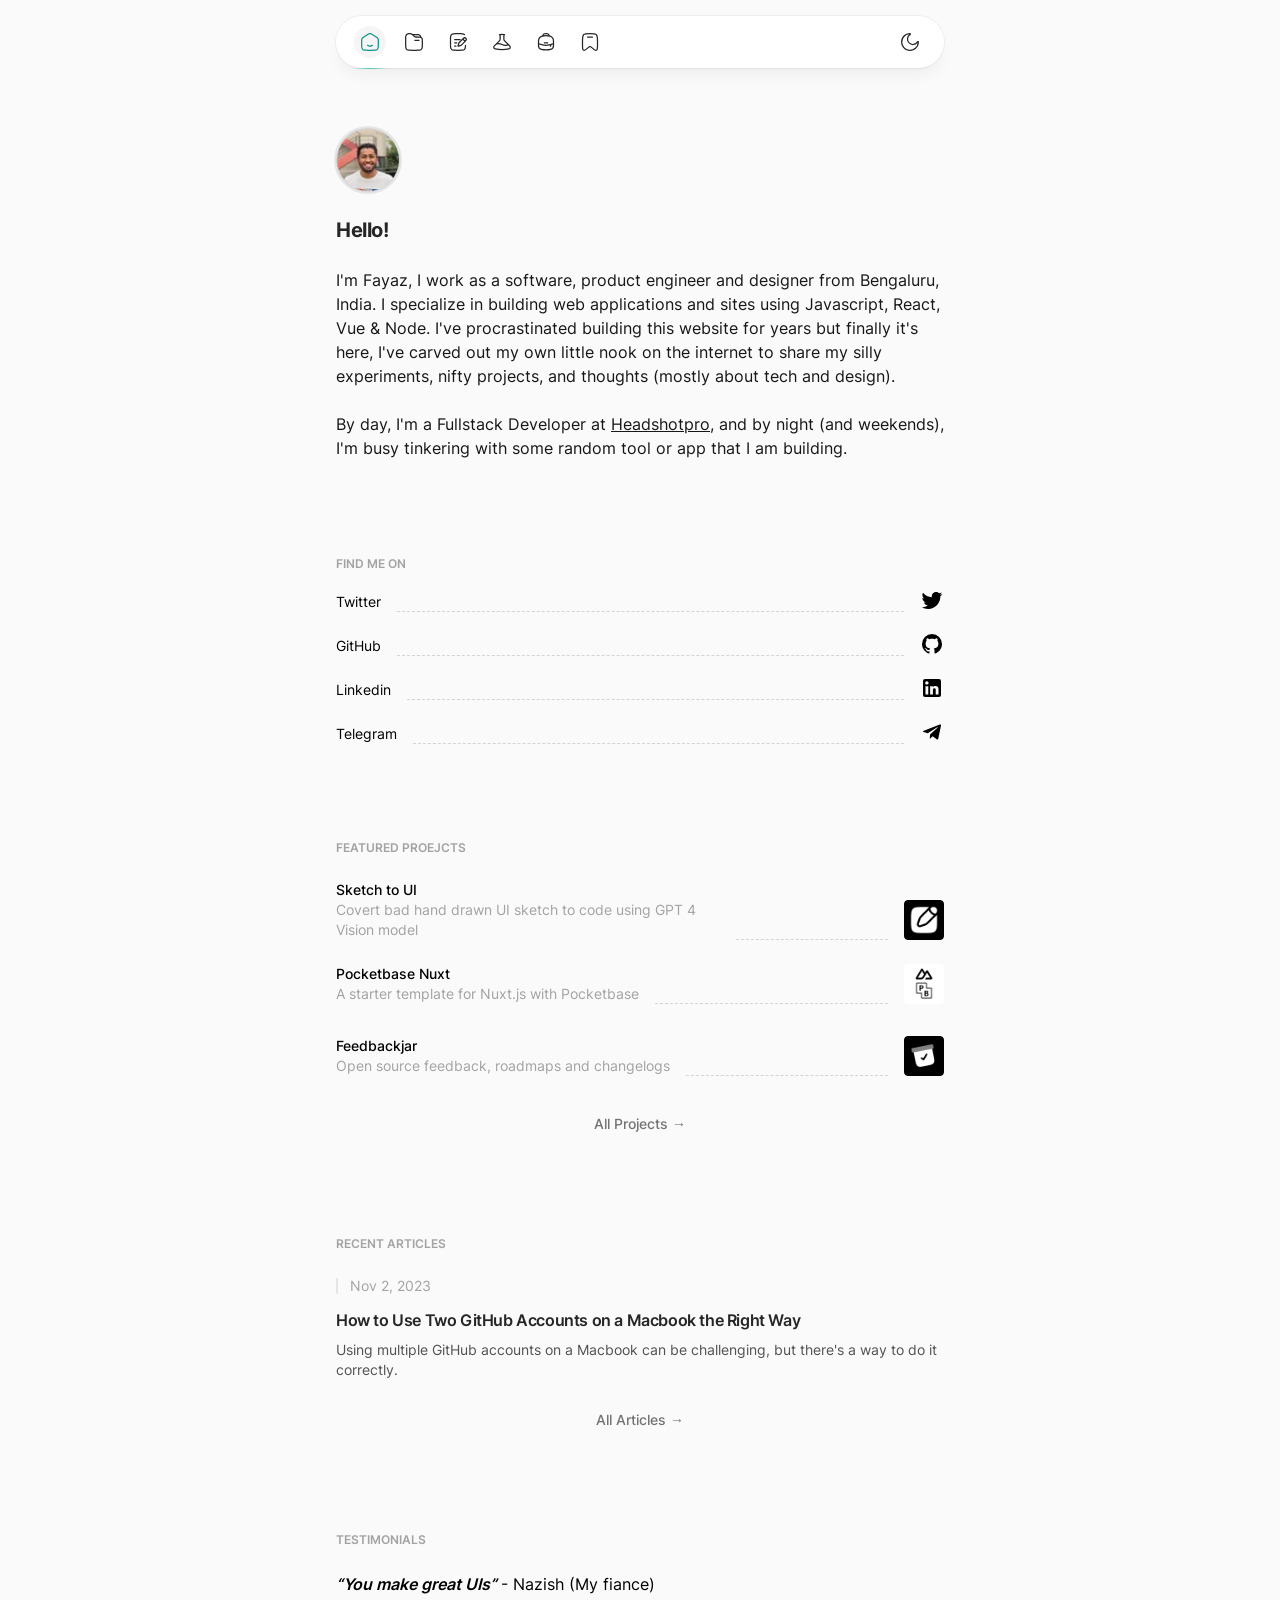
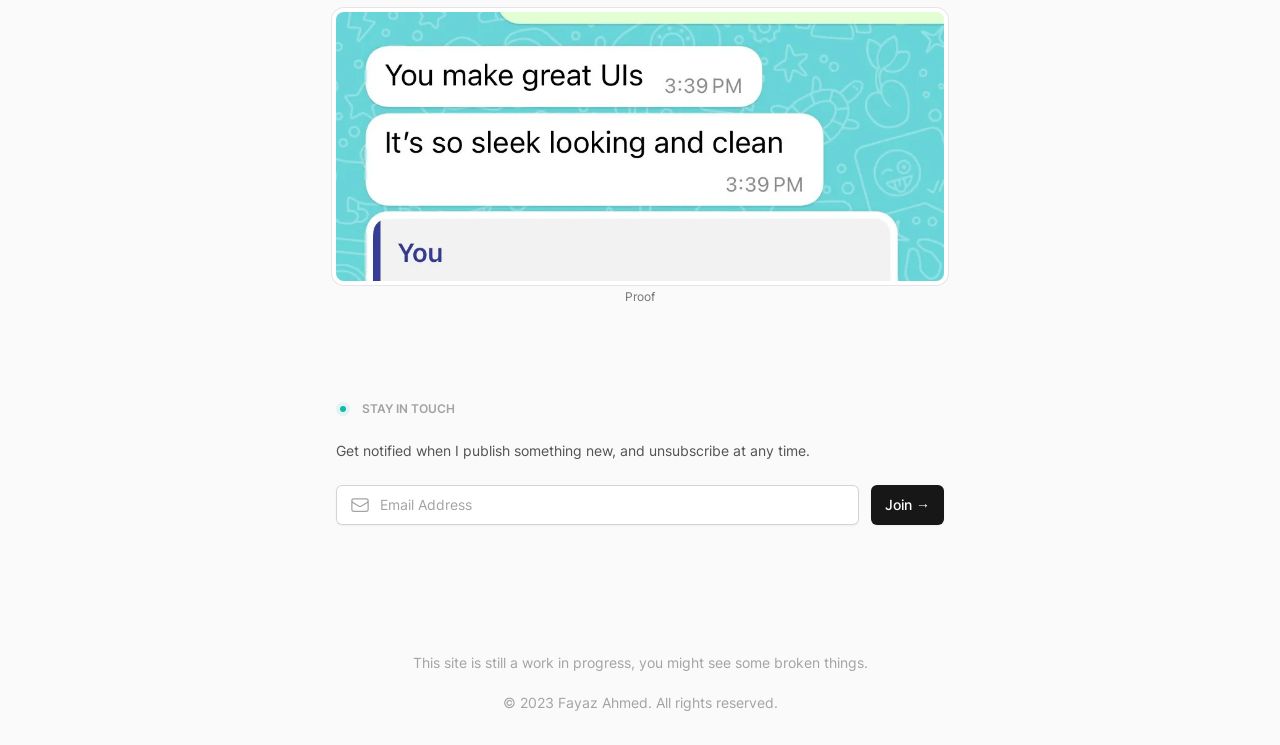
<file: index.html>
<!DOCTYPE html>
<html  lang="en" class="h-full">
<head><meta charset="utf-8">
<meta name="viewport" content="width=device-width, initial-scale=1">
<style id="nuxt-ui-colors">:root {
--color-primary-50: 240 253 250;
--color-primary-100: 204 251 241;
--color-primary-200: 153 246 228;
--color-primary-300: 94 234 212;
--color-primary-400: 45 212 191;
--color-primary-500: 20 184 166;
--color-primary-600: 13 148 136;
--color-primary-700: 15 118 110;
--color-primary-800: 17 94 89;
--color-primary-900: 19 78 74;
--color-primary-950: 4 47 46;
--color-primary-DEFAULT: var(--color-primary-500);

--color-gray-50: 250 250 250;
--color-gray-100: 245 245 245;
--color-gray-200: 229 229 229;
--color-gray-300: 212 212 212;
--color-gray-400: 163 163 163;
--color-gray-500: 115 115 115;
--color-gray-600: 82 82 82;
--color-gray-700: 64 64 64;
--color-gray-800: 38 38 38;
--color-gray-900: 23 23 23;
--color-gray-950: 10 10 10;
}

.dark {
  --color-primary-DEFAULT: var(--color-primary-400);
}
</style>
<title>Fayaz Ahmed</title>
<style> @font-face { font-family: "Inter fallback"; src: local("Noto Sans"); size-adjust: 100.6532%; ascent-override: 96.2463%; descent-override: 23.991%; line-gap-override: 0%; } @font-face { font-family: "Inter fallback"; src: local("Arial"); size-adjust: 107.4014%; ascent-override: 90.199%; descent-override: 22.4836%; line-gap-override: 0%; } @font-face { font-family: "Inter fallback"; src: local("Helvetica Neue"); size-adjust: 106.0574%; ascent-override: 91.342%; descent-override: 22.7685%; line-gap-override: 0%; } @font-face { font-family: "Inter fallback"; src: local("Roboto"); size-adjust: 107.2828%; ascent-override: 90.2987%; descent-override: 22.5085%; line-gap-override: 0%; } @font-face { font-family: "Inter fallback"; src: local("Segoe UI"); size-adjust: 107.1644%; ascent-override: 90.3985%; descent-override: 22.5334%; line-gap-override: 0%; } @font-face { font-family: "Inter fallback"; src: local("BlinkMacSystemFont"); size-adjust: 115.3099%; ascent-override: 84.0128%; descent-override: 20.9416%; line-gap-override: 0%; } @font-face { font-family: "Inter fallback"; src: local("Noto Sans"); size-adjust: 100.6532%; ascent-override: 96.2463%; descent-override: 23.991%; line-gap-override: 0%; } @font-face { font-family: "Inter fallback"; src: local("Arial"); size-adjust: 107.4014%; ascent-override: 90.199%; descent-override: 22.4836%; line-gap-override: 0%; } @font-face { font-family: "Inter fallback"; src: local("Helvetica Neue"); size-adjust: 106.0574%; ascent-override: 91.342%; descent-override: 22.7685%; line-gap-override: 0%; } @font-face { font-family: "Inter fallback"; src: local("Roboto"); size-adjust: 107.2828%; ascent-override: 90.2987%; descent-override: 22.5085%; line-gap-override: 0%; } @font-face { font-family: "Inter fallback"; src: local("Segoe UI"); size-adjust: 107.1644%; ascent-override: 90.3985%; descent-override: 22.5334%; line-gap-override: 0%; } @font-face { font-family: "Inter fallback"; src: local("BlinkMacSystemFont"); size-adjust: 115.3099%; ascent-override: 84.0128%; descent-override: 20.9416%; line-gap-override: 0%; } @font-face { font-family: "Inter fallback"; src: local("Noto Sans"); size-adjust: 100.6532%; ascent-override: 96.2463%; descent-override: 23.991%; line-gap-override: 0%; } @font-face { font-family: "Inter fallback"; src: local("Arial"); size-adjust: 107.4014%; ascent-override: 90.199%; descent-override: 22.4836%; line-gap-override: 0%; } @font-face { font-family: "Inter fallback"; src: local("Helvetica Neue"); size-adjust: 106.0574%; ascent-override: 91.342%; descent-override: 22.7685%; line-gap-override: 0%; } @font-face { font-family: "Inter fallback"; src: local("Roboto"); size-adjust: 107.2828%; ascent-override: 90.2987%; descent-override: 22.5085%; line-gap-override: 0%; } @font-face { font-family: "Inter fallback"; src: local("Segoe UI"); size-adjust: 107.1644%; ascent-override: 90.3985%; descent-override: 22.5334%; line-gap-override: 0%; } @font-face { font-family: "Inter fallback"; src: local("BlinkMacSystemFont"); size-adjust: 115.3099%; ascent-override: 84.0128%; descent-override: 20.9416%; line-gap-override: 0%; } @font-face { font-family: "Inter fallback"; src: local("Noto Sans"); size-adjust: 100.6532%; ascent-override: 96.2463%; descent-override: 23.991%; line-gap-override: 0%; } @font-face { font-family: "Inter fallback"; src: local("Arial"); size-adjust: 107.4014%; ascent-override: 90.199%; descent-override: 22.4836%; line-gap-override: 0%; } @font-face { font-family: "Inter fallback"; src: local("Helvetica Neue"); size-adjust: 106.0574%; ascent-override: 91.342%; descent-override: 22.7685%; line-gap-override: 0%; } @font-face { font-family: "Inter fallback"; src: local("Roboto"); size-adjust: 107.2828%; ascent-override: 90.2987%; descent-override: 22.5085%; line-gap-override: 0%; } @font-face { font-family: "Inter fallback"; src: local("Segoe UI"); size-adjust: 107.1644%; ascent-override: 90.3985%; descent-override: 22.5334%; line-gap-override: 0%; } @font-face { font-family: "Inter fallback"; src: local("BlinkMacSystemFont"); size-adjust: 115.3099%; ascent-override: 84.0128%; descent-override: 20.9416%; line-gap-override: 0%; } @font-face { font-family: "Inter fallback"; src: local("Noto Sans"); size-adjust: 100.6532%; ascent-override: 96.2463%; descent-override: 23.991%; line-gap-override: 0%; } @font-face { font-family: "Inter fallback"; src: local("Arial"); size-adjust: 107.4014%; ascent-override: 90.199%; descent-override: 22.4836%; line-gap-override: 0%; } @font-face { font-family: "Inter fallback"; src: local("Helvetica Neue"); size-adjust: 106.0574%; ascent-override: 91.342%; descent-override: 22.7685%; line-gap-override: 0%; } @font-face { font-family: "Inter fallback"; src: local("Roboto"); size-adjust: 107.2828%; ascent-override: 90.2987%; descent-override: 22.5085%; line-gap-override: 0%; } @font-face { font-family: "Inter fallback"; src: local("Segoe UI"); size-adjust: 107.1644%; ascent-override: 90.3985%; descent-override: 22.5334%; line-gap-override: 0%; } @font-face { font-family: "Inter fallback"; src: local("BlinkMacSystemFont"); size-adjust: 115.3099%; ascent-override: 84.0128%; descent-override: 20.9416%; line-gap-override: 0%; } @font-face { font-family: "Inter fallback"; src: local("Noto Sans"); size-adjust: 100.6532%; ascent-override: 96.2463%; descent-override: 23.991%; line-gap-override: 0%; } @font-face { font-family: "Inter fallback"; src: local("Arial"); size-adjust: 107.4014%; ascent-override: 90.199%; descent-override: 22.4836%; line-gap-override: 0%; } @font-face { font-family: "Inter fallback"; src: local("Helvetica Neue"); size-adjust: 106.0574%; ascent-override: 91.342%; descent-override: 22.7685%; line-gap-override: 0%; } @font-face { font-family: "Inter fallback"; src: local("Roboto"); size-adjust: 107.2828%; ascent-override: 90.2987%; descent-override: 22.5085%; line-gap-override: 0%; } @font-face { font-family: "Inter fallback"; src: local("Segoe UI"); size-adjust: 107.1644%; ascent-override: 90.3985%; descent-override: 22.5334%; line-gap-override: 0%; } @font-face { font-family: "Inter fallback"; src: local("BlinkMacSystemFont"); size-adjust: 115.3099%; ascent-override: 84.0128%; descent-override: 20.9416%; line-gap-override: 0%; } @font-face { font-family: "Inter fallback"; src: local("Noto Sans"); size-adjust: 100.6532%; ascent-override: 96.2463%; descent-override: 23.991%; line-gap-override: 0%; } @font-face { font-family: "Inter fallback"; src: local("Arial"); size-adjust: 107.4014%; ascent-override: 90.199%; descent-override: 22.4836%; line-gap-override: 0%; } @font-face { font-family: "Inter fallback"; src: local("Helvetica Neue"); size-adjust: 106.0574%; ascent-override: 91.342%; descent-override: 22.7685%; line-gap-override: 0%; } @font-face { font-family: "Inter fallback"; src: local("Roboto"); size-adjust: 107.2828%; ascent-override: 90.2987%; descent-override: 22.5085%; line-gap-override: 0%; } @font-face { font-family: "Inter fallback"; src: local("Segoe UI"); size-adjust: 107.1644%; ascent-override: 90.3985%; descent-override: 22.5334%; line-gap-override: 0%; } @font-face { font-family: "Inter fallback"; src: local("BlinkMacSystemFont"); size-adjust: 115.3099%; ascent-override: 84.0128%; descent-override: 20.9416%; line-gap-override: 0%; } @font-face { font-family: "Inter fallback"; src: local("Noto Sans"); size-adjust: 100.6532%; ascent-override: 96.2463%; descent-override: 23.991%; line-gap-override: 0%; } @font-face { font-family: "Inter fallback"; src: local("Arial"); size-adjust: 107.4014%; ascent-override: 90.199%; descent-override: 22.4836%; line-gap-override: 0%; } @font-face { font-family: "Inter fallback"; src: local("Helvetica Neue"); size-adjust: 106.0574%; ascent-override: 91.342%; descent-override: 22.7685%; line-gap-override: 0%; } @font-face { font-family: "Inter fallback"; src: local("Roboto"); size-adjust: 107.2828%; ascent-override: 90.2987%; descent-override: 22.5085%; line-gap-override: 0%; } @font-face { font-family: "Inter fallback"; src: local("Segoe UI"); size-adjust: 107.1644%; ascent-override: 90.3985%; descent-override: 22.5334%; line-gap-override: 0%; } @font-face { font-family: "Inter fallback"; src: local("BlinkMacSystemFont"); size-adjust: 115.3099%; ascent-override: 84.0128%; descent-override: 20.9416%; line-gap-override: 0%; } @font-face { font-family: "Inter fallback"; src: local("Noto Sans"); size-adjust: 100.6532%; ascent-override: 96.2463%; descent-override: 23.991%; line-gap-override: 0%; } @font-face { font-family: "Inter fallback"; src: local("Arial"); size-adjust: 107.4014%; ascent-override: 90.199%; descent-override: 22.4836%; line-gap-override: 0%; } @font-face { font-family: "Inter fallback"; src: local("Helvetica Neue"); size-adjust: 106.0574%; ascent-override: 91.342%; descent-override: 22.7685%; line-gap-override: 0%; } @font-face { font-family: "Inter fallback"; src: local("Roboto"); size-adjust: 107.2828%; ascent-override: 90.2987%; descent-override: 22.5085%; line-gap-override: 0%; } @font-face { font-family: "Inter fallback"; src: local("Segoe UI"); size-adjust: 107.1644%; ascent-override: 90.3985%; descent-override: 22.5334%; line-gap-override: 0%; } @font-face { font-family: "Inter fallback"; src: local("BlinkMacSystemFont"); size-adjust: 115.3099%; ascent-override: 84.0128%; descent-override: 20.9416%; line-gap-override: 0%; } @font-face { font-family: "Inter fallback"; src: local("Noto Sans"); size-adjust: 100.6532%; ascent-override: 96.2463%; descent-override: 23.991%; line-gap-override: 0%; } @font-face { font-family: "Inter fallback"; src: local("Arial"); size-adjust: 107.4014%; ascent-override: 90.199%; descent-override: 22.4836%; line-gap-override: 0%; } @font-face { font-family: "Inter fallback"; src: local("Helvetica Neue"); size-adjust: 106.0574%; ascent-override: 91.342%; descent-override: 22.7685%; line-gap-override: 0%; } @font-face { font-family: "Inter fallback"; src: local("Roboto"); size-adjust: 107.2828%; ascent-override: 90.2987%; descent-override: 22.5085%; line-gap-override: 0%; } @font-face { font-family: "Inter fallback"; src: local("Segoe UI"); size-adjust: 107.1644%; ascent-override: 90.3985%; descent-override: 22.5334%; line-gap-override: 0%; } @font-face { font-family: "Inter fallback"; src: local("BlinkMacSystemFont"); size-adjust: 115.3099%; ascent-override: 84.0128%; descent-override: 20.9416%; line-gap-override: 0%; } @font-face { font-family: "Inter fallback"; src: local("Noto Sans"); size-adjust: 100.6532%; ascent-override: 96.2463%; descent-override: 23.991%; line-gap-override: 0%; } @font-face { font-family: "Inter fallback"; src: local("Arial"); size-adjust: 107.4014%; ascent-override: 90.199%; descent-override: 22.4836%; line-gap-override: 0%; } @font-face { font-family: "Inter fallback"; src: local("Helvetica Neue"); size-adjust: 106.0574%; ascent-override: 91.342%; descent-override: 22.7685%; line-gap-override: 0%; } @font-face { font-family: "Inter fallback"; src: local("Roboto"); size-adjust: 107.2828%; ascent-override: 90.2987%; descent-override: 22.5085%; line-gap-override: 0%; } @font-face { font-family: "Inter fallback"; src: local("Segoe UI"); size-adjust: 107.1644%; ascent-override: 90.3985%; descent-override: 22.5334%; line-gap-override: 0%; } @font-face { font-family: "Inter fallback"; src: local("BlinkMacSystemFont"); size-adjust: 115.3099%; ascent-override: 84.0128%; descent-override: 20.9416%; line-gap-override: 0%; } @font-face { font-family: "Inter fallback"; src: local("Noto Sans"); size-adjust: 100.6532%; ascent-override: 96.2463%; descent-override: 23.991%; line-gap-override: 0%; } @font-face { font-family: "Inter fallback"; src: local("Arial"); size-adjust: 107.4014%; ascent-override: 90.199%; descent-override: 22.4836%; line-gap-override: 0%; } @font-face { font-family: "Inter fallback"; src: local("Helvetica Neue"); size-adjust: 106.0574%; ascent-override: 91.342%; descent-override: 22.7685%; line-gap-override: 0%; } @font-face { font-family: "Inter fallback"; src: local("Roboto"); size-adjust: 107.2828%; ascent-override: 90.2987%; descent-override: 22.5085%; line-gap-override: 0%; } @font-face { font-family: "Inter fallback"; src: local("Segoe UI"); size-adjust: 107.1644%; ascent-override: 90.3985%; descent-override: 22.5334%; line-gap-override: 0%; } @font-face { font-family: "Inter fallback"; src: local("BlinkMacSystemFont"); size-adjust: 115.3099%; ascent-override: 84.0128%; descent-override: 20.9416%; line-gap-override: 0%; } @font-face { font-family: "Inter fallback"; src: local("Noto Sans"); size-adjust: 100.6532%; ascent-override: 96.2463%; descent-override: 23.991%; line-gap-override: 0%; } @font-face { font-family: "Inter fallback"; src: local("Arial"); size-adjust: 107.4014%; ascent-override: 90.199%; descent-override: 22.4836%; line-gap-override: 0%; } @font-face { font-family: "Inter fallback"; src: local("Helvetica Neue"); size-adjust: 106.0574%; ascent-override: 91.342%; descent-override: 22.7685%; line-gap-override: 0%; } @font-face { font-family: "Inter fallback"; src: local("Roboto"); size-adjust: 107.2828%; ascent-override: 90.2987%; descent-override: 22.5085%; line-gap-override: 0%; } @font-face { font-family: "Inter fallback"; src: local("Segoe UI"); size-adjust: 107.1644%; ascent-override: 90.3985%; descent-override: 22.5334%; line-gap-override: 0%; } @font-face { font-family: "Inter fallback"; src: local("BlinkMacSystemFont"); size-adjust: 115.3099%; ascent-override: 84.0128%; descent-override: 20.9416%; line-gap-override: 0%; } @font-face { font-family: "Inter fallback"; src: local("Noto Sans"); size-adjust: 100.6532%; ascent-override: 96.2463%; descent-override: 23.991%; line-gap-override: 0%; } @font-face { font-family: "Inter fallback"; src: local("Arial"); size-adjust: 107.4014%; ascent-override: 90.199%; descent-override: 22.4836%; line-gap-override: 0%; } @font-face { font-family: "Inter fallback"; src: local("Helvetica Neue"); size-adjust: 106.0574%; ascent-override: 91.342%; descent-override: 22.7685%; line-gap-override: 0%; } @font-face { font-family: "Inter fallback"; src: local("Roboto"); size-adjust: 107.2828%; ascent-override: 90.2987%; descent-override: 22.5085%; line-gap-override: 0%; } @font-face { font-family: "Inter fallback"; src: local("Segoe UI"); size-adjust: 107.1644%; ascent-override: 90.3985%; descent-override: 22.5334%; line-gap-override: 0%; } @font-face { font-family: "Inter fallback"; src: local("BlinkMacSystemFont"); size-adjust: 115.3099%; ascent-override: 84.0128%; descent-override: 20.9416%; line-gap-override: 0%; } @font-face { font-family: "Inter fallback"; src: local("Noto Sans"); size-adjust: 100.6532%; ascent-override: 96.2463%; descent-override: 23.991%; line-gap-override: 0%; } @font-face { font-family: "Inter fallback"; src: local("Arial"); size-adjust: 107.4014%; ascent-override: 90.199%; descent-override: 22.4836%; line-gap-override: 0%; } @font-face { font-family: "Inter fallback"; src: local("Helvetica Neue"); size-adjust: 106.0574%; ascent-override: 91.342%; descent-override: 22.7685%; line-gap-override: 0%; } @font-face { font-family: "Inter fallback"; src: local("Roboto"); size-adjust: 107.2828%; ascent-override: 90.2987%; descent-override: 22.5085%; line-gap-override: 0%; } @font-face { font-family: "Inter fallback"; src: local("Segoe UI"); size-adjust: 107.1644%; ascent-override: 90.3985%; descent-override: 22.5334%; line-gap-override: 0%; } @font-face { font-family: "Inter fallback"; src: local("BlinkMacSystemFont"); size-adjust: 115.3099%; ascent-override: 84.0128%; descent-override: 20.9416%; line-gap-override: 0%; } @font-face { font-family: "Inter fallback"; src: local("Noto Sans"); size-adjust: 100.6532%; ascent-override: 96.2463%; descent-override: 23.991%; line-gap-override: 0%; } @font-face { font-family: "Inter fallback"; src: local("Arial"); size-adjust: 107.4014%; ascent-override: 90.199%; descent-override: 22.4836%; line-gap-override: 0%; } @font-face { font-family: "Inter fallback"; src: local("Helvetica Neue"); size-adjust: 106.0574%; ascent-override: 91.342%; descent-override: 22.7685%; line-gap-override: 0%; } @font-face { font-family: "Inter fallback"; src: local("Roboto"); size-adjust: 107.2828%; ascent-override: 90.2987%; descent-override: 22.5085%; line-gap-override: 0%; } @font-face { font-family: "Inter fallback"; src: local("Segoe UI"); size-adjust: 107.1644%; ascent-override: 90.3985%; descent-override: 22.5334%; line-gap-override: 0%; } @font-face { font-family: "Inter fallback"; src: local("BlinkMacSystemFont"); size-adjust: 115.3099%; ascent-override: 84.0128%; descent-override: 20.9416%; line-gap-override: 0%; } @font-face { font-family: "Inter fallback"; src: local("Noto Sans"); size-adjust: 100.6532%; ascent-override: 96.2463%; descent-override: 23.991%; line-gap-override: 0%; } @font-face { font-family: "Inter fallback"; src: local("Arial"); size-adjust: 107.4014%; ascent-override: 90.199%; descent-override: 22.4836%; line-gap-override: 0%; } @font-face { font-family: "Inter fallback"; src: local("Helvetica Neue"); size-adjust: 106.0574%; ascent-override: 91.342%; descent-override: 22.7685%; line-gap-override: 0%; } @font-face { font-family: "Inter fallback"; src: local("Roboto"); size-adjust: 107.2828%; ascent-override: 90.2987%; descent-override: 22.5085%; line-gap-override: 0%; } @font-face { font-family: "Inter fallback"; src: local("Segoe UI"); size-adjust: 107.1644%; ascent-override: 90.3985%; descent-override: 22.5334%; line-gap-override: 0%; } @font-face { font-family: "Inter fallback"; src: local("BlinkMacSystemFont"); size-adjust: 115.3099%; ascent-override: 84.0128%; descent-override: 20.9416%; line-gap-override: 0%; } @font-face { font-family: "Inter fallback"; src: local("Noto Sans"); size-adjust: 100.6532%; ascent-override: 96.2463%; descent-override: 23.991%; line-gap-override: 0%; } @font-face { font-family: "Inter fallback"; src: local("Arial"); size-adjust: 107.4014%; ascent-override: 90.199%; descent-override: 22.4836%; line-gap-override: 0%; } @font-face { font-family: "Inter fallback"; src: local("Helvetica Neue"); size-adjust: 106.0574%; ascent-override: 91.342%; descent-override: 22.7685%; line-gap-override: 0%; } @font-face { font-family: "Inter fallback"; src: local("Roboto"); size-adjust: 107.2828%; ascent-override: 90.2987%; descent-override: 22.5085%; line-gap-override: 0%; } @font-face { font-family: "Inter fallback"; src: local("Segoe UI"); size-adjust: 107.1644%; ascent-override: 90.3985%; descent-override: 22.5334%; line-gap-override: 0%; } @font-face { font-family: "Inter fallback"; src: local("BlinkMacSystemFont"); size-adjust: 115.3099%; ascent-override: 84.0128%; descent-override: 20.9416%; line-gap-override: 0%; } @font-face { font-family: "Inter fallback"; src: local("Noto Sans"); size-adjust: 100.6532%; ascent-override: 96.2463%; descent-override: 23.991%; line-gap-override: 0%; } @font-face { font-family: "Inter fallback"; src: local("Arial"); size-adjust: 107.4014%; ascent-override: 90.199%; descent-override: 22.4836%; line-gap-override: 0%; } @font-face { font-family: "Inter fallback"; src: local("Helvetica Neue"); size-adjust: 106.0574%; ascent-override: 91.342%; descent-override: 22.7685%; line-gap-override: 0%; } @font-face { font-family: "Inter fallback"; src: local("Roboto"); size-adjust: 107.2828%; ascent-override: 90.2987%; descent-override: 22.5085%; line-gap-override: 0%; } @font-face { font-family: "Inter fallback"; src: local("Segoe UI"); size-adjust: 107.1644%; ascent-override: 90.3985%; descent-override: 22.5334%; line-gap-override: 0%; } @font-face { font-family: "Inter fallback"; src: local("BlinkMacSystemFont"); size-adjust: 115.3099%; ascent-override: 84.0128%; descent-override: 20.9416%; line-gap-override: 0%; } @font-face { font-family: "Inter fallback"; src: local("Noto Sans"); size-adjust: 100.6532%; ascent-override: 96.2463%; descent-override: 23.991%; line-gap-override: 0%; } @font-face { font-family: "Inter fallback"; src: local("Arial"); size-adjust: 107.4014%; ascent-override: 90.199%; descent-override: 22.4836%; line-gap-override: 0%; } @font-face { font-family: "Inter fallback"; src: local("Helvetica Neue"); size-adjust: 106.0574%; ascent-override: 91.342%; descent-override: 22.7685%; line-gap-override: 0%; } @font-face { font-family: "Inter fallback"; src: local("Roboto"); size-adjust: 107.2828%; ascent-override: 90.2987%; descent-override: 22.5085%; line-gap-override: 0%; } @font-face { font-family: "Inter fallback"; src: local("Segoe UI"); size-adjust: 107.1644%; ascent-override: 90.3985%; descent-override: 22.5334%; line-gap-override: 0%; } @font-face { font-family: "Inter fallback"; src: local("BlinkMacSystemFont"); size-adjust: 115.3099%; ascent-override: 84.0128%; descent-override: 20.9416%; line-gap-override: 0%; } @font-face { font-family: "Inter fallback"; src: local("Noto Sans"); size-adjust: 100.6532%; ascent-override: 96.2463%; descent-override: 23.991%; line-gap-override: 0%; } @font-face { font-family: "Inter fallback"; src: local("Arial"); size-adjust: 107.4014%; ascent-override: 90.199%; descent-override: 22.4836%; line-gap-override: 0%; } @font-face { font-family: "Inter fallback"; src: local("Helvetica Neue"); size-adjust: 106.0574%; ascent-override: 91.342%; descent-override: 22.7685%; line-gap-override: 0%; } @font-face { font-family: "Inter fallback"; src: local("Roboto"); size-adjust: 107.2828%; ascent-override: 90.2987%; descent-override: 22.5085%; line-gap-override: 0%; } @font-face { font-family: "Inter fallback"; src: local("Segoe UI"); size-adjust: 107.1644%; ascent-override: 90.3985%; descent-override: 22.5334%; line-gap-override: 0%; } @font-face { font-family: "Inter fallback"; src: local("BlinkMacSystemFont"); size-adjust: 115.3099%; ascent-override: 84.0128%; descent-override: 20.9416%; line-gap-override: 0%; } @font-face { font-family: "Inter fallback"; src: local("Noto Sans"); size-adjust: 100.6532%; ascent-override: 96.2463%; descent-override: 23.991%; line-gap-override: 0%; } @font-face { font-family: "Inter fallback"; src: local("Arial"); size-adjust: 107.4014%; ascent-override: 90.199%; descent-override: 22.4836%; line-gap-override: 0%; } @font-face { font-family: "Inter fallback"; src: local("Helvetica Neue"); size-adjust: 106.0574%; ascent-override: 91.342%; descent-override: 22.7685%; line-gap-override: 0%; } @font-face { font-family: "Inter fallback"; src: local("Roboto"); size-adjust: 107.2828%; ascent-override: 90.2987%; descent-override: 22.5085%; line-gap-override: 0%; } @font-face { font-family: "Inter fallback"; src: local("Segoe UI"); size-adjust: 107.1644%; ascent-override: 90.3985%; descent-override: 22.5334%; line-gap-override: 0%; } @font-face { font-family: "Inter fallback"; src: local("BlinkMacSystemFont"); size-adjust: 115.3099%; ascent-override: 84.0128%; descent-override: 20.9416%; line-gap-override: 0%; } @font-face { font-family: "Inter fallback"; src: local("Noto Sans"); size-adjust: 100.6532%; ascent-override: 96.2463%; descent-override: 23.991%; line-gap-override: 0%; } @font-face { font-family: "Inter fallback"; src: local("Arial"); size-adjust: 107.4014%; ascent-override: 90.199%; descent-override: 22.4836%; line-gap-override: 0%; } @font-face { font-family: "Inter fallback"; src: local("Helvetica Neue"); size-adjust: 106.0574%; ascent-override: 91.342%; descent-override: 22.7685%; line-gap-override: 0%; } @font-face { font-family: "Inter fallback"; src: local("Roboto"); size-adjust: 107.2828%; ascent-override: 90.2987%; descent-override: 22.5085%; line-gap-override: 0%; } @font-face { font-family: "Inter fallback"; src: local("Segoe UI"); size-adjust: 107.1644%; ascent-override: 90.3985%; descent-override: 22.5334%; line-gap-override: 0%; } @font-face { font-family: "Inter fallback"; src: local("BlinkMacSystemFont"); size-adjust: 115.3099%; ascent-override: 84.0128%; descent-override: 20.9416%; line-gap-override: 0%; } @font-face { font-family: "Inter fallback"; src: local("Noto Sans"); size-adjust: 100.6532%; ascent-override: 96.2463%; descent-override: 23.991%; line-gap-override: 0%; } @font-face { font-family: "Inter fallback"; src: local("Arial"); size-adjust: 107.4014%; ascent-override: 90.199%; descent-override: 22.4836%; line-gap-override: 0%; } @font-face { font-family: "Inter fallback"; src: local("Helvetica Neue"); size-adjust: 106.0574%; ascent-override: 91.342%; descent-override: 22.7685%; line-gap-override: 0%; } @font-face { font-family: "Inter fallback"; src: local("Roboto"); size-adjust: 107.2828%; ascent-override: 90.2987%; descent-override: 22.5085%; line-gap-override: 0%; } @font-face { font-family: "Inter fallback"; src: local("Segoe UI"); size-adjust: 107.1644%; ascent-override: 90.3985%; descent-override: 22.5334%; line-gap-override: 0%; } @font-face { font-family: "Inter fallback"; src: local("BlinkMacSystemFont"); size-adjust: 115.3099%; ascent-override: 84.0128%; descent-override: 20.9416%; line-gap-override: 0%; } @font-face { font-family: "Inter fallback"; src: local("Noto Sans"); size-adjust: 100.6532%; ascent-override: 96.2463%; descent-override: 23.991%; line-gap-override: 0%; } @font-face { font-family: "Inter fallback"; src: local("Arial"); size-adjust: 107.4014%; ascent-override: 90.199%; descent-override: 22.4836%; line-gap-override: 0%; } @font-face { font-family: "Inter fallback"; src: local("Helvetica Neue"); size-adjust: 106.0574%; ascent-override: 91.342%; descent-override: 22.7685%; line-gap-override: 0%; } @font-face { font-family: "Inter fallback"; src: local("Roboto"); size-adjust: 107.2828%; ascent-override: 90.2987%; descent-override: 22.5085%; line-gap-override: 0%; } @font-face { font-family: "Inter fallback"; src: local("Segoe UI"); size-adjust: 107.1644%; ascent-override: 90.3985%; descent-override: 22.5334%; line-gap-override: 0%; } @font-face { font-family: "Inter fallback"; src: local("BlinkMacSystemFont"); size-adjust: 115.3099%; ascent-override: 84.0128%; descent-override: 20.9416%; line-gap-override: 0%; } @font-face { font-family: "Inter fallback"; src: local("Noto Sans"); size-adjust: 100.6532%; ascent-override: 96.2463%; descent-override: 23.991%; line-gap-override: 0%; } @font-face { font-family: "Inter fallback"; src: local("Arial"); size-adjust: 107.4014%; ascent-override: 90.199%; descent-override: 22.4836%; line-gap-override: 0%; } @font-face { font-family: "Inter fallback"; src: local("Helvetica Neue"); size-adjust: 106.0574%; ascent-override: 91.342%; descent-override: 22.7685%; line-gap-override: 0%; } @font-face { font-family: "Inter fallback"; src: local("Roboto"); size-adjust: 107.2828%; ascent-override: 90.2987%; descent-override: 22.5085%; line-gap-override: 0%; } @font-face { font-family: "Inter fallback"; src: local("Segoe UI"); size-adjust: 107.1644%; ascent-override: 90.3985%; descent-override: 22.5334%; line-gap-override: 0%; } @font-face { font-family: "Inter fallback"; src: local("BlinkMacSystemFont"); size-adjust: 115.3099%; ascent-override: 84.0128%; descent-override: 20.9416%; line-gap-override: 0%; } @font-face { font-family: "Inter fallback"; src: local("Noto Sans"); size-adjust: 100.6532%; ascent-override: 96.2463%; descent-override: 23.991%; line-gap-override: 0%; } @font-face { font-family: "Inter fallback"; src: local("Arial"); size-adjust: 107.4014%; ascent-override: 90.199%; descent-override: 22.4836%; line-gap-override: 0%; } @font-face { font-family: "Inter fallback"; src: local("Helvetica Neue"); size-adjust: 106.0574%; ascent-override: 91.342%; descent-override: 22.7685%; line-gap-override: 0%; } @font-face { font-family: "Inter fallback"; src: local("Roboto"); size-adjust: 107.2828%; ascent-override: 90.2987%; descent-override: 22.5085%; line-gap-override: 0%; } @font-face { font-family: "Inter fallback"; src: local("Segoe UI"); size-adjust: 107.1644%; ascent-override: 90.3985%; descent-override: 22.5334%; line-gap-override: 0%; } @font-face { font-family: "Inter fallback"; src: local("BlinkMacSystemFont"); size-adjust: 115.3099%; ascent-override: 84.0128%; descent-override: 20.9416%; line-gap-override: 0%; } @font-face { font-family: "Inter fallback"; src: local("Noto Sans"); size-adjust: 100.6532%; ascent-override: 96.2463%; descent-override: 23.991%; line-gap-override: 0%; } @font-face { font-family: "Inter fallback"; src: local("Arial"); size-adjust: 107.4014%; ascent-override: 90.199%; descent-override: 22.4836%; line-gap-override: 0%; } @font-face { font-family: "Inter fallback"; src: local("Helvetica Neue"); size-adjust: 106.0574%; ascent-override: 91.342%; descent-override: 22.7685%; line-gap-override: 0%; } @font-face { font-family: "Inter fallback"; src: local("Roboto"); size-adjust: 107.2828%; ascent-override: 90.2987%; descent-override: 22.5085%; line-gap-override: 0%; } @font-face { font-family: "Inter fallback"; src: local("Segoe UI"); size-adjust: 107.1644%; ascent-override: 90.3985%; descent-override: 22.5334%; line-gap-override: 0%; } @font-face { font-family: "Inter fallback"; src: local("BlinkMacSystemFont"); size-adjust: 115.3099%; ascent-override: 84.0128%; descent-override: 20.9416%; line-gap-override: 0%; } @font-face { font-family: "Inter fallback"; src: local("Noto Sans"); size-adjust: 100.6532%; ascent-override: 96.2463%; descent-override: 23.991%; line-gap-override: 0%; } @font-face { font-family: "Inter fallback"; src: local("Arial"); size-adjust: 107.4014%; ascent-override: 90.199%; descent-override: 22.4836%; line-gap-override: 0%; } @font-face { font-family: "Inter fallback"; src: local("Helvetica Neue"); size-adjust: 106.0574%; ascent-override: 91.342%; descent-override: 22.7685%; line-gap-override: 0%; } @font-face { font-family: "Inter fallback"; src: local("Roboto"); size-adjust: 107.2828%; ascent-override: 90.2987%; descent-override: 22.5085%; line-gap-override: 0%; } @font-face { font-family: "Inter fallback"; src: local("Segoe UI"); size-adjust: 107.1644%; ascent-override: 90.3985%; descent-override: 22.5334%; line-gap-override: 0%; } @font-face { font-family: "Inter fallback"; src: local("BlinkMacSystemFont"); size-adjust: 115.3099%; ascent-override: 84.0128%; descent-override: 20.9416%; line-gap-override: 0%; } @font-face { font-family: "Inter fallback"; src: local("Noto Sans"); size-adjust: 100.6532%; ascent-override: 96.2463%; descent-override: 23.991%; line-gap-override: 0%; } @font-face { font-family: "Inter fallback"; src: local("Arial"); size-adjust: 107.4014%; ascent-override: 90.199%; descent-override: 22.4836%; line-gap-override: 0%; } @font-face { font-family: "Inter fallback"; src: local("Helvetica Neue"); size-adjust: 106.0574%; ascent-override: 91.342%; descent-override: 22.7685%; line-gap-override: 0%; } @font-face { font-family: "Inter fallback"; src: local("Roboto"); size-adjust: 107.2828%; ascent-override: 90.2987%; descent-override: 22.5085%; line-gap-override: 0%; } @font-face { font-family: "Inter fallback"; src: local("Segoe UI"); size-adjust: 107.1644%; ascent-override: 90.3985%; descent-override: 22.5334%; line-gap-override: 0%; } @font-face { font-family: "Inter fallback"; src: local("BlinkMacSystemFont"); size-adjust: 115.3099%; ascent-override: 84.0128%; descent-override: 20.9416%; line-gap-override: 0%; } @font-face { font-family: "Inter fallback"; src: local("Noto Sans"); size-adjust: 100.6532%; ascent-override: 96.2463%; descent-override: 23.991%; line-gap-override: 0%; } @font-face { font-family: "Inter fallback"; src: local("Arial"); size-adjust: 107.4014%; ascent-override: 90.199%; descent-override: 22.4836%; line-gap-override: 0%; } @font-face { font-family: "Inter fallback"; src: local("Helvetica Neue"); size-adjust: 106.0574%; ascent-override: 91.342%; descent-override: 22.7685%; line-gap-override: 0%; } @font-face { font-family: "Inter fallback"; src: local("Roboto"); size-adjust: 107.2828%; ascent-override: 90.2987%; descent-override: 22.5085%; line-gap-override: 0%; } @font-face { font-family: "Inter fallback"; src: local("Segoe UI"); size-adjust: 107.1644%; ascent-override: 90.3985%; descent-override: 22.5334%; line-gap-override: 0%; } @font-face { font-family: "Inter fallback"; src: local("BlinkMacSystemFont"); size-adjust: 115.3099%; ascent-override: 84.0128%; descent-override: 20.9416%; line-gap-override: 0%; } @font-face { font-family: "Inter fallback"; src: local("Noto Sans"); size-adjust: 100.6532%; ascent-override: 96.2463%; descent-override: 23.991%; line-gap-override: 0%; } @font-face { font-family: "Inter fallback"; src: local("Arial"); size-adjust: 107.4014%; ascent-override: 90.199%; descent-override: 22.4836%; line-gap-override: 0%; } @font-face { font-family: "Inter fallback"; src: local("Helvetica Neue"); size-adjust: 106.0574%; ascent-override: 91.342%; descent-override: 22.7685%; line-gap-override: 0%; } @font-face { font-family: "Inter fallback"; src: local("Roboto"); size-adjust: 107.2828%; ascent-override: 90.2987%; descent-override: 22.5085%; line-gap-override: 0%; } @font-face { font-family: "Inter fallback"; src: local("Segoe UI"); size-adjust: 107.1644%; ascent-override: 90.3985%; descent-override: 22.5334%; line-gap-override: 0%; } @font-face { font-family: "Inter fallback"; src: local("BlinkMacSystemFont"); size-adjust: 115.3099%; ascent-override: 84.0128%; descent-override: 20.9416%; line-gap-override: 0%; } @font-face { font-family: "Inter fallback"; src: local("Noto Sans"); size-adjust: 100.6532%; ascent-override: 96.2463%; descent-override: 23.991%; line-gap-override: 0%; } @font-face { font-family: "Inter fallback"; src: local("Arial"); size-adjust: 107.4014%; ascent-override: 90.199%; descent-override: 22.4836%; line-gap-override: 0%; } @font-face { font-family: "Inter fallback"; src: local("Helvetica Neue"); size-adjust: 106.0574%; ascent-override: 91.342%; descent-override: 22.7685%; line-gap-override: 0%; } @font-face { font-family: "Inter fallback"; src: local("Roboto"); size-adjust: 107.2828%; ascent-override: 90.2987%; descent-override: 22.5085%; line-gap-override: 0%; } @font-face { font-family: "Inter fallback"; src: local("Segoe UI"); size-adjust: 107.1644%; ascent-override: 90.3985%; descent-override: 22.5334%; line-gap-override: 0%; } @font-face { font-family: "Inter fallback"; src: local("BlinkMacSystemFont"); size-adjust: 115.3099%; ascent-override: 84.0128%; descent-override: 20.9416%; line-gap-override: 0%; } @font-face { font-family: "Inter fallback"; src: local("Noto Sans"); size-adjust: 100.6532%; ascent-override: 96.2463%; descent-override: 23.991%; line-gap-override: 0%; } @font-face { font-family: "Inter fallback"; src: local("Arial"); size-adjust: 107.4014%; ascent-override: 90.199%; descent-override: 22.4836%; line-gap-override: 0%; } @font-face { font-family: "Inter fallback"; src: local("Helvetica Neue"); size-adjust: 106.0574%; ascent-override: 91.342%; descent-override: 22.7685%; line-gap-override: 0%; } @font-face { font-family: "Inter fallback"; src: local("Roboto"); size-adjust: 107.2828%; ascent-override: 90.2987%; descent-override: 22.5085%; line-gap-override: 0%; } @font-face { font-family: "Inter fallback"; src: local("Segoe UI"); size-adjust: 107.1644%; ascent-override: 90.3985%; descent-override: 22.5334%; line-gap-override: 0%; } @font-face { font-family: "Inter fallback"; src: local("BlinkMacSystemFont"); size-adjust: 115.3099%; ascent-override: 84.0128%; descent-override: 20.9416%; line-gap-override: 0%; } @font-face { font-family: "Inter fallback"; src: local("Noto Sans"); size-adjust: 100.6532%; ascent-override: 96.2463%; descent-override: 23.991%; line-gap-override: 0%; } @font-face { font-family: "Inter fallback"; src: local("Arial"); size-adjust: 107.4014%; ascent-override: 90.199%; descent-override: 22.4836%; line-gap-override: 0%; } @font-face { font-family: "Inter fallback"; src: local("Helvetica Neue"); size-adjust: 106.0574%; ascent-override: 91.342%; descent-override: 22.7685%; line-gap-override: 0%; } @font-face { font-family: "Inter fallback"; src: local("Roboto"); size-adjust: 107.2828%; ascent-override: 90.2987%; descent-override: 22.5085%; line-gap-override: 0%; } @font-face { font-family: "Inter fallback"; src: local("Segoe UI"); size-adjust: 107.1644%; ascent-override: 90.3985%; descent-override: 22.5334%; line-gap-override: 0%; } @font-face { font-family: "Inter fallback"; src: local("BlinkMacSystemFont"); size-adjust: 115.3099%; ascent-override: 84.0128%; descent-override: 20.9416%; line-gap-override: 0%; } @font-face { font-family: "Inter fallback"; src: local("Noto Sans"); size-adjust: 100.6532%; ascent-override: 96.2463%; descent-override: 23.991%; line-gap-override: 0%; } @font-face { font-family: "Inter fallback"; src: local("Arial"); size-adjust: 107.4014%; ascent-override: 90.199%; descent-override: 22.4836%; line-gap-override: 0%; } @font-face { font-family: "Inter fallback"; src: local("Helvetica Neue"); size-adjust: 106.0574%; ascent-override: 91.342%; descent-override: 22.7685%; line-gap-override: 0%; } @font-face { font-family: "Inter fallback"; src: local("Roboto"); size-adjust: 107.2828%; ascent-override: 90.2987%; descent-override: 22.5085%; line-gap-override: 0%; } @font-face { font-family: "Inter fallback"; src: local("Segoe UI"); size-adjust: 107.1644%; ascent-override: 90.3985%; descent-override: 22.5334%; line-gap-override: 0%; } @font-face { font-family: "Inter fallback"; src: local("BlinkMacSystemFont"); size-adjust: 115.3099%; ascent-override: 84.0128%; descent-override: 20.9416%; line-gap-override: 0%; } @font-face { font-family: "Inter fallback"; src: local("Noto Sans"); size-adjust: 100.6532%; ascent-override: 96.2463%; descent-override: 23.991%; line-gap-override: 0%; } @font-face { font-family: "Inter fallback"; src: local("Arial"); size-adjust: 107.4014%; ascent-override: 90.199%; descent-override: 22.4836%; line-gap-override: 0%; } @font-face { font-family: "Inter fallback"; src: local("Helvetica Neue"); size-adjust: 106.0574%; ascent-override: 91.342%; descent-override: 22.7685%; line-gap-override: 0%; } @font-face { font-family: "Inter fallback"; src: local("Roboto"); size-adjust: 107.2828%; ascent-override: 90.2987%; descent-override: 22.5085%; line-gap-override: 0%; } @font-face { font-family: "Inter fallback"; src: local("Segoe UI"); size-adjust: 107.1644%; ascent-override: 90.3985%; descent-override: 22.5334%; line-gap-override: 0%; } @font-face { font-family: "Inter fallback"; src: local("BlinkMacSystemFont"); size-adjust: 115.3099%; ascent-override: 84.0128%; descent-override: 20.9416%; line-gap-override: 0%; } @font-face { font-family: "Inter fallback"; src: local("Noto Sans"); size-adjust: 100.6532%; ascent-override: 96.2463%; descent-override: 23.991%; line-gap-override: 0%; } @font-face { font-family: "Inter fallback"; src: local("Arial"); size-adjust: 107.4014%; ascent-override: 90.199%; descent-override: 22.4836%; line-gap-override: 0%; } @font-face { font-family: "Inter fallback"; src: local("Helvetica Neue"); size-adjust: 106.0574%; ascent-override: 91.342%; descent-override: 22.7685%; line-gap-override: 0%; } @font-face { font-family: "Inter fallback"; src: local("Roboto"); size-adjust: 107.2828%; ascent-override: 90.2987%; descent-override: 22.5085%; line-gap-override: 0%; } @font-face { font-family: "Inter fallback"; src: local("Segoe UI"); size-adjust: 107.1644%; ascent-override: 90.3985%; descent-override: 22.5334%; line-gap-override: 0%; } @font-face { font-family: "Inter fallback"; src: local("BlinkMacSystemFont"); size-adjust: 115.3099%; ascent-override: 84.0128%; descent-override: 20.9416%; line-gap-override: 0%; } @font-face { font-family: "Inter fallback"; src: local("Noto Sans"); size-adjust: 100.6532%; ascent-override: 96.2463%; descent-override: 23.991%; line-gap-override: 0%; } @font-face { font-family: "Inter fallback"; src: local("Arial"); size-adjust: 107.4014%; ascent-override: 90.199%; descent-override: 22.4836%; line-gap-override: 0%; } @font-face { font-family: "Inter fallback"; src: local("Helvetica Neue"); size-adjust: 106.0574%; ascent-override: 91.342%; descent-override: 22.7685%; line-gap-override: 0%; } @font-face { font-family: "Inter fallback"; src: local("Roboto"); size-adjust: 107.2828%; ascent-override: 90.2987%; descent-override: 22.5085%; line-gap-override: 0%; } @font-face { font-family: "Inter fallback"; src: local("Segoe UI"); size-adjust: 107.1644%; ascent-override: 90.3985%; descent-override: 22.5334%; line-gap-override: 0%; } @font-face { font-family: "Inter fallback"; src: local("BlinkMacSystemFont"); size-adjust: 115.3099%; ascent-override: 84.0128%; descent-override: 20.9416%; line-gap-override: 0%; } @font-face { font-family: "Inter fallback"; src: local("Noto Sans"); size-adjust: 100.6532%; ascent-override: 96.2463%; descent-override: 23.991%; line-gap-override: 0%; } @font-face { font-family: "Inter fallback"; src: local("Arial"); size-adjust: 107.4014%; ascent-override: 90.199%; descent-override: 22.4836%; line-gap-override: 0%; } @font-face { font-family: "Inter fallback"; src: local("Helvetica Neue"); size-adjust: 106.0574%; ascent-override: 91.342%; descent-override: 22.7685%; line-gap-override: 0%; } @font-face { font-family: "Inter fallback"; src: local("Roboto"); size-adjust: 107.2828%; ascent-override: 90.2987%; descent-override: 22.5085%; line-gap-override: 0%; } @font-face { font-family: "Inter fallback"; src: local("Segoe UI"); size-adjust: 107.1644%; ascent-override: 90.3985%; descent-override: 22.5334%; line-gap-override: 0%; } @font-face { font-family: "Inter fallback"; src: local("BlinkMacSystemFont"); size-adjust: 115.3099%; ascent-override: 84.0128%; descent-override: 20.9416%; line-gap-override: 0%; } @font-face { font-family: "Inter fallback"; src: local("Noto Sans"); size-adjust: 100.6532%; ascent-override: 96.2463%; descent-override: 23.991%; line-gap-override: 0%; } @font-face { font-family: "Inter fallback"; src: local("Arial"); size-adjust: 107.4014%; ascent-override: 90.199%; descent-override: 22.4836%; line-gap-override: 0%; } @font-face { font-family: "Inter fallback"; src: local("Helvetica Neue"); size-adjust: 106.0574%; ascent-override: 91.342%; descent-override: 22.7685%; line-gap-override: 0%; } @font-face { font-family: "Inter fallback"; src: local("Roboto"); size-adjust: 107.2828%; ascent-override: 90.2987%; descent-override: 22.5085%; line-gap-override: 0%; } @font-face { font-family: "Inter fallback"; src: local("Segoe UI"); size-adjust: 107.1644%; ascent-override: 90.3985%; descent-override: 22.5334%; line-gap-override: 0%; } @font-face { font-family: "Inter fallback"; src: local("BlinkMacSystemFont"); size-adjust: 115.3099%; ascent-override: 84.0128%; descent-override: 20.9416%; line-gap-override: 0%; } @font-face { font-family: "Inter fallback"; src: local("Noto Sans"); size-adjust: 100.6532%; ascent-override: 96.2463%; descent-override: 23.991%; line-gap-override: 0%; } @font-face { font-family: "Inter fallback"; src: local("Arial"); size-adjust: 107.4014%; ascent-override: 90.199%; descent-override: 22.4836%; line-gap-override: 0%; } @font-face { font-family: "Inter fallback"; src: local("Helvetica Neue"); size-adjust: 106.0574%; ascent-override: 91.342%; descent-override: 22.7685%; line-gap-override: 0%; } @font-face { font-family: "Inter fallback"; src: local("Roboto"); size-adjust: 107.2828%; ascent-override: 90.2987%; descent-override: 22.5085%; line-gap-override: 0%; } @font-face { font-family: "Inter fallback"; src: local("Segoe UI"); size-adjust: 107.1644%; ascent-override: 90.3985%; descent-override: 22.5334%; line-gap-override: 0%; } @font-face { font-family: "Inter fallback"; src: local("BlinkMacSystemFont"); size-adjust: 115.3099%; ascent-override: 84.0128%; descent-override: 20.9416%; line-gap-override: 0%; } </style>
<meta name="description" content="I'm Fayaz, your friendly neighborhood software, product engineer and designer from Bengaluru, India. I specialize in building web applications and sites using Javascript, React, Vue & Node.">
<link rel="preload" as="fetch" crossorigin="anonymous" href="/_payload.json">
<style>/*! tailwindcss v3.3.5 | MIT License | https://tailwindcss.com*/*,:after,:before{border-color:rgb(var(--color-gray-200)/1);border-style:solid;border-width:0;box-sizing:border-box}:after,:before{--tw-content:""}html{-webkit-text-size-adjust:100%;font-feature-settings:normal;font-family:Inter,Avenir Next,Roboto,-apple-system,BlinkMacSystemFont,Segoe UI,Ubuntu,Helvetica Neue,Arial,Noto Sans,sans-serif,Apple Color Emoji,Segoe UI Emoji,Segoe UI Symbol,Noto Color Emoji;font-variation-settings:normal;line-height:1.5;tab-size:4}body{line-height:inherit;margin:0}hr{border-top-width:1px;color:inherit;height:0}abbr:where([title]){-webkit-text-decoration:underline dotted;text-decoration:underline dotted}h1,h2,h3,h4,h5,h6{font-size:inherit;font-weight:inherit}a{color:inherit;text-decoration:inherit}b,strong{font-weight:bolder}code,kbd,pre,samp{font-family:Cascadia Code,ui-monospace,SFMono-Regular,Menlo,Monaco,Consolas,Liberation Mono,Courier New,monospace;font-size:1em}small{font-size:80%}sub,sup{font-size:75%;line-height:0;position:relative;vertical-align:baseline}sub{bottom:-.25em}sup{top:-.5em}table{border-collapse:collapse;border-color:inherit;text-indent:0}button,input,optgroup,select,textarea{font-feature-settings:inherit;color:inherit;font-family:inherit;font-size:100%;font-variation-settings:inherit;font-weight:inherit;line-height:inherit;margin:0;padding:0}button,select{text-transform:none}[type=button],[type=reset],[type=submit],button{-webkit-appearance:button;background-color:transparent;background-image:none}:-moz-focusring{outline:auto}:-moz-ui-invalid{box-shadow:none}progress{vertical-align:baseline}::-webkit-inner-spin-button,::-webkit-outer-spin-button{height:auto}[type=search]{-webkit-appearance:textfield;outline-offset:-2px}::-webkit-search-decoration{-webkit-appearance:none}::-webkit-file-upload-button{-webkit-appearance:button;font:inherit}summary{display:list-item}blockquote,dd,dl,figure,h1,h2,h3,h4,h5,h6,hr,p,pre{margin:0}fieldset{margin:0}fieldset,legend{padding:0}menu,ol,ul{list-style:none;margin:0;padding:0}dialog{padding:0}textarea{resize:vertical}input::placeholder,textarea::placeholder{color:rgb(var(--color-gray-400)/1);opacity:1}[role=button],button{cursor:pointer}:disabled{cursor:default}audio,canvas,embed,iframe,img,object,svg,video{display:block;vertical-align:middle}img,video{height:auto;max-width:100%}[hidden]{display:none}*,:after,:before{--tw-border-spacing-x:0;--tw-border-spacing-y:0;--tw-translate-x:0;--tw-translate-y:0;--tw-rotate:0;--tw-skew-x:0;--tw-skew-y:0;--tw-scale-x:1;--tw-scale-y:1;--tw-pan-x: ;--tw-pan-y: ;--tw-pinch-zoom: ;--tw-scroll-snap-strictness:proximity;--tw-gradient-from-position: ;--tw-gradient-via-position: ;--tw-gradient-to-position: ;--tw-ordinal: ;--tw-slashed-zero: ;--tw-numeric-figure: ;--tw-numeric-spacing: ;--tw-numeric-fraction: ;--tw-ring-inset: ;--tw-ring-offset-width:0px;--tw-ring-offset-color:#fff;--tw-ring-color:rgba(59,130,246,.5);--tw-ring-offset-shadow:0 0 #0000;--tw-ring-shadow:0 0 #0000;--tw-shadow:0 0 #0000;--tw-shadow-colored:0 0 #0000;--tw-blur: ;--tw-brightness: ;--tw-contrast: ;--tw-grayscale: ;--tw-hue-rotate: ;--tw-invert: ;--tw-saturate: ;--tw-sepia: ;--tw-drop-shadow: ;--tw-backdrop-blur: ;--tw-backdrop-brightness: ;--tw-backdrop-contrast: ;--tw-backdrop-grayscale: ;--tw-backdrop-hue-rotate: ;--tw-backdrop-invert: ;--tw-backdrop-opacity: ;--tw-backdrop-saturate: ;--tw-backdrop-sepia: }::backdrop{--tw-border-spacing-x:0;--tw-border-spacing-y:0;--tw-translate-x:0;--tw-translate-y:0;--tw-rotate:0;--tw-skew-x:0;--tw-skew-y:0;--tw-scale-x:1;--tw-scale-y:1;--tw-pan-x: ;--tw-pan-y: ;--tw-pinch-zoom: ;--tw-scroll-snap-strictness:proximity;--tw-gradient-from-position: ;--tw-gradient-via-position: ;--tw-gradient-to-position: ;--tw-ordinal: ;--tw-slashed-zero: ;--tw-numeric-figure: ;--tw-numeric-spacing: ;--tw-numeric-fraction: ;--tw-ring-inset: ;--tw-ring-offset-width:0px;--tw-ring-offset-color:#fff;--tw-ring-color:rgba(59,130,246,.5);--tw-ring-offset-shadow:0 0 #0000;--tw-ring-shadow:0 0 #0000;--tw-shadow:0 0 #0000;--tw-shadow-colored:0 0 #0000;--tw-blur: ;--tw-brightness: ;--tw-contrast: ;--tw-grayscale: ;--tw-hue-rotate: ;--tw-invert: ;--tw-saturate: ;--tw-sepia: ;--tw-drop-shadow: ;--tw-backdrop-blur: ;--tw-backdrop-brightness: ;--tw-backdrop-contrast: ;--tw-backdrop-grayscale: ;--tw-backdrop-hue-rotate: ;--tw-backdrop-invert: ;--tw-backdrop-opacity: ;--tw-backdrop-saturate: ;--tw-backdrop-sepia: }.container{width:100%}@media (min-width:640px){.container{max-width:640px}}@media (min-width:768px){.container{max-width:768px}}@media (min-width:1024px){.container{max-width:1024px}}@media (min-width:1280px){.container{max-width:1280px}}@media (min-width:1536px){.container{max-width:1536px}}.form-input,.form-multiselect,.form-select,.form-textarea{--tw-shadow:0 0 #0000;-webkit-appearance:none;appearance:none;background-color:#fff;border-color:rgb(var(--color-gray-500)/var(--tw-border-opacity,1));border-radius:0;border-width:1px;font-size:1rem;line-height:1.5rem;padding:.5rem .75rem}.form-input:focus,.form-multiselect:focus,.form-select:focus,.form-textarea:focus{--tw-ring-inset:var(--tw-empty,/*!*/ /*!*/);--tw-ring-offset-width:0px;--tw-ring-offset-color:#fff;--tw-ring-color:#2563eb;--tw-ring-offset-shadow:var(--tw-ring-inset) 0 0 0 var(--tw-ring-offset-width) var(--tw-ring-offset-color);--tw-ring-shadow:var(--tw-ring-inset) 0 0 0 calc(1px + var(--tw-ring-offset-width)) var(--tw-ring-color);border-color:#2563eb;box-shadow:/*!*/ /*!*/ 0 0 0 0 #fff,/*!*/ /*!*/ 0 0 0 1px #2563eb,var(--tw-shadow);box-shadow:var(--tw-ring-offset-shadow),var(--tw-ring-shadow),var(--tw-shadow);outline:2px solid transparent;outline-offset:2px}.form-input::placeholder,.form-textarea::placeholder{color:rgb(var(--color-gray-500)/1);color:rgb(var(--color-gray-500)/var(--tw-text-opacity,1));opacity:1}.form-input::-webkit-datetime-edit-fields-wrapper{padding:0}.form-input::-webkit-date-and-time-value{min-height:1.5em;text-align:inherit}.form-input::-webkit-datetime-edit{display:inline-flex}.form-input::-webkit-datetime-edit,.form-input::-webkit-datetime-edit-day-field,.form-input::-webkit-datetime-edit-hour-field,.form-input::-webkit-datetime-edit-meridiem-field,.form-input::-webkit-datetime-edit-millisecond-field,.form-input::-webkit-datetime-edit-minute-field,.form-input::-webkit-datetime-edit-month-field,.form-input::-webkit-datetime-edit-second-field,.form-input::-webkit-datetime-edit-year-field{padding-bottom:0;padding-top:0}.form-select{background-image:url("data:image/svg+xml;charset=utf-8,%3Csvg xmlns='http://www.w3.org/2000/svg' fill='none' viewBox='0 0 20 20'%3E%3Cpath stroke='rgb(var(--color-gray-500) / var(--tw-stroke-opacity, 1))' stroke-linecap='round' stroke-linejoin='round' stroke-width='1.5' d='m6 8 4 4 4-4'/%3E%3C/svg%3E");background-position:right .5rem center;background-repeat:no-repeat;background-size:1.5em 1.5em;padding-right:2.5rem;-webkit-print-color-adjust:exact;print-color-adjust:exact}.form-select:where([size]:not([size="1"])){background-image:none;background-position:0 0;background-repeat:unset;background-size:initial;padding-right:.75rem;-webkit-print-color-adjust:unset;print-color-adjust:unset}.form-checkbox,.form-radio{--tw-shadow:0 0 #0000;-webkit-appearance:none;appearance:none;background-color:#fff;background-origin:border-box;border-color:rgb(var(--color-gray-500)/var(--tw-border-opacity,1));border-width:1px;color:#2563eb;display:inline-block;flex-shrink:0;height:1rem;padding:0;-webkit-print-color-adjust:exact;print-color-adjust:exact;-webkit-user-select:none;user-select:none;vertical-align:middle;width:1rem}.form-checkbox{border-radius:0}.form-radio{border-radius:100%}.form-checkbox:focus,.form-radio:focus{--tw-ring-inset:var(--tw-empty,/*!*/ /*!*/);--tw-ring-offset-width:2px;--tw-ring-offset-color:#fff;--tw-ring-color:#2563eb;--tw-ring-offset-shadow:var(--tw-ring-inset) 0 0 0 var(--tw-ring-offset-width) var(--tw-ring-offset-color);--tw-ring-shadow:var(--tw-ring-inset) 0 0 0 calc(2px + var(--tw-ring-offset-width)) var(--tw-ring-color);box-shadow:/*!*/ /*!*/ 0 0 0 2px #fff,/*!*/ /*!*/ 0 0 0 4px #2563eb,var(--tw-shadow);box-shadow:var(--tw-ring-offset-shadow),var(--tw-ring-shadow),var(--tw-shadow);outline:2px solid transparent;outline-offset:2px}.form-checkbox:checked,.form-radio:checked{background-color:currentColor;background-position:50%;background-repeat:no-repeat;background-size:100% 100%;border-color:transparent}.form-checkbox:checked{background-image:url("data:image/svg+xml;charset=utf-8,%3Csvg xmlns='http://www.w3.org/2000/svg' fill='%23fff' viewBox='0 0 16 16'%3E%3Cpath d='M12.207 4.793a1 1 0 0 1 0 1.414l-5 5a1 1 0 0 1-1.414 0l-2-2a1 1 0 0 1 1.414-1.414L6.5 9.086l4.293-4.293a1 1 0 0 1 1.414 0z'/%3E%3C/svg%3E")}.form-radio:checked{background-image:url("data:image/svg+xml;charset=utf-8,%3Csvg xmlns='http://www.w3.org/2000/svg' fill='%23fff' viewBox='0 0 16 16'%3E%3Ccircle cx='8' cy='8' r='3'/%3E%3C/svg%3E")}.form-checkbox:checked:focus,.form-checkbox:checked:hover,.form-radio:checked:focus,.form-radio:checked:hover{background-color:currentColor;border-color:transparent}.form-checkbox:indeterminate{background-color:currentColor;background-image:url("data:image/svg+xml;charset=utf-8,%3Csvg xmlns='http://www.w3.org/2000/svg' fill='none' viewBox='0 0 16 16'%3E%3Cpath stroke='%23fff' stroke-linecap='round' stroke-linejoin='round' stroke-width='2' d='M4 8h8'/%3E%3C/svg%3E");background-position:50%;background-repeat:no-repeat;background-size:100% 100%;border-color:transparent}.form-checkbox:indeterminate:focus,.form-checkbox:indeterminate:hover{background-color:currentColor;border-color:transparent}.prose{color:var(--tw-prose-body);max-width:65ch}.prose :where(p):not(:where([class~=not-prose],[class~=not-prose] *)){margin-bottom:1.25em;margin-top:1.25em}.prose :where([class~=lead]):not(:where([class~=not-prose],[class~=not-prose] *)){color:var(--tw-prose-lead);font-size:1.25em;line-height:1.6;margin-bottom:1.2em;margin-top:1.2em}.prose :where(a):not(:where([class~=not-prose],[class~=not-prose] *)){color:var(--tw-prose-links);font-weight:500;text-decoration:underline}.prose :where(strong):not(:where([class~=not-prose],[class~=not-prose] *)){color:var(--tw-prose-bold);font-weight:600}.prose :where(a strong):not(:where([class~=not-prose],[class~=not-prose] *)){color:inherit}.prose :where(blockquote strong):not(:where([class~=not-prose],[class~=not-prose] *)){color:inherit}.prose :where(thead th strong):not(:where([class~=not-prose],[class~=not-prose] *)){color:inherit}.prose :where(ol):not(:where([class~=not-prose],[class~=not-prose] *)){list-style-type:decimal;margin-bottom:1.25em;margin-top:1.25em;padding-left:1.625em}.prose :where(ol[type=A]):not(:where([class~=not-prose],[class~=not-prose] *)){list-style-type:upper-alpha}.prose :where(ol[type=a]):not(:where([class~=not-prose],[class~=not-prose] *)){list-style-type:lower-alpha}.prose :where(ol[type=A s]):not(:where([class~=not-prose],[class~=not-prose] *)){list-style-type:upper-alpha}.prose :where(ol[type=a s]):not(:where([class~=not-prose],[class~=not-prose] *)){list-style-type:lower-alpha}.prose :where(ol[type=I]):not(:where([class~=not-prose],[class~=not-prose] *)){list-style-type:upper-roman}.prose :where(ol[type=i]):not(:where([class~=not-prose],[class~=not-prose] *)){list-style-type:lower-roman}.prose :where(ol[type=I s]):not(:where([class~=not-prose],[class~=not-prose] *)){list-style-type:upper-roman}.prose :where(ol[type=i s]):not(:where([class~=not-prose],[class~=not-prose] *)){list-style-type:lower-roman}.prose :where(ol[type="1"]):not(:where([class~=not-prose],[class~=not-prose] *)){list-style-type:decimal}.prose :where(ul):not(:where([class~=not-prose],[class~=not-prose] *)){list-style-type:disc;margin-bottom:1.25em;margin-top:1.25em;padding-left:1.625em}.prose :where(ol>li):not(:where([class~=not-prose],[class~=not-prose] *))::marker{color:var(--tw-prose-counters);font-weight:400}.prose :where(ul>li):not(:where([class~=not-prose],[class~=not-prose] *))::marker{color:var(--tw-prose-bullets)}.prose :where(dt):not(:where([class~=not-prose],[class~=not-prose] *)){color:var(--tw-prose-headings);font-weight:600;margin-top:1.25em}.prose :where(hr):not(:where([class~=not-prose],[class~=not-prose] *)){border-color:var(--tw-prose-hr);border-top-width:1px;margin-bottom:3em;margin-top:3em}.prose :where(blockquote):not(:where([class~=not-prose],[class~=not-prose] *)){border-left-color:var(--tw-prose-quote-borders);border-left-width:.25rem;color:var(--tw-prose-quotes);font-style:italic;font-weight:500;margin-bottom:1.6em;margin-top:1.6em;padding-left:1em;quotes:"\201C""\201D""\2018""\2019"}.prose :where(blockquote p:first-of-type):not(:where([class~=not-prose],[class~=not-prose] *)):before{content:open-quote}.prose :where(blockquote p:last-of-type):not(:where([class~=not-prose],[class~=not-prose] *)):after{content:close-quote}.prose :where(h1):not(:where([class~=not-prose],[class~=not-prose] *)){color:var(--tw-prose-headings);font-size:2.25em;font-weight:800;line-height:1.1111111;margin-bottom:.8888889em;margin-top:0}.prose :where(h1 strong):not(:where([class~=not-prose],[class~=not-prose] *)){color:inherit;font-weight:900}.prose :where(h2):not(:where([class~=not-prose],[class~=not-prose] *)){color:var(--tw-prose-headings);font-size:1.5em;font-weight:700;line-height:1.3333333;margin-bottom:1em;margin-top:2em}.prose :where(h2 strong):not(:where([class~=not-prose],[class~=not-prose] *)){color:inherit;font-weight:800}.prose :where(h3):not(:where([class~=not-prose],[class~=not-prose] *)){color:var(--tw-prose-headings);font-size:1.25em;font-weight:600;line-height:1.6;margin-bottom:.6em;margin-top:1.6em}.prose :where(h3 strong):not(:where([class~=not-prose],[class~=not-prose] *)){color:inherit;font-weight:700}.prose :where(h4):not(:where([class~=not-prose],[class~=not-prose] *)){color:var(--tw-prose-headings);font-weight:600;line-height:1.5;margin-bottom:.5em;margin-top:1.5em}.prose :where(h4 strong):not(:where([class~=not-prose],[class~=not-prose] *)){color:inherit;font-weight:700}.prose :where(img):not(:where([class~=not-prose],[class~=not-prose] *)){margin-bottom:2em;margin-top:2em}.prose :where(picture):not(:where([class~=not-prose],[class~=not-prose] *)){display:block;margin-bottom:2em;margin-top:2em}.prose :where(kbd):not(:where([class~=not-prose],[class~=not-prose] *)){border-radius:.3125rem;box-shadow:0 0 0 1px rgb(var(--tw-prose-kbd-shadows)/10%),0 3px 0 rgb(var(--tw-prose-kbd-shadows)/10%);color:var(--tw-prose-kbd);font-family:inherit;font-size:.875em;font-weight:500;padding:.1875em .375em}.prose :where(code):not(:where([class~=not-prose],[class~=not-prose] *)){color:var(--tw-prose-code);font-size:.875em;font-weight:600}.prose :where(code):not(:where([class~=not-prose],[class~=not-prose] *)):before{content:"`"}.prose :where(code):not(:where([class~=not-prose],[class~=not-prose] *)):after{content:"`"}.prose :where(a code):not(:where([class~=not-prose],[class~=not-prose] *)){color:inherit}.prose :where(h1 code):not(:where([class~=not-prose],[class~=not-prose] *)){color:inherit}.prose :where(h2 code):not(:where([class~=not-prose],[class~=not-prose] *)){color:inherit;font-size:.875em}.prose :where(h3 code):not(:where([class~=not-prose],[class~=not-prose] *)){color:inherit;font-size:.9em}.prose :where(h4 code):not(:where([class~=not-prose],[class~=not-prose] *)){color:inherit}.prose :where(blockquote code):not(:where([class~=not-prose],[class~=not-prose] *)){color:inherit}.prose :where(thead th code):not(:where([class~=not-prose],[class~=not-prose] *)){color:inherit}.prose :where(pre):not(:where([class~=not-prose],[class~=not-prose] *)){background-color:var(--tw-prose-pre-bg);border-radius:.375rem;color:var(--tw-prose-pre-code);font-size:.875em;font-weight:400;line-height:1.7142857;margin-bottom:1.7142857em;margin-top:1.7142857em;overflow-x:auto;padding:.8571429em 1.1428571em}.prose :where(pre code):not(:where([class~=not-prose],[class~=not-prose] *)){background-color:transparent;border-radius:0;border-width:0;color:inherit;font-family:inherit;font-size:inherit;font-weight:inherit;line-height:inherit;padding:0}.prose :where(pre code):not(:where([class~=not-prose],[class~=not-prose] *)):before{content:none}.prose :where(pre code):not(:where([class~=not-prose],[class~=not-prose] *)):after{content:none}.prose :where(table):not(:where([class~=not-prose],[class~=not-prose] *)){font-size:.875em;line-height:1.7142857;margin-bottom:2em;margin-top:2em;table-layout:auto;text-align:left;width:100%}.prose :where(thead):not(:where([class~=not-prose],[class~=not-prose] *)){border-bottom-color:var(--tw-prose-th-borders);border-bottom-width:1px}.prose :where(thead th):not(:where([class~=not-prose],[class~=not-prose] *)){color:var(--tw-prose-headings);font-weight:600;padding-bottom:.5714286em;padding-left:.5714286em;padding-right:.5714286em;vertical-align:bottom}.prose :where(tbody tr):not(:where([class~=not-prose],[class~=not-prose] *)){border-bottom-color:var(--tw-prose-td-borders);border-bottom-width:1px}.prose :where(tbody tr:last-child):not(:where([class~=not-prose],[class~=not-prose] *)){border-bottom-width:0}.prose :where(tbody td):not(:where([class~=not-prose],[class~=not-prose] *)){vertical-align:baseline}.prose :where(tfoot):not(:where([class~=not-prose],[class~=not-prose] *)){border-top-color:var(--tw-prose-th-borders);border-top-width:1px}.prose :where(tfoot td):not(:where([class~=not-prose],[class~=not-prose] *)){vertical-align:top}.prose :where(figure>*):not(:where([class~=not-prose],[class~=not-prose] *)){margin-bottom:0;margin-top:0}.prose :where(figcaption):not(:where([class~=not-prose],[class~=not-prose] *)){color:var(--tw-prose-captions);font-size:.875em;line-height:1.4285714;margin-top:.8571429em}.prose{--tw-prose-body:#374151;--tw-prose-headings:#111827;--tw-prose-lead:#4b5563;--tw-prose-links:#111827;--tw-prose-bold:#111827;--tw-prose-counters:#6b7280;--tw-prose-bullets:#d1d5db;--tw-prose-hr:#e5e7eb;--tw-prose-quotes:#111827;--tw-prose-quote-borders:#e5e7eb;--tw-prose-captions:#6b7280;--tw-prose-kbd:#111827;--tw-prose-kbd-shadows:17 24 39;--tw-prose-code:#111827;--tw-prose-pre-code:#e5e7eb;--tw-prose-pre-bg:#1f2937;--tw-prose-th-borders:#d1d5db;--tw-prose-td-borders:#e5e7eb;--tw-prose-invert-body:#d1d5db;--tw-prose-invert-headings:#fff;--tw-prose-invert-lead:#9ca3af;--tw-prose-invert-links:#fff;--tw-prose-invert-bold:#fff;--tw-prose-invert-counters:#9ca3af;--tw-prose-invert-bullets:#4b5563;--tw-prose-invert-hr:#374151;--tw-prose-invert-quotes:#f3f4f6;--tw-prose-invert-quote-borders:#374151;--tw-prose-invert-captions:#9ca3af;--tw-prose-invert-kbd:#fff;--tw-prose-invert-kbd-shadows:255 255 255;--tw-prose-invert-code:#fff;--tw-prose-invert-pre-code:#d1d5db;--tw-prose-invert-pre-bg:rgba(0,0,0,.5);--tw-prose-invert-th-borders:#4b5563;--tw-prose-invert-td-borders:#374151;font-size:1rem;line-height:1.75}.prose :where(picture>img):not(:where([class~=not-prose],[class~=not-prose] *)){margin-bottom:0;margin-top:0}.prose :where(video):not(:where([class~=not-prose],[class~=not-prose] *)){margin-bottom:2em;margin-top:2em}.prose :where(li):not(:where([class~=not-prose],[class~=not-prose] *)){margin-bottom:.5em;margin-top:.5em}.prose :where(ol>li):not(:where([class~=not-prose],[class~=not-prose] *)){padding-left:.375em}.prose :where(ul>li):not(:where([class~=not-prose],[class~=not-prose] *)){padding-left:.375em}.prose :where(.prose>ul>li p):not(:where([class~=not-prose],[class~=not-prose] *)){margin-bottom:.75em;margin-top:.75em}.prose :where(.prose>ul>li>:first-child):not(:where([class~=not-prose],[class~=not-prose] *)){margin-top:1.25em}.prose :where(.prose>ul>li>:last-child):not(:where([class~=not-prose],[class~=not-prose] *)){margin-bottom:1.25em}.prose :where(.prose>ol>li>:first-child):not(:where([class~=not-prose],[class~=not-prose] *)){margin-top:1.25em}.prose :where(.prose>ol>li>:last-child):not(:where([class~=not-prose],[class~=not-prose] *)){margin-bottom:1.25em}.prose :where(ul ul,ul ol,ol ul,ol ol):not(:where([class~=not-prose],[class~=not-prose] *)){margin-bottom:.75em;margin-top:.75em}.prose :where(dl):not(:where([class~=not-prose],[class~=not-prose] *)){margin-bottom:1.25em;margin-top:1.25em}.prose :where(dd):not(:where([class~=not-prose],[class~=not-prose] *)){margin-top:.5em;padding-left:1.625em}.prose :where(hr+*):not(:where([class~=not-prose],[class~=not-prose] *)){margin-top:0}.prose :where(h2+*):not(:where([class~=not-prose],[class~=not-prose] *)){margin-top:0}.prose :where(h3+*):not(:where([class~=not-prose],[class~=not-prose] *)){margin-top:0}.prose :where(h4+*):not(:where([class~=not-prose],[class~=not-prose] *)){margin-top:0}.prose :where(thead th:first-child):not(:where([class~=not-prose],[class~=not-prose] *)){padding-left:0}.prose :where(thead th:last-child):not(:where([class~=not-prose],[class~=not-prose] *)){padding-right:0}.prose :where(tbody td,tfoot td):not(:where([class~=not-prose],[class~=not-prose] *)){padding:.5714286em}.prose :where(tbody td:first-child,tfoot td:first-child):not(:where([class~=not-prose],[class~=not-prose] *)){padding-left:0}.prose :where(tbody td:last-child,tfoot td:last-child):not(:where([class~=not-prose],[class~=not-prose] *)){padding-right:0}.prose :where(figure):not(:where([class~=not-prose],[class~=not-prose] *)){margin-bottom:2em;margin-top:2em}.prose :where(.prose>:first-child):not(:where([class~=not-prose],[class~=not-prose] *)){margin-top:0}.prose :where(.prose>:last-child):not(:where([class~=not-prose],[class~=not-prose] *)){margin-bottom:0}.i-heroicons-arrow-path-20-solid{--svg:url("data:image/svg+xml;charset=utf-8,%3Csvg xmlns='http://www.w3.org/2000/svg' width='20' height='20'%3E%3Cpath fill-rule='evenodd' d='M15.312 11.424a5.5 5.5 0 0 1-9.201 2.466l-.312-.311h2.433a.75.75 0 0 0 0-1.5H3.989a.75.75 0 0 0-.75.75v4.242a.75.75 0 0 0 1.5 0v-2.43l.31.31a7 7 0 0 0 11.712-3.138.75.75 0 0 0-1.449-.39Zm1.23-3.723a.75.75 0 0 0 .219-.53V2.929a.75.75 0 0 0-1.5 0V5.36l-.31-.31A7 7 0 0 0 3.239 8.188a.75.75 0 1 0 1.448.389A5.5 5.5 0 0 1 13.89 6.11l.311.31h-2.432a.75.75 0 0 0 0 1.5h4.243a.75.75 0 0 0 .53-.219Z' clip-rule='evenodd'/%3E%3C/svg%3E");-webkit-mask-image:url("data:image/svg+xml;charset=utf-8,%3Csvg xmlns='http://www.w3.org/2000/svg' width='20' height='20'%3E%3Cpath fill-rule='evenodd' d='M15.312 11.424a5.5 5.5 0 0 1-9.201 2.466l-.312-.311h2.433a.75.75 0 0 0 0-1.5H3.989a.75.75 0 0 0-.75.75v4.242a.75.75 0 0 0 1.5 0v-2.43l.31.31a7 7 0 0 0 11.712-3.138.75.75 0 0 0-1.449-.39Zm1.23-3.723a.75.75 0 0 0 .219-.53V2.929a.75.75 0 0 0-1.5 0V5.36l-.31-.31A7 7 0 0 0 3.239 8.188a.75.75 0 1 0 1.448.389A5.5 5.5 0 0 1 13.89 6.11l.311.31h-2.432a.75.75 0 0 0 0 1.5h4.243a.75.75 0 0 0 .53-.219Z' clip-rule='evenodd'/%3E%3C/svg%3E");-webkit-mask-image:var(--svg);mask-image:url("data:image/svg+xml;charset=utf-8,%3Csvg xmlns='http://www.w3.org/2000/svg' width='20' height='20'%3E%3Cpath fill-rule='evenodd' d='M15.312 11.424a5.5 5.5 0 0 1-9.201 2.466l-.312-.311h2.433a.75.75 0 0 0 0-1.5H3.989a.75.75 0 0 0-.75.75v4.242a.75.75 0 0 0 1.5 0v-2.43l.31.31a7 7 0 0 0 11.712-3.138.75.75 0 0 0-1.449-.39Zm1.23-3.723a.75.75 0 0 0 .219-.53V2.929a.75.75 0 0 0-1.5 0V5.36l-.31-.31A7 7 0 0 0 3.239 8.188a.75.75 0 1 0 1.448.389A5.5 5.5 0 0 1 13.89 6.11l.311.31h-2.432a.75.75 0 0 0 0 1.5h4.243a.75.75 0 0 0 .53-.219Z' clip-rule='evenodd'/%3E%3C/svg%3E");mask-image:var(--svg)}.i-heroicons-arrow-path-20-solid,.i-heroicons-arrows-up-down-20-solid{background-color:currentColor;display:inline-block;height:1em;-webkit-mask-repeat:no-repeat;mask-repeat:no-repeat;-webkit-mask-size:100% 100%;mask-size:100% 100%;width:1em}.i-heroicons-arrows-up-down-20-solid{--svg:url("data:image/svg+xml;charset=utf-8,%3Csvg xmlns='http://www.w3.org/2000/svg' width='20' height='20'%3E%3Cpath fill-rule='evenodd' d='M2.24 6.8a.75.75 0 0 0 1.06-.04l1.95-2.1v8.59a.75.75 0 0 0 1.5 0V4.66l1.95 2.1a.75.75 0 1 0 1.1-1.02l-3.25-3.5a.75.75 0 0 0-1.1 0L2.2 5.74a.75.75 0 0 0 .04 1.06Zm8 6.4a.75.75 0 0 0-.04 1.06l3.25 3.5a.75.75 0 0 0 1.1 0l3.25-3.5a.75.75 0 1 0-1.1-1.02l-1.95 2.1V6.75a.75.75 0 0 0-1.5 0v8.59l-1.95-2.1a.75.75 0 0 0-1.06-.04Z' clip-rule='evenodd'/%3E%3C/svg%3E");-webkit-mask-image:url("data:image/svg+xml;charset=utf-8,%3Csvg xmlns='http://www.w3.org/2000/svg' width='20' height='20'%3E%3Cpath fill-rule='evenodd' d='M2.24 6.8a.75.75 0 0 0 1.06-.04l1.95-2.1v8.59a.75.75 0 0 0 1.5 0V4.66l1.95 2.1a.75.75 0 1 0 1.1-1.02l-3.25-3.5a.75.75 0 0 0-1.1 0L2.2 5.74a.75.75 0 0 0 .04 1.06Zm8 6.4a.75.75 0 0 0-.04 1.06l3.25 3.5a.75.75 0 0 0 1.1 0l3.25-3.5a.75.75 0 1 0-1.1-1.02l-1.95 2.1V6.75a.75.75 0 0 0-1.5 0v8.59l-1.95-2.1a.75.75 0 0 0-1.06-.04Z' clip-rule='evenodd'/%3E%3C/svg%3E");-webkit-mask-image:var(--svg);mask-image:url("data:image/svg+xml;charset=utf-8,%3Csvg xmlns='http://www.w3.org/2000/svg' width='20' height='20'%3E%3Cpath fill-rule='evenodd' d='M2.24 6.8a.75.75 0 0 0 1.06-.04l1.95-2.1v8.59a.75.75 0 0 0 1.5 0V4.66l1.95 2.1a.75.75 0 1 0 1.1-1.02l-3.25-3.5a.75.75 0 0 0-1.1 0L2.2 5.74a.75.75 0 0 0 .04 1.06Zm8 6.4a.75.75 0 0 0-.04 1.06l3.25 3.5a.75.75 0 0 0 1.1 0l3.25-3.5a.75.75 0 1 0-1.1-1.02l-1.95 2.1V6.75a.75.75 0 0 0-1.5 0v8.59l-1.95-2.1a.75.75 0 0 0-1.06-.04Z' clip-rule='evenodd'/%3E%3C/svg%3E");mask-image:var(--svg)}.i-heroicons-bars-arrow-down-20-solid{--svg:url("data:image/svg+xml;charset=utf-8,%3Csvg xmlns='http://www.w3.org/2000/svg' width='20' height='20'%3E%3Cpath fill-rule='evenodd' d='M2 3.75A.75.75 0 0 1 2.75 3h11.5a.75.75 0 0 1 0 1.5H2.75A.75.75 0 0 1 2 3.75ZM2 7.5a.75.75 0 0 1 .75-.75h7.508a.75.75 0 0 1 0 1.5H2.75A.75.75 0 0 1 2 7.5ZM14 7a.75.75 0 0 1 .75.75v6.59l1.95-2.1a.75.75 0 1 1 1.1 1.02l-3.25 3.5a.75.75 0 0 1-1.1 0l-3.25-3.5a.75.75 0 1 1 1.1-1.02l1.95 2.1V7.75A.75.75 0 0 1 14 7ZM2 11.25a.75.75 0 0 1 .75-.75h4.562a.75.75 0 0 1 0 1.5H2.75a.75.75 0 0 1-.75-.75Z' clip-rule='evenodd'/%3E%3C/svg%3E");-webkit-mask-image:url("data:image/svg+xml;charset=utf-8,%3Csvg xmlns='http://www.w3.org/2000/svg' width='20' height='20'%3E%3Cpath fill-rule='evenodd' d='M2 3.75A.75.75 0 0 1 2.75 3h11.5a.75.75 0 0 1 0 1.5H2.75A.75.75 0 0 1 2 3.75ZM2 7.5a.75.75 0 0 1 .75-.75h7.508a.75.75 0 0 1 0 1.5H2.75A.75.75 0 0 1 2 7.5ZM14 7a.75.75 0 0 1 .75.75v6.59l1.95-2.1a.75.75 0 1 1 1.1 1.02l-3.25 3.5a.75.75 0 0 1-1.1 0l-3.25-3.5a.75.75 0 1 1 1.1-1.02l1.95 2.1V7.75A.75.75 0 0 1 14 7ZM2 11.25a.75.75 0 0 1 .75-.75h4.562a.75.75 0 0 1 0 1.5H2.75a.75.75 0 0 1-.75-.75Z' clip-rule='evenodd'/%3E%3C/svg%3E");-webkit-mask-image:var(--svg);mask-image:url("data:image/svg+xml;charset=utf-8,%3Csvg xmlns='http://www.w3.org/2000/svg' width='20' height='20'%3E%3Cpath fill-rule='evenodd' d='M2 3.75A.75.75 0 0 1 2.75 3h11.5a.75.75 0 0 1 0 1.5H2.75A.75.75 0 0 1 2 3.75ZM2 7.5a.75.75 0 0 1 .75-.75h7.508a.75.75 0 0 1 0 1.5H2.75A.75.75 0 0 1 2 7.5ZM14 7a.75.75 0 0 1 .75.75v6.59l1.95-2.1a.75.75 0 1 1 1.1 1.02l-3.25 3.5a.75.75 0 0 1-1.1 0l-3.25-3.5a.75.75 0 1 1 1.1-1.02l1.95 2.1V7.75A.75.75 0 0 1 14 7ZM2 11.25a.75.75 0 0 1 .75-.75h4.562a.75.75 0 0 1 0 1.5H2.75a.75.75 0 0 1-.75-.75Z' clip-rule='evenodd'/%3E%3C/svg%3E");mask-image:var(--svg)}.i-heroicons-bars-arrow-down-20-solid,.i-heroicons-bars-arrow-up-20-solid{background-color:currentColor;display:inline-block;height:1em;-webkit-mask-repeat:no-repeat;mask-repeat:no-repeat;-webkit-mask-size:100% 100%;mask-size:100% 100%;width:1em}.i-heroicons-bars-arrow-up-20-solid{--svg:url("data:image/svg+xml;charset=utf-8,%3Csvg xmlns='http://www.w3.org/2000/svg' width='20' height='20'%3E%3Cpath fill-rule='evenodd' d='M2 3.75A.75.75 0 0 1 2.75 3h11.5a.75.75 0 0 1 0 1.5H2.75A.75.75 0 0 1 2 3.75ZM2 7.5a.75.75 0 0 1 .75-.75h6.365a.75.75 0 0 1 0 1.5H2.75A.75.75 0 0 1 2 7.5ZM14 7a.75.75 0 0 1 .55.24l3.25 3.5a.75.75 0 1 1-1.1 1.02l-1.95-2.1v6.59a.75.75 0 0 1-1.5 0V9.66l-1.95 2.1a.75.75 0 1 1-1.1-1.02l3.25-3.5A.75.75 0 0 1 14 7ZM2 11.25a.75.75 0 0 1 .75-.75H7A.75.75 0 0 1 7 12H2.75a.75.75 0 0 1-.75-.75Z' clip-rule='evenodd'/%3E%3C/svg%3E");-webkit-mask-image:url("data:image/svg+xml;charset=utf-8,%3Csvg xmlns='http://www.w3.org/2000/svg' width='20' height='20'%3E%3Cpath fill-rule='evenodd' d='M2 3.75A.75.75 0 0 1 2.75 3h11.5a.75.75 0 0 1 0 1.5H2.75A.75.75 0 0 1 2 3.75ZM2 7.5a.75.75 0 0 1 .75-.75h6.365a.75.75 0 0 1 0 1.5H2.75A.75.75 0 0 1 2 7.5ZM14 7a.75.75 0 0 1 .55.24l3.25 3.5a.75.75 0 1 1-1.1 1.02l-1.95-2.1v6.59a.75.75 0 0 1-1.5 0V9.66l-1.95 2.1a.75.75 0 1 1-1.1-1.02l3.25-3.5A.75.75 0 0 1 14 7ZM2 11.25a.75.75 0 0 1 .75-.75H7A.75.75 0 0 1 7 12H2.75a.75.75 0 0 1-.75-.75Z' clip-rule='evenodd'/%3E%3C/svg%3E");-webkit-mask-image:var(--svg);mask-image:url("data:image/svg+xml;charset=utf-8,%3Csvg xmlns='http://www.w3.org/2000/svg' width='20' height='20'%3E%3Cpath fill-rule='evenodd' d='M2 3.75A.75.75 0 0 1 2.75 3h11.5a.75.75 0 0 1 0 1.5H2.75A.75.75 0 0 1 2 3.75ZM2 7.5a.75.75 0 0 1 .75-.75h6.365a.75.75 0 0 1 0 1.5H2.75A.75.75 0 0 1 2 7.5ZM14 7a.75.75 0 0 1 .55.24l3.25 3.5a.75.75 0 1 1-1.1 1.02l-1.95-2.1v6.59a.75.75 0 0 1-1.5 0V9.66l-1.95 2.1a.75.75 0 1 1-1.1-1.02l3.25-3.5A.75.75 0 0 1 14 7ZM2 11.25a.75.75 0 0 1 .75-.75H7A.75.75 0 0 1 7 12H2.75a.75.75 0 0 1-.75-.75Z' clip-rule='evenodd'/%3E%3C/svg%3E");mask-image:var(--svg)}.i-heroicons-check-20-solid{--svg:url("data:image/svg+xml;charset=utf-8,%3Csvg xmlns='http://www.w3.org/2000/svg' width='20' height='20'%3E%3Cpath fill-rule='evenodd' d='M16.704 4.153a.75.75 0 0 1 .143 1.052l-8 10.5a.75.75 0 0 1-1.127.075l-4.5-4.5a.75.75 0 0 1 1.06-1.06l3.894 3.893 7.48-9.817a.75.75 0 0 1 1.05-.143Z' clip-rule='evenodd'/%3E%3C/svg%3E");-webkit-mask-image:url("data:image/svg+xml;charset=utf-8,%3Csvg xmlns='http://www.w3.org/2000/svg' width='20' height='20'%3E%3Cpath fill-rule='evenodd' d='M16.704 4.153a.75.75 0 0 1 .143 1.052l-8 10.5a.75.75 0 0 1-1.127.075l-4.5-4.5a.75.75 0 0 1 1.06-1.06l3.894 3.893 7.48-9.817a.75.75 0 0 1 1.05-.143Z' clip-rule='evenodd'/%3E%3C/svg%3E");-webkit-mask-image:var(--svg);mask-image:url("data:image/svg+xml;charset=utf-8,%3Csvg xmlns='http://www.w3.org/2000/svg' width='20' height='20'%3E%3Cpath fill-rule='evenodd' d='M16.704 4.153a.75.75 0 0 1 .143 1.052l-8 10.5a.75.75 0 0 1-1.127.075l-4.5-4.5a.75.75 0 0 1 1.06-1.06l3.894 3.893 7.48-9.817a.75.75 0 0 1 1.05-.143Z' clip-rule='evenodd'/%3E%3C/svg%3E");mask-image:var(--svg)}.i-heroicons-check-20-solid,.i-heroicons-chevron-double-left-20-solid{background-color:currentColor;display:inline-block;height:1em;-webkit-mask-repeat:no-repeat;mask-repeat:no-repeat;-webkit-mask-size:100% 100%;mask-size:100% 100%;width:1em}.i-heroicons-chevron-double-left-20-solid{--svg:url("data:image/svg+xml;charset=utf-8,%3Csvg xmlns='http://www.w3.org/2000/svg' width='20' height='20'%3E%3Cpath fill-rule='evenodd' d='M15.79 14.77a.75.75 0 0 1-1.06.02l-4.5-4.25a.75.75 0 0 1 0-1.08l4.5-4.25a.75.75 0 1 1 1.04 1.08L11.832 10l3.938 3.71a.75.75 0 0 1 .02 1.06Zm-6 0a.75.75 0 0 1-1.06.02l-4.5-4.25a.75.75 0 0 1 0-1.08l4.5-4.25a.75.75 0 1 1 1.04 1.08L5.832 10l3.938 3.71a.75.75 0 0 1 .02 1.06Z' clip-rule='evenodd'/%3E%3C/svg%3E");-webkit-mask-image:url("data:image/svg+xml;charset=utf-8,%3Csvg xmlns='http://www.w3.org/2000/svg' width='20' height='20'%3E%3Cpath fill-rule='evenodd' d='M15.79 14.77a.75.75 0 0 1-1.06.02l-4.5-4.25a.75.75 0 0 1 0-1.08l4.5-4.25a.75.75 0 1 1 1.04 1.08L11.832 10l3.938 3.71a.75.75 0 0 1 .02 1.06Zm-6 0a.75.75 0 0 1-1.06.02l-4.5-4.25a.75.75 0 0 1 0-1.08l4.5-4.25a.75.75 0 1 1 1.04 1.08L5.832 10l3.938 3.71a.75.75 0 0 1 .02 1.06Z' clip-rule='evenodd'/%3E%3C/svg%3E");-webkit-mask-image:var(--svg);mask-image:url("data:image/svg+xml;charset=utf-8,%3Csvg xmlns='http://www.w3.org/2000/svg' width='20' height='20'%3E%3Cpath fill-rule='evenodd' d='M15.79 14.77a.75.75 0 0 1-1.06.02l-4.5-4.25a.75.75 0 0 1 0-1.08l4.5-4.25a.75.75 0 1 1 1.04 1.08L11.832 10l3.938 3.71a.75.75 0 0 1 .02 1.06Zm-6 0a.75.75 0 0 1-1.06.02l-4.5-4.25a.75.75 0 0 1 0-1.08l4.5-4.25a.75.75 0 1 1 1.04 1.08L5.832 10l3.938 3.71a.75.75 0 0 1 .02 1.06Z' clip-rule='evenodd'/%3E%3C/svg%3E");mask-image:var(--svg)}.i-heroicons-chevron-double-right-20-solid{--svg:url("data:image/svg+xml;charset=utf-8,%3Csvg xmlns='http://www.w3.org/2000/svg' width='20' height='20'%3E%3Cg fill-rule='evenodd' clip-rule='evenodd'%3E%3Cpath d='M10.21 14.77a.75.75 0 0 1 .02-1.06L14.168 10 10.23 6.29a.75.75 0 1 1 1.04-1.08l4.5 4.25a.75.75 0 0 1 0 1.08l-4.5 4.25a.75.75 0 0 1-1.06-.02Z'/%3E%3Cpath d='M4.21 14.77a.75.75 0 0 1 .02-1.06L8.168 10 4.23 6.29a.75.75 0 1 1 1.04-1.08l4.5 4.25a.75.75 0 0 1 0 1.08l-4.5 4.25a.75.75 0 0 1-1.06-.02Z'/%3E%3C/g%3E%3C/svg%3E");-webkit-mask-image:url("data:image/svg+xml;charset=utf-8,%3Csvg xmlns='http://www.w3.org/2000/svg' width='20' height='20'%3E%3Cg fill-rule='evenodd' clip-rule='evenodd'%3E%3Cpath d='M10.21 14.77a.75.75 0 0 1 .02-1.06L14.168 10 10.23 6.29a.75.75 0 1 1 1.04-1.08l4.5 4.25a.75.75 0 0 1 0 1.08l-4.5 4.25a.75.75 0 0 1-1.06-.02Z'/%3E%3Cpath d='M4.21 14.77a.75.75 0 0 1 .02-1.06L8.168 10 4.23 6.29a.75.75 0 1 1 1.04-1.08l4.5 4.25a.75.75 0 0 1 0 1.08l-4.5 4.25a.75.75 0 0 1-1.06-.02Z'/%3E%3C/g%3E%3C/svg%3E");-webkit-mask-image:var(--svg);mask-image:url("data:image/svg+xml;charset=utf-8,%3Csvg xmlns='http://www.w3.org/2000/svg' width='20' height='20'%3E%3Cg fill-rule='evenodd' clip-rule='evenodd'%3E%3Cpath d='M10.21 14.77a.75.75 0 0 1 .02-1.06L14.168 10 10.23 6.29a.75.75 0 1 1 1.04-1.08l4.5 4.25a.75.75 0 0 1 0 1.08l-4.5 4.25a.75.75 0 0 1-1.06-.02Z'/%3E%3Cpath d='M4.21 14.77a.75.75 0 0 1 .02-1.06L8.168 10 4.23 6.29a.75.75 0 1 1 1.04-1.08l4.5 4.25a.75.75 0 0 1 0 1.08l-4.5 4.25a.75.75 0 0 1-1.06-.02Z'/%3E%3C/g%3E%3C/svg%3E");mask-image:var(--svg)}.i-heroicons-chevron-double-right-20-solid,.i-heroicons-chevron-down-20-solid{background-color:currentColor;display:inline-block;height:1em;-webkit-mask-repeat:no-repeat;mask-repeat:no-repeat;-webkit-mask-size:100% 100%;mask-size:100% 100%;width:1em}.i-heroicons-chevron-down-20-solid{--svg:url("data:image/svg+xml;charset=utf-8,%3Csvg xmlns='http://www.w3.org/2000/svg' width='20' height='20'%3E%3Cpath fill-rule='evenodd' d='M5.23 7.21a.75.75 0 0 1 1.06.02L10 11.168l3.71-3.938a.75.75 0 1 1 1.08 1.04l-4.25 4.5a.75.75 0 0 1-1.08 0l-4.25-4.5a.75.75 0 0 1 .02-1.06Z' clip-rule='evenodd'/%3E%3C/svg%3E");-webkit-mask-image:url("data:image/svg+xml;charset=utf-8,%3Csvg xmlns='http://www.w3.org/2000/svg' width='20' height='20'%3E%3Cpath fill-rule='evenodd' d='M5.23 7.21a.75.75 0 0 1 1.06.02L10 11.168l3.71-3.938a.75.75 0 1 1 1.08 1.04l-4.25 4.5a.75.75 0 0 1-1.08 0l-4.25-4.5a.75.75 0 0 1 .02-1.06Z' clip-rule='evenodd'/%3E%3C/svg%3E");-webkit-mask-image:var(--svg);mask-image:url("data:image/svg+xml;charset=utf-8,%3Csvg xmlns='http://www.w3.org/2000/svg' width='20' height='20'%3E%3Cpath fill-rule='evenodd' d='M5.23 7.21a.75.75 0 0 1 1.06.02L10 11.168l3.71-3.938a.75.75 0 1 1 1.08 1.04l-4.25 4.5a.75.75 0 0 1-1.08 0l-4.25-4.5a.75.75 0 0 1 .02-1.06Z' clip-rule='evenodd'/%3E%3C/svg%3E");mask-image:var(--svg)}.i-heroicons-chevron-left-20-solid{--svg:url("data:image/svg+xml;charset=utf-8,%3Csvg xmlns='http://www.w3.org/2000/svg' width='20' height='20'%3E%3Cpath fill-rule='evenodd' d='M12.79 5.23a.75.75 0 0 1-.02 1.06L8.832 10l3.938 3.71a.75.75 0 1 1-1.04 1.08l-4.5-4.25a.75.75 0 0 1 0-1.08l4.5-4.25a.75.75 0 0 1 1.06.02Z' clip-rule='evenodd'/%3E%3C/svg%3E");-webkit-mask-image:url("data:image/svg+xml;charset=utf-8,%3Csvg xmlns='http://www.w3.org/2000/svg' width='20' height='20'%3E%3Cpath fill-rule='evenodd' d='M12.79 5.23a.75.75 0 0 1-.02 1.06L8.832 10l3.938 3.71a.75.75 0 1 1-1.04 1.08l-4.5-4.25a.75.75 0 0 1 0-1.08l4.5-4.25a.75.75 0 0 1 1.06.02Z' clip-rule='evenodd'/%3E%3C/svg%3E");-webkit-mask-image:var(--svg);mask-image:url("data:image/svg+xml;charset=utf-8,%3Csvg xmlns='http://www.w3.org/2000/svg' width='20' height='20'%3E%3Cpath fill-rule='evenodd' d='M12.79 5.23a.75.75 0 0 1-.02 1.06L8.832 10l3.938 3.71a.75.75 0 1 1-1.04 1.08l-4.5-4.25a.75.75 0 0 1 0-1.08l4.5-4.25a.75.75 0 0 1 1.06.02Z' clip-rule='evenodd'/%3E%3C/svg%3E");mask-image:var(--svg)}.i-heroicons-chevron-left-20-solid,.i-heroicons-chevron-right-20-solid{background-color:currentColor;display:inline-block;height:1em;-webkit-mask-repeat:no-repeat;mask-repeat:no-repeat;-webkit-mask-size:100% 100%;mask-size:100% 100%;width:1em}.i-heroicons-chevron-right-20-solid{--svg:url("data:image/svg+xml;charset=utf-8,%3Csvg xmlns='http://www.w3.org/2000/svg' width='20' height='20'%3E%3Cpath fill-rule='evenodd' d='M7.21 14.77a.75.75 0 0 1 .02-1.06L11.168 10 7.23 6.29a.75.75 0 1 1 1.04-1.08l4.5 4.25a.75.75 0 0 1 0 1.08l-4.5 4.25a.75.75 0 0 1-1.06-.02Z' clip-rule='evenodd'/%3E%3C/svg%3E");-webkit-mask-image:url("data:image/svg+xml;charset=utf-8,%3Csvg xmlns='http://www.w3.org/2000/svg' width='20' height='20'%3E%3Cpath fill-rule='evenodd' d='M7.21 14.77a.75.75 0 0 1 .02-1.06L11.168 10 7.23 6.29a.75.75 0 1 1 1.04-1.08l4.5 4.25a.75.75 0 0 1 0 1.08l-4.5 4.25a.75.75 0 0 1-1.06-.02Z' clip-rule='evenodd'/%3E%3C/svg%3E");-webkit-mask-image:var(--svg);mask-image:url("data:image/svg+xml;charset=utf-8,%3Csvg xmlns='http://www.w3.org/2000/svg' width='20' height='20'%3E%3Cpath fill-rule='evenodd' d='M7.21 14.77a.75.75 0 0 1 .02-1.06L11.168 10 7.23 6.29a.75.75 0 1 1 1.04-1.08l4.5 4.25a.75.75 0 0 1 0 1.08l-4.5 4.25a.75.75 0 0 1-1.06-.02Z' clip-rule='evenodd'/%3E%3C/svg%3E");mask-image:var(--svg)}.i-heroicons-circle-stack-20-solid{--svg:url("data:image/svg+xml;charset=utf-8,%3Csvg xmlns='http://www.w3.org/2000/svg' width='20' height='20'%3E%3Cpath fill-rule='evenodd' d='M10 1c3.866 0 7 1.79 7 4s-3.134 4-7 4-7-1.79-7-4 3.134-4 7-4Zm5.694 8.13c.464-.264.91-.583 1.306-.952V10c0 2.21-3.134 4-7 4s-7-1.79-7-4V8.178a7 7 0 0 0 1.306.953C5.838 10.006 7.854 10.5 10 10.5s4.162-.494 5.694-1.37ZM3 13.179V15c0 2.21 3.134 4 7 4s7-1.79 7-4v-1.822a7 7 0 0 1-1.306.953C14.162 15.006 12.146 15.5 10 15.5s-4.162-.494-5.694-1.37A7.009 7.009 0 0 1 3 13.179Z' clip-rule='evenodd'/%3E%3C/svg%3E");-webkit-mask-image:url("data:image/svg+xml;charset=utf-8,%3Csvg xmlns='http://www.w3.org/2000/svg' width='20' height='20'%3E%3Cpath fill-rule='evenodd' d='M10 1c3.866 0 7 1.79 7 4s-3.134 4-7 4-7-1.79-7-4 3.134-4 7-4Zm5.694 8.13c.464-.264.91-.583 1.306-.952V10c0 2.21-3.134 4-7 4s-7-1.79-7-4V8.178a7 7 0 0 0 1.306.953C5.838 10.006 7.854 10.5 10 10.5s4.162-.494 5.694-1.37ZM3 13.179V15c0 2.21 3.134 4 7 4s7-1.79 7-4v-1.822a7 7 0 0 1-1.306.953C14.162 15.006 12.146 15.5 10 15.5s-4.162-.494-5.694-1.37A7.009 7.009 0 0 1 3 13.179Z' clip-rule='evenodd'/%3E%3C/svg%3E");-webkit-mask-image:var(--svg);mask-image:url("data:image/svg+xml;charset=utf-8,%3Csvg xmlns='http://www.w3.org/2000/svg' width='20' height='20'%3E%3Cpath fill-rule='evenodd' d='M10 1c3.866 0 7 1.79 7 4s-3.134 4-7 4-7-1.79-7-4 3.134-4 7-4Zm5.694 8.13c.464-.264.91-.583 1.306-.952V10c0 2.21-3.134 4-7 4s-7-1.79-7-4V8.178a7 7 0 0 0 1.306.953C5.838 10.006 7.854 10.5 10 10.5s4.162-.494 5.694-1.37ZM3 13.179V15c0 2.21 3.134 4 7 4s7-1.79 7-4v-1.822a7 7 0 0 1-1.306.953C14.162 15.006 12.146 15.5 10 15.5s-4.162-.494-5.694-1.37A7.009 7.009 0 0 1 3 13.179Z' clip-rule='evenodd'/%3E%3C/svg%3E");mask-image:var(--svg)}.i-heroicons-circle-stack-20-solid,.i-heroicons-envelope{background-color:currentColor;display:inline-block;height:1em;-webkit-mask-repeat:no-repeat;mask-repeat:no-repeat;-webkit-mask-size:100% 100%;mask-size:100% 100%;width:1em}.i-heroicons-envelope{--svg:url("data:image/svg+xml;charset=utf-8,%3Csvg xmlns='http://www.w3.org/2000/svg' width='24' height='24'%3E%3Cpath fill='none' stroke='%23000' stroke-linecap='round' stroke-linejoin='round' stroke-width='1.5' d='M21.75 6.75v10.5a2.25 2.25 0 0 1-2.25 2.25h-15a2.25 2.25 0 0 1-2.25-2.25V6.75m19.5 0A2.25 2.25 0 0 0 19.5 4.5h-15a2.25 2.25 0 0 0-2.25 2.25m19.5 0v.243a2.25 2.25 0 0 1-1.07 1.916l-7.5 4.615a2.25 2.25 0 0 1-2.36 0L3.32 8.91a2.25 2.25 0 0 1-1.07-1.916V6.75'/%3E%3C/svg%3E");-webkit-mask-image:url("data:image/svg+xml;charset=utf-8,%3Csvg xmlns='http://www.w3.org/2000/svg' width='24' height='24'%3E%3Cpath fill='none' stroke='%23000' stroke-linecap='round' stroke-linejoin='round' stroke-width='1.5' d='M21.75 6.75v10.5a2.25 2.25 0 0 1-2.25 2.25h-15a2.25 2.25 0 0 1-2.25-2.25V6.75m19.5 0A2.25 2.25 0 0 0 19.5 4.5h-15a2.25 2.25 0 0 0-2.25 2.25m19.5 0v.243a2.25 2.25 0 0 1-1.07 1.916l-7.5 4.615a2.25 2.25 0 0 1-2.36 0L3.32 8.91a2.25 2.25 0 0 1-1.07-1.916V6.75'/%3E%3C/svg%3E");-webkit-mask-image:var(--svg);mask-image:url("data:image/svg+xml;charset=utf-8,%3Csvg xmlns='http://www.w3.org/2000/svg' width='24' height='24'%3E%3Cpath fill='none' stroke='%23000' stroke-linecap='round' stroke-linejoin='round' stroke-width='1.5' d='M21.75 6.75v10.5a2.25 2.25 0 0 1-2.25 2.25h-15a2.25 2.25 0 0 1-2.25-2.25V6.75m19.5 0A2.25 2.25 0 0 0 19.5 4.5h-15a2.25 2.25 0 0 0-2.25 2.25m19.5 0v.243a2.25 2.25 0 0 1-1.07 1.916l-7.5 4.615a2.25 2.25 0 0 1-2.36 0L3.32 8.91a2.25 2.25 0 0 1-1.07-1.916V6.75'/%3E%3C/svg%3E");mask-image:var(--svg)}.i-heroicons-magnifying-glass-20-solid{--svg:url("data:image/svg+xml;charset=utf-8,%3Csvg xmlns='http://www.w3.org/2000/svg' width='20' height='20'%3E%3Cpath fill-rule='evenodd' d='M9 3.5a5.5 5.5 0 1 0 0 11 5.5 5.5 0 0 0 0-11ZM2 9a7 7 0 1 1 12.452 4.391l3.328 3.329a.75.75 0 1 1-1.06 1.06l-3.329-3.328A7 7 0 0 1 2 9Z' clip-rule='evenodd'/%3E%3C/svg%3E");-webkit-mask-image:url("data:image/svg+xml;charset=utf-8,%3Csvg xmlns='http://www.w3.org/2000/svg' width='20' height='20'%3E%3Cpath fill-rule='evenodd' d='M9 3.5a5.5 5.5 0 1 0 0 11 5.5 5.5 0 0 0 0-11ZM2 9a7 7 0 1 1 12.452 4.391l3.328 3.329a.75.75 0 1 1-1.06 1.06l-3.329-3.328A7 7 0 0 1 2 9Z' clip-rule='evenodd'/%3E%3C/svg%3E");-webkit-mask-image:var(--svg);mask-image:url("data:image/svg+xml;charset=utf-8,%3Csvg xmlns='http://www.w3.org/2000/svg' width='20' height='20'%3E%3Cpath fill-rule='evenodd' d='M9 3.5a5.5 5.5 0 1 0 0 11 5.5 5.5 0 0 0 0-11ZM2 9a7 7 0 1 1 12.452 4.391l3.328 3.329a.75.75 0 1 1-1.06 1.06l-3.329-3.328A7 7 0 0 1 2 9Z' clip-rule='evenodd'/%3E%3C/svg%3E");mask-image:var(--svg)}.i-heroicons-magnifying-glass-20-solid,.i-heroicons-minus{background-color:currentColor;display:inline-block;height:1em;-webkit-mask-repeat:no-repeat;mask-repeat:no-repeat;-webkit-mask-size:100% 100%;mask-size:100% 100%;width:1em}.i-heroicons-minus{--svg:url("data:image/svg+xml;charset=utf-8,%3Csvg xmlns='http://www.w3.org/2000/svg' width='24' height='24'%3E%3Cpath fill='none' stroke='%23000' stroke-linecap='round' stroke-linejoin='round' stroke-width='1.5' d='M19.5 12h-15'/%3E%3C/svg%3E");-webkit-mask-image:url("data:image/svg+xml;charset=utf-8,%3Csvg xmlns='http://www.w3.org/2000/svg' width='24' height='24'%3E%3Cpath fill='none' stroke='%23000' stroke-linecap='round' stroke-linejoin='round' stroke-width='1.5' d='M19.5 12h-15'/%3E%3C/svg%3E");-webkit-mask-image:var(--svg);mask-image:url("data:image/svg+xml;charset=utf-8,%3Csvg xmlns='http://www.w3.org/2000/svg' width='24' height='24'%3E%3Cpath fill='none' stroke='%23000' stroke-linecap='round' stroke-linejoin='round' stroke-width='1.5' d='M19.5 12h-15'/%3E%3C/svg%3E");mask-image:var(--svg)}.i-heroicons-x-mark-20-solid{--svg:url("data:image/svg+xml;charset=utf-8,%3Csvg xmlns='http://www.w3.org/2000/svg' width='20' height='20'%3E%3Cpath d='M6.28 5.22a.75.75 0 0 0-1.06 1.06L8.94 10l-3.72 3.72a.75.75 0 1 0 1.06 1.06L10 11.06l3.72 3.72a.75.75 0 1 0 1.06-1.06L11.06 10l3.72-3.72a.75.75 0 0 0-1.06-1.06L10 8.94 6.28 5.22Z'/%3E%3C/svg%3E");background-color:currentColor;display:inline-block;height:1em;-webkit-mask-image:url("data:image/svg+xml;charset=utf-8,%3Csvg xmlns='http://www.w3.org/2000/svg' width='20' height='20'%3E%3Cpath d='M6.28 5.22a.75.75 0 0 0-1.06 1.06L8.94 10l-3.72 3.72a.75.75 0 1 0 1.06 1.06L10 11.06l3.72 3.72a.75.75 0 1 0 1.06-1.06L11.06 10l3.72-3.72a.75.75 0 0 0-1.06-1.06L10 8.94 6.28 5.22Z'/%3E%3C/svg%3E");-webkit-mask-image:var(--svg);mask-image:url("data:image/svg+xml;charset=utf-8,%3Csvg xmlns='http://www.w3.org/2000/svg' width='20' height='20'%3E%3Cpath d='M6.28 5.22a.75.75 0 0 0-1.06 1.06L8.94 10l-3.72 3.72a.75.75 0 1 0 1.06 1.06L10 11.06l3.72 3.72a.75.75 0 1 0 1.06-1.06L11.06 10l3.72-3.72a.75.75 0 0 0-1.06-1.06L10 8.94 6.28 5.22Z'/%3E%3C/svg%3E");mask-image:var(--svg);-webkit-mask-repeat:no-repeat;mask-repeat:no-repeat;-webkit-mask-size:100% 100%;mask-size:100% 100%;width:1em}.sr-only{clip:rect(0,0,0,0);border-width:0;height:1px;margin:-1px;overflow:hidden;padding:0;position:absolute;white-space:nowrap;width:1px}.pointer-events-none{pointer-events:none}.pointer-events-auto{pointer-events:auto}.invisible{visibility:hidden}.static{position:static}.fixed{position:fixed}.absolute{position:absolute}.relative{position:relative}.sticky{position:sticky}.inset-0{inset:0}.inset-x-1{left:.25rem;right:.25rem}.inset-y-0{bottom:0;top:0}.-bottom-1{bottom:-.25rem}.-bottom-px{bottom:-1px}.-left-1{left:-.25rem}.-right-1{right:-.25rem}.-top-1{top:-.25rem}.bottom-0{bottom:0}.end-0{inset-inline-end:0}.end-4{inset-inline-end:1rem}.left-0{left:0}.left-1\/2{left:50%}.left-\[4px\]{left:4px}.right-0{right:0}.start-0{inset-inline-start:0}.start-4{inset-inline-start:1rem}.top-0{top:0}.top-1\/2{top:50%}.top-\[4px\]{top:4px}.z-0{z-index:0}.z-10{z-index:10}.z-20{z-index:20}.z-50{z-index:50}.z-\[1\]{z-index:1}.z-\[55\]{z-index:55}.order-first{order:-9999}.col-start-1{grid-column-start:1}.row-start-1{grid-row-start:1}.-m-1{margin:-.25rem}.-m-1\.5{margin:-.375rem}.-m-2{margin:-.5rem}.m-0{margin:0}.-mx-1{margin-left:-.25rem;margin-right:-.25rem}.-my-0{margin-bottom:0;margin-top:0}.-my-0\.5{margin-bottom:-.125rem;margin-top:-.125rem}.mx-0{margin-left:0;margin-right:0}.mx-1{margin-left:.25rem;margin-right:.25rem}.mx-3{margin-left:.75rem;margin-right:.75rem}.mx-auto{margin-left:auto;margin-right:auto}.my-2{margin-bottom:.5rem;margin-top:.5rem}.my-4{margin-bottom:1rem;margin-top:1rem}.my-\[17\.5px\]{margin-bottom:17.5px;margin-top:17.5px}.-me-1{margin-inline-end:-.25rem}.-me-1\.5{margin-inline-end:-.375rem}.-mt-1{margin-top:-.25rem}.mb-1{margin-bottom:.25rem}.mb-1\.5{margin-bottom:.375rem}.mb-12{margin-bottom:3rem}.mb-16{margin-bottom:4rem}.mb-2{margin-bottom:.5rem}.mb-3{margin-bottom:.75rem}.mb-4{margin-bottom:1rem}.mb-6{margin-bottom:1.5rem}.mb-8{margin-bottom:2rem}.ms-3{margin-inline-start:.75rem}.ms-auto{margin-inline-start:auto}.mt-1{margin-top:.25rem}.mt-2{margin-top:.5rem}.mt-3{margin-top:.75rem}.mt-4{margin-top:1rem}.mt-6{margin-top:1.5rem}.line-clamp-1{-webkit-box-orient:vertical;-webkit-line-clamp:1;display:-webkit-box;overflow:hidden}.block{display:block}.inline-block{display:inline-block}.flex{display:flex}.inline-flex{display:inline-flex}.table{display:table}.grid{display:grid}.inline-grid{display:inline-grid}.hidden{display:none}.h-0{height:0}.h-0\.5{height:.125rem}.h-1{height:.25rem}.h-1\.5{height:.375rem}.h-10{height:2.5rem}.h-12{height:3rem}.h-14{height:3.5rem}.h-16{height:4rem}.h-2{height:.5rem}.h-2\.5{height:.625rem}.h-20{height:5rem}.h-3{height:.75rem}.h-3\.5{height:.875rem}.h-32{height:8rem}.h-4{height:1rem}.h-40{height:10rem}.h-5{height:1.25rem}.h-6{height:1.5rem}.h-7{height:1.75rem}.h-8{height:2rem}.h-\[4px\]{height:4px}.h-\[5px\]{height:5px}.h-\[calc\(theme\(fontSize\.lg\)\*theme\(lineHeight\.tight\)\)\]{height:1.40625rem}.h-full{height:100%}.h-px{height:1px}.h-screen{height:100vh}.max-h-60{max-height:15rem}.max-h-96{max-height:24rem}.min-h-0{min-height:0}.min-h-full{min-height:100%}.min-h-screen{min-height:100vh}.w-0{width:0}.w-0\.5{width:.125rem}.w-1{width:.25rem}.w-1\.5{width:.375rem}.w-1\/5{width:20%}.w-10{width:2.5rem}.w-12{width:3rem}.w-14{width:3.5rem}.w-16{width:4rem}.w-2{width:.5rem}.w-2\.5{width:.625rem}.w-20{width:5rem}.w-3{width:.75rem}.w-4{width:1rem}.w-48{width:12rem}.w-5{width:1.25rem}.w-6{width:1.5rem}.w-7{width:1.75rem}.w-8{width:2rem}.w-9{width:2.25rem}.w-\[calc\(100\%\+0\.5rem\)\]{width:calc(100% + .5rem)}.w-fit{width:-moz-fit-content;width:fit-content}.w-full{width:100%}.w-px{width:1px}.w-screen{width:100vw}.min-w-0{min-width:0}.min-w-\[0\.375rem\]{min-width:.375rem}.min-w-\[0\.5rem\]{min-width:.5rem}.min-w-\[0\.625rem\]{min-width:.625rem}.min-w-\[0\.75rem\]{min-width:.75rem}.min-w-\[0\.875rem\]{min-width:.875rem}.min-w-\[1\.25rem\]{min-width:1.25rem}.min-w-\[16px\]{min-width:16px}.min-w-\[1rem\]{min-width:1rem}.min-w-\[20px\]{min-width:20px}.min-w-\[24px\]{min-width:24px}.min-w-\[4px\]{min-width:4px}.min-w-\[5px\]{min-width:5px}.min-w-fit{min-width:-moz-fit-content;min-width:fit-content}.min-w-full{min-width:100%}.max-w-2xl{max-width:42rem}.max-w-7xl{max-width:80rem}.max-w-md{max-width:28rem}.max-w-sm{max-width:24rem}.max-w-xs{max-width:20rem}.flex-1{flex:1 1 0%}.flex-none{flex:none}.flex-shrink{flex-shrink:1}.flex-shrink-0{flex-shrink:0}.table-fixed{table-layout:fixed}.-translate-x-1\/2{--tw-translate-x:-50%;transform:translate(-50%,var(--tw-translate-y)) rotate(var(--tw-rotate)) skewX(var(--tw-skew-x)) skewY(var(--tw-skew-y)) scaleX(var(--tw-scale-x)) scaleY(var(--tw-scale-y));transform:translate(var(--tw-translate-x),var(--tw-translate-y)) rotate(var(--tw-rotate)) skewX(var(--tw-skew-x)) skewY(var(--tw-skew-y)) scaleX(var(--tw-scale-x)) scaleY(var(--tw-scale-y))}.-translate-x-full{--tw-translate-x:-100%;transform:translate(-100%,var(--tw-translate-y)) rotate(var(--tw-rotate)) skewX(var(--tw-skew-x)) skewY(var(--tw-skew-y)) scaleX(var(--tw-scale-x)) scaleY(var(--tw-scale-y));transform:translate(var(--tw-translate-x),var(--tw-translate-y)) rotate(var(--tw-rotate)) skewX(var(--tw-skew-x)) skewY(var(--tw-skew-y)) scaleX(var(--tw-scale-x)) scaleY(var(--tw-scale-y))}.-translate-y-1\/2{--tw-translate-y:-50%;transform:translate(var(--tw-translate-x),-50%) rotate(var(--tw-rotate)) skewX(var(--tw-skew-x)) skewY(var(--tw-skew-y)) scaleX(var(--tw-scale-x)) scaleY(var(--tw-scale-y));transform:translate(var(--tw-translate-x),var(--tw-translate-y)) rotate(var(--tw-rotate)) skewX(var(--tw-skew-x)) skewY(var(--tw-skew-y)) scaleX(var(--tw-scale-x)) scaleY(var(--tw-scale-y))}.translate-x-0{--tw-translate-x:0px;transform:translateY(var(--tw-translate-y)) rotate(var(--tw-rotate)) skewX(var(--tw-skew-x)) skewY(var(--tw-skew-y)) scaleX(var(--tw-scale-x)) scaleY(var(--tw-scale-y));transform:translate(var(--tw-translate-x),var(--tw-translate-y)) rotate(var(--tw-rotate)) skewX(var(--tw-skew-x)) skewY(var(--tw-skew-y)) scaleX(var(--tw-scale-x)) scaleY(var(--tw-scale-y))}.translate-x-4{--tw-translate-x:1rem;transform:translate(1rem,var(--tw-translate-y)) rotate(var(--tw-rotate)) skewX(var(--tw-skew-x)) skewY(var(--tw-skew-y)) scaleX(var(--tw-scale-x)) scaleY(var(--tw-scale-y));transform:translate(var(--tw-translate-x),var(--tw-translate-y)) rotate(var(--tw-rotate)) skewX(var(--tw-skew-x)) skewY(var(--tw-skew-y)) scaleX(var(--tw-scale-x)) scaleY(var(--tw-scale-y))}.translate-x-full{--tw-translate-x:100%;transform:translate(100%,var(--tw-translate-y)) rotate(var(--tw-rotate)) skewX(var(--tw-skew-x)) skewY(var(--tw-skew-y)) scaleX(var(--tw-scale-x)) scaleY(var(--tw-scale-y));transform:translate(var(--tw-translate-x),var(--tw-translate-y)) rotate(var(--tw-rotate)) skewX(var(--tw-skew-x)) skewY(var(--tw-skew-y)) scaleX(var(--tw-scale-x)) scaleY(var(--tw-scale-y))}.translate-y-0{--tw-translate-y:0px;transform:translate(var(--tw-translate-x)) rotate(var(--tw-rotate)) skewX(var(--tw-skew-x)) skewY(var(--tw-skew-y)) scaleX(var(--tw-scale-x)) scaleY(var(--tw-scale-y));transform:translate(var(--tw-translate-x),var(--tw-translate-y)) rotate(var(--tw-rotate)) skewX(var(--tw-skew-x)) skewY(var(--tw-skew-y)) scaleX(var(--tw-scale-x)) scaleY(var(--tw-scale-y))}.translate-y-1{--tw-translate-y:0.25rem;transform:translate(var(--tw-translate-x),.25rem) rotate(var(--tw-rotate)) skewX(var(--tw-skew-x)) skewY(var(--tw-skew-y)) scaleX(var(--tw-scale-x)) scaleY(var(--tw-scale-y));transform:translate(var(--tw-translate-x),var(--tw-translate-y)) rotate(var(--tw-rotate)) skewX(var(--tw-skew-x)) skewY(var(--tw-skew-y)) scaleX(var(--tw-scale-x)) scaleY(var(--tw-scale-y))}.translate-y-2{--tw-translate-y:0.5rem;transform:translate(var(--tw-translate-x),.5rem) rotate(var(--tw-rotate)) skewX(var(--tw-skew-x)) skewY(var(--tw-skew-y)) scaleX(var(--tw-scale-x)) scaleY(var(--tw-scale-y));transform:translate(var(--tw-translate-x),var(--tw-translate-y)) rotate(var(--tw-rotate)) skewX(var(--tw-skew-x)) skewY(var(--tw-skew-y)) scaleX(var(--tw-scale-x)) scaleY(var(--tw-scale-y))}.translate-y-4{--tw-translate-y:1rem;transform:translate(var(--tw-translate-x),1rem) rotate(var(--tw-rotate)) skewX(var(--tw-skew-x)) skewY(var(--tw-skew-y)) scaleX(var(--tw-scale-x)) scaleY(var(--tw-scale-y));transform:translate(var(--tw-translate-x),var(--tw-translate-y)) rotate(var(--tw-rotate)) skewX(var(--tw-skew-x)) skewY(var(--tw-skew-y)) scaleX(var(--tw-scale-x)) scaleY(var(--tw-scale-y))}.translate-y-full{--tw-translate-y:100%;transform:translate(var(--tw-translate-x),100%) rotate(var(--tw-rotate)) skewX(var(--tw-skew-x)) skewY(var(--tw-skew-y)) scaleX(var(--tw-scale-x)) scaleY(var(--tw-scale-y));transform:translate(var(--tw-translate-x),var(--tw-translate-y)) rotate(var(--tw-rotate)) skewX(var(--tw-skew-x)) skewY(var(--tw-skew-y)) scaleX(var(--tw-scale-x)) scaleY(var(--tw-scale-y))}.-rotate-180{--tw-rotate:-180deg;transform:translate(var(--tw-translate-x),var(--tw-translate-y)) rotate(-180deg) skewX(var(--tw-skew-x)) skewY(var(--tw-skew-y)) scaleX(var(--tw-scale-x)) scaleY(var(--tw-scale-y));transform:translate(var(--tw-translate-x),var(--tw-translate-y)) rotate(var(--tw-rotate)) skewX(var(--tw-skew-x)) skewY(var(--tw-skew-y)) scaleX(var(--tw-scale-x)) scaleY(var(--tw-scale-y))}.-rotate-90{--tw-rotate:-90deg;transform:translate(var(--tw-translate-x),var(--tw-translate-y)) rotate(-90deg) skewX(var(--tw-skew-x)) skewY(var(--tw-skew-y)) scaleX(var(--tw-scale-x)) scaleY(var(--tw-scale-y));transform:translate(var(--tw-translate-x),var(--tw-translate-y)) rotate(var(--tw-rotate)) skewX(var(--tw-skew-x)) skewY(var(--tw-skew-y)) scaleX(var(--tw-scale-x)) scaleY(var(--tw-scale-y))}.rotate-\[35deg\]{--tw-rotate:35deg;transform:translate(var(--tw-translate-x),var(--tw-translate-y)) rotate(35deg) skewX(var(--tw-skew-x)) skewY(var(--tw-skew-y)) scaleX(var(--tw-scale-x)) scaleY(var(--tw-scale-y));transform:translate(var(--tw-translate-x),var(--tw-translate-y)) rotate(var(--tw-rotate)) skewX(var(--tw-skew-x)) skewY(var(--tw-skew-y)) scaleX(var(--tw-scale-x)) scaleY(var(--tw-scale-y))}.-skew-x-\[16deg\]{--tw-skew-x:-16deg;transform:translate(var(--tw-translate-x),var(--tw-translate-y)) rotate(var(--tw-rotate)) skewX(-16deg) skewY(var(--tw-skew-y)) scaleX(var(--tw-scale-x)) scaleY(var(--tw-scale-y));transform:translate(var(--tw-translate-x),var(--tw-translate-y)) rotate(var(--tw-rotate)) skewX(var(--tw-skew-x)) skewY(var(--tw-skew-y)) scaleX(var(--tw-scale-x)) scaleY(var(--tw-scale-y))}.scale-100{--tw-scale-x:1;--tw-scale-y:1;transform:translate(var(--tw-translate-x),var(--tw-translate-y)) rotate(var(--tw-rotate)) skewX(var(--tw-skew-x)) skewY(var(--tw-skew-y)) scaleX(1) scaleY(1);transform:translate(var(--tw-translate-x),var(--tw-translate-y)) rotate(var(--tw-rotate)) skewX(var(--tw-skew-x)) skewY(var(--tw-skew-y)) scaleX(var(--tw-scale-x)) scaleY(var(--tw-scale-y))}.scale-95{--tw-scale-x:.95;--tw-scale-y:.95;transform:translate(var(--tw-translate-x),var(--tw-translate-y)) rotate(var(--tw-rotate)) skewX(var(--tw-skew-x)) skewY(var(--tw-skew-y)) scaleX(.95) scaleY(.95)}.scale-95,.transform{transform:translate(var(--tw-translate-x),var(--tw-translate-y)) rotate(var(--tw-rotate)) skewX(var(--tw-skew-x)) skewY(var(--tw-skew-y)) scaleX(var(--tw-scale-x)) scaleY(var(--tw-scale-y))}@keyframes pulse{50%{opacity:.5}}.animate-pulse{animation:pulse 2s cubic-bezier(.4,0,.6,1) infinite}@keyframes spin{to{transform:rotate(1turn)}}.animate-spin{animation:spin 1s linear infinite}.cursor-default{cursor:default}.cursor-not-allowed{cursor:not-allowed}.cursor-pointer{cursor:pointer}.select-none{-webkit-user-select:none;user-select:none}.resize-none{resize:none}.resize{resize:both}.scroll-py-1{scroll-padding-bottom:.25rem;scroll-padding-top:.25rem}.scroll-py-2{scroll-padding-bottom:.5rem;scroll-padding-top:.5rem}.list-inside{list-style-position:inside}.list-disc{list-style-type:disc}.appearance-none{-webkit-appearance:none;appearance:none}.grid-cols-1{grid-template-columns:repeat(1,minmax(0,1fr))}.flex-row{flex-direction:row}.flex-row-reverse{flex-direction:row-reverse}.flex-col{flex-direction:column}.flex-nowrap{flex-wrap:nowrap}.content-center{align-content:center}.items-start{align-items:flex-start}.items-end{align-items:flex-end}.items-center{align-items:center}.justify-end{justify-content:flex-end}.justify-center{justify-content:center}.justify-between{justify-content:space-between}.gap-0{gap:0}.gap-0\.5{gap:.125rem}.gap-1{gap:.25rem}.gap-1\.5{gap:.375rem}.gap-2{gap:.5rem}.gap-3{gap:.75rem}.gap-4{gap:1rem}.gap-8{gap:2rem}.gap-x-1{column-gap:.25rem}.gap-x-1\.5{column-gap:.375rem}.gap-x-2{column-gap:.5rem}.gap-x-2\.5{column-gap:.625rem}.-space-x-px>:not([hidden])~:not([hidden]){--tw-space-x-reverse:0;margin-left:-1px;margin-left:calc(-1px*(1 - var(--tw-space-x-reverse)));margin-right:0;margin-right:calc(-1px*var(--tw-space-x-reverse))}.-space-y-px>:not([hidden])~:not([hidden]){--tw-space-y-reverse:0;margin-bottom:0;margin-bottom:calc(-1px*var(--tw-space-y-reverse));margin-top:-1px;margin-top:calc(-1px*(1 - var(--tw-space-y-reverse)))}.space-y-16>:not([hidden])~:not([hidden]){--tw-space-y-reverse:0;margin-bottom:0;margin-bottom:calc(4rem*var(--tw-space-y-reverse));margin-top:4rem;margin-top:calc(4rem*(1 - var(--tw-space-y-reverse)))}.space-y-2>:not([hidden])~:not([hidden]){--tw-space-y-reverse:0;margin-bottom:0;margin-bottom:calc(.5rem*var(--tw-space-y-reverse));margin-top:.5rem;margin-top:calc(.5rem*(1 - var(--tw-space-y-reverse)))}.space-y-24>:not([hidden])~:not([hidden]){--tw-space-y-reverse:0;margin-bottom:0;margin-bottom:calc(6rem*var(--tw-space-y-reverse));margin-top:6rem;margin-top:calc(6rem*(1 - var(--tw-space-y-reverse)))}.space-y-3>:not([hidden])~:not([hidden]){--tw-space-y-reverse:0;margin-bottom:0;margin-bottom:calc(.75rem*var(--tw-space-y-reverse));margin-top:.75rem;margin-top:calc(.75rem*(1 - var(--tw-space-y-reverse)))}.space-y-4>:not([hidden])~:not([hidden]){--tw-space-y-reverse:0;margin-bottom:0;margin-bottom:calc(1rem*var(--tw-space-y-reverse));margin-top:1rem;margin-top:calc(1rem*(1 - var(--tw-space-y-reverse)))}.space-y-5>:not([hidden])~:not([hidden]){--tw-space-y-reverse:0;margin-bottom:0;margin-bottom:calc(1.25rem*var(--tw-space-y-reverse));margin-top:1.25rem;margin-top:calc(1.25rem*(1 - var(--tw-space-y-reverse)))}.space-y-6>:not([hidden])~:not([hidden]){--tw-space-y-reverse:0;margin-bottom:0;margin-bottom:calc(1.5rem*var(--tw-space-y-reverse));margin-top:1.5rem;margin-top:calc(1.5rem*(1 - var(--tw-space-y-reverse)))}.space-y-8>:not([hidden])~:not([hidden]){--tw-space-y-reverse:0;margin-bottom:0;margin-bottom:calc(2rem*var(--tw-space-y-reverse));margin-top:2rem;margin-top:calc(2rem*(1 - var(--tw-space-y-reverse)))}.divide-y>:not([hidden])~:not([hidden]){--tw-divide-y-reverse:0;border-bottom-width:0;border-bottom-width:calc(1px*var(--tw-divide-y-reverse));border-top-width:1px;border-top-width:calc(1px*(1 - var(--tw-divide-y-reverse)))}.divide-gray-100>:not([hidden])~:not([hidden]){--tw-divide-opacity:1;border-color:rgb(var(--color-gray-100)/var(--tw-divide-opacity))}.divide-gray-200>:not([hidden])~:not([hidden]){--tw-divide-opacity:1;border-color:rgb(var(--color-gray-200)/var(--tw-divide-opacity))}.divide-gray-300>:not([hidden])~:not([hidden]){--tw-divide-opacity:1;border-color:rgb(var(--color-gray-300)/var(--tw-divide-opacity))}.self-center{align-self:center}.overflow-auto{overflow:auto}.overflow-hidden{overflow:hidden}.overflow-x-auto{overflow-x:auto}.overflow-y-auto{overflow-y:auto}.overflow-y-hidden{overflow-y:hidden}.truncate{overflow:hidden;text-overflow:ellipsis}.truncate,.whitespace-nowrap{white-space:nowrap}.break-all{word-break:break-all}.rounded{border-radius:.25rem}.rounded-2xl{border-radius:1rem}.rounded-3xl{border-radius:1.5rem}.rounded-full{border-radius:9999px}.rounded-lg{border-radius:.5rem}.rounded-md{border-radius:.375rem}.rounded-none{border-radius:0}.rounded-sm{border-radius:.125rem}.rounded-xl{border-radius:.75rem}.rounded-b{border-bottom-left-radius:.25rem;border-bottom-right-radius:.25rem}.rounded-b-2xl{border-bottom-left-radius:1rem;border-bottom-right-radius:1rem}.rounded-b-3xl{border-bottom-left-radius:1.5rem;border-bottom-right-radius:1.5rem}.rounded-b-full{border-bottom-left-radius:9999px;border-bottom-right-radius:9999px}.rounded-b-lg{border-bottom-left-radius:.5rem;border-bottom-right-radius:.5rem}.rounded-b-md{border-bottom-left-radius:.375rem;border-bottom-right-radius:.375rem}.rounded-b-none{border-bottom-left-radius:0;border-bottom-right-radius:0}.rounded-b-sm{border-bottom-left-radius:.125rem;border-bottom-right-radius:.125rem}.rounded-b-xl{border-bottom-left-radius:.75rem;border-bottom-right-radius:.75rem}.rounded-e{border-end-end-radius:.25rem;border-start-end-radius:.25rem}.rounded-e-2xl{border-end-end-radius:1rem;border-start-end-radius:1rem}.rounded-e-3xl{border-end-end-radius:1.5rem;border-start-end-radius:1.5rem}.rounded-e-full{border-end-end-radius:9999px;border-start-end-radius:9999px}.rounded-e-lg{border-end-end-radius:.5rem;border-start-end-radius:.5rem}.rounded-e-md{border-end-end-radius:.375rem;border-start-end-radius:.375rem}.rounded-e-none{border-end-end-radius:0;border-start-end-radius:0}.rounded-e-sm{border-end-end-radius:.125rem;border-start-end-radius:.125rem}.rounded-e-xl{border-end-end-radius:.75rem;border-start-end-radius:.75rem}.rounded-s{border-end-start-radius:.25rem;border-start-start-radius:.25rem}.rounded-s-2xl{border-end-start-radius:1rem;border-start-start-radius:1rem}.rounded-s-3xl{border-end-start-radius:1.5rem;border-start-start-radius:1.5rem}.rounded-s-full{border-end-start-radius:9999px;border-start-start-radius:9999px}.rounded-s-lg{border-end-start-radius:.5rem;border-start-start-radius:.5rem}.rounded-s-md{border-end-start-radius:.375rem;border-start-start-radius:.375rem}.rounded-s-none{border-end-start-radius:0;border-start-start-radius:0}.rounded-s-sm{border-end-start-radius:.125rem;border-start-start-radius:.125rem}.rounded-s-xl{border-end-start-radius:.75rem;border-start-start-radius:.75rem}.rounded-t{border-top-left-radius:.25rem;border-top-right-radius:.25rem}.rounded-t-2xl{border-top-left-radius:1rem;border-top-right-radius:1rem}.rounded-t-3xl{border-top-left-radius:1.5rem;border-top-right-radius:1.5rem}.rounded-t-full{border-top-left-radius:9999px;border-top-right-radius:9999px}.rounded-t-lg{border-top-left-radius:.5rem;border-top-right-radius:.5rem}.rounded-t-md{border-top-left-radius:.375rem;border-top-right-radius:.375rem}.rounded-t-none{border-top-left-radius:0;border-top-right-radius:0}.rounded-t-sm{border-top-left-radius:.125rem;border-top-right-radius:.125rem}.rounded-t-xl{border-top-left-radius:.75rem;border-top-right-radius:.75rem}.border{border-width:1px}.border-0{border-width:0}.border-2{border-width:2px}.border-x-\[20px\]{border-left-width:20px;border-right-width:20px}.border-x-\[30px\]{border-left-width:30px;border-right-width:30px}.border-x-\[35px\]{border-left-width:35px;border-right-width:35px}.border-y-\[25px\]{border-bottom-width:25px;border-top-width:25px}.border-b{border-bottom-width:1px}.border-b-\[24\.5px\]{border-bottom-width:24.5px}.border-b-\[50px\]{border-bottom-width:50px}.border-s{border-inline-start-width:1px}.border-t{border-top-width:1px}.border-solid{border-style:solid}.border-dashed{border-style:dashed}.border-dotted{border-style:dotted}.border-none{border-style:none}.border-gray-200{--tw-border-opacity:1;border-color:rgb(var(--color-gray-200)/var(--tw-border-opacity))}.border-gray-300{--tw-border-opacity:1;border-color:rgb(var(--color-gray-300)/var(--tw-border-opacity))}.border-transparent{border-color:transparent}.border-x-transparent{border-left-color:transparent;border-right-color:transparent}.border-y-indigo-500{--tw-border-opacity:1;border-bottom-color:#6366f1;border-bottom-color:rgb(99 102 241/var(--tw-border-opacity));border-top-color:#6366f1;border-top-color:rgb(99 102 241/var(--tw-border-opacity))}.border-b-gray-800{--tw-border-opacity:1;border-bottom-color:rgb(var(--color-gray-800)/var(--tw-border-opacity))}.border-b-red-500{--tw-border-opacity:1;border-bottom-color:#ef4444;border-bottom-color:rgb(239 68 68/var(--tw-border-opacity))}.bg-\[rgba\(0\2c 8\2c 47\2c \.275\)\]{background-color:rgba(0,8,47,.275)}.bg-amber-400{--tw-bg-opacity:1;background-color:#fbbf24;background-color:rgb(251 191 36/var(--tw-bg-opacity))}.bg-amber-400\/0{background-color:rgba(251,191,36,0)}.bg-amber-400\/10{background-color:rgba(251,191,36,.1)}.bg-amber-400\/100{background-color:#fbbf24}.bg-amber-400\/20{background-color:rgba(251,191,36,.2)}.bg-amber-400\/25{background-color:rgba(251,191,36,.25)}.bg-amber-400\/30{background-color:rgba(251,191,36,.3)}.bg-amber-400\/40{background-color:rgba(251,191,36,.4)}.bg-amber-400\/5{background-color:rgba(251,191,36,.05)}.bg-amber-400\/50{background-color:rgba(251,191,36,.5)}.bg-amber-400\/60{background-color:rgba(251,191,36,.6)}.bg-amber-400\/70{background-color:rgba(251,191,36,.7)}.bg-amber-400\/75{background-color:rgba(251,191,36,.75)}.bg-amber-400\/80{background-color:rgba(251,191,36,.8)}.bg-amber-400\/90{background-color:rgba(251,191,36,.9)}.bg-amber-400\/95{background-color:rgba(251,191,36,.95)}.bg-amber-500{--tw-bg-opacity:1;background-color:#f59e0b;background-color:rgb(245 158 11/var(--tw-bg-opacity))}.bg-amber-500\/0{background-color:rgba(245,158,11,0)}.bg-amber-500\/10{background-color:rgba(245,158,11,.1)}.bg-amber-500\/100{background-color:#f59e0b}.bg-amber-500\/20{background-color:rgba(245,158,11,.2)}.bg-amber-500\/25{background-color:rgba(245,158,11,.25)}.bg-amber-500\/30{background-color:rgba(245,158,11,.3)}.bg-amber-500\/40{background-color:rgba(245,158,11,.4)}.bg-amber-500\/5{background-color:rgba(245,158,11,.05)}.bg-amber-500\/50{background-color:rgba(245,158,11,.5)}.bg-amber-500\/60{background-color:rgba(245,158,11,.6)}.bg-amber-500\/70{background-color:rgba(245,158,11,.7)}.bg-amber-500\/75{background-color:rgba(245,158,11,.75)}.bg-amber-500\/80{background-color:rgba(245,158,11,.8)}.bg-amber-500\/90{background-color:rgba(245,158,11,.9)}.bg-amber-500\/95{background-color:rgba(245,158,11,.95)}.bg-blue-400{--tw-bg-opacity:1;background-color:#60a5fa;background-color:rgb(96 165 250/var(--tw-bg-opacity))}.bg-blue-400\/0{background-color:rgba(96,165,250,0)}.bg-blue-400\/10{background-color:rgba(96,165,250,.1)}.bg-blue-400\/100{background-color:#60a5fa}.bg-blue-400\/20{background-color:rgba(96,165,250,.2)}.bg-blue-400\/25{background-color:rgba(96,165,250,.25)}.bg-blue-400\/30{background-color:rgba(96,165,250,.3)}.bg-blue-400\/40{background-color:rgba(96,165,250,.4)}.bg-blue-400\/5{background-color:rgba(96,165,250,.05)}.bg-blue-400\/50{background-color:rgba(96,165,250,.5)}.bg-blue-400\/60{background-color:rgba(96,165,250,.6)}.bg-blue-400\/70{background-color:rgba(96,165,250,.7)}.bg-blue-400\/75{background-color:rgba(96,165,250,.75)}.bg-blue-400\/80{background-color:rgba(96,165,250,.8)}.bg-blue-400\/90{background-color:rgba(96,165,250,.9)}.bg-blue-400\/95{background-color:rgba(96,165,250,.95)}.bg-blue-500{--tw-bg-opacity:1;background-color:#3b82f6;background-color:rgb(59 130 246/var(--tw-bg-opacity))}.bg-blue-500\/0{background-color:rgba(59,130,246,0)}.bg-blue-500\/10{background-color:rgba(59,130,246,.1)}.bg-blue-500\/100{background-color:#3b82f6}.bg-blue-500\/20{background-color:rgba(59,130,246,.2)}.bg-blue-500\/25{background-color:rgba(59,130,246,.25)}.bg-blue-500\/30{background-color:rgba(59,130,246,.3)}.bg-blue-500\/40{background-color:rgba(59,130,246,.4)}.bg-blue-500\/5{background-color:rgba(59,130,246,.05)}.bg-blue-500\/50{background-color:rgba(59,130,246,.5)}.bg-blue-500\/60{background-color:rgba(59,130,246,.6)}.bg-blue-500\/70{background-color:rgba(59,130,246,.7)}.bg-blue-500\/75{background-color:rgba(59,130,246,.75)}.bg-blue-500\/80{background-color:rgba(59,130,246,.8)}.bg-blue-500\/90{background-color:rgba(59,130,246,.9)}.bg-blue-500\/95{background-color:rgba(59,130,246,.95)}.bg-current{background-color:currentColor}.bg-cyan-400{--tw-bg-opacity:1;background-color:#22d3ee;background-color:rgb(34 211 238/var(--tw-bg-opacity))}.bg-cyan-400\/0{background-color:rgba(34,211,238,0)}.bg-cyan-400\/10{background-color:rgba(34,211,238,.1)}.bg-cyan-400\/100{background-color:#22d3ee}.bg-cyan-400\/20{background-color:rgba(34,211,238,.2)}.bg-cyan-400\/25{background-color:rgba(34,211,238,.25)}.bg-cyan-400\/30{background-color:rgba(34,211,238,.3)}.bg-cyan-400\/40{background-color:rgba(34,211,238,.4)}.bg-cyan-400\/5{background-color:rgba(34,211,238,.05)}.bg-cyan-400\/50{background-color:rgba(34,211,238,.5)}.bg-cyan-400\/60{background-color:rgba(34,211,238,.6)}.bg-cyan-400\/70{background-color:rgba(34,211,238,.7)}.bg-cyan-400\/75{background-color:rgba(34,211,238,.75)}.bg-cyan-400\/80{background-color:rgba(34,211,238,.8)}.bg-cyan-400\/90{background-color:rgba(34,211,238,.9)}.bg-cyan-400\/95{background-color:rgba(34,211,238,.95)}.bg-cyan-500{--tw-bg-opacity:1;background-color:#06b6d4;background-color:rgb(6 182 212/var(--tw-bg-opacity))}.bg-cyan-500\/0{background-color:rgba(6,182,212,0)}.bg-cyan-500\/10{background-color:rgba(6,182,212,.1)}.bg-cyan-500\/100{background-color:#06b6d4}.bg-cyan-500\/20{background-color:rgba(6,182,212,.2)}.bg-cyan-500\/25{background-color:rgba(6,182,212,.25)}.bg-cyan-500\/30{background-color:rgba(6,182,212,.3)}.bg-cyan-500\/40{background-color:rgba(6,182,212,.4)}.bg-cyan-500\/5{background-color:rgba(6,182,212,.05)}.bg-cyan-500\/50{background-color:rgba(6,182,212,.5)}.bg-cyan-500\/60{background-color:rgba(6,182,212,.6)}.bg-cyan-500\/70{background-color:rgba(6,182,212,.7)}.bg-cyan-500\/75{background-color:rgba(6,182,212,.75)}.bg-cyan-500\/80{background-color:rgba(6,182,212,.8)}.bg-cyan-500\/90{background-color:rgba(6,182,212,.9)}.bg-cyan-500\/95{background-color:rgba(6,182,212,.95)}.bg-emerald-400{--tw-bg-opacity:1;background-color:#34d399;background-color:rgb(52 211 153/var(--tw-bg-opacity))}.bg-emerald-400\/0{background-color:rgba(52,211,153,0)}.bg-emerald-400\/10{background-color:rgba(52,211,153,.1)}.bg-emerald-400\/100{background-color:#34d399}.bg-emerald-400\/20{background-color:rgba(52,211,153,.2)}.bg-emerald-400\/25{background-color:rgba(52,211,153,.25)}.bg-emerald-400\/30{background-color:rgba(52,211,153,.3)}.bg-emerald-400\/40{background-color:rgba(52,211,153,.4)}.bg-emerald-400\/5{background-color:rgba(52,211,153,.05)}.bg-emerald-400\/50{background-color:rgba(52,211,153,.5)}.bg-emerald-400\/60{background-color:rgba(52,211,153,.6)}.bg-emerald-400\/70{background-color:rgba(52,211,153,.7)}.bg-emerald-400\/75{background-color:rgba(52,211,153,.75)}.bg-emerald-400\/80{background-color:rgba(52,211,153,.8)}.bg-emerald-400\/90{background-color:rgba(52,211,153,.9)}.bg-emerald-400\/95{background-color:rgba(52,211,153,.95)}.bg-emerald-500{--tw-bg-opacity:1;background-color:#10b981;background-color:rgb(16 185 129/var(--tw-bg-opacity))}.bg-emerald-500\/0{background-color:rgba(16,185,129,0)}.bg-emerald-500\/10{background-color:rgba(16,185,129,.1)}.bg-emerald-500\/100{background-color:#10b981}.bg-emerald-500\/20{background-color:rgba(16,185,129,.2)}.bg-emerald-500\/25{background-color:rgba(16,185,129,.25)}.bg-emerald-500\/30{background-color:rgba(16,185,129,.3)}.bg-emerald-500\/40{background-color:rgba(16,185,129,.4)}.bg-emerald-500\/5{background-color:rgba(16,185,129,.05)}.bg-emerald-500\/50{background-color:rgba(16,185,129,.5)}.bg-emerald-500\/60{background-color:rgba(16,185,129,.6)}.bg-emerald-500\/70{background-color:rgba(16,185,129,.7)}.bg-emerald-500\/75{background-color:rgba(16,185,129,.75)}.bg-emerald-500\/80{background-color:rgba(16,185,129,.8)}.bg-emerald-500\/90{background-color:rgba(16,185,129,.9)}.bg-emerald-500\/95{background-color:rgba(16,185,129,.95)}.bg-fuchsia-400{--tw-bg-opacity:1;background-color:#e879f9;background-color:rgb(232 121 249/var(--tw-bg-opacity))}.bg-fuchsia-400\/0{background-color:rgba(232,121,249,0)}.bg-fuchsia-400\/10{background-color:rgba(232,121,249,.1)}.bg-fuchsia-400\/100{background-color:#e879f9}.bg-fuchsia-400\/20{background-color:rgba(232,121,249,.2)}.bg-fuchsia-400\/25{background-color:rgba(232,121,249,.25)}.bg-fuchsia-400\/30{background-color:rgba(232,121,249,.3)}.bg-fuchsia-400\/40{background-color:rgba(232,121,249,.4)}.bg-fuchsia-400\/5{background-color:rgba(232,121,249,.05)}.bg-fuchsia-400\/50{background-color:rgba(232,121,249,.5)}.bg-fuchsia-400\/60{background-color:rgba(232,121,249,.6)}.bg-fuchsia-400\/70{background-color:rgba(232,121,249,.7)}.bg-fuchsia-400\/75{background-color:rgba(232,121,249,.75)}.bg-fuchsia-400\/80{background-color:rgba(232,121,249,.8)}.bg-fuchsia-400\/90{background-color:rgba(232,121,249,.9)}.bg-fuchsia-400\/95{background-color:rgba(232,121,249,.95)}.bg-fuchsia-500{--tw-bg-opacity:1;background-color:#d946ef;background-color:rgb(217 70 239/var(--tw-bg-opacity))}.bg-fuchsia-500\/0{background-color:rgba(217,70,239,0)}.bg-fuchsia-500\/10{background-color:rgba(217,70,239,.1)}.bg-fuchsia-500\/100{background-color:#d946ef}.bg-fuchsia-500\/20{background-color:rgba(217,70,239,.2)}.bg-fuchsia-500\/25{background-color:rgba(217,70,239,.25)}.bg-fuchsia-500\/30{background-color:rgba(217,70,239,.3)}.bg-fuchsia-500\/40{background-color:rgba(217,70,239,.4)}.bg-fuchsia-500\/5{background-color:rgba(217,70,239,.05)}.bg-fuchsia-500\/50{background-color:rgba(217,70,239,.5)}.bg-fuchsia-500\/60{background-color:rgba(217,70,239,.6)}.bg-fuchsia-500\/70{background-color:rgba(217,70,239,.7)}.bg-fuchsia-500\/75{background-color:rgba(217,70,239,.75)}.bg-fuchsia-500\/80{background-color:rgba(217,70,239,.8)}.bg-fuchsia-500\/90{background-color:rgba(217,70,239,.9)}.bg-fuchsia-500\/95{background-color:rgba(217,70,239,.95)}.bg-gray-100{--tw-bg-opacity:1;background-color:rgb(var(--color-gray-100)/1);background-color:rgb(var(--color-gray-100)/var(--tw-bg-opacity))}.bg-gray-200{--tw-bg-opacity:1;background-color:rgb(var(--color-gray-200)/1);background-color:rgb(var(--color-gray-200)/var(--tw-bg-opacity))}.bg-gray-200\/75{background-color:rgb(var(--color-gray-200)/.75)}.bg-gray-400{--tw-bg-opacity:1;background-color:rgb(var(--color-gray-400)/1);background-color:rgb(var(--color-gray-400)/var(--tw-bg-opacity))}.bg-gray-50{--tw-bg-opacity:1;background-color:rgb(var(--color-gray-50)/1);background-color:rgb(var(--color-gray-50)/var(--tw-bg-opacity))}.bg-gray-500{--tw-bg-opacity:1;background-color:rgb(var(--color-gray-500)/1);background-color:rgb(var(--color-gray-500)/var(--tw-bg-opacity))}.bg-gray-900{--tw-bg-opacity:1;background-color:rgb(var(--color-gray-900)/1);background-color:rgb(var(--color-gray-900)/var(--tw-bg-opacity))}.bg-green-400{--tw-bg-opacity:1;background-color:#4ade80;background-color:rgb(74 222 128/var(--tw-bg-opacity))}.bg-green-400\/0{background-color:rgba(74,222,128,0)}.bg-green-400\/10{background-color:rgba(74,222,128,.1)}.bg-green-400\/100{background-color:#4ade80}.bg-green-400\/20{background-color:rgba(74,222,128,.2)}.bg-green-400\/25{background-color:rgba(74,222,128,.25)}.bg-green-400\/30{background-color:rgba(74,222,128,.3)}.bg-green-400\/40{background-color:rgba(74,222,128,.4)}.bg-green-400\/5{background-color:rgba(74,222,128,.05)}.bg-green-400\/50{background-color:rgba(74,222,128,.5)}.bg-green-400\/60{background-color:rgba(74,222,128,.6)}.bg-green-400\/70{background-color:rgba(74,222,128,.7)}.bg-green-400\/75{background-color:rgba(74,222,128,.75)}.bg-green-400\/80{background-color:rgba(74,222,128,.8)}.bg-green-400\/90{background-color:rgba(74,222,128,.9)}.bg-green-400\/95{background-color:rgba(74,222,128,.95)}.bg-green-500{--tw-bg-opacity:1;background-color:#22c55e;background-color:rgb(34 197 94/var(--tw-bg-opacity))}.bg-green-500\/0{background-color:rgba(34,197,94,0)}.bg-green-500\/10{background-color:rgba(34,197,94,.1)}.bg-green-500\/100{background-color:#22c55e}.bg-green-500\/20{background-color:rgba(34,197,94,.2)}.bg-green-500\/25{background-color:rgba(34,197,94,.25)}.bg-green-500\/30{background-color:rgba(34,197,94,.3)}.bg-green-500\/40{background-color:rgba(34,197,94,.4)}.bg-green-500\/5{background-color:rgba(34,197,94,.05)}.bg-green-500\/50{background-color:rgba(34,197,94,.5)}.bg-green-500\/60{background-color:rgba(34,197,94,.6)}.bg-green-500\/70{background-color:rgba(34,197,94,.7)}.bg-green-500\/75{background-color:rgba(34,197,94,.75)}.bg-green-500\/80{background-color:rgba(34,197,94,.8)}.bg-green-500\/90{background-color:rgba(34,197,94,.9)}.bg-green-500\/95{background-color:rgba(34,197,94,.95)}.bg-indigo-400{--tw-bg-opacity:1;background-color:#818cf8;background-color:rgb(129 140 248/var(--tw-bg-opacity))}.bg-indigo-400\/0{background-color:rgba(129,140,248,0)}.bg-indigo-400\/10{background-color:rgba(129,140,248,.1)}.bg-indigo-400\/100{background-color:#818cf8}.bg-indigo-400\/20{background-color:rgba(129,140,248,.2)}.bg-indigo-400\/25{background-color:rgba(129,140,248,.25)}.bg-indigo-400\/30{background-color:rgba(129,140,248,.3)}.bg-indigo-400\/40{background-color:rgba(129,140,248,.4)}.bg-indigo-400\/5{background-color:rgba(129,140,248,.05)}.bg-indigo-400\/50{background-color:rgba(129,140,248,.5)}.bg-indigo-400\/60{background-color:rgba(129,140,248,.6)}.bg-indigo-400\/70{background-color:rgba(129,140,248,.7)}.bg-indigo-400\/75{background-color:rgba(129,140,248,.75)}.bg-indigo-400\/80{background-color:rgba(129,140,248,.8)}.bg-indigo-400\/90{background-color:rgba(129,140,248,.9)}.bg-indigo-400\/95{background-color:rgba(129,140,248,.95)}.bg-indigo-500{--tw-bg-opacity:1;background-color:#6366f1;background-color:rgb(99 102 241/var(--tw-bg-opacity))}.bg-indigo-500\/0{background-color:rgba(99,102,241,0)}.bg-indigo-500\/10{background-color:rgba(99,102,241,.1)}.bg-indigo-500\/100{background-color:#6366f1}.bg-indigo-500\/20{background-color:rgba(99,102,241,.2)}.bg-indigo-500\/25{background-color:rgba(99,102,241,.25)}.bg-indigo-500\/30{background-color:rgba(99,102,241,.3)}.bg-indigo-500\/40{background-color:rgba(99,102,241,.4)}.bg-indigo-500\/5{background-color:rgba(99,102,241,.05)}.bg-indigo-500\/50{background-color:rgba(99,102,241,.5)}.bg-indigo-500\/60{background-color:rgba(99,102,241,.6)}.bg-indigo-500\/70{background-color:rgba(99,102,241,.7)}.bg-indigo-500\/75{background-color:rgba(99,102,241,.75)}.bg-indigo-500\/80{background-color:rgba(99,102,241,.8)}.bg-indigo-500\/90{background-color:rgba(99,102,241,.9)}.bg-indigo-500\/95{background-color:rgba(99,102,241,.95)}.bg-lime-400{--tw-bg-opacity:1;background-color:#a3e635;background-color:rgb(163 230 53/var(--tw-bg-opacity))}.bg-lime-400\/0{background-color:rgba(163,230,53,0)}.bg-lime-400\/10{background-color:rgba(163,230,53,.1)}.bg-lime-400\/100{background-color:#a3e635}.bg-lime-400\/20{background-color:rgba(163,230,53,.2)}.bg-lime-400\/25{background-color:rgba(163,230,53,.25)}.bg-lime-400\/30{background-color:rgba(163,230,53,.3)}.bg-lime-400\/40{background-color:rgba(163,230,53,.4)}.bg-lime-400\/5{background-color:rgba(163,230,53,.05)}.bg-lime-400\/50{background-color:rgba(163,230,53,.5)}.bg-lime-400\/60{background-color:rgba(163,230,53,.6)}.bg-lime-400\/70{background-color:rgba(163,230,53,.7)}.bg-lime-400\/75{background-color:rgba(163,230,53,.75)}.bg-lime-400\/80{background-color:rgba(163,230,53,.8)}.bg-lime-400\/90{background-color:rgba(163,230,53,.9)}.bg-lime-400\/95{background-color:rgba(163,230,53,.95)}.bg-lime-500{--tw-bg-opacity:1;background-color:#84cc16;background-color:rgb(132 204 22/var(--tw-bg-opacity))}.bg-lime-500\/0{background-color:rgba(132,204,22,0)}.bg-lime-500\/10{background-color:rgba(132,204,22,.1)}.bg-lime-500\/100{background-color:#84cc16}.bg-lime-500\/20{background-color:rgba(132,204,22,.2)}.bg-lime-500\/25{background-color:rgba(132,204,22,.25)}.bg-lime-500\/30{background-color:rgba(132,204,22,.3)}.bg-lime-500\/40{background-color:rgba(132,204,22,.4)}.bg-lime-500\/5{background-color:rgba(132,204,22,.05)}.bg-lime-500\/50{background-color:rgba(132,204,22,.5)}.bg-lime-500\/60{background-color:rgba(132,204,22,.6)}.bg-lime-500\/70{background-color:rgba(132,204,22,.7)}.bg-lime-500\/75{background-color:rgba(132,204,22,.75)}.bg-lime-500\/80{background-color:rgba(132,204,22,.8)}.bg-lime-500\/90{background-color:rgba(132,204,22,.9)}.bg-lime-500\/95{background-color:rgba(132,204,22,.95)}.bg-orange-400{--tw-bg-opacity:1;background-color:#fb923c;background-color:rgb(251 146 60/var(--tw-bg-opacity))}.bg-orange-400\/0{background-color:rgba(251,146,60,0)}.bg-orange-400\/10{background-color:rgba(251,146,60,.1)}.bg-orange-400\/100{background-color:#fb923c}.bg-orange-400\/20{background-color:rgba(251,146,60,.2)}.bg-orange-400\/25{background-color:rgba(251,146,60,.25)}.bg-orange-400\/30{background-color:rgba(251,146,60,.3)}.bg-orange-400\/40{background-color:rgba(251,146,60,.4)}.bg-orange-400\/5{background-color:rgba(251,146,60,.05)}.bg-orange-400\/50{background-color:rgba(251,146,60,.5)}.bg-orange-400\/60{background-color:rgba(251,146,60,.6)}.bg-orange-400\/70{background-color:rgba(251,146,60,.7)}.bg-orange-400\/75{background-color:rgba(251,146,60,.75)}.bg-orange-400\/80{background-color:rgba(251,146,60,.8)}.bg-orange-400\/90{background-color:rgba(251,146,60,.9)}.bg-orange-400\/95{background-color:rgba(251,146,60,.95)}.bg-orange-500{--tw-bg-opacity:1;background-color:#f97316;background-color:rgb(249 115 22/var(--tw-bg-opacity))}.bg-orange-500\/0{background-color:rgba(249,115,22,0)}.bg-orange-500\/10{background-color:rgba(249,115,22,.1)}.bg-orange-500\/100{background-color:#f97316}.bg-orange-500\/20{background-color:rgba(249,115,22,.2)}.bg-orange-500\/25{background-color:rgba(249,115,22,.25)}.bg-orange-500\/30{background-color:rgba(249,115,22,.3)}.bg-orange-500\/40{background-color:rgba(249,115,22,.4)}.bg-orange-500\/5{background-color:rgba(249,115,22,.05)}.bg-orange-500\/50{background-color:rgba(249,115,22,.5)}.bg-orange-500\/60{background-color:rgba(249,115,22,.6)}.bg-orange-500\/70{background-color:rgba(249,115,22,.7)}.bg-orange-500\/75{background-color:rgba(249,115,22,.75)}.bg-orange-500\/80{background-color:rgba(249,115,22,.8)}.bg-orange-500\/90{background-color:rgba(249,115,22,.9)}.bg-orange-500\/95{background-color:rgba(249,115,22,.95)}.bg-pink-400{--tw-bg-opacity:1;background-color:#f472b6;background-color:rgb(244 114 182/var(--tw-bg-opacity))}.bg-pink-400\/0{background-color:rgba(244,114,182,0)}.bg-pink-400\/10{background-color:rgba(244,114,182,.1)}.bg-pink-400\/100{background-color:#f472b6}.bg-pink-400\/20{background-color:rgba(244,114,182,.2)}.bg-pink-400\/25{background-color:rgba(244,114,182,.25)}.bg-pink-400\/30{background-color:rgba(244,114,182,.3)}.bg-pink-400\/40{background-color:rgba(244,114,182,.4)}.bg-pink-400\/5{background-color:rgba(244,114,182,.05)}.bg-pink-400\/50{background-color:rgba(244,114,182,.5)}.bg-pink-400\/60{background-color:rgba(244,114,182,.6)}.bg-pink-400\/70{background-color:rgba(244,114,182,.7)}.bg-pink-400\/75{background-color:rgba(244,114,182,.75)}.bg-pink-400\/80{background-color:rgba(244,114,182,.8)}.bg-pink-400\/90{background-color:rgba(244,114,182,.9)}.bg-pink-400\/95{background-color:rgba(244,114,182,.95)}.bg-pink-500{--tw-bg-opacity:1;background-color:#ec4899;background-color:rgb(236 72 153/var(--tw-bg-opacity))}.bg-pink-500\/0{background-color:rgba(236,72,153,0)}.bg-pink-500\/10{background-color:rgba(236,72,153,.1)}.bg-pink-500\/100{background-color:#ec4899}.bg-pink-500\/20{background-color:rgba(236,72,153,.2)}.bg-pink-500\/25{background-color:rgba(236,72,153,.25)}.bg-pink-500\/30{background-color:rgba(236,72,153,.3)}.bg-pink-500\/40{background-color:rgba(236,72,153,.4)}.bg-pink-500\/5{background-color:rgba(236,72,153,.05)}.bg-pink-500\/50{background-color:rgba(236,72,153,.5)}.bg-pink-500\/60{background-color:rgba(236,72,153,.6)}.bg-pink-500\/70{background-color:rgba(236,72,153,.7)}.bg-pink-500\/75{background-color:rgba(236,72,153,.75)}.bg-pink-500\/80{background-color:rgba(236,72,153,.8)}.bg-pink-500\/90{background-color:rgba(236,72,153,.9)}.bg-pink-500\/95{background-color:rgba(236,72,153,.95)}.bg-primary-100{--tw-bg-opacity:1;background-color:rgb(var(--color-primary-100)/1);background-color:rgb(var(--color-primary-100)/var(--tw-bg-opacity))}.bg-primary-100\/0{background-color:rgb(var(--color-primary-100)/0)}.bg-primary-100\/10{background-color:rgb(var(--color-primary-100)/.1)}.bg-primary-100\/100{background-color:rgb(var(--color-primary-100)/1)}.bg-primary-100\/20{background-color:rgb(var(--color-primary-100)/.2)}.bg-primary-100\/25{background-color:rgb(var(--color-primary-100)/.25)}.bg-primary-100\/30{background-color:rgb(var(--color-primary-100)/.3)}.bg-primary-100\/40{background-color:rgb(var(--color-primary-100)/.4)}.bg-primary-100\/5{background-color:rgb(var(--color-primary-100)/.05)}.bg-primary-100\/50{background-color:rgb(var(--color-primary-100)/.5)}.bg-primary-100\/60{background-color:rgb(var(--color-primary-100)/.6)}.bg-primary-100\/70{background-color:rgb(var(--color-primary-100)/.7)}.bg-primary-100\/75{background-color:rgb(var(--color-primary-100)/.75)}.bg-primary-100\/80{background-color:rgb(var(--color-primary-100)/.8)}.bg-primary-100\/90{background-color:rgb(var(--color-primary-100)/.9)}.bg-primary-100\/95{background-color:rgb(var(--color-primary-100)/.95)}.bg-primary-400{--tw-bg-opacity:1;background-color:rgb(var(--color-primary-400)/1);background-color:rgb(var(--color-primary-400)/var(--tw-bg-opacity))}.bg-primary-400\/0{background-color:rgb(var(--color-primary-400)/0)}.bg-primary-400\/10{background-color:rgb(var(--color-primary-400)/.1)}.bg-primary-400\/100{background-color:rgb(var(--color-primary-400)/1)}.bg-primary-400\/20{background-color:rgb(var(--color-primary-400)/.2)}.bg-primary-400\/25{background-color:rgb(var(--color-primary-400)/.25)}.bg-primary-400\/30{background-color:rgb(var(--color-primary-400)/.3)}.bg-primary-400\/40{background-color:rgb(var(--color-primary-400)/.4)}.bg-primary-400\/5{background-color:rgb(var(--color-primary-400)/.05)}.bg-primary-400\/50{background-color:rgb(var(--color-primary-400)/.5)}.bg-primary-400\/60{background-color:rgb(var(--color-primary-400)/.6)}.bg-primary-400\/70{background-color:rgb(var(--color-primary-400)/.7)}.bg-primary-400\/75{background-color:rgb(var(--color-primary-400)/.75)}.bg-primary-400\/80{background-color:rgb(var(--color-primary-400)/.8)}.bg-primary-400\/90{background-color:rgb(var(--color-primary-400)/.9)}.bg-primary-400\/95{background-color:rgb(var(--color-primary-400)/.95)}.bg-primary-50{--tw-bg-opacity:1;background-color:rgb(var(--color-primary-50)/1);background-color:rgb(var(--color-primary-50)/var(--tw-bg-opacity))}.bg-primary-50\/0{background-color:rgb(var(--color-primary-50)/0)}.bg-primary-50\/10{background-color:rgb(var(--color-primary-50)/.1)}.bg-primary-50\/100{background-color:rgb(var(--color-primary-50)/1)}.bg-primary-50\/20{background-color:rgb(var(--color-primary-50)/.2)}.bg-primary-50\/25{background-color:rgb(var(--color-primary-50)/.25)}.bg-primary-50\/30{background-color:rgb(var(--color-primary-50)/.3)}.bg-primary-50\/40{background-color:rgb(var(--color-primary-50)/.4)}.bg-primary-50\/5{background-color:rgb(var(--color-primary-50)/.05)}.bg-primary-50\/50{background-color:rgb(var(--color-primary-50)/.5)}.bg-primary-50\/60{background-color:rgb(var(--color-primary-50)/.6)}.bg-primary-50\/70{background-color:rgb(var(--color-primary-50)/.7)}.bg-primary-50\/75{background-color:rgb(var(--color-primary-50)/.75)}.bg-primary-50\/80{background-color:rgb(var(--color-primary-50)/.8)}.bg-primary-50\/90{background-color:rgb(var(--color-primary-50)/.9)}.bg-primary-50\/95{background-color:rgb(var(--color-primary-50)/.95)}.bg-primary-500{--tw-bg-opacity:1;background-color:rgb(var(--color-primary-500)/1);background-color:rgb(var(--color-primary-500)/var(--tw-bg-opacity))}.bg-primary-500\/0{background-color:rgb(var(--color-primary-500)/0)}.bg-primary-500\/10{background-color:rgb(var(--color-primary-500)/.1)}.bg-primary-500\/100{background-color:rgb(var(--color-primary-500)/1)}.bg-primary-500\/20{background-color:rgb(var(--color-primary-500)/.2)}.bg-primary-500\/25{background-color:rgb(var(--color-primary-500)/.25)}.bg-primary-500\/30{background-color:rgb(var(--color-primary-500)/.3)}.bg-primary-500\/40{background-color:rgb(var(--color-primary-500)/.4)}.bg-primary-500\/5{background-color:rgb(var(--color-primary-500)/.05)}.bg-primary-500\/50{background-color:rgb(var(--color-primary-500)/.5)}.bg-primary-500\/60{background-color:rgb(var(--color-primary-500)/.6)}.bg-primary-500\/70{background-color:rgb(var(--color-primary-500)/.7)}.bg-primary-500\/75{background-color:rgb(var(--color-primary-500)/.75)}.bg-primary-500\/80{background-color:rgb(var(--color-primary-500)/.8)}.bg-primary-500\/90{background-color:rgb(var(--color-primary-500)/.9)}.bg-primary-500\/95{background-color:rgb(var(--color-primary-500)/.95)}.bg-primary-600{--tw-bg-opacity:1;background-color:rgb(var(--color-primary-600)/1);background-color:rgb(var(--color-primary-600)/var(--tw-bg-opacity))}.bg-primary-600\/0{background-color:rgb(var(--color-primary-600)/0)}.bg-primary-600\/10{background-color:rgb(var(--color-primary-600)/.1)}.bg-primary-600\/100{background-color:rgb(var(--color-primary-600)/1)}.bg-primary-600\/20{background-color:rgb(var(--color-primary-600)/.2)}.bg-primary-600\/25{background-color:rgb(var(--color-primary-600)/.25)}.bg-primary-600\/30{background-color:rgb(var(--color-primary-600)/.3)}.bg-primary-600\/40{background-color:rgb(var(--color-primary-600)/.4)}.bg-primary-600\/5{background-color:rgb(var(--color-primary-600)/.05)}.bg-primary-600\/50{background-color:rgb(var(--color-primary-600)/.5)}.bg-primary-600\/60{background-color:rgb(var(--color-primary-600)/.6)}.bg-primary-600\/70{background-color:rgb(var(--color-primary-600)/.7)}.bg-primary-600\/75{background-color:rgb(var(--color-primary-600)/.75)}.bg-primary-600\/80{background-color:rgb(var(--color-primary-600)/.8)}.bg-primary-600\/90{background-color:rgb(var(--color-primary-600)/.9)}.bg-primary-600\/95{background-color:rgb(var(--color-primary-600)/.95)}.bg-primary-900{--tw-bg-opacity:1;background-color:rgb(var(--color-primary-900)/1);background-color:rgb(var(--color-primary-900)/var(--tw-bg-opacity))}.bg-primary-900\/0{background-color:rgb(var(--color-primary-900)/0)}.bg-primary-900\/10{background-color:rgb(var(--color-primary-900)/.1)}.bg-primary-900\/100{background-color:rgb(var(--color-primary-900)/1)}.bg-primary-900\/20{background-color:rgb(var(--color-primary-900)/.2)}.bg-primary-900\/25{background-color:rgb(var(--color-primary-900)/.25)}.bg-primary-900\/30{background-color:rgb(var(--color-primary-900)/.3)}.bg-primary-900\/40{background-color:rgb(var(--color-primary-900)/.4)}.bg-primary-900\/5{background-color:rgb(var(--color-primary-900)/.05)}.bg-primary-900\/50{background-color:rgb(var(--color-primary-900)/.5)}.bg-primary-900\/60{background-color:rgb(var(--color-primary-900)/.6)}.bg-primary-900\/70{background-color:rgb(var(--color-primary-900)/.7)}.bg-primary-900\/75{background-color:rgb(var(--color-primary-900)/.75)}.bg-primary-900\/80{background-color:rgb(var(--color-primary-900)/.8)}.bg-primary-900\/90{background-color:rgb(var(--color-primary-900)/.9)}.bg-primary-900\/95{background-color:rgb(var(--color-primary-900)/.95)}.bg-primary-950{--tw-bg-opacity:1;background-color:rgb(var(--color-primary-950)/1);background-color:rgb(var(--color-primary-950)/var(--tw-bg-opacity))}.bg-primary-950\/0{background-color:rgb(var(--color-primary-950)/0)}.bg-primary-950\/10{background-color:rgb(var(--color-primary-950)/.1)}.bg-primary-950\/100{background-color:rgb(var(--color-primary-950)/1)}.bg-primary-950\/20{background-color:rgb(var(--color-primary-950)/.2)}.bg-primary-950\/25{background-color:rgb(var(--color-primary-950)/.25)}.bg-primary-950\/30{background-color:rgb(var(--color-primary-950)/.3)}.bg-primary-950\/40{background-color:rgb(var(--color-primary-950)/.4)}.bg-primary-950\/5{background-color:rgb(var(--color-primary-950)/.05)}.bg-primary-950\/50{background-color:rgb(var(--color-primary-950)/.5)}.bg-primary-950\/60{background-color:rgb(var(--color-primary-950)/.6)}.bg-primary-950\/70{background-color:rgb(var(--color-primary-950)/.7)}.bg-primary-950\/75{background-color:rgb(var(--color-primary-950)/.75)}.bg-primary-950\/80{background-color:rgb(var(--color-primary-950)/.8)}.bg-primary-950\/90{background-color:rgb(var(--color-primary-950)/.9)}.bg-primary-950\/95{background-color:rgb(var(--color-primary-950)/.95)}.bg-purple-400{--tw-bg-opacity:1;background-color:#c084fc;background-color:rgb(192 132 252/var(--tw-bg-opacity))}.bg-purple-400\/0{background-color:rgba(192,132,252,0)}.bg-purple-400\/10{background-color:rgba(192,132,252,.1)}.bg-purple-400\/100{background-color:#c084fc}.bg-purple-400\/20{background-color:rgba(192,132,252,.2)}.bg-purple-400\/25{background-color:rgba(192,132,252,.25)}.bg-purple-400\/30{background-color:rgba(192,132,252,.3)}.bg-purple-400\/40{background-color:rgba(192,132,252,.4)}.bg-purple-400\/5{background-color:rgba(192,132,252,.05)}.bg-purple-400\/50{background-color:rgba(192,132,252,.5)}.bg-purple-400\/60{background-color:rgba(192,132,252,.6)}.bg-purple-400\/70{background-color:rgba(192,132,252,.7)}.bg-purple-400\/75{background-color:rgba(192,132,252,.75)}.bg-purple-400\/80{background-color:rgba(192,132,252,.8)}.bg-purple-400\/90{background-color:rgba(192,132,252,.9)}.bg-purple-400\/95{background-color:rgba(192,132,252,.95)}.bg-purple-500{--tw-bg-opacity:1;background-color:#a855f7;background-color:rgb(168 85 247/var(--tw-bg-opacity))}.bg-purple-500\/0{background-color:rgba(168,85,247,0)}.bg-purple-500\/10{background-color:rgba(168,85,247,.1)}.bg-purple-500\/100{background-color:#a855f7}.bg-purple-500\/20{background-color:rgba(168,85,247,.2)}.bg-purple-500\/25{background-color:rgba(168,85,247,.25)}.bg-purple-500\/30{background-color:rgba(168,85,247,.3)}.bg-purple-500\/40{background-color:rgba(168,85,247,.4)}.bg-purple-500\/5{background-color:rgba(168,85,247,.05)}.bg-purple-500\/50{background-color:rgba(168,85,247,.5)}.bg-purple-500\/60{background-color:rgba(168,85,247,.6)}.bg-purple-500\/70{background-color:rgba(168,85,247,.7)}.bg-purple-500\/75{background-color:rgba(168,85,247,.75)}.bg-purple-500\/80{background-color:rgba(168,85,247,.8)}.bg-purple-500\/90{background-color:rgba(168,85,247,.9)}.bg-purple-500\/95{background-color:rgba(168,85,247,.95)}.bg-red-400{--tw-bg-opacity:1;background-color:#f87171;background-color:rgb(248 113 113/var(--tw-bg-opacity))}.bg-red-400\/0{background-color:hsla(0,91%,71%,0)}.bg-red-400\/10{background-color:hsla(0,91%,71%,.1)}.bg-red-400\/100{background-color:#f87171}.bg-red-400\/20{background-color:hsla(0,91%,71%,.2)}.bg-red-400\/25{background-color:hsla(0,91%,71%,.25)}.bg-red-400\/30{background-color:hsla(0,91%,71%,.3)}.bg-red-400\/40{background-color:hsla(0,91%,71%,.4)}.bg-red-400\/5{background-color:hsla(0,91%,71%,.05)}.bg-red-400\/50{background-color:hsla(0,91%,71%,.5)}.bg-red-400\/60{background-color:hsla(0,91%,71%,.6)}.bg-red-400\/70{background-color:hsla(0,91%,71%,.7)}.bg-red-400\/75{background-color:hsla(0,91%,71%,.75)}.bg-red-400\/80{background-color:hsla(0,91%,71%,.8)}.bg-red-400\/90{background-color:hsla(0,91%,71%,.9)}.bg-red-400\/95{background-color:hsla(0,91%,71%,.95)}.bg-red-500{--tw-bg-opacity:1;background-color:#ef4444;background-color:rgb(239 68 68/var(--tw-bg-opacity))}.bg-red-500\/0{background-color:rgba(239,68,68,0)}.bg-red-500\/10{background-color:rgba(239,68,68,.1)}.bg-red-500\/100{background-color:#ef4444}.bg-red-500\/20{background-color:rgba(239,68,68,.2)}.bg-red-500\/25{background-color:rgba(239,68,68,.25)}.bg-red-500\/30{background-color:rgba(239,68,68,.3)}.bg-red-500\/40{background-color:rgba(239,68,68,.4)}.bg-red-500\/5{background-color:rgba(239,68,68,.05)}.bg-red-500\/50{background-color:rgba(239,68,68,.5)}.bg-red-500\/60{background-color:rgba(239,68,68,.6)}.bg-red-500\/70{background-color:rgba(239,68,68,.7)}.bg-red-500\/75{background-color:rgba(239,68,68,.75)}.bg-red-500\/80{background-color:rgba(239,68,68,.8)}.bg-red-500\/90{background-color:rgba(239,68,68,.9)}.bg-red-500\/95{background-color:rgba(239,68,68,.95)}.bg-rose-400{--tw-bg-opacity:1;background-color:#fb7185;background-color:rgb(251 113 133/var(--tw-bg-opacity))}.bg-rose-400\/0{background-color:rgba(251,113,133,0)}.bg-rose-400\/10{background-color:rgba(251,113,133,.1)}.bg-rose-400\/100{background-color:#fb7185}.bg-rose-400\/20{background-color:rgba(251,113,133,.2)}.bg-rose-400\/25{background-color:rgba(251,113,133,.25)}.bg-rose-400\/30{background-color:rgba(251,113,133,.3)}.bg-rose-400\/40{background-color:rgba(251,113,133,.4)}.bg-rose-400\/5{background-color:rgba(251,113,133,.05)}.bg-rose-400\/50{background-color:rgba(251,113,133,.5)}.bg-rose-400\/60{background-color:rgba(251,113,133,.6)}.bg-rose-400\/70{background-color:rgba(251,113,133,.7)}.bg-rose-400\/75{background-color:rgba(251,113,133,.75)}.bg-rose-400\/80{background-color:rgba(251,113,133,.8)}.bg-rose-400\/90{background-color:rgba(251,113,133,.9)}.bg-rose-400\/95{background-color:rgba(251,113,133,.95)}.bg-rose-500{--tw-bg-opacity:1;background-color:#f43f5e;background-color:rgb(244 63 94/var(--tw-bg-opacity))}.bg-rose-500\/0{background-color:rgba(244,63,94,0)}.bg-rose-500\/10{background-color:rgba(244,63,94,.1)}.bg-rose-500\/100{background-color:#f43f5e}.bg-rose-500\/20{background-color:rgba(244,63,94,.2)}.bg-rose-500\/25{background-color:rgba(244,63,94,.25)}.bg-rose-500\/30{background-color:rgba(244,63,94,.3)}.bg-rose-500\/40{background-color:rgba(244,63,94,.4)}.bg-rose-500\/5{background-color:rgba(244,63,94,.05)}.bg-rose-500\/50{background-color:rgba(244,63,94,.5)}.bg-rose-500\/60{background-color:rgba(244,63,94,.6)}.bg-rose-500\/70{background-color:rgba(244,63,94,.7)}.bg-rose-500\/75{background-color:rgba(244,63,94,.75)}.bg-rose-500\/80{background-color:rgba(244,63,94,.8)}.bg-rose-500\/90{background-color:rgba(244,63,94,.9)}.bg-rose-500\/95{background-color:rgba(244,63,94,.95)}.bg-sky-400{--tw-bg-opacity:1;background-color:#38bdf8;background-color:rgb(56 189 248/var(--tw-bg-opacity))}.bg-sky-400\/0{background-color:rgba(56,189,248,0)}.bg-sky-400\/10{background-color:rgba(56,189,248,.1)}.bg-sky-400\/100{background-color:#38bdf8}.bg-sky-400\/20{background-color:rgba(56,189,248,.2)}.bg-sky-400\/25{background-color:rgba(56,189,248,.25)}.bg-sky-400\/30{background-color:rgba(56,189,248,.3)}.bg-sky-400\/40{background-color:rgba(56,189,248,.4)}.bg-sky-400\/5{background-color:rgba(56,189,248,.05)}.bg-sky-400\/50{background-color:rgba(56,189,248,.5)}.bg-sky-400\/60{background-color:rgba(56,189,248,.6)}.bg-sky-400\/70{background-color:rgba(56,189,248,.7)}.bg-sky-400\/75{background-color:rgba(56,189,248,.75)}.bg-sky-400\/80{background-color:rgba(56,189,248,.8)}.bg-sky-400\/90{background-color:rgba(56,189,248,.9)}.bg-sky-400\/95{background-color:rgba(56,189,248,.95)}.bg-sky-500{--tw-bg-opacity:1;background-color:#0ea5e9;background-color:rgb(14 165 233/var(--tw-bg-opacity))}.bg-sky-500\/0{background-color:rgba(14,165,233,0)}.bg-sky-500\/10{background-color:rgba(14,165,233,.1)}.bg-sky-500\/100{background-color:#0ea5e9}.bg-sky-500\/20{background-color:rgba(14,165,233,.2)}.bg-sky-500\/25{background-color:rgba(14,165,233,.25)}.bg-sky-500\/30{background-color:rgba(14,165,233,.3)}.bg-sky-500\/40{background-color:rgba(14,165,233,.4)}.bg-sky-500\/5{background-color:rgba(14,165,233,.05)}.bg-sky-500\/50{background-color:rgba(14,165,233,.5)}.bg-sky-500\/60{background-color:rgba(14,165,233,.6)}.bg-sky-500\/70{background-color:rgba(14,165,233,.7)}.bg-sky-500\/75{background-color:rgba(14,165,233,.75)}.bg-sky-500\/80{background-color:rgba(14,165,233,.8)}.bg-sky-500\/90{background-color:rgba(14,165,233,.9)}.bg-sky-500\/95{background-color:rgba(14,165,233,.95)}.bg-teal-400{--tw-bg-opacity:1;background-color:#2dd4bf;background-color:rgb(45 212 191/var(--tw-bg-opacity))}.bg-teal-400\/0{background-color:rgba(45,212,191,0)}.bg-teal-400\/10{background-color:rgba(45,212,191,.1)}.bg-teal-400\/100{background-color:#2dd4bf}.bg-teal-400\/20{background-color:rgba(45,212,191,.2)}.bg-teal-400\/25{background-color:rgba(45,212,191,.25)}.bg-teal-400\/30{background-color:rgba(45,212,191,.3)}.bg-teal-400\/40{background-color:rgba(45,212,191,.4)}.bg-teal-400\/5{background-color:rgba(45,212,191,.05)}.bg-teal-400\/50{background-color:rgba(45,212,191,.5)}.bg-teal-400\/60{background-color:rgba(45,212,191,.6)}.bg-teal-400\/70{background-color:rgba(45,212,191,.7)}.bg-teal-400\/75{background-color:rgba(45,212,191,.75)}.bg-teal-400\/80{background-color:rgba(45,212,191,.8)}.bg-teal-400\/90{background-color:rgba(45,212,191,.9)}.bg-teal-400\/95{background-color:rgba(45,212,191,.95)}.bg-teal-500{--tw-bg-opacity:1;background-color:#14b8a6;background-color:rgb(20 184 166/var(--tw-bg-opacity))}.bg-teal-500\/0{background-color:rgba(20,184,166,0)}.bg-teal-500\/10{background-color:rgba(20,184,166,.1)}.bg-teal-500\/100{background-color:#14b8a6}.bg-teal-500\/20{background-color:rgba(20,184,166,.2)}.bg-teal-500\/25{background-color:rgba(20,184,166,.25)}.bg-teal-500\/30{background-color:rgba(20,184,166,.3)}.bg-teal-500\/40{background-color:rgba(20,184,166,.4)}.bg-teal-500\/5{background-color:rgba(20,184,166,.05)}.bg-teal-500\/50{background-color:rgba(20,184,166,.5)}.bg-teal-500\/60{background-color:rgba(20,184,166,.6)}.bg-teal-500\/70{background-color:rgba(20,184,166,.7)}.bg-teal-500\/75{background-color:rgba(20,184,166,.75)}.bg-teal-500\/80{background-color:rgba(20,184,166,.8)}.bg-teal-500\/90{background-color:rgba(20,184,166,.9)}.bg-teal-500\/95{background-color:rgba(20,184,166,.95)}.bg-transparent{background-color:transparent}.bg-violet-400{--tw-bg-opacity:1;background-color:#a78bfa;background-color:rgb(167 139 250/var(--tw-bg-opacity))}.bg-violet-400\/0{background-color:rgba(167,139,250,0)}.bg-violet-400\/10{background-color:rgba(167,139,250,.1)}.bg-violet-400\/100{background-color:#a78bfa}.bg-violet-400\/20{background-color:rgba(167,139,250,.2)}.bg-violet-400\/25{background-color:rgba(167,139,250,.25)}.bg-violet-400\/30{background-color:rgba(167,139,250,.3)}.bg-violet-400\/40{background-color:rgba(167,139,250,.4)}.bg-violet-400\/5{background-color:rgba(167,139,250,.05)}.bg-violet-400\/50{background-color:rgba(167,139,250,.5)}.bg-violet-400\/60{background-color:rgba(167,139,250,.6)}.bg-violet-400\/70{background-color:rgba(167,139,250,.7)}.bg-violet-400\/75{background-color:rgba(167,139,250,.75)}.bg-violet-400\/80{background-color:rgba(167,139,250,.8)}.bg-violet-400\/90{background-color:rgba(167,139,250,.9)}.bg-violet-400\/95{background-color:rgba(167,139,250,.95)}.bg-violet-500{--tw-bg-opacity:1;background-color:#8b5cf6;background-color:rgb(139 92 246/var(--tw-bg-opacity))}.bg-violet-500\/0{background-color:rgba(139,92,246,0)}.bg-violet-500\/10{background-color:rgba(139,92,246,.1)}.bg-violet-500\/100{background-color:#8b5cf6}.bg-violet-500\/20{background-color:rgba(139,92,246,.2)}.bg-violet-500\/25{background-color:rgba(139,92,246,.25)}.bg-violet-500\/30{background-color:rgba(139,92,246,.3)}.bg-violet-500\/40{background-color:rgba(139,92,246,.4)}.bg-violet-500\/5{background-color:rgba(139,92,246,.05)}.bg-violet-500\/50{background-color:rgba(139,92,246,.5)}.bg-violet-500\/60{background-color:rgba(139,92,246,.6)}.bg-violet-500\/70{background-color:rgba(139,92,246,.7)}.bg-violet-500\/75{background-color:rgba(139,92,246,.75)}.bg-violet-500\/80{background-color:rgba(139,92,246,.8)}.bg-violet-500\/90{background-color:rgba(139,92,246,.9)}.bg-violet-500\/95{background-color:rgba(139,92,246,.95)}.bg-white{--tw-bg-opacity:1;background-color:#fff;background-color:rgb(255 255 255/var(--tw-bg-opacity))}.bg-white\/90{background-color:hsla(0,0%,100%,.9)}.bg-yellow-400{--tw-bg-opacity:1;background-color:#facc15;background-color:rgb(250 204 21/var(--tw-bg-opacity))}.bg-yellow-400\/0{background-color:rgba(250,204,21,0)}.bg-yellow-400\/10{background-color:rgba(250,204,21,.1)}.bg-yellow-400\/100{background-color:#facc15}.bg-yellow-400\/20{background-color:rgba(250,204,21,.2)}.bg-yellow-400\/25{background-color:rgba(250,204,21,.25)}.bg-yellow-400\/30{background-color:rgba(250,204,21,.3)}.bg-yellow-400\/40{background-color:rgba(250,204,21,.4)}.bg-yellow-400\/5{background-color:rgba(250,204,21,.05)}.bg-yellow-400\/50{background-color:rgba(250,204,21,.5)}.bg-yellow-400\/60{background-color:rgba(250,204,21,.6)}.bg-yellow-400\/70{background-color:rgba(250,204,21,.7)}.bg-yellow-400\/75{background-color:rgba(250,204,21,.75)}.bg-yellow-400\/80{background-color:rgba(250,204,21,.8)}.bg-yellow-400\/90{background-color:rgba(250,204,21,.9)}.bg-yellow-400\/95{background-color:rgba(250,204,21,.95)}.bg-yellow-500{--tw-bg-opacity:1;background-color:#eab308;background-color:rgb(234 179 8/var(--tw-bg-opacity))}.bg-yellow-500\/0{background-color:rgba(234,179,8,0)}.bg-yellow-500\/10{background-color:rgba(234,179,8,.1)}.bg-yellow-500\/100{background-color:#eab308}.bg-yellow-500\/20{background-color:rgba(234,179,8,.2)}.bg-yellow-500\/25{background-color:rgba(234,179,8,.25)}.bg-yellow-500\/30{background-color:rgba(234,179,8,.3)}.bg-yellow-500\/40{background-color:rgba(234,179,8,.4)}.bg-yellow-500\/5{background-color:rgba(234,179,8,.05)}.bg-yellow-500\/50{background-color:rgba(234,179,8,.5)}.bg-yellow-500\/60{background-color:rgba(234,179,8,.6)}.bg-yellow-500\/70{background-color:rgba(234,179,8,.7)}.bg-yellow-500\/75{background-color:rgba(234,179,8,.75)}.bg-yellow-500\/80{background-color:rgba(234,179,8,.8)}.bg-yellow-500\/90{background-color:rgba(234,179,8,.9)}.bg-yellow-500\/95{background-color:rgba(234,179,8,.95)}.bg-gradient-to-r{background-image:linear-gradient(to right,var(--tw-gradient-stops))}.bg-none{background-image:none}.from-primary-500\/0{--tw-gradient-from:rgb(var(--color-primary-500)/0) var(--tw-gradient-from-position);--tw-gradient-to:rgb(var(--color-primary-500)/0) var(--tw-gradient-to-position);--tw-gradient-stops:var(--tw-gradient-from),var(--tw-gradient-to)}.from-transparent{--tw-gradient-from:transparent var(--tw-gradient-from-position);--tw-gradient-to:transparent var(--tw-gradient-to-position);--tw-gradient-stops:var(--tw-gradient-from),var(--tw-gradient-to)}.via-primary-500\/70{--tw-gradient-to:rgb(var(--color-primary-500)/0) var(--tw-gradient-to-position);--tw-gradient-stops:var(--tw-gradient-from),rgb(var(--color-primary-500)/0.7) var(--tw-gradient-via-position),var(--tw-gradient-to)}.to-black\/60{--tw-gradient-to:rgba(0,0,0,.6) var(--tw-gradient-to-position)}.to-primary-500\/0{--tw-gradient-to:rgb(var(--color-primary-500)/0) var(--tw-gradient-to-position)}.p-0{padding:0}.p-0\.5{padding:.125rem}.p-1{padding:.25rem}.p-1\.5{padding:.375rem}.p-2{padding:.5rem}.p-2\.5{padding:.625rem}.p-3{padding:.75rem}.p-4{padding:1rem}.p-px{padding:1px}.px-1{padding-left:.25rem;padding-right:.25rem}.px-1\.5{padding-left:.375rem;padding-right:.375rem}.px-2{padding-left:.5rem;padding-right:.5rem}.px-2\.5{padding-left:.625rem;padding-right:.625rem}.px-3{padding-left:.75rem;padding-right:.75rem}.px-3\.5{padding-left:.875rem;padding-right:.875rem}.px-4{padding-left:1rem;padding-right:1rem}.px-6{padding-left:1.5rem;padding-right:1.5rem}.py-0{padding-bottom:0;padding-top:0}.py-0\.5{padding-bottom:.125rem;padding-top:.125rem}.py-1{padding-bottom:.25rem;padding-top:.25rem}.py-1\.5{padding-bottom:.375rem;padding-top:.375rem}.py-12{padding-bottom:3rem;padding-top:3rem}.py-14{padding-bottom:3.5rem;padding-top:3.5rem}.py-2{padding-bottom:.5rem;padding-top:.5rem}.py-2\.5{padding-bottom:.625rem;padding-top:.625rem}.py-3{padding-bottom:.75rem;padding-top:.75rem}.py-3\.5{padding-bottom:.875rem;padding-top:.875rem}.py-4{padding-bottom:1rem;padding-top:1rem}.py-5{padding-bottom:1.25rem;padding-top:1.25rem}.py-6{padding-bottom:1.5rem;padding-top:1.5rem}.py-8{padding-bottom:2rem;padding-top:2rem}.pb-3{padding-bottom:.75rem}.pb-8{padding-bottom:2rem}.pe-10{padding-inline-end:2.5rem}.pe-11{padding-inline-end:2.75rem}.pe-12{padding-inline-end:3rem}.pe-2{padding-inline-end:.5rem}.pe-2\.5{padding-inline-end:.625rem}.pe-3{padding-inline-end:.75rem}.pe-3\.5{padding-inline-end:.875rem}.pe-7{padding-inline-end:1.75rem}.pe-8{padding-inline-end:2rem}.pe-9{padding-inline-end:2.25rem}.pl-3{padding-left:.75rem}.pl-3\.5{padding-left:.875rem}.pr-4{padding-right:1rem}.ps-10{padding-inline-start:2.5rem}.ps-11{padding-inline-start:2.75rem}.ps-12{padding-inline-start:3rem}.ps-2{padding-inline-start:.5rem}.ps-2\.5{padding-inline-start:.625rem}.ps-3{padding-inline-start:.75rem}.ps-3\.5{padding-inline-start:.875rem}.ps-4{padding-inline-start:1rem}.ps-7{padding-inline-start:1.75rem}.ps-8{padding-inline-start:2rem}.ps-9{padding-inline-start:2.25rem}.pt-1{padding-top:.25rem}.pt-1\.5{padding-top:.375rem}.text-left{text-align:left}.text-center{text-align:center}.text-end{text-align:end}.font-mono{font-family:Cascadia Code,ui-monospace,SFMono-Regular,Menlo,Monaco,Consolas,Liberation Mono,Courier New,monospace}.font-sans{font-family:Inter,Avenir Next,Roboto,-apple-system,BlinkMacSystemFont,Segoe UI,Ubuntu,Helvetica Neue,Arial,Noto Sans,sans-serif,Apple Color Emoji,Segoe UI Emoji,Segoe UI Symbol,Noto Color Emoji}.text-2xl{font-size:1.5rem;line-height:2rem}.text-3xl{font-size:1.875rem;line-height:2.25rem}.text-5xl{font-size:3rem;line-height:1}.text-\[10px\]{font-size:10px}.text-\[11px\]{font-size:11px}.text-\[12px\]{font-size:12px}.text-\[14px\]{font-size:14px}.text-\[4px\]{font-size:4px}.text-\[5px\]{font-size:5px}.text-\[6px\]{font-size:6px}.text-\[7px\]{font-size:7px}.text-\[8px\]{font-size:8px}.text-base{font-size:1rem;line-height:1.5rem}.text-lg{font-size:1.125rem;line-height:1.75rem}.text-sm{font-size:.875rem;line-height:1.25rem}.text-xl{font-size:1.25rem;line-height:1.75rem}.text-xs{font-size:.75rem;line-height:1rem}.font-bold{font-weight:700}.font-extrabold{font-weight:800}.font-medium{font-weight:500}.font-normal{font-weight:400}.font-semibold{font-weight:600}.uppercase{text-transform:uppercase}.italic{font-style:italic}.tabular-nums{--tw-numeric-spacing:tabular-nums;font-variant-numeric:var(--tw-ordinal) var(--tw-slashed-zero) var(--tw-numeric-figure) tabular-nums var(--tw-numeric-fraction);font-variant-numeric:var(--tw-ordinal) var(--tw-slashed-zero) var(--tw-numeric-figure) var(--tw-numeric-spacing) var(--tw-numeric-fraction)}.leading-4{line-height:1rem}.leading-none{line-height:1}.leading-tight{line-height:1.25}.tracking-tight{letter-spacing:-.025em}.text-amber-400{--tw-text-opacity:1;color:#fbbf24;color:rgb(251 191 36/var(--tw-text-opacity))}.text-amber-400\/0{color:rgba(251,191,36,0)}.text-amber-400\/10{color:rgba(251,191,36,.1)}.text-amber-400\/100{color:#fbbf24}.text-amber-400\/20{color:rgba(251,191,36,.2)}.text-amber-400\/25{color:rgba(251,191,36,.25)}.text-amber-400\/30{color:rgba(251,191,36,.3)}.text-amber-400\/40{color:rgba(251,191,36,.4)}.text-amber-400\/5{color:rgba(251,191,36,.05)}.text-amber-400\/50{color:rgba(251,191,36,.5)}.text-amber-400\/60{color:rgba(251,191,36,.6)}.text-amber-400\/70{color:rgba(251,191,36,.7)}.text-amber-400\/75{color:rgba(251,191,36,.75)}.text-amber-400\/80{color:rgba(251,191,36,.8)}.text-amber-400\/90{color:rgba(251,191,36,.9)}.text-amber-400\/95{color:rgba(251,191,36,.95)}.text-amber-500{--tw-text-opacity:1;color:#f59e0b;color:rgb(245 158 11/var(--tw-text-opacity))}.text-amber-500\/0{color:rgba(245,158,11,0)}.text-amber-500\/10{color:rgba(245,158,11,.1)}.text-amber-500\/100{color:#f59e0b}.text-amber-500\/20{color:rgba(245,158,11,.2)}.text-amber-500\/25{color:rgba(245,158,11,.25)}.text-amber-500\/30{color:rgba(245,158,11,.3)}.text-amber-500\/40{color:rgba(245,158,11,.4)}.text-amber-500\/5{color:rgba(245,158,11,.05)}.text-amber-500\/50{color:rgba(245,158,11,.5)}.text-amber-500\/60{color:rgba(245,158,11,.6)}.text-amber-500\/70{color:rgba(245,158,11,.7)}.text-amber-500\/75{color:rgba(245,158,11,.75)}.text-amber-500\/80{color:rgba(245,158,11,.8)}.text-amber-500\/90{color:rgba(245,158,11,.9)}.text-amber-500\/95{color:rgba(245,158,11,.95)}.text-black{--tw-text-opacity:1;color:#000;color:rgb(0 0 0/var(--tw-text-opacity))}.text-blue-400{--tw-text-opacity:1;color:#60a5fa;color:rgb(96 165 250/var(--tw-text-opacity))}.text-blue-400\/0{color:rgba(96,165,250,0)}.text-blue-400\/10{color:rgba(96,165,250,.1)}.text-blue-400\/100{color:#60a5fa}.text-blue-400\/20{color:rgba(96,165,250,.2)}.text-blue-400\/25{color:rgba(96,165,250,.25)}.text-blue-400\/30{color:rgba(96,165,250,.3)}.text-blue-400\/40{color:rgba(96,165,250,.4)}.text-blue-400\/5{color:rgba(96,165,250,.05)}.text-blue-400\/50{color:rgba(96,165,250,.5)}.text-blue-400\/60{color:rgba(96,165,250,.6)}.text-blue-400\/70{color:rgba(96,165,250,.7)}.text-blue-400\/75{color:rgba(96,165,250,.75)}.text-blue-400\/80{color:rgba(96,165,250,.8)}.text-blue-400\/90{color:rgba(96,165,250,.9)}.text-blue-400\/95{color:rgba(96,165,250,.95)}.text-blue-500{--tw-text-opacity:1;color:#3b82f6;color:rgb(59 130 246/var(--tw-text-opacity))}.text-blue-500\/0{color:rgba(59,130,246,0)}.text-blue-500\/10{color:rgba(59,130,246,.1)}.text-blue-500\/100{color:#3b82f6}.text-blue-500\/20{color:rgba(59,130,246,.2)}.text-blue-500\/25{color:rgba(59,130,246,.25)}.text-blue-500\/30{color:rgba(59,130,246,.3)}.text-blue-500\/40{color:rgba(59,130,246,.4)}.text-blue-500\/5{color:rgba(59,130,246,.05)}.text-blue-500\/50{color:rgba(59,130,246,.5)}.text-blue-500\/60{color:rgba(59,130,246,.6)}.text-blue-500\/70{color:rgba(59,130,246,.7)}.text-blue-500\/75{color:rgba(59,130,246,.75)}.text-blue-500\/80{color:rgba(59,130,246,.8)}.text-blue-500\/90{color:rgba(59,130,246,.9)}.text-blue-500\/95{color:rgba(59,130,246,.95)}.text-cyan-400{--tw-text-opacity:1;color:#22d3ee;color:rgb(34 211 238/var(--tw-text-opacity))}.text-cyan-400\/0{color:rgba(34,211,238,0)}.text-cyan-400\/10{color:rgba(34,211,238,.1)}.text-cyan-400\/100{color:#22d3ee}.text-cyan-400\/20{color:rgba(34,211,238,.2)}.text-cyan-400\/25{color:rgba(34,211,238,.25)}.text-cyan-400\/30{color:rgba(34,211,238,.3)}.text-cyan-400\/40{color:rgba(34,211,238,.4)}.text-cyan-400\/5{color:rgba(34,211,238,.05)}.text-cyan-400\/50{color:rgba(34,211,238,.5)}.text-cyan-400\/60{color:rgba(34,211,238,.6)}.text-cyan-400\/70{color:rgba(34,211,238,.7)}.text-cyan-400\/75{color:rgba(34,211,238,.75)}.text-cyan-400\/80{color:rgba(34,211,238,.8)}.text-cyan-400\/90{color:rgba(34,211,238,.9)}.text-cyan-400\/95{color:rgba(34,211,238,.95)}.text-cyan-500{--tw-text-opacity:1;color:#06b6d4;color:rgb(6 182 212/var(--tw-text-opacity))}.text-cyan-500\/0{color:rgba(6,182,212,0)}.text-cyan-500\/10{color:rgba(6,182,212,.1)}.text-cyan-500\/100{color:#06b6d4}.text-cyan-500\/20{color:rgba(6,182,212,.2)}.text-cyan-500\/25{color:rgba(6,182,212,.25)}.text-cyan-500\/30{color:rgba(6,182,212,.3)}.text-cyan-500\/40{color:rgba(6,182,212,.4)}.text-cyan-500\/5{color:rgba(6,182,212,.05)}.text-cyan-500\/50{color:rgba(6,182,212,.5)}.text-cyan-500\/60{color:rgba(6,182,212,.6)}.text-cyan-500\/70{color:rgba(6,182,212,.7)}.text-cyan-500\/75{color:rgba(6,182,212,.75)}.text-cyan-500\/80{color:rgba(6,182,212,.8)}.text-cyan-500\/90{color:rgba(6,182,212,.9)}.text-cyan-500\/95{color:rgba(6,182,212,.95)}.text-emerald-400{--tw-text-opacity:1;color:#34d399;color:rgb(52 211 153/var(--tw-text-opacity))}.text-emerald-400\/0{color:rgba(52,211,153,0)}.text-emerald-400\/10{color:rgba(52,211,153,.1)}.text-emerald-400\/100{color:#34d399}.text-emerald-400\/20{color:rgba(52,211,153,.2)}.text-emerald-400\/25{color:rgba(52,211,153,.25)}.text-emerald-400\/30{color:rgba(52,211,153,.3)}.text-emerald-400\/40{color:rgba(52,211,153,.4)}.text-emerald-400\/5{color:rgba(52,211,153,.05)}.text-emerald-400\/50{color:rgba(52,211,153,.5)}.text-emerald-400\/60{color:rgba(52,211,153,.6)}.text-emerald-400\/70{color:rgba(52,211,153,.7)}.text-emerald-400\/75{color:rgba(52,211,153,.75)}.text-emerald-400\/80{color:rgba(52,211,153,.8)}.text-emerald-400\/90{color:rgba(52,211,153,.9)}.text-emerald-400\/95{color:rgba(52,211,153,.95)}.text-emerald-500{--tw-text-opacity:1;color:#10b981;color:rgb(16 185 129/var(--tw-text-opacity))}.text-emerald-500\/0{color:rgba(16,185,129,0)}.text-emerald-500\/10{color:rgba(16,185,129,.1)}.text-emerald-500\/100{color:#10b981}.text-emerald-500\/20{color:rgba(16,185,129,.2)}.text-emerald-500\/25{color:rgba(16,185,129,.25)}.text-emerald-500\/30{color:rgba(16,185,129,.3)}.text-emerald-500\/40{color:rgba(16,185,129,.4)}.text-emerald-500\/5{color:rgba(16,185,129,.05)}.text-emerald-500\/50{color:rgba(16,185,129,.5)}.text-emerald-500\/60{color:rgba(16,185,129,.6)}.text-emerald-500\/70{color:rgba(16,185,129,.7)}.text-emerald-500\/75{color:rgba(16,185,129,.75)}.text-emerald-500\/80{color:rgba(16,185,129,.8)}.text-emerald-500\/90{color:rgba(16,185,129,.9)}.text-emerald-500\/95{color:rgba(16,185,129,.95)}.text-fuchsia-400{--tw-text-opacity:1;color:#e879f9;color:rgb(232 121 249/var(--tw-text-opacity))}.text-fuchsia-400\/0{color:rgba(232,121,249,0)}.text-fuchsia-400\/10{color:rgba(232,121,249,.1)}.text-fuchsia-400\/100{color:#e879f9}.text-fuchsia-400\/20{color:rgba(232,121,249,.2)}.text-fuchsia-400\/25{color:rgba(232,121,249,.25)}.text-fuchsia-400\/30{color:rgba(232,121,249,.3)}.text-fuchsia-400\/40{color:rgba(232,121,249,.4)}.text-fuchsia-400\/5{color:rgba(232,121,249,.05)}.text-fuchsia-400\/50{color:rgba(232,121,249,.5)}.text-fuchsia-400\/60{color:rgba(232,121,249,.6)}.text-fuchsia-400\/70{color:rgba(232,121,249,.7)}.text-fuchsia-400\/75{color:rgba(232,121,249,.75)}.text-fuchsia-400\/80{color:rgba(232,121,249,.8)}.text-fuchsia-400\/90{color:rgba(232,121,249,.9)}.text-fuchsia-400\/95{color:rgba(232,121,249,.95)}.text-fuchsia-500{--tw-text-opacity:1;color:#d946ef;color:rgb(217 70 239/var(--tw-text-opacity))}.text-fuchsia-500\/0{color:rgba(217,70,239,0)}.text-fuchsia-500\/10{color:rgba(217,70,239,.1)}.text-fuchsia-500\/100{color:#d946ef}.text-fuchsia-500\/20{color:rgba(217,70,239,.2)}.text-fuchsia-500\/25{color:rgba(217,70,239,.25)}.text-fuchsia-500\/30{color:rgba(217,70,239,.3)}.text-fuchsia-500\/40{color:rgba(217,70,239,.4)}.text-fuchsia-500\/5{color:rgba(217,70,239,.05)}.text-fuchsia-500\/50{color:rgba(217,70,239,.5)}.text-fuchsia-500\/60{color:rgba(217,70,239,.6)}.text-fuchsia-500\/70{color:rgba(217,70,239,.7)}.text-fuchsia-500\/75{color:rgba(217,70,239,.75)}.text-fuchsia-500\/80{color:rgba(217,70,239,.8)}.text-fuchsia-500\/90{color:rgba(217,70,239,.9)}.text-fuchsia-500\/95{color:rgba(217,70,239,.95)}.text-gray-400{--tw-text-opacity:1;color:rgb(var(--color-gray-400)/1);color:rgb(var(--color-gray-400)/var(--tw-text-opacity))}.text-gray-500{--tw-text-opacity:1;color:rgb(var(--color-gray-500)/1);color:rgb(var(--color-gray-500)/var(--tw-text-opacity))}.text-gray-600{--tw-text-opacity:1;color:rgb(var(--color-gray-600)/1);color:rgb(var(--color-gray-600)/var(--tw-text-opacity))}.text-gray-700{--tw-text-opacity:1;color:rgb(var(--color-gray-700)/1);color:rgb(var(--color-gray-700)/var(--tw-text-opacity))}.text-gray-800{--tw-text-opacity:1;color:rgb(var(--color-gray-800)/1);color:rgb(var(--color-gray-800)/var(--tw-text-opacity))}.text-gray-900{--tw-text-opacity:1;color:rgb(var(--color-gray-900)/1);color:rgb(var(--color-gray-900)/var(--tw-text-opacity))}.text-green-400{--tw-text-opacity:1;color:#4ade80;color:rgb(74 222 128/var(--tw-text-opacity))}.text-green-400\/0{color:rgba(74,222,128,0)}.text-green-400\/10{color:rgba(74,222,128,.1)}.text-green-400\/100{color:#4ade80}.text-green-400\/20{color:rgba(74,222,128,.2)}.text-green-400\/25{color:rgba(74,222,128,.25)}.text-green-400\/30{color:rgba(74,222,128,.3)}.text-green-400\/40{color:rgba(74,222,128,.4)}.text-green-400\/5{color:rgba(74,222,128,.05)}.text-green-400\/50{color:rgba(74,222,128,.5)}.text-green-400\/60{color:rgba(74,222,128,.6)}.text-green-400\/70{color:rgba(74,222,128,.7)}.text-green-400\/75{color:rgba(74,222,128,.75)}.text-green-400\/80{color:rgba(74,222,128,.8)}.text-green-400\/90{color:rgba(74,222,128,.9)}.text-green-400\/95{color:rgba(74,222,128,.95)}.text-green-500{--tw-text-opacity:1;color:#22c55e;color:rgb(34 197 94/var(--tw-text-opacity))}.text-green-500\/0{color:rgba(34,197,94,0)}.text-green-500\/10{color:rgba(34,197,94,.1)}.text-green-500\/100{color:#22c55e}.text-green-500\/20{color:rgba(34,197,94,.2)}.text-green-500\/25{color:rgba(34,197,94,.25)}.text-green-500\/30{color:rgba(34,197,94,.3)}.text-green-500\/40{color:rgba(34,197,94,.4)}.text-green-500\/5{color:rgba(34,197,94,.05)}.text-green-500\/50{color:rgba(34,197,94,.5)}.text-green-500\/60{color:rgba(34,197,94,.6)}.text-green-500\/70{color:rgba(34,197,94,.7)}.text-green-500\/75{color:rgba(34,197,94,.75)}.text-green-500\/80{color:rgba(34,197,94,.8)}.text-green-500\/90{color:rgba(34,197,94,.9)}.text-green-500\/95{color:rgba(34,197,94,.95)}.text-indigo-400{--tw-text-opacity:1;color:#818cf8;color:rgb(129 140 248/var(--tw-text-opacity))}.text-indigo-400\/0{color:rgba(129,140,248,0)}.text-indigo-400\/10{color:rgba(129,140,248,.1)}.text-indigo-400\/100{color:#818cf8}.text-indigo-400\/20{color:rgba(129,140,248,.2)}.text-indigo-400\/25{color:rgba(129,140,248,.25)}.text-indigo-400\/30{color:rgba(129,140,248,.3)}.text-indigo-400\/40{color:rgba(129,140,248,.4)}.text-indigo-400\/5{color:rgba(129,140,248,.05)}.text-indigo-400\/50{color:rgba(129,140,248,.5)}.text-indigo-400\/60{color:rgba(129,140,248,.6)}.text-indigo-400\/70{color:rgba(129,140,248,.7)}.text-indigo-400\/75{color:rgba(129,140,248,.75)}.text-indigo-400\/80{color:rgba(129,140,248,.8)}.text-indigo-400\/90{color:rgba(129,140,248,.9)}.text-indigo-400\/95{color:rgba(129,140,248,.95)}.text-indigo-500{--tw-text-opacity:1;color:#6366f1;color:rgb(99 102 241/var(--tw-text-opacity))}.text-indigo-500\/0{color:rgba(99,102,241,0)}.text-indigo-500\/10{color:rgba(99,102,241,.1)}.text-indigo-500\/100{color:#6366f1}.text-indigo-500\/20{color:rgba(99,102,241,.2)}.text-indigo-500\/25{color:rgba(99,102,241,.25)}.text-indigo-500\/30{color:rgba(99,102,241,.3)}.text-indigo-500\/40{color:rgba(99,102,241,.4)}.text-indigo-500\/5{color:rgba(99,102,241,.05)}.text-indigo-500\/50{color:rgba(99,102,241,.5)}.text-indigo-500\/60{color:rgba(99,102,241,.6)}.text-indigo-500\/70{color:rgba(99,102,241,.7)}.text-indigo-500\/75{color:rgba(99,102,241,.75)}.text-indigo-500\/80{color:rgba(99,102,241,.8)}.text-indigo-500\/90{color:rgba(99,102,241,.9)}.text-indigo-500\/95{color:rgba(99,102,241,.95)}.text-lime-400{--tw-text-opacity:1;color:#a3e635;color:rgb(163 230 53/var(--tw-text-opacity))}.text-lime-400\/0{color:rgba(163,230,53,0)}.text-lime-400\/10{color:rgba(163,230,53,.1)}.text-lime-400\/100{color:#a3e635}.text-lime-400\/20{color:rgba(163,230,53,.2)}.text-lime-400\/25{color:rgba(163,230,53,.25)}.text-lime-400\/30{color:rgba(163,230,53,.3)}.text-lime-400\/40{color:rgba(163,230,53,.4)}.text-lime-400\/5{color:rgba(163,230,53,.05)}.text-lime-400\/50{color:rgba(163,230,53,.5)}.text-lime-400\/60{color:rgba(163,230,53,.6)}.text-lime-400\/70{color:rgba(163,230,53,.7)}.text-lime-400\/75{color:rgba(163,230,53,.75)}.text-lime-400\/80{color:rgba(163,230,53,.8)}.text-lime-400\/90{color:rgba(163,230,53,.9)}.text-lime-400\/95{color:rgba(163,230,53,.95)}.text-lime-500{--tw-text-opacity:1;color:#84cc16;color:rgb(132 204 22/var(--tw-text-opacity))}.text-lime-500\/0{color:rgba(132,204,22,0)}.text-lime-500\/10{color:rgba(132,204,22,.1)}.text-lime-500\/100{color:#84cc16}.text-lime-500\/20{color:rgba(132,204,22,.2)}.text-lime-500\/25{color:rgba(132,204,22,.25)}.text-lime-500\/30{color:rgba(132,204,22,.3)}.text-lime-500\/40{color:rgba(132,204,22,.4)}.text-lime-500\/5{color:rgba(132,204,22,.05)}.text-lime-500\/50{color:rgba(132,204,22,.5)}.text-lime-500\/60{color:rgba(132,204,22,.6)}.text-lime-500\/70{color:rgba(132,204,22,.7)}.text-lime-500\/75{color:rgba(132,204,22,.75)}.text-lime-500\/80{color:rgba(132,204,22,.8)}.text-lime-500\/90{color:rgba(132,204,22,.9)}.text-lime-500\/95{color:rgba(132,204,22,.95)}.text-orange-400{--tw-text-opacity:1;color:#fb923c;color:rgb(251 146 60/var(--tw-text-opacity))}.text-orange-400\/0{color:rgba(251,146,60,0)}.text-orange-400\/10{color:rgba(251,146,60,.1)}.text-orange-400\/100{color:#fb923c}.text-orange-400\/20{color:rgba(251,146,60,.2)}.text-orange-400\/25{color:rgba(251,146,60,.25)}.text-orange-400\/30{color:rgba(251,146,60,.3)}.text-orange-400\/40{color:rgba(251,146,60,.4)}.text-orange-400\/5{color:rgba(251,146,60,.05)}.text-orange-400\/50{color:rgba(251,146,60,.5)}.text-orange-400\/60{color:rgba(251,146,60,.6)}.text-orange-400\/70{color:rgba(251,146,60,.7)}.text-orange-400\/75{color:rgba(251,146,60,.75)}.text-orange-400\/80{color:rgba(251,146,60,.8)}.text-orange-400\/90{color:rgba(251,146,60,.9)}.text-orange-400\/95{color:rgba(251,146,60,.95)}.text-orange-500{--tw-text-opacity:1;color:#f97316;color:rgb(249 115 22/var(--tw-text-opacity))}.text-orange-500\/0{color:rgba(249,115,22,0)}.text-orange-500\/10{color:rgba(249,115,22,.1)}.text-orange-500\/100{color:#f97316}.text-orange-500\/20{color:rgba(249,115,22,.2)}.text-orange-500\/25{color:rgba(249,115,22,.25)}.text-orange-500\/30{color:rgba(249,115,22,.3)}.text-orange-500\/40{color:rgba(249,115,22,.4)}.text-orange-500\/5{color:rgba(249,115,22,.05)}.text-orange-500\/50{color:rgba(249,115,22,.5)}.text-orange-500\/60{color:rgba(249,115,22,.6)}.text-orange-500\/70{color:rgba(249,115,22,.7)}.text-orange-500\/75{color:rgba(249,115,22,.75)}.text-orange-500\/80{color:rgba(249,115,22,.8)}.text-orange-500\/90{color:rgba(249,115,22,.9)}.text-orange-500\/95{color:rgba(249,115,22,.95)}.text-pink-400{--tw-text-opacity:1;color:#f472b6;color:rgb(244 114 182/var(--tw-text-opacity))}.text-pink-400\/0{color:rgba(244,114,182,0)}.text-pink-400\/10{color:rgba(244,114,182,.1)}.text-pink-400\/100{color:#f472b6}.text-pink-400\/20{color:rgba(244,114,182,.2)}.text-pink-400\/25{color:rgba(244,114,182,.25)}.text-pink-400\/30{color:rgba(244,114,182,.3)}.text-pink-400\/40{color:rgba(244,114,182,.4)}.text-pink-400\/5{color:rgba(244,114,182,.05)}.text-pink-400\/50{color:rgba(244,114,182,.5)}.text-pink-400\/60{color:rgba(244,114,182,.6)}.text-pink-400\/70{color:rgba(244,114,182,.7)}.text-pink-400\/75{color:rgba(244,114,182,.75)}.text-pink-400\/80{color:rgba(244,114,182,.8)}.text-pink-400\/90{color:rgba(244,114,182,.9)}.text-pink-400\/95{color:rgba(244,114,182,.95)}.text-pink-500{--tw-text-opacity:1;color:#ec4899;color:rgb(236 72 153/var(--tw-text-opacity))}.text-pink-500\/0{color:rgba(236,72,153,0)}.text-pink-500\/10{color:rgba(236,72,153,.1)}.text-pink-500\/100{color:#ec4899}.text-pink-500\/20{color:rgba(236,72,153,.2)}.text-pink-500\/25{color:rgba(236,72,153,.25)}.text-pink-500\/30{color:rgba(236,72,153,.3)}.text-pink-500\/40{color:rgba(236,72,153,.4)}.text-pink-500\/5{color:rgba(236,72,153,.05)}.text-pink-500\/50{color:rgba(236,72,153,.5)}.text-pink-500\/60{color:rgba(236,72,153,.6)}.text-pink-500\/70{color:rgba(236,72,153,.7)}.text-pink-500\/75{color:rgba(236,72,153,.75)}.text-pink-500\/80{color:rgba(236,72,153,.8)}.text-pink-500\/90{color:rgba(236,72,153,.9)}.text-pink-500\/95{color:rgba(236,72,153,.95)}.text-primary-400{--tw-text-opacity:1;color:rgb(var(--color-primary-400)/1);color:rgb(var(--color-primary-400)/var(--tw-text-opacity))}.text-primary-400\/0{color:rgb(var(--color-primary-400)/0)}.text-primary-400\/10{color:rgb(var(--color-primary-400)/.1)}.text-primary-400\/100{color:rgb(var(--color-primary-400)/1)}.text-primary-400\/20{color:rgb(var(--color-primary-400)/.2)}.text-primary-400\/25{color:rgb(var(--color-primary-400)/.25)}.text-primary-400\/30{color:rgb(var(--color-primary-400)/.3)}.text-primary-400\/40{color:rgb(var(--color-primary-400)/.4)}.text-primary-400\/5{color:rgb(var(--color-primary-400)/.05)}.text-primary-400\/50{color:rgb(var(--color-primary-400)/.5)}.text-primary-400\/60{color:rgb(var(--color-primary-400)/.6)}.text-primary-400\/70{color:rgb(var(--color-primary-400)/.7)}.text-primary-400\/75{color:rgb(var(--color-primary-400)/.75)}.text-primary-400\/80{color:rgb(var(--color-primary-400)/.8)}.text-primary-400\/90{color:rgb(var(--color-primary-400)/.9)}.text-primary-400\/95{color:rgb(var(--color-primary-400)/.95)}.text-primary-500{--tw-text-opacity:1;color:rgb(var(--color-primary-500)/1);color:rgb(var(--color-primary-500)/var(--tw-text-opacity))}.text-primary-500\/0{color:rgb(var(--color-primary-500)/0)}.text-primary-500\/10{color:rgb(var(--color-primary-500)/.1)}.text-primary-500\/100{color:rgb(var(--color-primary-500)/1)}.text-primary-500\/20{color:rgb(var(--color-primary-500)/.2)}.text-primary-500\/25{color:rgb(var(--color-primary-500)/.25)}.text-primary-500\/30{color:rgb(var(--color-primary-500)/.3)}.text-primary-500\/40{color:rgb(var(--color-primary-500)/.4)}.text-primary-500\/5{color:rgb(var(--color-primary-500)/.05)}.text-primary-500\/50{color:rgb(var(--color-primary-500)/.5)}.text-primary-500\/60{color:rgb(var(--color-primary-500)/.6)}.text-primary-500\/70{color:rgb(var(--color-primary-500)/.7)}.text-primary-500\/75{color:rgb(var(--color-primary-500)/.75)}.text-primary-500\/80{color:rgb(var(--color-primary-500)/.8)}.text-primary-500\/90{color:rgb(var(--color-primary-500)/.9)}.text-primary-500\/95{color:rgb(var(--color-primary-500)/.95)}.text-primary-600{--tw-text-opacity:1;color:rgb(var(--color-primary-600)/1);color:rgb(var(--color-primary-600)/var(--tw-text-opacity))}.text-primary-600\/0{color:rgb(var(--color-primary-600)/0)}.text-primary-600\/10{color:rgb(var(--color-primary-600)/.1)}.text-primary-600\/100{color:rgb(var(--color-primary-600)/1)}.text-primary-600\/20{color:rgb(var(--color-primary-600)/.2)}.text-primary-600\/25{color:rgb(var(--color-primary-600)/.25)}.text-primary-600\/30{color:rgb(var(--color-primary-600)/.3)}.text-primary-600\/40{color:rgb(var(--color-primary-600)/.4)}.text-primary-600\/5{color:rgb(var(--color-primary-600)/.05)}.text-primary-600\/50{color:rgb(var(--color-primary-600)/.5)}.text-primary-600\/60{color:rgb(var(--color-primary-600)/.6)}.text-primary-600\/70{color:rgb(var(--color-primary-600)/.7)}.text-primary-600\/75{color:rgb(var(--color-primary-600)/.75)}.text-primary-600\/80{color:rgb(var(--color-primary-600)/.8)}.text-primary-600\/90{color:rgb(var(--color-primary-600)/.9)}.text-primary-600\/95{color:rgb(var(--color-primary-600)/.95)}.text-purple-400{--tw-text-opacity:1;color:#c084fc;color:rgb(192 132 252/var(--tw-text-opacity))}.text-purple-400\/0{color:rgba(192,132,252,0)}.text-purple-400\/10{color:rgba(192,132,252,.1)}.text-purple-400\/100{color:#c084fc}.text-purple-400\/20{color:rgba(192,132,252,.2)}.text-purple-400\/25{color:rgba(192,132,252,.25)}.text-purple-400\/30{color:rgba(192,132,252,.3)}.text-purple-400\/40{color:rgba(192,132,252,.4)}.text-purple-400\/5{color:rgba(192,132,252,.05)}.text-purple-400\/50{color:rgba(192,132,252,.5)}.text-purple-400\/60{color:rgba(192,132,252,.6)}.text-purple-400\/70{color:rgba(192,132,252,.7)}.text-purple-400\/75{color:rgba(192,132,252,.75)}.text-purple-400\/80{color:rgba(192,132,252,.8)}.text-purple-400\/90{color:rgba(192,132,252,.9)}.text-purple-400\/95{color:rgba(192,132,252,.95)}.text-purple-500{--tw-text-opacity:1;color:#a855f7;color:rgb(168 85 247/var(--tw-text-opacity))}.text-purple-500\/0{color:rgba(168,85,247,0)}.text-purple-500\/10{color:rgba(168,85,247,.1)}.text-purple-500\/100{color:#a855f7}.text-purple-500\/20{color:rgba(168,85,247,.2)}.text-purple-500\/25{color:rgba(168,85,247,.25)}.text-purple-500\/30{color:rgba(168,85,247,.3)}.text-purple-500\/40{color:rgba(168,85,247,.4)}.text-purple-500\/5{color:rgba(168,85,247,.05)}.text-purple-500\/50{color:rgba(168,85,247,.5)}.text-purple-500\/60{color:rgba(168,85,247,.6)}.text-purple-500\/70{color:rgba(168,85,247,.7)}.text-purple-500\/75{color:rgba(168,85,247,.75)}.text-purple-500\/80{color:rgba(168,85,247,.8)}.text-purple-500\/90{color:rgba(168,85,247,.9)}.text-purple-500\/95{color:rgba(168,85,247,.95)}.text-red-400{--tw-text-opacity:1;color:#f87171;color:rgb(248 113 113/var(--tw-text-opacity))}.text-red-400\/0{color:hsla(0,91%,71%,0)}.text-red-400\/10{color:hsla(0,91%,71%,.1)}.text-red-400\/100{color:#f87171}.text-red-400\/20{color:hsla(0,91%,71%,.2)}.text-red-400\/25{color:hsla(0,91%,71%,.25)}.text-red-400\/30{color:hsla(0,91%,71%,.3)}.text-red-400\/40{color:hsla(0,91%,71%,.4)}.text-red-400\/5{color:hsla(0,91%,71%,.05)}.text-red-400\/50{color:hsla(0,91%,71%,.5)}.text-red-400\/60{color:hsla(0,91%,71%,.6)}.text-red-400\/70{color:hsla(0,91%,71%,.7)}.text-red-400\/75{color:hsla(0,91%,71%,.75)}.text-red-400\/80{color:hsla(0,91%,71%,.8)}.text-red-400\/90{color:hsla(0,91%,71%,.9)}.text-red-400\/95{color:hsla(0,91%,71%,.95)}.text-red-500{--tw-text-opacity:1;color:#ef4444;color:rgb(239 68 68/var(--tw-text-opacity))}.text-red-500\/0{color:rgba(239,68,68,0)}.text-red-500\/10{color:rgba(239,68,68,.1)}.text-red-500\/100{color:#ef4444}.text-red-500\/20{color:rgba(239,68,68,.2)}.text-red-500\/25{color:rgba(239,68,68,.25)}.text-red-500\/30{color:rgba(239,68,68,.3)}.text-red-500\/40{color:rgba(239,68,68,.4)}.text-red-500\/5{color:rgba(239,68,68,.05)}.text-red-500\/50{color:rgba(239,68,68,.5)}.text-red-500\/60{color:rgba(239,68,68,.6)}.text-red-500\/70{color:rgba(239,68,68,.7)}.text-red-500\/75{color:rgba(239,68,68,.75)}.text-red-500\/80{color:rgba(239,68,68,.8)}.text-red-500\/90{color:rgba(239,68,68,.9)}.text-red-500\/95{color:rgba(239,68,68,.95)}.text-rose-400{--tw-text-opacity:1;color:#fb7185;color:rgb(251 113 133/var(--tw-text-opacity))}.text-rose-400\/0{color:rgba(251,113,133,0)}.text-rose-400\/10{color:rgba(251,113,133,.1)}.text-rose-400\/100{color:#fb7185}.text-rose-400\/20{color:rgba(251,113,133,.2)}.text-rose-400\/25{color:rgba(251,113,133,.25)}.text-rose-400\/30{color:rgba(251,113,133,.3)}.text-rose-400\/40{color:rgba(251,113,133,.4)}.text-rose-400\/5{color:rgba(251,113,133,.05)}.text-rose-400\/50{color:rgba(251,113,133,.5)}.text-rose-400\/60{color:rgba(251,113,133,.6)}.text-rose-400\/70{color:rgba(251,113,133,.7)}.text-rose-400\/75{color:rgba(251,113,133,.75)}.text-rose-400\/80{color:rgba(251,113,133,.8)}.text-rose-400\/90{color:rgba(251,113,133,.9)}.text-rose-400\/95{color:rgba(251,113,133,.95)}.text-rose-500{--tw-text-opacity:1;color:#f43f5e;color:rgb(244 63 94/var(--tw-text-opacity))}.text-rose-500\/0{color:rgba(244,63,94,0)}.text-rose-500\/10{color:rgba(244,63,94,.1)}.text-rose-500\/100{color:#f43f5e}.text-rose-500\/20{color:rgba(244,63,94,.2)}.text-rose-500\/25{color:rgba(244,63,94,.25)}.text-rose-500\/30{color:rgba(244,63,94,.3)}.text-rose-500\/40{color:rgba(244,63,94,.4)}.text-rose-500\/5{color:rgba(244,63,94,.05)}.text-rose-500\/50{color:rgba(244,63,94,.5)}.text-rose-500\/60{color:rgba(244,63,94,.6)}.text-rose-500\/70{color:rgba(244,63,94,.7)}.text-rose-500\/75{color:rgba(244,63,94,.75)}.text-rose-500\/80{color:rgba(244,63,94,.8)}.text-rose-500\/90{color:rgba(244,63,94,.9)}.text-rose-500\/95{color:rgba(244,63,94,.95)}.text-sky-400{--tw-text-opacity:1;color:#38bdf8;color:rgb(56 189 248/var(--tw-text-opacity))}.text-sky-400\/0{color:rgba(56,189,248,0)}.text-sky-400\/10{color:rgba(56,189,248,.1)}.text-sky-400\/100{color:#38bdf8}.text-sky-400\/20{color:rgba(56,189,248,.2)}.text-sky-400\/25{color:rgba(56,189,248,.25)}.text-sky-400\/30{color:rgba(56,189,248,.3)}.text-sky-400\/40{color:rgba(56,189,248,.4)}.text-sky-400\/5{color:rgba(56,189,248,.05)}.text-sky-400\/50{color:rgba(56,189,248,.5)}.text-sky-400\/60{color:rgba(56,189,248,.6)}.text-sky-400\/70{color:rgba(56,189,248,.7)}.text-sky-400\/75{color:rgba(56,189,248,.75)}.text-sky-400\/80{color:rgba(56,189,248,.8)}.text-sky-400\/90{color:rgba(56,189,248,.9)}.text-sky-400\/95{color:rgba(56,189,248,.95)}.text-sky-500{--tw-text-opacity:1;color:#0ea5e9;color:rgb(14 165 233/var(--tw-text-opacity))}.text-sky-500\/0{color:rgba(14,165,233,0)}.text-sky-500\/10{color:rgba(14,165,233,.1)}.text-sky-500\/100{color:#0ea5e9}.text-sky-500\/20{color:rgba(14,165,233,.2)}.text-sky-500\/25{color:rgba(14,165,233,.25)}.text-sky-500\/30{color:rgba(14,165,233,.3)}.text-sky-500\/40{color:rgba(14,165,233,.4)}.text-sky-500\/5{color:rgba(14,165,233,.05)}.text-sky-500\/50{color:rgba(14,165,233,.5)}.text-sky-500\/60{color:rgba(14,165,233,.6)}.text-sky-500\/70{color:rgba(14,165,233,.7)}.text-sky-500\/75{color:rgba(14,165,233,.75)}.text-sky-500\/80{color:rgba(14,165,233,.8)}.text-sky-500\/90{color:rgba(14,165,233,.9)}.text-sky-500\/95{color:rgba(14,165,233,.95)}.text-slate-900{--tw-text-opacity:1;color:#0f172a;color:rgb(15 23 42/var(--tw-text-opacity))}.text-teal-400{--tw-text-opacity:1;color:#2dd4bf;color:rgb(45 212 191/var(--tw-text-opacity))}.text-teal-400\/0{color:rgba(45,212,191,0)}.text-teal-400\/10{color:rgba(45,212,191,.1)}.text-teal-400\/100{color:#2dd4bf}.text-teal-400\/20{color:rgba(45,212,191,.2)}.text-teal-400\/25{color:rgba(45,212,191,.25)}.text-teal-400\/30{color:rgba(45,212,191,.3)}.text-teal-400\/40{color:rgba(45,212,191,.4)}.text-teal-400\/5{color:rgba(45,212,191,.05)}.text-teal-400\/50{color:rgba(45,212,191,.5)}.text-teal-400\/60{color:rgba(45,212,191,.6)}.text-teal-400\/70{color:rgba(45,212,191,.7)}.text-teal-400\/75{color:rgba(45,212,191,.75)}.text-teal-400\/80{color:rgba(45,212,191,.8)}.text-teal-400\/90{color:rgba(45,212,191,.9)}.text-teal-400\/95{color:rgba(45,212,191,.95)}.text-teal-500{--tw-text-opacity:1;color:#14b8a6;color:rgb(20 184 166/var(--tw-text-opacity))}.text-teal-500\/0{color:rgba(20,184,166,0)}.text-teal-500\/10{color:rgba(20,184,166,.1)}.text-teal-500\/100{color:#14b8a6}.text-teal-500\/20{color:rgba(20,184,166,.2)}.text-teal-500\/25{color:rgba(20,184,166,.25)}.text-teal-500\/30{color:rgba(20,184,166,.3)}.text-teal-500\/40{color:rgba(20,184,166,.4)}.text-teal-500\/5{color:rgba(20,184,166,.05)}.text-teal-500\/50{color:rgba(20,184,166,.5)}.text-teal-500\/60{color:rgba(20,184,166,.6)}.text-teal-500\/70{color:rgba(20,184,166,.7)}.text-teal-500\/75{color:rgba(20,184,166,.75)}.text-teal-500\/80{color:rgba(20,184,166,.8)}.text-teal-500\/90{color:rgba(20,184,166,.9)}.text-teal-500\/95{color:rgba(20,184,166,.95)}.text-violet-400{--tw-text-opacity:1;color:#a78bfa;color:rgb(167 139 250/var(--tw-text-opacity))}.text-violet-400\/0{color:rgba(167,139,250,0)}.text-violet-400\/10{color:rgba(167,139,250,.1)}.text-violet-400\/100{color:#a78bfa}.text-violet-400\/20{color:rgba(167,139,250,.2)}.text-violet-400\/25{color:rgba(167,139,250,.25)}.text-violet-400\/30{color:rgba(167,139,250,.3)}.text-violet-400\/40{color:rgba(167,139,250,.4)}.text-violet-400\/5{color:rgba(167,139,250,.05)}.text-violet-400\/50{color:rgba(167,139,250,.5)}.text-violet-400\/60{color:rgba(167,139,250,.6)}.text-violet-400\/70{color:rgba(167,139,250,.7)}.text-violet-400\/75{color:rgba(167,139,250,.75)}.text-violet-400\/80{color:rgba(167,139,250,.8)}.text-violet-400\/90{color:rgba(167,139,250,.9)}.text-violet-400\/95{color:rgba(167,139,250,.95)}.text-violet-500{--tw-text-opacity:1;color:#8b5cf6;color:rgb(139 92 246/var(--tw-text-opacity))}.text-violet-500\/0{color:rgba(139,92,246,0)}.text-violet-500\/10{color:rgba(139,92,246,.1)}.text-violet-500\/100{color:#8b5cf6}.text-violet-500\/20{color:rgba(139,92,246,.2)}.text-violet-500\/25{color:rgba(139,92,246,.25)}.text-violet-500\/30{color:rgba(139,92,246,.3)}.text-violet-500\/40{color:rgba(139,92,246,.4)}.text-violet-500\/5{color:rgba(139,92,246,.05)}.text-violet-500\/50{color:rgba(139,92,246,.5)}.text-violet-500\/60{color:rgba(139,92,246,.6)}.text-violet-500\/70{color:rgba(139,92,246,.7)}.text-violet-500\/75{color:rgba(139,92,246,.75)}.text-violet-500\/80{color:rgba(139,92,246,.8)}.text-violet-500\/90{color:rgba(139,92,246,.9)}.text-violet-500\/95{color:rgba(139,92,246,.95)}.text-white{--tw-text-opacity:1;color:#fff;color:rgb(255 255 255/var(--tw-text-opacity))}.text-yellow-400{--tw-text-opacity:1;color:#facc15;color:rgb(250 204 21/var(--tw-text-opacity))}.text-yellow-400\/0{color:rgba(250,204,21,0)}.text-yellow-400\/10{color:rgba(250,204,21,.1)}.text-yellow-400\/100{color:#facc15}.text-yellow-400\/20{color:rgba(250,204,21,.2)}.text-yellow-400\/25{color:rgba(250,204,21,.25)}.text-yellow-400\/30{color:rgba(250,204,21,.3)}.text-yellow-400\/40{color:rgba(250,204,21,.4)}.text-yellow-400\/5{color:rgba(250,204,21,.05)}.text-yellow-400\/50{color:rgba(250,204,21,.5)}.text-yellow-400\/60{color:rgba(250,204,21,.6)}.text-yellow-400\/70{color:rgba(250,204,21,.7)}.text-yellow-400\/75{color:rgba(250,204,21,.75)}.text-yellow-400\/80{color:rgba(250,204,21,.8)}.text-yellow-400\/90{color:rgba(250,204,21,.9)}.text-yellow-400\/95{color:rgba(250,204,21,.95)}.text-yellow-500{--tw-text-opacity:1;color:#eab308;color:rgb(234 179 8/var(--tw-text-opacity))}.text-yellow-500\/0{color:rgba(234,179,8,0)}.text-yellow-500\/10{color:rgba(234,179,8,.1)}.text-yellow-500\/100{color:#eab308}.text-yellow-500\/20{color:rgba(234,179,8,.2)}.text-yellow-500\/25{color:rgba(234,179,8,.25)}.text-yellow-500\/30{color:rgba(234,179,8,.3)}.text-yellow-500\/40{color:rgba(234,179,8,.4)}.text-yellow-500\/5{color:rgba(234,179,8,.05)}.text-yellow-500\/50{color:rgba(234,179,8,.5)}.text-yellow-500\/60{color:rgba(234,179,8,.6)}.text-yellow-500\/70{color:rgba(234,179,8,.7)}.text-yellow-500\/75{color:rgba(234,179,8,.75)}.text-yellow-500\/80{color:rgba(234,179,8,.8)}.text-yellow-500\/90{color:rgba(234,179,8,.9)}.text-yellow-500\/95{color:rgba(234,179,8,.95)}.text-zinc-800{--tw-text-opacity:1;color:#27272a;color:rgb(39 39 42/var(--tw-text-opacity))}.underline{text-decoration-line:underline}.underline-offset-4{text-underline-offset:4px}.antialiased{-webkit-font-smoothing:antialiased;-moz-osx-font-smoothing:grayscale}.placeholder-gray-400::placeholder{--tw-placeholder-opacity:1;color:rgb(var(--color-gray-400)/1);color:rgb(var(--color-gray-400)/var(--tw-placeholder-opacity))}.opacity-0{opacity:0}.opacity-100{opacity:1}.opacity-50{opacity:.5}.opacity-90{opacity:.9}.\!shadow-none{--tw-shadow:0 0 #0000!important;--tw-shadow-colored:0 0 #0000!important;box-shadow:0 0 #0000,0 0 #0000,0 0 #0000!important;box-shadow:var(--tw-ring-offset-shadow,0 0 #0000),var(--tw-ring-shadow,0 0 #0000),var(--tw-shadow)!important}.shadow{--tw-shadow:0 1px 3px 0 rgba(0,0,0,.1),0 1px 2px -1px rgba(0,0,0,.1);--tw-shadow-colored:0 1px 3px 0 var(--tw-shadow-color),0 1px 2px -1px var(--tw-shadow-color);box-shadow:0 0 #0000,0 0 #0000,0 1px 3px 0 rgba(0,0,0,.1),0 1px 2px -1px rgba(0,0,0,.1);box-shadow:var(--tw-ring-offset-shadow,0 0 #0000),var(--tw-ring-shadow,0 0 #0000),var(--tw-shadow)}.shadow-lg{--tw-shadow:0 10px 15px -3px rgba(0,0,0,.1),0 4px 6px -4px rgba(0,0,0,.1);--tw-shadow-colored:0 10px 15px -3px var(--tw-shadow-color),0 4px 6px -4px var(--tw-shadow-color);box-shadow:0 0 #0000,0 0 #0000,0 10px 15px -3px rgba(0,0,0,.1),0 4px 6px -4px rgba(0,0,0,.1);box-shadow:var(--tw-ring-offset-shadow,0 0 #0000),var(--tw-ring-shadow,0 0 #0000),var(--tw-shadow)}.shadow-sm{--tw-shadow:0 1px 2px 0 rgba(0,0,0,.05);--tw-shadow-colored:0 1px 2px 0 var(--tw-shadow-color);box-shadow:0 0 #0000,0 0 #0000,0 1px 2px 0 rgba(0,0,0,.05);box-shadow:var(--tw-ring-offset-shadow,0 0 #0000),var(--tw-ring-shadow,0 0 #0000),var(--tw-shadow)}.shadow-xl{--tw-shadow:0 20px 25px -5px rgba(0,0,0,.1),0 8px 10px -6px rgba(0,0,0,.1);--tw-shadow-colored:0 20px 25px -5px var(--tw-shadow-color),0 8px 10px -6px var(--tw-shadow-color);box-shadow:0 0 #0000,0 0 #0000,0 20px 25px -5px rgba(0,0,0,.1),0 8px 10px -6px rgba(0,0,0,.1);box-shadow:var(--tw-ring-offset-shadow,0 0 #0000),var(--tw-ring-shadow,0 0 #0000),var(--tw-shadow)}.shadow-gray-800\/5{--tw-shadow-color:rgb(var(--color-gray-800)/0.05);--tw-shadow:var(--tw-shadow-colored)}.outline{outline-style:solid}.outline-primary-400{outline-color:rgb(var(--color-primary-400)/1)}.outline-primary-400\/0{outline-color:rgb(var(--color-primary-400)/0)}.outline-primary-400\/10{outline-color:rgb(var(--color-primary-400)/.1)}.outline-primary-400\/100{outline-color:rgb(var(--color-primary-400)/1)}.outline-primary-400\/20{outline-color:rgb(var(--color-primary-400)/.2)}.outline-primary-400\/25{outline-color:rgb(var(--color-primary-400)/.25)}.outline-primary-400\/30{outline-color:rgb(var(--color-primary-400)/.3)}.outline-primary-400\/40{outline-color:rgb(var(--color-primary-400)/.4)}.outline-primary-400\/5{outline-color:rgb(var(--color-primary-400)/.05)}.outline-primary-400\/50{outline-color:rgb(var(--color-primary-400)/.5)}.outline-primary-400\/60{outline-color:rgb(var(--color-primary-400)/.6)}.outline-primary-400\/70{outline-color:rgb(var(--color-primary-400)/.7)}.outline-primary-400\/75{outline-color:rgb(var(--color-primary-400)/.75)}.outline-primary-400\/80{outline-color:rgb(var(--color-primary-400)/.8)}.outline-primary-400\/90{outline-color:rgb(var(--color-primary-400)/.9)}.outline-primary-400\/95{outline-color:rgb(var(--color-primary-400)/.95)}.outline-primary-500{outline-color:rgb(var(--color-primary-500)/1)}.outline-primary-500\/0{outline-color:rgb(var(--color-primary-500)/0)}.outline-primary-500\/10{outline-color:rgb(var(--color-primary-500)/.1)}.outline-primary-500\/100{outline-color:rgb(var(--color-primary-500)/1)}.outline-primary-500\/20{outline-color:rgb(var(--color-primary-500)/.2)}.outline-primary-500\/25{outline-color:rgb(var(--color-primary-500)/.25)}.outline-primary-500\/30{outline-color:rgb(var(--color-primary-500)/.3)}.outline-primary-500\/40{outline-color:rgb(var(--color-primary-500)/.4)}.outline-primary-500\/5{outline-color:rgb(var(--color-primary-500)/.05)}.outline-primary-500\/50{outline-color:rgb(var(--color-primary-500)/.5)}.outline-primary-500\/60{outline-color:rgb(var(--color-primary-500)/.6)}.outline-primary-500\/70{outline-color:rgb(var(--color-primary-500)/.7)}.outline-primary-500\/75{outline-color:rgb(var(--color-primary-500)/.75)}.outline-primary-500\/80{outline-color:rgb(var(--color-primary-500)/.8)}.outline-primary-500\/90{outline-color:rgb(var(--color-primary-500)/.9)}.outline-primary-500\/95{outline-color:rgb(var(--color-primary-500)/.95)}.ring{--tw-ring-offset-shadow:var(--tw-ring-inset) 0 0 0 var(--tw-ring-offset-width) var(--tw-ring-offset-color);--tw-ring-shadow:var(--tw-ring-inset) 0 0 0 calc(3px + var(--tw-ring-offset-width)) var(--tw-ring-color);box-shadow:var(--tw-ring-inset) 0 0 0 var(--tw-ring-offset-width) var(--tw-ring-offset-color),var(--tw-ring-inset) 0 0 0 calc(3px + var(--tw-ring-offset-width)) var(--tw-ring-color),0 0 #0000;box-shadow:var(--tw-ring-offset-shadow),var(--tw-ring-shadow),var(--tw-shadow,0 0 #0000)}.ring-0{--tw-ring-offset-shadow:var(--tw-ring-inset) 0 0 0 var(--tw-ring-offset-width) var(--tw-ring-offset-color);--tw-ring-shadow:var(--tw-ring-inset) 0 0 0 calc(var(--tw-ring-offset-width)) var(--tw-ring-color);box-shadow:var(--tw-ring-inset) 0 0 0 var(--tw-ring-offset-width) var(--tw-ring-offset-color),var(--tw-ring-inset) 0 0 0 calc(var(--tw-ring-offset-width)) var(--tw-ring-color),0 0 #0000;box-shadow:var(--tw-ring-offset-shadow),var(--tw-ring-shadow),var(--tw-shadow,0 0 #0000)}.ring-1{--tw-ring-offset-shadow:var(--tw-ring-inset) 0 0 0 var(--tw-ring-offset-width) var(--tw-ring-offset-color);--tw-ring-shadow:var(--tw-ring-inset) 0 0 0 calc(1px + var(--tw-ring-offset-width)) var(--tw-ring-color);box-shadow:var(--tw-ring-inset) 0 0 0 var(--tw-ring-offset-width) var(--tw-ring-offset-color),var(--tw-ring-inset) 0 0 0 calc(1px + var(--tw-ring-offset-width)) var(--tw-ring-color),0 0 #0000;box-shadow:var(--tw-ring-offset-shadow),var(--tw-ring-shadow),var(--tw-shadow,0 0 #0000)}.ring-2{--tw-ring-offset-shadow:var(--tw-ring-inset) 0 0 0 var(--tw-ring-offset-width) var(--tw-ring-offset-color);--tw-ring-shadow:var(--tw-ring-inset) 0 0 0 calc(2px + var(--tw-ring-offset-width)) var(--tw-ring-color);box-shadow:var(--tw-ring-inset) 0 0 0 var(--tw-ring-offset-width) var(--tw-ring-offset-color),var(--tw-ring-inset) 0 0 0 calc(2px + var(--tw-ring-offset-width)) var(--tw-ring-color),0 0 #0000;box-shadow:var(--tw-ring-offset-shadow),var(--tw-ring-shadow),var(--tw-shadow,0 0 #0000)}.ring-inset{--tw-ring-inset:inset}.ring-current{--tw-ring-color:currentColor}.ring-gray-200{--tw-ring-opacity:1;--tw-ring-color:rgb(var(--color-gray-200)/var(--tw-ring-opacity))}.ring-gray-300{--tw-ring-opacity:1;--tw-ring-color:rgb(var(--color-gray-300)/var(--tw-ring-opacity))}.ring-gray-900\/5{--tw-ring-color:rgb(var(--color-gray-900)/0.05)}.ring-primary-400{--tw-ring-opacity:1;--tw-ring-color:rgb(var(--color-primary-400)/var(--tw-ring-opacity))}.ring-primary-400\/0{--tw-ring-color:rgb(var(--color-primary-400)/0)}.ring-primary-400\/10{--tw-ring-color:rgb(var(--color-primary-400)/0.1)}.ring-primary-400\/100{--tw-ring-color:rgb(var(--color-primary-400)/1)}.ring-primary-400\/20{--tw-ring-color:rgb(var(--color-primary-400)/0.2)}.ring-primary-400\/25{--tw-ring-color:rgb(var(--color-primary-400)/0.25)}.ring-primary-400\/30{--tw-ring-color:rgb(var(--color-primary-400)/0.3)}.ring-primary-400\/40{--tw-ring-color:rgb(var(--color-primary-400)/0.4)}.ring-primary-400\/5{--tw-ring-color:rgb(var(--color-primary-400)/0.05)}.ring-primary-400\/50{--tw-ring-color:rgb(var(--color-primary-400)/0.5)}.ring-primary-400\/60{--tw-ring-color:rgb(var(--color-primary-400)/0.6)}.ring-primary-400\/70{--tw-ring-color:rgb(var(--color-primary-400)/0.7)}.ring-primary-400\/75{--tw-ring-color:rgb(var(--color-primary-400)/0.75)}.ring-primary-400\/80{--tw-ring-color:rgb(var(--color-primary-400)/0.8)}.ring-primary-400\/90{--tw-ring-color:rgb(var(--color-primary-400)/0.9)}.ring-primary-400\/95{--tw-ring-color:rgb(var(--color-primary-400)/0.95)}.ring-primary-500{--tw-ring-opacity:1;--tw-ring-color:rgb(var(--color-primary-500)/var(--tw-ring-opacity))}.ring-primary-500\/0{--tw-ring-color:rgb(var(--color-primary-500)/0)}.ring-primary-500\/10{--tw-ring-color:rgb(var(--color-primary-500)/0.1)}.ring-primary-500\/100{--tw-ring-color:rgb(var(--color-primary-500)/1)}.ring-primary-500\/20{--tw-ring-color:rgb(var(--color-primary-500)/0.2)}.ring-primary-500\/25{--tw-ring-color:rgb(var(--color-primary-500)/0.25)}.ring-primary-500\/30{--tw-ring-color:rgb(var(--color-primary-500)/0.3)}.ring-primary-500\/40{--tw-ring-color:rgb(var(--color-primary-500)/0.4)}.ring-primary-500\/5{--tw-ring-color:rgb(var(--color-primary-500)/0.05)}.ring-primary-500\/50{--tw-ring-color:rgb(var(--color-primary-500)/0.5)}.ring-primary-500\/60{--tw-ring-color:rgb(var(--color-primary-500)/0.6)}.ring-primary-500\/70{--tw-ring-color:rgb(var(--color-primary-500)/0.7)}.ring-primary-500\/75{--tw-ring-color:rgb(var(--color-primary-500)/0.75)}.ring-primary-500\/80{--tw-ring-color:rgb(var(--color-primary-500)/0.8)}.ring-primary-500\/90{--tw-ring-color:rgb(var(--color-primary-500)/0.9)}.ring-primary-500\/95{--tw-ring-color:rgb(var(--color-primary-500)/0.95)}.ring-red-400{--tw-ring-opacity:1;--tw-ring-color:rgb(248 113 113/var(--tw-ring-opacity))}.ring-red-400\/0{--tw-ring-color:hsla(0,91%,71%,0)}.ring-red-400\/10{--tw-ring-color:hsla(0,91%,71%,.1)}.ring-red-400\/100{--tw-ring-color:#f87171}.ring-red-400\/20{--tw-ring-color:hsla(0,91%,71%,.2)}.ring-red-400\/25{--tw-ring-color:hsla(0,91%,71%,.25)}.ring-red-400\/30{--tw-ring-color:hsla(0,91%,71%,.3)}.ring-red-400\/40{--tw-ring-color:hsla(0,91%,71%,.4)}.ring-red-400\/5{--tw-ring-color:hsla(0,91%,71%,.05)}.ring-red-400\/50{--tw-ring-color:hsla(0,91%,71%,.5)}.ring-red-400\/60{--tw-ring-color:hsla(0,91%,71%,.6)}.ring-red-400\/70{--tw-ring-color:hsla(0,91%,71%,.7)}.ring-red-400\/75{--tw-ring-color:hsla(0,91%,71%,.75)}.ring-red-400\/80{--tw-ring-color:hsla(0,91%,71%,.8)}.ring-red-400\/90{--tw-ring-color:hsla(0,91%,71%,.9)}.ring-red-400\/95{--tw-ring-color:hsla(0,91%,71%,.95)}.ring-red-500{--tw-ring-opacity:1;--tw-ring-color:rgb(239 68 68/var(--tw-ring-opacity))}.ring-red-500\/0{--tw-ring-color:rgba(239,68,68,0)}.ring-red-500\/10{--tw-ring-color:rgba(239,68,68,.1)}.ring-red-500\/100{--tw-ring-color:#ef4444}.ring-red-500\/20{--tw-ring-color:rgba(239,68,68,.2)}.ring-red-500\/25{--tw-ring-color:rgba(239,68,68,.25)}.ring-red-500\/30{--tw-ring-color:rgba(239,68,68,.3)}.ring-red-500\/40{--tw-ring-color:rgba(239,68,68,.4)}.ring-red-500\/5{--tw-ring-color:rgba(239,68,68,.05)}.ring-red-500\/50{--tw-ring-color:rgba(239,68,68,.5)}.ring-red-500\/60{--tw-ring-color:rgba(239,68,68,.6)}.ring-red-500\/70{--tw-ring-color:rgba(239,68,68,.7)}.ring-red-500\/75{--tw-ring-color:rgba(239,68,68,.75)}.ring-red-500\/80{--tw-ring-color:rgba(239,68,68,.8)}.ring-red-500\/90{--tw-ring-color:rgba(239,68,68,.9)}.ring-red-500\/95{--tw-ring-color:rgba(239,68,68,.95)}.ring-white{--tw-ring-opacity:1;--tw-ring-color:rgb(255 255 255/var(--tw-ring-opacity))}.ring-opacity-25{--tw-ring-opacity:0.25}.ring-offset-4{--tw-ring-offset-width:4px}.blur{--tw-blur:blur(8px);filter:blur(8px) var(--tw-brightness) var(--tw-contrast) var(--tw-grayscale) var(--tw-hue-rotate) var(--tw-invert) var(--tw-saturate) var(--tw-sepia) var(--tw-drop-shadow);filter:var(--tw-blur) var(--tw-brightness) var(--tw-contrast) var(--tw-grayscale) var(--tw-hue-rotate) var(--tw-invert) var(--tw-saturate) var(--tw-sepia) var(--tw-drop-shadow)}.saturate-50{--tw-saturate:saturate(.5);filter:var(--tw-blur) var(--tw-brightness) var(--tw-contrast) var(--tw-grayscale) var(--tw-hue-rotate) var(--tw-invert) saturate(.5) var(--tw-sepia) var(--tw-drop-shadow)}.filter,.saturate-50{filter:var(--tw-blur) var(--tw-brightness) var(--tw-contrast) var(--tw-grayscale) var(--tw-hue-rotate) var(--tw-invert) var(--tw-saturate) var(--tw-sepia) var(--tw-drop-shadow)}.backdrop-blur{--tw-backdrop-blur:blur(8px);-webkit-backdrop-filter:blur(8px) var(--tw-backdrop-brightness) var(--tw-backdrop-contrast) var(--tw-backdrop-grayscale) var(--tw-backdrop-hue-rotate) var(--tw-backdrop-invert) var(--tw-backdrop-opacity) var(--tw-backdrop-saturate) var(--tw-backdrop-sepia);backdrop-filter:blur(8px) var(--tw-backdrop-brightness) var(--tw-backdrop-contrast) var(--tw-backdrop-grayscale) var(--tw-backdrop-hue-rotate) var(--tw-backdrop-invert) var(--tw-backdrop-opacity) var(--tw-backdrop-saturate) var(--tw-backdrop-sepia);-webkit-backdrop-filter:var(--tw-backdrop-blur) var(--tw-backdrop-brightness) var(--tw-backdrop-contrast) var(--tw-backdrop-grayscale) var(--tw-backdrop-hue-rotate) var(--tw-backdrop-invert) var(--tw-backdrop-opacity) var(--tw-backdrop-saturate) var(--tw-backdrop-sepia);backdrop-filter:var(--tw-backdrop-blur) var(--tw-backdrop-brightness) var(--tw-backdrop-contrast) var(--tw-backdrop-grayscale) var(--tw-backdrop-hue-rotate) var(--tw-backdrop-invert) var(--tw-backdrop-opacity) var(--tw-backdrop-saturate) var(--tw-backdrop-sepia)}.transition{transition-duration:.15s;transition-property:color,background-color,border-color,text-decoration-color,fill,stroke,opacity,box-shadow,transform,filter,-webkit-backdrop-filter;transition-property:color,background-color,border-color,text-decoration-color,fill,stroke,opacity,box-shadow,transform,filter,backdrop-filter;transition-property:color,background-color,border-color,text-decoration-color,fill,stroke,opacity,box-shadow,transform,filter,backdrop-filter,-webkit-backdrop-filter;transition-timing-function:cubic-bezier(.4,0,.2,1)}.transition-\[height\]{transition-duration:.15s;transition-property:height;transition-timing-function:cubic-bezier(.4,0,.2,1)}.transition-all{transition-duration:.15s;transition-property:all;transition-timing-function:cubic-bezier(.4,0,.2,1)}.transition-colors{transition-duration:.15s;transition-property:color,background-color,border-color,text-decoration-color,fill,stroke;transition-timing-function:cubic-bezier(.4,0,.2,1)}.transition-opacity{transition-duration:.15s;transition-property:opacity;transition-timing-function:cubic-bezier(.4,0,.2,1)}.transition-transform{transition-duration:.15s;transition-property:transform;transition-timing-function:cubic-bezier(.4,0,.2,1)}.duration-100{transition-duration:.1s}.duration-150{transition-duration:.15s}.duration-200{transition-duration:.2s}.duration-300{transition-duration:.3s}.duration-500{transition-duration:.5s}.duration-75{transition-duration:75ms}.ease-in{transition-timing-function:cubic-bezier(.4,0,1,1)}.ease-in-out{transition-timing-function:cubic-bezier(.4,0,.2,1)}.ease-out{transition-timing-function:cubic-bezier(0,0,.2,1)}.content-\[\'\'\]{--tw-content:"";content:"";content:var(--tw-content)}.\[--x\:0\]{--x:0}.\[--y\:0\]{--y:0}.\[counter-set\:_num_var\(--num\)\]{counter-set:num var(--num)}.\[text-wrap\:balance\]{text-wrap:balance}:is(.dark .dark\:prose-invert){--tw-prose-body:var(--tw-prose-invert-body);--tw-prose-headings:var(--tw-prose-invert-headings);--tw-prose-lead:var(--tw-prose-invert-lead);--tw-prose-links:var(--tw-prose-invert-links);--tw-prose-bold:var(--tw-prose-invert-bold);--tw-prose-counters:var(--tw-prose-invert-counters);--tw-prose-bullets:var(--tw-prose-invert-bullets);--tw-prose-hr:var(--tw-prose-invert-hr);--tw-prose-quotes:var(--tw-prose-invert-quotes);--tw-prose-quote-borders:var(--tw-prose-invert-quote-borders);--tw-prose-captions:var(--tw-prose-invert-captions);--tw-prose-kbd:var(--tw-prose-invert-kbd);--tw-prose-kbd-shadows:var(--tw-prose-invert-kbd-shadows);--tw-prose-code:var(--tw-prose-invert-code);--tw-prose-pre-code:var(--tw-prose-invert-pre-code);--tw-prose-pre-bg:var(--tw-prose-invert-pre-bg);--tw-prose-th-borders:var(--tw-prose-invert-th-borders);--tw-prose-td-borders:var(--tw-prose-invert-td-borders)}.before\:visible:before{content:var(--tw-content);visibility:visible}.before\:absolute:before{content:var(--tw-content);position:absolute}.before\:inset-px:before{content:var(--tw-content);inset:1px}.before\:left-\[-22\.75px\]:before{content:var(--tw-content);left:-22.75px}.before\:top-\[-15\.75px\]:before{content:var(--tw-content);top:-15.75px}.before\:z-\[-1\]:before{content:var(--tw-content);z-index:-1}.before\:block:before{content:var(--tw-content);display:block}.before\:h-0:before{content:var(--tw-content);height:0}.before\:h-2:before{content:var(--tw-content);height:.5rem}.before\:w-0:before{content:var(--tw-content);width:0}.before\:w-2:before{content:var(--tw-content);width:.5rem}.before\:rotate-45:before{--tw-rotate:45deg;content:var(--tw-content);transform:translate(var(--tw-translate-x),var(--tw-translate-y)) rotate(45deg) skewX(var(--tw-skew-x)) skewY(var(--tw-skew-y)) scaleX(var(--tw-scale-x)) scaleY(var(--tw-scale-y));transform:translate(var(--tw-translate-x),var(--tw-translate-y)) rotate(var(--tw-rotate)) skewX(var(--tw-skew-x)) skewY(var(--tw-skew-y)) scaleX(var(--tw-scale-x)) scaleY(var(--tw-scale-y))}.before\:rotate-\[-35deg\]:before{--tw-rotate:-35deg;content:var(--tw-content);transform:translate(var(--tw-translate-x),var(--tw-translate-y)) rotate(-35deg) skewX(var(--tw-skew-x)) skewY(var(--tw-skew-y)) scaleX(var(--tw-scale-x)) scaleY(var(--tw-scale-y));transform:translate(var(--tw-translate-x),var(--tw-translate-y)) rotate(var(--tw-rotate)) skewX(var(--tw-skew-x)) skewY(var(--tw-skew-y)) scaleX(var(--tw-scale-x)) scaleY(var(--tw-scale-y))}.before\:rounded-md:before{border-radius:.375rem;content:var(--tw-content)}.before\:rounded-sm:before{border-radius:.125rem;content:var(--tw-content)}.before\:border-x-\[10\.5px\]:before{border-left-width:10.5px;border-right-width:10.5px;content:var(--tw-content)}.before\:border-b-\[28px\]:before{border-bottom-width:28px;content:var(--tw-content)}.before\:border-x-transparent:before{border-left-color:transparent;border-right-color:transparent;content:var(--tw-content)}.before\:border-b-red-500:before{--tw-border-opacity:1;border-bottom-color:#ef4444;border-bottom-color:rgb(239 68 68/var(--tw-border-opacity));content:var(--tw-content)}.before\:bg-gray-100:before{--tw-bg-opacity:1;background-color:rgb(var(--color-gray-100)/1);background-color:rgb(var(--color-gray-100)/var(--tw-bg-opacity));content:var(--tw-content)}.before\:bg-gray-200:before{--tw-bg-opacity:1;background-color:rgb(var(--color-gray-200)/1);background-color:rgb(var(--color-gray-200)/var(--tw-bg-opacity));content:var(--tw-content)}.before\:bg-white:before{--tw-bg-opacity:1;background-color:#fff;background-color:rgb(255 255 255/var(--tw-bg-opacity));content:var(--tw-content)}.before\:shadow:before{--tw-shadow:0 1px 3px 0 rgba(0,0,0,.1),0 1px 2px -1px rgba(0,0,0,.1);--tw-shadow-colored:0 1px 3px 0 var(--tw-shadow-color),0 1px 2px -1px var(--tw-shadow-color);box-shadow:0 0 #0000,0 0 #0000,0 1px 3px 0 rgba(0,0,0,.1),0 1px 2px -1px rgba(0,0,0,.1);box-shadow:var(--tw-ring-offset-shadow,0 0 #0000),var(--tw-ring-shadow,0 0 #0000),var(--tw-shadow);content:var(--tw-content)}.before\:ring-1:before{--tw-ring-offset-shadow:var(--tw-ring-inset) 0 0 0 var(--tw-ring-offset-width) var(--tw-ring-offset-color);--tw-ring-shadow:var(--tw-ring-inset) 0 0 0 calc(1px + var(--tw-ring-offset-width)) var(--tw-ring-color);box-shadow:var(--tw-ring-inset) 0 0 0 var(--tw-ring-offset-width) var(--tw-ring-offset-color),var(--tw-ring-inset) 0 0 0 calc(1px + var(--tw-ring-offset-width)) var(--tw-ring-color),0 0 #0000;box-shadow:var(--tw-ring-offset-shadow),var(--tw-ring-shadow),var(--tw-shadow,0 0 #0000);content:var(--tw-content)}.before\:ring-gray-200:before{--tw-ring-opacity:1;--tw-ring-color:rgb(var(--color-gray-200)/var(--tw-ring-opacity));content:var(--tw-content)}.before\:content-\[\'\'\]:before{--tw-content:"";content:"";content:var(--tw-content)}.before\:content-\[counter\(num\)\]:before{--tw-content:counter(num);content:counter(num);content:var(--tw-content)}.after\:absolute:after{content:var(--tw-content);position:absolute}.after\:bottom-\[-9px\]:after{bottom:-9px;content:var(--tw-content)}.after\:left-0:after{content:var(--tw-content);left:0}.after\:left-\[-36\.75px\]:after{content:var(--tw-content);left:-36.75px}.after\:right-0:after{content:var(--tw-content);right:0}.after\:top-1\/2:after{content:var(--tw-content);top:50%}.after\:top-\[1\.05px\]:after{content:var(--tw-content);top:1.05px}.after\:-z-10:after{content:var(--tw-content);z-index:-10}.after\:ms-0:after{content:var(--tw-content);margin-inline-start:0}.after\:ms-0\.5:after{content:var(--tw-content);margin-inline-start:.125rem}.after\:block:after{content:var(--tw-content);display:block}.after\:h-0:after{content:var(--tw-content);height:0}.after\:h-0\.5:after{content:var(--tw-content);height:.125rem}.after\:h-\[2px\]:after{content:var(--tw-content);height:2px}.after\:w-0:after{content:var(--tw-content);width:0}.after\:w-full:after{content:var(--tw-content);width:100%}.after\:rotate-\[-70deg\]:after{--tw-rotate:-70deg;transform:translate(var(--tw-translate-x),var(--tw-translate-y)) rotate(-70deg) skewX(var(--tw-skew-x)) skewY(var(--tw-skew-y)) scaleX(var(--tw-scale-x)) scaleY(var(--tw-scale-y))}.after\:rotate-\[-70deg\]:after,.after\:transform:after{content:var(--tw-content);transform:translate(var(--tw-translate-x),var(--tw-translate-y)) rotate(var(--tw-rotate)) skewX(var(--tw-skew-x)) skewY(var(--tw-skew-y)) scaleX(var(--tw-scale-x)) scaleY(var(--tw-scale-y))}.after\:border-x-\[35px\]:after{border-left-width:35px;border-right-width:35px;content:var(--tw-content)}.after\:border-b-\[24\.5px\]:after{border-bottom-width:24.5px;content:var(--tw-content)}.after\:border-x-transparent:after{border-left-color:transparent;border-right-color:transparent;content:var(--tw-content)}.after\:border-b-red-500:after{--tw-border-opacity:1;border-bottom-color:#ef4444;border-bottom-color:rgb(239 68 68/var(--tw-border-opacity));content:var(--tw-content)}.after\:bg-gray-100:after{--tw-bg-opacity:1;background-color:rgb(var(--color-gray-100)/1);background-color:rgb(var(--color-gray-100)/var(--tw-bg-opacity));content:var(--tw-content)}.after\:bg-primary-500:after{--tw-bg-opacity:1;background-color:rgb(var(--color-primary-500)/1);background-color:rgb(var(--color-primary-500)/var(--tw-bg-opacity));content:var(--tw-content)}.after\:text-red-500:after{--tw-text-opacity:1;color:#ef4444;color:rgb(239 68 68/var(--tw-text-opacity));content:var(--tw-content)}.after\:content-\[\'\'\]:after{--tw-content:"";content:"";content:var(--tw-content)}.after\:content-\[\'\*\'\]:after{--tw-content:"*";content:"*";content:var(--tw-content)}.first\:me-0:first-child{margin-inline-end:0}.first\:rounded-s-md:first-child{border-end-start-radius:.375rem;border-start-start-radius:.375rem}.last\:rounded-e-md:last-child{border-end-end-radius:.375rem;border-start-end-radius:.375rem}.indeterminate\:relative:indeterminate{position:relative}.indeterminate\:after\:rounded-full:indeterminate:after{border-radius:9999px;content:var(--tw-content)}.hover\:bg-gray-100:hover{--tw-bg-opacity:1;background-color:rgb(var(--color-gray-100)/1);background-color:rgb(var(--color-gray-100)/var(--tw-bg-opacity))}.hover\:bg-gray-50:hover{--tw-bg-opacity:1;background-color:rgb(var(--color-gray-50)/1);background-color:rgb(var(--color-gray-50)/var(--tw-bg-opacity))}.hover\:bg-gray-800:hover{--tw-bg-opacity:1;background-color:rgb(var(--color-gray-800)/1);background-color:rgb(var(--color-gray-800)/var(--tw-bg-opacity))}.hover\:bg-primary-100:hover{--tw-bg-opacity:1;background-color:rgb(var(--color-primary-100)/1);background-color:rgb(var(--color-primary-100)/var(--tw-bg-opacity))}.hover\:bg-primary-100\/0:hover{background-color:rgb(var(--color-primary-100)/0)}.hover\:bg-primary-100\/10:hover{background-color:rgb(var(--color-primary-100)/.1)}.hover\:bg-primary-100\/100:hover{background-color:rgb(var(--color-primary-100)/1)}.hover\:bg-primary-100\/20:hover{background-color:rgb(var(--color-primary-100)/.2)}.hover\:bg-primary-100\/25:hover{background-color:rgb(var(--color-primary-100)/.25)}.hover\:bg-primary-100\/30:hover{background-color:rgb(var(--color-primary-100)/.3)}.hover\:bg-primary-100\/40:hover{background-color:rgb(var(--color-primary-100)/.4)}.hover\:bg-primary-100\/5:hover{background-color:rgb(var(--color-primary-100)/.05)}.hover\:bg-primary-100\/50:hover{background-color:rgb(var(--color-primary-100)/.5)}.hover\:bg-primary-100\/60:hover{background-color:rgb(var(--color-primary-100)/.6)}.hover\:bg-primary-100\/70:hover{background-color:rgb(var(--color-primary-100)/.7)}.hover\:bg-primary-100\/75:hover{background-color:rgb(var(--color-primary-100)/.75)}.hover\:bg-primary-100\/80:hover{background-color:rgb(var(--color-primary-100)/.8)}.hover\:bg-primary-100\/90:hover{background-color:rgb(var(--color-primary-100)/.9)}.hover\:bg-primary-100\/95:hover{background-color:rgb(var(--color-primary-100)/.95)}.hover\:bg-primary-50:hover{--tw-bg-opacity:1;background-color:rgb(var(--color-primary-50)/1);background-color:rgb(var(--color-primary-50)/var(--tw-bg-opacity))}.hover\:bg-primary-50\/0:hover{background-color:rgb(var(--color-primary-50)/0)}.hover\:bg-primary-50\/10:hover{background-color:rgb(var(--color-primary-50)/.1)}.hover\:bg-primary-50\/100:hover{background-color:rgb(var(--color-primary-50)/1)}.hover\:bg-primary-50\/20:hover{background-color:rgb(var(--color-primary-50)/.2)}.hover\:bg-primary-50\/25:hover{background-color:rgb(var(--color-primary-50)/.25)}.hover\:bg-primary-50\/30:hover{background-color:rgb(var(--color-primary-50)/.3)}.hover\:bg-primary-50\/40:hover{background-color:rgb(var(--color-primary-50)/.4)}.hover\:bg-primary-50\/5:hover{background-color:rgb(var(--color-primary-50)/.05)}.hover\:bg-primary-50\/50:hover{background-color:rgb(var(--color-primary-50)/.5)}.hover\:bg-primary-50\/60:hover{background-color:rgb(var(--color-primary-50)/.6)}.hover\:bg-primary-50\/70:hover{background-color:rgb(var(--color-primary-50)/.7)}.hover\:bg-primary-50\/75:hover{background-color:rgb(var(--color-primary-50)/.75)}.hover\:bg-primary-50\/80:hover{background-color:rgb(var(--color-primary-50)/.8)}.hover\:bg-primary-50\/90:hover{background-color:rgb(var(--color-primary-50)/.9)}.hover\:bg-primary-50\/95:hover{background-color:rgb(var(--color-primary-50)/.95)}.hover\:bg-primary-500:hover{--tw-bg-opacity:1;background-color:rgb(var(--color-primary-500)/1);background-color:rgb(var(--color-primary-500)/var(--tw-bg-opacity))}.hover\:bg-primary-500\/0:hover{background-color:rgb(var(--color-primary-500)/0)}.hover\:bg-primary-500\/10:hover{background-color:rgb(var(--color-primary-500)/.1)}.hover\:bg-primary-500\/100:hover{background-color:rgb(var(--color-primary-500)/1)}.hover\:bg-primary-500\/20:hover{background-color:rgb(var(--color-primary-500)/.2)}.hover\:bg-primary-500\/25:hover{background-color:rgb(var(--color-primary-500)/.25)}.hover\:bg-primary-500\/30:hover{background-color:rgb(var(--color-primary-500)/.3)}.hover\:bg-primary-500\/40:hover{background-color:rgb(var(--color-primary-500)/.4)}.hover\:bg-primary-500\/5:hover{background-color:rgb(var(--color-primary-500)/.05)}.hover\:bg-primary-500\/50:hover{background-color:rgb(var(--color-primary-500)/.5)}.hover\:bg-primary-500\/60:hover{background-color:rgb(var(--color-primary-500)/.6)}.hover\:bg-primary-500\/70:hover{background-color:rgb(var(--color-primary-500)/.7)}.hover\:bg-primary-500\/75:hover{background-color:rgb(var(--color-primary-500)/.75)}.hover\:bg-primary-500\/80:hover{background-color:rgb(var(--color-primary-500)/.8)}.hover\:bg-primary-500\/90:hover{background-color:rgb(var(--color-primary-500)/.9)}.hover\:bg-primary-500\/95:hover{background-color:rgb(var(--color-primary-500)/.95)}.hover\:bg-primary-600:hover{--tw-bg-opacity:1;background-color:rgb(var(--color-primary-600)/1);background-color:rgb(var(--color-primary-600)/var(--tw-bg-opacity))}.hover\:bg-primary-600\/0:hover{background-color:rgb(var(--color-primary-600)/0)}.hover\:bg-primary-600\/10:hover{background-color:rgb(var(--color-primary-600)/.1)}.hover\:bg-primary-600\/100:hover{background-color:rgb(var(--color-primary-600)/1)}.hover\:bg-primary-600\/20:hover{background-color:rgb(var(--color-primary-600)/.2)}.hover\:bg-primary-600\/25:hover{background-color:rgb(var(--color-primary-600)/.25)}.hover\:bg-primary-600\/30:hover{background-color:rgb(var(--color-primary-600)/.3)}.hover\:bg-primary-600\/40:hover{background-color:rgb(var(--color-primary-600)/.4)}.hover\:bg-primary-600\/5:hover{background-color:rgb(var(--color-primary-600)/.05)}.hover\:bg-primary-600\/50:hover{background-color:rgb(var(--color-primary-600)/.5)}.hover\:bg-primary-600\/60:hover{background-color:rgb(var(--color-primary-600)/.6)}.hover\:bg-primary-600\/70:hover{background-color:rgb(var(--color-primary-600)/.7)}.hover\:bg-primary-600\/75:hover{background-color:rgb(var(--color-primary-600)/.75)}.hover\:bg-primary-600\/80:hover{background-color:rgb(var(--color-primary-600)/.8)}.hover\:bg-primary-600\/90:hover{background-color:rgb(var(--color-primary-600)/.9)}.hover\:bg-primary-600\/95:hover{background-color:rgb(var(--color-primary-600)/.95)}.hover\:bg-white:hover{--tw-bg-opacity:1;background-color:#fff;background-color:rgb(255 255 255/var(--tw-bg-opacity))}.hover\:text-gray-600:hover{--tw-text-opacity:1;color:rgb(var(--color-gray-600)/1);color:rgb(var(--color-gray-600)/var(--tw-text-opacity))}.hover\:text-gray-700:hover{--tw-text-opacity:1;color:rgb(var(--color-gray-700)/1);color:rgb(var(--color-gray-700)/var(--tw-text-opacity))}.hover\:text-gray-900:hover{--tw-text-opacity:1;color:rgb(var(--color-gray-900)/1);color:rgb(var(--color-gray-900)/var(--tw-text-opacity))}.hover\:text-primary-500:hover{--tw-text-opacity:1;color:rgb(var(--color-primary-500)/1);color:rgb(var(--color-primary-500)/var(--tw-text-opacity))}.hover\:text-primary-600:hover{--tw-text-opacity:1;color:rgb(var(--color-primary-600)/1);color:rgb(var(--color-primary-600)/var(--tw-text-opacity))}.hover\:text-primary-600\/0:hover{color:rgb(var(--color-primary-600)/0)}.hover\:text-primary-600\/10:hover{color:rgb(var(--color-primary-600)/.1)}.hover\:text-primary-600\/100:hover{color:rgb(var(--color-primary-600)/1)}.hover\:text-primary-600\/20:hover{color:rgb(var(--color-primary-600)/.2)}.hover\:text-primary-600\/25:hover{color:rgb(var(--color-primary-600)/.25)}.hover\:text-primary-600\/30:hover{color:rgb(var(--color-primary-600)/.3)}.hover\:text-primary-600\/40:hover{color:rgb(var(--color-primary-600)/.4)}.hover\:text-primary-600\/5:hover{color:rgb(var(--color-primary-600)/.05)}.hover\:text-primary-600\/50:hover{color:rgb(var(--color-primary-600)/.5)}.hover\:text-primary-600\/60:hover{color:rgb(var(--color-primary-600)/.6)}.hover\:text-primary-600\/70:hover{color:rgb(var(--color-primary-600)/.7)}.hover\:text-primary-600\/75:hover{color:rgb(var(--color-primary-600)/.75)}.hover\:text-primary-600\/80:hover{color:rgb(var(--color-primary-600)/.8)}.hover\:text-primary-600\/90:hover{color:rgb(var(--color-primary-600)/.9)}.hover\:text-primary-600\/95:hover{color:rgb(var(--color-primary-600)/.95)}.hover\:underline:hover{text-decoration-line:underline}.hover\:ring-4:hover{--tw-ring-offset-shadow:var(--tw-ring-inset) 0 0 0 var(--tw-ring-offset-width) var(--tw-ring-offset-color);--tw-ring-shadow:var(--tw-ring-inset) 0 0 0 calc(4px + var(--tw-ring-offset-width)) var(--tw-ring-color);box-shadow:var(--tw-ring-inset) 0 0 0 var(--tw-ring-offset-width) var(--tw-ring-offset-color),var(--tw-ring-inset) 0 0 0 calc(4px + var(--tw-ring-offset-width)) var(--tw-ring-color),0 0 #0000;box-shadow:var(--tw-ring-offset-shadow),var(--tw-ring-shadow),var(--tw-shadow,0 0 #0000)}.hover\:before\:bg-gray-50:hover:before{--tw-bg-opacity:1;background-color:rgb(var(--color-gray-50)/1);background-color:rgb(var(--color-gray-50)/var(--tw-bg-opacity));content:var(--tw-content)}.focus\:border-inherit:focus{border-color:inherit}.focus\:shadow-none:focus{--tw-shadow:0 0 #0000;--tw-shadow-colored:0 0 #0000;box-shadow:0 0 #0000,0 0 #0000,0 0 #0000;box-shadow:var(--tw-ring-offset-shadow,0 0 #0000),var(--tw-ring-shadow,0 0 #0000),var(--tw-shadow)}.focus\:outline-none:focus{outline:2px solid transparent;outline-offset:2px}.focus\:ring-0:focus{--tw-ring-offset-shadow:var(--tw-ring-inset) 0 0 0 var(--tw-ring-offset-width) var(--tw-ring-offset-color);--tw-ring-shadow:var(--tw-ring-inset) 0 0 0 calc(var(--tw-ring-offset-width)) var(--tw-ring-color);box-shadow:var(--tw-ring-inset) 0 0 0 var(--tw-ring-offset-width) var(--tw-ring-offset-color),var(--tw-ring-inset) 0 0 0 calc(var(--tw-ring-offset-width)) var(--tw-ring-color),0 0 #0000;box-shadow:var(--tw-ring-offset-shadow),var(--tw-ring-shadow),var(--tw-shadow,0 0 #0000)}.focus\:ring-2:focus{--tw-ring-offset-shadow:var(--tw-ring-inset) 0 0 0 var(--tw-ring-offset-width) var(--tw-ring-offset-color);--tw-ring-shadow:var(--tw-ring-inset) 0 0 0 calc(2px + var(--tw-ring-offset-width)) var(--tw-ring-color);box-shadow:var(--tw-ring-inset) 0 0 0 var(--tw-ring-offset-width) var(--tw-ring-offset-color),var(--tw-ring-inset) 0 0 0 calc(2px + var(--tw-ring-offset-width)) var(--tw-ring-color),0 0 #0000;box-shadow:var(--tw-ring-offset-shadow),var(--tw-ring-shadow),var(--tw-shadow,0 0 #0000)}.focus\:ring-primary-500:focus{--tw-ring-opacity:1;--tw-ring-color:rgb(var(--color-primary-500)/var(--tw-ring-opacity))}.focus\:ring-primary-500\/0:focus{--tw-ring-color:rgb(var(--color-primary-500)/0)}.focus\:ring-primary-500\/10:focus{--tw-ring-color:rgb(var(--color-primary-500)/0.1)}.focus\:ring-primary-500\/100:focus{--tw-ring-color:rgb(var(--color-primary-500)/1)}.focus\:ring-primary-500\/20:focus{--tw-ring-color:rgb(var(--color-primary-500)/0.2)}.focus\:ring-primary-500\/25:focus{--tw-ring-color:rgb(var(--color-primary-500)/0.25)}.focus\:ring-primary-500\/30:focus{--tw-ring-color:rgb(var(--color-primary-500)/0.3)}.focus\:ring-primary-500\/40:focus{--tw-ring-color:rgb(var(--color-primary-500)/0.4)}.focus\:ring-primary-500\/5:focus{--tw-ring-color:rgb(var(--color-primary-500)/0.05)}.focus\:ring-primary-500\/50:focus{--tw-ring-color:rgb(var(--color-primary-500)/0.5)}.focus\:ring-primary-500\/60:focus{--tw-ring-color:rgb(var(--color-primary-500)/0.6)}.focus\:ring-primary-500\/70:focus{--tw-ring-color:rgb(var(--color-primary-500)/0.7)}.focus\:ring-primary-500\/75:focus{--tw-ring-color:rgb(var(--color-primary-500)/0.75)}.focus\:ring-primary-500\/80:focus{--tw-ring-color:rgb(var(--color-primary-500)/0.8)}.focus\:ring-primary-500\/90:focus{--tw-ring-color:rgb(var(--color-primary-500)/0.9)}.focus\:ring-primary-500\/95:focus{--tw-ring-color:rgb(var(--color-primary-500)/0.95)}.focus\:ring-red-500:focus{--tw-ring-opacity:1;--tw-ring-color:rgb(239 68 68/var(--tw-ring-opacity))}.focus\:ring-red-500\/0:focus{--tw-ring-color:rgba(239,68,68,0)}.focus\:ring-red-500\/10:focus{--tw-ring-color:rgba(239,68,68,.1)}.focus\:ring-red-500\/100:focus{--tw-ring-color:#ef4444}.focus\:ring-red-500\/20:focus{--tw-ring-color:rgba(239,68,68,.2)}.focus\:ring-red-500\/25:focus{--tw-ring-color:rgba(239,68,68,.25)}.focus\:ring-red-500\/30:focus{--tw-ring-color:rgba(239,68,68,.3)}.focus\:ring-red-500\/40:focus{--tw-ring-color:rgba(239,68,68,.4)}.focus\:ring-red-500\/5:focus{--tw-ring-color:rgba(239,68,68,.05)}.focus\:ring-red-500\/50:focus{--tw-ring-color:rgba(239,68,68,.5)}.focus\:ring-red-500\/60:focus{--tw-ring-color:rgba(239,68,68,.6)}.focus\:ring-red-500\/70:focus{--tw-ring-color:rgba(239,68,68,.7)}.focus\:ring-red-500\/75:focus{--tw-ring-color:rgba(239,68,68,.75)}.focus\:ring-red-500\/80:focus{--tw-ring-color:rgba(239,68,68,.8)}.focus\:ring-red-500\/90:focus{--tw-ring-color:rgba(239,68,68,.9)}.focus\:ring-red-500\/95:focus{--tw-ring-color:rgba(239,68,68,.95)}.focus\:ring-transparent:focus{--tw-ring-color:transparent}.focus\:ring-offset-transparent:focus{--tw-ring-offset-color:transparent}.focus-visible\:outline-none:focus-visible{outline:2px solid transparent;outline-offset:2px}.focus-visible\:outline:focus-visible{outline-style:solid}.focus-visible\:outline-0:focus-visible{outline-width:0}.focus-visible\:outline-2:focus-visible{outline-width:2px}.focus-visible\:outline-offset-2:focus-visible{outline-offset:2px}.focus-visible\:outline-primary-500:focus-visible{outline-color:rgb(var(--color-primary-500)/1)}.focus-visible\:outline-primary-500\/0:focus-visible{outline-color:rgb(var(--color-primary-500)/0)}.focus-visible\:outline-primary-500\/10:focus-visible{outline-color:rgb(var(--color-primary-500)/.1)}.focus-visible\:outline-primary-500\/100:focus-visible{outline-color:rgb(var(--color-primary-500)/1)}.focus-visible\:outline-primary-500\/20:focus-visible{outline-color:rgb(var(--color-primary-500)/.2)}.focus-visible\:outline-primary-500\/25:focus-visible{outline-color:rgb(var(--color-primary-500)/.25)}.focus-visible\:outline-primary-500\/30:focus-visible{outline-color:rgb(var(--color-primary-500)/.3)}.focus-visible\:outline-primary-500\/40:focus-visible{outline-color:rgb(var(--color-primary-500)/.4)}.focus-visible\:outline-primary-500\/5:focus-visible{outline-color:rgb(var(--color-primary-500)/.05)}.focus-visible\:outline-primary-500\/50:focus-visible{outline-color:rgb(var(--color-primary-500)/.5)}.focus-visible\:outline-primary-500\/60:focus-visible{outline-color:rgb(var(--color-primary-500)/.6)}.focus-visible\:outline-primary-500\/70:focus-visible{outline-color:rgb(var(--color-primary-500)/.7)}.focus-visible\:outline-primary-500\/75:focus-visible{outline-color:rgb(var(--color-primary-500)/.75)}.focus-visible\:outline-primary-500\/80:focus-visible{outline-color:rgb(var(--color-primary-500)/.8)}.focus-visible\:outline-primary-500\/90:focus-visible{outline-color:rgb(var(--color-primary-500)/.9)}.focus-visible\:outline-primary-500\/95:focus-visible{outline-color:rgb(var(--color-primary-500)/.95)}.focus-visible\:ring-2:focus-visible{--tw-ring-offset-shadow:var(--tw-ring-inset) 0 0 0 var(--tw-ring-offset-width) var(--tw-ring-offset-color);--tw-ring-shadow:var(--tw-ring-inset) 0 0 0 calc(2px + var(--tw-ring-offset-width)) var(--tw-ring-color);box-shadow:var(--tw-ring-inset) 0 0 0 var(--tw-ring-offset-width) var(--tw-ring-offset-color),var(--tw-ring-inset) 0 0 0 calc(2px + var(--tw-ring-offset-width)) var(--tw-ring-color),0 0 #0000;box-shadow:var(--tw-ring-offset-shadow),var(--tw-ring-shadow),var(--tw-shadow,0 0 #0000)}.focus-visible\:ring-inset:focus-visible{--tw-ring-inset:inset}.focus-visible\:ring-primary-500:focus-visible{--tw-ring-opacity:1;--tw-ring-color:rgb(var(--color-primary-500)/var(--tw-ring-opacity))}.focus-visible\:ring-primary-500\/0:focus-visible{--tw-ring-color:rgb(var(--color-primary-500)/0)}.focus-visible\:ring-primary-500\/10:focus-visible{--tw-ring-color:rgb(var(--color-primary-500)/0.1)}.focus-visible\:ring-primary-500\/100:focus-visible{--tw-ring-color:rgb(var(--color-primary-500)/1)}.focus-visible\:ring-primary-500\/20:focus-visible{--tw-ring-color:rgb(var(--color-primary-500)/0.2)}.focus-visible\:ring-primary-500\/25:focus-visible{--tw-ring-color:rgb(var(--color-primary-500)/0.25)}.focus-visible\:ring-primary-500\/30:focus-visible{--tw-ring-color:rgb(var(--color-primary-500)/0.3)}.focus-visible\:ring-primary-500\/40:focus-visible{--tw-ring-color:rgb(var(--color-primary-500)/0.4)}.focus-visible\:ring-primary-500\/5:focus-visible{--tw-ring-color:rgb(var(--color-primary-500)/0.05)}.focus-visible\:ring-primary-500\/50:focus-visible{--tw-ring-color:rgb(var(--color-primary-500)/0.5)}.focus-visible\:ring-primary-500\/60:focus-visible{--tw-ring-color:rgb(var(--color-primary-500)/0.6)}.focus-visible\:ring-primary-500\/70:focus-visible{--tw-ring-color:rgb(var(--color-primary-500)/0.7)}.focus-visible\:ring-primary-500\/75:focus-visible{--tw-ring-color:rgb(var(--color-primary-500)/0.75)}.focus-visible\:ring-primary-500\/80:focus-visible{--tw-ring-color:rgb(var(--color-primary-500)/0.8)}.focus-visible\:ring-primary-500\/90:focus-visible{--tw-ring-color:rgb(var(--color-primary-500)/0.9)}.focus-visible\:ring-primary-500\/95:focus-visible{--tw-ring-color:rgb(var(--color-primary-500)/0.95)}.focus-visible\:ring-red-500:focus-visible{--tw-ring-opacity:1;--tw-ring-color:rgb(239 68 68/var(--tw-ring-opacity))}.focus-visible\:ring-red-500\/0:focus-visible{--tw-ring-color:rgba(239,68,68,0)}.focus-visible\:ring-red-500\/10:focus-visible{--tw-ring-color:rgba(239,68,68,.1)}.focus-visible\:ring-red-500\/100:focus-visible{--tw-ring-color:#ef4444}.focus-visible\:ring-red-500\/20:focus-visible{--tw-ring-color:rgba(239,68,68,.2)}.focus-visible\:ring-red-500\/25:focus-visible{--tw-ring-color:rgba(239,68,68,.25)}.focus-visible\:ring-red-500\/30:focus-visible{--tw-ring-color:rgba(239,68,68,.3)}.focus-visible\:ring-red-500\/40:focus-visible{--tw-ring-color:rgba(239,68,68,.4)}.focus-visible\:ring-red-500\/5:focus-visible{--tw-ring-color:rgba(239,68,68,.05)}.focus-visible\:ring-red-500\/50:focus-visible{--tw-ring-color:rgba(239,68,68,.5)}.focus-visible\:ring-red-500\/60:focus-visible{--tw-ring-color:rgba(239,68,68,.6)}.focus-visible\:ring-red-500\/70:focus-visible{--tw-ring-color:rgba(239,68,68,.7)}.focus-visible\:ring-red-500\/75:focus-visible{--tw-ring-color:rgba(239,68,68,.75)}.focus-visible\:ring-red-500\/80:focus-visible{--tw-ring-color:rgba(239,68,68,.8)}.focus-visible\:ring-red-500\/90:focus-visible{--tw-ring-color:rgba(239,68,68,.9)}.focus-visible\:ring-red-500\/95:focus-visible{--tw-ring-color:rgba(239,68,68,.95)}.focus-visible\:ring-offset-2:focus-visible{--tw-ring-offset-width:2px}.focus-visible\:ring-offset-white:focus-visible{--tw-ring-offset-color:#fff}.focus-visible\:before\:ring-1:focus-visible:before{--tw-ring-offset-shadow:var(--tw-ring-inset) 0 0 0 var(--tw-ring-offset-width) var(--tw-ring-offset-color);--tw-ring-shadow:var(--tw-ring-inset) 0 0 0 calc(1px + var(--tw-ring-offset-width)) var(--tw-ring-color);box-shadow:var(--tw-ring-inset) 0 0 0 var(--tw-ring-offset-width) var(--tw-ring-offset-color),var(--tw-ring-inset) 0 0 0 calc(1px + var(--tw-ring-offset-width)) var(--tw-ring-color),0 0 #0000;box-shadow:var(--tw-ring-offset-shadow),var(--tw-ring-shadow),var(--tw-shadow,0 0 #0000);content:var(--tw-content)}.focus-visible\:before\:ring-inset:focus-visible:before{--tw-ring-inset:inset;content:var(--tw-content)}.focus-visible\:before\:ring-primary-500:focus-visible:before{--tw-ring-opacity:1;--tw-ring-color:rgb(var(--color-primary-500)/var(--tw-ring-opacity));content:var(--tw-content)}.active\:scale-x-\[0\.98\]:active{--tw-scale-x:0.98;transform:translate(var(--tw-translate-x),var(--tw-translate-y)) rotate(var(--tw-rotate)) skewX(var(--tw-skew-x)) skewY(var(--tw-skew-y)) scaleX(.98) scaleY(var(--tw-scale-y));transform:translate(var(--tw-translate-x),var(--tw-translate-y)) rotate(var(--tw-rotate)) skewX(var(--tw-skew-x)) skewY(var(--tw-skew-y)) scaleX(var(--tw-scale-x)) scaleY(var(--tw-scale-y))}.active\:scale-y-\[0\.99\]:active{--tw-scale-y:0.99;transform:translate(var(--tw-translate-x),var(--tw-translate-y)) rotate(var(--tw-rotate)) skewX(var(--tw-skew-x)) skewY(var(--tw-skew-y)) scaleX(var(--tw-scale-x)) scaleY(.99);transform:translate(var(--tw-translate-x),var(--tw-translate-y)) rotate(var(--tw-rotate)) skewX(var(--tw-skew-x)) skewY(var(--tw-skew-y)) scaleX(var(--tw-scale-x)) scaleY(var(--tw-scale-y))}.disabled\:cursor-not-allowed:disabled{cursor:not-allowed}.disabled\:bg-gray-50:disabled{--tw-bg-opacity:1;background-color:rgb(var(--color-gray-50)/1);background-color:rgb(var(--color-gray-50)/var(--tw-bg-opacity))}.disabled\:bg-gray-900:disabled{--tw-bg-opacity:1;background-color:rgb(var(--color-gray-900)/1);background-color:rgb(var(--color-gray-900)/var(--tw-bg-opacity))}.disabled\:bg-primary-50:disabled{--tw-bg-opacity:1;background-color:rgb(var(--color-primary-50)/1);background-color:rgb(var(--color-primary-50)/var(--tw-bg-opacity))}.disabled\:bg-primary-50\/0:disabled{background-color:rgb(var(--color-primary-50)/0)}.disabled\:bg-primary-50\/10:disabled{background-color:rgb(var(--color-primary-50)/.1)}.disabled\:bg-primary-50\/100:disabled{background-color:rgb(var(--color-primary-50)/1)}.disabled\:bg-primary-50\/20:disabled{background-color:rgb(var(--color-primary-50)/.2)}.disabled\:bg-primary-50\/25:disabled{background-color:rgb(var(--color-primary-50)/.25)}.disabled\:bg-primary-50\/30:disabled{background-color:rgb(var(--color-primary-50)/.3)}.disabled\:bg-primary-50\/40:disabled{background-color:rgb(var(--color-primary-50)/.4)}.disabled\:bg-primary-50\/5:disabled{background-color:rgb(var(--color-primary-50)/.05)}.disabled\:bg-primary-50\/50:disabled{background-color:rgb(var(--color-primary-50)/.5)}.disabled\:bg-primary-50\/60:disabled{background-color:rgb(var(--color-primary-50)/.6)}.disabled\:bg-primary-50\/70:disabled{background-color:rgb(var(--color-primary-50)/.7)}.disabled\:bg-primary-50\/75:disabled{background-color:rgb(var(--color-primary-50)/.75)}.disabled\:bg-primary-50\/80:disabled{background-color:rgb(var(--color-primary-50)/.8)}.disabled\:bg-primary-50\/90:disabled{background-color:rgb(var(--color-primary-50)/.9)}.disabled\:bg-primary-50\/95:disabled{background-color:rgb(var(--color-primary-50)/.95)}.disabled\:bg-primary-500:disabled{--tw-bg-opacity:1;background-color:rgb(var(--color-primary-500)/1);background-color:rgb(var(--color-primary-500)/var(--tw-bg-opacity))}.disabled\:bg-primary-500\/0:disabled{background-color:rgb(var(--color-primary-500)/0)}.disabled\:bg-primary-500\/10:disabled{background-color:rgb(var(--color-primary-500)/.1)}.disabled\:bg-primary-500\/100:disabled{background-color:rgb(var(--color-primary-500)/1)}.disabled\:bg-primary-500\/20:disabled{background-color:rgb(var(--color-primary-500)/.2)}.disabled\:bg-primary-500\/25:disabled{background-color:rgb(var(--color-primary-500)/.25)}.disabled\:bg-primary-500\/30:disabled{background-color:rgb(var(--color-primary-500)/.3)}.disabled\:bg-primary-500\/40:disabled{background-color:rgb(var(--color-primary-500)/.4)}.disabled\:bg-primary-500\/5:disabled{background-color:rgb(var(--color-primary-500)/.05)}.disabled\:bg-primary-500\/50:disabled{background-color:rgb(var(--color-primary-500)/.5)}.disabled\:bg-primary-500\/60:disabled{background-color:rgb(var(--color-primary-500)/.6)}.disabled\:bg-primary-500\/70:disabled{background-color:rgb(var(--color-primary-500)/.7)}.disabled\:bg-primary-500\/75:disabled{background-color:rgb(var(--color-primary-500)/.75)}.disabled\:bg-primary-500\/80:disabled{background-color:rgb(var(--color-primary-500)/.8)}.disabled\:bg-primary-500\/90:disabled{background-color:rgb(var(--color-primary-500)/.9)}.disabled\:bg-primary-500\/95:disabled{background-color:rgb(var(--color-primary-500)/.95)}.disabled\:bg-transparent:disabled{background-color:transparent}.disabled\:bg-white:disabled{--tw-bg-opacity:1;background-color:#fff;background-color:rgb(255 255 255/var(--tw-bg-opacity))}.disabled\:bg-opacity-50:disabled{--tw-bg-opacity:0.5}.disabled\:text-primary-500:disabled{--tw-text-opacity:1;color:rgb(var(--color-primary-500)/1);color:rgb(var(--color-primary-500)/var(--tw-text-opacity))}.disabled\:text-primary-500\/0:disabled{color:rgb(var(--color-primary-500)/0)}.disabled\:text-primary-500\/10:disabled{color:rgb(var(--color-primary-500)/.1)}.disabled\:text-primary-500\/100:disabled{color:rgb(var(--color-primary-500)/1)}.disabled\:text-primary-500\/20:disabled{color:rgb(var(--color-primary-500)/.2)}.disabled\:text-primary-500\/25:disabled{color:rgb(var(--color-primary-500)/.25)}.disabled\:text-primary-500\/30:disabled{color:rgb(var(--color-primary-500)/.3)}.disabled\:text-primary-500\/40:disabled{color:rgb(var(--color-primary-500)/.4)}.disabled\:text-primary-500\/5:disabled{color:rgb(var(--color-primary-500)/.05)}.disabled\:text-primary-500\/50:disabled{color:rgb(var(--color-primary-500)/.5)}.disabled\:text-primary-500\/60:disabled{color:rgb(var(--color-primary-500)/.6)}.disabled\:text-primary-500\/70:disabled{color:rgb(var(--color-primary-500)/.7)}.disabled\:text-primary-500\/75:disabled{color:rgb(var(--color-primary-500)/.75)}.disabled\:text-primary-500\/80:disabled{color:rgb(var(--color-primary-500)/.8)}.disabled\:text-primary-500\/90:disabled{color:rgb(var(--color-primary-500)/.9)}.disabled\:text-primary-500\/95:disabled{color:rgb(var(--color-primary-500)/.95)}.disabled\:opacity-50:disabled{opacity:.5}.disabled\:opacity-75:disabled{opacity:.75}.group:hover .group-hover\:border-gray-700{--tw-border-opacity:1;border-color:rgb(var(--color-gray-700)/var(--tw-border-opacity))}.group:hover .group-hover\:bg-white{--tw-bg-opacity:1;background-color:#fff;background-color:rgb(255 255 255/var(--tw-bg-opacity))}.group:hover .group-hover\:text-gray-700{--tw-text-opacity:1;color:rgb(var(--color-gray-700)/1);color:rgb(var(--color-gray-700)/var(--tw-text-opacity))}.group:hover .group-hover\:text-primary-600{--tw-text-opacity:1;color:rgb(var(--color-primary-600)/1);color:rgb(var(--color-primary-600)/var(--tw-text-opacity))}.peer:disabled~.peer-disabled\:bg-opacity-50{--tw-bg-opacity:0.5}.group[data-popper-placement*=bottom] .group-data-\[popper-placement\*\=\"bottom\"\]\:-top-1{top:-.25rem}.group[data-popper-placement*=left] .group-data-\[popper-placement\*\=\"left\"\]\:-right-1{right:-.25rem}.group[data-popper-placement*=right] .group-data-\[popper-placement\*\=\"right\"\]\:-left-1{left:-.25rem}.group[data-popper-placement*=top] .group-data-\[popper-placement\*\=\"top\"\]\:-bottom-1{bottom:-.25rem}.prose-blockquote\:not-italic :is(:where(blockquote):not(:where([class~=not-prose],[class~=not-prose] *))){font-style:normal}.prose-pre\:bg-gray-900 :is(:where(pre):not(:where([class~=not-prose],[class~=not-prose] *))){--tw-bg-opacity:1;background-color:rgb(var(--color-gray-900)/1);background-color:rgb(var(--color-gray-900)/var(--tw-bg-opacity))}:where([data-headlessui-focus-visible]) .ui-focus-visible\:outline-0:focus{outline-width:0}:where([data-headlessui-focus-visible]) .ui-focus-visible\:ring-2:focus{--tw-ring-offset-shadow:var(--tw-ring-inset) 0 0 0 var(--tw-ring-offset-width) var(--tw-ring-offset-color);--tw-ring-shadow:var(--tw-ring-inset) 0 0 0 calc(2px + var(--tw-ring-offset-width)) var(--tw-ring-color);box-shadow:var(--tw-ring-inset) 0 0 0 var(--tw-ring-offset-width) var(--tw-ring-offset-color),var(--tw-ring-inset) 0 0 0 calc(2px + var(--tw-ring-offset-width)) var(--tw-ring-color),0 0 #0000;box-shadow:var(--tw-ring-offset-shadow),var(--tw-ring-shadow),var(--tw-shadow,0 0 #0000)}:where([data-headlessui-focus-visible]) .ui-focus-visible\:ring-primary-500:focus{--tw-ring-opacity:1;--tw-ring-color:rgb(var(--color-primary-500)/var(--tw-ring-opacity))}.ui-not-focus-visible\:outline-none:focus:where(:not([data-headlessui-focus-visible] .ui-not-focus-visible\:outline-none)){outline:2px solid transparent;outline-offset:2px}:is([dir=rtl] .rtl\:-translate-x-0){--tw-translate-x:-0px;transform:translateY(var(--tw-translate-y)) rotate(var(--tw-rotate)) skewX(var(--tw-skew-x)) skewY(var(--tw-skew-y)) scaleX(var(--tw-scale-x)) scaleY(var(--tw-scale-y));transform:translate(var(--tw-translate-x),var(--tw-translate-y)) rotate(var(--tw-rotate)) skewX(var(--tw-skew-x)) skewY(var(--tw-skew-y)) scaleX(var(--tw-scale-x)) scaleY(var(--tw-scale-y))}:is([dir=rtl] .rtl\:-translate-x-4){--tw-translate-x:-1rem;transform:translate(-1rem,var(--tw-translate-y)) rotate(var(--tw-rotate)) skewX(var(--tw-skew-x)) skewY(var(--tw-skew-y)) scaleX(var(--tw-scale-x)) scaleY(var(--tw-scale-y));transform:translate(var(--tw-translate-x),var(--tw-translate-y)) rotate(var(--tw-rotate)) skewX(var(--tw-skew-x)) skewY(var(--tw-skew-y)) scaleX(var(--tw-scale-x)) scaleY(var(--tw-scale-y))}:is([dir=rtl] .rtl\:text-right){text-align:right}:is(.dark .dark\:divide-gray-700)>:not([hidden])~:not([hidden]){--tw-divide-opacity:1;border-color:rgb(var(--color-gray-700)/var(--tw-divide-opacity))}:is(.dark .dark\:divide-gray-800)>:not([hidden])~:not([hidden]){--tw-divide-opacity:1;border-color:rgb(var(--color-gray-800)/var(--tw-divide-opacity))}:is(.dark .dark\:border-gray-700){--tw-border-opacity:1;border-color:rgb(var(--color-gray-700)/var(--tw-border-opacity))}:is(.dark .dark\:border-gray-800){--tw-border-opacity:1;border-color:rgb(var(--color-gray-800)/var(--tw-border-opacity))}:is(.dark .dark\:border-white\/10){border-color:hsla(0,0%,100%,.1)}:is(.dark .dark\:border-b-white){--tw-border-opacity:1;border-bottom-color:#fff;border-bottom-color:rgb(255 255 255/var(--tw-border-opacity))}:is(.dark .dark\:bg-amber-400){--tw-bg-opacity:1;background-color:#fbbf24;background-color:rgb(251 191 36/var(--tw-bg-opacity))}:is(.dark .dark\:bg-amber-400\/0){background-color:rgba(251,191,36,0)}:is(.dark .dark\:bg-amber-400\/10){background-color:rgba(251,191,36,.1)}:is(.dark .dark\:bg-amber-400\/100){background-color:#fbbf24}:is(.dark .dark\:bg-amber-400\/20){background-color:rgba(251,191,36,.2)}:is(.dark .dark\:bg-amber-400\/25){background-color:rgba(251,191,36,.25)}:is(.dark .dark\:bg-amber-400\/30){background-color:rgba(251,191,36,.3)}:is(.dark .dark\:bg-amber-400\/40){background-color:rgba(251,191,36,.4)}:is(.dark .dark\:bg-amber-400\/5){background-color:rgba(251,191,36,.05)}:is(.dark .dark\:bg-amber-400\/50){background-color:rgba(251,191,36,.5)}:is(.dark .dark\:bg-amber-400\/60){background-color:rgba(251,191,36,.6)}:is(.dark .dark\:bg-amber-400\/70){background-color:rgba(251,191,36,.7)}:is(.dark .dark\:bg-amber-400\/75){background-color:rgba(251,191,36,.75)}:is(.dark .dark\:bg-amber-400\/80){background-color:rgba(251,191,36,.8)}:is(.dark .dark\:bg-amber-400\/90){background-color:rgba(251,191,36,.9)}:is(.dark .dark\:bg-amber-400\/95){background-color:rgba(251,191,36,.95)}:is(.dark .dark\:bg-black){--tw-bg-opacity:1;background-color:#000;background-color:rgb(0 0 0/var(--tw-bg-opacity))}:is(.dark .dark\:bg-blue-400){--tw-bg-opacity:1;background-color:#60a5fa;background-color:rgb(96 165 250/var(--tw-bg-opacity))}:is(.dark .dark\:bg-blue-400\/0){background-color:rgba(96,165,250,0)}:is(.dark .dark\:bg-blue-400\/10){background-color:rgba(96,165,250,.1)}:is(.dark .dark\:bg-blue-400\/100){background-color:#60a5fa}:is(.dark .dark\:bg-blue-400\/20){background-color:rgba(96,165,250,.2)}:is(.dark .dark\:bg-blue-400\/25){background-color:rgba(96,165,250,.25)}:is(.dark .dark\:bg-blue-400\/30){background-color:rgba(96,165,250,.3)}:is(.dark .dark\:bg-blue-400\/40){background-color:rgba(96,165,250,.4)}:is(.dark .dark\:bg-blue-400\/5){background-color:rgba(96,165,250,.05)}:is(.dark .dark\:bg-blue-400\/50){background-color:rgba(96,165,250,.5)}:is(.dark .dark\:bg-blue-400\/60){background-color:rgba(96,165,250,.6)}:is(.dark .dark\:bg-blue-400\/70){background-color:rgba(96,165,250,.7)}:is(.dark .dark\:bg-blue-400\/75){background-color:rgba(96,165,250,.75)}:is(.dark .dark\:bg-blue-400\/80){background-color:rgba(96,165,250,.8)}:is(.dark .dark\:bg-blue-400\/90){background-color:rgba(96,165,250,.9)}:is(.dark .dark\:bg-blue-400\/95){background-color:rgba(96,165,250,.95)}:is(.dark .dark\:bg-cyan-400){--tw-bg-opacity:1;background-color:#22d3ee;background-color:rgb(34 211 238/var(--tw-bg-opacity))}:is(.dark .dark\:bg-cyan-400\/0){background-color:rgba(34,211,238,0)}:is(.dark .dark\:bg-cyan-400\/10){background-color:rgba(34,211,238,.1)}:is(.dark .dark\:bg-cyan-400\/100){background-color:#22d3ee}:is(.dark .dark\:bg-cyan-400\/20){background-color:rgba(34,211,238,.2)}:is(.dark .dark\:bg-cyan-400\/25){background-color:rgba(34,211,238,.25)}:is(.dark .dark\:bg-cyan-400\/30){background-color:rgba(34,211,238,.3)}:is(.dark .dark\:bg-cyan-400\/40){background-color:rgba(34,211,238,.4)}:is(.dark .dark\:bg-cyan-400\/5){background-color:rgba(34,211,238,.05)}:is(.dark .dark\:bg-cyan-400\/50){background-color:rgba(34,211,238,.5)}:is(.dark .dark\:bg-cyan-400\/60){background-color:rgba(34,211,238,.6)}:is(.dark .dark\:bg-cyan-400\/70){background-color:rgba(34,211,238,.7)}:is(.dark .dark\:bg-cyan-400\/75){background-color:rgba(34,211,238,.75)}:is(.dark .dark\:bg-cyan-400\/80){background-color:rgba(34,211,238,.8)}:is(.dark .dark\:bg-cyan-400\/90){background-color:rgba(34,211,238,.9)}:is(.dark .dark\:bg-cyan-400\/95){background-color:rgba(34,211,238,.95)}:is(.dark .dark\:bg-emerald-400){--tw-bg-opacity:1;background-color:#34d399;background-color:rgb(52 211 153/var(--tw-bg-opacity))}:is(.dark .dark\:bg-emerald-400\/0){background-color:rgba(52,211,153,0)}:is(.dark .dark\:bg-emerald-400\/10){background-color:rgba(52,211,153,.1)}:is(.dark .dark\:bg-emerald-400\/100){background-color:#34d399}:is(.dark .dark\:bg-emerald-400\/20){background-color:rgba(52,211,153,.2)}:is(.dark .dark\:bg-emerald-400\/25){background-color:rgba(52,211,153,.25)}:is(.dark .dark\:bg-emerald-400\/30){background-color:rgba(52,211,153,.3)}:is(.dark .dark\:bg-emerald-400\/40){background-color:rgba(52,211,153,.4)}:is(.dark .dark\:bg-emerald-400\/5){background-color:rgba(52,211,153,.05)}:is(.dark .dark\:bg-emerald-400\/50){background-color:rgba(52,211,153,.5)}:is(.dark .dark\:bg-emerald-400\/60){background-color:rgba(52,211,153,.6)}:is(.dark .dark\:bg-emerald-400\/70){background-color:rgba(52,211,153,.7)}:is(.dark .dark\:bg-emerald-400\/75){background-color:rgba(52,211,153,.75)}:is(.dark .dark\:bg-emerald-400\/80){background-color:rgba(52,211,153,.8)}:is(.dark .dark\:bg-emerald-400\/90){background-color:rgba(52,211,153,.9)}:is(.dark .dark\:bg-emerald-400\/95){background-color:rgba(52,211,153,.95)}:is(.dark .dark\:bg-fuchsia-400){--tw-bg-opacity:1;background-color:#e879f9;background-color:rgb(232 121 249/var(--tw-bg-opacity))}:is(.dark .dark\:bg-fuchsia-400\/0){background-color:rgba(232,121,249,0)}:is(.dark .dark\:bg-fuchsia-400\/10){background-color:rgba(232,121,249,.1)}:is(.dark .dark\:bg-fuchsia-400\/100){background-color:#e879f9}:is(.dark .dark\:bg-fuchsia-400\/20){background-color:rgba(232,121,249,.2)}:is(.dark .dark\:bg-fuchsia-400\/25){background-color:rgba(232,121,249,.25)}:is(.dark .dark\:bg-fuchsia-400\/30){background-color:rgba(232,121,249,.3)}:is(.dark .dark\:bg-fuchsia-400\/40){background-color:rgba(232,121,249,.4)}:is(.dark .dark\:bg-fuchsia-400\/5){background-color:rgba(232,121,249,.05)}:is(.dark .dark\:bg-fuchsia-400\/50){background-color:rgba(232,121,249,.5)}:is(.dark .dark\:bg-fuchsia-400\/60){background-color:rgba(232,121,249,.6)}:is(.dark .dark\:bg-fuchsia-400\/70){background-color:rgba(232,121,249,.7)}:is(.dark .dark\:bg-fuchsia-400\/75){background-color:rgba(232,121,249,.75)}:is(.dark .dark\:bg-fuchsia-400\/80){background-color:rgba(232,121,249,.8)}:is(.dark .dark\:bg-fuchsia-400\/90){background-color:rgba(232,121,249,.9)}:is(.dark .dark\:bg-fuchsia-400\/95){background-color:rgba(232,121,249,.95)}:is(.dark .dark\:bg-gray-400){--tw-bg-opacity:1;background-color:rgb(var(--color-gray-400)/1);background-color:rgb(var(--color-gray-400)/var(--tw-bg-opacity))}:is(.dark .dark\:bg-gray-500){--tw-bg-opacity:1;background-color:rgb(var(--color-gray-500)/1);background-color:rgb(var(--color-gray-500)/var(--tw-bg-opacity))}:is(.dark .dark\:bg-gray-700){--tw-bg-opacity:1;background-color:rgb(var(--color-gray-700)/1);background-color:rgb(var(--color-gray-700)/var(--tw-bg-opacity))}:is(.dark .dark\:bg-gray-800){--tw-bg-opacity:1;background-color:rgb(var(--color-gray-800)/1);background-color:rgb(var(--color-gray-800)/var(--tw-bg-opacity))}:is(.dark .dark\:bg-gray-800\/50){background-color:rgb(var(--color-gray-800)/.5)}:is(.dark .dark\:bg-gray-800\/75){background-color:rgb(var(--color-gray-800)/.75)}:is(.dark .dark\:bg-gray-800\/90){background-color:rgb(var(--color-gray-800)/.9)}:is(.dark .dark\:bg-gray-900){--tw-bg-opacity:1;background-color:rgb(var(--color-gray-900)/1);background-color:rgb(var(--color-gray-900)/var(--tw-bg-opacity))}:is(.dark .dark\:bg-green-400){--tw-bg-opacity:1;background-color:#4ade80;background-color:rgb(74 222 128/var(--tw-bg-opacity))}:is(.dark .dark\:bg-green-400\/0){background-color:rgba(74,222,128,0)}:is(.dark .dark\:bg-green-400\/10){background-color:rgba(74,222,128,.1)}:is(.dark .dark\:bg-green-400\/100){background-color:#4ade80}:is(.dark .dark\:bg-green-400\/20){background-color:rgba(74,222,128,.2)}:is(.dark .dark\:bg-green-400\/25){background-color:rgba(74,222,128,.25)}:is(.dark .dark\:bg-green-400\/30){background-color:rgba(74,222,128,.3)}:is(.dark .dark\:bg-green-400\/40){background-color:rgba(74,222,128,.4)}:is(.dark .dark\:bg-green-400\/5){background-color:rgba(74,222,128,.05)}:is(.dark .dark\:bg-green-400\/50){background-color:rgba(74,222,128,.5)}:is(.dark .dark\:bg-green-400\/60){background-color:rgba(74,222,128,.6)}:is(.dark .dark\:bg-green-400\/70){background-color:rgba(74,222,128,.7)}:is(.dark .dark\:bg-green-400\/75){background-color:rgba(74,222,128,.75)}:is(.dark .dark\:bg-green-400\/80){background-color:rgba(74,222,128,.8)}:is(.dark .dark\:bg-green-400\/90){background-color:rgba(74,222,128,.9)}:is(.dark .dark\:bg-green-400\/95){background-color:rgba(74,222,128,.95)}:is(.dark .dark\:bg-indigo-400){--tw-bg-opacity:1;background-color:#818cf8;background-color:rgb(129 140 248/var(--tw-bg-opacity))}:is(.dark .dark\:bg-indigo-400\/0){background-color:rgba(129,140,248,0)}:is(.dark .dark\:bg-indigo-400\/10){background-color:rgba(129,140,248,.1)}:is(.dark .dark\:bg-indigo-400\/100){background-color:#818cf8}:is(.dark .dark\:bg-indigo-400\/20){background-color:rgba(129,140,248,.2)}:is(.dark .dark\:bg-indigo-400\/25){background-color:rgba(129,140,248,.25)}:is(.dark .dark\:bg-indigo-400\/30){background-color:rgba(129,140,248,.3)}:is(.dark .dark\:bg-indigo-400\/40){background-color:rgba(129,140,248,.4)}:is(.dark .dark\:bg-indigo-400\/5){background-color:rgba(129,140,248,.05)}:is(.dark .dark\:bg-indigo-400\/50){background-color:rgba(129,140,248,.5)}:is(.dark .dark\:bg-indigo-400\/60){background-color:rgba(129,140,248,.6)}:is(.dark .dark\:bg-indigo-400\/70){background-color:rgba(129,140,248,.7)}:is(.dark .dark\:bg-indigo-400\/75){background-color:rgba(129,140,248,.75)}:is(.dark .dark\:bg-indigo-400\/80){background-color:rgba(129,140,248,.8)}:is(.dark .dark\:bg-indigo-400\/90){background-color:rgba(129,140,248,.9)}:is(.dark .dark\:bg-indigo-400\/95){background-color:rgba(129,140,248,.95)}:is(.dark .dark\:bg-lime-400){--tw-bg-opacity:1;background-color:#a3e635;background-color:rgb(163 230 53/var(--tw-bg-opacity))}:is(.dark .dark\:bg-lime-400\/0){background-color:rgba(163,230,53,0)}:is(.dark .dark\:bg-lime-400\/10){background-color:rgba(163,230,53,.1)}:is(.dark .dark\:bg-lime-400\/100){background-color:#a3e635}:is(.dark .dark\:bg-lime-400\/20){background-color:rgba(163,230,53,.2)}:is(.dark .dark\:bg-lime-400\/25){background-color:rgba(163,230,53,.25)}:is(.dark .dark\:bg-lime-400\/30){background-color:rgba(163,230,53,.3)}:is(.dark .dark\:bg-lime-400\/40){background-color:rgba(163,230,53,.4)}:is(.dark .dark\:bg-lime-400\/5){background-color:rgba(163,230,53,.05)}:is(.dark .dark\:bg-lime-400\/50){background-color:rgba(163,230,53,.5)}:is(.dark .dark\:bg-lime-400\/60){background-color:rgba(163,230,53,.6)}:is(.dark .dark\:bg-lime-400\/70){background-color:rgba(163,230,53,.7)}:is(.dark .dark\:bg-lime-400\/75){background-color:rgba(163,230,53,.75)}:is(.dark .dark\:bg-lime-400\/80){background-color:rgba(163,230,53,.8)}:is(.dark .dark\:bg-lime-400\/90){background-color:rgba(163,230,53,.9)}:is(.dark .dark\:bg-lime-400\/95){background-color:rgba(163,230,53,.95)}:is(.dark .dark\:bg-orange-400){--tw-bg-opacity:1;background-color:#fb923c;background-color:rgb(251 146 60/var(--tw-bg-opacity))}:is(.dark .dark\:bg-orange-400\/0){background-color:rgba(251,146,60,0)}:is(.dark .dark\:bg-orange-400\/10){background-color:rgba(251,146,60,.1)}:is(.dark .dark\:bg-orange-400\/100){background-color:#fb923c}:is(.dark .dark\:bg-orange-400\/20){background-color:rgba(251,146,60,.2)}:is(.dark .dark\:bg-orange-400\/25){background-color:rgba(251,146,60,.25)}:is(.dark .dark\:bg-orange-400\/30){background-color:rgba(251,146,60,.3)}:is(.dark .dark\:bg-orange-400\/40){background-color:rgba(251,146,60,.4)}:is(.dark .dark\:bg-orange-400\/5){background-color:rgba(251,146,60,.05)}:is(.dark .dark\:bg-orange-400\/50){background-color:rgba(251,146,60,.5)}:is(.dark .dark\:bg-orange-400\/60){background-color:rgba(251,146,60,.6)}:is(.dark .dark\:bg-orange-400\/70){background-color:rgba(251,146,60,.7)}:is(.dark .dark\:bg-orange-400\/75){background-color:rgba(251,146,60,.75)}:is(.dark .dark\:bg-orange-400\/80){background-color:rgba(251,146,60,.8)}:is(.dark .dark\:bg-orange-400\/90){background-color:rgba(251,146,60,.9)}:is(.dark .dark\:bg-orange-400\/95){background-color:rgba(251,146,60,.95)}:is(.dark .dark\:bg-pink-400){--tw-bg-opacity:1;background-color:#f472b6;background-color:rgb(244 114 182/var(--tw-bg-opacity))}:is(.dark .dark\:bg-pink-400\/0){background-color:rgba(244,114,182,0)}:is(.dark .dark\:bg-pink-400\/10){background-color:rgba(244,114,182,.1)}:is(.dark .dark\:bg-pink-400\/100){background-color:#f472b6}:is(.dark .dark\:bg-pink-400\/20){background-color:rgba(244,114,182,.2)}:is(.dark .dark\:bg-pink-400\/25){background-color:rgba(244,114,182,.25)}:is(.dark .dark\:bg-pink-400\/30){background-color:rgba(244,114,182,.3)}:is(.dark .dark\:bg-pink-400\/40){background-color:rgba(244,114,182,.4)}:is(.dark .dark\:bg-pink-400\/5){background-color:rgba(244,114,182,.05)}:is(.dark .dark\:bg-pink-400\/50){background-color:rgba(244,114,182,.5)}:is(.dark .dark\:bg-pink-400\/60){background-color:rgba(244,114,182,.6)}:is(.dark .dark\:bg-pink-400\/70){background-color:rgba(244,114,182,.7)}:is(.dark .dark\:bg-pink-400\/75){background-color:rgba(244,114,182,.75)}:is(.dark .dark\:bg-pink-400\/80){background-color:rgba(244,114,182,.8)}:is(.dark .dark\:bg-pink-400\/90){background-color:rgba(244,114,182,.9)}:is(.dark .dark\:bg-pink-400\/95){background-color:rgba(244,114,182,.95)}:is(.dark .dark\:bg-primary-400){--tw-bg-opacity:1;background-color:rgb(var(--color-primary-400)/1);background-color:rgb(var(--color-primary-400)/var(--tw-bg-opacity))}:is(.dark .dark\:bg-primary-400\/0){background-color:rgb(var(--color-primary-400)/0)}:is(.dark .dark\:bg-primary-400\/10){background-color:rgb(var(--color-primary-400)/.1)}:is(.dark .dark\:bg-primary-400\/100){background-color:rgb(var(--color-primary-400)/1)}:is(.dark .dark\:bg-primary-400\/20){background-color:rgb(var(--color-primary-400)/.2)}:is(.dark .dark\:bg-primary-400\/25){background-color:rgb(var(--color-primary-400)/.25)}:is(.dark .dark\:bg-primary-400\/30){background-color:rgb(var(--color-primary-400)/.3)}:is(.dark .dark\:bg-primary-400\/40){background-color:rgb(var(--color-primary-400)/.4)}:is(.dark .dark\:bg-primary-400\/5){background-color:rgb(var(--color-primary-400)/.05)}:is(.dark .dark\:bg-primary-400\/50){background-color:rgb(var(--color-primary-400)/.5)}:is(.dark .dark\:bg-primary-400\/60){background-color:rgb(var(--color-primary-400)/.6)}:is(.dark .dark\:bg-primary-400\/70){background-color:rgb(var(--color-primary-400)/.7)}:is(.dark .dark\:bg-primary-400\/75){background-color:rgb(var(--color-primary-400)/.75)}:is(.dark .dark\:bg-primary-400\/80){background-color:rgb(var(--color-primary-400)/.8)}:is(.dark .dark\:bg-primary-400\/90){background-color:rgb(var(--color-primary-400)/.9)}:is(.dark .dark\:bg-primary-400\/95){background-color:rgb(var(--color-primary-400)/.95)}:is(.dark .dark\:bg-primary-950){--tw-bg-opacity:1;background-color:rgb(var(--color-primary-950)/1);background-color:rgb(var(--color-primary-950)/var(--tw-bg-opacity))}:is(.dark .dark\:bg-primary-950\/0){background-color:rgb(var(--color-primary-950)/0)}:is(.dark .dark\:bg-primary-950\/10){background-color:rgb(var(--color-primary-950)/.1)}:is(.dark .dark\:bg-primary-950\/100){background-color:rgb(var(--color-primary-950)/1)}:is(.dark .dark\:bg-primary-950\/20){background-color:rgb(var(--color-primary-950)/.2)}:is(.dark .dark\:bg-primary-950\/25){background-color:rgb(var(--color-primary-950)/.25)}:is(.dark .dark\:bg-primary-950\/30){background-color:rgb(var(--color-primary-950)/.3)}:is(.dark .dark\:bg-primary-950\/40){background-color:rgb(var(--color-primary-950)/.4)}:is(.dark .dark\:bg-primary-950\/5){background-color:rgb(var(--color-primary-950)/.05)}:is(.dark .dark\:bg-primary-950\/50){background-color:rgb(var(--color-primary-950)/.5)}:is(.dark .dark\:bg-primary-950\/60){background-color:rgb(var(--color-primary-950)/.6)}:is(.dark .dark\:bg-primary-950\/70){background-color:rgb(var(--color-primary-950)/.7)}:is(.dark .dark\:bg-primary-950\/75){background-color:rgb(var(--color-primary-950)/.75)}:is(.dark .dark\:bg-primary-950\/80){background-color:rgb(var(--color-primary-950)/.8)}:is(.dark .dark\:bg-primary-950\/90){background-color:rgb(var(--color-primary-950)/.9)}:is(.dark .dark\:bg-primary-950\/95){background-color:rgb(var(--color-primary-950)/.95)}:is(.dark .dark\:bg-purple-400){--tw-bg-opacity:1;background-color:#c084fc;background-color:rgb(192 132 252/var(--tw-bg-opacity))}:is(.dark .dark\:bg-purple-400\/0){background-color:rgba(192,132,252,0)}:is(.dark .dark\:bg-purple-400\/10){background-color:rgba(192,132,252,.1)}:is(.dark .dark\:bg-purple-400\/100){background-color:#c084fc}:is(.dark .dark\:bg-purple-400\/20){background-color:rgba(192,132,252,.2)}:is(.dark .dark\:bg-purple-400\/25){background-color:rgba(192,132,252,.25)}:is(.dark .dark\:bg-purple-400\/30){background-color:rgba(192,132,252,.3)}:is(.dark .dark\:bg-purple-400\/40){background-color:rgba(192,132,252,.4)}:is(.dark .dark\:bg-purple-400\/5){background-color:rgba(192,132,252,.05)}:is(.dark .dark\:bg-purple-400\/50){background-color:rgba(192,132,252,.5)}:is(.dark .dark\:bg-purple-400\/60){background-color:rgba(192,132,252,.6)}:is(.dark .dark\:bg-purple-400\/70){background-color:rgba(192,132,252,.7)}:is(.dark .dark\:bg-purple-400\/75){background-color:rgba(192,132,252,.75)}:is(.dark .dark\:bg-purple-400\/80){background-color:rgba(192,132,252,.8)}:is(.dark .dark\:bg-purple-400\/90){background-color:rgba(192,132,252,.9)}:is(.dark .dark\:bg-purple-400\/95){background-color:rgba(192,132,252,.95)}:is(.dark .dark\:bg-red-400){--tw-bg-opacity:1;background-color:#f87171;background-color:rgb(248 113 113/var(--tw-bg-opacity))}:is(.dark .dark\:bg-red-400\/0){background-color:hsla(0,91%,71%,0)}:is(.dark .dark\:bg-red-400\/10){background-color:hsla(0,91%,71%,.1)}:is(.dark .dark\:bg-red-400\/100){background-color:#f87171}:is(.dark .dark\:bg-red-400\/20){background-color:hsla(0,91%,71%,.2)}:is(.dark .dark\:bg-red-400\/25){background-color:hsla(0,91%,71%,.25)}:is(.dark .dark\:bg-red-400\/30){background-color:hsla(0,91%,71%,.3)}:is(.dark .dark\:bg-red-400\/40){background-color:hsla(0,91%,71%,.4)}:is(.dark .dark\:bg-red-400\/5){background-color:hsla(0,91%,71%,.05)}:is(.dark .dark\:bg-red-400\/50){background-color:hsla(0,91%,71%,.5)}:is(.dark .dark\:bg-red-400\/60){background-color:hsla(0,91%,71%,.6)}:is(.dark .dark\:bg-red-400\/70){background-color:hsla(0,91%,71%,.7)}:is(.dark .dark\:bg-red-400\/75){background-color:hsla(0,91%,71%,.75)}:is(.dark .dark\:bg-red-400\/80){background-color:hsla(0,91%,71%,.8)}:is(.dark .dark\:bg-red-400\/90){background-color:hsla(0,91%,71%,.9)}:is(.dark .dark\:bg-red-400\/95){background-color:hsla(0,91%,71%,.95)}:is(.dark .dark\:bg-rose-400){--tw-bg-opacity:1;background-color:#fb7185;background-color:rgb(251 113 133/var(--tw-bg-opacity))}:is(.dark .dark\:bg-rose-400\/0){background-color:rgba(251,113,133,0)}:is(.dark .dark\:bg-rose-400\/10){background-color:rgba(251,113,133,.1)}:is(.dark .dark\:bg-rose-400\/100){background-color:#fb7185}:is(.dark .dark\:bg-rose-400\/20){background-color:rgba(251,113,133,.2)}:is(.dark .dark\:bg-rose-400\/25){background-color:rgba(251,113,133,.25)}:is(.dark .dark\:bg-rose-400\/30){background-color:rgba(251,113,133,.3)}:is(.dark .dark\:bg-rose-400\/40){background-color:rgba(251,113,133,.4)}:is(.dark .dark\:bg-rose-400\/5){background-color:rgba(251,113,133,.05)}:is(.dark .dark\:bg-rose-400\/50){background-color:rgba(251,113,133,.5)}:is(.dark .dark\:bg-rose-400\/60){background-color:rgba(251,113,133,.6)}:is(.dark .dark\:bg-rose-400\/70){background-color:rgba(251,113,133,.7)}:is(.dark .dark\:bg-rose-400\/75){background-color:rgba(251,113,133,.75)}:is(.dark .dark\:bg-rose-400\/80){background-color:rgba(251,113,133,.8)}:is(.dark .dark\:bg-rose-400\/90){background-color:rgba(251,113,133,.9)}:is(.dark .dark\:bg-rose-400\/95){background-color:rgba(251,113,133,.95)}:is(.dark .dark\:bg-sky-400){--tw-bg-opacity:1;background-color:#38bdf8;background-color:rgb(56 189 248/var(--tw-bg-opacity))}:is(.dark .dark\:bg-sky-400\/0){background-color:rgba(56,189,248,0)}:is(.dark .dark\:bg-sky-400\/10){background-color:rgba(56,189,248,.1)}:is(.dark .dark\:bg-sky-400\/100){background-color:#38bdf8}:is(.dark .dark\:bg-sky-400\/20){background-color:rgba(56,189,248,.2)}:is(.dark .dark\:bg-sky-400\/25){background-color:rgba(56,189,248,.25)}:is(.dark .dark\:bg-sky-400\/30){background-color:rgba(56,189,248,.3)}:is(.dark .dark\:bg-sky-400\/40){background-color:rgba(56,189,248,.4)}:is(.dark .dark\:bg-sky-400\/5){background-color:rgba(56,189,248,.05)}:is(.dark .dark\:bg-sky-400\/50){background-color:rgba(56,189,248,.5)}:is(.dark .dark\:bg-sky-400\/60){background-color:rgba(56,189,248,.6)}:is(.dark .dark\:bg-sky-400\/70){background-color:rgba(56,189,248,.7)}:is(.dark .dark\:bg-sky-400\/75){background-color:rgba(56,189,248,.75)}:is(.dark .dark\:bg-sky-400\/80){background-color:rgba(56,189,248,.8)}:is(.dark .dark\:bg-sky-400\/90){background-color:rgba(56,189,248,.9)}:is(.dark .dark\:bg-sky-400\/95){background-color:rgba(56,189,248,.95)}:is(.dark .dark\:bg-teal-400){--tw-bg-opacity:1;background-color:#2dd4bf;background-color:rgb(45 212 191/var(--tw-bg-opacity))}:is(.dark .dark\:bg-teal-400\/0){background-color:rgba(45,212,191,0)}:is(.dark .dark\:bg-teal-400\/10){background-color:rgba(45,212,191,.1)}:is(.dark .dark\:bg-teal-400\/100){background-color:#2dd4bf}:is(.dark .dark\:bg-teal-400\/20){background-color:rgba(45,212,191,.2)}:is(.dark .dark\:bg-teal-400\/25){background-color:rgba(45,212,191,.25)}:is(.dark .dark\:bg-teal-400\/30){background-color:rgba(45,212,191,.3)}:is(.dark .dark\:bg-teal-400\/40){background-color:rgba(45,212,191,.4)}:is(.dark .dark\:bg-teal-400\/5){background-color:rgba(45,212,191,.05)}:is(.dark .dark\:bg-teal-400\/50){background-color:rgba(45,212,191,.5)}:is(.dark .dark\:bg-teal-400\/60){background-color:rgba(45,212,191,.6)}:is(.dark .dark\:bg-teal-400\/70){background-color:rgba(45,212,191,.7)}:is(.dark .dark\:bg-teal-400\/75){background-color:rgba(45,212,191,.75)}:is(.dark .dark\:bg-teal-400\/80){background-color:rgba(45,212,191,.8)}:is(.dark .dark\:bg-teal-400\/90){background-color:rgba(45,212,191,.9)}:is(.dark .dark\:bg-teal-400\/95){background-color:rgba(45,212,191,.95)}:is(.dark .dark\:bg-violet-400){--tw-bg-opacity:1;background-color:#a78bfa;background-color:rgb(167 139 250/var(--tw-bg-opacity))}:is(.dark .dark\:bg-violet-400\/0){background-color:rgba(167,139,250,0)}:is(.dark .dark\:bg-violet-400\/10){background-color:rgba(167,139,250,.1)}:is(.dark .dark\:bg-violet-400\/100){background-color:#a78bfa}:is(.dark .dark\:bg-violet-400\/20){background-color:rgba(167,139,250,.2)}:is(.dark .dark\:bg-violet-400\/25){background-color:rgba(167,139,250,.25)}:is(.dark .dark\:bg-violet-400\/30){background-color:rgba(167,139,250,.3)}:is(.dark .dark\:bg-violet-400\/40){background-color:rgba(167,139,250,.4)}:is(.dark .dark\:bg-violet-400\/5){background-color:rgba(167,139,250,.05)}:is(.dark .dark\:bg-violet-400\/50){background-color:rgba(167,139,250,.5)}:is(.dark .dark\:bg-violet-400\/60){background-color:rgba(167,139,250,.6)}:is(.dark .dark\:bg-violet-400\/70){background-color:rgba(167,139,250,.7)}:is(.dark .dark\:bg-violet-400\/75){background-color:rgba(167,139,250,.75)}:is(.dark .dark\:bg-violet-400\/80){background-color:rgba(167,139,250,.8)}:is(.dark .dark\:bg-violet-400\/90){background-color:rgba(167,139,250,.9)}:is(.dark .dark\:bg-violet-400\/95){background-color:rgba(167,139,250,.95)}:is(.dark .dark\:bg-white){--tw-bg-opacity:1;background-color:#fff;background-color:rgb(255 255 255/var(--tw-bg-opacity))}:is(.dark .dark\:bg-white\/10){background-color:hsla(0,0%,100%,.1)}:is(.dark .dark\:bg-white\/30){background-color:hsla(0,0%,100%,.3)}:is(.dark .dark\:bg-yellow-400){--tw-bg-opacity:1;background-color:#facc15;background-color:rgb(250 204 21/var(--tw-bg-opacity))}:is(.dark .dark\:bg-yellow-400\/0){background-color:rgba(250,204,21,0)}:is(.dark .dark\:bg-yellow-400\/10){background-color:rgba(250,204,21,.1)}:is(.dark .dark\:bg-yellow-400\/100){background-color:#facc15}:is(.dark .dark\:bg-yellow-400\/20){background-color:rgba(250,204,21,.2)}:is(.dark .dark\:bg-yellow-400\/25){background-color:rgba(250,204,21,.25)}:is(.dark .dark\:bg-yellow-400\/30){background-color:rgba(250,204,21,.3)}:is(.dark .dark\:bg-yellow-400\/40){background-color:rgba(250,204,21,.4)}:is(.dark .dark\:bg-yellow-400\/5){background-color:rgba(250,204,21,.05)}:is(.dark .dark\:bg-yellow-400\/50){background-color:rgba(250,204,21,.5)}:is(.dark .dark\:bg-yellow-400\/60){background-color:rgba(250,204,21,.6)}:is(.dark .dark\:bg-yellow-400\/70){background-color:rgba(250,204,21,.7)}:is(.dark .dark\:bg-yellow-400\/75){background-color:rgba(250,204,21,.75)}:is(.dark .dark\:bg-yellow-400\/80){background-color:rgba(250,204,21,.8)}:is(.dark .dark\:bg-yellow-400\/90){background-color:rgba(250,204,21,.9)}:is(.dark .dark\:bg-yellow-400\/95){background-color:rgba(250,204,21,.95)}:is(.dark .dark\:bg-opacity-10){--tw-bg-opacity:0.1}:is(.dark .dark\:from-primary-400\/0){--tw-gradient-from:rgb(var(--color-primary-400)/0) var(--tw-gradient-from-position);--tw-gradient-to:rgb(var(--color-primary-400)/0) var(--tw-gradient-to-position);--tw-gradient-stops:var(--tw-gradient-from),var(--tw-gradient-to)}:is(.dark .dark\:via-primary-400\/40){--tw-gradient-to:rgb(var(--color-primary-400)/0) var(--tw-gradient-to-position);--tw-gradient-stops:var(--tw-gradient-from),rgb(var(--color-primary-400)/0.4) var(--tw-gradient-via-position),var(--tw-gradient-to)}:is(.dark .dark\:to-primary-400\/0){--tw-gradient-to:rgb(var(--color-primary-400)/0) var(--tw-gradient-to-position)}:is(.dark .dark\:to-white\/40){--tw-gradient-to:hsla(0,0%,100%,.4) var(--tw-gradient-to-position)}:is(.dark .dark\:text-amber-400){--tw-text-opacity:1;color:#fbbf24;color:rgb(251 191 36/var(--tw-text-opacity))}:is(.dark .dark\:text-amber-400\/0){color:rgba(251,191,36,0)}:is(.dark .dark\:text-amber-400\/10){color:rgba(251,191,36,.1)}:is(.dark .dark\:text-amber-400\/100){color:#fbbf24}:is(.dark .dark\:text-amber-400\/20){color:rgba(251,191,36,.2)}:is(.dark .dark\:text-amber-400\/25){color:rgba(251,191,36,.25)}:is(.dark .dark\:text-amber-400\/30){color:rgba(251,191,36,.3)}:is(.dark .dark\:text-amber-400\/40){color:rgba(251,191,36,.4)}:is(.dark .dark\:text-amber-400\/5){color:rgba(251,191,36,.05)}:is(.dark .dark\:text-amber-400\/50){color:rgba(251,191,36,.5)}:is(.dark .dark\:text-amber-400\/60){color:rgba(251,191,36,.6)}:is(.dark .dark\:text-amber-400\/70){color:rgba(251,191,36,.7)}:is(.dark .dark\:text-amber-400\/75){color:rgba(251,191,36,.75)}:is(.dark .dark\:text-amber-400\/80){color:rgba(251,191,36,.8)}:is(.dark .dark\:text-amber-400\/90){color:rgba(251,191,36,.9)}:is(.dark .dark\:text-amber-400\/95){color:rgba(251,191,36,.95)}:is(.dark .dark\:text-black){--tw-text-opacity:1;color:#000;color:rgb(0 0 0/var(--tw-text-opacity))}:is(.dark .dark\:text-blue-400){--tw-text-opacity:1;color:#60a5fa;color:rgb(96 165 250/var(--tw-text-opacity))}:is(.dark .dark\:text-blue-400\/0){color:rgba(96,165,250,0)}:is(.dark .dark\:text-blue-400\/10){color:rgba(96,165,250,.1)}:is(.dark .dark\:text-blue-400\/100){color:#60a5fa}:is(.dark .dark\:text-blue-400\/20){color:rgba(96,165,250,.2)}:is(.dark .dark\:text-blue-400\/25){color:rgba(96,165,250,.25)}:is(.dark .dark\:text-blue-400\/30){color:rgba(96,165,250,.3)}:is(.dark .dark\:text-blue-400\/40){color:rgba(96,165,250,.4)}:is(.dark .dark\:text-blue-400\/5){color:rgba(96,165,250,.05)}:is(.dark .dark\:text-blue-400\/50){color:rgba(96,165,250,.5)}:is(.dark .dark\:text-blue-400\/60){color:rgba(96,165,250,.6)}:is(.dark .dark\:text-blue-400\/70){color:rgba(96,165,250,.7)}:is(.dark .dark\:text-blue-400\/75){color:rgba(96,165,250,.75)}:is(.dark .dark\:text-blue-400\/80){color:rgba(96,165,250,.8)}:is(.dark .dark\:text-blue-400\/90){color:rgba(96,165,250,.9)}:is(.dark .dark\:text-blue-400\/95){color:rgba(96,165,250,.95)}:is(.dark .dark\:text-cyan-400){--tw-text-opacity:1;color:#22d3ee;color:rgb(34 211 238/var(--tw-text-opacity))}:is(.dark .dark\:text-cyan-400\/0){color:rgba(34,211,238,0)}:is(.dark .dark\:text-cyan-400\/10){color:rgba(34,211,238,.1)}:is(.dark .dark\:text-cyan-400\/100){color:#22d3ee}:is(.dark .dark\:text-cyan-400\/20){color:rgba(34,211,238,.2)}:is(.dark .dark\:text-cyan-400\/25){color:rgba(34,211,238,.25)}:is(.dark .dark\:text-cyan-400\/30){color:rgba(34,211,238,.3)}:is(.dark .dark\:text-cyan-400\/40){color:rgba(34,211,238,.4)}:is(.dark .dark\:text-cyan-400\/5){color:rgba(34,211,238,.05)}:is(.dark .dark\:text-cyan-400\/50){color:rgba(34,211,238,.5)}:is(.dark .dark\:text-cyan-400\/60){color:rgba(34,211,238,.6)}:is(.dark .dark\:text-cyan-400\/70){color:rgba(34,211,238,.7)}:is(.dark .dark\:text-cyan-400\/75){color:rgba(34,211,238,.75)}:is(.dark .dark\:text-cyan-400\/80){color:rgba(34,211,238,.8)}:is(.dark .dark\:text-cyan-400\/90){color:rgba(34,211,238,.9)}:is(.dark .dark\:text-cyan-400\/95){color:rgba(34,211,238,.95)}:is(.dark .dark\:text-emerald-400){--tw-text-opacity:1;color:#34d399;color:rgb(52 211 153/var(--tw-text-opacity))}:is(.dark .dark\:text-emerald-400\/0){color:rgba(52,211,153,0)}:is(.dark .dark\:text-emerald-400\/10){color:rgba(52,211,153,.1)}:is(.dark .dark\:text-emerald-400\/100){color:#34d399}:is(.dark .dark\:text-emerald-400\/20){color:rgba(52,211,153,.2)}:is(.dark .dark\:text-emerald-400\/25){color:rgba(52,211,153,.25)}:is(.dark .dark\:text-emerald-400\/30){color:rgba(52,211,153,.3)}:is(.dark .dark\:text-emerald-400\/40){color:rgba(52,211,153,.4)}:is(.dark .dark\:text-emerald-400\/5){color:rgba(52,211,153,.05)}:is(.dark .dark\:text-emerald-400\/50){color:rgba(52,211,153,.5)}:is(.dark .dark\:text-emerald-400\/60){color:rgba(52,211,153,.6)}:is(.dark .dark\:text-emerald-400\/70){color:rgba(52,211,153,.7)}:is(.dark .dark\:text-emerald-400\/75){color:rgba(52,211,153,.75)}:is(.dark .dark\:text-emerald-400\/80){color:rgba(52,211,153,.8)}:is(.dark .dark\:text-emerald-400\/90){color:rgba(52,211,153,.9)}:is(.dark .dark\:text-emerald-400\/95){color:rgba(52,211,153,.95)}:is(.dark .dark\:text-fuchsia-400){--tw-text-opacity:1;color:#e879f9;color:rgb(232 121 249/var(--tw-text-opacity))}:is(.dark .dark\:text-fuchsia-400\/0){color:rgba(232,121,249,0)}:is(.dark .dark\:text-fuchsia-400\/10){color:rgba(232,121,249,.1)}:is(.dark .dark\:text-fuchsia-400\/100){color:#e879f9}:is(.dark .dark\:text-fuchsia-400\/20){color:rgba(232,121,249,.2)}:is(.dark .dark\:text-fuchsia-400\/25){color:rgba(232,121,249,.25)}:is(.dark .dark\:text-fuchsia-400\/30){color:rgba(232,121,249,.3)}:is(.dark .dark\:text-fuchsia-400\/40){color:rgba(232,121,249,.4)}:is(.dark .dark\:text-fuchsia-400\/5){color:rgba(232,121,249,.05)}:is(.dark .dark\:text-fuchsia-400\/50){color:rgba(232,121,249,.5)}:is(.dark .dark\:text-fuchsia-400\/60){color:rgba(232,121,249,.6)}:is(.dark .dark\:text-fuchsia-400\/70){color:rgba(232,121,249,.7)}:is(.dark .dark\:text-fuchsia-400\/75){color:rgba(232,121,249,.75)}:is(.dark .dark\:text-fuchsia-400\/80){color:rgba(232,121,249,.8)}:is(.dark .dark\:text-fuchsia-400\/90){color:rgba(232,121,249,.9)}:is(.dark .dark\:text-fuchsia-400\/95){color:rgba(232,121,249,.95)}:is(.dark .dark\:text-gray-100){--tw-text-opacity:1;color:rgb(var(--color-gray-100)/1);color:rgb(var(--color-gray-100)/var(--tw-text-opacity))}:is(.dark .dark\:text-gray-200){--tw-text-opacity:1;color:rgb(var(--color-gray-200)/1);color:rgb(var(--color-gray-200)/var(--tw-text-opacity))}:is(.dark .dark\:text-gray-300){--tw-text-opacity:1;color:rgb(var(--color-gray-300)/1);color:rgb(var(--color-gray-300)/var(--tw-text-opacity))}:is(.dark .dark\:text-gray-400){--tw-text-opacity:1;color:rgb(var(--color-gray-400)/1);color:rgb(var(--color-gray-400)/var(--tw-text-opacity))}:is(.dark .dark\:text-gray-500){--tw-text-opacity:1;color:rgb(var(--color-gray-500)/1);color:rgb(var(--color-gray-500)/var(--tw-text-opacity))}:is(.dark .dark\:text-gray-600){--tw-text-opacity:1;color:rgb(var(--color-gray-600)/1);color:rgb(var(--color-gray-600)/var(--tw-text-opacity))}:is(.dark .dark\:text-gray-900){--tw-text-opacity:1;color:rgb(var(--color-gray-900)/1);color:rgb(var(--color-gray-900)/var(--tw-text-opacity))}:is(.dark .dark\:text-green-400){--tw-text-opacity:1;color:#4ade80;color:rgb(74 222 128/var(--tw-text-opacity))}:is(.dark .dark\:text-green-400\/0){color:rgba(74,222,128,0)}:is(.dark .dark\:text-green-400\/10){color:rgba(74,222,128,.1)}:is(.dark .dark\:text-green-400\/100){color:#4ade80}:is(.dark .dark\:text-green-400\/20){color:rgba(74,222,128,.2)}:is(.dark .dark\:text-green-400\/25){color:rgba(74,222,128,.25)}:is(.dark .dark\:text-green-400\/30){color:rgba(74,222,128,.3)}:is(.dark .dark\:text-green-400\/40){color:rgba(74,222,128,.4)}:is(.dark .dark\:text-green-400\/5){color:rgba(74,222,128,.05)}:is(.dark .dark\:text-green-400\/50){color:rgba(74,222,128,.5)}:is(.dark .dark\:text-green-400\/60){color:rgba(74,222,128,.6)}:is(.dark .dark\:text-green-400\/70){color:rgba(74,222,128,.7)}:is(.dark .dark\:text-green-400\/75){color:rgba(74,222,128,.75)}:is(.dark .dark\:text-green-400\/80){color:rgba(74,222,128,.8)}:is(.dark .dark\:text-green-400\/90){color:rgba(74,222,128,.9)}:is(.dark .dark\:text-green-400\/95){color:rgba(74,222,128,.95)}:is(.dark .dark\:text-indigo-400){--tw-text-opacity:1;color:#818cf8;color:rgb(129 140 248/var(--tw-text-opacity))}:is(.dark .dark\:text-indigo-400\/0){color:rgba(129,140,248,0)}:is(.dark .dark\:text-indigo-400\/10){color:rgba(129,140,248,.1)}:is(.dark .dark\:text-indigo-400\/100){color:#818cf8}:is(.dark .dark\:text-indigo-400\/20){color:rgba(129,140,248,.2)}:is(.dark .dark\:text-indigo-400\/25){color:rgba(129,140,248,.25)}:is(.dark .dark\:text-indigo-400\/30){color:rgba(129,140,248,.3)}:is(.dark .dark\:text-indigo-400\/40){color:rgba(129,140,248,.4)}:is(.dark .dark\:text-indigo-400\/5){color:rgba(129,140,248,.05)}:is(.dark .dark\:text-indigo-400\/50){color:rgba(129,140,248,.5)}:is(.dark .dark\:text-indigo-400\/60){color:rgba(129,140,248,.6)}:is(.dark .dark\:text-indigo-400\/70){color:rgba(129,140,248,.7)}:is(.dark .dark\:text-indigo-400\/75){color:rgba(129,140,248,.75)}:is(.dark .dark\:text-indigo-400\/80){color:rgba(129,140,248,.8)}:is(.dark .dark\:text-indigo-400\/90){color:rgba(129,140,248,.9)}:is(.dark .dark\:text-indigo-400\/95){color:rgba(129,140,248,.95)}:is(.dark .dark\:text-lime-400){--tw-text-opacity:1;color:#a3e635;color:rgb(163 230 53/var(--tw-text-opacity))}:is(.dark .dark\:text-lime-400\/0){color:rgba(163,230,53,0)}:is(.dark .dark\:text-lime-400\/10){color:rgba(163,230,53,.1)}:is(.dark .dark\:text-lime-400\/100){color:#a3e635}:is(.dark .dark\:text-lime-400\/20){color:rgba(163,230,53,.2)}:is(.dark .dark\:text-lime-400\/25){color:rgba(163,230,53,.25)}:is(.dark .dark\:text-lime-400\/30){color:rgba(163,230,53,.3)}:is(.dark .dark\:text-lime-400\/40){color:rgba(163,230,53,.4)}:is(.dark .dark\:text-lime-400\/5){color:rgba(163,230,53,.05)}:is(.dark .dark\:text-lime-400\/50){color:rgba(163,230,53,.5)}:is(.dark .dark\:text-lime-400\/60){color:rgba(163,230,53,.6)}:is(.dark .dark\:text-lime-400\/70){color:rgba(163,230,53,.7)}:is(.dark .dark\:text-lime-400\/75){color:rgba(163,230,53,.75)}:is(.dark .dark\:text-lime-400\/80){color:rgba(163,230,53,.8)}:is(.dark .dark\:text-lime-400\/90){color:rgba(163,230,53,.9)}:is(.dark .dark\:text-lime-400\/95){color:rgba(163,230,53,.95)}:is(.dark .dark\:text-orange-400){--tw-text-opacity:1;color:#fb923c;color:rgb(251 146 60/var(--tw-text-opacity))}:is(.dark .dark\:text-orange-400\/0){color:rgba(251,146,60,0)}:is(.dark .dark\:text-orange-400\/10){color:rgba(251,146,60,.1)}:is(.dark .dark\:text-orange-400\/100){color:#fb923c}:is(.dark .dark\:text-orange-400\/20){color:rgba(251,146,60,.2)}:is(.dark .dark\:text-orange-400\/25){color:rgba(251,146,60,.25)}:is(.dark .dark\:text-orange-400\/30){color:rgba(251,146,60,.3)}:is(.dark .dark\:text-orange-400\/40){color:rgba(251,146,60,.4)}:is(.dark .dark\:text-orange-400\/5){color:rgba(251,146,60,.05)}:is(.dark .dark\:text-orange-400\/50){color:rgba(251,146,60,.5)}:is(.dark .dark\:text-orange-400\/60){color:rgba(251,146,60,.6)}:is(.dark .dark\:text-orange-400\/70){color:rgba(251,146,60,.7)}:is(.dark .dark\:text-orange-400\/75){color:rgba(251,146,60,.75)}:is(.dark .dark\:text-orange-400\/80){color:rgba(251,146,60,.8)}:is(.dark .dark\:text-orange-400\/90){color:rgba(251,146,60,.9)}:is(.dark .dark\:text-orange-400\/95){color:rgba(251,146,60,.95)}:is(.dark .dark\:text-pink-400){--tw-text-opacity:1;color:#f472b6;color:rgb(244 114 182/var(--tw-text-opacity))}:is(.dark .dark\:text-pink-400\/0){color:rgba(244,114,182,0)}:is(.dark .dark\:text-pink-400\/10){color:rgba(244,114,182,.1)}:is(.dark .dark\:text-pink-400\/100){color:#f472b6}:is(.dark .dark\:text-pink-400\/20){color:rgba(244,114,182,.2)}:is(.dark .dark\:text-pink-400\/25){color:rgba(244,114,182,.25)}:is(.dark .dark\:text-pink-400\/30){color:rgba(244,114,182,.3)}:is(.dark .dark\:text-pink-400\/40){color:rgba(244,114,182,.4)}:is(.dark .dark\:text-pink-400\/5){color:rgba(244,114,182,.05)}:is(.dark .dark\:text-pink-400\/50){color:rgba(244,114,182,.5)}:is(.dark .dark\:text-pink-400\/60){color:rgba(244,114,182,.6)}:is(.dark .dark\:text-pink-400\/70){color:rgba(244,114,182,.7)}:is(.dark .dark\:text-pink-400\/75){color:rgba(244,114,182,.75)}:is(.dark .dark\:text-pink-400\/80){color:rgba(244,114,182,.8)}:is(.dark .dark\:text-pink-400\/90){color:rgba(244,114,182,.9)}:is(.dark .dark\:text-pink-400\/95){color:rgba(244,114,182,.95)}:is(.dark .dark\:text-primary-400){--tw-text-opacity:1;color:rgb(var(--color-primary-400)/1);color:rgb(var(--color-primary-400)/var(--tw-text-opacity))}:is(.dark .dark\:text-primary-400\/0){color:rgb(var(--color-primary-400)/0)}:is(.dark .dark\:text-primary-400\/10){color:rgb(var(--color-primary-400)/.1)}:is(.dark .dark\:text-primary-400\/100){color:rgb(var(--color-primary-400)/1)}:is(.dark .dark\:text-primary-400\/20){color:rgb(var(--color-primary-400)/.2)}:is(.dark .dark\:text-primary-400\/25){color:rgb(var(--color-primary-400)/.25)}:is(.dark .dark\:text-primary-400\/30){color:rgb(var(--color-primary-400)/.3)}:is(.dark .dark\:text-primary-400\/40){color:rgb(var(--color-primary-400)/.4)}:is(.dark .dark\:text-primary-400\/5){color:rgb(var(--color-primary-400)/.05)}:is(.dark .dark\:text-primary-400\/50){color:rgb(var(--color-primary-400)/.5)}:is(.dark .dark\:text-primary-400\/60){color:rgb(var(--color-primary-400)/.6)}:is(.dark .dark\:text-primary-400\/70){color:rgb(var(--color-primary-400)/.7)}:is(.dark .dark\:text-primary-400\/75){color:rgb(var(--color-primary-400)/.75)}:is(.dark .dark\:text-primary-400\/80){color:rgb(var(--color-primary-400)/.8)}:is(.dark .dark\:text-primary-400\/90){color:rgb(var(--color-primary-400)/.9)}:is(.dark .dark\:text-primary-400\/95){color:rgb(var(--color-primary-400)/.95)}:is(.dark .dark\:text-purple-400){--tw-text-opacity:1;color:#c084fc;color:rgb(192 132 252/var(--tw-text-opacity))}:is(.dark .dark\:text-purple-400\/0){color:rgba(192,132,252,0)}:is(.dark .dark\:text-purple-400\/10){color:rgba(192,132,252,.1)}:is(.dark .dark\:text-purple-400\/100){color:#c084fc}:is(.dark .dark\:text-purple-400\/20){color:rgba(192,132,252,.2)}:is(.dark .dark\:text-purple-400\/25){color:rgba(192,132,252,.25)}:is(.dark .dark\:text-purple-400\/30){color:rgba(192,132,252,.3)}:is(.dark .dark\:text-purple-400\/40){color:rgba(192,132,252,.4)}:is(.dark .dark\:text-purple-400\/5){color:rgba(192,132,252,.05)}:is(.dark .dark\:text-purple-400\/50){color:rgba(192,132,252,.5)}:is(.dark .dark\:text-purple-400\/60){color:rgba(192,132,252,.6)}:is(.dark .dark\:text-purple-400\/70){color:rgba(192,132,252,.7)}:is(.dark .dark\:text-purple-400\/75){color:rgba(192,132,252,.75)}:is(.dark .dark\:text-purple-400\/80){color:rgba(192,132,252,.8)}:is(.dark .dark\:text-purple-400\/90){color:rgba(192,132,252,.9)}:is(.dark .dark\:text-purple-400\/95){color:rgba(192,132,252,.95)}:is(.dark .dark\:text-red-400){--tw-text-opacity:1;color:#f87171;color:rgb(248 113 113/var(--tw-text-opacity))}:is(.dark .dark\:text-red-400\/0){color:hsla(0,91%,71%,0)}:is(.dark .dark\:text-red-400\/10){color:hsla(0,91%,71%,.1)}:is(.dark .dark\:text-red-400\/100){color:#f87171}:is(.dark .dark\:text-red-400\/20){color:hsla(0,91%,71%,.2)}:is(.dark .dark\:text-red-400\/25){color:hsla(0,91%,71%,.25)}:is(.dark .dark\:text-red-400\/30){color:hsla(0,91%,71%,.3)}:is(.dark .dark\:text-red-400\/40){color:hsla(0,91%,71%,.4)}:is(.dark .dark\:text-red-400\/5){color:hsla(0,91%,71%,.05)}:is(.dark .dark\:text-red-400\/50){color:hsla(0,91%,71%,.5)}:is(.dark .dark\:text-red-400\/60){color:hsla(0,91%,71%,.6)}:is(.dark .dark\:text-red-400\/70){color:hsla(0,91%,71%,.7)}:is(.dark .dark\:text-red-400\/75){color:hsla(0,91%,71%,.75)}:is(.dark .dark\:text-red-400\/80){color:hsla(0,91%,71%,.8)}:is(.dark .dark\:text-red-400\/90){color:hsla(0,91%,71%,.9)}:is(.dark .dark\:text-red-400\/95){color:hsla(0,91%,71%,.95)}:is(.dark .dark\:text-rose-400){--tw-text-opacity:1;color:#fb7185;color:rgb(251 113 133/var(--tw-text-opacity))}:is(.dark .dark\:text-rose-400\/0){color:rgba(251,113,133,0)}:is(.dark .dark\:text-rose-400\/10){color:rgba(251,113,133,.1)}:is(.dark .dark\:text-rose-400\/100){color:#fb7185}:is(.dark .dark\:text-rose-400\/20){color:rgba(251,113,133,.2)}:is(.dark .dark\:text-rose-400\/25){color:rgba(251,113,133,.25)}:is(.dark .dark\:text-rose-400\/30){color:rgba(251,113,133,.3)}:is(.dark .dark\:text-rose-400\/40){color:rgba(251,113,133,.4)}:is(.dark .dark\:text-rose-400\/5){color:rgba(251,113,133,.05)}:is(.dark .dark\:text-rose-400\/50){color:rgba(251,113,133,.5)}:is(.dark .dark\:text-rose-400\/60){color:rgba(251,113,133,.6)}:is(.dark .dark\:text-rose-400\/70){color:rgba(251,113,133,.7)}:is(.dark .dark\:text-rose-400\/75){color:rgba(251,113,133,.75)}:is(.dark .dark\:text-rose-400\/80){color:rgba(251,113,133,.8)}:is(.dark .dark\:text-rose-400\/90){color:rgba(251,113,133,.9)}:is(.dark .dark\:text-rose-400\/95){color:rgba(251,113,133,.95)}:is(.dark .dark\:text-sky-400){--tw-text-opacity:1;color:#38bdf8;color:rgb(56 189 248/var(--tw-text-opacity))}:is(.dark .dark\:text-sky-400\/0){color:rgba(56,189,248,0)}:is(.dark .dark\:text-sky-400\/10){color:rgba(56,189,248,.1)}:is(.dark .dark\:text-sky-400\/100){color:#38bdf8}:is(.dark .dark\:text-sky-400\/20){color:rgba(56,189,248,.2)}:is(.dark .dark\:text-sky-400\/25){color:rgba(56,189,248,.25)}:is(.dark .dark\:text-sky-400\/30){color:rgba(56,189,248,.3)}:is(.dark .dark\:text-sky-400\/40){color:rgba(56,189,248,.4)}:is(.dark .dark\:text-sky-400\/5){color:rgba(56,189,248,.05)}:is(.dark .dark\:text-sky-400\/50){color:rgba(56,189,248,.5)}:is(.dark .dark\:text-sky-400\/60){color:rgba(56,189,248,.6)}:is(.dark .dark\:text-sky-400\/70){color:rgba(56,189,248,.7)}:is(.dark .dark\:text-sky-400\/75){color:rgba(56,189,248,.75)}:is(.dark .dark\:text-sky-400\/80){color:rgba(56,189,248,.8)}:is(.dark .dark\:text-sky-400\/90){color:rgba(56,189,248,.9)}:is(.dark .dark\:text-sky-400\/95){color:rgba(56,189,248,.95)}:is(.dark .dark\:text-teal-400){--tw-text-opacity:1;color:#2dd4bf;color:rgb(45 212 191/var(--tw-text-opacity))}:is(.dark .dark\:text-teal-400\/0){color:rgba(45,212,191,0)}:is(.dark .dark\:text-teal-400\/10){color:rgba(45,212,191,.1)}:is(.dark .dark\:text-teal-400\/100){color:#2dd4bf}:is(.dark .dark\:text-teal-400\/20){color:rgba(45,212,191,.2)}:is(.dark .dark\:text-teal-400\/25){color:rgba(45,212,191,.25)}:is(.dark .dark\:text-teal-400\/30){color:rgba(45,212,191,.3)}:is(.dark .dark\:text-teal-400\/40){color:rgba(45,212,191,.4)}:is(.dark .dark\:text-teal-400\/5){color:rgba(45,212,191,.05)}:is(.dark .dark\:text-teal-400\/50){color:rgba(45,212,191,.5)}:is(.dark .dark\:text-teal-400\/60){color:rgba(45,212,191,.6)}:is(.dark .dark\:text-teal-400\/70){color:rgba(45,212,191,.7)}:is(.dark .dark\:text-teal-400\/75){color:rgba(45,212,191,.75)}:is(.dark .dark\:text-teal-400\/80){color:rgba(45,212,191,.8)}:is(.dark .dark\:text-teal-400\/90){color:rgba(45,212,191,.9)}:is(.dark .dark\:text-teal-400\/95){color:rgba(45,212,191,.95)}:is(.dark .dark\:text-violet-400){--tw-text-opacity:1;color:#a78bfa;color:rgb(167 139 250/var(--tw-text-opacity))}:is(.dark .dark\:text-violet-400\/0){color:rgba(167,139,250,0)}:is(.dark .dark\:text-violet-400\/10){color:rgba(167,139,250,.1)}:is(.dark .dark\:text-violet-400\/100){color:#a78bfa}:is(.dark .dark\:text-violet-400\/20){color:rgba(167,139,250,.2)}:is(.dark .dark\:text-violet-400\/25){color:rgba(167,139,250,.25)}:is(.dark .dark\:text-violet-400\/30){color:rgba(167,139,250,.3)}:is(.dark .dark\:text-violet-400\/40){color:rgba(167,139,250,.4)}:is(.dark .dark\:text-violet-400\/5){color:rgba(167,139,250,.05)}:is(.dark .dark\:text-violet-400\/50){color:rgba(167,139,250,.5)}:is(.dark .dark\:text-violet-400\/60){color:rgba(167,139,250,.6)}:is(.dark .dark\:text-violet-400\/70){color:rgba(167,139,250,.7)}:is(.dark .dark\:text-violet-400\/75){color:rgba(167,139,250,.75)}:is(.dark .dark\:text-violet-400\/80){color:rgba(167,139,250,.8)}:is(.dark .dark\:text-violet-400\/90){color:rgba(167,139,250,.9)}:is(.dark .dark\:text-violet-400\/95){color:rgba(167,139,250,.95)}:is(.dark .dark\:text-white){--tw-text-opacity:1;color:#fff;color:rgb(255 255 255/var(--tw-text-opacity))}:is(.dark .dark\:text-yellow-400){--tw-text-opacity:1;color:#facc15;color:rgb(250 204 21/var(--tw-text-opacity))}:is(.dark .dark\:text-yellow-400\/0){color:rgba(250,204,21,0)}:is(.dark .dark\:text-yellow-400\/10){color:rgba(250,204,21,.1)}:is(.dark .dark\:text-yellow-400\/100){color:#facc15}:is(.dark .dark\:text-yellow-400\/20){color:rgba(250,204,21,.2)}:is(.dark .dark\:text-yellow-400\/25){color:rgba(250,204,21,.25)}:is(.dark .dark\:text-yellow-400\/30){color:rgba(250,204,21,.3)}:is(.dark .dark\:text-yellow-400\/40){color:rgba(250,204,21,.4)}:is(.dark .dark\:text-yellow-400\/5){color:rgba(250,204,21,.05)}:is(.dark .dark\:text-yellow-400\/50){color:rgba(250,204,21,.5)}:is(.dark .dark\:text-yellow-400\/60){color:rgba(250,204,21,.6)}:is(.dark .dark\:text-yellow-400\/70){color:rgba(250,204,21,.7)}:is(.dark .dark\:text-yellow-400\/75){color:rgba(250,204,21,.75)}:is(.dark .dark\:text-yellow-400\/80){color:rgba(250,204,21,.8)}:is(.dark .dark\:text-yellow-400\/90){color:rgba(250,204,21,.9)}:is(.dark .dark\:text-yellow-400\/95){color:rgba(250,204,21,.95)}:is(.dark .dark\:text-zinc-100){--tw-text-opacity:1;color:#f4f4f5;color:rgb(244 244 245/var(--tw-text-opacity))}:is(.dark .dark\:placeholder-gray-500)::placeholder{--tw-placeholder-opacity:1;color:rgb(var(--color-gray-500)/1);color:rgb(var(--color-gray-500)/var(--tw-placeholder-opacity))}:is(.dark .dark\:ring-gray-600){--tw-ring-opacity:1;--tw-ring-color:rgb(var(--color-gray-600)/var(--tw-ring-opacity))}:is(.dark .dark\:ring-gray-700){--tw-ring-opacity:1;--tw-ring-color:rgb(var(--color-gray-700)/var(--tw-ring-opacity))}:is(.dark .dark\:ring-gray-800){--tw-ring-opacity:1;--tw-ring-color:rgb(var(--color-gray-800)/var(--tw-ring-opacity))}:is(.dark .dark\:ring-gray-900){--tw-ring-opacity:1;--tw-ring-color:rgb(var(--color-gray-900)/var(--tw-ring-opacity))}:is(.dark .dark\:ring-primary-400){--tw-ring-opacity:1;--tw-ring-color:rgb(var(--color-primary-400)/var(--tw-ring-opacity))}:is(.dark .dark\:ring-primary-400\/0){--tw-ring-color:rgb(var(--color-primary-400)/0)}:is(.dark .dark\:ring-primary-400\/10){--tw-ring-color:rgb(var(--color-primary-400)/0.1)}:is(.dark .dark\:ring-primary-400\/100){--tw-ring-color:rgb(var(--color-primary-400)/1)}:is(.dark .dark\:ring-primary-400\/20){--tw-ring-color:rgb(var(--color-primary-400)/0.2)}:is(.dark .dark\:ring-primary-400\/25){--tw-ring-color:rgb(var(--color-primary-400)/0.25)}:is(.dark .dark\:ring-primary-400\/30){--tw-ring-color:rgb(var(--color-primary-400)/0.3)}:is(.dark .dark\:ring-primary-400\/40){--tw-ring-color:rgb(var(--color-primary-400)/0.4)}:is(.dark .dark\:ring-primary-400\/5){--tw-ring-color:rgb(var(--color-primary-400)/0.05)}:is(.dark .dark\:ring-primary-400\/50){--tw-ring-color:rgb(var(--color-primary-400)/0.5)}:is(.dark .dark\:ring-primary-400\/60){--tw-ring-color:rgb(var(--color-primary-400)/0.6)}:is(.dark .dark\:ring-primary-400\/70){--tw-ring-color:rgb(var(--color-primary-400)/0.7)}:is(.dark .dark\:ring-primary-400\/75){--tw-ring-color:rgb(var(--color-primary-400)/0.75)}:is(.dark .dark\:ring-primary-400\/80){--tw-ring-color:rgb(var(--color-primary-400)/0.8)}:is(.dark .dark\:ring-primary-400\/90){--tw-ring-color:rgb(var(--color-primary-400)/0.9)}:is(.dark .dark\:ring-primary-400\/95){--tw-ring-color:rgb(var(--color-primary-400)/0.95)}:is(.dark .dark\:ring-red-400){--tw-ring-opacity:1;--tw-ring-color:rgb(248 113 113/var(--tw-ring-opacity))}:is(.dark .dark\:ring-red-400\/0){--tw-ring-color:hsla(0,91%,71%,0)}:is(.dark .dark\:ring-red-400\/10){--tw-ring-color:hsla(0,91%,71%,.1)}:is(.dark .dark\:ring-red-400\/100){--tw-ring-color:#f87171}:is(.dark .dark\:ring-red-400\/20){--tw-ring-color:hsla(0,91%,71%,.2)}:is(.dark .dark\:ring-red-400\/25){--tw-ring-color:hsla(0,91%,71%,.25)}:is(.dark .dark\:ring-red-400\/30){--tw-ring-color:hsla(0,91%,71%,.3)}:is(.dark .dark\:ring-red-400\/40){--tw-ring-color:hsla(0,91%,71%,.4)}:is(.dark .dark\:ring-red-400\/5){--tw-ring-color:hsla(0,91%,71%,.05)}:is(.dark .dark\:ring-red-400\/50){--tw-ring-color:hsla(0,91%,71%,.5)}:is(.dark .dark\:ring-red-400\/60){--tw-ring-color:hsla(0,91%,71%,.6)}:is(.dark .dark\:ring-red-400\/70){--tw-ring-color:hsla(0,91%,71%,.7)}:is(.dark .dark\:ring-red-400\/75){--tw-ring-color:hsla(0,91%,71%,.75)}:is(.dark .dark\:ring-red-400\/80){--tw-ring-color:hsla(0,91%,71%,.8)}:is(.dark .dark\:ring-red-400\/90){--tw-ring-color:hsla(0,91%,71%,.9)}:is(.dark .dark\:ring-red-400\/95){--tw-ring-color:hsla(0,91%,71%,.95)}:is(.dark .dark\:ring-white\/10){--tw-ring-color:hsla(0,0%,100%,.1)}:is(.dark .dark\:ring-white\/20){--tw-ring-color:hsla(0,0%,100%,.2)}:is(.dark .dark\:ring-opacity-25){--tw-ring-opacity:0.25}:is(.dark .dark\:before\:bg-gray-700):before{--tw-bg-opacity:1;background-color:rgb(var(--color-gray-700)/1);background-color:rgb(var(--color-gray-700)/var(--tw-bg-opacity));content:var(--tw-content)}:is(.dark .dark\:before\:bg-gray-800):before{--tw-bg-opacity:1;background-color:rgb(var(--color-gray-800)/1);background-color:rgb(var(--color-gray-800)/var(--tw-bg-opacity));content:var(--tw-content)}:is(.dark .dark\:before\:ring-gray-700):before{--tw-ring-opacity:1;--tw-ring-color:rgb(var(--color-gray-700)/var(--tw-ring-opacity));content:var(--tw-content)}:is(.dark .dark\:before\:ring-gray-800):before{--tw-ring-opacity:1;--tw-ring-color:rgb(var(--color-gray-800)/var(--tw-ring-opacity));content:var(--tw-content)}:is(.dark .dark\:after\:bg-white\/10):after{background-color:hsla(0,0%,100%,.1);content:var(--tw-content)}:is(.dark .dark\:after\:text-red-400):after{--tw-text-opacity:1;color:#f87171;color:rgb(248 113 113/var(--tw-text-opacity));content:var(--tw-content)}:is(.dark .dark\:checked\:border-transparent:checked){border-color:transparent}:is(.dark .dark\:checked\:bg-current:checked){background-color:currentColor}:is(.dark .dark\:indeterminate\:border-transparent:indeterminate){border-color:transparent}:is(.dark .dark\:indeterminate\:bg-current:indeterminate){background-color:currentColor}:is(.dark .dark\:hover\:bg-gray-100:hover){--tw-bg-opacity:1;background-color:rgb(var(--color-gray-100)/1);background-color:rgb(var(--color-gray-100)/var(--tw-bg-opacity))}:is(.dark .dark\:hover\:bg-gray-700\/50:hover){background-color:rgb(var(--color-gray-700)/.5)}:is(.dark .dark\:hover\:bg-gray-800:hover){--tw-bg-opacity:1;background-color:rgb(var(--color-gray-800)/1);background-color:rgb(var(--color-gray-800)/var(--tw-bg-opacity))}:is(.dark .dark\:hover\:bg-gray-800\/50:hover){background-color:rgb(var(--color-gray-800)/.5)}:is(.dark .dark\:hover\:bg-gray-900:hover){--tw-bg-opacity:1;background-color:rgb(var(--color-gray-900)/1);background-color:rgb(var(--color-gray-900)/var(--tw-bg-opacity))}:is(.dark .dark\:hover\:bg-gray-950:hover){--tw-bg-opacity:1;background-color:rgb(var(--color-gray-950)/1);background-color:rgb(var(--color-gray-950)/var(--tw-bg-opacity))}:is(.dark .dark\:hover\:bg-primary-500:hover){--tw-bg-opacity:1;background-color:rgb(var(--color-primary-500)/1);background-color:rgb(var(--color-primary-500)/var(--tw-bg-opacity))}:is(.dark .dark\:hover\:bg-primary-500\/0:hover){background-color:rgb(var(--color-primary-500)/0)}:is(.dark .dark\:hover\:bg-primary-500\/10:hover){background-color:rgb(var(--color-primary-500)/.1)}:is(.dark .dark\:hover\:bg-primary-500\/100:hover){background-color:rgb(var(--color-primary-500)/1)}:is(.dark .dark\:hover\:bg-primary-500\/20:hover){background-color:rgb(var(--color-primary-500)/.2)}:is(.dark .dark\:hover\:bg-primary-500\/25:hover){background-color:rgb(var(--color-primary-500)/.25)}:is(.dark .dark\:hover\:bg-primary-500\/30:hover){background-color:rgb(var(--color-primary-500)/.3)}:is(.dark .dark\:hover\:bg-primary-500\/40:hover){background-color:rgb(var(--color-primary-500)/.4)}:is(.dark .dark\:hover\:bg-primary-500\/5:hover){background-color:rgb(var(--color-primary-500)/.05)}:is(.dark .dark\:hover\:bg-primary-500\/50:hover){background-color:rgb(var(--color-primary-500)/.5)}:is(.dark .dark\:hover\:bg-primary-500\/60:hover){background-color:rgb(var(--color-primary-500)/.6)}:is(.dark .dark\:hover\:bg-primary-500\/70:hover){background-color:rgb(var(--color-primary-500)/.7)}:is(.dark .dark\:hover\:bg-primary-500\/75:hover){background-color:rgb(var(--color-primary-500)/.75)}:is(.dark .dark\:hover\:bg-primary-500\/80:hover){background-color:rgb(var(--color-primary-500)/.8)}:is(.dark .dark\:hover\:bg-primary-500\/90:hover){background-color:rgb(var(--color-primary-500)/.9)}:is(.dark .dark\:hover\:bg-primary-500\/95:hover){background-color:rgb(var(--color-primary-500)/.95)}:is(.dark .dark\:hover\:bg-primary-900:hover){--tw-bg-opacity:1;background-color:rgb(var(--color-primary-900)/1);background-color:rgb(var(--color-primary-900)/var(--tw-bg-opacity))}:is(.dark .dark\:hover\:bg-primary-900\/0:hover){background-color:rgb(var(--color-primary-900)/0)}:is(.dark .dark\:hover\:bg-primary-900\/10:hover){background-color:rgb(var(--color-primary-900)/.1)}:is(.dark .dark\:hover\:bg-primary-900\/100:hover){background-color:rgb(var(--color-primary-900)/1)}:is(.dark .dark\:hover\:bg-primary-900\/20:hover){background-color:rgb(var(--color-primary-900)/.2)}:is(.dark .dark\:hover\:bg-primary-900\/25:hover){background-color:rgb(var(--color-primary-900)/.25)}:is(.dark .dark\:hover\:bg-primary-900\/30:hover){background-color:rgb(var(--color-primary-900)/.3)}:is(.dark .dark\:hover\:bg-primary-900\/40:hover){background-color:rgb(var(--color-primary-900)/.4)}:is(.dark .dark\:hover\:bg-primary-900\/5:hover){background-color:rgb(var(--color-primary-900)/.05)}:is(.dark .dark\:hover\:bg-primary-900\/50:hover){background-color:rgb(var(--color-primary-900)/.5)}:is(.dark .dark\:hover\:bg-primary-900\/60:hover){background-color:rgb(var(--color-primary-900)/.6)}:is(.dark .dark\:hover\:bg-primary-900\/70:hover){background-color:rgb(var(--color-primary-900)/.7)}:is(.dark .dark\:hover\:bg-primary-900\/75:hover){background-color:rgb(var(--color-primary-900)/.75)}:is(.dark .dark\:hover\:bg-primary-900\/80:hover){background-color:rgb(var(--color-primary-900)/.8)}:is(.dark .dark\:hover\:bg-primary-900\/90:hover){background-color:rgb(var(--color-primary-900)/.9)}:is(.dark .dark\:hover\:bg-primary-900\/95:hover){background-color:rgb(var(--color-primary-900)/.95)}:is(.dark .dark\:hover\:bg-primary-950:hover){--tw-bg-opacity:1;background-color:rgb(var(--color-primary-950)/1);background-color:rgb(var(--color-primary-950)/var(--tw-bg-opacity))}:is(.dark .dark\:hover\:bg-primary-950\/0:hover){background-color:rgb(var(--color-primary-950)/0)}:is(.dark .dark\:hover\:bg-primary-950\/10:hover){background-color:rgb(var(--color-primary-950)/.1)}:is(.dark .dark\:hover\:bg-primary-950\/100:hover){background-color:rgb(var(--color-primary-950)/1)}:is(.dark .dark\:hover\:bg-primary-950\/20:hover){background-color:rgb(var(--color-primary-950)/.2)}:is(.dark .dark\:hover\:bg-primary-950\/25:hover){background-color:rgb(var(--color-primary-950)/.25)}:is(.dark .dark\:hover\:bg-primary-950\/30:hover){background-color:rgb(var(--color-primary-950)/.3)}:is(.dark .dark\:hover\:bg-primary-950\/40:hover){background-color:rgb(var(--color-primary-950)/.4)}:is(.dark .dark\:hover\:bg-primary-950\/5:hover){background-color:rgb(var(--color-primary-950)/.05)}:is(.dark .dark\:hover\:bg-primary-950\/50:hover){background-color:rgb(var(--color-primary-950)/.5)}:is(.dark .dark\:hover\:bg-primary-950\/60:hover){background-color:rgb(var(--color-primary-950)/.6)}:is(.dark .dark\:hover\:bg-primary-950\/70:hover){background-color:rgb(var(--color-primary-950)/.7)}:is(.dark .dark\:hover\:bg-primary-950\/75:hover){background-color:rgb(var(--color-primary-950)/.75)}:is(.dark .dark\:hover\:bg-primary-950\/80:hover){background-color:rgb(var(--color-primary-950)/.8)}:is(.dark .dark\:hover\:bg-primary-950\/90:hover){background-color:rgb(var(--color-primary-950)/.9)}:is(.dark .dark\:hover\:bg-primary-950\/95:hover){background-color:rgb(var(--color-primary-950)/.95)}:is(.dark .dark\:hover\:bg-white\/10:hover){background-color:hsla(0,0%,100%,.1)}:is(.dark .dark\:hover\:text-gray-200:hover){--tw-text-opacity:1;color:rgb(var(--color-gray-200)/1);color:rgb(var(--color-gray-200)/var(--tw-text-opacity))}:is(.dark .dark\:hover\:text-gray-300:hover){--tw-text-opacity:1;color:rgb(var(--color-gray-300)/1);color:rgb(var(--color-gray-300)/var(--tw-text-opacity))}:is(.dark .dark\:hover\:text-primary-400:hover){--tw-text-opacity:1;color:rgb(var(--color-primary-400)/1);color:rgb(var(--color-primary-400)/var(--tw-text-opacity))}:is(.dark .dark\:hover\:text-primary-500:hover){--tw-text-opacity:1;color:rgb(var(--color-primary-500)/1);color:rgb(var(--color-primary-500)/var(--tw-text-opacity))}:is(.dark .dark\:hover\:text-primary-500\/0:hover){color:rgb(var(--color-primary-500)/0)}:is(.dark .dark\:hover\:text-primary-500\/10:hover){color:rgb(var(--color-primary-500)/.1)}:is(.dark .dark\:hover\:text-primary-500\/100:hover){color:rgb(var(--color-primary-500)/1)}:is(.dark .dark\:hover\:text-primary-500\/20:hover){color:rgb(var(--color-primary-500)/.2)}:is(.dark .dark\:hover\:text-primary-500\/25:hover){color:rgb(var(--color-primary-500)/.25)}:is(.dark .dark\:hover\:text-primary-500\/30:hover){color:rgb(var(--color-primary-500)/.3)}:is(.dark .dark\:hover\:text-primary-500\/40:hover){color:rgb(var(--color-primary-500)/.4)}:is(.dark .dark\:hover\:text-primary-500\/5:hover){color:rgb(var(--color-primary-500)/.05)}:is(.dark .dark\:hover\:text-primary-500\/50:hover){color:rgb(var(--color-primary-500)/.5)}:is(.dark .dark\:hover\:text-primary-500\/60:hover){color:rgb(var(--color-primary-500)/.6)}:is(.dark .dark\:hover\:text-primary-500\/70:hover){color:rgb(var(--color-primary-500)/.7)}:is(.dark .dark\:hover\:text-primary-500\/75:hover){color:rgb(var(--color-primary-500)/.75)}:is(.dark .dark\:hover\:text-primary-500\/80:hover){color:rgb(var(--color-primary-500)/.8)}:is(.dark .dark\:hover\:text-primary-500\/90:hover){color:rgb(var(--color-primary-500)/.9)}:is(.dark .dark\:hover\:text-primary-500\/95:hover){color:rgb(var(--color-primary-500)/.95)}:is(.dark .dark\:hover\:text-white:hover){--tw-text-opacity:1;color:#fff;color:rgb(255 255 255/var(--tw-text-opacity))}:is(.dark .dark\:hover\:before\:bg-gray-800\/50:hover):before{background-color:rgb(var(--color-gray-800)/.5);content:var(--tw-content)}:is(.dark .dark\:focus\:ring-primary-400:focus){--tw-ring-opacity:1;--tw-ring-color:rgb(var(--color-primary-400)/var(--tw-ring-opacity))}:is(.dark .dark\:focus\:ring-primary-400\/0:focus){--tw-ring-color:rgb(var(--color-primary-400)/0)}:is(.dark .dark\:focus\:ring-primary-400\/10:focus){--tw-ring-color:rgb(var(--color-primary-400)/0.1)}:is(.dark .dark\:focus\:ring-primary-400\/100:focus){--tw-ring-color:rgb(var(--color-primary-400)/1)}:is(.dark .dark\:focus\:ring-primary-400\/20:focus){--tw-ring-color:rgb(var(--color-primary-400)/0.2)}:is(.dark .dark\:focus\:ring-primary-400\/25:focus){--tw-ring-color:rgb(var(--color-primary-400)/0.25)}:is(.dark .dark\:focus\:ring-primary-400\/30:focus){--tw-ring-color:rgb(var(--color-primary-400)/0.3)}:is(.dark .dark\:focus\:ring-primary-400\/40:focus){--tw-ring-color:rgb(var(--color-primary-400)/0.4)}:is(.dark .dark\:focus\:ring-primary-400\/5:focus){--tw-ring-color:rgb(var(--color-primary-400)/0.05)}:is(.dark .dark\:focus\:ring-primary-400\/50:focus){--tw-ring-color:rgb(var(--color-primary-400)/0.5)}:is(.dark .dark\:focus\:ring-primary-400\/60:focus){--tw-ring-color:rgb(var(--color-primary-400)/0.6)}:is(.dark .dark\:focus\:ring-primary-400\/70:focus){--tw-ring-color:rgb(var(--color-primary-400)/0.7)}:is(.dark .dark\:focus\:ring-primary-400\/75:focus){--tw-ring-color:rgb(var(--color-primary-400)/0.75)}:is(.dark .dark\:focus\:ring-primary-400\/80:focus){--tw-ring-color:rgb(var(--color-primary-400)/0.8)}:is(.dark .dark\:focus\:ring-primary-400\/90:focus){--tw-ring-color:rgb(var(--color-primary-400)/0.9)}:is(.dark .dark\:focus\:ring-primary-400\/95:focus){--tw-ring-color:rgb(var(--color-primary-400)/0.95)}:is(.dark .dark\:focus\:ring-red-400:focus){--tw-ring-opacity:1;--tw-ring-color:rgb(248 113 113/var(--tw-ring-opacity))}:is(.dark .dark\:focus\:ring-red-400\/0:focus){--tw-ring-color:hsla(0,91%,71%,0)}:is(.dark .dark\:focus\:ring-red-400\/10:focus){--tw-ring-color:hsla(0,91%,71%,.1)}:is(.dark .dark\:focus\:ring-red-400\/100:focus){--tw-ring-color:#f87171}:is(.dark .dark\:focus\:ring-red-400\/20:focus){--tw-ring-color:hsla(0,91%,71%,.2)}:is(.dark .dark\:focus\:ring-red-400\/25:focus){--tw-ring-color:hsla(0,91%,71%,.25)}:is(.dark .dark\:focus\:ring-red-400\/30:focus){--tw-ring-color:hsla(0,91%,71%,.3)}:is(.dark .dark\:focus\:ring-red-400\/40:focus){--tw-ring-color:hsla(0,91%,71%,.4)}:is(.dark .dark\:focus\:ring-red-400\/5:focus){--tw-ring-color:hsla(0,91%,71%,.05)}:is(.dark .dark\:focus\:ring-red-400\/50:focus){--tw-ring-color:hsla(0,91%,71%,.5)}:is(.dark .dark\:focus\:ring-red-400\/60:focus){--tw-ring-color:hsla(0,91%,71%,.6)}:is(.dark .dark\:focus\:ring-red-400\/70:focus){--tw-ring-color:hsla(0,91%,71%,.7)}:is(.dark .dark\:focus\:ring-red-400\/75:focus){--tw-ring-color:hsla(0,91%,71%,.75)}:is(.dark .dark\:focus\:ring-red-400\/80:focus){--tw-ring-color:hsla(0,91%,71%,.8)}:is(.dark .dark\:focus\:ring-red-400\/90:focus){--tw-ring-color:hsla(0,91%,71%,.9)}:is(.dark .dark\:focus\:ring-red-400\/95:focus){--tw-ring-color:hsla(0,91%,71%,.95)}:is(.dark .dark\:focus-visible\:outline-none:focus-visible){outline:2px solid transparent;outline-offset:2px}:is(.dark .dark\:focus-visible\:outline-primary-400:focus-visible){outline-color:rgb(var(--color-primary-400)/1)}:is(.dark .dark\:focus-visible\:outline-primary-400\/0:focus-visible){outline-color:rgb(var(--color-primary-400)/0)}:is(.dark .dark\:focus-visible\:outline-primary-400\/10:focus-visible){outline-color:rgb(var(--color-primary-400)/.1)}:is(.dark .dark\:focus-visible\:outline-primary-400\/100:focus-visible){outline-color:rgb(var(--color-primary-400)/1)}:is(.dark .dark\:focus-visible\:outline-primary-400\/20:focus-visible){outline-color:rgb(var(--color-primary-400)/.2)}:is(.dark .dark\:focus-visible\:outline-primary-400\/25:focus-visible){outline-color:rgb(var(--color-primary-400)/.25)}:is(.dark .dark\:focus-visible\:outline-primary-400\/30:focus-visible){outline-color:rgb(var(--color-primary-400)/.3)}:is(.dark .dark\:focus-visible\:outline-primary-400\/40:focus-visible){outline-color:rgb(var(--color-primary-400)/.4)}:is(.dark .dark\:focus-visible\:outline-primary-400\/5:focus-visible){outline-color:rgb(var(--color-primary-400)/.05)}:is(.dark .dark\:focus-visible\:outline-primary-400\/50:focus-visible){outline-color:rgb(var(--color-primary-400)/.5)}:is(.dark .dark\:focus-visible\:outline-primary-400\/60:focus-visible){outline-color:rgb(var(--color-primary-400)/.6)}:is(.dark .dark\:focus-visible\:outline-primary-400\/70:focus-visible){outline-color:rgb(var(--color-primary-400)/.7)}:is(.dark .dark\:focus-visible\:outline-primary-400\/75:focus-visible){outline-color:rgb(var(--color-primary-400)/.75)}:is(.dark .dark\:focus-visible\:outline-primary-400\/80:focus-visible){outline-color:rgb(var(--color-primary-400)/.8)}:is(.dark .dark\:focus-visible\:outline-primary-400\/90:focus-visible){outline-color:rgb(var(--color-primary-400)/.9)}:is(.dark .dark\:focus-visible\:outline-primary-400\/95:focus-visible){outline-color:rgb(var(--color-primary-400)/.95)}:is(.dark .dark\:focus-visible\:ring-primary-400:focus-visible){--tw-ring-opacity:1;--tw-ring-color:rgb(var(--color-primary-400)/var(--tw-ring-opacity))}:is(.dark .dark\:focus-visible\:ring-primary-400\/0:focus-visible){--tw-ring-color:rgb(var(--color-primary-400)/0)}:is(.dark .dark\:focus-visible\:ring-primary-400\/10:focus-visible){--tw-ring-color:rgb(var(--color-primary-400)/0.1)}:is(.dark .dark\:focus-visible\:ring-primary-400\/100:focus-visible){--tw-ring-color:rgb(var(--color-primary-400)/1)}:is(.dark .dark\:focus-visible\:ring-primary-400\/20:focus-visible){--tw-ring-color:rgb(var(--color-primary-400)/0.2)}:is(.dark .dark\:focus-visible\:ring-primary-400\/25:focus-visible){--tw-ring-color:rgb(var(--color-primary-400)/0.25)}:is(.dark .dark\:focus-visible\:ring-primary-400\/30:focus-visible){--tw-ring-color:rgb(var(--color-primary-400)/0.3)}:is(.dark .dark\:focus-visible\:ring-primary-400\/40:focus-visible){--tw-ring-color:rgb(var(--color-primary-400)/0.4)}:is(.dark .dark\:focus-visible\:ring-primary-400\/5:focus-visible){--tw-ring-color:rgb(var(--color-primary-400)/0.05)}:is(.dark .dark\:focus-visible\:ring-primary-400\/50:focus-visible){--tw-ring-color:rgb(var(--color-primary-400)/0.5)}:is(.dark .dark\:focus-visible\:ring-primary-400\/60:focus-visible){--tw-ring-color:rgb(var(--color-primary-400)/0.6)}:is(.dark .dark\:focus-visible\:ring-primary-400\/70:focus-visible){--tw-ring-color:rgb(var(--color-primary-400)/0.7)}:is(.dark .dark\:focus-visible\:ring-primary-400\/75:focus-visible){--tw-ring-color:rgb(var(--color-primary-400)/0.75)}:is(.dark .dark\:focus-visible\:ring-primary-400\/80:focus-visible){--tw-ring-color:rgb(var(--color-primary-400)/0.8)}:is(.dark .dark\:focus-visible\:ring-primary-400\/90:focus-visible){--tw-ring-color:rgb(var(--color-primary-400)/0.9)}:is(.dark .dark\:focus-visible\:ring-primary-400\/95:focus-visible){--tw-ring-color:rgb(var(--color-primary-400)/0.95)}:is(.dark .dark\:focus-visible\:ring-red-400:focus-visible){--tw-ring-opacity:1;--tw-ring-color:rgb(248 113 113/var(--tw-ring-opacity))}:is(.dark .dark\:focus-visible\:ring-red-400\/0:focus-visible){--tw-ring-color:hsla(0,91%,71%,0)}:is(.dark .dark\:focus-visible\:ring-red-400\/10:focus-visible){--tw-ring-color:hsla(0,91%,71%,.1)}:is(.dark .dark\:focus-visible\:ring-red-400\/100:focus-visible){--tw-ring-color:#f87171}:is(.dark .dark\:focus-visible\:ring-red-400\/20:focus-visible){--tw-ring-color:hsla(0,91%,71%,.2)}:is(.dark .dark\:focus-visible\:ring-red-400\/25:focus-visible){--tw-ring-color:hsla(0,91%,71%,.25)}:is(.dark .dark\:focus-visible\:ring-red-400\/30:focus-visible){--tw-ring-color:hsla(0,91%,71%,.3)}:is(.dark .dark\:focus-visible\:ring-red-400\/40:focus-visible){--tw-ring-color:hsla(0,91%,71%,.4)}:is(.dark .dark\:focus-visible\:ring-red-400\/5:focus-visible){--tw-ring-color:hsla(0,91%,71%,.05)}:is(.dark .dark\:focus-visible\:ring-red-400\/50:focus-visible){--tw-ring-color:hsla(0,91%,71%,.5)}:is(.dark .dark\:focus-visible\:ring-red-400\/60:focus-visible){--tw-ring-color:hsla(0,91%,71%,.6)}:is(.dark .dark\:focus-visible\:ring-red-400\/70:focus-visible){--tw-ring-color:hsla(0,91%,71%,.7)}:is(.dark .dark\:focus-visible\:ring-red-400\/75:focus-visible){--tw-ring-color:hsla(0,91%,71%,.75)}:is(.dark .dark\:focus-visible\:ring-red-400\/80:focus-visible){--tw-ring-color:hsla(0,91%,71%,.8)}:is(.dark .dark\:focus-visible\:ring-red-400\/90:focus-visible){--tw-ring-color:hsla(0,91%,71%,.9)}:is(.dark .dark\:focus-visible\:ring-red-400\/95:focus-visible){--tw-ring-color:hsla(0,91%,71%,.95)}:is(.dark .dark\:focus-visible\:ring-offset-gray-900:focus-visible){--tw-ring-offset-color:rgb(var(--color-gray-900)/1)}:is(.dark .dark\:focus-visible\:before\:ring-primary-400:focus-visible):before{--tw-ring-opacity:1;--tw-ring-color:rgb(var(--color-primary-400)/var(--tw-ring-opacity));content:var(--tw-content)}:is(.dark .dark\:disabled\:bg-gray-800:disabled){--tw-bg-opacity:1;background-color:rgb(var(--color-gray-800)/1);background-color:rgb(var(--color-gray-800)/var(--tw-bg-opacity))}:is(.dark .dark\:disabled\:bg-gray-900:disabled){--tw-bg-opacity:1;background-color:rgb(var(--color-gray-900)/1);background-color:rgb(var(--color-gray-900)/var(--tw-bg-opacity))}:is(.dark .dark\:disabled\:bg-primary-400:disabled){--tw-bg-opacity:1;background-color:rgb(var(--color-primary-400)/1);background-color:rgb(var(--color-primary-400)/var(--tw-bg-opacity))}:is(.dark .dark\:disabled\:bg-primary-400\/0:disabled){background-color:rgb(var(--color-primary-400)/0)}:is(.dark .dark\:disabled\:bg-primary-400\/10:disabled){background-color:rgb(var(--color-primary-400)/.1)}:is(.dark .dark\:disabled\:bg-primary-400\/100:disabled){background-color:rgb(var(--color-primary-400)/1)}:is(.dark .dark\:disabled\:bg-primary-400\/20:disabled){background-color:rgb(var(--color-primary-400)/.2)}:is(.dark .dark\:disabled\:bg-primary-400\/25:disabled){background-color:rgb(var(--color-primary-400)/.25)}:is(.dark .dark\:disabled\:bg-primary-400\/30:disabled){background-color:rgb(var(--color-primary-400)/.3)}:is(.dark .dark\:disabled\:bg-primary-400\/40:disabled){background-color:rgb(var(--color-primary-400)/.4)}:is(.dark .dark\:disabled\:bg-primary-400\/5:disabled){background-color:rgb(var(--color-primary-400)/.05)}:is(.dark .dark\:disabled\:bg-primary-400\/50:disabled){background-color:rgb(var(--color-primary-400)/.5)}:is(.dark .dark\:disabled\:bg-primary-400\/60:disabled){background-color:rgb(var(--color-primary-400)/.6)}:is(.dark .dark\:disabled\:bg-primary-400\/70:disabled){background-color:rgb(var(--color-primary-400)/.7)}:is(.dark .dark\:disabled\:bg-primary-400\/75:disabled){background-color:rgb(var(--color-primary-400)/.75)}:is(.dark .dark\:disabled\:bg-primary-400\/80:disabled){background-color:rgb(var(--color-primary-400)/.8)}:is(.dark .dark\:disabled\:bg-primary-400\/90:disabled){background-color:rgb(var(--color-primary-400)/.9)}:is(.dark .dark\:disabled\:bg-primary-400\/95:disabled){background-color:rgb(var(--color-primary-400)/.95)}:is(.dark .dark\:disabled\:bg-primary-950:disabled){--tw-bg-opacity:1;background-color:rgb(var(--color-primary-950)/1);background-color:rgb(var(--color-primary-950)/var(--tw-bg-opacity))}:is(.dark .dark\:disabled\:bg-primary-950\/0:disabled){background-color:rgb(var(--color-primary-950)/0)}:is(.dark .dark\:disabled\:bg-primary-950\/10:disabled){background-color:rgb(var(--color-primary-950)/.1)}:is(.dark .dark\:disabled\:bg-primary-950\/100:disabled){background-color:rgb(var(--color-primary-950)/1)}:is(.dark .dark\:disabled\:bg-primary-950\/20:disabled){background-color:rgb(var(--color-primary-950)/.2)}:is(.dark .dark\:disabled\:bg-primary-950\/25:disabled){background-color:rgb(var(--color-primary-950)/.25)}:is(.dark .dark\:disabled\:bg-primary-950\/30:disabled){background-color:rgb(var(--color-primary-950)/.3)}:is(.dark .dark\:disabled\:bg-primary-950\/40:disabled){background-color:rgb(var(--color-primary-950)/.4)}:is(.dark .dark\:disabled\:bg-primary-950\/5:disabled){background-color:rgb(var(--color-primary-950)/.05)}:is(.dark .dark\:disabled\:bg-primary-950\/50:disabled){background-color:rgb(var(--color-primary-950)/.5)}:is(.dark .dark\:disabled\:bg-primary-950\/60:disabled){background-color:rgb(var(--color-primary-950)/.6)}:is(.dark .dark\:disabled\:bg-primary-950\/70:disabled){background-color:rgb(var(--color-primary-950)/.7)}:is(.dark .dark\:disabled\:bg-primary-950\/75:disabled){background-color:rgb(var(--color-primary-950)/.75)}:is(.dark .dark\:disabled\:bg-primary-950\/80:disabled){background-color:rgb(var(--color-primary-950)/.8)}:is(.dark .dark\:disabled\:bg-primary-950\/90:disabled){background-color:rgb(var(--color-primary-950)/.9)}:is(.dark .dark\:disabled\:bg-primary-950\/95:disabled){background-color:rgb(var(--color-primary-950)/.95)}:is(.dark .dark\:disabled\:bg-transparent:disabled){background-color:transparent}:is(.dark .dark\:disabled\:bg-white:disabled){--tw-bg-opacity:1;background-color:#fff;background-color:rgb(255 255 255/var(--tw-bg-opacity))}:is(.dark .dark\:disabled\:text-primary-400:disabled){--tw-text-opacity:1;color:rgb(var(--color-primary-400)/1);color:rgb(var(--color-primary-400)/var(--tw-text-opacity))}:is(.dark .dark\:disabled\:text-primary-400\/0:disabled){color:rgb(var(--color-primary-400)/0)}:is(.dark .dark\:disabled\:text-primary-400\/10:disabled){color:rgb(var(--color-primary-400)/.1)}:is(.dark .dark\:disabled\:text-primary-400\/100:disabled){color:rgb(var(--color-primary-400)/1)}:is(.dark .dark\:disabled\:text-primary-400\/20:disabled){color:rgb(var(--color-primary-400)/.2)}:is(.dark .dark\:disabled\:text-primary-400\/25:disabled){color:rgb(var(--color-primary-400)/.25)}:is(.dark .dark\:disabled\:text-primary-400\/30:disabled){color:rgb(var(--color-primary-400)/.3)}:is(.dark .dark\:disabled\:text-primary-400\/40:disabled){color:rgb(var(--color-primary-400)/.4)}:is(.dark .dark\:disabled\:text-primary-400\/5:disabled){color:rgb(var(--color-primary-400)/.05)}:is(.dark .dark\:disabled\:text-primary-400\/50:disabled){color:rgb(var(--color-primary-400)/.5)}:is(.dark .dark\:disabled\:text-primary-400\/60:disabled){color:rgb(var(--color-primary-400)/.6)}:is(.dark .dark\:disabled\:text-primary-400\/70:disabled){color:rgb(var(--color-primary-400)/.7)}:is(.dark .dark\:disabled\:text-primary-400\/75:disabled){color:rgb(var(--color-primary-400)/.75)}:is(.dark .dark\:disabled\:text-primary-400\/80:disabled){color:rgb(var(--color-primary-400)/.8)}:is(.dark .dark\:disabled\:text-primary-400\/90:disabled){color:rgb(var(--color-primary-400)/.9)}:is(.dark .dark\:disabled\:text-primary-400\/95:disabled){color:rgb(var(--color-primary-400)/.95)}:is(.dark .group:hover .dark\:group-hover\:bg-gray-900){--tw-bg-opacity:1;background-color:rgb(var(--color-gray-900)/1);background-color:rgb(var(--color-gray-900)/var(--tw-bg-opacity))}:is(.dark .group:hover .dark\:group-hover\:text-gray-200){--tw-text-opacity:1;color:rgb(var(--color-gray-200)/1);color:rgb(var(--color-gray-200)/var(--tw-text-opacity))}:is(.dark :where([data-headlessui-focus-visible]) .dark\:ui-focus-visible\:ring-primary-400:focus){--tw-ring-opacity:1;--tw-ring-color:rgb(var(--color-primary-400)/var(--tw-ring-opacity))}@media (min-width:640px){.sm\:my-8{margin-bottom:2rem;margin-top:2rem}.sm\:h-16{height:4rem}.sm\:w-16{width:4rem}.sm\:w-96{width:24rem}.sm\:max-w-lg{max-width:32rem}.sm\:translate-x-0{--tw-translate-x:0px;transform:translateY(var(--tw-translate-y)) rotate(var(--tw-rotate)) skewX(var(--tw-skew-x)) skewY(var(--tw-skew-y)) scaleX(var(--tw-scale-x)) scaleY(var(--tw-scale-y));transform:translate(var(--tw-translate-x),var(--tw-translate-y)) rotate(var(--tw-rotate)) skewX(var(--tw-skew-x)) skewY(var(--tw-skew-y)) scaleX(var(--tw-scale-x)) scaleY(var(--tw-scale-y))}.sm\:translate-x-2{--tw-translate-x:0.5rem;transform:translate(.5rem,var(--tw-translate-y)) rotate(var(--tw-rotate)) skewX(var(--tw-skew-x)) skewY(var(--tw-skew-y)) scaleX(var(--tw-scale-x)) scaleY(var(--tw-scale-y));transform:translate(var(--tw-translate-x),var(--tw-translate-y)) rotate(var(--tw-rotate)) skewX(var(--tw-skew-x)) skewY(var(--tw-skew-y)) scaleX(var(--tw-scale-x)) scaleY(var(--tw-scale-y))}.sm\:translate-y-0{--tw-translate-y:0px;transform:translate(var(--tw-translate-x)) rotate(var(--tw-rotate)) skewX(var(--tw-skew-x)) skewY(var(--tw-skew-y)) scaleX(var(--tw-scale-x)) scaleY(var(--tw-scale-y));transform:translate(var(--tw-translate-x),var(--tw-translate-y)) rotate(var(--tw-rotate)) skewX(var(--tw-skew-x)) skewY(var(--tw-skew-y)) scaleX(var(--tw-scale-x)) scaleY(var(--tw-scale-y))}.sm\:scale-100{--tw-scale-x:1;--tw-scale-y:1;transform:translate(var(--tw-translate-x),var(--tw-translate-y)) rotate(var(--tw-rotate)) skewX(var(--tw-skew-x)) skewY(var(--tw-skew-y)) scaleX(1) scaleY(1);transform:translate(var(--tw-translate-x),var(--tw-translate-y)) rotate(var(--tw-rotate)) skewX(var(--tw-skew-x)) skewY(var(--tw-skew-y)) scaleX(var(--tw-scale-x)) scaleY(var(--tw-scale-y))}.sm\:scale-95{--tw-scale-x:.95;--tw-scale-y:.95;transform:translate(var(--tw-translate-x),var(--tw-translate-y)) rotate(var(--tw-rotate)) skewX(var(--tw-skew-x)) skewY(var(--tw-skew-y)) scaleX(.95) scaleY(.95);transform:translate(var(--tw-translate-x),var(--tw-translate-y)) rotate(var(--tw-rotate)) skewX(var(--tw-skew-x)) skewY(var(--tw-skew-y)) scaleX(var(--tw-scale-x)) scaleY(var(--tw-scale-y))}.sm\:scale-x-100{--tw-scale-x:1;transform:translate(var(--tw-translate-x),var(--tw-translate-y)) rotate(var(--tw-rotate)) skewX(var(--tw-skew-x)) skewY(var(--tw-skew-y)) scaleX(1) scaleY(var(--tw-scale-y));transform:translate(var(--tw-translate-x),var(--tw-translate-y)) rotate(var(--tw-rotate)) skewX(var(--tw-skew-x)) skewY(var(--tw-skew-y)) scaleX(var(--tw-scale-x)) scaleY(var(--tw-scale-y))}.sm\:scale-x-95{--tw-scale-x:.95;transform:translate(var(--tw-translate-x),var(--tw-translate-y)) rotate(var(--tw-rotate)) skewX(var(--tw-skew-x)) skewY(var(--tw-skew-y)) scaleX(.95) scaleY(var(--tw-scale-y));transform:translate(var(--tw-translate-x),var(--tw-translate-y)) rotate(var(--tw-rotate)) skewX(var(--tw-skew-x)) skewY(var(--tw-skew-y)) scaleX(var(--tw-scale-x)) scaleY(var(--tw-scale-y))}.sm\:items-center{align-items:center}.sm\:rounded-xl{border-radius:.75rem}.sm\:p-0{padding:0}.sm\:p-6{padding:1.5rem}.sm\:px-14{padding-left:3.5rem;padding-right:3.5rem}.sm\:px-6{padding-left:1.5rem;padding-right:1.5rem}.sm\:text-sm{font-size:.875rem;line-height:1.25rem}}@media (min-width:768px){.md\:inline-flex{display:inline-flex}}@media (min-width:1024px){.lg\:px-8{padding-left:2rem;padding-right:2rem}}.\[\&\:\:-moz-meter-bar\]\:h-0\.5::-moz-meter-bar{height:.125rem}.\[\&\:\:-moz-meter-bar\]\:h-1::-moz-meter-bar{height:.25rem}.\[\&\:\:-moz-meter-bar\]\:h-2::-moz-meter-bar{height:.5rem}.\[\&\:\:-moz-meter-bar\]\:h-3::-moz-meter-bar{height:.75rem}.\[\&\:\:-moz-meter-bar\]\:h-4::-moz-meter-bar{height:1rem}.\[\&\:\:-moz-meter-bar\]\:h-5::-moz-meter-bar{height:1.25rem}.\[\&\:\:-moz-meter-bar\]\:h-px::-moz-meter-bar{height:1px}.\[\&\:\:-moz-meter-bar\]\:rounded-full::-moz-meter-bar{border-radius:9999px}.\[\&\:\:-moz-meter-bar\]\:border-none::-moz-meter-bar{border-style:none}.\[\&\:\:-moz-meter-bar\]\:bg-current::-moz-meter-bar{background-color:currentColor}.\[\&\:\:-moz-meter-bar\]\:bg-none::-moz-meter-bar{background-image:none}.\[\&\:\:-moz-meter-bar\]\:transition-all::-moz-meter-bar{transition-duration:.15s;-moz-transition-property:all;transition-property:all;transition-timing-function:cubic-bezier(.4,0,.2,1)}.\[\&\:\:-moz-progress-bar\]\:rounded-full::-moz-progress-bar{border-radius:9999px}.\[\&\:\:-moz-progress-bar\]\:bg-current::-moz-progress-bar{background-color:currentColor}.\[\&\:\:-moz-range-thumb\]\:relative::-moz-range-thumb{position:relative}.\[\&\:\:-moz-range-thumb\]\:z-\[1\]::-moz-range-thumb{z-index:1}.\[\&\:\:-moz-range-thumb\]\:-mt-1::-moz-range-thumb{margin-top:-.25rem}.\[\&\:\:-moz-range-thumb\]\:mt-\[-2\.5px\]::-moz-range-thumb{margin-top:-2.5px}.\[\&\:\:-moz-range-thumb\]\:mt-\[-3px\]::-moz-range-thumb{margin-top:-3px}.\[\&\:\:-moz-range-thumb\]\:h-1\.5::-moz-range-thumb{height:.375rem}.\[\&\:\:-moz-range-thumb\]\:h-2::-moz-range-thumb{height:.5rem}.\[\&\:\:-moz-range-thumb\]\:h-3::-moz-range-thumb{height:.75rem}.\[\&\:\:-moz-range-thumb\]\:h-4::-moz-range-thumb{height:1rem}.\[\&\:\:-moz-range-thumb\]\:h-5::-moz-range-thumb{height:1.25rem}.\[\&\:\:-moz-range-thumb\]\:h-6::-moz-range-thumb{height:1.5rem}.\[\&\:\:-moz-range-thumb\]\:h-7::-moz-range-thumb{height:1.75rem}.\[\&\:\:-moz-range-thumb\]\:w-1\.5::-moz-range-thumb{width:.375rem}.\[\&\:\:-moz-range-thumb\]\:w-2::-moz-range-thumb{width:.5rem}.\[\&\:\:-moz-range-thumb\]\:w-3::-moz-range-thumb{width:.75rem}.\[\&\:\:-moz-range-thumb\]\:w-4::-moz-range-thumb{width:1rem}.\[\&\:\:-moz-range-thumb\]\:w-5::-moz-range-thumb{width:1.25rem}.\[\&\:\:-moz-range-thumb\]\:w-6::-moz-range-thumb{width:1.5rem}.\[\&\:\:-moz-range-thumb\]\:w-7::-moz-range-thumb{width:1.75rem}.\[\&\:\:-moz-range-thumb\]\:appearance-none::-moz-range-thumb{appearance:none}.\[\&\:\:-moz-range-thumb\]\:rounded-full::-moz-range-thumb{border-radius:9999px}.\[\&\:\:-moz-range-thumb\]\:border-0::-moz-range-thumb{border-width:0}.\[\&\:\:-moz-range-thumb\]\:bg-current::-moz-range-thumb{background-color:currentColor}.\[\&\:\:-moz-range-track\]\:h-0\.5::-moz-range-track{height:.125rem}.\[\&\:\:-moz-range-track\]\:h-1::-moz-range-track{height:.25rem}.\[\&\:\:-moz-range-track\]\:h-2::-moz-range-track{height:.5rem}.\[\&\:\:-moz-range-track\]\:h-3::-moz-range-track{height:.75rem}.\[\&\:\:-moz-range-track\]\:h-4::-moz-range-track{height:1rem}.\[\&\:\:-moz-range-track\]\:h-5::-moz-range-track{height:1.25rem}.\[\&\:\:-moz-range-track\]\:h-px::-moz-range-track{height:1px}.\[\&\:\:-moz-range-track\]\:rounded-lg::-moz-range-track{border-radius:.5rem}.\[\&\:\:-moz-range-track\]\:bg-gray-200::-moz-range-track{--tw-bg-opacity:1;background-color:rgb(var(--color-gray-200)/1);background-color:rgb(var(--color-gray-200)/var(--tw-bg-opacity))}.group:disabled .\[\&\:\:-moz-range-track\]\:group-disabled\:bg-opacity-50::-moz-range-track{--tw-bg-opacity:0.5}:is(.dark .\[\&\:\:-moz-range-track\]\:dark\:bg-gray-700)::-moz-range-track{--tw-bg-opacity:1;background-color:rgb(var(--color-gray-700)/1);background-color:rgb(var(--color-gray-700)/var(--tw-bg-opacity))}.\[\&\:\:-webkit-meter-bar\]\:border-none::-webkit-meter-bar{border-style:none}.\[\&\:\:-webkit-meter-bar\]\:bg-transparent::-webkit-meter-bar{background-color:transparent}.\[\&\:\:-webkit-meter-bar\]\:bg-none::-webkit-meter-bar{background-image:none}.\[\&\:\:-webkit-meter-inner-element\]\:relative::-webkit-meter-inner-element{position:relative}.\[\&\:\:-webkit-meter-inner-element\]\:block::-webkit-meter-inner-element{display:block}.\[\&\:\:-webkit-meter-inner-element\]\:border-none::-webkit-meter-inner-element{border-style:none}.\[\&\:\:-webkit-meter-inner-element\]\:bg-transparent::-webkit-meter-inner-element{background-color:transparent}.\[\&\:\:-webkit-meter-inner-element\]\:bg-none::-webkit-meter-inner-element{background-image:none}.\[\&\:\:-webkit-meter-optimum-value\]\:h-0\.5::-webkit-meter-optimum-value{height:.125rem}.\[\&\:\:-webkit-meter-optimum-value\]\:h-1::-webkit-meter-optimum-value{height:.25rem}.\[\&\:\:-webkit-meter-optimum-value\]\:h-2::-webkit-meter-optimum-value{height:.5rem}.\[\&\:\:-webkit-meter-optimum-value\]\:h-3::-webkit-meter-optimum-value{height:.75rem}.\[\&\:\:-webkit-meter-optimum-value\]\:h-4::-webkit-meter-optimum-value{height:1rem}.\[\&\:\:-webkit-meter-optimum-value\]\:h-5::-webkit-meter-optimum-value{height:1.25rem}.\[\&\:\:-webkit-meter-optimum-value\]\:h-px::-webkit-meter-optimum-value{height:1px}.\[\&\:\:-webkit-meter-optimum-value\]\:rounded-full::-webkit-meter-optimum-value{border-radius:9999px}.\[\&\:\:-webkit-meter-optimum-value\]\:border-none::-webkit-meter-optimum-value{border-style:none}.\[\&\:\:-webkit-meter-optimum-value\]\:bg-current::-webkit-meter-optimum-value{background-color:currentColor}.\[\&\:\:-webkit-meter-optimum-value\]\:bg-none::-webkit-meter-optimum-value{background-image:none}.\[\&\:\:-webkit-meter-optimum-value\]\:transition-all::-webkit-meter-optimum-value{transition-duration:.15s;-webkit-transition-property:all;transition-property:all;transition-timing-function:cubic-bezier(.4,0,.2,1)}.\[\&\:\:-webkit-progress-bar\]\:w-full::-webkit-progress-bar{width:100%}.\[\&\:\:-webkit-progress-bar\]\:rounded-full::-webkit-progress-bar{border-radius:9999px}.\[\&\:\:-webkit-progress-bar\]\:bg-gray-200::-webkit-progress-bar{--tw-bg-opacity:1;background-color:rgb(var(--color-gray-200)/1);background-color:rgb(var(--color-gray-200)/var(--tw-bg-opacity))}:is(.dark .\[\&\:\:-webkit-progress-bar\]\:dark\:bg-gray-700)::-webkit-progress-bar{--tw-bg-opacity:1;background-color:rgb(var(--color-gray-700)/1);background-color:rgb(var(--color-gray-700)/var(--tw-bg-opacity))}.\[\&\:\:-webkit-progress-value\]\:rounded-full::-webkit-progress-value{border-radius:9999px}.\[\&\:\:-webkit-progress-value\]\:bg-current::-webkit-progress-value{background-color:currentColor}.\[\&\:\:-webkit-progress-value\]\:transition-all::-webkit-progress-value{transition-duration:.15s;-webkit-transition-property:all;transition-property:all;transition-timing-function:cubic-bezier(.4,0,.2,1)}.\[\&\:\:-webkit-progress-value\]\:ease-in-out::-webkit-progress-value{transition-timing-function:cubic-bezier(.4,0,.2,1)}.\[\&\:\:-webkit-slider-runnable-track\]\:h-0\.5::-webkit-slider-runnable-track{height:.125rem}.\[\&\:\:-webkit-slider-runnable-track\]\:h-1::-webkit-slider-runnable-track{height:.25rem}.\[\&\:\:-webkit-slider-runnable-track\]\:h-2::-webkit-slider-runnable-track{height:.5rem}.\[\&\:\:-webkit-slider-runnable-track\]\:h-3::-webkit-slider-runnable-track{height:.75rem}.\[\&\:\:-webkit-slider-runnable-track\]\:h-4::-webkit-slider-runnable-track{height:1rem}.\[\&\:\:-webkit-slider-runnable-track\]\:h-5::-webkit-slider-runnable-track{height:1.25rem}.\[\&\:\:-webkit-slider-runnable-track\]\:h-px::-webkit-slider-runnable-track{height:1px}.\[\&\:\:-webkit-slider-runnable-track\]\:rounded-lg::-webkit-slider-runnable-track{border-radius:.5rem}.\[\&\:\:-webkit-slider-runnable-track\]\:bg-gray-200::-webkit-slider-runnable-track{--tw-bg-opacity:1;background-color:rgb(var(--color-gray-200)/1);background-color:rgb(var(--color-gray-200)/var(--tw-bg-opacity))}.group:disabled .\[\&\:\:-webkit-slider-runnable-track\]\:group-disabled\:bg-opacity-50::-webkit-slider-runnable-track{--tw-bg-opacity:0.5}:is(.dark .\[\&\:\:-webkit-slider-runnable-track\]\:dark\:bg-gray-700)::-webkit-slider-runnable-track{--tw-bg-opacity:1;background-color:rgb(var(--color-gray-700)/1);background-color:rgb(var(--color-gray-700)/var(--tw-bg-opacity))}.\[\&\:\:-webkit-slider-thumb\]\:relative::-webkit-slider-thumb{position:relative}.\[\&\:\:-webkit-slider-thumb\]\:z-\[1\]::-webkit-slider-thumb{z-index:1}.\[\&\:\:-webkit-slider-thumb\]\:-mt-1::-webkit-slider-thumb{margin-top:-.25rem}.\[\&\:\:-webkit-slider-thumb\]\:mt-\[-2\.5px\]::-webkit-slider-thumb{margin-top:-2.5px}.\[\&\:\:-webkit-slider-thumb\]\:mt-\[-3px\]::-webkit-slider-thumb{margin-top:-3px}.\[\&\:\:-webkit-slider-thumb\]\:h-1\.5::-webkit-slider-thumb{height:.375rem}.\[\&\:\:-webkit-slider-thumb\]\:h-2::-webkit-slider-thumb{height:.5rem}.\[\&\:\:-webkit-slider-thumb\]\:h-3::-webkit-slider-thumb{height:.75rem}.\[\&\:\:-webkit-slider-thumb\]\:h-4::-webkit-slider-thumb{height:1rem}.\[\&\:\:-webkit-slider-thumb\]\:h-5::-webkit-slider-thumb{height:1.25rem}.\[\&\:\:-webkit-slider-thumb\]\:h-6::-webkit-slider-thumb{height:1.5rem}.\[\&\:\:-webkit-slider-thumb\]\:h-7::-webkit-slider-thumb{height:1.75rem}.\[\&\:\:-webkit-slider-thumb\]\:w-1\.5::-webkit-slider-thumb{width:.375rem}.\[\&\:\:-webkit-slider-thumb\]\:w-2::-webkit-slider-thumb{width:.5rem}.\[\&\:\:-webkit-slider-thumb\]\:w-3::-webkit-slider-thumb{width:.75rem}.\[\&\:\:-webkit-slider-thumb\]\:w-4::-webkit-slider-thumb{width:1rem}.\[\&\:\:-webkit-slider-thumb\]\:w-5::-webkit-slider-thumb{width:1.25rem}.\[\&\:\:-webkit-slider-thumb\]\:w-6::-webkit-slider-thumb{width:1.5rem}.\[\&\:\:-webkit-slider-thumb\]\:w-7::-webkit-slider-thumb{width:1.75rem}.\[\&\:\:-webkit-slider-thumb\]\:appearance-none::-webkit-slider-thumb{-webkit-appearance:none;appearance:none}.\[\&\:\:-webkit-slider-thumb\]\:rounded-full::-webkit-slider-thumb{border-radius:9999px}.\[\&\:\:-webkit-slider-thumb\]\:bg-white::-webkit-slider-thumb{--tw-bg-opacity:1;background-color:#fff;background-color:rgb(255 255 255/var(--tw-bg-opacity))}.\[\&\:\:-webkit-slider-thumb\]\:ring-2::-webkit-slider-thumb{--tw-ring-offset-shadow:var(--tw-ring-inset) 0 0 0 var(--tw-ring-offset-width) var(--tw-ring-offset-color);--tw-ring-shadow:var(--tw-ring-inset) 0 0 0 calc(2px + var(--tw-ring-offset-width)) var(--tw-ring-color);box-shadow:var(--tw-ring-inset) 0 0 0 var(--tw-ring-offset-width) var(--tw-ring-offset-color),var(--tw-ring-inset) 0 0 0 calc(2px + var(--tw-ring-offset-width)) var(--tw-ring-color),0 0 #0000;box-shadow:var(--tw-ring-offset-shadow),var(--tw-ring-shadow),var(--tw-shadow,0 0 #0000)}.\[\&\:\:-webkit-slider-thumb\]\:ring-current::-webkit-slider-thumb{--tw-ring-color:currentColor}:is(.dark .\[\&\:\:-webkit-slider-thumb\]\:dark\:bg-gray-900)::-webkit-slider-thumb{--tw-bg-opacity:1;background-color:rgb(var(--color-gray-900)/1);background-color:rgb(var(--color-gray-900)/var(--tw-bg-opacity))}.\[\&\:indeterminate\:\:-moz-progress-bar\]\:rounded-full:indeterminate::-moz-progress-bar{border-radius:9999px}.\[\&\:indeterminate\:\:-webkit-progress-value\]\:rounded-full:indeterminate::-webkit-progress-value{border-radius:9999px}.\[\&_li\]\:block li{display:block}:is([dir=rtl] .rtl\:\[\&_span\:first-child\]\:rotate-180 span:first-child){--tw-rotate:180deg;transform:translate(var(--tw-translate-x),var(--tw-translate-y)) rotate(180deg) skewX(var(--tw-skew-x)) skewY(var(--tw-skew-y)) scaleX(var(--tw-scale-x)) scaleY(var(--tw-scale-y));transform:translate(var(--tw-translate-x),var(--tw-translate-y)) rotate(var(--tw-rotate)) skewX(var(--tw-skew-x)) skewY(var(--tw-skew-y)) scaleX(var(--tw-scale-x)) scaleY(var(--tw-scale-y))}:is([dir=rtl] .rtl\:\[\&_span\:last-child\]\:rotate-180 span:last-child){--tw-rotate:180deg;transform:translate(var(--tw-translate-x),var(--tw-translate-y)) rotate(180deg) skewX(var(--tw-skew-x)) skewY(var(--tw-skew-y)) scaleX(var(--tw-scale-x)) scaleY(var(--tw-scale-y));transform:translate(var(--tw-translate-x),var(--tw-translate-y)) rotate(var(--tw-rotate)) skewX(var(--tw-skew-x)) skewY(var(--tw-skew-y)) scaleX(var(--tw-scale-x)) scaleY(var(--tw-scale-y))}@media(pointer:coarse){.\[\@media\(pointer\:coarse\)\]\:hidden{display:none}}@supports(selector(&::-moz-progress-bar)){.\[\@supports\(selector\(\&\:\:-moz-progress-bar\)\)\]\:bg-gray-200{--tw-bg-opacity:1;background-color:rgb(var(--color-gray-200)/1);background-color:rgb(var(--color-gray-200)/var(--tw-bg-opacity))}:is(.dark .\[\@supports\(selector\(\&\:\:-moz-progress-bar\)\)\]\:dark\:bg-gray-700){--tw-bg-opacity:1;background-color:rgb(var(--color-gray-700)/1);background-color:rgb(var(--color-gray-700)/var(--tw-bg-opacity))}}</style>
<style>.dark{color-scheme:dark}a:focus-visible{outline-color:rgb(var(--color-primary-DEFAULT)/1)}::-moz-selection{background-color:rgb(var(--color-primary-DEFAULT)/.4)}::selection{background-color:rgb(var(--color-primary-DEFAULT)/.4)}select{background-image:none}</style>
<style>@font-face{font-display:swap;font-family:Inter;font-style:normal;font-weight:400;src:url(/_nuxt/Inter-400-1.1c3007b8.woff2) format("woff2");unicode-range:u+0460-052f,u+1c80-1c88,u+20b4,u+2de0-2dff,u+a640-a69f,u+fe2e-fe2f}@font-face{font-display:swap;font-family:Inter;font-style:normal;font-weight:400;src:url(/_nuxt/Inter-400-2.eba94878.woff2) format("woff2");unicode-range:u+0301,u+0400-045f,u+0490-0491,u+04b0-04b1,u+2116}@font-face{font-display:swap;font-family:Inter;font-style:normal;font-weight:400;src:url(/_nuxt/Inter-400-3.81f77e51.woff2) format("woff2");unicode-range:u+1f??}@font-face{font-display:swap;font-family:Inter;font-style:normal;font-weight:400;src:url(/_nuxt/Inter-400-4.d92c6cbc.woff2) format("woff2");unicode-range:u+0370-03ff}@font-face{font-display:swap;font-family:Inter;font-style:normal;font-weight:400;src:url(/_nuxt/Inter-400-5.15df7612.woff2) format("woff2");unicode-range:u+0102-0103,u+0110-0111,u+0128-0129,u+0168-0169,u+01a0-01a1,u+01af-01b0,u+0300-0301,u+0303-0304,u+0308-0309,u+0323,u+0329,u+1ea0-1ef9,u+20ab}@font-face{font-display:swap;font-family:Inter;font-style:normal;font-weight:400;src:url(/_nuxt/Inter-400-6.a2bfd9fe.woff2) format("woff2");unicode-range:u+0100-02af,u+0304,u+0308,u+0329,u+1e00-1e9f,u+1ef2-1eff,u+2020,u+20a0-20ab,u+20ad-20cf,u+2113,u+2c60-2c7f,u+a720-a7ff}@font-face{font-display:swap;font-family:Inter;font-style:normal;font-weight:400;src:url(/_nuxt/Inter-400-7.88df0b5a.woff2) format("woff2");unicode-range:u+00??,u+0131,u+0152-0153,u+02bb-02bc,u+02c6,u+02da,u+02dc,u+0304,u+0308,u+0329,u+2000-206f,u+2074,u+20ac,u+2122,u+2191,u+2193,u+2212,u+2215,u+feff,u+fffd}@font-face{font-display:swap;font-family:Inter;font-style:normal;font-weight:500;src:url(/_nuxt/Inter-400-1.1c3007b8.woff2) format("woff2");unicode-range:u+0460-052f,u+1c80-1c88,u+20b4,u+2de0-2dff,u+a640-a69f,u+fe2e-fe2f}@font-face{font-display:swap;font-family:Inter;font-style:normal;font-weight:500;src:url(/_nuxt/Inter-400-2.eba94878.woff2) format("woff2");unicode-range:u+0301,u+0400-045f,u+0490-0491,u+04b0-04b1,u+2116}@font-face{font-display:swap;font-family:Inter;font-style:normal;font-weight:500;src:url(/_nuxt/Inter-400-3.81f77e51.woff2) format("woff2");unicode-range:u+1f??}@font-face{font-display:swap;font-family:Inter;font-style:normal;font-weight:500;src:url(/_nuxt/Inter-400-4.d92c6cbc.woff2) format("woff2");unicode-range:u+0370-03ff}@font-face{font-display:swap;font-family:Inter;font-style:normal;font-weight:500;src:url(/_nuxt/Inter-400-5.15df7612.woff2) format("woff2");unicode-range:u+0102-0103,u+0110-0111,u+0128-0129,u+0168-0169,u+01a0-01a1,u+01af-01b0,u+0300-0301,u+0303-0304,u+0308-0309,u+0323,u+0329,u+1ea0-1ef9,u+20ab}@font-face{font-display:swap;font-family:Inter;font-style:normal;font-weight:500;src:url(/_nuxt/Inter-400-6.a2bfd9fe.woff2) format("woff2");unicode-range:u+0100-02af,u+0304,u+0308,u+0329,u+1e00-1e9f,u+1ef2-1eff,u+2020,u+20a0-20ab,u+20ad-20cf,u+2113,u+2c60-2c7f,u+a720-a7ff}@font-face{font-display:swap;font-family:Inter;font-style:normal;font-weight:500;src:url(/_nuxt/Inter-400-7.88df0b5a.woff2) format("woff2");unicode-range:u+00??,u+0131,u+0152-0153,u+02bb-02bc,u+02c6,u+02da,u+02dc,u+0304,u+0308,u+0329,u+2000-206f,u+2074,u+20ac,u+2122,u+2191,u+2193,u+2212,u+2215,u+feff,u+fffd}@font-face{font-display:swap;font-family:Inter;font-style:normal;font-weight:600;src:url(/_nuxt/Inter-400-1.1c3007b8.woff2) format("woff2");unicode-range:u+0460-052f,u+1c80-1c88,u+20b4,u+2de0-2dff,u+a640-a69f,u+fe2e-fe2f}@font-face{font-display:swap;font-family:Inter;font-style:normal;font-weight:600;src:url(/_nuxt/Inter-400-2.eba94878.woff2) format("woff2");unicode-range:u+0301,u+0400-045f,u+0490-0491,u+04b0-04b1,u+2116}@font-face{font-display:swap;font-family:Inter;font-style:normal;font-weight:600;src:url(/_nuxt/Inter-400-3.81f77e51.woff2) format("woff2");unicode-range:u+1f??}@font-face{font-display:swap;font-family:Inter;font-style:normal;font-weight:600;src:url(/_nuxt/Inter-400-4.d92c6cbc.woff2) format("woff2");unicode-range:u+0370-03ff}@font-face{font-display:swap;font-family:Inter;font-style:normal;font-weight:600;src:url(/_nuxt/Inter-400-5.15df7612.woff2) format("woff2");unicode-range:u+0102-0103,u+0110-0111,u+0128-0129,u+0168-0169,u+01a0-01a1,u+01af-01b0,u+0300-0301,u+0303-0304,u+0308-0309,u+0323,u+0329,u+1ea0-1ef9,u+20ab}@font-face{font-display:swap;font-family:Inter;font-style:normal;font-weight:600;src:url(/_nuxt/Inter-400-6.a2bfd9fe.woff2) format("woff2");unicode-range:u+0100-02af,u+0304,u+0308,u+0329,u+1e00-1e9f,u+1ef2-1eff,u+2020,u+20a0-20ab,u+20ad-20cf,u+2113,u+2c60-2c7f,u+a720-a7ff}@font-face{font-display:swap;font-family:Inter;font-style:normal;font-weight:600;src:url(/_nuxt/Inter-400-7.88df0b5a.woff2) format("woff2");unicode-range:u+00??,u+0131,u+0152-0153,u+02bb-02bc,u+02c6,u+02da,u+02dc,u+0304,u+0308,u+0329,u+2000-206f,u+2074,u+20ac,u+2122,u+2191,u+2193,u+2212,u+2215,u+feff,u+fffd}@font-face{font-display:swap;font-family:Inter;font-style:normal;font-weight:700;src:url(/_nuxt/Inter-400-1.1c3007b8.woff2) format("woff2");unicode-range:u+0460-052f,u+1c80-1c88,u+20b4,u+2de0-2dff,u+a640-a69f,u+fe2e-fe2f}@font-face{font-display:swap;font-family:Inter;font-style:normal;font-weight:700;src:url(/_nuxt/Inter-400-2.eba94878.woff2) format("woff2");unicode-range:u+0301,u+0400-045f,u+0490-0491,u+04b0-04b1,u+2116}@font-face{font-display:swap;font-family:Inter;font-style:normal;font-weight:700;src:url(/_nuxt/Inter-400-3.81f77e51.woff2) format("woff2");unicode-range:u+1f??}@font-face{font-display:swap;font-family:Inter;font-style:normal;font-weight:700;src:url(/_nuxt/Inter-400-4.d92c6cbc.woff2) format("woff2");unicode-range:u+0370-03ff}@font-face{font-display:swap;font-family:Inter;font-style:normal;font-weight:700;src:url(/_nuxt/Inter-400-5.15df7612.woff2) format("woff2");unicode-range:u+0102-0103,u+0110-0111,u+0128-0129,u+0168-0169,u+01a0-01a1,u+01af-01b0,u+0300-0301,u+0303-0304,u+0308-0309,u+0323,u+0329,u+1ea0-1ef9,u+20ab}@font-face{font-display:swap;font-family:Inter;font-style:normal;font-weight:700;src:url(/_nuxt/Inter-400-6.a2bfd9fe.woff2) format("woff2");unicode-range:u+0100-02af,u+0304,u+0308,u+0329,u+1e00-1e9f,u+1ef2-1eff,u+2020,u+20a0-20ab,u+20ad-20cf,u+2113,u+2c60-2c7f,u+a720-a7ff}@font-face{font-display:swap;font-family:Inter;font-style:normal;font-weight:700;src:url(/_nuxt/Inter-400-7.88df0b5a.woff2) format("woff2");unicode-range:u+00??,u+0131,u+0152-0153,u+02bb-02bc,u+02c6,u+02da,u+02dc,u+0304,u+0308,u+0329,u+2000-206f,u+2074,u+20ac,u+2122,u+2191,u+2193,u+2212,u+2215,u+feff,u+fffd}@font-face{font-display:swap;font-family:Inter;font-style:normal;font-weight:800;src:url(/_nuxt/Inter-400-1.1c3007b8.woff2) format("woff2");unicode-range:u+0460-052f,u+1c80-1c88,u+20b4,u+2de0-2dff,u+a640-a69f,u+fe2e-fe2f}@font-face{font-display:swap;font-family:Inter;font-style:normal;font-weight:800;src:url(/_nuxt/Inter-400-2.eba94878.woff2) format("woff2");unicode-range:u+0301,u+0400-045f,u+0490-0491,u+04b0-04b1,u+2116}@font-face{font-display:swap;font-family:Inter;font-style:normal;font-weight:800;src:url(/_nuxt/Inter-400-3.81f77e51.woff2) format("woff2");unicode-range:u+1f??}@font-face{font-display:swap;font-family:Inter;font-style:normal;font-weight:800;src:url(/_nuxt/Inter-400-4.d92c6cbc.woff2) format("woff2");unicode-range:u+0370-03ff}@font-face{font-display:swap;font-family:Inter;font-style:normal;font-weight:800;src:url(/_nuxt/Inter-400-5.15df7612.woff2) format("woff2");unicode-range:u+0102-0103,u+0110-0111,u+0128-0129,u+0168-0169,u+01a0-01a1,u+01af-01b0,u+0300-0301,u+0303-0304,u+0308-0309,u+0323,u+0329,u+1ea0-1ef9,u+20ab}@font-face{font-display:swap;font-family:Inter;font-style:normal;font-weight:800;src:url(/_nuxt/Inter-400-6.a2bfd9fe.woff2) format("woff2");unicode-range:u+0100-02af,u+0304,u+0308,u+0329,u+1e00-1e9f,u+1ef2-1eff,u+2020,u+20a0-20ab,u+20ad-20cf,u+2113,u+2c60-2c7f,u+a720-a7ff}@font-face{font-display:swap;font-family:Inter;font-style:normal;font-weight:800;src:url(/_nuxt/Inter-400-7.88df0b5a.woff2) format("woff2");unicode-range:u+00??,u+0131,u+0152-0153,u+02bb-02bc,u+02c6,u+02da,u+02dc,u+0304,u+0308,u+0329,u+2000-206f,u+2074,u+20ac,u+2122,u+2191,u+2193,u+2212,u+2215,u+feff,u+fffd}@font-face{font-display:swap;font-family:Inter;font-style:normal;font-weight:900;src:url(/_nuxt/Inter-400-1.1c3007b8.woff2) format("woff2");unicode-range:u+0460-052f,u+1c80-1c88,u+20b4,u+2de0-2dff,u+a640-a69f,u+fe2e-fe2f}@font-face{font-display:swap;font-family:Inter;font-style:normal;font-weight:900;src:url(/_nuxt/Inter-400-2.eba94878.woff2) format("woff2");unicode-range:u+0301,u+0400-045f,u+0490-0491,u+04b0-04b1,u+2116}@font-face{font-display:swap;font-family:Inter;font-style:normal;font-weight:900;src:url(/_nuxt/Inter-400-3.81f77e51.woff2) format("woff2");unicode-range:u+1f??}@font-face{font-display:swap;font-family:Inter;font-style:normal;font-weight:900;src:url(/_nuxt/Inter-400-4.d92c6cbc.woff2) format("woff2");unicode-range:u+0370-03ff}@font-face{font-display:swap;font-family:Inter;font-style:normal;font-weight:900;src:url(/_nuxt/Inter-400-5.15df7612.woff2) format("woff2");unicode-range:u+0102-0103,u+0110-0111,u+0128-0129,u+0168-0169,u+01a0-01a1,u+01af-01b0,u+0300-0301,u+0303-0304,u+0308-0309,u+0323,u+0329,u+1ea0-1ef9,u+20ab}@font-face{font-display:swap;font-family:Inter;font-style:normal;font-weight:900;src:url(/_nuxt/Inter-400-6.a2bfd9fe.woff2) format("woff2");unicode-range:u+0100-02af,u+0304,u+0308,u+0329,u+1e00-1e9f,u+1ef2-1eff,u+2020,u+20a0-20ab,u+20ad-20cf,u+2113,u+2c60-2c7f,u+a720-a7ff}@font-face{font-display:swap;font-family:Inter;font-style:normal;font-weight:900;src:url(/_nuxt/Inter-400-7.88df0b5a.woff2) format("woff2");unicode-range:u+00??,u+0131,u+0152-0153,u+02bb-02bc,u+02c6,u+02da,u+02dc,u+0304,u+0308,u+0329,u+2000-206f,u+2074,u+20ac,u+2122,u+2191,u+2193,u+2212,u+2215,u+feff,u+fffd}</style>
<style>.icon[data-v-bd832875]{display:inline-block;vertical-align:middle}</style>
<style>.page-enter-active,.page-leave-active{transition:all .2s}.page-leave-to{opacity:0;transform:translateY(-5px)}.page-enter-from{opacity:0;transform:translateY(5px)}</style>
<link rel="stylesheet" href="/_nuxt/entry.c66e6a71.css">
<link rel="modulepreload" as="script" crossorigin href="/_nuxt/entry.4605b59c.js">
<link rel="modulepreload" as="script" crossorigin href="/_nuxt/index.9c4c4852.js">
<link rel="modulepreload" as="script" crossorigin href="/_nuxt/index.6959f13c.js">
<link rel="modulepreload" as="script" crossorigin href="/_nuxt/ProjectCard.236f9a98.js">
<link rel="modulepreload" as="script" crossorigin href="/_nuxt/Avatar.4dffec97.js">
<link rel="modulepreload" as="script" crossorigin href="/_nuxt/Icon.cda8336d.js">
<link rel="modulepreload" as="script" crossorigin href="/_nuxt/Button.da2b0c0e.js">
<link rel="modulepreload" as="script" crossorigin href="/_nuxt/asyncData.4c60e1c5.js">
<link rel="modulepreload" as="script" crossorigin href="/_nuxt/query.de93fa7e.js">
<link rel="modulepreload" as="script" crossorigin href="/_nuxt/preview.59c8be32.js">
<link rel="modulepreload" as="script" crossorigin href="/_nuxt/ArticleCard.bbb55409.js">
<link rel="prefetch" as="style" href="/_nuxt/useStudio.11f7e903.css">
<link rel="prefetch" as="script" crossorigin href="/_nuxt/useStudio.c9326e21.js">
<link rel="prefetch" as="script" crossorigin href="/_nuxt/error-404.553d204b.js">
<link rel="prefetch" as="script" crossorigin href="/_nuxt/error-500.9b1b761c.js">
<script type="module" src="/_nuxt/entry.4605b59c.js" crossorigin></script><script>"use strict";(()=>{const a=window,e=document.documentElement,m=["dark","light"],c=window.localStorage.getItem("nuxt-color-mode")||"system";let n=c==="system"?f():c;const l=e.getAttribute("data-color-mode-forced");l&&(n=l),i(n),a["__NUXT_COLOR_MODE__"]={preference:c,value:n,getColorScheme:f,addColorScheme:i,removeColorScheme:d};function i(o){const t=""+o+"",s="";e.classList?e.classList.add(t):e.className+=" "+t,s&&e.setAttribute("data-"+s,o)}function d(o){const t=""+o+"",s="";e.classList?e.classList.remove(t):e.className=e.className.replace(new RegExp(t,"g"),""),s&&e.removeAttribute("data-"+s)}function r(o){return a.matchMedia("(prefers-color-scheme"+o+")")}function f(){if(a.matchMedia&&r("").media!=="not all"){for(const o of m)if(r(":"+o).matches)return o}return"light"}})();
</script></head>
<body  class="antialiased bg-gray-50 dark:bg-black min-h-screen"><div id="__nuxt"><!--[--><div class="nuxt-loading-indicator" style="position:fixed;top:0;right:0;left:0;pointer-events:none;width:auto;height:3px;opacity:0;background:#14b8a6;background-size:Infinity% auto;transform:scaleX(0%);transform-origin:left;transition:transform 0.1s, height 0.4s, opacity 0.4s;z-index:999999;"></div><div style="" class="fixed top-0 w-full z-50"><nav class="mx-auto px-4 sm:px-6 lg:px-8 max-w-2xl"><ul class="flex items-center my-4 px-3 text-sm font-medium text-gray-800 rounded-full shadow-lg bg-white/90 shadow-gray-800/5 ring-1 backdrop-blur dark:bg-gray-800/90 dark:text-gray-200 dark:ring-white/20 ring-gray-900/5"><!--[--><li><div class="relative inline-flex"><!--[--><!--[--><a class="relative px-3 py-4 flex items-center justify-center transition hover:text-primary-500 dark:hover:text-primary-400 text-primary-600 dark:text-primary-400" href="/"><!--[--><svg xmlns="http://www.w3.org/2000/svg" xmlns:xlink="http://www.w3.org/1999/xlink" aria-hidden="true" role="img" class="icon w-5 h-5 z-10" style="" width="1em" height="1em" viewBox="0 0 24 24" data-v-bd832875><path fill="currentColor" d="M9.447 15.398a.75.75 0 1 0-.894 1.204A5.766 5.766 0 0 0 12 17.75a5.766 5.766 0 0 0 3.447-1.148a.75.75 0 1 0-.894-1.204A4.267 4.267 0 0 1 12 16.25a4.267 4.267 0 0 1-2.553-.852Z"/><path fill="currentColor" fill-rule="evenodd" d="M12 1.25c-.708 0-1.351.203-2.05.542c-.674.328-1.454.812-2.427 1.416L5.456 4.491c-.92.572-1.659 1.03-2.227 1.465c-.589.45-1.041.91-1.368 1.507c-.326.595-.472 1.229-.543 1.978c-.068.725-.068 1.613-.068 2.726v1.613c0 1.904 0 3.407.153 4.582c.156 1.205.486 2.178 1.23 2.947c.747.773 1.697 1.119 2.875 1.282c1.14.159 2.598.159 4.434.159h4.116c1.836 0 3.294 0 4.434-.159c1.177-.163 2.128-.509 2.876-1.282c.743-.769 1.073-1.742 1.23-2.947c.152-1.175.152-2.678.152-4.582v-1.613c0-1.113 0-2-.068-2.726c-.07-.75-.217-1.383-.543-1.978c-.327-.597-.78-1.056-1.368-1.507c-.568-.436-1.306-.893-2.227-1.465l-2.067-1.283c-.973-.604-1.753-1.088-2.428-1.416c-.697-.34-1.34-.542-2.049-.542ZM8.28 4.504c1.015-.63 1.73-1.072 2.327-1.363c.581-.283.993-.391 1.393-.391s.812.108 1.393.391c.598.29 1.312.733 2.327 1.363l2 1.241c.961.597 1.636 1.016 2.14 1.402c.489.375.77.684.963 1.036c.193.353.306.766.365 1.398c.061.648.062 1.465.062 2.623v1.521c0 1.97-.002 3.376-.14 4.443c-.136 1.048-.393 1.656-.82 2.099c-.425.439-1.003.7-2.004.839c-1.026.142-2.379.144-4.286.144h-4c-1.908 0-3.26-.002-4.286-.144c-1.001-.14-1.579-.4-2.003-.84c-.428-.442-.685-1.05-.82-2.098c-.14-1.067-.141-2.472-.141-4.443v-1.521c0-1.158 0-1.975.062-2.623c.059-.632.172-1.045.365-1.398c.193-.352.474-.661.964-1.036c.503-.386 1.178-.805 2.139-1.402l2-1.24Z" clip-rule="evenodd"/></svg><span class="absolute inset-x-1 -bottom-px h-px bg-gradient-to-r from-primary-500/0 via-primary-500/70 to-primary-500/0 dark:from-primary-400/0 dark:via-primary-400/40 dark:to-primary-400/0"></span><span class="absolute h-8 w-8 z-0 rounded-full bg-gray-100 dark:bg-white/10 top-1/2 left-1/2 -translate-x-1/2 -translate-y-1/2"></span><span class="sr-only">Home</span><!--]--></a><!--]--><!--]--><!----></div></li><li><div class="relative inline-flex"><!--[--><!--[--><a class="relative px-3 py-4 flex items-center justify-center transition hover:text-primary-500 dark:hover:text-primary-400" href="/projects"><!--[--><svg xmlns="http://www.w3.org/2000/svg" xmlns:xlink="http://www.w3.org/1999/xlink" aria-hidden="true" role="img" class="icon w-5 h-5 z-10" style="" width="1em" height="1em" viewBox="0 0 24 24" data-v-bd832875><path fill="currentColor" fill-rule="evenodd" d="M6.86 1.25h.127c.351 0 .577 0 .798.02a4.75 4.75 0 0 1 2.474.98h6.299c.409 0 .687 0 .931.032a3.75 3.75 0 0 1 3.248 3.427a3 3 0 0 1 .77.503c.1.088.193.182.281.28c.529.588.754 1.303.86 2.144c.102.812.102 1.838.102 3.111v2.31c0 1.837 0 3.293-.153 4.432c-.158 1.172-.49 2.121-1.238 2.87c-.749.748-1.698 1.08-2.87 1.238c-1.14.153-2.595.153-4.433.153H9.944c-1.838 0-3.294 0-4.433-.153c-1.172-.158-2.121-.49-2.87-1.238c-.748-.749-1.08-1.698-1.238-2.87c-.153-1.14-.153-2.595-.153-4.433V6.86c0-.797 0-1.303.082-1.74A4.75 4.75 0 0 1 5.12 1.331c.438-.082.944-.082 1.74-.082Zm12.287 4.078a2.25 2.25 0 0 0-1.853-1.559c-.134-.017-.306-.019-.794-.019h-4.689c.643.64.935.906 1.266 1.09c.218.121.449.217.689.286c.413.117.866.124 2.062.124h.425c1.162 0 2.119 0 2.894.078ZM6.95 2.75c-.917 0-1.271.003-1.553.056a3.25 3.25 0 0 0-2.59 2.591c-.054.282-.057.636-.057 1.553V14c0 1.907.002 3.262.14 4.29c.135 1.005.389 1.585.812 2.008c.423.423 1.003.677 2.009.812c1.028.138 2.382.14 4.289.14h4c1.907 0 3.262-.002 4.29-.14c1.005-.135 1.585-.389 2.008-.812c.423-.423.677-1.003.812-2.009c.138-1.027.14-2.382.14-4.289v-2.202c0-1.336-.001-2.268-.09-2.975c-.087-.689-.246-1.06-.487-1.328a2.238 2.238 0 0 0-.168-.168c-.268-.241-.64-.4-1.328-.487c-.707-.089-1.639-.09-2.975-.09h-.484c-1.048 0-1.724 0-2.363-.182c-.35-.1-.689-.24-1.008-.417c-.58-.324-1.058-.801-1.8-1.543l-.077-.078l-.55-.55a8.03 8.03 0 0 0-.503-.482a3.25 3.25 0 0 0-1.771-.734a8.029 8.029 0 0 0-.696-.014Zm5.3 7.25a.75.75 0 0 1 .75-.75h5a.75.75 0 0 1 0 1.5h-5a.75.75 0 0 1-.75-.75Z" clip-rule="evenodd"/></svg><!----><!----><span class="sr-only">Projects</span><!--]--></a><!--]--><!--]--><!----></div></li><li><div class="relative inline-flex"><!--[--><!--[--><a class="relative px-3 py-4 flex items-center justify-center transition hover:text-primary-500 dark:hover:text-primary-400" href="/articles"><!--[--><svg xmlns="http://www.w3.org/2000/svg" xmlns:xlink="http://www.w3.org/1999/xlink" aria-hidden="true" role="img" class="icon w-5 h-5 z-10" style="" width="1em" height="1em" viewBox="0 0 24 24" data-v-bd832875><path fill="currentColor" fill-rule="evenodd" d="M10.944 1.25h2.112c1.838 0 3.294 0 4.433.153c1.172.158 2.121.49 2.87 1.238a.75.75 0 0 1-1.06 1.06c-.424-.422-1.004-.676-2.01-.811c-1.027-.138-2.382-.14-4.289-.14h-2c-1.907 0-3.261.002-4.29.14c-1.005.135-1.585.389-2.008.812c-.423.423-.677 1.003-.812 2.009c-.138 1.028-.14 2.382-.14 4.289v4c0 1.907.002 3.262.14 4.29c.135 1.005.389 1.585.812 2.008c.423.423 1.003.677 2.009.812c1.028.138 2.382.14 4.289.14h2c1.907 0 3.262-.002 4.29-.14c1.005-.135 1.585-.389 2.008-.812c.696-.696.907-1.777.943-4.309a.75.75 0 0 1 1.5.022c-.035 2.427-.192 4.158-1.382 5.348c-.749.748-1.698 1.08-2.87 1.238c-1.14.153-2.595.153-4.433.153h-2.112c-1.838 0-3.294 0-4.433-.153c-1.172-.158-2.121-.49-2.87-1.238c-.748-.749-1.08-1.698-1.238-2.87c-.153-1.14-.153-2.595-.153-4.433V9.944c0-1.838 0-3.294.153-4.433c.158-1.172.49-2.121 1.238-2.87c.749-.748 1.698-1.08 2.87-1.238c1.14-.153 2.595-.153 4.433-.153Zm7.17 5.796a2.716 2.716 0 1 1 3.84 3.84L17.2 15.643a7.025 7.025 0 0 1-.63.587c-.23.18-.48.334-.744.46c-.224.107-.46.185-.806.3l-2.084.695a1.28 1.28 0 0 1-1.62-1.62l.681-2.04l.014-.043c.116-.347.194-.582.301-.806a4.03 4.03 0 0 1 .46-.744c.153-.196.328-.371.587-.63l.031-.031l4.724-4.724Zm2.78 1.06a1.216 1.216 0 0 0-1.72 0l-.182.182c.01.033.021.07.034.107c.094.27.273.63.611.968a2.553 2.553 0 0 0 1.075.645l.182-.182a1.216 1.216 0 0 0 0-1.72Zm-1.328 3.048a4.083 4.083 0 0 1-.99-.73a4.083 4.083 0 0 1-.73-.99L14.45 12.83c-.301.301-.407.409-.496.523c-.113.145-.21.302-.289.467c-.062.131-.111.274-.246.678l-.4 1.2l.283.283l1.2-.4c.404-.135.547-.184.678-.246c.165-.08.322-.176.467-.289c.114-.089.222-.195.523-.496l3.396-3.396ZM7.25 9A.75.75 0 0 1 8 8.25h6.5a.75.75 0 0 1 0 1.5H8A.75.75 0 0 1 7.25 9Zm0 4a.75.75 0 0 1 .75-.75h2.5a.75.75 0 0 1 0 1.5H8a.75.75 0 0 1-.75-.75Zm0 4a.75.75 0 0 1 .75-.75h1.5a.75.75 0 0 1 0 1.5H8a.75.75 0 0 1-.75-.75Z" clip-rule="evenodd"/></svg><!----><!----><span class="sr-only">Articles</span><!--]--></a><!--]--><!--]--><!----></div></li><li><div class="relative inline-flex"><!--[--><!--[--><a class="relative px-3 py-4 flex items-center justify-center transition hover:text-primary-500 dark:hover:text-primary-400" href="/lab"><!--[--><svg xmlns="http://www.w3.org/2000/svg" xmlns:xlink="http://www.w3.org/1999/xlink" aria-hidden="true" role="img" class="icon w-5 h-5 z-10" style="" width="1em" height="1em" viewBox="0 0 24 24" data-v-bd832875><path fill="none" stroke="currentColor" stroke-linecap="round" stroke-linejoin="round" stroke-width="1.5" d="M9.75 3.104v5.714a2.25 2.25 0 0 1-.659 1.591L5 14.5M9.75 3.104c-.251.023-.501.05-.75.082m.75-.082a24.301 24.301 0 0 1 4.5 0m0 0v5.714c0 .597.237 1.17.659 1.591L19.8 15.3M14.25 3.104c.251.023.501.05.75.082M19.8 15.3l-1.57.393A9.065 9.065 0 0 1 12 15a9.065 9.065 0 0 0-6.23-.693L5 14.5m14.8.8l1.402 1.402c1.232 1.232.65 3.318-1.067 3.611A48.309 48.309 0 0 1 12 21a48.25 48.25 0 0 1-8.135-.687c-1.718-.293-2.3-2.379-1.067-3.61L5 14.5"/></svg><!----><!----><span class="sr-only">Lab</span><!--]--></a><!--]--><!--]--><!----></div></li><li><div class="relative inline-flex"><!--[--><!--[--><a class="relative px-3 py-4 flex items-center justify-center transition hover:text-primary-500 dark:hover:text-primary-400" href="/whats-in-my-bag"><!--[--><svg xmlns="http://www.w3.org/2000/svg" xmlns:xlink="http://www.w3.org/1999/xlink" aria-hidden="true" role="img" class="icon w-5 h-5 z-10" style="" width="1em" height="1em" viewBox="0 0 24 24" data-v-bd832875><path fill="currentColor" d="M10 12.25a.75.75 0 1 0 0 1.5h4a.75.75 0 0 0 0-1.5h-4Z"/><path fill="currentColor" fill-rule="evenodd" d="M7.32 4.275A3.751 3.751 0 0 1 11 1.25h2a3.75 3.75 0 0 1 3.68 3.025a6.75 6.75 0 0 1 5.07 6.445v3.263a.93.93 0 0 1 0 .033v2.359a5.269 5.269 0 0 1-4.126 5.143a25.928 25.928 0 0 1-11.248 0a5.269 5.269 0 0 1-4.126-5.143V10.72a6.75 6.75 0 0 1 5.07-6.445Zm1.695-.335A2.25 2.25 0 0 1 11 2.75h2c.86 0 1.607.482 1.986 1.19a19.75 19.75 0 0 0-5.971 0Zm11.235 6.971v2.596a21.41 21.41 0 0 1-16.5 0V10.74a5.25 5.25 0 0 1 4.207-5.074c.084-.02.124-.028.164-.037a18.25 18.25 0 0 1 7.759 0l.163.037l.167.037a5.25 5.25 0 0 1 4.04 5.207Zm-16.5 5.464v-1.252a22.911 22.911 0 0 0 13 1.04V17a.75.75 0 0 0 1.5 0v-1.209a22.943 22.943 0 0 0 2-.668v1.252a3.769 3.769 0 0 1-2.951 3.68c-3.49.775-7.108.775-10.598 0a3.769 3.769 0 0 1-2.95-3.68Z" clip-rule="evenodd"/></svg><!----><!----><span class="sr-only">What&#39;s in my bag?</span><!--]--></a><!--]--><!--]--><!----></div></li><li><div class="relative inline-flex"><!--[--><!--[--><a class="relative px-3 py-4 flex items-center justify-center transition hover:text-primary-500 dark:hover:text-primary-400" href="/bookmarks"><!--[--><svg xmlns="http://www.w3.org/2000/svg" xmlns:xlink="http://www.w3.org/1999/xlink" aria-hidden="true" role="img" class="icon w-5 h-5 z-10" style="" width="1em" height="1em" viewBox="0 0 24 24" data-v-bd832875><g fill="none" stroke="currentColor" stroke-width="1.5"><path d="M21 16.09v-4.992c0-4.29 0-6.433-1.318-7.766C18.364 2 16.242 2 12 2C7.757 2 5.636 2 4.318 3.332C3 4.665 3 6.81 3 11.098v4.993c0 3.096 0 4.645.734 5.321c.35.323.792.526 1.263.58c.987.113 2.14-.907 4.445-2.946c1.02-.901 1.529-1.352 2.118-1.47c.29-.06.59-.06.88 0c.59.118 1.099.569 2.118 1.47c2.305 2.039 3.458 3.059 4.445 2.945c.47-.053.913-.256 1.263-.579c.734-.676.734-2.224.734-5.321Z"/><path stroke-linecap="round" d="M15 6H9"/></g></svg><!----><!----><span class="sr-only">Bookmarks</span><!--]--></a><!--]--><!--]--><!----></div></li><!--]--><li class="flex-1"></li><li><div class="relative inline-flex"><!--[--><button class="relative px-3 py-4 flex items-center justify-center transition hover:text-primary-500 dark:hover:text-primary-400"><svg xmlns="http://www.w3.org/2000/svg" xmlns:xlink="http://www.w3.org/1999/xlink" aria-hidden="true" role="img" class="icon w-5 h-5" style="" width="1em" height="1em" viewBox="0 0 24 24" data-v-bd832875><path fill="currentColor" fill-rule="evenodd" d="M11.017 2.802a9.25 9.25 0 1 0 10.181 10.181A7.25 7.25 0 1 1 11.017 2.802ZM1.25 12C1.25 6.063 6.063 1.25 12 1.25c.717 0 1.075.571 1.137 1.026c.059.438-.103.995-.606 1.299a5.75 5.75 0 1 0 7.894 7.894c.304-.503.861-.665 1.299-.606c.455.062 1.026.42 1.026 1.137c0 5.937-4.813 10.75-10.75 10.75S1.25 17.937 1.25 12Z" clip-rule="evenodd"/></svg><span class="sr-only">Toggle theme</span></button><!--]--><!----></div></li></ul></nav></div><div class="h-32"></div><div class="mx-auto px-4 sm:px-6 lg:px-8 max-w-2xl"><!--[--><main class="min-h-screen"><div class="space-y-24"><div class="space-y-6"><img src="/_ipx/f_webp&amp;q_50&amp;blur_3&amp;s_10x10/fayaz.png" onerror="this.setAttribute(&#39;data-error&#39;, 1)" alt="Fayaz Ahmed" data-nuxt-img class="ring-2 border ring-gray-200 border-gray-300 dark:ring-white/10 dark:border-gray-800 hover:ring-4 transition-all duration-300 bg-gray-200 dark:bg-gray-900 rounded-full h-12 w-12 sm:h-16 sm:w-16"><h1 class="text-xl font-bold tracking-tight text-gray-800 dark:text-gray-100"> Hello! </h1><p class="text-gray-900 dark:text-gray-400"> I&#39;m Fayaz, I work as a software, product engineer and designer from Bengaluru, India. I specialize in building web applications and sites using Javascript, React, Vue &amp; Node. I&#39;ve procrastinated building this website for years but finally it&#39;s here, I&#39;ve carved out my own little nook on the internet to share my silly experiments, nifty projects, and thoughts (mostly about tech and design). </p><p class="text-gray-900 dark:text-gray-400"> By day, I&#39;m a Fullstack Developer at <a href="https://headshotpro.com" target="_blank" class="underline">Headshotpro</a>, and by night (and weekends), I&#39;m busy tinkering with some random tool or app that I am building. </p></div><div><h2 class="uppercase text-xs font-semibold text-gray-400 mb-4">FIND ME ON</h2><div class="space-y-5"><!--[--><a href="https://twitter.com/fayazara" rel="noopener noreferrer" target="_blank" class="flex items-end gap-4 dark:hover:text-gray-300 group"><span class="text-sm">Twitter</span><div class="flex-1 border-b border-dashed border-gray-300 dark:border-gray-800 group-hover:border-gray-700"></div><svg xmlns="http://www.w3.org/2000/svg" xmlns:xlink="http://www.w3.org/1999/xlink" aria-hidden="true" role="img" class="icon w-6 h-6" style="" width="1em" height="1em" viewBox="0 0 24 24" data-v-bd832875><path fill="currentColor" d="M22.46 6c-.77.35-1.6.58-2.46.69c.88-.53 1.56-1.37 1.88-2.38c-.83.5-1.75.85-2.72 1.05C18.37 4.5 17.26 4 16 4c-2.35 0-4.27 1.92-4.27 4.29c0 .34.04.67.11.98C8.28 9.09 5.11 7.38 3 4.79c-.37.63-.58 1.37-.58 2.15c0 1.49.75 2.81 1.91 3.56c-.71 0-1.37-.2-1.95-.5v.03c0 2.08 1.48 3.82 3.44 4.21a4.22 4.22 0 0 1-1.93.07a4.28 4.28 0 0 0 4 2.98a8.521 8.521 0 0 1-5.33 1.84c-.34 0-.68-.02-1.02-.06C3.44 20.29 5.7 21 8.12 21C16 21 20.33 14.46 20.33 8.79c0-.19 0-.37-.01-.56c.84-.6 1.56-1.36 2.14-2.23Z"/></svg></a><a href="https://github.com/fayazara" rel="noopener noreferrer" target="_blank" class="flex items-end gap-4 dark:hover:text-gray-300 group"><span class="text-sm">GitHub</span><div class="flex-1 border-b border-dashed border-gray-300 dark:border-gray-800 group-hover:border-gray-700"></div><svg xmlns="http://www.w3.org/2000/svg" xmlns:xlink="http://www.w3.org/1999/xlink" aria-hidden="true" role="img" class="icon w-6 h-6" style="" width="1em" height="1em" viewBox="0 0 24 24" data-v-bd832875><path fill="currentColor" d="M12 2A10 10 0 0 0 2 12c0 4.42 2.87 8.17 6.84 9.5c.5.08.66-.23.66-.5v-1.69c-2.77.6-3.36-1.34-3.36-1.34c-.46-1.16-1.11-1.47-1.11-1.47c-.91-.62.07-.6.07-.6c1 .07 1.53 1.03 1.53 1.03c.87 1.52 2.34 1.07 2.91.83c.09-.65.35-1.09.63-1.34c-2.22-.25-4.55-1.11-4.55-4.92c0-1.11.38-2 1.03-2.71c-.1-.25-.45-1.29.1-2.64c0 0 .84-.27 2.75 1.02c.79-.22 1.65-.33 2.5-.33c.85 0 1.71.11 2.5.33c1.91-1.29 2.75-1.02 2.75-1.02c.55 1.35.2 2.39.1 2.64c.65.71 1.03 1.6 1.03 2.71c0 3.82-2.34 4.66-4.57 4.91c.36.31.69.92.69 1.85V21c0 .27.16.59.67.5C19.14 20.16 22 16.42 22 12A10 10 0 0 0 12 2Z"/></svg></a><a href="https://www.linkedin.com/in/fayaz-aralikatti/" rel="noopener noreferrer" target="_blank" class="flex items-end gap-4 dark:hover:text-gray-300 group"><span class="text-sm">Linkedin</span><div class="flex-1 border-b border-dashed border-gray-300 dark:border-gray-800 group-hover:border-gray-700"></div><svg xmlns="http://www.w3.org/2000/svg" xmlns:xlink="http://www.w3.org/1999/xlink" aria-hidden="true" role="img" class="icon w-6 h-6" style="" width="1em" height="1em" viewBox="0 0 24 24" data-v-bd832875><path fill="currentColor" d="M19 3a2 2 0 0 1 2 2v14a2 2 0 0 1-2 2H5a2 2 0 0 1-2-2V5a2 2 0 0 1 2-2h14m-.5 15.5v-5.3a3.26 3.26 0 0 0-3.26-3.26c-.85 0-1.84.52-2.32 1.3v-1.11h-2.79v8.37h2.79v-4.93c0-.77.62-1.4 1.39-1.4a1.4 1.4 0 0 1 1.4 1.4v4.93h2.79M6.88 8.56a1.68 1.68 0 0 0 1.68-1.68c0-.93-.75-1.69-1.68-1.69a1.69 1.69 0 0 0-1.69 1.69c0 .93.76 1.68 1.69 1.68m1.39 9.94v-8.37H5.5v8.37h2.77Z"/></svg></a><a href="https://t.me/fayazara" rel="noopener noreferrer" target="_blank" class="flex items-end gap-4 dark:hover:text-gray-300 group"><span class="text-sm">Telegram</span><div class="flex-1 border-b border-dashed border-gray-300 dark:border-gray-800 group-hover:border-gray-700"></div><svg xmlns="http://www.w3.org/2000/svg" xmlns:xlink="http://www.w3.org/1999/xlink" aria-hidden="true" role="img" class="icon w-6 h-6" style="" width="1em" height="1em" viewBox="0 0 24 24" data-v-bd832875><path d="M9.78 18.65l.28-4.23l7.68-6.92c.34-.31-.07-.46-.52-.19L7.74 13.3L3.64 12c-.88-.25-.89-.86.2-1.3l15.97-6.16c.73-.33 1.43.18 1.15 1.3l-2.72 12.81c-.19.91-.74 1.13-1.5.71L12.6 16.3l-1.99 1.93c-.23.23-.42.42-.83.42z" fill="currentColor"/></svg></a><!--]--></div></div><div><h2 class="uppercase text-xs font-semibold text-gray-400 mb-6"> FEATURED PROEJCTS </h2><div class="space-y-4"><!--[--><a href="https://github.com/fayazara/sketch-to-ui" rel="noopener noreferrer" target="_blank" class="flex items-end gap-4 group p-2 -m-2 rounded-lg"><div class="max-w-sm"><h3 class="text-sm font-medium group-hover:text-primary-600">Sketch to UI</h3><p class="text-gray-400 text-sm">Covert bad hand drawn UI sketch to code using GPT 4 Vision model</p></div><div class="flex-1 border-b border-dashed border-gray-300 dark:border-gray-800 group-hover:border-gray-700"></div><span class="inline-flex items-center justify-center flex-shrink-0 rounded z-10 relative h-10 w-10 text-base"><img class="rounded z-10 relative h-10 w-10 text-base" alt="Sketch to UI" src="/projects/sketch-to-ui.png"><!----><!--[--><!--]--></span></a><a href="https://github.com/fayazara/pocketbase-nuxt" rel="noopener noreferrer" target="_blank" class="flex items-end gap-4 group p-2 -m-2 rounded-lg"><div class="max-w-sm"><h3 class="text-sm font-medium group-hover:text-primary-600">Pocketbase Nuxt</h3><p class="text-gray-400 text-sm">A starter template for Nuxt.js with Pocketbase</p></div><div class="flex-1 border-b border-dashed border-gray-300 dark:border-gray-800 group-hover:border-gray-700"></div><span class="inline-flex items-center justify-center flex-shrink-0 rounded z-10 relative h-10 w-10 text-base"><img class="rounded z-10 relative h-10 w-10 text-base" alt="Pocketbase Nuxt" src="/projects/pb-nuxt.png"><!----><!--[--><!--]--></span></a><a href="https://feedbackjar.app" rel="noopener noreferrer" target="_blank" class="flex items-end gap-4 group p-2 -m-2 rounded-lg"><div class="max-w-sm"><h3 class="text-sm font-medium group-hover:text-primary-600">Feedbackjar</h3><p class="text-gray-400 text-sm">Open source feedback, roadmaps and changelogs</p></div><div class="flex-1 border-b border-dashed border-gray-300 dark:border-gray-800 group-hover:border-gray-700"></div><span class="inline-flex items-center justify-center flex-shrink-0 rounded z-10 relative h-10 w-10 text-base"><img class="rounded z-10 relative h-10 w-10 text-base" alt="Feedbackjar" src="/projects/feedbackjar.png"><!----><!--[--><!--]--></span></a><!--]--></div><div class="flex items-center justify-center mt-6 text-sm"><!--[--><a type="button" class="focus:outline-none focus-visible:outline-0 disabled:cursor-not-allowed disabled:opacity-75 flex-shrink-0 font-medium rounded-md transition-transform active:scale-x-[0.98] active:scale-y-[0.99] text-sm gap-x-1.5 px-2.5 py-1.5 text-gray-500 dark:text-gray-400 hover:text-gray-700 dark:hover:text-gray-200 underline-offset-4 hover:underline focus-visible:ring-inset focus-visible:ring-2 focus-visible:ring-primary-500 dark:focus-visible:ring-primary-400 inline-flex items-center" href="/projects"><!--[--><!--[--><!----><!--]--><!--[--><span class="">All Projects →</span><!--]--><!--[--><!----><!--]--><!--]--></a><!--]--></div></div><div><h2 class="uppercase text-xs font-semibold text-gray-400 mb-6"> RECENT ARTICLES </h2><ul class="space-y-16"><!--[--><li><a href="/articles/how-to-use-two-github-accounts-on-a-macbook-the-right-way" class="group"><article><time class="relative z-10 order-first mb-3 flex items-center text-sm text-gray-400 dark:text-gray-500 pl-3.5" datetime="2022-09-05"><span class="absolute inset-y-0 left-0 flex items-center" aria-hidden="true"><span class="h-4 w-0.5 rounded-full bg-gray-200 dark:bg-gray-500"></span></span> Nov 2, 2023</time><h2 class="text-base font-semibold font-display tracking-tight text-gray-800 dark:text-gray-100 group-hover:text-primary-600">How to Use Two GitHub Accounts on a Macbook the Right Way</h2><p class="relative z-10 mt-2 text-sm text-gray-600 dark:text-gray-400">Using multiple GitHub accounts on a Macbook can be challenging, but there&#39;s a way to do it correctly.</p></article></a></li><!--]--></ul><div class="flex items-center justify-center mt-6 text-sm"><!--[--><a type="button" class="focus:outline-none focus-visible:outline-0 disabled:cursor-not-allowed disabled:opacity-75 flex-shrink-0 font-medium rounded-md transition-transform active:scale-x-[0.98] active:scale-y-[0.99] text-sm gap-x-1.5 px-2.5 py-1.5 text-gray-500 dark:text-gray-400 hover:text-gray-700 dark:hover:text-gray-200 underline-offset-4 hover:underline focus-visible:ring-inset focus-visible:ring-2 focus-visible:ring-primary-500 dark:focus-visible:ring-primary-400 inline-flex items-center" href="/articles"><!--[--><!--[--><!----><!--]--><!--[--><span class="">All Articles →</span><!--]--><!--[--><!----><!--]--><!--]--></a><!--]--></div></div><div><h2 class="uppercase text-xs font-semibold text-gray-400 mb-6"> TESTIMONIALS </h2><blockquote><span class="font-semibold italic"> “You make great UIs” </span> - Nazish (My fiance) </blockquote><img src="/_ipx/f_webp&amp;q_50&amp;blur_3&amp;s_10x10/testimonials/testimonial.jpeg" onerror="this.setAttribute(&#39;data-error&#39;, 1)" width="984" height="436" data-nuxt-img class="rounded-lg ring-1 ring-gray-200 ring-offset-4 mt-4 mb-2"><p class="text-xs text-center text-gray-500">Proof</p></div><div><div class="mb-6 flex items-center gap-3"><div class="flex-none rounded-full p-1 text-primary-500 bg-primary-500/10"><div class="h-1.5 w-1.5 rounded-full bg-current"></div></div><h2 class="uppercase text-xs font-semibold text-gray-400"> STAY IN TOUCH </h2></div><p class="mt-2 text-sm text-gray-600 dark:text-gray-400"> Get notified when I publish something new, and unsubscribe at any time. </p><div class="flex items-center gap-3 mt-6"><div class="relative flex-1"><input value type="text" placeholder="Email Address" class="form-input relative block w-full disabled:cursor-not-allowed disabled:opacity-75 focus:outline-none border-0 rounded-md placeholder-gray-400 dark:placeholder-gray-500 text-sm px-3.5 py-2.5 shadow-sm bg-white dark:bg-gray-900 text-gray-900 dark:text-white ring-1 ring-inset ring-gray-300 dark:ring-gray-700 focus:ring-2 focus:ring-primary-500 dark:focus:ring-primary-400 ps-11"><!--[--><!--]--><span class="absolute inset-y-0 start-0 flex items-center pointer-events-none ps-3.5"><!--[--><span class="i-heroicons-envelope flex-shrink-0 text-gray-400 dark:text-gray-500 h-5 w-5"></span><!--]--></span><!----></div><button type="button" class="focus:outline-none focus-visible:outline-0 disabled:cursor-not-allowed disabled:opacity-75 flex-shrink-0 font-medium rounded-md transition-transform active:scale-x-[0.98] active:scale-y-[0.99] text-sm gap-x-2.5 px-3.5 py-2.5 shadow-sm text-white dark:text-gray-900 bg-gray-900 hover:bg-gray-800 disabled:bg-gray-900 dark:bg-white dark:hover:bg-gray-100 dark:disabled:bg-white focus-visible:ring-inset focus-visible:ring-2 focus-visible:ring-primary-500 dark:focus-visible:ring-primary-400 inline-flex items-center"><!--[--><!--[--><!----><!--]--><!--[--><span class="">Join →</span><!--]--><!--[--><!----><!--]--><!--]--></button></div></div></div></main><!--]--></div><div class="h-32"></div><footer class="max-w-2xl mx-auto text-gray-400 dark:text-gray-600 text-sm text-center pb-8"><p> This site is still a work in progress, you might see some broken things. </p><br><p>© 2023 Fayaz Ahmed. All rights reserved.</p></footer><!--]--></div><script type="application/json" id="__NUXT_DATA__" data-ssr="true" data-src="/_payload.json">[{"state":1,"_errors":32,"serverRendered":5,"path":35,"prerenderedAt":36},["Reactive",2],{"$scolor-mode":3,"$sicons":7},{"preference":4,"value":4,"unknown":5,"forced":6},"system",true,false,{"heroicons:beaker":8,"mdi:twitter":12,"mdi:github":14,"mdi:linkedin":16,"mdi:telegram":18,"solar:home-smile-outline":20,"solar:folder-with-files-outline":22,"solar:document-add-outline":24,"solar:backpack-outline":26,"solar:bookmark-linear":28,"solar:moon-outline":30},{"left":9,"top":9,"width":10,"height":10,"rotate":9,"vFlip":6,"hFlip":6,"body":11},0,24,"\u003Cpath fill=\"none\" stroke=\"currentColor\" stroke-linecap=\"round\" stroke-linejoin=\"round\" stroke-width=\"1.5\" d=\"M9.75 3.104v5.714a2.25 2.25 0 0 1-.659 1.591L5 14.5M9.75 3.104c-.251.023-.501.05-.75.082m.75-.082a24.301 24.301 0 0 1 4.5 0m0 0v5.714c0 .597.237 1.17.659 1.591L19.8 15.3M14.25 3.104c.251.023.501.05.75.082M19.8 15.3l-1.57.393A9.065 9.065 0 0 1 12 15a9.065 9.065 0 0 0-6.23-.693L5 14.5m14.8.8l1.402 1.402c1.232 1.232.65 3.318-1.067 3.611A48.309 48.309 0 0 1 12 21a48.25 48.25 0 0 1-8.135-.687c-1.718-.293-2.3-2.379-1.067-3.61L5 14.5\"/>",{"left":9,"top":9,"width":10,"height":10,"rotate":9,"vFlip":6,"hFlip":6,"body":13},"\u003Cpath fill=\"currentColor\" d=\"M22.46 6c-.77.35-1.6.58-2.46.69c.88-.53 1.56-1.37 1.88-2.38c-.83.5-1.75.85-2.72 1.05C18.37 4.5 17.26 4 16 4c-2.35 0-4.27 1.92-4.27 4.29c0 .34.04.67.11.98C8.28 9.09 5.11 7.38 3 4.79c-.37.63-.58 1.37-.58 2.15c0 1.49.75 2.81 1.91 3.56c-.71 0-1.37-.2-1.95-.5v.03c0 2.08 1.48 3.82 3.44 4.21a4.22 4.22 0 0 1-1.93.07a4.28 4.28 0 0 0 4 2.98a8.521 8.521 0 0 1-5.33 1.84c-.34 0-.68-.02-1.02-.06C3.44 20.29 5.7 21 8.12 21C16 21 20.33 14.46 20.33 8.79c0-.19 0-.37-.01-.56c.84-.6 1.56-1.36 2.14-2.23Z\"/>",{"left":9,"top":9,"width":10,"height":10,"rotate":9,"vFlip":6,"hFlip":6,"body":15},"\u003Cpath fill=\"currentColor\" d=\"M12 2A10 10 0 0 0 2 12c0 4.42 2.87 8.17 6.84 9.5c.5.08.66-.23.66-.5v-1.69c-2.77.6-3.36-1.34-3.36-1.34c-.46-1.16-1.11-1.47-1.11-1.47c-.91-.62.07-.6.07-.6c1 .07 1.53 1.03 1.53 1.03c.87 1.52 2.34 1.07 2.91.83c.09-.65.35-1.09.63-1.34c-2.22-.25-4.55-1.11-4.55-4.92c0-1.11.38-2 1.03-2.71c-.1-.25-.45-1.29.1-2.64c0 0 .84-.27 2.75 1.02c.79-.22 1.65-.33 2.5-.33c.85 0 1.71.11 2.5.33c1.91-1.29 2.75-1.02 2.75-1.02c.55 1.35.2 2.39.1 2.64c.65.71 1.03 1.6 1.03 2.71c0 3.82-2.34 4.66-4.57 4.91c.36.31.69.92.69 1.85V21c0 .27.16.59.67.5C19.14 20.16 22 16.42 22 12A10 10 0 0 0 12 2Z\"/>",{"left":9,"top":9,"width":10,"height":10,"rotate":9,"vFlip":6,"hFlip":6,"body":17},"\u003Cpath fill=\"currentColor\" d=\"M19 3a2 2 0 0 1 2 2v14a2 2 0 0 1-2 2H5a2 2 0 0 1-2-2V5a2 2 0 0 1 2-2h14m-.5 15.5v-5.3a3.26 3.26 0 0 0-3.26-3.26c-.85 0-1.84.52-2.32 1.3v-1.11h-2.79v8.37h2.79v-4.93c0-.77.62-1.4 1.39-1.4a1.4 1.4 0 0 1 1.4 1.4v4.93h2.79M6.88 8.56a1.68 1.68 0 0 0 1.68-1.68c0-.93-.75-1.69-1.68-1.69a1.69 1.69 0 0 0-1.69 1.69c0 .93.76 1.68 1.69 1.68m1.39 9.94v-8.37H5.5v8.37h2.77Z\"/>",{"left":9,"top":9,"width":10,"height":10,"rotate":9,"vFlip":6,"hFlip":6,"body":19,"hidden":5},"\u003Cpath d=\"M9.78 18.65l.28-4.23l7.68-6.92c.34-.31-.07-.46-.52-.19L7.74 13.3L3.64 12c-.88-.25-.89-.86.2-1.3l15.97-6.16c.73-.33 1.43.18 1.15 1.3l-2.72 12.81c-.19.91-.74 1.13-1.5.71L12.6 16.3l-1.99 1.93c-.23.23-.42.42-.83.42z\" fill=\"currentColor\"/>",{"left":9,"top":9,"width":10,"height":10,"rotate":9,"vFlip":6,"hFlip":6,"body":21},"\u003Cpath fill=\"currentColor\" d=\"M9.447 15.398a.75.75 0 1 0-.894 1.204A5.766 5.766 0 0 0 12 17.75a5.766 5.766 0 0 0 3.447-1.148a.75.75 0 1 0-.894-1.204A4.267 4.267 0 0 1 12 16.25a4.267 4.267 0 0 1-2.553-.852Z\"/>\u003Cpath fill=\"currentColor\" fill-rule=\"evenodd\" d=\"M12 1.25c-.708 0-1.351.203-2.05.542c-.674.328-1.454.812-2.427 1.416L5.456 4.491c-.92.572-1.659 1.03-2.227 1.465c-.589.45-1.041.91-1.368 1.507c-.326.595-.472 1.229-.543 1.978c-.068.725-.068 1.613-.068 2.726v1.613c0 1.904 0 3.407.153 4.582c.156 1.205.486 2.178 1.23 2.947c.747.773 1.697 1.119 2.875 1.282c1.14.159 2.598.159 4.434.159h4.116c1.836 0 3.294 0 4.434-.159c1.177-.163 2.128-.509 2.876-1.282c.743-.769 1.073-1.742 1.23-2.947c.152-1.175.152-2.678.152-4.582v-1.613c0-1.113 0-2-.068-2.726c-.07-.75-.217-1.383-.543-1.978c-.327-.597-.78-1.056-1.368-1.507c-.568-.436-1.306-.893-2.227-1.465l-2.067-1.283c-.973-.604-1.753-1.088-2.428-1.416c-.697-.34-1.34-.542-2.049-.542ZM8.28 4.504c1.015-.63 1.73-1.072 2.327-1.363c.581-.283.993-.391 1.393-.391s.812.108 1.393.391c.598.29 1.312.733 2.327 1.363l2 1.241c.961.597 1.636 1.016 2.14 1.402c.489.375.77.684.963 1.036c.193.353.306.766.365 1.398c.061.648.062 1.465.062 2.623v1.521c0 1.97-.002 3.376-.14 4.443c-.136 1.048-.393 1.656-.82 2.099c-.425.439-1.003.7-2.004.839c-1.026.142-2.379.144-4.286.144h-4c-1.908 0-3.26-.002-4.286-.144c-1.001-.14-1.579-.4-2.003-.84c-.428-.442-.685-1.05-.82-2.098c-.14-1.067-.141-2.472-.141-4.443v-1.521c0-1.158 0-1.975.062-2.623c.059-.632.172-1.045.365-1.398c.193-.352.474-.661.964-1.036c.503-.386 1.178-.805 2.139-1.402l2-1.24Z\" clip-rule=\"evenodd\"/>",{"left":9,"top":9,"width":10,"height":10,"rotate":9,"vFlip":6,"hFlip":6,"body":23},"\u003Cpath fill=\"currentColor\" fill-rule=\"evenodd\" d=\"M6.86 1.25h.127c.351 0 .577 0 .798.02a4.75 4.75 0 0 1 2.474.98h6.299c.409 0 .687 0 .931.032a3.75 3.75 0 0 1 3.248 3.427a3 3 0 0 1 .77.503c.1.088.193.182.281.28c.529.588.754 1.303.86 2.144c.102.812.102 1.838.102 3.111v2.31c0 1.837 0 3.293-.153 4.432c-.158 1.172-.49 2.121-1.238 2.87c-.749.748-1.698 1.08-2.87 1.238c-1.14.153-2.595.153-4.433.153H9.944c-1.838 0-3.294 0-4.433-.153c-1.172-.158-2.121-.49-2.87-1.238c-.748-.749-1.08-1.698-1.238-2.87c-.153-1.14-.153-2.595-.153-4.433V6.86c0-.797 0-1.303.082-1.74A4.75 4.75 0 0 1 5.12 1.331c.438-.082.944-.082 1.74-.082Zm12.287 4.078a2.25 2.25 0 0 0-1.853-1.559c-.134-.017-.306-.019-.794-.019h-4.689c.643.64.935.906 1.266 1.09c.218.121.449.217.689.286c.413.117.866.124 2.062.124h.425c1.162 0 2.119 0 2.894.078ZM6.95 2.75c-.917 0-1.271.003-1.553.056a3.25 3.25 0 0 0-2.59 2.591c-.054.282-.057.636-.057 1.553V14c0 1.907.002 3.262.14 4.29c.135 1.005.389 1.585.812 2.008c.423.423 1.003.677 2.009.812c1.028.138 2.382.14 4.289.14h4c1.907 0 3.262-.002 4.29-.14c1.005-.135 1.585-.389 2.008-.812c.423-.423.677-1.003.812-2.009c.138-1.027.14-2.382.14-4.289v-2.202c0-1.336-.001-2.268-.09-2.975c-.087-.689-.246-1.06-.487-1.328a2.238 2.238 0 0 0-.168-.168c-.268-.241-.64-.4-1.328-.487c-.707-.089-1.639-.09-2.975-.09h-.484c-1.048 0-1.724 0-2.363-.182c-.35-.1-.689-.24-1.008-.417c-.58-.324-1.058-.801-1.8-1.543l-.077-.078l-.55-.55a8.03 8.03 0 0 0-.503-.482a3.25 3.25 0 0 0-1.771-.734a8.029 8.029 0 0 0-.696-.014Zm5.3 7.25a.75.75 0 0 1 .75-.75h5a.75.75 0 0 1 0 1.5h-5a.75.75 0 0 1-.75-.75Z\" clip-rule=\"evenodd\"/>",{"left":9,"top":9,"width":10,"height":10,"rotate":9,"vFlip":6,"hFlip":6,"body":25},"\u003Cpath fill=\"currentColor\" fill-rule=\"evenodd\" d=\"M10.944 1.25h2.112c1.838 0 3.294 0 4.433.153c1.172.158 2.121.49 2.87 1.238a.75.75 0 0 1-1.06 1.06c-.424-.422-1.004-.676-2.01-.811c-1.027-.138-2.382-.14-4.289-.14h-2c-1.907 0-3.261.002-4.29.14c-1.005.135-1.585.389-2.008.812c-.423.423-.677 1.003-.812 2.009c-.138 1.028-.14 2.382-.14 4.289v4c0 1.907.002 3.262.14 4.29c.135 1.005.389 1.585.812 2.008c.423.423 1.003.677 2.009.812c1.028.138 2.382.14 4.289.14h2c1.907 0 3.262-.002 4.29-.14c1.005-.135 1.585-.389 2.008-.812c.696-.696.907-1.777.943-4.309a.75.75 0 0 1 1.5.022c-.035 2.427-.192 4.158-1.382 5.348c-.749.748-1.698 1.08-2.87 1.238c-1.14.153-2.595.153-4.433.153h-2.112c-1.838 0-3.294 0-4.433-.153c-1.172-.158-2.121-.49-2.87-1.238c-.748-.749-1.08-1.698-1.238-2.87c-.153-1.14-.153-2.595-.153-4.433V9.944c0-1.838 0-3.294.153-4.433c.158-1.172.49-2.121 1.238-2.87c.749-.748 1.698-1.08 2.87-1.238c1.14-.153 2.595-.153 4.433-.153Zm7.17 5.796a2.716 2.716 0 1 1 3.84 3.84L17.2 15.643a7.025 7.025 0 0 1-.63.587c-.23.18-.48.334-.744.46c-.224.107-.46.185-.806.3l-2.084.695a1.28 1.28 0 0 1-1.62-1.62l.681-2.04l.014-.043c.116-.347.194-.582.301-.806a4.03 4.03 0 0 1 .46-.744c.153-.196.328-.371.587-.63l.031-.031l4.724-4.724Zm2.78 1.06a1.216 1.216 0 0 0-1.72 0l-.182.182c.01.033.021.07.034.107c.094.27.273.63.611.968a2.553 2.553 0 0 0 1.075.645l.182-.182a1.216 1.216 0 0 0 0-1.72Zm-1.328 3.048a4.083 4.083 0 0 1-.99-.73a4.083 4.083 0 0 1-.73-.99L14.45 12.83c-.301.301-.407.409-.496.523c-.113.145-.21.302-.289.467c-.062.131-.111.274-.246.678l-.4 1.2l.283.283l1.2-.4c.404-.135.547-.184.678-.246c.165-.08.322-.176.467-.289c.114-.089.222-.195.523-.496l3.396-3.396ZM7.25 9A.75.75 0 0 1 8 8.25h6.5a.75.75 0 0 1 0 1.5H8A.75.75 0 0 1 7.25 9Zm0 4a.75.75 0 0 1 .75-.75h2.5a.75.75 0 0 1 0 1.5H8a.75.75 0 0 1-.75-.75Zm0 4a.75.75 0 0 1 .75-.75h1.5a.75.75 0 0 1 0 1.5H8a.75.75 0 0 1-.75-.75Z\" clip-rule=\"evenodd\"/>",{"left":9,"top":9,"width":10,"height":10,"rotate":9,"vFlip":6,"hFlip":6,"body":27},"\u003Cpath fill=\"currentColor\" d=\"M10 12.25a.75.75 0 1 0 0 1.5h4a.75.75 0 0 0 0-1.5h-4Z\"/>\u003Cpath fill=\"currentColor\" fill-rule=\"evenodd\" d=\"M7.32 4.275A3.751 3.751 0 0 1 11 1.25h2a3.75 3.75 0 0 1 3.68 3.025a6.75 6.75 0 0 1 5.07 6.445v3.263a.93.93 0 0 1 0 .033v2.359a5.269 5.269 0 0 1-4.126 5.143a25.928 25.928 0 0 1-11.248 0a5.269 5.269 0 0 1-4.126-5.143V10.72a6.75 6.75 0 0 1 5.07-6.445Zm1.695-.335A2.25 2.25 0 0 1 11 2.75h2c.86 0 1.607.482 1.986 1.19a19.75 19.75 0 0 0-5.971 0Zm11.235 6.971v2.596a21.41 21.41 0 0 1-16.5 0V10.74a5.25 5.25 0 0 1 4.207-5.074c.084-.02.124-.028.164-.037a18.25 18.25 0 0 1 7.759 0l.163.037l.167.037a5.25 5.25 0 0 1 4.04 5.207Zm-16.5 5.464v-1.252a22.911 22.911 0 0 0 13 1.04V17a.75.75 0 0 0 1.5 0v-1.209a22.943 22.943 0 0 0 2-.668v1.252a3.769 3.769 0 0 1-2.951 3.68c-3.49.775-7.108.775-10.598 0a3.769 3.769 0 0 1-2.95-3.68Z\" clip-rule=\"evenodd\"/>",{"left":9,"top":9,"width":10,"height":10,"rotate":9,"vFlip":6,"hFlip":6,"body":29},"\u003Cg fill=\"none\" stroke=\"currentColor\" stroke-width=\"1.5\">\u003Cpath d=\"M21 16.09v-4.992c0-4.29 0-6.433-1.318-7.766C18.364 2 16.242 2 12 2C7.757 2 5.636 2 4.318 3.332C3 4.665 3 6.81 3 11.098v4.993c0 3.096 0 4.645.734 5.321c.35.323.792.526 1.263.58c.987.113 2.14-.907 4.445-2.946c1.02-.901 1.529-1.352 2.118-1.47c.29-.06.59-.06.88 0c.59.118 1.099.569 2.118 1.47c2.305 2.039 3.458 3.059 4.445 2.945c.47-.053.913-.256 1.263-.579c.734-.676.734-2.224.734-5.321Z\"/>\u003Cpath stroke-linecap=\"round\" d=\"M15 6H9\"/>\u003C/g>",{"left":9,"top":9,"width":10,"height":10,"rotate":9,"vFlip":6,"hFlip":6,"body":31},"\u003Cpath fill=\"currentColor\" fill-rule=\"evenodd\" d=\"M11.017 2.802a9.25 9.25 0 1 0 10.181 10.181A7.25 7.25 0 1 1 11.017 2.802ZM1.25 12C1.25 6.063 6.063 1.25 12 1.25c.717 0 1.075.571 1.137 1.026c.059.438-.103.995-.606 1.299a5.75 5.75 0 1 0 7.894 7.894c.304-.503.861-.665 1.299-.606c.455.062 1.026.42 1.026 1.137c0 5.937-4.813 10.75-10.75 10.75S1.25 17.937 1.25 12Z\" clip-rule=\"evenodd\"/>",["Reactive",33],{"projects-home":34,"articles-home":34},null,"/",1700470329895]</script>
<script>window.__NUXT__={};window.__NUXT__.config={public:{mdc:{components:{prose:true,map:{p:"prose-p",a:"prose-a",blockquote:"prose-blockquote","code-inline":"prose-code-inline",code:"ProseCodeInline",em:"prose-em",h1:"prose-h1",h2:"prose-h2",h3:"prose-h3",h4:"prose-h4",h5:"prose-h5",h6:"prose-h6",hr:"prose-hr",img:"prose-img",ul:"prose-ul",ol:"prose-ol",li:"prose-li",strong:"prose-strong",table:"prose-table",thead:"prose-thead",tbody:"prose-tbody",td:"prose-td",th:"prose-th",tr:"prose-tr"}},headings:{anchorLinks:{h1:false,h2:true,h3:true,h4:true,h5:false,h6:false}}},content:{locales:[],defaultLocale:"",integrity:1700470305831,experimental:{stripQueryParameters:false,advanceQuery:false,clientDB:false},respectPathCase:false,api:{baseURL:"/api/_content"},navigation:{fields:[]},tags:{p:"prose-p",a:"prose-a",blockquote:"prose-blockquote","code-inline":"prose-code-inline",code:"ProseCodeInline",em:"prose-em",h1:"prose-h1",h2:"prose-h2",h3:"prose-h3",h4:"prose-h4",h5:"prose-h5",h6:"prose-h6",hr:"prose-hr",img:"prose-img",ul:"prose-ul",ol:"prose-ol",li:"prose-li",strong:"prose-strong",table:"prose-table",thead:"prose-thead",tbody:"prose-tbody",td:"prose-td",th:"prose-th",tr:"prose-tr"},highlight:{theme:"github-dark"},wsUrl:"",documentDriven:false,host:"",trailingSlash:false,search:"",contentHead:true,anchorLinks:{depth:4,exclude:[1]}},studio:{apiURL:"https://api.nuxt.studio"}},app:{baseURL:"/",buildAssetsDir:"/_nuxt/",cdnURL:""}}</script></body>
</html>
</file>
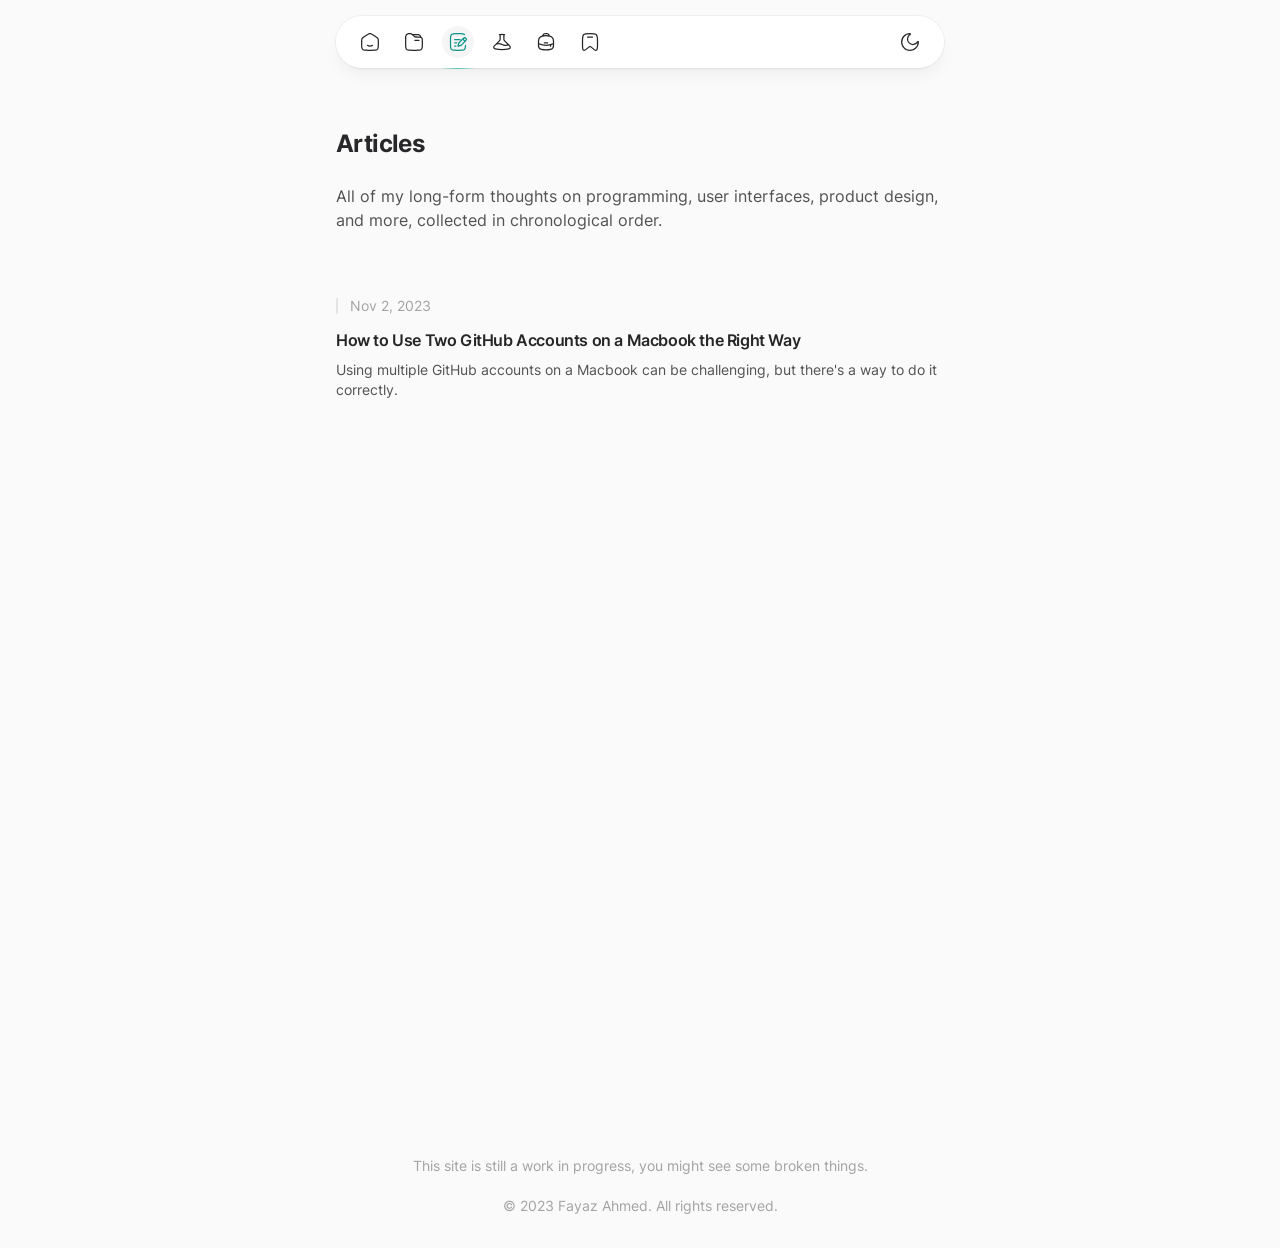
<file: articles/index.html>
<!DOCTYPE html>
<html  lang="en" class="h-full">
<head><meta charset="utf-8">
<meta name="viewport" content="width=device-width, initial-scale=1">
<style id="nuxt-ui-colors">:root {
--color-primary-50: 240 253 250;
--color-primary-100: 204 251 241;
--color-primary-200: 153 246 228;
--color-primary-300: 94 234 212;
--color-primary-400: 45 212 191;
--color-primary-500: 20 184 166;
--color-primary-600: 13 148 136;
--color-primary-700: 15 118 110;
--color-primary-800: 17 94 89;
--color-primary-900: 19 78 74;
--color-primary-950: 4 47 46;
--color-primary-DEFAULT: var(--color-primary-500);

--color-gray-50: 250 250 250;
--color-gray-100: 245 245 245;
--color-gray-200: 229 229 229;
--color-gray-300: 212 212 212;
--color-gray-400: 163 163 163;
--color-gray-500: 115 115 115;
--color-gray-600: 82 82 82;
--color-gray-700: 64 64 64;
--color-gray-800: 38 38 38;
--color-gray-900: 23 23 23;
--color-gray-950: 10 10 10;
}

.dark {
  --color-primary-DEFAULT: var(--color-primary-400);
}
</style>
<title>Articles | Fayaz Ahmed</title>
<style> @font-face { font-family: "Inter fallback"; src: local("Noto Sans"); size-adjust: 100.6532%; ascent-override: 96.2463%; descent-override: 23.991%; line-gap-override: 0%; } @font-face { font-family: "Inter fallback"; src: local("Arial"); size-adjust: 107.4014%; ascent-override: 90.199%; descent-override: 22.4836%; line-gap-override: 0%; } @font-face { font-family: "Inter fallback"; src: local("Helvetica Neue"); size-adjust: 106.0574%; ascent-override: 91.342%; descent-override: 22.7685%; line-gap-override: 0%; } @font-face { font-family: "Inter fallback"; src: local("Roboto"); size-adjust: 107.2828%; ascent-override: 90.2987%; descent-override: 22.5085%; line-gap-override: 0%; } @font-face { font-family: "Inter fallback"; src: local("Segoe UI"); size-adjust: 107.1644%; ascent-override: 90.3985%; descent-override: 22.5334%; line-gap-override: 0%; } @font-face { font-family: "Inter fallback"; src: local("BlinkMacSystemFont"); size-adjust: 115.3099%; ascent-override: 84.0128%; descent-override: 20.9416%; line-gap-override: 0%; } @font-face { font-family: "Inter fallback"; src: local("Noto Sans"); size-adjust: 100.6532%; ascent-override: 96.2463%; descent-override: 23.991%; line-gap-override: 0%; } @font-face { font-family: "Inter fallback"; src: local("Arial"); size-adjust: 107.4014%; ascent-override: 90.199%; descent-override: 22.4836%; line-gap-override: 0%; } @font-face { font-family: "Inter fallback"; src: local("Helvetica Neue"); size-adjust: 106.0574%; ascent-override: 91.342%; descent-override: 22.7685%; line-gap-override: 0%; } @font-face { font-family: "Inter fallback"; src: local("Roboto"); size-adjust: 107.2828%; ascent-override: 90.2987%; descent-override: 22.5085%; line-gap-override: 0%; } @font-face { font-family: "Inter fallback"; src: local("Segoe UI"); size-adjust: 107.1644%; ascent-override: 90.3985%; descent-override: 22.5334%; line-gap-override: 0%; } @font-face { font-family: "Inter fallback"; src: local("BlinkMacSystemFont"); size-adjust: 115.3099%; ascent-override: 84.0128%; descent-override: 20.9416%; line-gap-override: 0%; } @font-face { font-family: "Inter fallback"; src: local("Noto Sans"); size-adjust: 100.6532%; ascent-override: 96.2463%; descent-override: 23.991%; line-gap-override: 0%; } @font-face { font-family: "Inter fallback"; src: local("Arial"); size-adjust: 107.4014%; ascent-override: 90.199%; descent-override: 22.4836%; line-gap-override: 0%; } @font-face { font-family: "Inter fallback"; src: local("Helvetica Neue"); size-adjust: 106.0574%; ascent-override: 91.342%; descent-override: 22.7685%; line-gap-override: 0%; } @font-face { font-family: "Inter fallback"; src: local("Roboto"); size-adjust: 107.2828%; ascent-override: 90.2987%; descent-override: 22.5085%; line-gap-override: 0%; } @font-face { font-family: "Inter fallback"; src: local("Segoe UI"); size-adjust: 107.1644%; ascent-override: 90.3985%; descent-override: 22.5334%; line-gap-override: 0%; } @font-face { font-family: "Inter fallback"; src: local("BlinkMacSystemFont"); size-adjust: 115.3099%; ascent-override: 84.0128%; descent-override: 20.9416%; line-gap-override: 0%; } @font-face { font-family: "Inter fallback"; src: local("Noto Sans"); size-adjust: 100.6532%; ascent-override: 96.2463%; descent-override: 23.991%; line-gap-override: 0%; } @font-face { font-family: "Inter fallback"; src: local("Arial"); size-adjust: 107.4014%; ascent-override: 90.199%; descent-override: 22.4836%; line-gap-override: 0%; } @font-face { font-family: "Inter fallback"; src: local("Helvetica Neue"); size-adjust: 106.0574%; ascent-override: 91.342%; descent-override: 22.7685%; line-gap-override: 0%; } @font-face { font-family: "Inter fallback"; src: local("Roboto"); size-adjust: 107.2828%; ascent-override: 90.2987%; descent-override: 22.5085%; line-gap-override: 0%; } @font-face { font-family: "Inter fallback"; src: local("Segoe UI"); size-adjust: 107.1644%; ascent-override: 90.3985%; descent-override: 22.5334%; line-gap-override: 0%; } @font-face { font-family: "Inter fallback"; src: local("BlinkMacSystemFont"); size-adjust: 115.3099%; ascent-override: 84.0128%; descent-override: 20.9416%; line-gap-override: 0%; } @font-face { font-family: "Inter fallback"; src: local("Noto Sans"); size-adjust: 100.6532%; ascent-override: 96.2463%; descent-override: 23.991%; line-gap-override: 0%; } @font-face { font-family: "Inter fallback"; src: local("Arial"); size-adjust: 107.4014%; ascent-override: 90.199%; descent-override: 22.4836%; line-gap-override: 0%; } @font-face { font-family: "Inter fallback"; src: local("Helvetica Neue"); size-adjust: 106.0574%; ascent-override: 91.342%; descent-override: 22.7685%; line-gap-override: 0%; } @font-face { font-family: "Inter fallback"; src: local("Roboto"); size-adjust: 107.2828%; ascent-override: 90.2987%; descent-override: 22.5085%; line-gap-override: 0%; } @font-face { font-family: "Inter fallback"; src: local("Segoe UI"); size-adjust: 107.1644%; ascent-override: 90.3985%; descent-override: 22.5334%; line-gap-override: 0%; } @font-face { font-family: "Inter fallback"; src: local("BlinkMacSystemFont"); size-adjust: 115.3099%; ascent-override: 84.0128%; descent-override: 20.9416%; line-gap-override: 0%; } @font-face { font-family: "Inter fallback"; src: local("Noto Sans"); size-adjust: 100.6532%; ascent-override: 96.2463%; descent-override: 23.991%; line-gap-override: 0%; } @font-face { font-family: "Inter fallback"; src: local("Arial"); size-adjust: 107.4014%; ascent-override: 90.199%; descent-override: 22.4836%; line-gap-override: 0%; } @font-face { font-family: "Inter fallback"; src: local("Helvetica Neue"); size-adjust: 106.0574%; ascent-override: 91.342%; descent-override: 22.7685%; line-gap-override: 0%; } @font-face { font-family: "Inter fallback"; src: local("Roboto"); size-adjust: 107.2828%; ascent-override: 90.2987%; descent-override: 22.5085%; line-gap-override: 0%; } @font-face { font-family: "Inter fallback"; src: local("Segoe UI"); size-adjust: 107.1644%; ascent-override: 90.3985%; descent-override: 22.5334%; line-gap-override: 0%; } @font-face { font-family: "Inter fallback"; src: local("BlinkMacSystemFont"); size-adjust: 115.3099%; ascent-override: 84.0128%; descent-override: 20.9416%; line-gap-override: 0%; } @font-face { font-family: "Inter fallback"; src: local("Noto Sans"); size-adjust: 100.6532%; ascent-override: 96.2463%; descent-override: 23.991%; line-gap-override: 0%; } @font-face { font-family: "Inter fallback"; src: local("Arial"); size-adjust: 107.4014%; ascent-override: 90.199%; descent-override: 22.4836%; line-gap-override: 0%; } @font-face { font-family: "Inter fallback"; src: local("Helvetica Neue"); size-adjust: 106.0574%; ascent-override: 91.342%; descent-override: 22.7685%; line-gap-override: 0%; } @font-face { font-family: "Inter fallback"; src: local("Roboto"); size-adjust: 107.2828%; ascent-override: 90.2987%; descent-override: 22.5085%; line-gap-override: 0%; } @font-face { font-family: "Inter fallback"; src: local("Segoe UI"); size-adjust: 107.1644%; ascent-override: 90.3985%; descent-override: 22.5334%; line-gap-override: 0%; } @font-face { font-family: "Inter fallback"; src: local("BlinkMacSystemFont"); size-adjust: 115.3099%; ascent-override: 84.0128%; descent-override: 20.9416%; line-gap-override: 0%; } @font-face { font-family: "Inter fallback"; src: local("Noto Sans"); size-adjust: 100.6532%; ascent-override: 96.2463%; descent-override: 23.991%; line-gap-override: 0%; } @font-face { font-family: "Inter fallback"; src: local("Arial"); size-adjust: 107.4014%; ascent-override: 90.199%; descent-override: 22.4836%; line-gap-override: 0%; } @font-face { font-family: "Inter fallback"; src: local("Helvetica Neue"); size-adjust: 106.0574%; ascent-override: 91.342%; descent-override: 22.7685%; line-gap-override: 0%; } @font-face { font-family: "Inter fallback"; src: local("Roboto"); size-adjust: 107.2828%; ascent-override: 90.2987%; descent-override: 22.5085%; line-gap-override: 0%; } @font-face { font-family: "Inter fallback"; src: local("Segoe UI"); size-adjust: 107.1644%; ascent-override: 90.3985%; descent-override: 22.5334%; line-gap-override: 0%; } @font-face { font-family: "Inter fallback"; src: local("BlinkMacSystemFont"); size-adjust: 115.3099%; ascent-override: 84.0128%; descent-override: 20.9416%; line-gap-override: 0%; } @font-face { font-family: "Inter fallback"; src: local("Noto Sans"); size-adjust: 100.6532%; ascent-override: 96.2463%; descent-override: 23.991%; line-gap-override: 0%; } @font-face { font-family: "Inter fallback"; src: local("Arial"); size-adjust: 107.4014%; ascent-override: 90.199%; descent-override: 22.4836%; line-gap-override: 0%; } @font-face { font-family: "Inter fallback"; src: local("Helvetica Neue"); size-adjust: 106.0574%; ascent-override: 91.342%; descent-override: 22.7685%; line-gap-override: 0%; } @font-face { font-family: "Inter fallback"; src: local("Roboto"); size-adjust: 107.2828%; ascent-override: 90.2987%; descent-override: 22.5085%; line-gap-override: 0%; } @font-face { font-family: "Inter fallback"; src: local("Segoe UI"); size-adjust: 107.1644%; ascent-override: 90.3985%; descent-override: 22.5334%; line-gap-override: 0%; } @font-face { font-family: "Inter fallback"; src: local("BlinkMacSystemFont"); size-adjust: 115.3099%; ascent-override: 84.0128%; descent-override: 20.9416%; line-gap-override: 0%; } @font-face { font-family: "Inter fallback"; src: local("Noto Sans"); size-adjust: 100.6532%; ascent-override: 96.2463%; descent-override: 23.991%; line-gap-override: 0%; } @font-face { font-family: "Inter fallback"; src: local("Arial"); size-adjust: 107.4014%; ascent-override: 90.199%; descent-override: 22.4836%; line-gap-override: 0%; } @font-face { font-family: "Inter fallback"; src: local("Helvetica Neue"); size-adjust: 106.0574%; ascent-override: 91.342%; descent-override: 22.7685%; line-gap-override: 0%; } @font-face { font-family: "Inter fallback"; src: local("Roboto"); size-adjust: 107.2828%; ascent-override: 90.2987%; descent-override: 22.5085%; line-gap-override: 0%; } @font-face { font-family: "Inter fallback"; src: local("Segoe UI"); size-adjust: 107.1644%; ascent-override: 90.3985%; descent-override: 22.5334%; line-gap-override: 0%; } @font-face { font-family: "Inter fallback"; src: local("BlinkMacSystemFont"); size-adjust: 115.3099%; ascent-override: 84.0128%; descent-override: 20.9416%; line-gap-override: 0%; } @font-face { font-family: "Inter fallback"; src: local("Noto Sans"); size-adjust: 100.6532%; ascent-override: 96.2463%; descent-override: 23.991%; line-gap-override: 0%; } @font-face { font-family: "Inter fallback"; src: local("Arial"); size-adjust: 107.4014%; ascent-override: 90.199%; descent-override: 22.4836%; line-gap-override: 0%; } @font-face { font-family: "Inter fallback"; src: local("Helvetica Neue"); size-adjust: 106.0574%; ascent-override: 91.342%; descent-override: 22.7685%; line-gap-override: 0%; } @font-face { font-family: "Inter fallback"; src: local("Roboto"); size-adjust: 107.2828%; ascent-override: 90.2987%; descent-override: 22.5085%; line-gap-override: 0%; } @font-face { font-family: "Inter fallback"; src: local("Segoe UI"); size-adjust: 107.1644%; ascent-override: 90.3985%; descent-override: 22.5334%; line-gap-override: 0%; } @font-face { font-family: "Inter fallback"; src: local("BlinkMacSystemFont"); size-adjust: 115.3099%; ascent-override: 84.0128%; descent-override: 20.9416%; line-gap-override: 0%; } @font-face { font-family: "Inter fallback"; src: local("Noto Sans"); size-adjust: 100.6532%; ascent-override: 96.2463%; descent-override: 23.991%; line-gap-override: 0%; } @font-face { font-family: "Inter fallback"; src: local("Arial"); size-adjust: 107.4014%; ascent-override: 90.199%; descent-override: 22.4836%; line-gap-override: 0%; } @font-face { font-family: "Inter fallback"; src: local("Helvetica Neue"); size-adjust: 106.0574%; ascent-override: 91.342%; descent-override: 22.7685%; line-gap-override: 0%; } @font-face { font-family: "Inter fallback"; src: local("Roboto"); size-adjust: 107.2828%; ascent-override: 90.2987%; descent-override: 22.5085%; line-gap-override: 0%; } @font-face { font-family: "Inter fallback"; src: local("Segoe UI"); size-adjust: 107.1644%; ascent-override: 90.3985%; descent-override: 22.5334%; line-gap-override: 0%; } @font-face { font-family: "Inter fallback"; src: local("BlinkMacSystemFont"); size-adjust: 115.3099%; ascent-override: 84.0128%; descent-override: 20.9416%; line-gap-override: 0%; } @font-face { font-family: "Inter fallback"; src: local("Noto Sans"); size-adjust: 100.6532%; ascent-override: 96.2463%; descent-override: 23.991%; line-gap-override: 0%; } @font-face { font-family: "Inter fallback"; src: local("Arial"); size-adjust: 107.4014%; ascent-override: 90.199%; descent-override: 22.4836%; line-gap-override: 0%; } @font-face { font-family: "Inter fallback"; src: local("Helvetica Neue"); size-adjust: 106.0574%; ascent-override: 91.342%; descent-override: 22.7685%; line-gap-override: 0%; } @font-face { font-family: "Inter fallback"; src: local("Roboto"); size-adjust: 107.2828%; ascent-override: 90.2987%; descent-override: 22.5085%; line-gap-override: 0%; } @font-face { font-family: "Inter fallback"; src: local("Segoe UI"); size-adjust: 107.1644%; ascent-override: 90.3985%; descent-override: 22.5334%; line-gap-override: 0%; } @font-face { font-family: "Inter fallback"; src: local("BlinkMacSystemFont"); size-adjust: 115.3099%; ascent-override: 84.0128%; descent-override: 20.9416%; line-gap-override: 0%; } @font-face { font-family: "Inter fallback"; src: local("Noto Sans"); size-adjust: 100.6532%; ascent-override: 96.2463%; descent-override: 23.991%; line-gap-override: 0%; } @font-face { font-family: "Inter fallback"; src: local("Arial"); size-adjust: 107.4014%; ascent-override: 90.199%; descent-override: 22.4836%; line-gap-override: 0%; } @font-face { font-family: "Inter fallback"; src: local("Helvetica Neue"); size-adjust: 106.0574%; ascent-override: 91.342%; descent-override: 22.7685%; line-gap-override: 0%; } @font-face { font-family: "Inter fallback"; src: local("Roboto"); size-adjust: 107.2828%; ascent-override: 90.2987%; descent-override: 22.5085%; line-gap-override: 0%; } @font-face { font-family: "Inter fallback"; src: local("Segoe UI"); size-adjust: 107.1644%; ascent-override: 90.3985%; descent-override: 22.5334%; line-gap-override: 0%; } @font-face { font-family: "Inter fallback"; src: local("BlinkMacSystemFont"); size-adjust: 115.3099%; ascent-override: 84.0128%; descent-override: 20.9416%; line-gap-override: 0%; } @font-face { font-family: "Inter fallback"; src: local("Noto Sans"); size-adjust: 100.6532%; ascent-override: 96.2463%; descent-override: 23.991%; line-gap-override: 0%; } @font-face { font-family: "Inter fallback"; src: local("Arial"); size-adjust: 107.4014%; ascent-override: 90.199%; descent-override: 22.4836%; line-gap-override: 0%; } @font-face { font-family: "Inter fallback"; src: local("Helvetica Neue"); size-adjust: 106.0574%; ascent-override: 91.342%; descent-override: 22.7685%; line-gap-override: 0%; } @font-face { font-family: "Inter fallback"; src: local("Roboto"); size-adjust: 107.2828%; ascent-override: 90.2987%; descent-override: 22.5085%; line-gap-override: 0%; } @font-face { font-family: "Inter fallback"; src: local("Segoe UI"); size-adjust: 107.1644%; ascent-override: 90.3985%; descent-override: 22.5334%; line-gap-override: 0%; } @font-face { font-family: "Inter fallback"; src: local("BlinkMacSystemFont"); size-adjust: 115.3099%; ascent-override: 84.0128%; descent-override: 20.9416%; line-gap-override: 0%; } @font-face { font-family: "Inter fallback"; src: local("Noto Sans"); size-adjust: 100.6532%; ascent-override: 96.2463%; descent-override: 23.991%; line-gap-override: 0%; } @font-face { font-family: "Inter fallback"; src: local("Arial"); size-adjust: 107.4014%; ascent-override: 90.199%; descent-override: 22.4836%; line-gap-override: 0%; } @font-face { font-family: "Inter fallback"; src: local("Helvetica Neue"); size-adjust: 106.0574%; ascent-override: 91.342%; descent-override: 22.7685%; line-gap-override: 0%; } @font-face { font-family: "Inter fallback"; src: local("Roboto"); size-adjust: 107.2828%; ascent-override: 90.2987%; descent-override: 22.5085%; line-gap-override: 0%; } @font-face { font-family: "Inter fallback"; src: local("Segoe UI"); size-adjust: 107.1644%; ascent-override: 90.3985%; descent-override: 22.5334%; line-gap-override: 0%; } @font-face { font-family: "Inter fallback"; src: local("BlinkMacSystemFont"); size-adjust: 115.3099%; ascent-override: 84.0128%; descent-override: 20.9416%; line-gap-override: 0%; } @font-face { font-family: "Inter fallback"; src: local("Noto Sans"); size-adjust: 100.6532%; ascent-override: 96.2463%; descent-override: 23.991%; line-gap-override: 0%; } @font-face { font-family: "Inter fallback"; src: local("Arial"); size-adjust: 107.4014%; ascent-override: 90.199%; descent-override: 22.4836%; line-gap-override: 0%; } @font-face { font-family: "Inter fallback"; src: local("Helvetica Neue"); size-adjust: 106.0574%; ascent-override: 91.342%; descent-override: 22.7685%; line-gap-override: 0%; } @font-face { font-family: "Inter fallback"; src: local("Roboto"); size-adjust: 107.2828%; ascent-override: 90.2987%; descent-override: 22.5085%; line-gap-override: 0%; } @font-face { font-family: "Inter fallback"; src: local("Segoe UI"); size-adjust: 107.1644%; ascent-override: 90.3985%; descent-override: 22.5334%; line-gap-override: 0%; } @font-face { font-family: "Inter fallback"; src: local("BlinkMacSystemFont"); size-adjust: 115.3099%; ascent-override: 84.0128%; descent-override: 20.9416%; line-gap-override: 0%; } @font-face { font-family: "Inter fallback"; src: local("Noto Sans"); size-adjust: 100.6532%; ascent-override: 96.2463%; descent-override: 23.991%; line-gap-override: 0%; } @font-face { font-family: "Inter fallback"; src: local("Arial"); size-adjust: 107.4014%; ascent-override: 90.199%; descent-override: 22.4836%; line-gap-override: 0%; } @font-face { font-family: "Inter fallback"; src: local("Helvetica Neue"); size-adjust: 106.0574%; ascent-override: 91.342%; descent-override: 22.7685%; line-gap-override: 0%; } @font-face { font-family: "Inter fallback"; src: local("Roboto"); size-adjust: 107.2828%; ascent-override: 90.2987%; descent-override: 22.5085%; line-gap-override: 0%; } @font-face { font-family: "Inter fallback"; src: local("Segoe UI"); size-adjust: 107.1644%; ascent-override: 90.3985%; descent-override: 22.5334%; line-gap-override: 0%; } @font-face { font-family: "Inter fallback"; src: local("BlinkMacSystemFont"); size-adjust: 115.3099%; ascent-override: 84.0128%; descent-override: 20.9416%; line-gap-override: 0%; } @font-face { font-family: "Inter fallback"; src: local("Noto Sans"); size-adjust: 100.6532%; ascent-override: 96.2463%; descent-override: 23.991%; line-gap-override: 0%; } @font-face { font-family: "Inter fallback"; src: local("Arial"); size-adjust: 107.4014%; ascent-override: 90.199%; descent-override: 22.4836%; line-gap-override: 0%; } @font-face { font-family: "Inter fallback"; src: local("Helvetica Neue"); size-adjust: 106.0574%; ascent-override: 91.342%; descent-override: 22.7685%; line-gap-override: 0%; } @font-face { font-family: "Inter fallback"; src: local("Roboto"); size-adjust: 107.2828%; ascent-override: 90.2987%; descent-override: 22.5085%; line-gap-override: 0%; } @font-face { font-family: "Inter fallback"; src: local("Segoe UI"); size-adjust: 107.1644%; ascent-override: 90.3985%; descent-override: 22.5334%; line-gap-override: 0%; } @font-face { font-family: "Inter fallback"; src: local("BlinkMacSystemFont"); size-adjust: 115.3099%; ascent-override: 84.0128%; descent-override: 20.9416%; line-gap-override: 0%; } @font-face { font-family: "Inter fallback"; src: local("Noto Sans"); size-adjust: 100.6532%; ascent-override: 96.2463%; descent-override: 23.991%; line-gap-override: 0%; } @font-face { font-family: "Inter fallback"; src: local("Arial"); size-adjust: 107.4014%; ascent-override: 90.199%; descent-override: 22.4836%; line-gap-override: 0%; } @font-face { font-family: "Inter fallback"; src: local("Helvetica Neue"); size-adjust: 106.0574%; ascent-override: 91.342%; descent-override: 22.7685%; line-gap-override: 0%; } @font-face { font-family: "Inter fallback"; src: local("Roboto"); size-adjust: 107.2828%; ascent-override: 90.2987%; descent-override: 22.5085%; line-gap-override: 0%; } @font-face { font-family: "Inter fallback"; src: local("Segoe UI"); size-adjust: 107.1644%; ascent-override: 90.3985%; descent-override: 22.5334%; line-gap-override: 0%; } @font-face { font-family: "Inter fallback"; src: local("BlinkMacSystemFont"); size-adjust: 115.3099%; ascent-override: 84.0128%; descent-override: 20.9416%; line-gap-override: 0%; } @font-face { font-family: "Inter fallback"; src: local("Noto Sans"); size-adjust: 100.6532%; ascent-override: 96.2463%; descent-override: 23.991%; line-gap-override: 0%; } @font-face { font-family: "Inter fallback"; src: local("Arial"); size-adjust: 107.4014%; ascent-override: 90.199%; descent-override: 22.4836%; line-gap-override: 0%; } @font-face { font-family: "Inter fallback"; src: local("Helvetica Neue"); size-adjust: 106.0574%; ascent-override: 91.342%; descent-override: 22.7685%; line-gap-override: 0%; } @font-face { font-family: "Inter fallback"; src: local("Roboto"); size-adjust: 107.2828%; ascent-override: 90.2987%; descent-override: 22.5085%; line-gap-override: 0%; } @font-face { font-family: "Inter fallback"; src: local("Segoe UI"); size-adjust: 107.1644%; ascent-override: 90.3985%; descent-override: 22.5334%; line-gap-override: 0%; } @font-face { font-family: "Inter fallback"; src: local("BlinkMacSystemFont"); size-adjust: 115.3099%; ascent-override: 84.0128%; descent-override: 20.9416%; line-gap-override: 0%; } @font-face { font-family: "Inter fallback"; src: local("Noto Sans"); size-adjust: 100.6532%; ascent-override: 96.2463%; descent-override: 23.991%; line-gap-override: 0%; } @font-face { font-family: "Inter fallback"; src: local("Arial"); size-adjust: 107.4014%; ascent-override: 90.199%; descent-override: 22.4836%; line-gap-override: 0%; } @font-face { font-family: "Inter fallback"; src: local("Helvetica Neue"); size-adjust: 106.0574%; ascent-override: 91.342%; descent-override: 22.7685%; line-gap-override: 0%; } @font-face { font-family: "Inter fallback"; src: local("Roboto"); size-adjust: 107.2828%; ascent-override: 90.2987%; descent-override: 22.5085%; line-gap-override: 0%; } @font-face { font-family: "Inter fallback"; src: local("Segoe UI"); size-adjust: 107.1644%; ascent-override: 90.3985%; descent-override: 22.5334%; line-gap-override: 0%; } @font-face { font-family: "Inter fallback"; src: local("BlinkMacSystemFont"); size-adjust: 115.3099%; ascent-override: 84.0128%; descent-override: 20.9416%; line-gap-override: 0%; } @font-face { font-family: "Inter fallback"; src: local("Noto Sans"); size-adjust: 100.6532%; ascent-override: 96.2463%; descent-override: 23.991%; line-gap-override: 0%; } @font-face { font-family: "Inter fallback"; src: local("Arial"); size-adjust: 107.4014%; ascent-override: 90.199%; descent-override: 22.4836%; line-gap-override: 0%; } @font-face { font-family: "Inter fallback"; src: local("Helvetica Neue"); size-adjust: 106.0574%; ascent-override: 91.342%; descent-override: 22.7685%; line-gap-override: 0%; } @font-face { font-family: "Inter fallback"; src: local("Roboto"); size-adjust: 107.2828%; ascent-override: 90.2987%; descent-override: 22.5085%; line-gap-override: 0%; } @font-face { font-family: "Inter fallback"; src: local("Segoe UI"); size-adjust: 107.1644%; ascent-override: 90.3985%; descent-override: 22.5334%; line-gap-override: 0%; } @font-face { font-family: "Inter fallback"; src: local("BlinkMacSystemFont"); size-adjust: 115.3099%; ascent-override: 84.0128%; descent-override: 20.9416%; line-gap-override: 0%; } @font-face { font-family: "Inter fallback"; src: local("Noto Sans"); size-adjust: 100.6532%; ascent-override: 96.2463%; descent-override: 23.991%; line-gap-override: 0%; } @font-face { font-family: "Inter fallback"; src: local("Arial"); size-adjust: 107.4014%; ascent-override: 90.199%; descent-override: 22.4836%; line-gap-override: 0%; } @font-face { font-family: "Inter fallback"; src: local("Helvetica Neue"); size-adjust: 106.0574%; ascent-override: 91.342%; descent-override: 22.7685%; line-gap-override: 0%; } @font-face { font-family: "Inter fallback"; src: local("Roboto"); size-adjust: 107.2828%; ascent-override: 90.2987%; descent-override: 22.5085%; line-gap-override: 0%; } @font-face { font-family: "Inter fallback"; src: local("Segoe UI"); size-adjust: 107.1644%; ascent-override: 90.3985%; descent-override: 22.5334%; line-gap-override: 0%; } @font-face { font-family: "Inter fallback"; src: local("BlinkMacSystemFont"); size-adjust: 115.3099%; ascent-override: 84.0128%; descent-override: 20.9416%; line-gap-override: 0%; } @font-face { font-family: "Inter fallback"; src: local("Noto Sans"); size-adjust: 100.6532%; ascent-override: 96.2463%; descent-override: 23.991%; line-gap-override: 0%; } @font-face { font-family: "Inter fallback"; src: local("Arial"); size-adjust: 107.4014%; ascent-override: 90.199%; descent-override: 22.4836%; line-gap-override: 0%; } @font-face { font-family: "Inter fallback"; src: local("Helvetica Neue"); size-adjust: 106.0574%; ascent-override: 91.342%; descent-override: 22.7685%; line-gap-override: 0%; } @font-face { font-family: "Inter fallback"; src: local("Roboto"); size-adjust: 107.2828%; ascent-override: 90.2987%; descent-override: 22.5085%; line-gap-override: 0%; } @font-face { font-family: "Inter fallback"; src: local("Segoe UI"); size-adjust: 107.1644%; ascent-override: 90.3985%; descent-override: 22.5334%; line-gap-override: 0%; } @font-face { font-family: "Inter fallback"; src: local("BlinkMacSystemFont"); size-adjust: 115.3099%; ascent-override: 84.0128%; descent-override: 20.9416%; line-gap-override: 0%; } @font-face { font-family: "Inter fallback"; src: local("Noto Sans"); size-adjust: 100.6532%; ascent-override: 96.2463%; descent-override: 23.991%; line-gap-override: 0%; } @font-face { font-family: "Inter fallback"; src: local("Arial"); size-adjust: 107.4014%; ascent-override: 90.199%; descent-override: 22.4836%; line-gap-override: 0%; } @font-face { font-family: "Inter fallback"; src: local("Helvetica Neue"); size-adjust: 106.0574%; ascent-override: 91.342%; descent-override: 22.7685%; line-gap-override: 0%; } @font-face { font-family: "Inter fallback"; src: local("Roboto"); size-adjust: 107.2828%; ascent-override: 90.2987%; descent-override: 22.5085%; line-gap-override: 0%; } @font-face { font-family: "Inter fallback"; src: local("Segoe UI"); size-adjust: 107.1644%; ascent-override: 90.3985%; descent-override: 22.5334%; line-gap-override: 0%; } @font-face { font-family: "Inter fallback"; src: local("BlinkMacSystemFont"); size-adjust: 115.3099%; ascent-override: 84.0128%; descent-override: 20.9416%; line-gap-override: 0%; } @font-face { font-family: "Inter fallback"; src: local("Noto Sans"); size-adjust: 100.6532%; ascent-override: 96.2463%; descent-override: 23.991%; line-gap-override: 0%; } @font-face { font-family: "Inter fallback"; src: local("Arial"); size-adjust: 107.4014%; ascent-override: 90.199%; descent-override: 22.4836%; line-gap-override: 0%; } @font-face { font-family: "Inter fallback"; src: local("Helvetica Neue"); size-adjust: 106.0574%; ascent-override: 91.342%; descent-override: 22.7685%; line-gap-override: 0%; } @font-face { font-family: "Inter fallback"; src: local("Roboto"); size-adjust: 107.2828%; ascent-override: 90.2987%; descent-override: 22.5085%; line-gap-override: 0%; } @font-face { font-family: "Inter fallback"; src: local("Segoe UI"); size-adjust: 107.1644%; ascent-override: 90.3985%; descent-override: 22.5334%; line-gap-override: 0%; } @font-face { font-family: "Inter fallback"; src: local("BlinkMacSystemFont"); size-adjust: 115.3099%; ascent-override: 84.0128%; descent-override: 20.9416%; line-gap-override: 0%; } @font-face { font-family: "Inter fallback"; src: local("Noto Sans"); size-adjust: 100.6532%; ascent-override: 96.2463%; descent-override: 23.991%; line-gap-override: 0%; } @font-face { font-family: "Inter fallback"; src: local("Arial"); size-adjust: 107.4014%; ascent-override: 90.199%; descent-override: 22.4836%; line-gap-override: 0%; } @font-face { font-family: "Inter fallback"; src: local("Helvetica Neue"); size-adjust: 106.0574%; ascent-override: 91.342%; descent-override: 22.7685%; line-gap-override: 0%; } @font-face { font-family: "Inter fallback"; src: local("Roboto"); size-adjust: 107.2828%; ascent-override: 90.2987%; descent-override: 22.5085%; line-gap-override: 0%; } @font-face { font-family: "Inter fallback"; src: local("Segoe UI"); size-adjust: 107.1644%; ascent-override: 90.3985%; descent-override: 22.5334%; line-gap-override: 0%; } @font-face { font-family: "Inter fallback"; src: local("BlinkMacSystemFont"); size-adjust: 115.3099%; ascent-override: 84.0128%; descent-override: 20.9416%; line-gap-override: 0%; } @font-face { font-family: "Inter fallback"; src: local("Noto Sans"); size-adjust: 100.6532%; ascent-override: 96.2463%; descent-override: 23.991%; line-gap-override: 0%; } @font-face { font-family: "Inter fallback"; src: local("Arial"); size-adjust: 107.4014%; ascent-override: 90.199%; descent-override: 22.4836%; line-gap-override: 0%; } @font-face { font-family: "Inter fallback"; src: local("Helvetica Neue"); size-adjust: 106.0574%; ascent-override: 91.342%; descent-override: 22.7685%; line-gap-override: 0%; } @font-face { font-family: "Inter fallback"; src: local("Roboto"); size-adjust: 107.2828%; ascent-override: 90.2987%; descent-override: 22.5085%; line-gap-override: 0%; } @font-face { font-family: "Inter fallback"; src: local("Segoe UI"); size-adjust: 107.1644%; ascent-override: 90.3985%; descent-override: 22.5334%; line-gap-override: 0%; } @font-face { font-family: "Inter fallback"; src: local("BlinkMacSystemFont"); size-adjust: 115.3099%; ascent-override: 84.0128%; descent-override: 20.9416%; line-gap-override: 0%; } @font-face { font-family: "Inter fallback"; src: local("Noto Sans"); size-adjust: 100.6532%; ascent-override: 96.2463%; descent-override: 23.991%; line-gap-override: 0%; } @font-face { font-family: "Inter fallback"; src: local("Arial"); size-adjust: 107.4014%; ascent-override: 90.199%; descent-override: 22.4836%; line-gap-override: 0%; } @font-face { font-family: "Inter fallback"; src: local("Helvetica Neue"); size-adjust: 106.0574%; ascent-override: 91.342%; descent-override: 22.7685%; line-gap-override: 0%; } @font-face { font-family: "Inter fallback"; src: local("Roboto"); size-adjust: 107.2828%; ascent-override: 90.2987%; descent-override: 22.5085%; line-gap-override: 0%; } @font-face { font-family: "Inter fallback"; src: local("Segoe UI"); size-adjust: 107.1644%; ascent-override: 90.3985%; descent-override: 22.5334%; line-gap-override: 0%; } @font-face { font-family: "Inter fallback"; src: local("BlinkMacSystemFont"); size-adjust: 115.3099%; ascent-override: 84.0128%; descent-override: 20.9416%; line-gap-override: 0%; } @font-face { font-family: "Inter fallback"; src: local("Noto Sans"); size-adjust: 100.6532%; ascent-override: 96.2463%; descent-override: 23.991%; line-gap-override: 0%; } @font-face { font-family: "Inter fallback"; src: local("Arial"); size-adjust: 107.4014%; ascent-override: 90.199%; descent-override: 22.4836%; line-gap-override: 0%; } @font-face { font-family: "Inter fallback"; src: local("Helvetica Neue"); size-adjust: 106.0574%; ascent-override: 91.342%; descent-override: 22.7685%; line-gap-override: 0%; } @font-face { font-family: "Inter fallback"; src: local("Roboto"); size-adjust: 107.2828%; ascent-override: 90.2987%; descent-override: 22.5085%; line-gap-override: 0%; } @font-face { font-family: "Inter fallback"; src: local("Segoe UI"); size-adjust: 107.1644%; ascent-override: 90.3985%; descent-override: 22.5334%; line-gap-override: 0%; } @font-face { font-family: "Inter fallback"; src: local("BlinkMacSystemFont"); size-adjust: 115.3099%; ascent-override: 84.0128%; descent-override: 20.9416%; line-gap-override: 0%; } @font-face { font-family: "Inter fallback"; src: local("Noto Sans"); size-adjust: 100.6532%; ascent-override: 96.2463%; descent-override: 23.991%; line-gap-override: 0%; } @font-face { font-family: "Inter fallback"; src: local("Arial"); size-adjust: 107.4014%; ascent-override: 90.199%; descent-override: 22.4836%; line-gap-override: 0%; } @font-face { font-family: "Inter fallback"; src: local("Helvetica Neue"); size-adjust: 106.0574%; ascent-override: 91.342%; descent-override: 22.7685%; line-gap-override: 0%; } @font-face { font-family: "Inter fallback"; src: local("Roboto"); size-adjust: 107.2828%; ascent-override: 90.2987%; descent-override: 22.5085%; line-gap-override: 0%; } @font-face { font-family: "Inter fallback"; src: local("Segoe UI"); size-adjust: 107.1644%; ascent-override: 90.3985%; descent-override: 22.5334%; line-gap-override: 0%; } @font-face { font-family: "Inter fallback"; src: local("BlinkMacSystemFont"); size-adjust: 115.3099%; ascent-override: 84.0128%; descent-override: 20.9416%; line-gap-override: 0%; } @font-face { font-family: "Inter fallback"; src: local("Noto Sans"); size-adjust: 100.6532%; ascent-override: 96.2463%; descent-override: 23.991%; line-gap-override: 0%; } @font-face { font-family: "Inter fallback"; src: local("Arial"); size-adjust: 107.4014%; ascent-override: 90.199%; descent-override: 22.4836%; line-gap-override: 0%; } @font-face { font-family: "Inter fallback"; src: local("Helvetica Neue"); size-adjust: 106.0574%; ascent-override: 91.342%; descent-override: 22.7685%; line-gap-override: 0%; } @font-face { font-family: "Inter fallback"; src: local("Roboto"); size-adjust: 107.2828%; ascent-override: 90.2987%; descent-override: 22.5085%; line-gap-override: 0%; } @font-face { font-family: "Inter fallback"; src: local("Segoe UI"); size-adjust: 107.1644%; ascent-override: 90.3985%; descent-override: 22.5334%; line-gap-override: 0%; } @font-face { font-family: "Inter fallback"; src: local("BlinkMacSystemFont"); size-adjust: 115.3099%; ascent-override: 84.0128%; descent-override: 20.9416%; line-gap-override: 0%; } @font-face { font-family: "Inter fallback"; src: local("Noto Sans"); size-adjust: 100.6532%; ascent-override: 96.2463%; descent-override: 23.991%; line-gap-override: 0%; } @font-face { font-family: "Inter fallback"; src: local("Arial"); size-adjust: 107.4014%; ascent-override: 90.199%; descent-override: 22.4836%; line-gap-override: 0%; } @font-face { font-family: "Inter fallback"; src: local("Helvetica Neue"); size-adjust: 106.0574%; ascent-override: 91.342%; descent-override: 22.7685%; line-gap-override: 0%; } @font-face { font-family: "Inter fallback"; src: local("Roboto"); size-adjust: 107.2828%; ascent-override: 90.2987%; descent-override: 22.5085%; line-gap-override: 0%; } @font-face { font-family: "Inter fallback"; src: local("Segoe UI"); size-adjust: 107.1644%; ascent-override: 90.3985%; descent-override: 22.5334%; line-gap-override: 0%; } @font-face { font-family: "Inter fallback"; src: local("BlinkMacSystemFont"); size-adjust: 115.3099%; ascent-override: 84.0128%; descent-override: 20.9416%; line-gap-override: 0%; } @font-face { font-family: "Inter fallback"; src: local("Noto Sans"); size-adjust: 100.6532%; ascent-override: 96.2463%; descent-override: 23.991%; line-gap-override: 0%; } @font-face { font-family: "Inter fallback"; src: local("Arial"); size-adjust: 107.4014%; ascent-override: 90.199%; descent-override: 22.4836%; line-gap-override: 0%; } @font-face { font-family: "Inter fallback"; src: local("Helvetica Neue"); size-adjust: 106.0574%; ascent-override: 91.342%; descent-override: 22.7685%; line-gap-override: 0%; } @font-face { font-family: "Inter fallback"; src: local("Roboto"); size-adjust: 107.2828%; ascent-override: 90.2987%; descent-override: 22.5085%; line-gap-override: 0%; } @font-face { font-family: "Inter fallback"; src: local("Segoe UI"); size-adjust: 107.1644%; ascent-override: 90.3985%; descent-override: 22.5334%; line-gap-override: 0%; } @font-face { font-family: "Inter fallback"; src: local("BlinkMacSystemFont"); size-adjust: 115.3099%; ascent-override: 84.0128%; descent-override: 20.9416%; line-gap-override: 0%; } @font-face { font-family: "Inter fallback"; src: local("Noto Sans"); size-adjust: 100.6532%; ascent-override: 96.2463%; descent-override: 23.991%; line-gap-override: 0%; } @font-face { font-family: "Inter fallback"; src: local("Arial"); size-adjust: 107.4014%; ascent-override: 90.199%; descent-override: 22.4836%; line-gap-override: 0%; } @font-face { font-family: "Inter fallback"; src: local("Helvetica Neue"); size-adjust: 106.0574%; ascent-override: 91.342%; descent-override: 22.7685%; line-gap-override: 0%; } @font-face { font-family: "Inter fallback"; src: local("Roboto"); size-adjust: 107.2828%; ascent-override: 90.2987%; descent-override: 22.5085%; line-gap-override: 0%; } @font-face { font-family: "Inter fallback"; src: local("Segoe UI"); size-adjust: 107.1644%; ascent-override: 90.3985%; descent-override: 22.5334%; line-gap-override: 0%; } @font-face { font-family: "Inter fallback"; src: local("BlinkMacSystemFont"); size-adjust: 115.3099%; ascent-override: 84.0128%; descent-override: 20.9416%; line-gap-override: 0%; } @font-face { font-family: "Inter fallback"; src: local("Noto Sans"); size-adjust: 100.6532%; ascent-override: 96.2463%; descent-override: 23.991%; line-gap-override: 0%; } @font-face { font-family: "Inter fallback"; src: local("Arial"); size-adjust: 107.4014%; ascent-override: 90.199%; descent-override: 22.4836%; line-gap-override: 0%; } @font-face { font-family: "Inter fallback"; src: local("Helvetica Neue"); size-adjust: 106.0574%; ascent-override: 91.342%; descent-override: 22.7685%; line-gap-override: 0%; } @font-face { font-family: "Inter fallback"; src: local("Roboto"); size-adjust: 107.2828%; ascent-override: 90.2987%; descent-override: 22.5085%; line-gap-override: 0%; } @font-face { font-family: "Inter fallback"; src: local("Segoe UI"); size-adjust: 107.1644%; ascent-override: 90.3985%; descent-override: 22.5334%; line-gap-override: 0%; } @font-face { font-family: "Inter fallback"; src: local("BlinkMacSystemFont"); size-adjust: 115.3099%; ascent-override: 84.0128%; descent-override: 20.9416%; line-gap-override: 0%; } @font-face { font-family: "Inter fallback"; src: local("Noto Sans"); size-adjust: 100.6532%; ascent-override: 96.2463%; descent-override: 23.991%; line-gap-override: 0%; } @font-face { font-family: "Inter fallback"; src: local("Arial"); size-adjust: 107.4014%; ascent-override: 90.199%; descent-override: 22.4836%; line-gap-override: 0%; } @font-face { font-family: "Inter fallback"; src: local("Helvetica Neue"); size-adjust: 106.0574%; ascent-override: 91.342%; descent-override: 22.7685%; line-gap-override: 0%; } @font-face { font-family: "Inter fallback"; src: local("Roboto"); size-adjust: 107.2828%; ascent-override: 90.2987%; descent-override: 22.5085%; line-gap-override: 0%; } @font-face { font-family: "Inter fallback"; src: local("Segoe UI"); size-adjust: 107.1644%; ascent-override: 90.3985%; descent-override: 22.5334%; line-gap-override: 0%; } @font-face { font-family: "Inter fallback"; src: local("BlinkMacSystemFont"); size-adjust: 115.3099%; ascent-override: 84.0128%; descent-override: 20.9416%; line-gap-override: 0%; } @font-face { font-family: "Inter fallback"; src: local("Noto Sans"); size-adjust: 100.6532%; ascent-override: 96.2463%; descent-override: 23.991%; line-gap-override: 0%; } @font-face { font-family: "Inter fallback"; src: local("Arial"); size-adjust: 107.4014%; ascent-override: 90.199%; descent-override: 22.4836%; line-gap-override: 0%; } @font-face { font-family: "Inter fallback"; src: local("Helvetica Neue"); size-adjust: 106.0574%; ascent-override: 91.342%; descent-override: 22.7685%; line-gap-override: 0%; } @font-face { font-family: "Inter fallback"; src: local("Roboto"); size-adjust: 107.2828%; ascent-override: 90.2987%; descent-override: 22.5085%; line-gap-override: 0%; } @font-face { font-family: "Inter fallback"; src: local("Segoe UI"); size-adjust: 107.1644%; ascent-override: 90.3985%; descent-override: 22.5334%; line-gap-override: 0%; } @font-face { font-family: "Inter fallback"; src: local("BlinkMacSystemFont"); size-adjust: 115.3099%; ascent-override: 84.0128%; descent-override: 20.9416%; line-gap-override: 0%; } @font-face { font-family: "Inter fallback"; src: local("Noto Sans"); size-adjust: 100.6532%; ascent-override: 96.2463%; descent-override: 23.991%; line-gap-override: 0%; } @font-face { font-family: "Inter fallback"; src: local("Arial"); size-adjust: 107.4014%; ascent-override: 90.199%; descent-override: 22.4836%; line-gap-override: 0%; } @font-face { font-family: "Inter fallback"; src: local("Helvetica Neue"); size-adjust: 106.0574%; ascent-override: 91.342%; descent-override: 22.7685%; line-gap-override: 0%; } @font-face { font-family: "Inter fallback"; src: local("Roboto"); size-adjust: 107.2828%; ascent-override: 90.2987%; descent-override: 22.5085%; line-gap-override: 0%; } @font-face { font-family: "Inter fallback"; src: local("Segoe UI"); size-adjust: 107.1644%; ascent-override: 90.3985%; descent-override: 22.5334%; line-gap-override: 0%; } @font-face { font-family: "Inter fallback"; src: local("BlinkMacSystemFont"); size-adjust: 115.3099%; ascent-override: 84.0128%; descent-override: 20.9416%; line-gap-override: 0%; } @font-face { font-family: "Inter fallback"; src: local("Noto Sans"); size-adjust: 100.6532%; ascent-override: 96.2463%; descent-override: 23.991%; line-gap-override: 0%; } @font-face { font-family: "Inter fallback"; src: local("Arial"); size-adjust: 107.4014%; ascent-override: 90.199%; descent-override: 22.4836%; line-gap-override: 0%; } @font-face { font-family: "Inter fallback"; src: local("Helvetica Neue"); size-adjust: 106.0574%; ascent-override: 91.342%; descent-override: 22.7685%; line-gap-override: 0%; } @font-face { font-family: "Inter fallback"; src: local("Roboto"); size-adjust: 107.2828%; ascent-override: 90.2987%; descent-override: 22.5085%; line-gap-override: 0%; } @font-face { font-family: "Inter fallback"; src: local("Segoe UI"); size-adjust: 107.1644%; ascent-override: 90.3985%; descent-override: 22.5334%; line-gap-override: 0%; } @font-face { font-family: "Inter fallback"; src: local("BlinkMacSystemFont"); size-adjust: 115.3099%; ascent-override: 84.0128%; descent-override: 20.9416%; line-gap-override: 0%; } @font-face { font-family: "Inter fallback"; src: local("Noto Sans"); size-adjust: 100.6532%; ascent-override: 96.2463%; descent-override: 23.991%; line-gap-override: 0%; } @font-face { font-family: "Inter fallback"; src: local("Arial"); size-adjust: 107.4014%; ascent-override: 90.199%; descent-override: 22.4836%; line-gap-override: 0%; } @font-face { font-family: "Inter fallback"; src: local("Helvetica Neue"); size-adjust: 106.0574%; ascent-override: 91.342%; descent-override: 22.7685%; line-gap-override: 0%; } @font-face { font-family: "Inter fallback"; src: local("Roboto"); size-adjust: 107.2828%; ascent-override: 90.2987%; descent-override: 22.5085%; line-gap-override: 0%; } @font-face { font-family: "Inter fallback"; src: local("Segoe UI"); size-adjust: 107.1644%; ascent-override: 90.3985%; descent-override: 22.5334%; line-gap-override: 0%; } @font-face { font-family: "Inter fallback"; src: local("BlinkMacSystemFont"); size-adjust: 115.3099%; ascent-override: 84.0128%; descent-override: 20.9416%; line-gap-override: 0%; } </style>
<meta name="description" content="All of my long-form thoughts on programming, user interfaces, product design, and more, collected in chronological order.">
<link rel="preload" as="fetch" crossorigin="anonymous" href="/articles/_payload.json">
<style>/*! tailwindcss v3.3.5 | MIT License | https://tailwindcss.com*/*,:after,:before{border-color:rgb(var(--color-gray-200)/1);border-style:solid;border-width:0;box-sizing:border-box}:after,:before{--tw-content:""}html{-webkit-text-size-adjust:100%;font-feature-settings:normal;font-family:Inter,Avenir Next,Roboto,-apple-system,BlinkMacSystemFont,Segoe UI,Ubuntu,Helvetica Neue,Arial,Noto Sans,sans-serif,Apple Color Emoji,Segoe UI Emoji,Segoe UI Symbol,Noto Color Emoji;font-variation-settings:normal;line-height:1.5;tab-size:4}body{line-height:inherit;margin:0}hr{border-top-width:1px;color:inherit;height:0}abbr:where([title]){-webkit-text-decoration:underline dotted;text-decoration:underline dotted}h1,h2,h3,h4,h5,h6{font-size:inherit;font-weight:inherit}a{color:inherit;text-decoration:inherit}b,strong{font-weight:bolder}code,kbd,pre,samp{font-family:Cascadia Code,ui-monospace,SFMono-Regular,Menlo,Monaco,Consolas,Liberation Mono,Courier New,monospace;font-size:1em}small{font-size:80%}sub,sup{font-size:75%;line-height:0;position:relative;vertical-align:baseline}sub{bottom:-.25em}sup{top:-.5em}table{border-collapse:collapse;border-color:inherit;text-indent:0}button,input,optgroup,select,textarea{font-feature-settings:inherit;color:inherit;font-family:inherit;font-size:100%;font-variation-settings:inherit;font-weight:inherit;line-height:inherit;margin:0;padding:0}button,select{text-transform:none}[type=button],[type=reset],[type=submit],button{-webkit-appearance:button;background-color:transparent;background-image:none}:-moz-focusring{outline:auto}:-moz-ui-invalid{box-shadow:none}progress{vertical-align:baseline}::-webkit-inner-spin-button,::-webkit-outer-spin-button{height:auto}[type=search]{-webkit-appearance:textfield;outline-offset:-2px}::-webkit-search-decoration{-webkit-appearance:none}::-webkit-file-upload-button{-webkit-appearance:button;font:inherit}summary{display:list-item}blockquote,dd,dl,figure,h1,h2,h3,h4,h5,h6,hr,p,pre{margin:0}fieldset{margin:0}fieldset,legend{padding:0}menu,ol,ul{list-style:none;margin:0;padding:0}dialog{padding:0}textarea{resize:vertical}input::placeholder,textarea::placeholder{color:rgb(var(--color-gray-400)/1);opacity:1}[role=button],button{cursor:pointer}:disabled{cursor:default}audio,canvas,embed,iframe,img,object,svg,video{display:block;vertical-align:middle}img,video{height:auto;max-width:100%}[hidden]{display:none}*,:after,:before{--tw-border-spacing-x:0;--tw-border-spacing-y:0;--tw-translate-x:0;--tw-translate-y:0;--tw-rotate:0;--tw-skew-x:0;--tw-skew-y:0;--tw-scale-x:1;--tw-scale-y:1;--tw-pan-x: ;--tw-pan-y: ;--tw-pinch-zoom: ;--tw-scroll-snap-strictness:proximity;--tw-gradient-from-position: ;--tw-gradient-via-position: ;--tw-gradient-to-position: ;--tw-ordinal: ;--tw-slashed-zero: ;--tw-numeric-figure: ;--tw-numeric-spacing: ;--tw-numeric-fraction: ;--tw-ring-inset: ;--tw-ring-offset-width:0px;--tw-ring-offset-color:#fff;--tw-ring-color:rgba(59,130,246,.5);--tw-ring-offset-shadow:0 0 #0000;--tw-ring-shadow:0 0 #0000;--tw-shadow:0 0 #0000;--tw-shadow-colored:0 0 #0000;--tw-blur: ;--tw-brightness: ;--tw-contrast: ;--tw-grayscale: ;--tw-hue-rotate: ;--tw-invert: ;--tw-saturate: ;--tw-sepia: ;--tw-drop-shadow: ;--tw-backdrop-blur: ;--tw-backdrop-brightness: ;--tw-backdrop-contrast: ;--tw-backdrop-grayscale: ;--tw-backdrop-hue-rotate: ;--tw-backdrop-invert: ;--tw-backdrop-opacity: ;--tw-backdrop-saturate: ;--tw-backdrop-sepia: }::backdrop{--tw-border-spacing-x:0;--tw-border-spacing-y:0;--tw-translate-x:0;--tw-translate-y:0;--tw-rotate:0;--tw-skew-x:0;--tw-skew-y:0;--tw-scale-x:1;--tw-scale-y:1;--tw-pan-x: ;--tw-pan-y: ;--tw-pinch-zoom: ;--tw-scroll-snap-strictness:proximity;--tw-gradient-from-position: ;--tw-gradient-via-position: ;--tw-gradient-to-position: ;--tw-ordinal: ;--tw-slashed-zero: ;--tw-numeric-figure: ;--tw-numeric-spacing: ;--tw-numeric-fraction: ;--tw-ring-inset: ;--tw-ring-offset-width:0px;--tw-ring-offset-color:#fff;--tw-ring-color:rgba(59,130,246,.5);--tw-ring-offset-shadow:0 0 #0000;--tw-ring-shadow:0 0 #0000;--tw-shadow:0 0 #0000;--tw-shadow-colored:0 0 #0000;--tw-blur: ;--tw-brightness: ;--tw-contrast: ;--tw-grayscale: ;--tw-hue-rotate: ;--tw-invert: ;--tw-saturate: ;--tw-sepia: ;--tw-drop-shadow: ;--tw-backdrop-blur: ;--tw-backdrop-brightness: ;--tw-backdrop-contrast: ;--tw-backdrop-grayscale: ;--tw-backdrop-hue-rotate: ;--tw-backdrop-invert: ;--tw-backdrop-opacity: ;--tw-backdrop-saturate: ;--tw-backdrop-sepia: }.container{width:100%}@media (min-width:640px){.container{max-width:640px}}@media (min-width:768px){.container{max-width:768px}}@media (min-width:1024px){.container{max-width:1024px}}@media (min-width:1280px){.container{max-width:1280px}}@media (min-width:1536px){.container{max-width:1536px}}.form-input,.form-multiselect,.form-select,.form-textarea{--tw-shadow:0 0 #0000;-webkit-appearance:none;appearance:none;background-color:#fff;border-color:rgb(var(--color-gray-500)/var(--tw-border-opacity,1));border-radius:0;border-width:1px;font-size:1rem;line-height:1.5rem;padding:.5rem .75rem}.form-input:focus,.form-multiselect:focus,.form-select:focus,.form-textarea:focus{--tw-ring-inset:var(--tw-empty,/*!*/ /*!*/);--tw-ring-offset-width:0px;--tw-ring-offset-color:#fff;--tw-ring-color:#2563eb;--tw-ring-offset-shadow:var(--tw-ring-inset) 0 0 0 var(--tw-ring-offset-width) var(--tw-ring-offset-color);--tw-ring-shadow:var(--tw-ring-inset) 0 0 0 calc(1px + var(--tw-ring-offset-width)) var(--tw-ring-color);border-color:#2563eb;box-shadow:/*!*/ /*!*/ 0 0 0 0 #fff,/*!*/ /*!*/ 0 0 0 1px #2563eb,var(--tw-shadow);box-shadow:var(--tw-ring-offset-shadow),var(--tw-ring-shadow),var(--tw-shadow);outline:2px solid transparent;outline-offset:2px}.form-input::placeholder,.form-textarea::placeholder{color:rgb(var(--color-gray-500)/1);color:rgb(var(--color-gray-500)/var(--tw-text-opacity,1));opacity:1}.form-input::-webkit-datetime-edit-fields-wrapper{padding:0}.form-input::-webkit-date-and-time-value{min-height:1.5em;text-align:inherit}.form-input::-webkit-datetime-edit{display:inline-flex}.form-input::-webkit-datetime-edit,.form-input::-webkit-datetime-edit-day-field,.form-input::-webkit-datetime-edit-hour-field,.form-input::-webkit-datetime-edit-meridiem-field,.form-input::-webkit-datetime-edit-millisecond-field,.form-input::-webkit-datetime-edit-minute-field,.form-input::-webkit-datetime-edit-month-field,.form-input::-webkit-datetime-edit-second-field,.form-input::-webkit-datetime-edit-year-field{padding-bottom:0;padding-top:0}.form-select{background-image:url("data:image/svg+xml;charset=utf-8,%3Csvg xmlns='http://www.w3.org/2000/svg' fill='none' viewBox='0 0 20 20'%3E%3Cpath stroke='rgb(var(--color-gray-500) / var(--tw-stroke-opacity, 1))' stroke-linecap='round' stroke-linejoin='round' stroke-width='1.5' d='m6 8 4 4 4-4'/%3E%3C/svg%3E");background-position:right .5rem center;background-repeat:no-repeat;background-size:1.5em 1.5em;padding-right:2.5rem;-webkit-print-color-adjust:exact;print-color-adjust:exact}.form-select:where([size]:not([size="1"])){background-image:none;background-position:0 0;background-repeat:unset;background-size:initial;padding-right:.75rem;-webkit-print-color-adjust:unset;print-color-adjust:unset}.form-checkbox,.form-radio{--tw-shadow:0 0 #0000;-webkit-appearance:none;appearance:none;background-color:#fff;background-origin:border-box;border-color:rgb(var(--color-gray-500)/var(--tw-border-opacity,1));border-width:1px;color:#2563eb;display:inline-block;flex-shrink:0;height:1rem;padding:0;-webkit-print-color-adjust:exact;print-color-adjust:exact;-webkit-user-select:none;user-select:none;vertical-align:middle;width:1rem}.form-checkbox{border-radius:0}.form-radio{border-radius:100%}.form-checkbox:focus,.form-radio:focus{--tw-ring-inset:var(--tw-empty,/*!*/ /*!*/);--tw-ring-offset-width:2px;--tw-ring-offset-color:#fff;--tw-ring-color:#2563eb;--tw-ring-offset-shadow:var(--tw-ring-inset) 0 0 0 var(--tw-ring-offset-width) var(--tw-ring-offset-color);--tw-ring-shadow:var(--tw-ring-inset) 0 0 0 calc(2px + var(--tw-ring-offset-width)) var(--tw-ring-color);box-shadow:/*!*/ /*!*/ 0 0 0 2px #fff,/*!*/ /*!*/ 0 0 0 4px #2563eb,var(--tw-shadow);box-shadow:var(--tw-ring-offset-shadow),var(--tw-ring-shadow),var(--tw-shadow);outline:2px solid transparent;outline-offset:2px}.form-checkbox:checked,.form-radio:checked{background-color:currentColor;background-position:50%;background-repeat:no-repeat;background-size:100% 100%;border-color:transparent}.form-checkbox:checked{background-image:url("data:image/svg+xml;charset=utf-8,%3Csvg xmlns='http://www.w3.org/2000/svg' fill='%23fff' viewBox='0 0 16 16'%3E%3Cpath d='M12.207 4.793a1 1 0 0 1 0 1.414l-5 5a1 1 0 0 1-1.414 0l-2-2a1 1 0 0 1 1.414-1.414L6.5 9.086l4.293-4.293a1 1 0 0 1 1.414 0z'/%3E%3C/svg%3E")}.form-radio:checked{background-image:url("data:image/svg+xml;charset=utf-8,%3Csvg xmlns='http://www.w3.org/2000/svg' fill='%23fff' viewBox='0 0 16 16'%3E%3Ccircle cx='8' cy='8' r='3'/%3E%3C/svg%3E")}.form-checkbox:checked:focus,.form-checkbox:checked:hover,.form-radio:checked:focus,.form-radio:checked:hover{background-color:currentColor;border-color:transparent}.form-checkbox:indeterminate{background-color:currentColor;background-image:url("data:image/svg+xml;charset=utf-8,%3Csvg xmlns='http://www.w3.org/2000/svg' fill='none' viewBox='0 0 16 16'%3E%3Cpath stroke='%23fff' stroke-linecap='round' stroke-linejoin='round' stroke-width='2' d='M4 8h8'/%3E%3C/svg%3E");background-position:50%;background-repeat:no-repeat;background-size:100% 100%;border-color:transparent}.form-checkbox:indeterminate:focus,.form-checkbox:indeterminate:hover{background-color:currentColor;border-color:transparent}.prose{color:var(--tw-prose-body);max-width:65ch}.prose :where(p):not(:where([class~=not-prose],[class~=not-prose] *)){margin-bottom:1.25em;margin-top:1.25em}.prose :where([class~=lead]):not(:where([class~=not-prose],[class~=not-prose] *)){color:var(--tw-prose-lead);font-size:1.25em;line-height:1.6;margin-bottom:1.2em;margin-top:1.2em}.prose :where(a):not(:where([class~=not-prose],[class~=not-prose] *)){color:var(--tw-prose-links);font-weight:500;text-decoration:underline}.prose :where(strong):not(:where([class~=not-prose],[class~=not-prose] *)){color:var(--tw-prose-bold);font-weight:600}.prose :where(a strong):not(:where([class~=not-prose],[class~=not-prose] *)){color:inherit}.prose :where(blockquote strong):not(:where([class~=not-prose],[class~=not-prose] *)){color:inherit}.prose :where(thead th strong):not(:where([class~=not-prose],[class~=not-prose] *)){color:inherit}.prose :where(ol):not(:where([class~=not-prose],[class~=not-prose] *)){list-style-type:decimal;margin-bottom:1.25em;margin-top:1.25em;padding-left:1.625em}.prose :where(ol[type=A]):not(:where([class~=not-prose],[class~=not-prose] *)){list-style-type:upper-alpha}.prose :where(ol[type=a]):not(:where([class~=not-prose],[class~=not-prose] *)){list-style-type:lower-alpha}.prose :where(ol[type=A s]):not(:where([class~=not-prose],[class~=not-prose] *)){list-style-type:upper-alpha}.prose :where(ol[type=a s]):not(:where([class~=not-prose],[class~=not-prose] *)){list-style-type:lower-alpha}.prose :where(ol[type=I]):not(:where([class~=not-prose],[class~=not-prose] *)){list-style-type:upper-roman}.prose :where(ol[type=i]):not(:where([class~=not-prose],[class~=not-prose] *)){list-style-type:lower-roman}.prose :where(ol[type=I s]):not(:where([class~=not-prose],[class~=not-prose] *)){list-style-type:upper-roman}.prose :where(ol[type=i s]):not(:where([class~=not-prose],[class~=not-prose] *)){list-style-type:lower-roman}.prose :where(ol[type="1"]):not(:where([class~=not-prose],[class~=not-prose] *)){list-style-type:decimal}.prose :where(ul):not(:where([class~=not-prose],[class~=not-prose] *)){list-style-type:disc;margin-bottom:1.25em;margin-top:1.25em;padding-left:1.625em}.prose :where(ol>li):not(:where([class~=not-prose],[class~=not-prose] *))::marker{color:var(--tw-prose-counters);font-weight:400}.prose :where(ul>li):not(:where([class~=not-prose],[class~=not-prose] *))::marker{color:var(--tw-prose-bullets)}.prose :where(dt):not(:where([class~=not-prose],[class~=not-prose] *)){color:var(--tw-prose-headings);font-weight:600;margin-top:1.25em}.prose :where(hr):not(:where([class~=not-prose],[class~=not-prose] *)){border-color:var(--tw-prose-hr);border-top-width:1px;margin-bottom:3em;margin-top:3em}.prose :where(blockquote):not(:where([class~=not-prose],[class~=not-prose] *)){border-left-color:var(--tw-prose-quote-borders);border-left-width:.25rem;color:var(--tw-prose-quotes);font-style:italic;font-weight:500;margin-bottom:1.6em;margin-top:1.6em;padding-left:1em;quotes:"\201C""\201D""\2018""\2019"}.prose :where(blockquote p:first-of-type):not(:where([class~=not-prose],[class~=not-prose] *)):before{content:open-quote}.prose :where(blockquote p:last-of-type):not(:where([class~=not-prose],[class~=not-prose] *)):after{content:close-quote}.prose :where(h1):not(:where([class~=not-prose],[class~=not-prose] *)){color:var(--tw-prose-headings);font-size:2.25em;font-weight:800;line-height:1.1111111;margin-bottom:.8888889em;margin-top:0}.prose :where(h1 strong):not(:where([class~=not-prose],[class~=not-prose] *)){color:inherit;font-weight:900}.prose :where(h2):not(:where([class~=not-prose],[class~=not-prose] *)){color:var(--tw-prose-headings);font-size:1.5em;font-weight:700;line-height:1.3333333;margin-bottom:1em;margin-top:2em}.prose :where(h2 strong):not(:where([class~=not-prose],[class~=not-prose] *)){color:inherit;font-weight:800}.prose :where(h3):not(:where([class~=not-prose],[class~=not-prose] *)){color:var(--tw-prose-headings);font-size:1.25em;font-weight:600;line-height:1.6;margin-bottom:.6em;margin-top:1.6em}.prose :where(h3 strong):not(:where([class~=not-prose],[class~=not-prose] *)){color:inherit;font-weight:700}.prose :where(h4):not(:where([class~=not-prose],[class~=not-prose] *)){color:var(--tw-prose-headings);font-weight:600;line-height:1.5;margin-bottom:.5em;margin-top:1.5em}.prose :where(h4 strong):not(:where([class~=not-prose],[class~=not-prose] *)){color:inherit;font-weight:700}.prose :where(img):not(:where([class~=not-prose],[class~=not-prose] *)){margin-bottom:2em;margin-top:2em}.prose :where(picture):not(:where([class~=not-prose],[class~=not-prose] *)){display:block;margin-bottom:2em;margin-top:2em}.prose :where(kbd):not(:where([class~=not-prose],[class~=not-prose] *)){border-radius:.3125rem;box-shadow:0 0 0 1px rgb(var(--tw-prose-kbd-shadows)/10%),0 3px 0 rgb(var(--tw-prose-kbd-shadows)/10%);color:var(--tw-prose-kbd);font-family:inherit;font-size:.875em;font-weight:500;padding:.1875em .375em}.prose :where(code):not(:where([class~=not-prose],[class~=not-prose] *)){color:var(--tw-prose-code);font-size:.875em;font-weight:600}.prose :where(code):not(:where([class~=not-prose],[class~=not-prose] *)):before{content:"`"}.prose :where(code):not(:where([class~=not-prose],[class~=not-prose] *)):after{content:"`"}.prose :where(a code):not(:where([class~=not-prose],[class~=not-prose] *)){color:inherit}.prose :where(h1 code):not(:where([class~=not-prose],[class~=not-prose] *)){color:inherit}.prose :where(h2 code):not(:where([class~=not-prose],[class~=not-prose] *)){color:inherit;font-size:.875em}.prose :where(h3 code):not(:where([class~=not-prose],[class~=not-prose] *)){color:inherit;font-size:.9em}.prose :where(h4 code):not(:where([class~=not-prose],[class~=not-prose] *)){color:inherit}.prose :where(blockquote code):not(:where([class~=not-prose],[class~=not-prose] *)){color:inherit}.prose :where(thead th code):not(:where([class~=not-prose],[class~=not-prose] *)){color:inherit}.prose :where(pre):not(:where([class~=not-prose],[class~=not-prose] *)){background-color:var(--tw-prose-pre-bg);border-radius:.375rem;color:var(--tw-prose-pre-code);font-size:.875em;font-weight:400;line-height:1.7142857;margin-bottom:1.7142857em;margin-top:1.7142857em;overflow-x:auto;padding:.8571429em 1.1428571em}.prose :where(pre code):not(:where([class~=not-prose],[class~=not-prose] *)){background-color:transparent;border-radius:0;border-width:0;color:inherit;font-family:inherit;font-size:inherit;font-weight:inherit;line-height:inherit;padding:0}.prose :where(pre code):not(:where([class~=not-prose],[class~=not-prose] *)):before{content:none}.prose :where(pre code):not(:where([class~=not-prose],[class~=not-prose] *)):after{content:none}.prose :where(table):not(:where([class~=not-prose],[class~=not-prose] *)){font-size:.875em;line-height:1.7142857;margin-bottom:2em;margin-top:2em;table-layout:auto;text-align:left;width:100%}.prose :where(thead):not(:where([class~=not-prose],[class~=not-prose] *)){border-bottom-color:var(--tw-prose-th-borders);border-bottom-width:1px}.prose :where(thead th):not(:where([class~=not-prose],[class~=not-prose] *)){color:var(--tw-prose-headings);font-weight:600;padding-bottom:.5714286em;padding-left:.5714286em;padding-right:.5714286em;vertical-align:bottom}.prose :where(tbody tr):not(:where([class~=not-prose],[class~=not-prose] *)){border-bottom-color:var(--tw-prose-td-borders);border-bottom-width:1px}.prose :where(tbody tr:last-child):not(:where([class~=not-prose],[class~=not-prose] *)){border-bottom-width:0}.prose :where(tbody td):not(:where([class~=not-prose],[class~=not-prose] *)){vertical-align:baseline}.prose :where(tfoot):not(:where([class~=not-prose],[class~=not-prose] *)){border-top-color:var(--tw-prose-th-borders);border-top-width:1px}.prose :where(tfoot td):not(:where([class~=not-prose],[class~=not-prose] *)){vertical-align:top}.prose :where(figure>*):not(:where([class~=not-prose],[class~=not-prose] *)){margin-bottom:0;margin-top:0}.prose :where(figcaption):not(:where([class~=not-prose],[class~=not-prose] *)){color:var(--tw-prose-captions);font-size:.875em;line-height:1.4285714;margin-top:.8571429em}.prose{--tw-prose-body:#374151;--tw-prose-headings:#111827;--tw-prose-lead:#4b5563;--tw-prose-links:#111827;--tw-prose-bold:#111827;--tw-prose-counters:#6b7280;--tw-prose-bullets:#d1d5db;--tw-prose-hr:#e5e7eb;--tw-prose-quotes:#111827;--tw-prose-quote-borders:#e5e7eb;--tw-prose-captions:#6b7280;--tw-prose-kbd:#111827;--tw-prose-kbd-shadows:17 24 39;--tw-prose-code:#111827;--tw-prose-pre-code:#e5e7eb;--tw-prose-pre-bg:#1f2937;--tw-prose-th-borders:#d1d5db;--tw-prose-td-borders:#e5e7eb;--tw-prose-invert-body:#d1d5db;--tw-prose-invert-headings:#fff;--tw-prose-invert-lead:#9ca3af;--tw-prose-invert-links:#fff;--tw-prose-invert-bold:#fff;--tw-prose-invert-counters:#9ca3af;--tw-prose-invert-bullets:#4b5563;--tw-prose-invert-hr:#374151;--tw-prose-invert-quotes:#f3f4f6;--tw-prose-invert-quote-borders:#374151;--tw-prose-invert-captions:#9ca3af;--tw-prose-invert-kbd:#fff;--tw-prose-invert-kbd-shadows:255 255 255;--tw-prose-invert-code:#fff;--tw-prose-invert-pre-code:#d1d5db;--tw-prose-invert-pre-bg:rgba(0,0,0,.5);--tw-prose-invert-th-borders:#4b5563;--tw-prose-invert-td-borders:#374151;font-size:1rem;line-height:1.75}.prose :where(picture>img):not(:where([class~=not-prose],[class~=not-prose] *)){margin-bottom:0;margin-top:0}.prose :where(video):not(:where([class~=not-prose],[class~=not-prose] *)){margin-bottom:2em;margin-top:2em}.prose :where(li):not(:where([class~=not-prose],[class~=not-prose] *)){margin-bottom:.5em;margin-top:.5em}.prose :where(ol>li):not(:where([class~=not-prose],[class~=not-prose] *)){padding-left:.375em}.prose :where(ul>li):not(:where([class~=not-prose],[class~=not-prose] *)){padding-left:.375em}.prose :where(.prose>ul>li p):not(:where([class~=not-prose],[class~=not-prose] *)){margin-bottom:.75em;margin-top:.75em}.prose :where(.prose>ul>li>:first-child):not(:where([class~=not-prose],[class~=not-prose] *)){margin-top:1.25em}.prose :where(.prose>ul>li>:last-child):not(:where([class~=not-prose],[class~=not-prose] *)){margin-bottom:1.25em}.prose :where(.prose>ol>li>:first-child):not(:where([class~=not-prose],[class~=not-prose] *)){margin-top:1.25em}.prose :where(.prose>ol>li>:last-child):not(:where([class~=not-prose],[class~=not-prose] *)){margin-bottom:1.25em}.prose :where(ul ul,ul ol,ol ul,ol ol):not(:where([class~=not-prose],[class~=not-prose] *)){margin-bottom:.75em;margin-top:.75em}.prose :where(dl):not(:where([class~=not-prose],[class~=not-prose] *)){margin-bottom:1.25em;margin-top:1.25em}.prose :where(dd):not(:where([class~=not-prose],[class~=not-prose] *)){margin-top:.5em;padding-left:1.625em}.prose :where(hr+*):not(:where([class~=not-prose],[class~=not-prose] *)){margin-top:0}.prose :where(h2+*):not(:where([class~=not-prose],[class~=not-prose] *)){margin-top:0}.prose :where(h3+*):not(:where([class~=not-prose],[class~=not-prose] *)){margin-top:0}.prose :where(h4+*):not(:where([class~=not-prose],[class~=not-prose] *)){margin-top:0}.prose :where(thead th:first-child):not(:where([class~=not-prose],[class~=not-prose] *)){padding-left:0}.prose :where(thead th:last-child):not(:where([class~=not-prose],[class~=not-prose] *)){padding-right:0}.prose :where(tbody td,tfoot td):not(:where([class~=not-prose],[class~=not-prose] *)){padding:.5714286em}.prose :where(tbody td:first-child,tfoot td:first-child):not(:where([class~=not-prose],[class~=not-prose] *)){padding-left:0}.prose :where(tbody td:last-child,tfoot td:last-child):not(:where([class~=not-prose],[class~=not-prose] *)){padding-right:0}.prose :where(figure):not(:where([class~=not-prose],[class~=not-prose] *)){margin-bottom:2em;margin-top:2em}.prose :where(.prose>:first-child):not(:where([class~=not-prose],[class~=not-prose] *)){margin-top:0}.prose :where(.prose>:last-child):not(:where([class~=not-prose],[class~=not-prose] *)){margin-bottom:0}.i-heroicons-arrow-path-20-solid{--svg:url("data:image/svg+xml;charset=utf-8,%3Csvg xmlns='http://www.w3.org/2000/svg' width='20' height='20'%3E%3Cpath fill-rule='evenodd' d='M15.312 11.424a5.5 5.5 0 0 1-9.201 2.466l-.312-.311h2.433a.75.75 0 0 0 0-1.5H3.989a.75.75 0 0 0-.75.75v4.242a.75.75 0 0 0 1.5 0v-2.43l.31.31a7 7 0 0 0 11.712-3.138.75.75 0 0 0-1.449-.39Zm1.23-3.723a.75.75 0 0 0 .219-.53V2.929a.75.75 0 0 0-1.5 0V5.36l-.31-.31A7 7 0 0 0 3.239 8.188a.75.75 0 1 0 1.448.389A5.5 5.5 0 0 1 13.89 6.11l.311.31h-2.432a.75.75 0 0 0 0 1.5h4.243a.75.75 0 0 0 .53-.219Z' clip-rule='evenodd'/%3E%3C/svg%3E");-webkit-mask-image:url("data:image/svg+xml;charset=utf-8,%3Csvg xmlns='http://www.w3.org/2000/svg' width='20' height='20'%3E%3Cpath fill-rule='evenodd' d='M15.312 11.424a5.5 5.5 0 0 1-9.201 2.466l-.312-.311h2.433a.75.75 0 0 0 0-1.5H3.989a.75.75 0 0 0-.75.75v4.242a.75.75 0 0 0 1.5 0v-2.43l.31.31a7 7 0 0 0 11.712-3.138.75.75 0 0 0-1.449-.39Zm1.23-3.723a.75.75 0 0 0 .219-.53V2.929a.75.75 0 0 0-1.5 0V5.36l-.31-.31A7 7 0 0 0 3.239 8.188a.75.75 0 1 0 1.448.389A5.5 5.5 0 0 1 13.89 6.11l.311.31h-2.432a.75.75 0 0 0 0 1.5h4.243a.75.75 0 0 0 .53-.219Z' clip-rule='evenodd'/%3E%3C/svg%3E");-webkit-mask-image:var(--svg);mask-image:url("data:image/svg+xml;charset=utf-8,%3Csvg xmlns='http://www.w3.org/2000/svg' width='20' height='20'%3E%3Cpath fill-rule='evenodd' d='M15.312 11.424a5.5 5.5 0 0 1-9.201 2.466l-.312-.311h2.433a.75.75 0 0 0 0-1.5H3.989a.75.75 0 0 0-.75.75v4.242a.75.75 0 0 0 1.5 0v-2.43l.31.31a7 7 0 0 0 11.712-3.138.75.75 0 0 0-1.449-.39Zm1.23-3.723a.75.75 0 0 0 .219-.53V2.929a.75.75 0 0 0-1.5 0V5.36l-.31-.31A7 7 0 0 0 3.239 8.188a.75.75 0 1 0 1.448.389A5.5 5.5 0 0 1 13.89 6.11l.311.31h-2.432a.75.75 0 0 0 0 1.5h4.243a.75.75 0 0 0 .53-.219Z' clip-rule='evenodd'/%3E%3C/svg%3E");mask-image:var(--svg)}.i-heroicons-arrow-path-20-solid,.i-heroicons-arrows-up-down-20-solid{background-color:currentColor;display:inline-block;height:1em;-webkit-mask-repeat:no-repeat;mask-repeat:no-repeat;-webkit-mask-size:100% 100%;mask-size:100% 100%;width:1em}.i-heroicons-arrows-up-down-20-solid{--svg:url("data:image/svg+xml;charset=utf-8,%3Csvg xmlns='http://www.w3.org/2000/svg' width='20' height='20'%3E%3Cpath fill-rule='evenodd' d='M2.24 6.8a.75.75 0 0 0 1.06-.04l1.95-2.1v8.59a.75.75 0 0 0 1.5 0V4.66l1.95 2.1a.75.75 0 1 0 1.1-1.02l-3.25-3.5a.75.75 0 0 0-1.1 0L2.2 5.74a.75.75 0 0 0 .04 1.06Zm8 6.4a.75.75 0 0 0-.04 1.06l3.25 3.5a.75.75 0 0 0 1.1 0l3.25-3.5a.75.75 0 1 0-1.1-1.02l-1.95 2.1V6.75a.75.75 0 0 0-1.5 0v8.59l-1.95-2.1a.75.75 0 0 0-1.06-.04Z' clip-rule='evenodd'/%3E%3C/svg%3E");-webkit-mask-image:url("data:image/svg+xml;charset=utf-8,%3Csvg xmlns='http://www.w3.org/2000/svg' width='20' height='20'%3E%3Cpath fill-rule='evenodd' d='M2.24 6.8a.75.75 0 0 0 1.06-.04l1.95-2.1v8.59a.75.75 0 0 0 1.5 0V4.66l1.95 2.1a.75.75 0 1 0 1.1-1.02l-3.25-3.5a.75.75 0 0 0-1.1 0L2.2 5.74a.75.75 0 0 0 .04 1.06Zm8 6.4a.75.75 0 0 0-.04 1.06l3.25 3.5a.75.75 0 0 0 1.1 0l3.25-3.5a.75.75 0 1 0-1.1-1.02l-1.95 2.1V6.75a.75.75 0 0 0-1.5 0v8.59l-1.95-2.1a.75.75 0 0 0-1.06-.04Z' clip-rule='evenodd'/%3E%3C/svg%3E");-webkit-mask-image:var(--svg);mask-image:url("data:image/svg+xml;charset=utf-8,%3Csvg xmlns='http://www.w3.org/2000/svg' width='20' height='20'%3E%3Cpath fill-rule='evenodd' d='M2.24 6.8a.75.75 0 0 0 1.06-.04l1.95-2.1v8.59a.75.75 0 0 0 1.5 0V4.66l1.95 2.1a.75.75 0 1 0 1.1-1.02l-3.25-3.5a.75.75 0 0 0-1.1 0L2.2 5.74a.75.75 0 0 0 .04 1.06Zm8 6.4a.75.75 0 0 0-.04 1.06l3.25 3.5a.75.75 0 0 0 1.1 0l3.25-3.5a.75.75 0 1 0-1.1-1.02l-1.95 2.1V6.75a.75.75 0 0 0-1.5 0v8.59l-1.95-2.1a.75.75 0 0 0-1.06-.04Z' clip-rule='evenodd'/%3E%3C/svg%3E");mask-image:var(--svg)}.i-heroicons-bars-arrow-down-20-solid{--svg:url("data:image/svg+xml;charset=utf-8,%3Csvg xmlns='http://www.w3.org/2000/svg' width='20' height='20'%3E%3Cpath fill-rule='evenodd' d='M2 3.75A.75.75 0 0 1 2.75 3h11.5a.75.75 0 0 1 0 1.5H2.75A.75.75 0 0 1 2 3.75ZM2 7.5a.75.75 0 0 1 .75-.75h7.508a.75.75 0 0 1 0 1.5H2.75A.75.75 0 0 1 2 7.5ZM14 7a.75.75 0 0 1 .75.75v6.59l1.95-2.1a.75.75 0 1 1 1.1 1.02l-3.25 3.5a.75.75 0 0 1-1.1 0l-3.25-3.5a.75.75 0 1 1 1.1-1.02l1.95 2.1V7.75A.75.75 0 0 1 14 7ZM2 11.25a.75.75 0 0 1 .75-.75h4.562a.75.75 0 0 1 0 1.5H2.75a.75.75 0 0 1-.75-.75Z' clip-rule='evenodd'/%3E%3C/svg%3E");-webkit-mask-image:url("data:image/svg+xml;charset=utf-8,%3Csvg xmlns='http://www.w3.org/2000/svg' width='20' height='20'%3E%3Cpath fill-rule='evenodd' d='M2 3.75A.75.75 0 0 1 2.75 3h11.5a.75.75 0 0 1 0 1.5H2.75A.75.75 0 0 1 2 3.75ZM2 7.5a.75.75 0 0 1 .75-.75h7.508a.75.75 0 0 1 0 1.5H2.75A.75.75 0 0 1 2 7.5ZM14 7a.75.75 0 0 1 .75.75v6.59l1.95-2.1a.75.75 0 1 1 1.1 1.02l-3.25 3.5a.75.75 0 0 1-1.1 0l-3.25-3.5a.75.75 0 1 1 1.1-1.02l1.95 2.1V7.75A.75.75 0 0 1 14 7ZM2 11.25a.75.75 0 0 1 .75-.75h4.562a.75.75 0 0 1 0 1.5H2.75a.75.75 0 0 1-.75-.75Z' clip-rule='evenodd'/%3E%3C/svg%3E");-webkit-mask-image:var(--svg);mask-image:url("data:image/svg+xml;charset=utf-8,%3Csvg xmlns='http://www.w3.org/2000/svg' width='20' height='20'%3E%3Cpath fill-rule='evenodd' d='M2 3.75A.75.75 0 0 1 2.75 3h11.5a.75.75 0 0 1 0 1.5H2.75A.75.75 0 0 1 2 3.75ZM2 7.5a.75.75 0 0 1 .75-.75h7.508a.75.75 0 0 1 0 1.5H2.75A.75.75 0 0 1 2 7.5ZM14 7a.75.75 0 0 1 .75.75v6.59l1.95-2.1a.75.75 0 1 1 1.1 1.02l-3.25 3.5a.75.75 0 0 1-1.1 0l-3.25-3.5a.75.75 0 1 1 1.1-1.02l1.95 2.1V7.75A.75.75 0 0 1 14 7ZM2 11.25a.75.75 0 0 1 .75-.75h4.562a.75.75 0 0 1 0 1.5H2.75a.75.75 0 0 1-.75-.75Z' clip-rule='evenodd'/%3E%3C/svg%3E");mask-image:var(--svg)}.i-heroicons-bars-arrow-down-20-solid,.i-heroicons-bars-arrow-up-20-solid{background-color:currentColor;display:inline-block;height:1em;-webkit-mask-repeat:no-repeat;mask-repeat:no-repeat;-webkit-mask-size:100% 100%;mask-size:100% 100%;width:1em}.i-heroicons-bars-arrow-up-20-solid{--svg:url("data:image/svg+xml;charset=utf-8,%3Csvg xmlns='http://www.w3.org/2000/svg' width='20' height='20'%3E%3Cpath fill-rule='evenodd' d='M2 3.75A.75.75 0 0 1 2.75 3h11.5a.75.75 0 0 1 0 1.5H2.75A.75.75 0 0 1 2 3.75ZM2 7.5a.75.75 0 0 1 .75-.75h6.365a.75.75 0 0 1 0 1.5H2.75A.75.75 0 0 1 2 7.5ZM14 7a.75.75 0 0 1 .55.24l3.25 3.5a.75.75 0 1 1-1.1 1.02l-1.95-2.1v6.59a.75.75 0 0 1-1.5 0V9.66l-1.95 2.1a.75.75 0 1 1-1.1-1.02l3.25-3.5A.75.75 0 0 1 14 7ZM2 11.25a.75.75 0 0 1 .75-.75H7A.75.75 0 0 1 7 12H2.75a.75.75 0 0 1-.75-.75Z' clip-rule='evenodd'/%3E%3C/svg%3E");-webkit-mask-image:url("data:image/svg+xml;charset=utf-8,%3Csvg xmlns='http://www.w3.org/2000/svg' width='20' height='20'%3E%3Cpath fill-rule='evenodd' d='M2 3.75A.75.75 0 0 1 2.75 3h11.5a.75.75 0 0 1 0 1.5H2.75A.75.75 0 0 1 2 3.75ZM2 7.5a.75.75 0 0 1 .75-.75h6.365a.75.75 0 0 1 0 1.5H2.75A.75.75 0 0 1 2 7.5ZM14 7a.75.75 0 0 1 .55.24l3.25 3.5a.75.75 0 1 1-1.1 1.02l-1.95-2.1v6.59a.75.75 0 0 1-1.5 0V9.66l-1.95 2.1a.75.75 0 1 1-1.1-1.02l3.25-3.5A.75.75 0 0 1 14 7ZM2 11.25a.75.75 0 0 1 .75-.75H7A.75.75 0 0 1 7 12H2.75a.75.75 0 0 1-.75-.75Z' clip-rule='evenodd'/%3E%3C/svg%3E");-webkit-mask-image:var(--svg);mask-image:url("data:image/svg+xml;charset=utf-8,%3Csvg xmlns='http://www.w3.org/2000/svg' width='20' height='20'%3E%3Cpath fill-rule='evenodd' d='M2 3.75A.75.75 0 0 1 2.75 3h11.5a.75.75 0 0 1 0 1.5H2.75A.75.75 0 0 1 2 3.75ZM2 7.5a.75.75 0 0 1 .75-.75h6.365a.75.75 0 0 1 0 1.5H2.75A.75.75 0 0 1 2 7.5ZM14 7a.75.75 0 0 1 .55.24l3.25 3.5a.75.75 0 1 1-1.1 1.02l-1.95-2.1v6.59a.75.75 0 0 1-1.5 0V9.66l-1.95 2.1a.75.75 0 1 1-1.1-1.02l3.25-3.5A.75.75 0 0 1 14 7ZM2 11.25a.75.75 0 0 1 .75-.75H7A.75.75 0 0 1 7 12H2.75a.75.75 0 0 1-.75-.75Z' clip-rule='evenodd'/%3E%3C/svg%3E");mask-image:var(--svg)}.i-heroicons-check-20-solid{--svg:url("data:image/svg+xml;charset=utf-8,%3Csvg xmlns='http://www.w3.org/2000/svg' width='20' height='20'%3E%3Cpath fill-rule='evenodd' d='M16.704 4.153a.75.75 0 0 1 .143 1.052l-8 10.5a.75.75 0 0 1-1.127.075l-4.5-4.5a.75.75 0 0 1 1.06-1.06l3.894 3.893 7.48-9.817a.75.75 0 0 1 1.05-.143Z' clip-rule='evenodd'/%3E%3C/svg%3E");-webkit-mask-image:url("data:image/svg+xml;charset=utf-8,%3Csvg xmlns='http://www.w3.org/2000/svg' width='20' height='20'%3E%3Cpath fill-rule='evenodd' d='M16.704 4.153a.75.75 0 0 1 .143 1.052l-8 10.5a.75.75 0 0 1-1.127.075l-4.5-4.5a.75.75 0 0 1 1.06-1.06l3.894 3.893 7.48-9.817a.75.75 0 0 1 1.05-.143Z' clip-rule='evenodd'/%3E%3C/svg%3E");-webkit-mask-image:var(--svg);mask-image:url("data:image/svg+xml;charset=utf-8,%3Csvg xmlns='http://www.w3.org/2000/svg' width='20' height='20'%3E%3Cpath fill-rule='evenodd' d='M16.704 4.153a.75.75 0 0 1 .143 1.052l-8 10.5a.75.75 0 0 1-1.127.075l-4.5-4.5a.75.75 0 0 1 1.06-1.06l3.894 3.893 7.48-9.817a.75.75 0 0 1 1.05-.143Z' clip-rule='evenodd'/%3E%3C/svg%3E");mask-image:var(--svg)}.i-heroicons-check-20-solid,.i-heroicons-chevron-double-left-20-solid{background-color:currentColor;display:inline-block;height:1em;-webkit-mask-repeat:no-repeat;mask-repeat:no-repeat;-webkit-mask-size:100% 100%;mask-size:100% 100%;width:1em}.i-heroicons-chevron-double-left-20-solid{--svg:url("data:image/svg+xml;charset=utf-8,%3Csvg xmlns='http://www.w3.org/2000/svg' width='20' height='20'%3E%3Cpath fill-rule='evenodd' d='M15.79 14.77a.75.75 0 0 1-1.06.02l-4.5-4.25a.75.75 0 0 1 0-1.08l4.5-4.25a.75.75 0 1 1 1.04 1.08L11.832 10l3.938 3.71a.75.75 0 0 1 .02 1.06Zm-6 0a.75.75 0 0 1-1.06.02l-4.5-4.25a.75.75 0 0 1 0-1.08l4.5-4.25a.75.75 0 1 1 1.04 1.08L5.832 10l3.938 3.71a.75.75 0 0 1 .02 1.06Z' clip-rule='evenodd'/%3E%3C/svg%3E");-webkit-mask-image:url("data:image/svg+xml;charset=utf-8,%3Csvg xmlns='http://www.w3.org/2000/svg' width='20' height='20'%3E%3Cpath fill-rule='evenodd' d='M15.79 14.77a.75.75 0 0 1-1.06.02l-4.5-4.25a.75.75 0 0 1 0-1.08l4.5-4.25a.75.75 0 1 1 1.04 1.08L11.832 10l3.938 3.71a.75.75 0 0 1 .02 1.06Zm-6 0a.75.75 0 0 1-1.06.02l-4.5-4.25a.75.75 0 0 1 0-1.08l4.5-4.25a.75.75 0 1 1 1.04 1.08L5.832 10l3.938 3.71a.75.75 0 0 1 .02 1.06Z' clip-rule='evenodd'/%3E%3C/svg%3E");-webkit-mask-image:var(--svg);mask-image:url("data:image/svg+xml;charset=utf-8,%3Csvg xmlns='http://www.w3.org/2000/svg' width='20' height='20'%3E%3Cpath fill-rule='evenodd' d='M15.79 14.77a.75.75 0 0 1-1.06.02l-4.5-4.25a.75.75 0 0 1 0-1.08l4.5-4.25a.75.75 0 1 1 1.04 1.08L11.832 10l3.938 3.71a.75.75 0 0 1 .02 1.06Zm-6 0a.75.75 0 0 1-1.06.02l-4.5-4.25a.75.75 0 0 1 0-1.08l4.5-4.25a.75.75 0 1 1 1.04 1.08L5.832 10l3.938 3.71a.75.75 0 0 1 .02 1.06Z' clip-rule='evenodd'/%3E%3C/svg%3E");mask-image:var(--svg)}.i-heroicons-chevron-double-right-20-solid{--svg:url("data:image/svg+xml;charset=utf-8,%3Csvg xmlns='http://www.w3.org/2000/svg' width='20' height='20'%3E%3Cg fill-rule='evenodd' clip-rule='evenodd'%3E%3Cpath d='M10.21 14.77a.75.75 0 0 1 .02-1.06L14.168 10 10.23 6.29a.75.75 0 1 1 1.04-1.08l4.5 4.25a.75.75 0 0 1 0 1.08l-4.5 4.25a.75.75 0 0 1-1.06-.02Z'/%3E%3Cpath d='M4.21 14.77a.75.75 0 0 1 .02-1.06L8.168 10 4.23 6.29a.75.75 0 1 1 1.04-1.08l4.5 4.25a.75.75 0 0 1 0 1.08l-4.5 4.25a.75.75 0 0 1-1.06-.02Z'/%3E%3C/g%3E%3C/svg%3E");-webkit-mask-image:url("data:image/svg+xml;charset=utf-8,%3Csvg xmlns='http://www.w3.org/2000/svg' width='20' height='20'%3E%3Cg fill-rule='evenodd' clip-rule='evenodd'%3E%3Cpath d='M10.21 14.77a.75.75 0 0 1 .02-1.06L14.168 10 10.23 6.29a.75.75 0 1 1 1.04-1.08l4.5 4.25a.75.75 0 0 1 0 1.08l-4.5 4.25a.75.75 0 0 1-1.06-.02Z'/%3E%3Cpath d='M4.21 14.77a.75.75 0 0 1 .02-1.06L8.168 10 4.23 6.29a.75.75 0 1 1 1.04-1.08l4.5 4.25a.75.75 0 0 1 0 1.08l-4.5 4.25a.75.75 0 0 1-1.06-.02Z'/%3E%3C/g%3E%3C/svg%3E");-webkit-mask-image:var(--svg);mask-image:url("data:image/svg+xml;charset=utf-8,%3Csvg xmlns='http://www.w3.org/2000/svg' width='20' height='20'%3E%3Cg fill-rule='evenodd' clip-rule='evenodd'%3E%3Cpath d='M10.21 14.77a.75.75 0 0 1 .02-1.06L14.168 10 10.23 6.29a.75.75 0 1 1 1.04-1.08l4.5 4.25a.75.75 0 0 1 0 1.08l-4.5 4.25a.75.75 0 0 1-1.06-.02Z'/%3E%3Cpath d='M4.21 14.77a.75.75 0 0 1 .02-1.06L8.168 10 4.23 6.29a.75.75 0 1 1 1.04-1.08l4.5 4.25a.75.75 0 0 1 0 1.08l-4.5 4.25a.75.75 0 0 1-1.06-.02Z'/%3E%3C/g%3E%3C/svg%3E");mask-image:var(--svg)}.i-heroicons-chevron-double-right-20-solid,.i-heroicons-chevron-down-20-solid{background-color:currentColor;display:inline-block;height:1em;-webkit-mask-repeat:no-repeat;mask-repeat:no-repeat;-webkit-mask-size:100% 100%;mask-size:100% 100%;width:1em}.i-heroicons-chevron-down-20-solid{--svg:url("data:image/svg+xml;charset=utf-8,%3Csvg xmlns='http://www.w3.org/2000/svg' width='20' height='20'%3E%3Cpath fill-rule='evenodd' d='M5.23 7.21a.75.75 0 0 1 1.06.02L10 11.168l3.71-3.938a.75.75 0 1 1 1.08 1.04l-4.25 4.5a.75.75 0 0 1-1.08 0l-4.25-4.5a.75.75 0 0 1 .02-1.06Z' clip-rule='evenodd'/%3E%3C/svg%3E");-webkit-mask-image:url("data:image/svg+xml;charset=utf-8,%3Csvg xmlns='http://www.w3.org/2000/svg' width='20' height='20'%3E%3Cpath fill-rule='evenodd' d='M5.23 7.21a.75.75 0 0 1 1.06.02L10 11.168l3.71-3.938a.75.75 0 1 1 1.08 1.04l-4.25 4.5a.75.75 0 0 1-1.08 0l-4.25-4.5a.75.75 0 0 1 .02-1.06Z' clip-rule='evenodd'/%3E%3C/svg%3E");-webkit-mask-image:var(--svg);mask-image:url("data:image/svg+xml;charset=utf-8,%3Csvg xmlns='http://www.w3.org/2000/svg' width='20' height='20'%3E%3Cpath fill-rule='evenodd' d='M5.23 7.21a.75.75 0 0 1 1.06.02L10 11.168l3.71-3.938a.75.75 0 1 1 1.08 1.04l-4.25 4.5a.75.75 0 0 1-1.08 0l-4.25-4.5a.75.75 0 0 1 .02-1.06Z' clip-rule='evenodd'/%3E%3C/svg%3E");mask-image:var(--svg)}.i-heroicons-chevron-left-20-solid{--svg:url("data:image/svg+xml;charset=utf-8,%3Csvg xmlns='http://www.w3.org/2000/svg' width='20' height='20'%3E%3Cpath fill-rule='evenodd' d='M12.79 5.23a.75.75 0 0 1-.02 1.06L8.832 10l3.938 3.71a.75.75 0 1 1-1.04 1.08l-4.5-4.25a.75.75 0 0 1 0-1.08l4.5-4.25a.75.75 0 0 1 1.06.02Z' clip-rule='evenodd'/%3E%3C/svg%3E");-webkit-mask-image:url("data:image/svg+xml;charset=utf-8,%3Csvg xmlns='http://www.w3.org/2000/svg' width='20' height='20'%3E%3Cpath fill-rule='evenodd' d='M12.79 5.23a.75.75 0 0 1-.02 1.06L8.832 10l3.938 3.71a.75.75 0 1 1-1.04 1.08l-4.5-4.25a.75.75 0 0 1 0-1.08l4.5-4.25a.75.75 0 0 1 1.06.02Z' clip-rule='evenodd'/%3E%3C/svg%3E");-webkit-mask-image:var(--svg);mask-image:url("data:image/svg+xml;charset=utf-8,%3Csvg xmlns='http://www.w3.org/2000/svg' width='20' height='20'%3E%3Cpath fill-rule='evenodd' d='M12.79 5.23a.75.75 0 0 1-.02 1.06L8.832 10l3.938 3.71a.75.75 0 1 1-1.04 1.08l-4.5-4.25a.75.75 0 0 1 0-1.08l4.5-4.25a.75.75 0 0 1 1.06.02Z' clip-rule='evenodd'/%3E%3C/svg%3E");mask-image:var(--svg)}.i-heroicons-chevron-left-20-solid,.i-heroicons-chevron-right-20-solid{background-color:currentColor;display:inline-block;height:1em;-webkit-mask-repeat:no-repeat;mask-repeat:no-repeat;-webkit-mask-size:100% 100%;mask-size:100% 100%;width:1em}.i-heroicons-chevron-right-20-solid{--svg:url("data:image/svg+xml;charset=utf-8,%3Csvg xmlns='http://www.w3.org/2000/svg' width='20' height='20'%3E%3Cpath fill-rule='evenodd' d='M7.21 14.77a.75.75 0 0 1 .02-1.06L11.168 10 7.23 6.29a.75.75 0 1 1 1.04-1.08l4.5 4.25a.75.75 0 0 1 0 1.08l-4.5 4.25a.75.75 0 0 1-1.06-.02Z' clip-rule='evenodd'/%3E%3C/svg%3E");-webkit-mask-image:url("data:image/svg+xml;charset=utf-8,%3Csvg xmlns='http://www.w3.org/2000/svg' width='20' height='20'%3E%3Cpath fill-rule='evenodd' d='M7.21 14.77a.75.75 0 0 1 .02-1.06L11.168 10 7.23 6.29a.75.75 0 1 1 1.04-1.08l4.5 4.25a.75.75 0 0 1 0 1.08l-4.5 4.25a.75.75 0 0 1-1.06-.02Z' clip-rule='evenodd'/%3E%3C/svg%3E");-webkit-mask-image:var(--svg);mask-image:url("data:image/svg+xml;charset=utf-8,%3Csvg xmlns='http://www.w3.org/2000/svg' width='20' height='20'%3E%3Cpath fill-rule='evenodd' d='M7.21 14.77a.75.75 0 0 1 .02-1.06L11.168 10 7.23 6.29a.75.75 0 1 1 1.04-1.08l4.5 4.25a.75.75 0 0 1 0 1.08l-4.5 4.25a.75.75 0 0 1-1.06-.02Z' clip-rule='evenodd'/%3E%3C/svg%3E");mask-image:var(--svg)}.i-heroicons-circle-stack-20-solid{--svg:url("data:image/svg+xml;charset=utf-8,%3Csvg xmlns='http://www.w3.org/2000/svg' width='20' height='20'%3E%3Cpath fill-rule='evenodd' d='M10 1c3.866 0 7 1.79 7 4s-3.134 4-7 4-7-1.79-7-4 3.134-4 7-4Zm5.694 8.13c.464-.264.91-.583 1.306-.952V10c0 2.21-3.134 4-7 4s-7-1.79-7-4V8.178a7 7 0 0 0 1.306.953C5.838 10.006 7.854 10.5 10 10.5s4.162-.494 5.694-1.37ZM3 13.179V15c0 2.21 3.134 4 7 4s7-1.79 7-4v-1.822a7 7 0 0 1-1.306.953C14.162 15.006 12.146 15.5 10 15.5s-4.162-.494-5.694-1.37A7.009 7.009 0 0 1 3 13.179Z' clip-rule='evenodd'/%3E%3C/svg%3E");-webkit-mask-image:url("data:image/svg+xml;charset=utf-8,%3Csvg xmlns='http://www.w3.org/2000/svg' width='20' height='20'%3E%3Cpath fill-rule='evenodd' d='M10 1c3.866 0 7 1.79 7 4s-3.134 4-7 4-7-1.79-7-4 3.134-4 7-4Zm5.694 8.13c.464-.264.91-.583 1.306-.952V10c0 2.21-3.134 4-7 4s-7-1.79-7-4V8.178a7 7 0 0 0 1.306.953C5.838 10.006 7.854 10.5 10 10.5s4.162-.494 5.694-1.37ZM3 13.179V15c0 2.21 3.134 4 7 4s7-1.79 7-4v-1.822a7 7 0 0 1-1.306.953C14.162 15.006 12.146 15.5 10 15.5s-4.162-.494-5.694-1.37A7.009 7.009 0 0 1 3 13.179Z' clip-rule='evenodd'/%3E%3C/svg%3E");-webkit-mask-image:var(--svg);mask-image:url("data:image/svg+xml;charset=utf-8,%3Csvg xmlns='http://www.w3.org/2000/svg' width='20' height='20'%3E%3Cpath fill-rule='evenodd' d='M10 1c3.866 0 7 1.79 7 4s-3.134 4-7 4-7-1.79-7-4 3.134-4 7-4Zm5.694 8.13c.464-.264.91-.583 1.306-.952V10c0 2.21-3.134 4-7 4s-7-1.79-7-4V8.178a7 7 0 0 0 1.306.953C5.838 10.006 7.854 10.5 10 10.5s4.162-.494 5.694-1.37ZM3 13.179V15c0 2.21 3.134 4 7 4s7-1.79 7-4v-1.822a7 7 0 0 1-1.306.953C14.162 15.006 12.146 15.5 10 15.5s-4.162-.494-5.694-1.37A7.009 7.009 0 0 1 3 13.179Z' clip-rule='evenodd'/%3E%3C/svg%3E");mask-image:var(--svg)}.i-heroicons-circle-stack-20-solid,.i-heroicons-envelope{background-color:currentColor;display:inline-block;height:1em;-webkit-mask-repeat:no-repeat;mask-repeat:no-repeat;-webkit-mask-size:100% 100%;mask-size:100% 100%;width:1em}.i-heroicons-envelope{--svg:url("data:image/svg+xml;charset=utf-8,%3Csvg xmlns='http://www.w3.org/2000/svg' width='24' height='24'%3E%3Cpath fill='none' stroke='%23000' stroke-linecap='round' stroke-linejoin='round' stroke-width='1.5' d='M21.75 6.75v10.5a2.25 2.25 0 0 1-2.25 2.25h-15a2.25 2.25 0 0 1-2.25-2.25V6.75m19.5 0A2.25 2.25 0 0 0 19.5 4.5h-15a2.25 2.25 0 0 0-2.25 2.25m19.5 0v.243a2.25 2.25 0 0 1-1.07 1.916l-7.5 4.615a2.25 2.25 0 0 1-2.36 0L3.32 8.91a2.25 2.25 0 0 1-1.07-1.916V6.75'/%3E%3C/svg%3E");-webkit-mask-image:url("data:image/svg+xml;charset=utf-8,%3Csvg xmlns='http://www.w3.org/2000/svg' width='24' height='24'%3E%3Cpath fill='none' stroke='%23000' stroke-linecap='round' stroke-linejoin='round' stroke-width='1.5' d='M21.75 6.75v10.5a2.25 2.25 0 0 1-2.25 2.25h-15a2.25 2.25 0 0 1-2.25-2.25V6.75m19.5 0A2.25 2.25 0 0 0 19.5 4.5h-15a2.25 2.25 0 0 0-2.25 2.25m19.5 0v.243a2.25 2.25 0 0 1-1.07 1.916l-7.5 4.615a2.25 2.25 0 0 1-2.36 0L3.32 8.91a2.25 2.25 0 0 1-1.07-1.916V6.75'/%3E%3C/svg%3E");-webkit-mask-image:var(--svg);mask-image:url("data:image/svg+xml;charset=utf-8,%3Csvg xmlns='http://www.w3.org/2000/svg' width='24' height='24'%3E%3Cpath fill='none' stroke='%23000' stroke-linecap='round' stroke-linejoin='round' stroke-width='1.5' d='M21.75 6.75v10.5a2.25 2.25 0 0 1-2.25 2.25h-15a2.25 2.25 0 0 1-2.25-2.25V6.75m19.5 0A2.25 2.25 0 0 0 19.5 4.5h-15a2.25 2.25 0 0 0-2.25 2.25m19.5 0v.243a2.25 2.25 0 0 1-1.07 1.916l-7.5 4.615a2.25 2.25 0 0 1-2.36 0L3.32 8.91a2.25 2.25 0 0 1-1.07-1.916V6.75'/%3E%3C/svg%3E");mask-image:var(--svg)}.i-heroicons-magnifying-glass-20-solid{--svg:url("data:image/svg+xml;charset=utf-8,%3Csvg xmlns='http://www.w3.org/2000/svg' width='20' height='20'%3E%3Cpath fill-rule='evenodd' d='M9 3.5a5.5 5.5 0 1 0 0 11 5.5 5.5 0 0 0 0-11ZM2 9a7 7 0 1 1 12.452 4.391l3.328 3.329a.75.75 0 1 1-1.06 1.06l-3.329-3.328A7 7 0 0 1 2 9Z' clip-rule='evenodd'/%3E%3C/svg%3E");-webkit-mask-image:url("data:image/svg+xml;charset=utf-8,%3Csvg xmlns='http://www.w3.org/2000/svg' width='20' height='20'%3E%3Cpath fill-rule='evenodd' d='M9 3.5a5.5 5.5 0 1 0 0 11 5.5 5.5 0 0 0 0-11ZM2 9a7 7 0 1 1 12.452 4.391l3.328 3.329a.75.75 0 1 1-1.06 1.06l-3.329-3.328A7 7 0 0 1 2 9Z' clip-rule='evenodd'/%3E%3C/svg%3E");-webkit-mask-image:var(--svg);mask-image:url("data:image/svg+xml;charset=utf-8,%3Csvg xmlns='http://www.w3.org/2000/svg' width='20' height='20'%3E%3Cpath fill-rule='evenodd' d='M9 3.5a5.5 5.5 0 1 0 0 11 5.5 5.5 0 0 0 0-11ZM2 9a7 7 0 1 1 12.452 4.391l3.328 3.329a.75.75 0 1 1-1.06 1.06l-3.329-3.328A7 7 0 0 1 2 9Z' clip-rule='evenodd'/%3E%3C/svg%3E");mask-image:var(--svg)}.i-heroicons-magnifying-glass-20-solid,.i-heroicons-minus{background-color:currentColor;display:inline-block;height:1em;-webkit-mask-repeat:no-repeat;mask-repeat:no-repeat;-webkit-mask-size:100% 100%;mask-size:100% 100%;width:1em}.i-heroicons-minus{--svg:url("data:image/svg+xml;charset=utf-8,%3Csvg xmlns='http://www.w3.org/2000/svg' width='24' height='24'%3E%3Cpath fill='none' stroke='%23000' stroke-linecap='round' stroke-linejoin='round' stroke-width='1.5' d='M19.5 12h-15'/%3E%3C/svg%3E");-webkit-mask-image:url("data:image/svg+xml;charset=utf-8,%3Csvg xmlns='http://www.w3.org/2000/svg' width='24' height='24'%3E%3Cpath fill='none' stroke='%23000' stroke-linecap='round' stroke-linejoin='round' stroke-width='1.5' d='M19.5 12h-15'/%3E%3C/svg%3E");-webkit-mask-image:var(--svg);mask-image:url("data:image/svg+xml;charset=utf-8,%3Csvg xmlns='http://www.w3.org/2000/svg' width='24' height='24'%3E%3Cpath fill='none' stroke='%23000' stroke-linecap='round' stroke-linejoin='round' stroke-width='1.5' d='M19.5 12h-15'/%3E%3C/svg%3E");mask-image:var(--svg)}.i-heroicons-x-mark-20-solid{--svg:url("data:image/svg+xml;charset=utf-8,%3Csvg xmlns='http://www.w3.org/2000/svg' width='20' height='20'%3E%3Cpath d='M6.28 5.22a.75.75 0 0 0-1.06 1.06L8.94 10l-3.72 3.72a.75.75 0 1 0 1.06 1.06L10 11.06l3.72 3.72a.75.75 0 1 0 1.06-1.06L11.06 10l3.72-3.72a.75.75 0 0 0-1.06-1.06L10 8.94 6.28 5.22Z'/%3E%3C/svg%3E");background-color:currentColor;display:inline-block;height:1em;-webkit-mask-image:url("data:image/svg+xml;charset=utf-8,%3Csvg xmlns='http://www.w3.org/2000/svg' width='20' height='20'%3E%3Cpath d='M6.28 5.22a.75.75 0 0 0-1.06 1.06L8.94 10l-3.72 3.72a.75.75 0 1 0 1.06 1.06L10 11.06l3.72 3.72a.75.75 0 1 0 1.06-1.06L11.06 10l3.72-3.72a.75.75 0 0 0-1.06-1.06L10 8.94 6.28 5.22Z'/%3E%3C/svg%3E");-webkit-mask-image:var(--svg);mask-image:url("data:image/svg+xml;charset=utf-8,%3Csvg xmlns='http://www.w3.org/2000/svg' width='20' height='20'%3E%3Cpath d='M6.28 5.22a.75.75 0 0 0-1.06 1.06L8.94 10l-3.72 3.72a.75.75 0 1 0 1.06 1.06L10 11.06l3.72 3.72a.75.75 0 1 0 1.06-1.06L11.06 10l3.72-3.72a.75.75 0 0 0-1.06-1.06L10 8.94 6.28 5.22Z'/%3E%3C/svg%3E");mask-image:var(--svg);-webkit-mask-repeat:no-repeat;mask-repeat:no-repeat;-webkit-mask-size:100% 100%;mask-size:100% 100%;width:1em}.sr-only{clip:rect(0,0,0,0);border-width:0;height:1px;margin:-1px;overflow:hidden;padding:0;position:absolute;white-space:nowrap;width:1px}.pointer-events-none{pointer-events:none}.pointer-events-auto{pointer-events:auto}.invisible{visibility:hidden}.static{position:static}.fixed{position:fixed}.absolute{position:absolute}.relative{position:relative}.sticky{position:sticky}.inset-0{inset:0}.inset-x-1{left:.25rem;right:.25rem}.inset-y-0{bottom:0;top:0}.-bottom-1{bottom:-.25rem}.-bottom-px{bottom:-1px}.-left-1{left:-.25rem}.-right-1{right:-.25rem}.-top-1{top:-.25rem}.bottom-0{bottom:0}.end-0{inset-inline-end:0}.end-4{inset-inline-end:1rem}.left-0{left:0}.left-1\/2{left:50%}.left-\[4px\]{left:4px}.right-0{right:0}.start-0{inset-inline-start:0}.start-4{inset-inline-start:1rem}.top-0{top:0}.top-1\/2{top:50%}.top-\[4px\]{top:4px}.z-0{z-index:0}.z-10{z-index:10}.z-20{z-index:20}.z-50{z-index:50}.z-\[1\]{z-index:1}.z-\[55\]{z-index:55}.order-first{order:-9999}.col-start-1{grid-column-start:1}.row-start-1{grid-row-start:1}.-m-1{margin:-.25rem}.-m-1\.5{margin:-.375rem}.-m-2{margin:-.5rem}.m-0{margin:0}.-mx-1{margin-left:-.25rem;margin-right:-.25rem}.-my-0{margin-bottom:0;margin-top:0}.-my-0\.5{margin-bottom:-.125rem;margin-top:-.125rem}.mx-0{margin-left:0;margin-right:0}.mx-1{margin-left:.25rem;margin-right:.25rem}.mx-3{margin-left:.75rem;margin-right:.75rem}.mx-auto{margin-left:auto;margin-right:auto}.my-2{margin-bottom:.5rem;margin-top:.5rem}.my-4{margin-bottom:1rem;margin-top:1rem}.my-\[17\.5px\]{margin-bottom:17.5px;margin-top:17.5px}.-me-1{margin-inline-end:-.25rem}.-me-1\.5{margin-inline-end:-.375rem}.-mt-1{margin-top:-.25rem}.mb-1{margin-bottom:.25rem}.mb-1\.5{margin-bottom:.375rem}.mb-12{margin-bottom:3rem}.mb-16{margin-bottom:4rem}.mb-2{margin-bottom:.5rem}.mb-3{margin-bottom:.75rem}.mb-4{margin-bottom:1rem}.mb-6{margin-bottom:1.5rem}.mb-8{margin-bottom:2rem}.ms-3{margin-inline-start:.75rem}.ms-auto{margin-inline-start:auto}.mt-1{margin-top:.25rem}.mt-2{margin-top:.5rem}.mt-3{margin-top:.75rem}.mt-4{margin-top:1rem}.mt-6{margin-top:1.5rem}.line-clamp-1{-webkit-box-orient:vertical;-webkit-line-clamp:1;display:-webkit-box;overflow:hidden}.block{display:block}.inline-block{display:inline-block}.flex{display:flex}.inline-flex{display:inline-flex}.table{display:table}.grid{display:grid}.inline-grid{display:inline-grid}.hidden{display:none}.h-0{height:0}.h-0\.5{height:.125rem}.h-1{height:.25rem}.h-1\.5{height:.375rem}.h-10{height:2.5rem}.h-12{height:3rem}.h-14{height:3.5rem}.h-16{height:4rem}.h-2{height:.5rem}.h-2\.5{height:.625rem}.h-20{height:5rem}.h-3{height:.75rem}.h-3\.5{height:.875rem}.h-32{height:8rem}.h-4{height:1rem}.h-40{height:10rem}.h-5{height:1.25rem}.h-6{height:1.5rem}.h-7{height:1.75rem}.h-8{height:2rem}.h-\[4px\]{height:4px}.h-\[5px\]{height:5px}.h-\[calc\(theme\(fontSize\.lg\)\*theme\(lineHeight\.tight\)\)\]{height:1.40625rem}.h-full{height:100%}.h-px{height:1px}.h-screen{height:100vh}.max-h-60{max-height:15rem}.max-h-96{max-height:24rem}.min-h-0{min-height:0}.min-h-full{min-height:100%}.min-h-screen{min-height:100vh}.w-0{width:0}.w-0\.5{width:.125rem}.w-1{width:.25rem}.w-1\.5{width:.375rem}.w-1\/5{width:20%}.w-10{width:2.5rem}.w-12{width:3rem}.w-14{width:3.5rem}.w-16{width:4rem}.w-2{width:.5rem}.w-2\.5{width:.625rem}.w-20{width:5rem}.w-3{width:.75rem}.w-4{width:1rem}.w-48{width:12rem}.w-5{width:1.25rem}.w-6{width:1.5rem}.w-7{width:1.75rem}.w-8{width:2rem}.w-9{width:2.25rem}.w-\[calc\(100\%\+0\.5rem\)\]{width:calc(100% + .5rem)}.w-fit{width:-moz-fit-content;width:fit-content}.w-full{width:100%}.w-px{width:1px}.w-screen{width:100vw}.min-w-0{min-width:0}.min-w-\[0\.375rem\]{min-width:.375rem}.min-w-\[0\.5rem\]{min-width:.5rem}.min-w-\[0\.625rem\]{min-width:.625rem}.min-w-\[0\.75rem\]{min-width:.75rem}.min-w-\[0\.875rem\]{min-width:.875rem}.min-w-\[1\.25rem\]{min-width:1.25rem}.min-w-\[16px\]{min-width:16px}.min-w-\[1rem\]{min-width:1rem}.min-w-\[20px\]{min-width:20px}.min-w-\[24px\]{min-width:24px}.min-w-\[4px\]{min-width:4px}.min-w-\[5px\]{min-width:5px}.min-w-fit{min-width:-moz-fit-content;min-width:fit-content}.min-w-full{min-width:100%}.max-w-2xl{max-width:42rem}.max-w-7xl{max-width:80rem}.max-w-md{max-width:28rem}.max-w-sm{max-width:24rem}.max-w-xs{max-width:20rem}.flex-1{flex:1 1 0%}.flex-none{flex:none}.flex-shrink{flex-shrink:1}.flex-shrink-0{flex-shrink:0}.table-fixed{table-layout:fixed}.-translate-x-1\/2{--tw-translate-x:-50%;transform:translate(-50%,var(--tw-translate-y)) rotate(var(--tw-rotate)) skewX(var(--tw-skew-x)) skewY(var(--tw-skew-y)) scaleX(var(--tw-scale-x)) scaleY(var(--tw-scale-y));transform:translate(var(--tw-translate-x),var(--tw-translate-y)) rotate(var(--tw-rotate)) skewX(var(--tw-skew-x)) skewY(var(--tw-skew-y)) scaleX(var(--tw-scale-x)) scaleY(var(--tw-scale-y))}.-translate-x-full{--tw-translate-x:-100%;transform:translate(-100%,var(--tw-translate-y)) rotate(var(--tw-rotate)) skewX(var(--tw-skew-x)) skewY(var(--tw-skew-y)) scaleX(var(--tw-scale-x)) scaleY(var(--tw-scale-y));transform:translate(var(--tw-translate-x),var(--tw-translate-y)) rotate(var(--tw-rotate)) skewX(var(--tw-skew-x)) skewY(var(--tw-skew-y)) scaleX(var(--tw-scale-x)) scaleY(var(--tw-scale-y))}.-translate-y-1\/2{--tw-translate-y:-50%;transform:translate(var(--tw-translate-x),-50%) rotate(var(--tw-rotate)) skewX(var(--tw-skew-x)) skewY(var(--tw-skew-y)) scaleX(var(--tw-scale-x)) scaleY(var(--tw-scale-y));transform:translate(var(--tw-translate-x),var(--tw-translate-y)) rotate(var(--tw-rotate)) skewX(var(--tw-skew-x)) skewY(var(--tw-skew-y)) scaleX(var(--tw-scale-x)) scaleY(var(--tw-scale-y))}.translate-x-0{--tw-translate-x:0px;transform:translateY(var(--tw-translate-y)) rotate(var(--tw-rotate)) skewX(var(--tw-skew-x)) skewY(var(--tw-skew-y)) scaleX(var(--tw-scale-x)) scaleY(var(--tw-scale-y));transform:translate(var(--tw-translate-x),var(--tw-translate-y)) rotate(var(--tw-rotate)) skewX(var(--tw-skew-x)) skewY(var(--tw-skew-y)) scaleX(var(--tw-scale-x)) scaleY(var(--tw-scale-y))}.translate-x-4{--tw-translate-x:1rem;transform:translate(1rem,var(--tw-translate-y)) rotate(var(--tw-rotate)) skewX(var(--tw-skew-x)) skewY(var(--tw-skew-y)) scaleX(var(--tw-scale-x)) scaleY(var(--tw-scale-y));transform:translate(var(--tw-translate-x),var(--tw-translate-y)) rotate(var(--tw-rotate)) skewX(var(--tw-skew-x)) skewY(var(--tw-skew-y)) scaleX(var(--tw-scale-x)) scaleY(var(--tw-scale-y))}.translate-x-full{--tw-translate-x:100%;transform:translate(100%,var(--tw-translate-y)) rotate(var(--tw-rotate)) skewX(var(--tw-skew-x)) skewY(var(--tw-skew-y)) scaleX(var(--tw-scale-x)) scaleY(var(--tw-scale-y));transform:translate(var(--tw-translate-x),var(--tw-translate-y)) rotate(var(--tw-rotate)) skewX(var(--tw-skew-x)) skewY(var(--tw-skew-y)) scaleX(var(--tw-scale-x)) scaleY(var(--tw-scale-y))}.translate-y-0{--tw-translate-y:0px;transform:translate(var(--tw-translate-x)) rotate(var(--tw-rotate)) skewX(var(--tw-skew-x)) skewY(var(--tw-skew-y)) scaleX(var(--tw-scale-x)) scaleY(var(--tw-scale-y));transform:translate(var(--tw-translate-x),var(--tw-translate-y)) rotate(var(--tw-rotate)) skewX(var(--tw-skew-x)) skewY(var(--tw-skew-y)) scaleX(var(--tw-scale-x)) scaleY(var(--tw-scale-y))}.translate-y-1{--tw-translate-y:0.25rem;transform:translate(var(--tw-translate-x),.25rem) rotate(var(--tw-rotate)) skewX(var(--tw-skew-x)) skewY(var(--tw-skew-y)) scaleX(var(--tw-scale-x)) scaleY(var(--tw-scale-y));transform:translate(var(--tw-translate-x),var(--tw-translate-y)) rotate(var(--tw-rotate)) skewX(var(--tw-skew-x)) skewY(var(--tw-skew-y)) scaleX(var(--tw-scale-x)) scaleY(var(--tw-scale-y))}.translate-y-2{--tw-translate-y:0.5rem;transform:translate(var(--tw-translate-x),.5rem) rotate(var(--tw-rotate)) skewX(var(--tw-skew-x)) skewY(var(--tw-skew-y)) scaleX(var(--tw-scale-x)) scaleY(var(--tw-scale-y));transform:translate(var(--tw-translate-x),var(--tw-translate-y)) rotate(var(--tw-rotate)) skewX(var(--tw-skew-x)) skewY(var(--tw-skew-y)) scaleX(var(--tw-scale-x)) scaleY(var(--tw-scale-y))}.translate-y-4{--tw-translate-y:1rem;transform:translate(var(--tw-translate-x),1rem) rotate(var(--tw-rotate)) skewX(var(--tw-skew-x)) skewY(var(--tw-skew-y)) scaleX(var(--tw-scale-x)) scaleY(var(--tw-scale-y));transform:translate(var(--tw-translate-x),var(--tw-translate-y)) rotate(var(--tw-rotate)) skewX(var(--tw-skew-x)) skewY(var(--tw-skew-y)) scaleX(var(--tw-scale-x)) scaleY(var(--tw-scale-y))}.translate-y-full{--tw-translate-y:100%;transform:translate(var(--tw-translate-x),100%) rotate(var(--tw-rotate)) skewX(var(--tw-skew-x)) skewY(var(--tw-skew-y)) scaleX(var(--tw-scale-x)) scaleY(var(--tw-scale-y));transform:translate(var(--tw-translate-x),var(--tw-translate-y)) rotate(var(--tw-rotate)) skewX(var(--tw-skew-x)) skewY(var(--tw-skew-y)) scaleX(var(--tw-scale-x)) scaleY(var(--tw-scale-y))}.-rotate-180{--tw-rotate:-180deg;transform:translate(var(--tw-translate-x),var(--tw-translate-y)) rotate(-180deg) skewX(var(--tw-skew-x)) skewY(var(--tw-skew-y)) scaleX(var(--tw-scale-x)) scaleY(var(--tw-scale-y));transform:translate(var(--tw-translate-x),var(--tw-translate-y)) rotate(var(--tw-rotate)) skewX(var(--tw-skew-x)) skewY(var(--tw-skew-y)) scaleX(var(--tw-scale-x)) scaleY(var(--tw-scale-y))}.-rotate-90{--tw-rotate:-90deg;transform:translate(var(--tw-translate-x),var(--tw-translate-y)) rotate(-90deg) skewX(var(--tw-skew-x)) skewY(var(--tw-skew-y)) scaleX(var(--tw-scale-x)) scaleY(var(--tw-scale-y));transform:translate(var(--tw-translate-x),var(--tw-translate-y)) rotate(var(--tw-rotate)) skewX(var(--tw-skew-x)) skewY(var(--tw-skew-y)) scaleX(var(--tw-scale-x)) scaleY(var(--tw-scale-y))}.rotate-\[35deg\]{--tw-rotate:35deg;transform:translate(var(--tw-translate-x),var(--tw-translate-y)) rotate(35deg) skewX(var(--tw-skew-x)) skewY(var(--tw-skew-y)) scaleX(var(--tw-scale-x)) scaleY(var(--tw-scale-y));transform:translate(var(--tw-translate-x),var(--tw-translate-y)) rotate(var(--tw-rotate)) skewX(var(--tw-skew-x)) skewY(var(--tw-skew-y)) scaleX(var(--tw-scale-x)) scaleY(var(--tw-scale-y))}.-skew-x-\[16deg\]{--tw-skew-x:-16deg;transform:translate(var(--tw-translate-x),var(--tw-translate-y)) rotate(var(--tw-rotate)) skewX(-16deg) skewY(var(--tw-skew-y)) scaleX(var(--tw-scale-x)) scaleY(var(--tw-scale-y));transform:translate(var(--tw-translate-x),var(--tw-translate-y)) rotate(var(--tw-rotate)) skewX(var(--tw-skew-x)) skewY(var(--tw-skew-y)) scaleX(var(--tw-scale-x)) scaleY(var(--tw-scale-y))}.scale-100{--tw-scale-x:1;--tw-scale-y:1;transform:translate(var(--tw-translate-x),var(--tw-translate-y)) rotate(var(--tw-rotate)) skewX(var(--tw-skew-x)) skewY(var(--tw-skew-y)) scaleX(1) scaleY(1);transform:translate(var(--tw-translate-x),var(--tw-translate-y)) rotate(var(--tw-rotate)) skewX(var(--tw-skew-x)) skewY(var(--tw-skew-y)) scaleX(var(--tw-scale-x)) scaleY(var(--tw-scale-y))}.scale-95{--tw-scale-x:.95;--tw-scale-y:.95;transform:translate(var(--tw-translate-x),var(--tw-translate-y)) rotate(var(--tw-rotate)) skewX(var(--tw-skew-x)) skewY(var(--tw-skew-y)) scaleX(.95) scaleY(.95)}.scale-95,.transform{transform:translate(var(--tw-translate-x),var(--tw-translate-y)) rotate(var(--tw-rotate)) skewX(var(--tw-skew-x)) skewY(var(--tw-skew-y)) scaleX(var(--tw-scale-x)) scaleY(var(--tw-scale-y))}@keyframes pulse{50%{opacity:.5}}.animate-pulse{animation:pulse 2s cubic-bezier(.4,0,.6,1) infinite}@keyframes spin{to{transform:rotate(1turn)}}.animate-spin{animation:spin 1s linear infinite}.cursor-default{cursor:default}.cursor-not-allowed{cursor:not-allowed}.cursor-pointer{cursor:pointer}.select-none{-webkit-user-select:none;user-select:none}.resize-none{resize:none}.resize{resize:both}.scroll-py-1{scroll-padding-bottom:.25rem;scroll-padding-top:.25rem}.scroll-py-2{scroll-padding-bottom:.5rem;scroll-padding-top:.5rem}.list-inside{list-style-position:inside}.list-disc{list-style-type:disc}.appearance-none{-webkit-appearance:none;appearance:none}.grid-cols-1{grid-template-columns:repeat(1,minmax(0,1fr))}.flex-row{flex-direction:row}.flex-row-reverse{flex-direction:row-reverse}.flex-col{flex-direction:column}.flex-nowrap{flex-wrap:nowrap}.content-center{align-content:center}.items-start{align-items:flex-start}.items-end{align-items:flex-end}.items-center{align-items:center}.justify-end{justify-content:flex-end}.justify-center{justify-content:center}.justify-between{justify-content:space-between}.gap-0{gap:0}.gap-0\.5{gap:.125rem}.gap-1{gap:.25rem}.gap-1\.5{gap:.375rem}.gap-2{gap:.5rem}.gap-3{gap:.75rem}.gap-4{gap:1rem}.gap-8{gap:2rem}.gap-x-1{column-gap:.25rem}.gap-x-1\.5{column-gap:.375rem}.gap-x-2{column-gap:.5rem}.gap-x-2\.5{column-gap:.625rem}.-space-x-px>:not([hidden])~:not([hidden]){--tw-space-x-reverse:0;margin-left:-1px;margin-left:calc(-1px*(1 - var(--tw-space-x-reverse)));margin-right:0;margin-right:calc(-1px*var(--tw-space-x-reverse))}.-space-y-px>:not([hidden])~:not([hidden]){--tw-space-y-reverse:0;margin-bottom:0;margin-bottom:calc(-1px*var(--tw-space-y-reverse));margin-top:-1px;margin-top:calc(-1px*(1 - var(--tw-space-y-reverse)))}.space-y-16>:not([hidden])~:not([hidden]){--tw-space-y-reverse:0;margin-bottom:0;margin-bottom:calc(4rem*var(--tw-space-y-reverse));margin-top:4rem;margin-top:calc(4rem*(1 - var(--tw-space-y-reverse)))}.space-y-2>:not([hidden])~:not([hidden]){--tw-space-y-reverse:0;margin-bottom:0;margin-bottom:calc(.5rem*var(--tw-space-y-reverse));margin-top:.5rem;margin-top:calc(.5rem*(1 - var(--tw-space-y-reverse)))}.space-y-24>:not([hidden])~:not([hidden]){--tw-space-y-reverse:0;margin-bottom:0;margin-bottom:calc(6rem*var(--tw-space-y-reverse));margin-top:6rem;margin-top:calc(6rem*(1 - var(--tw-space-y-reverse)))}.space-y-3>:not([hidden])~:not([hidden]){--tw-space-y-reverse:0;margin-bottom:0;margin-bottom:calc(.75rem*var(--tw-space-y-reverse));margin-top:.75rem;margin-top:calc(.75rem*(1 - var(--tw-space-y-reverse)))}.space-y-4>:not([hidden])~:not([hidden]){--tw-space-y-reverse:0;margin-bottom:0;margin-bottom:calc(1rem*var(--tw-space-y-reverse));margin-top:1rem;margin-top:calc(1rem*(1 - var(--tw-space-y-reverse)))}.space-y-5>:not([hidden])~:not([hidden]){--tw-space-y-reverse:0;margin-bottom:0;margin-bottom:calc(1.25rem*var(--tw-space-y-reverse));margin-top:1.25rem;margin-top:calc(1.25rem*(1 - var(--tw-space-y-reverse)))}.space-y-6>:not([hidden])~:not([hidden]){--tw-space-y-reverse:0;margin-bottom:0;margin-bottom:calc(1.5rem*var(--tw-space-y-reverse));margin-top:1.5rem;margin-top:calc(1.5rem*(1 - var(--tw-space-y-reverse)))}.space-y-8>:not([hidden])~:not([hidden]){--tw-space-y-reverse:0;margin-bottom:0;margin-bottom:calc(2rem*var(--tw-space-y-reverse));margin-top:2rem;margin-top:calc(2rem*(1 - var(--tw-space-y-reverse)))}.divide-y>:not([hidden])~:not([hidden]){--tw-divide-y-reverse:0;border-bottom-width:0;border-bottom-width:calc(1px*var(--tw-divide-y-reverse));border-top-width:1px;border-top-width:calc(1px*(1 - var(--tw-divide-y-reverse)))}.divide-gray-100>:not([hidden])~:not([hidden]){--tw-divide-opacity:1;border-color:rgb(var(--color-gray-100)/var(--tw-divide-opacity))}.divide-gray-200>:not([hidden])~:not([hidden]){--tw-divide-opacity:1;border-color:rgb(var(--color-gray-200)/var(--tw-divide-opacity))}.divide-gray-300>:not([hidden])~:not([hidden]){--tw-divide-opacity:1;border-color:rgb(var(--color-gray-300)/var(--tw-divide-opacity))}.self-center{align-self:center}.overflow-auto{overflow:auto}.overflow-hidden{overflow:hidden}.overflow-x-auto{overflow-x:auto}.overflow-y-auto{overflow-y:auto}.overflow-y-hidden{overflow-y:hidden}.truncate{overflow:hidden;text-overflow:ellipsis}.truncate,.whitespace-nowrap{white-space:nowrap}.break-all{word-break:break-all}.rounded{border-radius:.25rem}.rounded-2xl{border-radius:1rem}.rounded-3xl{border-radius:1.5rem}.rounded-full{border-radius:9999px}.rounded-lg{border-radius:.5rem}.rounded-md{border-radius:.375rem}.rounded-none{border-radius:0}.rounded-sm{border-radius:.125rem}.rounded-xl{border-radius:.75rem}.rounded-b{border-bottom-left-radius:.25rem;border-bottom-right-radius:.25rem}.rounded-b-2xl{border-bottom-left-radius:1rem;border-bottom-right-radius:1rem}.rounded-b-3xl{border-bottom-left-radius:1.5rem;border-bottom-right-radius:1.5rem}.rounded-b-full{border-bottom-left-radius:9999px;border-bottom-right-radius:9999px}.rounded-b-lg{border-bottom-left-radius:.5rem;border-bottom-right-radius:.5rem}.rounded-b-md{border-bottom-left-radius:.375rem;border-bottom-right-radius:.375rem}.rounded-b-none{border-bottom-left-radius:0;border-bottom-right-radius:0}.rounded-b-sm{border-bottom-left-radius:.125rem;border-bottom-right-radius:.125rem}.rounded-b-xl{border-bottom-left-radius:.75rem;border-bottom-right-radius:.75rem}.rounded-e{border-end-end-radius:.25rem;border-start-end-radius:.25rem}.rounded-e-2xl{border-end-end-radius:1rem;border-start-end-radius:1rem}.rounded-e-3xl{border-end-end-radius:1.5rem;border-start-end-radius:1.5rem}.rounded-e-full{border-end-end-radius:9999px;border-start-end-radius:9999px}.rounded-e-lg{border-end-end-radius:.5rem;border-start-end-radius:.5rem}.rounded-e-md{border-end-end-radius:.375rem;border-start-end-radius:.375rem}.rounded-e-none{border-end-end-radius:0;border-start-end-radius:0}.rounded-e-sm{border-end-end-radius:.125rem;border-start-end-radius:.125rem}.rounded-e-xl{border-end-end-radius:.75rem;border-start-end-radius:.75rem}.rounded-s{border-end-start-radius:.25rem;border-start-start-radius:.25rem}.rounded-s-2xl{border-end-start-radius:1rem;border-start-start-radius:1rem}.rounded-s-3xl{border-end-start-radius:1.5rem;border-start-start-radius:1.5rem}.rounded-s-full{border-end-start-radius:9999px;border-start-start-radius:9999px}.rounded-s-lg{border-end-start-radius:.5rem;border-start-start-radius:.5rem}.rounded-s-md{border-end-start-radius:.375rem;border-start-start-radius:.375rem}.rounded-s-none{border-end-start-radius:0;border-start-start-radius:0}.rounded-s-sm{border-end-start-radius:.125rem;border-start-start-radius:.125rem}.rounded-s-xl{border-end-start-radius:.75rem;border-start-start-radius:.75rem}.rounded-t{border-top-left-radius:.25rem;border-top-right-radius:.25rem}.rounded-t-2xl{border-top-left-radius:1rem;border-top-right-radius:1rem}.rounded-t-3xl{border-top-left-radius:1.5rem;border-top-right-radius:1.5rem}.rounded-t-full{border-top-left-radius:9999px;border-top-right-radius:9999px}.rounded-t-lg{border-top-left-radius:.5rem;border-top-right-radius:.5rem}.rounded-t-md{border-top-left-radius:.375rem;border-top-right-radius:.375rem}.rounded-t-none{border-top-left-radius:0;border-top-right-radius:0}.rounded-t-sm{border-top-left-radius:.125rem;border-top-right-radius:.125rem}.rounded-t-xl{border-top-left-radius:.75rem;border-top-right-radius:.75rem}.border{border-width:1px}.border-0{border-width:0}.border-2{border-width:2px}.border-x-\[20px\]{border-left-width:20px;border-right-width:20px}.border-x-\[30px\]{border-left-width:30px;border-right-width:30px}.border-x-\[35px\]{border-left-width:35px;border-right-width:35px}.border-y-\[25px\]{border-bottom-width:25px;border-top-width:25px}.border-b{border-bottom-width:1px}.border-b-\[24\.5px\]{border-bottom-width:24.5px}.border-b-\[50px\]{border-bottom-width:50px}.border-s{border-inline-start-width:1px}.border-t{border-top-width:1px}.border-solid{border-style:solid}.border-dashed{border-style:dashed}.border-dotted{border-style:dotted}.border-none{border-style:none}.border-gray-200{--tw-border-opacity:1;border-color:rgb(var(--color-gray-200)/var(--tw-border-opacity))}.border-gray-300{--tw-border-opacity:1;border-color:rgb(var(--color-gray-300)/var(--tw-border-opacity))}.border-transparent{border-color:transparent}.border-x-transparent{border-left-color:transparent;border-right-color:transparent}.border-y-indigo-500{--tw-border-opacity:1;border-bottom-color:#6366f1;border-bottom-color:rgb(99 102 241/var(--tw-border-opacity));border-top-color:#6366f1;border-top-color:rgb(99 102 241/var(--tw-border-opacity))}.border-b-gray-800{--tw-border-opacity:1;border-bottom-color:rgb(var(--color-gray-800)/var(--tw-border-opacity))}.border-b-red-500{--tw-border-opacity:1;border-bottom-color:#ef4444;border-bottom-color:rgb(239 68 68/var(--tw-border-opacity))}.bg-\[rgba\(0\2c 8\2c 47\2c \.275\)\]{background-color:rgba(0,8,47,.275)}.bg-amber-400{--tw-bg-opacity:1;background-color:#fbbf24;background-color:rgb(251 191 36/var(--tw-bg-opacity))}.bg-amber-400\/0{background-color:rgba(251,191,36,0)}.bg-amber-400\/10{background-color:rgba(251,191,36,.1)}.bg-amber-400\/100{background-color:#fbbf24}.bg-amber-400\/20{background-color:rgba(251,191,36,.2)}.bg-amber-400\/25{background-color:rgba(251,191,36,.25)}.bg-amber-400\/30{background-color:rgba(251,191,36,.3)}.bg-amber-400\/40{background-color:rgba(251,191,36,.4)}.bg-amber-400\/5{background-color:rgba(251,191,36,.05)}.bg-amber-400\/50{background-color:rgba(251,191,36,.5)}.bg-amber-400\/60{background-color:rgba(251,191,36,.6)}.bg-amber-400\/70{background-color:rgba(251,191,36,.7)}.bg-amber-400\/75{background-color:rgba(251,191,36,.75)}.bg-amber-400\/80{background-color:rgba(251,191,36,.8)}.bg-amber-400\/90{background-color:rgba(251,191,36,.9)}.bg-amber-400\/95{background-color:rgba(251,191,36,.95)}.bg-amber-500{--tw-bg-opacity:1;background-color:#f59e0b;background-color:rgb(245 158 11/var(--tw-bg-opacity))}.bg-amber-500\/0{background-color:rgba(245,158,11,0)}.bg-amber-500\/10{background-color:rgba(245,158,11,.1)}.bg-amber-500\/100{background-color:#f59e0b}.bg-amber-500\/20{background-color:rgba(245,158,11,.2)}.bg-amber-500\/25{background-color:rgba(245,158,11,.25)}.bg-amber-500\/30{background-color:rgba(245,158,11,.3)}.bg-amber-500\/40{background-color:rgba(245,158,11,.4)}.bg-amber-500\/5{background-color:rgba(245,158,11,.05)}.bg-amber-500\/50{background-color:rgba(245,158,11,.5)}.bg-amber-500\/60{background-color:rgba(245,158,11,.6)}.bg-amber-500\/70{background-color:rgba(245,158,11,.7)}.bg-amber-500\/75{background-color:rgba(245,158,11,.75)}.bg-amber-500\/80{background-color:rgba(245,158,11,.8)}.bg-amber-500\/90{background-color:rgba(245,158,11,.9)}.bg-amber-500\/95{background-color:rgba(245,158,11,.95)}.bg-blue-400{--tw-bg-opacity:1;background-color:#60a5fa;background-color:rgb(96 165 250/var(--tw-bg-opacity))}.bg-blue-400\/0{background-color:rgba(96,165,250,0)}.bg-blue-400\/10{background-color:rgba(96,165,250,.1)}.bg-blue-400\/100{background-color:#60a5fa}.bg-blue-400\/20{background-color:rgba(96,165,250,.2)}.bg-blue-400\/25{background-color:rgba(96,165,250,.25)}.bg-blue-400\/30{background-color:rgba(96,165,250,.3)}.bg-blue-400\/40{background-color:rgba(96,165,250,.4)}.bg-blue-400\/5{background-color:rgba(96,165,250,.05)}.bg-blue-400\/50{background-color:rgba(96,165,250,.5)}.bg-blue-400\/60{background-color:rgba(96,165,250,.6)}.bg-blue-400\/70{background-color:rgba(96,165,250,.7)}.bg-blue-400\/75{background-color:rgba(96,165,250,.75)}.bg-blue-400\/80{background-color:rgba(96,165,250,.8)}.bg-blue-400\/90{background-color:rgba(96,165,250,.9)}.bg-blue-400\/95{background-color:rgba(96,165,250,.95)}.bg-blue-500{--tw-bg-opacity:1;background-color:#3b82f6;background-color:rgb(59 130 246/var(--tw-bg-opacity))}.bg-blue-500\/0{background-color:rgba(59,130,246,0)}.bg-blue-500\/10{background-color:rgba(59,130,246,.1)}.bg-blue-500\/100{background-color:#3b82f6}.bg-blue-500\/20{background-color:rgba(59,130,246,.2)}.bg-blue-500\/25{background-color:rgba(59,130,246,.25)}.bg-blue-500\/30{background-color:rgba(59,130,246,.3)}.bg-blue-500\/40{background-color:rgba(59,130,246,.4)}.bg-blue-500\/5{background-color:rgba(59,130,246,.05)}.bg-blue-500\/50{background-color:rgba(59,130,246,.5)}.bg-blue-500\/60{background-color:rgba(59,130,246,.6)}.bg-blue-500\/70{background-color:rgba(59,130,246,.7)}.bg-blue-500\/75{background-color:rgba(59,130,246,.75)}.bg-blue-500\/80{background-color:rgba(59,130,246,.8)}.bg-blue-500\/90{background-color:rgba(59,130,246,.9)}.bg-blue-500\/95{background-color:rgba(59,130,246,.95)}.bg-current{background-color:currentColor}.bg-cyan-400{--tw-bg-opacity:1;background-color:#22d3ee;background-color:rgb(34 211 238/var(--tw-bg-opacity))}.bg-cyan-400\/0{background-color:rgba(34,211,238,0)}.bg-cyan-400\/10{background-color:rgba(34,211,238,.1)}.bg-cyan-400\/100{background-color:#22d3ee}.bg-cyan-400\/20{background-color:rgba(34,211,238,.2)}.bg-cyan-400\/25{background-color:rgba(34,211,238,.25)}.bg-cyan-400\/30{background-color:rgba(34,211,238,.3)}.bg-cyan-400\/40{background-color:rgba(34,211,238,.4)}.bg-cyan-400\/5{background-color:rgba(34,211,238,.05)}.bg-cyan-400\/50{background-color:rgba(34,211,238,.5)}.bg-cyan-400\/60{background-color:rgba(34,211,238,.6)}.bg-cyan-400\/70{background-color:rgba(34,211,238,.7)}.bg-cyan-400\/75{background-color:rgba(34,211,238,.75)}.bg-cyan-400\/80{background-color:rgba(34,211,238,.8)}.bg-cyan-400\/90{background-color:rgba(34,211,238,.9)}.bg-cyan-400\/95{background-color:rgba(34,211,238,.95)}.bg-cyan-500{--tw-bg-opacity:1;background-color:#06b6d4;background-color:rgb(6 182 212/var(--tw-bg-opacity))}.bg-cyan-500\/0{background-color:rgba(6,182,212,0)}.bg-cyan-500\/10{background-color:rgba(6,182,212,.1)}.bg-cyan-500\/100{background-color:#06b6d4}.bg-cyan-500\/20{background-color:rgba(6,182,212,.2)}.bg-cyan-500\/25{background-color:rgba(6,182,212,.25)}.bg-cyan-500\/30{background-color:rgba(6,182,212,.3)}.bg-cyan-500\/40{background-color:rgba(6,182,212,.4)}.bg-cyan-500\/5{background-color:rgba(6,182,212,.05)}.bg-cyan-500\/50{background-color:rgba(6,182,212,.5)}.bg-cyan-500\/60{background-color:rgba(6,182,212,.6)}.bg-cyan-500\/70{background-color:rgba(6,182,212,.7)}.bg-cyan-500\/75{background-color:rgba(6,182,212,.75)}.bg-cyan-500\/80{background-color:rgba(6,182,212,.8)}.bg-cyan-500\/90{background-color:rgba(6,182,212,.9)}.bg-cyan-500\/95{background-color:rgba(6,182,212,.95)}.bg-emerald-400{--tw-bg-opacity:1;background-color:#34d399;background-color:rgb(52 211 153/var(--tw-bg-opacity))}.bg-emerald-400\/0{background-color:rgba(52,211,153,0)}.bg-emerald-400\/10{background-color:rgba(52,211,153,.1)}.bg-emerald-400\/100{background-color:#34d399}.bg-emerald-400\/20{background-color:rgba(52,211,153,.2)}.bg-emerald-400\/25{background-color:rgba(52,211,153,.25)}.bg-emerald-400\/30{background-color:rgba(52,211,153,.3)}.bg-emerald-400\/40{background-color:rgba(52,211,153,.4)}.bg-emerald-400\/5{background-color:rgba(52,211,153,.05)}.bg-emerald-400\/50{background-color:rgba(52,211,153,.5)}.bg-emerald-400\/60{background-color:rgba(52,211,153,.6)}.bg-emerald-400\/70{background-color:rgba(52,211,153,.7)}.bg-emerald-400\/75{background-color:rgba(52,211,153,.75)}.bg-emerald-400\/80{background-color:rgba(52,211,153,.8)}.bg-emerald-400\/90{background-color:rgba(52,211,153,.9)}.bg-emerald-400\/95{background-color:rgba(52,211,153,.95)}.bg-emerald-500{--tw-bg-opacity:1;background-color:#10b981;background-color:rgb(16 185 129/var(--tw-bg-opacity))}.bg-emerald-500\/0{background-color:rgba(16,185,129,0)}.bg-emerald-500\/10{background-color:rgba(16,185,129,.1)}.bg-emerald-500\/100{background-color:#10b981}.bg-emerald-500\/20{background-color:rgba(16,185,129,.2)}.bg-emerald-500\/25{background-color:rgba(16,185,129,.25)}.bg-emerald-500\/30{background-color:rgba(16,185,129,.3)}.bg-emerald-500\/40{background-color:rgba(16,185,129,.4)}.bg-emerald-500\/5{background-color:rgba(16,185,129,.05)}.bg-emerald-500\/50{background-color:rgba(16,185,129,.5)}.bg-emerald-500\/60{background-color:rgba(16,185,129,.6)}.bg-emerald-500\/70{background-color:rgba(16,185,129,.7)}.bg-emerald-500\/75{background-color:rgba(16,185,129,.75)}.bg-emerald-500\/80{background-color:rgba(16,185,129,.8)}.bg-emerald-500\/90{background-color:rgba(16,185,129,.9)}.bg-emerald-500\/95{background-color:rgba(16,185,129,.95)}.bg-fuchsia-400{--tw-bg-opacity:1;background-color:#e879f9;background-color:rgb(232 121 249/var(--tw-bg-opacity))}.bg-fuchsia-400\/0{background-color:rgba(232,121,249,0)}.bg-fuchsia-400\/10{background-color:rgba(232,121,249,.1)}.bg-fuchsia-400\/100{background-color:#e879f9}.bg-fuchsia-400\/20{background-color:rgba(232,121,249,.2)}.bg-fuchsia-400\/25{background-color:rgba(232,121,249,.25)}.bg-fuchsia-400\/30{background-color:rgba(232,121,249,.3)}.bg-fuchsia-400\/40{background-color:rgba(232,121,249,.4)}.bg-fuchsia-400\/5{background-color:rgba(232,121,249,.05)}.bg-fuchsia-400\/50{background-color:rgba(232,121,249,.5)}.bg-fuchsia-400\/60{background-color:rgba(232,121,249,.6)}.bg-fuchsia-400\/70{background-color:rgba(232,121,249,.7)}.bg-fuchsia-400\/75{background-color:rgba(232,121,249,.75)}.bg-fuchsia-400\/80{background-color:rgba(232,121,249,.8)}.bg-fuchsia-400\/90{background-color:rgba(232,121,249,.9)}.bg-fuchsia-400\/95{background-color:rgba(232,121,249,.95)}.bg-fuchsia-500{--tw-bg-opacity:1;background-color:#d946ef;background-color:rgb(217 70 239/var(--tw-bg-opacity))}.bg-fuchsia-500\/0{background-color:rgba(217,70,239,0)}.bg-fuchsia-500\/10{background-color:rgba(217,70,239,.1)}.bg-fuchsia-500\/100{background-color:#d946ef}.bg-fuchsia-500\/20{background-color:rgba(217,70,239,.2)}.bg-fuchsia-500\/25{background-color:rgba(217,70,239,.25)}.bg-fuchsia-500\/30{background-color:rgba(217,70,239,.3)}.bg-fuchsia-500\/40{background-color:rgba(217,70,239,.4)}.bg-fuchsia-500\/5{background-color:rgba(217,70,239,.05)}.bg-fuchsia-500\/50{background-color:rgba(217,70,239,.5)}.bg-fuchsia-500\/60{background-color:rgba(217,70,239,.6)}.bg-fuchsia-500\/70{background-color:rgba(217,70,239,.7)}.bg-fuchsia-500\/75{background-color:rgba(217,70,239,.75)}.bg-fuchsia-500\/80{background-color:rgba(217,70,239,.8)}.bg-fuchsia-500\/90{background-color:rgba(217,70,239,.9)}.bg-fuchsia-500\/95{background-color:rgba(217,70,239,.95)}.bg-gray-100{--tw-bg-opacity:1;background-color:rgb(var(--color-gray-100)/1);background-color:rgb(var(--color-gray-100)/var(--tw-bg-opacity))}.bg-gray-200{--tw-bg-opacity:1;background-color:rgb(var(--color-gray-200)/1);background-color:rgb(var(--color-gray-200)/var(--tw-bg-opacity))}.bg-gray-200\/75{background-color:rgb(var(--color-gray-200)/.75)}.bg-gray-400{--tw-bg-opacity:1;background-color:rgb(var(--color-gray-400)/1);background-color:rgb(var(--color-gray-400)/var(--tw-bg-opacity))}.bg-gray-50{--tw-bg-opacity:1;background-color:rgb(var(--color-gray-50)/1);background-color:rgb(var(--color-gray-50)/var(--tw-bg-opacity))}.bg-gray-500{--tw-bg-opacity:1;background-color:rgb(var(--color-gray-500)/1);background-color:rgb(var(--color-gray-500)/var(--tw-bg-opacity))}.bg-gray-900{--tw-bg-opacity:1;background-color:rgb(var(--color-gray-900)/1);background-color:rgb(var(--color-gray-900)/var(--tw-bg-opacity))}.bg-green-400{--tw-bg-opacity:1;background-color:#4ade80;background-color:rgb(74 222 128/var(--tw-bg-opacity))}.bg-green-400\/0{background-color:rgba(74,222,128,0)}.bg-green-400\/10{background-color:rgba(74,222,128,.1)}.bg-green-400\/100{background-color:#4ade80}.bg-green-400\/20{background-color:rgba(74,222,128,.2)}.bg-green-400\/25{background-color:rgba(74,222,128,.25)}.bg-green-400\/30{background-color:rgba(74,222,128,.3)}.bg-green-400\/40{background-color:rgba(74,222,128,.4)}.bg-green-400\/5{background-color:rgba(74,222,128,.05)}.bg-green-400\/50{background-color:rgba(74,222,128,.5)}.bg-green-400\/60{background-color:rgba(74,222,128,.6)}.bg-green-400\/70{background-color:rgba(74,222,128,.7)}.bg-green-400\/75{background-color:rgba(74,222,128,.75)}.bg-green-400\/80{background-color:rgba(74,222,128,.8)}.bg-green-400\/90{background-color:rgba(74,222,128,.9)}.bg-green-400\/95{background-color:rgba(74,222,128,.95)}.bg-green-500{--tw-bg-opacity:1;background-color:#22c55e;background-color:rgb(34 197 94/var(--tw-bg-opacity))}.bg-green-500\/0{background-color:rgba(34,197,94,0)}.bg-green-500\/10{background-color:rgba(34,197,94,.1)}.bg-green-500\/100{background-color:#22c55e}.bg-green-500\/20{background-color:rgba(34,197,94,.2)}.bg-green-500\/25{background-color:rgba(34,197,94,.25)}.bg-green-500\/30{background-color:rgba(34,197,94,.3)}.bg-green-500\/40{background-color:rgba(34,197,94,.4)}.bg-green-500\/5{background-color:rgba(34,197,94,.05)}.bg-green-500\/50{background-color:rgba(34,197,94,.5)}.bg-green-500\/60{background-color:rgba(34,197,94,.6)}.bg-green-500\/70{background-color:rgba(34,197,94,.7)}.bg-green-500\/75{background-color:rgba(34,197,94,.75)}.bg-green-500\/80{background-color:rgba(34,197,94,.8)}.bg-green-500\/90{background-color:rgba(34,197,94,.9)}.bg-green-500\/95{background-color:rgba(34,197,94,.95)}.bg-indigo-400{--tw-bg-opacity:1;background-color:#818cf8;background-color:rgb(129 140 248/var(--tw-bg-opacity))}.bg-indigo-400\/0{background-color:rgba(129,140,248,0)}.bg-indigo-400\/10{background-color:rgba(129,140,248,.1)}.bg-indigo-400\/100{background-color:#818cf8}.bg-indigo-400\/20{background-color:rgba(129,140,248,.2)}.bg-indigo-400\/25{background-color:rgba(129,140,248,.25)}.bg-indigo-400\/30{background-color:rgba(129,140,248,.3)}.bg-indigo-400\/40{background-color:rgba(129,140,248,.4)}.bg-indigo-400\/5{background-color:rgba(129,140,248,.05)}.bg-indigo-400\/50{background-color:rgba(129,140,248,.5)}.bg-indigo-400\/60{background-color:rgba(129,140,248,.6)}.bg-indigo-400\/70{background-color:rgba(129,140,248,.7)}.bg-indigo-400\/75{background-color:rgba(129,140,248,.75)}.bg-indigo-400\/80{background-color:rgba(129,140,248,.8)}.bg-indigo-400\/90{background-color:rgba(129,140,248,.9)}.bg-indigo-400\/95{background-color:rgba(129,140,248,.95)}.bg-indigo-500{--tw-bg-opacity:1;background-color:#6366f1;background-color:rgb(99 102 241/var(--tw-bg-opacity))}.bg-indigo-500\/0{background-color:rgba(99,102,241,0)}.bg-indigo-500\/10{background-color:rgba(99,102,241,.1)}.bg-indigo-500\/100{background-color:#6366f1}.bg-indigo-500\/20{background-color:rgba(99,102,241,.2)}.bg-indigo-500\/25{background-color:rgba(99,102,241,.25)}.bg-indigo-500\/30{background-color:rgba(99,102,241,.3)}.bg-indigo-500\/40{background-color:rgba(99,102,241,.4)}.bg-indigo-500\/5{background-color:rgba(99,102,241,.05)}.bg-indigo-500\/50{background-color:rgba(99,102,241,.5)}.bg-indigo-500\/60{background-color:rgba(99,102,241,.6)}.bg-indigo-500\/70{background-color:rgba(99,102,241,.7)}.bg-indigo-500\/75{background-color:rgba(99,102,241,.75)}.bg-indigo-500\/80{background-color:rgba(99,102,241,.8)}.bg-indigo-500\/90{background-color:rgba(99,102,241,.9)}.bg-indigo-500\/95{background-color:rgba(99,102,241,.95)}.bg-lime-400{--tw-bg-opacity:1;background-color:#a3e635;background-color:rgb(163 230 53/var(--tw-bg-opacity))}.bg-lime-400\/0{background-color:rgba(163,230,53,0)}.bg-lime-400\/10{background-color:rgba(163,230,53,.1)}.bg-lime-400\/100{background-color:#a3e635}.bg-lime-400\/20{background-color:rgba(163,230,53,.2)}.bg-lime-400\/25{background-color:rgba(163,230,53,.25)}.bg-lime-400\/30{background-color:rgba(163,230,53,.3)}.bg-lime-400\/40{background-color:rgba(163,230,53,.4)}.bg-lime-400\/5{background-color:rgba(163,230,53,.05)}.bg-lime-400\/50{background-color:rgba(163,230,53,.5)}.bg-lime-400\/60{background-color:rgba(163,230,53,.6)}.bg-lime-400\/70{background-color:rgba(163,230,53,.7)}.bg-lime-400\/75{background-color:rgba(163,230,53,.75)}.bg-lime-400\/80{background-color:rgba(163,230,53,.8)}.bg-lime-400\/90{background-color:rgba(163,230,53,.9)}.bg-lime-400\/95{background-color:rgba(163,230,53,.95)}.bg-lime-500{--tw-bg-opacity:1;background-color:#84cc16;background-color:rgb(132 204 22/var(--tw-bg-opacity))}.bg-lime-500\/0{background-color:rgba(132,204,22,0)}.bg-lime-500\/10{background-color:rgba(132,204,22,.1)}.bg-lime-500\/100{background-color:#84cc16}.bg-lime-500\/20{background-color:rgba(132,204,22,.2)}.bg-lime-500\/25{background-color:rgba(132,204,22,.25)}.bg-lime-500\/30{background-color:rgba(132,204,22,.3)}.bg-lime-500\/40{background-color:rgba(132,204,22,.4)}.bg-lime-500\/5{background-color:rgba(132,204,22,.05)}.bg-lime-500\/50{background-color:rgba(132,204,22,.5)}.bg-lime-500\/60{background-color:rgba(132,204,22,.6)}.bg-lime-500\/70{background-color:rgba(132,204,22,.7)}.bg-lime-500\/75{background-color:rgba(132,204,22,.75)}.bg-lime-500\/80{background-color:rgba(132,204,22,.8)}.bg-lime-500\/90{background-color:rgba(132,204,22,.9)}.bg-lime-500\/95{background-color:rgba(132,204,22,.95)}.bg-orange-400{--tw-bg-opacity:1;background-color:#fb923c;background-color:rgb(251 146 60/var(--tw-bg-opacity))}.bg-orange-400\/0{background-color:rgba(251,146,60,0)}.bg-orange-400\/10{background-color:rgba(251,146,60,.1)}.bg-orange-400\/100{background-color:#fb923c}.bg-orange-400\/20{background-color:rgba(251,146,60,.2)}.bg-orange-400\/25{background-color:rgba(251,146,60,.25)}.bg-orange-400\/30{background-color:rgba(251,146,60,.3)}.bg-orange-400\/40{background-color:rgba(251,146,60,.4)}.bg-orange-400\/5{background-color:rgba(251,146,60,.05)}.bg-orange-400\/50{background-color:rgba(251,146,60,.5)}.bg-orange-400\/60{background-color:rgba(251,146,60,.6)}.bg-orange-400\/70{background-color:rgba(251,146,60,.7)}.bg-orange-400\/75{background-color:rgba(251,146,60,.75)}.bg-orange-400\/80{background-color:rgba(251,146,60,.8)}.bg-orange-400\/90{background-color:rgba(251,146,60,.9)}.bg-orange-400\/95{background-color:rgba(251,146,60,.95)}.bg-orange-500{--tw-bg-opacity:1;background-color:#f97316;background-color:rgb(249 115 22/var(--tw-bg-opacity))}.bg-orange-500\/0{background-color:rgba(249,115,22,0)}.bg-orange-500\/10{background-color:rgba(249,115,22,.1)}.bg-orange-500\/100{background-color:#f97316}.bg-orange-500\/20{background-color:rgba(249,115,22,.2)}.bg-orange-500\/25{background-color:rgba(249,115,22,.25)}.bg-orange-500\/30{background-color:rgba(249,115,22,.3)}.bg-orange-500\/40{background-color:rgba(249,115,22,.4)}.bg-orange-500\/5{background-color:rgba(249,115,22,.05)}.bg-orange-500\/50{background-color:rgba(249,115,22,.5)}.bg-orange-500\/60{background-color:rgba(249,115,22,.6)}.bg-orange-500\/70{background-color:rgba(249,115,22,.7)}.bg-orange-500\/75{background-color:rgba(249,115,22,.75)}.bg-orange-500\/80{background-color:rgba(249,115,22,.8)}.bg-orange-500\/90{background-color:rgba(249,115,22,.9)}.bg-orange-500\/95{background-color:rgba(249,115,22,.95)}.bg-pink-400{--tw-bg-opacity:1;background-color:#f472b6;background-color:rgb(244 114 182/var(--tw-bg-opacity))}.bg-pink-400\/0{background-color:rgba(244,114,182,0)}.bg-pink-400\/10{background-color:rgba(244,114,182,.1)}.bg-pink-400\/100{background-color:#f472b6}.bg-pink-400\/20{background-color:rgba(244,114,182,.2)}.bg-pink-400\/25{background-color:rgba(244,114,182,.25)}.bg-pink-400\/30{background-color:rgba(244,114,182,.3)}.bg-pink-400\/40{background-color:rgba(244,114,182,.4)}.bg-pink-400\/5{background-color:rgba(244,114,182,.05)}.bg-pink-400\/50{background-color:rgba(244,114,182,.5)}.bg-pink-400\/60{background-color:rgba(244,114,182,.6)}.bg-pink-400\/70{background-color:rgba(244,114,182,.7)}.bg-pink-400\/75{background-color:rgba(244,114,182,.75)}.bg-pink-400\/80{background-color:rgba(244,114,182,.8)}.bg-pink-400\/90{background-color:rgba(244,114,182,.9)}.bg-pink-400\/95{background-color:rgba(244,114,182,.95)}.bg-pink-500{--tw-bg-opacity:1;background-color:#ec4899;background-color:rgb(236 72 153/var(--tw-bg-opacity))}.bg-pink-500\/0{background-color:rgba(236,72,153,0)}.bg-pink-500\/10{background-color:rgba(236,72,153,.1)}.bg-pink-500\/100{background-color:#ec4899}.bg-pink-500\/20{background-color:rgba(236,72,153,.2)}.bg-pink-500\/25{background-color:rgba(236,72,153,.25)}.bg-pink-500\/30{background-color:rgba(236,72,153,.3)}.bg-pink-500\/40{background-color:rgba(236,72,153,.4)}.bg-pink-500\/5{background-color:rgba(236,72,153,.05)}.bg-pink-500\/50{background-color:rgba(236,72,153,.5)}.bg-pink-500\/60{background-color:rgba(236,72,153,.6)}.bg-pink-500\/70{background-color:rgba(236,72,153,.7)}.bg-pink-500\/75{background-color:rgba(236,72,153,.75)}.bg-pink-500\/80{background-color:rgba(236,72,153,.8)}.bg-pink-500\/90{background-color:rgba(236,72,153,.9)}.bg-pink-500\/95{background-color:rgba(236,72,153,.95)}.bg-primary-100{--tw-bg-opacity:1;background-color:rgb(var(--color-primary-100)/1);background-color:rgb(var(--color-primary-100)/var(--tw-bg-opacity))}.bg-primary-100\/0{background-color:rgb(var(--color-primary-100)/0)}.bg-primary-100\/10{background-color:rgb(var(--color-primary-100)/.1)}.bg-primary-100\/100{background-color:rgb(var(--color-primary-100)/1)}.bg-primary-100\/20{background-color:rgb(var(--color-primary-100)/.2)}.bg-primary-100\/25{background-color:rgb(var(--color-primary-100)/.25)}.bg-primary-100\/30{background-color:rgb(var(--color-primary-100)/.3)}.bg-primary-100\/40{background-color:rgb(var(--color-primary-100)/.4)}.bg-primary-100\/5{background-color:rgb(var(--color-primary-100)/.05)}.bg-primary-100\/50{background-color:rgb(var(--color-primary-100)/.5)}.bg-primary-100\/60{background-color:rgb(var(--color-primary-100)/.6)}.bg-primary-100\/70{background-color:rgb(var(--color-primary-100)/.7)}.bg-primary-100\/75{background-color:rgb(var(--color-primary-100)/.75)}.bg-primary-100\/80{background-color:rgb(var(--color-primary-100)/.8)}.bg-primary-100\/90{background-color:rgb(var(--color-primary-100)/.9)}.bg-primary-100\/95{background-color:rgb(var(--color-primary-100)/.95)}.bg-primary-400{--tw-bg-opacity:1;background-color:rgb(var(--color-primary-400)/1);background-color:rgb(var(--color-primary-400)/var(--tw-bg-opacity))}.bg-primary-400\/0{background-color:rgb(var(--color-primary-400)/0)}.bg-primary-400\/10{background-color:rgb(var(--color-primary-400)/.1)}.bg-primary-400\/100{background-color:rgb(var(--color-primary-400)/1)}.bg-primary-400\/20{background-color:rgb(var(--color-primary-400)/.2)}.bg-primary-400\/25{background-color:rgb(var(--color-primary-400)/.25)}.bg-primary-400\/30{background-color:rgb(var(--color-primary-400)/.3)}.bg-primary-400\/40{background-color:rgb(var(--color-primary-400)/.4)}.bg-primary-400\/5{background-color:rgb(var(--color-primary-400)/.05)}.bg-primary-400\/50{background-color:rgb(var(--color-primary-400)/.5)}.bg-primary-400\/60{background-color:rgb(var(--color-primary-400)/.6)}.bg-primary-400\/70{background-color:rgb(var(--color-primary-400)/.7)}.bg-primary-400\/75{background-color:rgb(var(--color-primary-400)/.75)}.bg-primary-400\/80{background-color:rgb(var(--color-primary-400)/.8)}.bg-primary-400\/90{background-color:rgb(var(--color-primary-400)/.9)}.bg-primary-400\/95{background-color:rgb(var(--color-primary-400)/.95)}.bg-primary-50{--tw-bg-opacity:1;background-color:rgb(var(--color-primary-50)/1);background-color:rgb(var(--color-primary-50)/var(--tw-bg-opacity))}.bg-primary-50\/0{background-color:rgb(var(--color-primary-50)/0)}.bg-primary-50\/10{background-color:rgb(var(--color-primary-50)/.1)}.bg-primary-50\/100{background-color:rgb(var(--color-primary-50)/1)}.bg-primary-50\/20{background-color:rgb(var(--color-primary-50)/.2)}.bg-primary-50\/25{background-color:rgb(var(--color-primary-50)/.25)}.bg-primary-50\/30{background-color:rgb(var(--color-primary-50)/.3)}.bg-primary-50\/40{background-color:rgb(var(--color-primary-50)/.4)}.bg-primary-50\/5{background-color:rgb(var(--color-primary-50)/.05)}.bg-primary-50\/50{background-color:rgb(var(--color-primary-50)/.5)}.bg-primary-50\/60{background-color:rgb(var(--color-primary-50)/.6)}.bg-primary-50\/70{background-color:rgb(var(--color-primary-50)/.7)}.bg-primary-50\/75{background-color:rgb(var(--color-primary-50)/.75)}.bg-primary-50\/80{background-color:rgb(var(--color-primary-50)/.8)}.bg-primary-50\/90{background-color:rgb(var(--color-primary-50)/.9)}.bg-primary-50\/95{background-color:rgb(var(--color-primary-50)/.95)}.bg-primary-500{--tw-bg-opacity:1;background-color:rgb(var(--color-primary-500)/1);background-color:rgb(var(--color-primary-500)/var(--tw-bg-opacity))}.bg-primary-500\/0{background-color:rgb(var(--color-primary-500)/0)}.bg-primary-500\/10{background-color:rgb(var(--color-primary-500)/.1)}.bg-primary-500\/100{background-color:rgb(var(--color-primary-500)/1)}.bg-primary-500\/20{background-color:rgb(var(--color-primary-500)/.2)}.bg-primary-500\/25{background-color:rgb(var(--color-primary-500)/.25)}.bg-primary-500\/30{background-color:rgb(var(--color-primary-500)/.3)}.bg-primary-500\/40{background-color:rgb(var(--color-primary-500)/.4)}.bg-primary-500\/5{background-color:rgb(var(--color-primary-500)/.05)}.bg-primary-500\/50{background-color:rgb(var(--color-primary-500)/.5)}.bg-primary-500\/60{background-color:rgb(var(--color-primary-500)/.6)}.bg-primary-500\/70{background-color:rgb(var(--color-primary-500)/.7)}.bg-primary-500\/75{background-color:rgb(var(--color-primary-500)/.75)}.bg-primary-500\/80{background-color:rgb(var(--color-primary-500)/.8)}.bg-primary-500\/90{background-color:rgb(var(--color-primary-500)/.9)}.bg-primary-500\/95{background-color:rgb(var(--color-primary-500)/.95)}.bg-primary-600{--tw-bg-opacity:1;background-color:rgb(var(--color-primary-600)/1);background-color:rgb(var(--color-primary-600)/var(--tw-bg-opacity))}.bg-primary-600\/0{background-color:rgb(var(--color-primary-600)/0)}.bg-primary-600\/10{background-color:rgb(var(--color-primary-600)/.1)}.bg-primary-600\/100{background-color:rgb(var(--color-primary-600)/1)}.bg-primary-600\/20{background-color:rgb(var(--color-primary-600)/.2)}.bg-primary-600\/25{background-color:rgb(var(--color-primary-600)/.25)}.bg-primary-600\/30{background-color:rgb(var(--color-primary-600)/.3)}.bg-primary-600\/40{background-color:rgb(var(--color-primary-600)/.4)}.bg-primary-600\/5{background-color:rgb(var(--color-primary-600)/.05)}.bg-primary-600\/50{background-color:rgb(var(--color-primary-600)/.5)}.bg-primary-600\/60{background-color:rgb(var(--color-primary-600)/.6)}.bg-primary-600\/70{background-color:rgb(var(--color-primary-600)/.7)}.bg-primary-600\/75{background-color:rgb(var(--color-primary-600)/.75)}.bg-primary-600\/80{background-color:rgb(var(--color-primary-600)/.8)}.bg-primary-600\/90{background-color:rgb(var(--color-primary-600)/.9)}.bg-primary-600\/95{background-color:rgb(var(--color-primary-600)/.95)}.bg-primary-900{--tw-bg-opacity:1;background-color:rgb(var(--color-primary-900)/1);background-color:rgb(var(--color-primary-900)/var(--tw-bg-opacity))}.bg-primary-900\/0{background-color:rgb(var(--color-primary-900)/0)}.bg-primary-900\/10{background-color:rgb(var(--color-primary-900)/.1)}.bg-primary-900\/100{background-color:rgb(var(--color-primary-900)/1)}.bg-primary-900\/20{background-color:rgb(var(--color-primary-900)/.2)}.bg-primary-900\/25{background-color:rgb(var(--color-primary-900)/.25)}.bg-primary-900\/30{background-color:rgb(var(--color-primary-900)/.3)}.bg-primary-900\/40{background-color:rgb(var(--color-primary-900)/.4)}.bg-primary-900\/5{background-color:rgb(var(--color-primary-900)/.05)}.bg-primary-900\/50{background-color:rgb(var(--color-primary-900)/.5)}.bg-primary-900\/60{background-color:rgb(var(--color-primary-900)/.6)}.bg-primary-900\/70{background-color:rgb(var(--color-primary-900)/.7)}.bg-primary-900\/75{background-color:rgb(var(--color-primary-900)/.75)}.bg-primary-900\/80{background-color:rgb(var(--color-primary-900)/.8)}.bg-primary-900\/90{background-color:rgb(var(--color-primary-900)/.9)}.bg-primary-900\/95{background-color:rgb(var(--color-primary-900)/.95)}.bg-primary-950{--tw-bg-opacity:1;background-color:rgb(var(--color-primary-950)/1);background-color:rgb(var(--color-primary-950)/var(--tw-bg-opacity))}.bg-primary-950\/0{background-color:rgb(var(--color-primary-950)/0)}.bg-primary-950\/10{background-color:rgb(var(--color-primary-950)/.1)}.bg-primary-950\/100{background-color:rgb(var(--color-primary-950)/1)}.bg-primary-950\/20{background-color:rgb(var(--color-primary-950)/.2)}.bg-primary-950\/25{background-color:rgb(var(--color-primary-950)/.25)}.bg-primary-950\/30{background-color:rgb(var(--color-primary-950)/.3)}.bg-primary-950\/40{background-color:rgb(var(--color-primary-950)/.4)}.bg-primary-950\/5{background-color:rgb(var(--color-primary-950)/.05)}.bg-primary-950\/50{background-color:rgb(var(--color-primary-950)/.5)}.bg-primary-950\/60{background-color:rgb(var(--color-primary-950)/.6)}.bg-primary-950\/70{background-color:rgb(var(--color-primary-950)/.7)}.bg-primary-950\/75{background-color:rgb(var(--color-primary-950)/.75)}.bg-primary-950\/80{background-color:rgb(var(--color-primary-950)/.8)}.bg-primary-950\/90{background-color:rgb(var(--color-primary-950)/.9)}.bg-primary-950\/95{background-color:rgb(var(--color-primary-950)/.95)}.bg-purple-400{--tw-bg-opacity:1;background-color:#c084fc;background-color:rgb(192 132 252/var(--tw-bg-opacity))}.bg-purple-400\/0{background-color:rgba(192,132,252,0)}.bg-purple-400\/10{background-color:rgba(192,132,252,.1)}.bg-purple-400\/100{background-color:#c084fc}.bg-purple-400\/20{background-color:rgba(192,132,252,.2)}.bg-purple-400\/25{background-color:rgba(192,132,252,.25)}.bg-purple-400\/30{background-color:rgba(192,132,252,.3)}.bg-purple-400\/40{background-color:rgba(192,132,252,.4)}.bg-purple-400\/5{background-color:rgba(192,132,252,.05)}.bg-purple-400\/50{background-color:rgba(192,132,252,.5)}.bg-purple-400\/60{background-color:rgba(192,132,252,.6)}.bg-purple-400\/70{background-color:rgba(192,132,252,.7)}.bg-purple-400\/75{background-color:rgba(192,132,252,.75)}.bg-purple-400\/80{background-color:rgba(192,132,252,.8)}.bg-purple-400\/90{background-color:rgba(192,132,252,.9)}.bg-purple-400\/95{background-color:rgba(192,132,252,.95)}.bg-purple-500{--tw-bg-opacity:1;background-color:#a855f7;background-color:rgb(168 85 247/var(--tw-bg-opacity))}.bg-purple-500\/0{background-color:rgba(168,85,247,0)}.bg-purple-500\/10{background-color:rgba(168,85,247,.1)}.bg-purple-500\/100{background-color:#a855f7}.bg-purple-500\/20{background-color:rgba(168,85,247,.2)}.bg-purple-500\/25{background-color:rgba(168,85,247,.25)}.bg-purple-500\/30{background-color:rgba(168,85,247,.3)}.bg-purple-500\/40{background-color:rgba(168,85,247,.4)}.bg-purple-500\/5{background-color:rgba(168,85,247,.05)}.bg-purple-500\/50{background-color:rgba(168,85,247,.5)}.bg-purple-500\/60{background-color:rgba(168,85,247,.6)}.bg-purple-500\/70{background-color:rgba(168,85,247,.7)}.bg-purple-500\/75{background-color:rgba(168,85,247,.75)}.bg-purple-500\/80{background-color:rgba(168,85,247,.8)}.bg-purple-500\/90{background-color:rgba(168,85,247,.9)}.bg-purple-500\/95{background-color:rgba(168,85,247,.95)}.bg-red-400{--tw-bg-opacity:1;background-color:#f87171;background-color:rgb(248 113 113/var(--tw-bg-opacity))}.bg-red-400\/0{background-color:hsla(0,91%,71%,0)}.bg-red-400\/10{background-color:hsla(0,91%,71%,.1)}.bg-red-400\/100{background-color:#f87171}.bg-red-400\/20{background-color:hsla(0,91%,71%,.2)}.bg-red-400\/25{background-color:hsla(0,91%,71%,.25)}.bg-red-400\/30{background-color:hsla(0,91%,71%,.3)}.bg-red-400\/40{background-color:hsla(0,91%,71%,.4)}.bg-red-400\/5{background-color:hsla(0,91%,71%,.05)}.bg-red-400\/50{background-color:hsla(0,91%,71%,.5)}.bg-red-400\/60{background-color:hsla(0,91%,71%,.6)}.bg-red-400\/70{background-color:hsla(0,91%,71%,.7)}.bg-red-400\/75{background-color:hsla(0,91%,71%,.75)}.bg-red-400\/80{background-color:hsla(0,91%,71%,.8)}.bg-red-400\/90{background-color:hsla(0,91%,71%,.9)}.bg-red-400\/95{background-color:hsla(0,91%,71%,.95)}.bg-red-500{--tw-bg-opacity:1;background-color:#ef4444;background-color:rgb(239 68 68/var(--tw-bg-opacity))}.bg-red-500\/0{background-color:rgba(239,68,68,0)}.bg-red-500\/10{background-color:rgba(239,68,68,.1)}.bg-red-500\/100{background-color:#ef4444}.bg-red-500\/20{background-color:rgba(239,68,68,.2)}.bg-red-500\/25{background-color:rgba(239,68,68,.25)}.bg-red-500\/30{background-color:rgba(239,68,68,.3)}.bg-red-500\/40{background-color:rgba(239,68,68,.4)}.bg-red-500\/5{background-color:rgba(239,68,68,.05)}.bg-red-500\/50{background-color:rgba(239,68,68,.5)}.bg-red-500\/60{background-color:rgba(239,68,68,.6)}.bg-red-500\/70{background-color:rgba(239,68,68,.7)}.bg-red-500\/75{background-color:rgba(239,68,68,.75)}.bg-red-500\/80{background-color:rgba(239,68,68,.8)}.bg-red-500\/90{background-color:rgba(239,68,68,.9)}.bg-red-500\/95{background-color:rgba(239,68,68,.95)}.bg-rose-400{--tw-bg-opacity:1;background-color:#fb7185;background-color:rgb(251 113 133/var(--tw-bg-opacity))}.bg-rose-400\/0{background-color:rgba(251,113,133,0)}.bg-rose-400\/10{background-color:rgba(251,113,133,.1)}.bg-rose-400\/100{background-color:#fb7185}.bg-rose-400\/20{background-color:rgba(251,113,133,.2)}.bg-rose-400\/25{background-color:rgba(251,113,133,.25)}.bg-rose-400\/30{background-color:rgba(251,113,133,.3)}.bg-rose-400\/40{background-color:rgba(251,113,133,.4)}.bg-rose-400\/5{background-color:rgba(251,113,133,.05)}.bg-rose-400\/50{background-color:rgba(251,113,133,.5)}.bg-rose-400\/60{background-color:rgba(251,113,133,.6)}.bg-rose-400\/70{background-color:rgba(251,113,133,.7)}.bg-rose-400\/75{background-color:rgba(251,113,133,.75)}.bg-rose-400\/80{background-color:rgba(251,113,133,.8)}.bg-rose-400\/90{background-color:rgba(251,113,133,.9)}.bg-rose-400\/95{background-color:rgba(251,113,133,.95)}.bg-rose-500{--tw-bg-opacity:1;background-color:#f43f5e;background-color:rgb(244 63 94/var(--tw-bg-opacity))}.bg-rose-500\/0{background-color:rgba(244,63,94,0)}.bg-rose-500\/10{background-color:rgba(244,63,94,.1)}.bg-rose-500\/100{background-color:#f43f5e}.bg-rose-500\/20{background-color:rgba(244,63,94,.2)}.bg-rose-500\/25{background-color:rgba(244,63,94,.25)}.bg-rose-500\/30{background-color:rgba(244,63,94,.3)}.bg-rose-500\/40{background-color:rgba(244,63,94,.4)}.bg-rose-500\/5{background-color:rgba(244,63,94,.05)}.bg-rose-500\/50{background-color:rgba(244,63,94,.5)}.bg-rose-500\/60{background-color:rgba(244,63,94,.6)}.bg-rose-500\/70{background-color:rgba(244,63,94,.7)}.bg-rose-500\/75{background-color:rgba(244,63,94,.75)}.bg-rose-500\/80{background-color:rgba(244,63,94,.8)}.bg-rose-500\/90{background-color:rgba(244,63,94,.9)}.bg-rose-500\/95{background-color:rgba(244,63,94,.95)}.bg-sky-400{--tw-bg-opacity:1;background-color:#38bdf8;background-color:rgb(56 189 248/var(--tw-bg-opacity))}.bg-sky-400\/0{background-color:rgba(56,189,248,0)}.bg-sky-400\/10{background-color:rgba(56,189,248,.1)}.bg-sky-400\/100{background-color:#38bdf8}.bg-sky-400\/20{background-color:rgba(56,189,248,.2)}.bg-sky-400\/25{background-color:rgba(56,189,248,.25)}.bg-sky-400\/30{background-color:rgba(56,189,248,.3)}.bg-sky-400\/40{background-color:rgba(56,189,248,.4)}.bg-sky-400\/5{background-color:rgba(56,189,248,.05)}.bg-sky-400\/50{background-color:rgba(56,189,248,.5)}.bg-sky-400\/60{background-color:rgba(56,189,248,.6)}.bg-sky-400\/70{background-color:rgba(56,189,248,.7)}.bg-sky-400\/75{background-color:rgba(56,189,248,.75)}.bg-sky-400\/80{background-color:rgba(56,189,248,.8)}.bg-sky-400\/90{background-color:rgba(56,189,248,.9)}.bg-sky-400\/95{background-color:rgba(56,189,248,.95)}.bg-sky-500{--tw-bg-opacity:1;background-color:#0ea5e9;background-color:rgb(14 165 233/var(--tw-bg-opacity))}.bg-sky-500\/0{background-color:rgba(14,165,233,0)}.bg-sky-500\/10{background-color:rgba(14,165,233,.1)}.bg-sky-500\/100{background-color:#0ea5e9}.bg-sky-500\/20{background-color:rgba(14,165,233,.2)}.bg-sky-500\/25{background-color:rgba(14,165,233,.25)}.bg-sky-500\/30{background-color:rgba(14,165,233,.3)}.bg-sky-500\/40{background-color:rgba(14,165,233,.4)}.bg-sky-500\/5{background-color:rgba(14,165,233,.05)}.bg-sky-500\/50{background-color:rgba(14,165,233,.5)}.bg-sky-500\/60{background-color:rgba(14,165,233,.6)}.bg-sky-500\/70{background-color:rgba(14,165,233,.7)}.bg-sky-500\/75{background-color:rgba(14,165,233,.75)}.bg-sky-500\/80{background-color:rgba(14,165,233,.8)}.bg-sky-500\/90{background-color:rgba(14,165,233,.9)}.bg-sky-500\/95{background-color:rgba(14,165,233,.95)}.bg-teal-400{--tw-bg-opacity:1;background-color:#2dd4bf;background-color:rgb(45 212 191/var(--tw-bg-opacity))}.bg-teal-400\/0{background-color:rgba(45,212,191,0)}.bg-teal-400\/10{background-color:rgba(45,212,191,.1)}.bg-teal-400\/100{background-color:#2dd4bf}.bg-teal-400\/20{background-color:rgba(45,212,191,.2)}.bg-teal-400\/25{background-color:rgba(45,212,191,.25)}.bg-teal-400\/30{background-color:rgba(45,212,191,.3)}.bg-teal-400\/40{background-color:rgba(45,212,191,.4)}.bg-teal-400\/5{background-color:rgba(45,212,191,.05)}.bg-teal-400\/50{background-color:rgba(45,212,191,.5)}.bg-teal-400\/60{background-color:rgba(45,212,191,.6)}.bg-teal-400\/70{background-color:rgba(45,212,191,.7)}.bg-teal-400\/75{background-color:rgba(45,212,191,.75)}.bg-teal-400\/80{background-color:rgba(45,212,191,.8)}.bg-teal-400\/90{background-color:rgba(45,212,191,.9)}.bg-teal-400\/95{background-color:rgba(45,212,191,.95)}.bg-teal-500{--tw-bg-opacity:1;background-color:#14b8a6;background-color:rgb(20 184 166/var(--tw-bg-opacity))}.bg-teal-500\/0{background-color:rgba(20,184,166,0)}.bg-teal-500\/10{background-color:rgba(20,184,166,.1)}.bg-teal-500\/100{background-color:#14b8a6}.bg-teal-500\/20{background-color:rgba(20,184,166,.2)}.bg-teal-500\/25{background-color:rgba(20,184,166,.25)}.bg-teal-500\/30{background-color:rgba(20,184,166,.3)}.bg-teal-500\/40{background-color:rgba(20,184,166,.4)}.bg-teal-500\/5{background-color:rgba(20,184,166,.05)}.bg-teal-500\/50{background-color:rgba(20,184,166,.5)}.bg-teal-500\/60{background-color:rgba(20,184,166,.6)}.bg-teal-500\/70{background-color:rgba(20,184,166,.7)}.bg-teal-500\/75{background-color:rgba(20,184,166,.75)}.bg-teal-500\/80{background-color:rgba(20,184,166,.8)}.bg-teal-500\/90{background-color:rgba(20,184,166,.9)}.bg-teal-500\/95{background-color:rgba(20,184,166,.95)}.bg-transparent{background-color:transparent}.bg-violet-400{--tw-bg-opacity:1;background-color:#a78bfa;background-color:rgb(167 139 250/var(--tw-bg-opacity))}.bg-violet-400\/0{background-color:rgba(167,139,250,0)}.bg-violet-400\/10{background-color:rgba(167,139,250,.1)}.bg-violet-400\/100{background-color:#a78bfa}.bg-violet-400\/20{background-color:rgba(167,139,250,.2)}.bg-violet-400\/25{background-color:rgba(167,139,250,.25)}.bg-violet-400\/30{background-color:rgba(167,139,250,.3)}.bg-violet-400\/40{background-color:rgba(167,139,250,.4)}.bg-violet-400\/5{background-color:rgba(167,139,250,.05)}.bg-violet-400\/50{background-color:rgba(167,139,250,.5)}.bg-violet-400\/60{background-color:rgba(167,139,250,.6)}.bg-violet-400\/70{background-color:rgba(167,139,250,.7)}.bg-violet-400\/75{background-color:rgba(167,139,250,.75)}.bg-violet-400\/80{background-color:rgba(167,139,250,.8)}.bg-violet-400\/90{background-color:rgba(167,139,250,.9)}.bg-violet-400\/95{background-color:rgba(167,139,250,.95)}.bg-violet-500{--tw-bg-opacity:1;background-color:#8b5cf6;background-color:rgb(139 92 246/var(--tw-bg-opacity))}.bg-violet-500\/0{background-color:rgba(139,92,246,0)}.bg-violet-500\/10{background-color:rgba(139,92,246,.1)}.bg-violet-500\/100{background-color:#8b5cf6}.bg-violet-500\/20{background-color:rgba(139,92,246,.2)}.bg-violet-500\/25{background-color:rgba(139,92,246,.25)}.bg-violet-500\/30{background-color:rgba(139,92,246,.3)}.bg-violet-500\/40{background-color:rgba(139,92,246,.4)}.bg-violet-500\/5{background-color:rgba(139,92,246,.05)}.bg-violet-500\/50{background-color:rgba(139,92,246,.5)}.bg-violet-500\/60{background-color:rgba(139,92,246,.6)}.bg-violet-500\/70{background-color:rgba(139,92,246,.7)}.bg-violet-500\/75{background-color:rgba(139,92,246,.75)}.bg-violet-500\/80{background-color:rgba(139,92,246,.8)}.bg-violet-500\/90{background-color:rgba(139,92,246,.9)}.bg-violet-500\/95{background-color:rgba(139,92,246,.95)}.bg-white{--tw-bg-opacity:1;background-color:#fff;background-color:rgb(255 255 255/var(--tw-bg-opacity))}.bg-white\/90{background-color:hsla(0,0%,100%,.9)}.bg-yellow-400{--tw-bg-opacity:1;background-color:#facc15;background-color:rgb(250 204 21/var(--tw-bg-opacity))}.bg-yellow-400\/0{background-color:rgba(250,204,21,0)}.bg-yellow-400\/10{background-color:rgba(250,204,21,.1)}.bg-yellow-400\/100{background-color:#facc15}.bg-yellow-400\/20{background-color:rgba(250,204,21,.2)}.bg-yellow-400\/25{background-color:rgba(250,204,21,.25)}.bg-yellow-400\/30{background-color:rgba(250,204,21,.3)}.bg-yellow-400\/40{background-color:rgba(250,204,21,.4)}.bg-yellow-400\/5{background-color:rgba(250,204,21,.05)}.bg-yellow-400\/50{background-color:rgba(250,204,21,.5)}.bg-yellow-400\/60{background-color:rgba(250,204,21,.6)}.bg-yellow-400\/70{background-color:rgba(250,204,21,.7)}.bg-yellow-400\/75{background-color:rgba(250,204,21,.75)}.bg-yellow-400\/80{background-color:rgba(250,204,21,.8)}.bg-yellow-400\/90{background-color:rgba(250,204,21,.9)}.bg-yellow-400\/95{background-color:rgba(250,204,21,.95)}.bg-yellow-500{--tw-bg-opacity:1;background-color:#eab308;background-color:rgb(234 179 8/var(--tw-bg-opacity))}.bg-yellow-500\/0{background-color:rgba(234,179,8,0)}.bg-yellow-500\/10{background-color:rgba(234,179,8,.1)}.bg-yellow-500\/100{background-color:#eab308}.bg-yellow-500\/20{background-color:rgba(234,179,8,.2)}.bg-yellow-500\/25{background-color:rgba(234,179,8,.25)}.bg-yellow-500\/30{background-color:rgba(234,179,8,.3)}.bg-yellow-500\/40{background-color:rgba(234,179,8,.4)}.bg-yellow-500\/5{background-color:rgba(234,179,8,.05)}.bg-yellow-500\/50{background-color:rgba(234,179,8,.5)}.bg-yellow-500\/60{background-color:rgba(234,179,8,.6)}.bg-yellow-500\/70{background-color:rgba(234,179,8,.7)}.bg-yellow-500\/75{background-color:rgba(234,179,8,.75)}.bg-yellow-500\/80{background-color:rgba(234,179,8,.8)}.bg-yellow-500\/90{background-color:rgba(234,179,8,.9)}.bg-yellow-500\/95{background-color:rgba(234,179,8,.95)}.bg-gradient-to-r{background-image:linear-gradient(to right,var(--tw-gradient-stops))}.bg-none{background-image:none}.from-primary-500\/0{--tw-gradient-from:rgb(var(--color-primary-500)/0) var(--tw-gradient-from-position);--tw-gradient-to:rgb(var(--color-primary-500)/0) var(--tw-gradient-to-position);--tw-gradient-stops:var(--tw-gradient-from),var(--tw-gradient-to)}.from-transparent{--tw-gradient-from:transparent var(--tw-gradient-from-position);--tw-gradient-to:transparent var(--tw-gradient-to-position);--tw-gradient-stops:var(--tw-gradient-from),var(--tw-gradient-to)}.via-primary-500\/70{--tw-gradient-to:rgb(var(--color-primary-500)/0) var(--tw-gradient-to-position);--tw-gradient-stops:var(--tw-gradient-from),rgb(var(--color-primary-500)/0.7) var(--tw-gradient-via-position),var(--tw-gradient-to)}.to-black\/60{--tw-gradient-to:rgba(0,0,0,.6) var(--tw-gradient-to-position)}.to-primary-500\/0{--tw-gradient-to:rgb(var(--color-primary-500)/0) var(--tw-gradient-to-position)}.p-0{padding:0}.p-0\.5{padding:.125rem}.p-1{padding:.25rem}.p-1\.5{padding:.375rem}.p-2{padding:.5rem}.p-2\.5{padding:.625rem}.p-3{padding:.75rem}.p-4{padding:1rem}.p-px{padding:1px}.px-1{padding-left:.25rem;padding-right:.25rem}.px-1\.5{padding-left:.375rem;padding-right:.375rem}.px-2{padding-left:.5rem;padding-right:.5rem}.px-2\.5{padding-left:.625rem;padding-right:.625rem}.px-3{padding-left:.75rem;padding-right:.75rem}.px-3\.5{padding-left:.875rem;padding-right:.875rem}.px-4{padding-left:1rem;padding-right:1rem}.px-6{padding-left:1.5rem;padding-right:1.5rem}.py-0{padding-bottom:0;padding-top:0}.py-0\.5{padding-bottom:.125rem;padding-top:.125rem}.py-1{padding-bottom:.25rem;padding-top:.25rem}.py-1\.5{padding-bottom:.375rem;padding-top:.375rem}.py-12{padding-bottom:3rem;padding-top:3rem}.py-14{padding-bottom:3.5rem;padding-top:3.5rem}.py-2{padding-bottom:.5rem;padding-top:.5rem}.py-2\.5{padding-bottom:.625rem;padding-top:.625rem}.py-3{padding-bottom:.75rem;padding-top:.75rem}.py-3\.5{padding-bottom:.875rem;padding-top:.875rem}.py-4{padding-bottom:1rem;padding-top:1rem}.py-5{padding-bottom:1.25rem;padding-top:1.25rem}.py-6{padding-bottom:1.5rem;padding-top:1.5rem}.py-8{padding-bottom:2rem;padding-top:2rem}.pb-3{padding-bottom:.75rem}.pb-8{padding-bottom:2rem}.pe-10{padding-inline-end:2.5rem}.pe-11{padding-inline-end:2.75rem}.pe-12{padding-inline-end:3rem}.pe-2{padding-inline-end:.5rem}.pe-2\.5{padding-inline-end:.625rem}.pe-3{padding-inline-end:.75rem}.pe-3\.5{padding-inline-end:.875rem}.pe-7{padding-inline-end:1.75rem}.pe-8{padding-inline-end:2rem}.pe-9{padding-inline-end:2.25rem}.pl-3{padding-left:.75rem}.pl-3\.5{padding-left:.875rem}.pr-4{padding-right:1rem}.ps-10{padding-inline-start:2.5rem}.ps-11{padding-inline-start:2.75rem}.ps-12{padding-inline-start:3rem}.ps-2{padding-inline-start:.5rem}.ps-2\.5{padding-inline-start:.625rem}.ps-3{padding-inline-start:.75rem}.ps-3\.5{padding-inline-start:.875rem}.ps-4{padding-inline-start:1rem}.ps-7{padding-inline-start:1.75rem}.ps-8{padding-inline-start:2rem}.ps-9{padding-inline-start:2.25rem}.pt-1{padding-top:.25rem}.pt-1\.5{padding-top:.375rem}.text-left{text-align:left}.text-center{text-align:center}.text-end{text-align:end}.font-mono{font-family:Cascadia Code,ui-monospace,SFMono-Regular,Menlo,Monaco,Consolas,Liberation Mono,Courier New,monospace}.font-sans{font-family:Inter,Avenir Next,Roboto,-apple-system,BlinkMacSystemFont,Segoe UI,Ubuntu,Helvetica Neue,Arial,Noto Sans,sans-serif,Apple Color Emoji,Segoe UI Emoji,Segoe UI Symbol,Noto Color Emoji}.text-2xl{font-size:1.5rem;line-height:2rem}.text-3xl{font-size:1.875rem;line-height:2.25rem}.text-5xl{font-size:3rem;line-height:1}.text-\[10px\]{font-size:10px}.text-\[11px\]{font-size:11px}.text-\[12px\]{font-size:12px}.text-\[14px\]{font-size:14px}.text-\[4px\]{font-size:4px}.text-\[5px\]{font-size:5px}.text-\[6px\]{font-size:6px}.text-\[7px\]{font-size:7px}.text-\[8px\]{font-size:8px}.text-base{font-size:1rem;line-height:1.5rem}.text-lg{font-size:1.125rem;line-height:1.75rem}.text-sm{font-size:.875rem;line-height:1.25rem}.text-xl{font-size:1.25rem;line-height:1.75rem}.text-xs{font-size:.75rem;line-height:1rem}.font-bold{font-weight:700}.font-extrabold{font-weight:800}.font-medium{font-weight:500}.font-normal{font-weight:400}.font-semibold{font-weight:600}.uppercase{text-transform:uppercase}.italic{font-style:italic}.tabular-nums{--tw-numeric-spacing:tabular-nums;font-variant-numeric:var(--tw-ordinal) var(--tw-slashed-zero) var(--tw-numeric-figure) tabular-nums var(--tw-numeric-fraction);font-variant-numeric:var(--tw-ordinal) var(--tw-slashed-zero) var(--tw-numeric-figure) var(--tw-numeric-spacing) var(--tw-numeric-fraction)}.leading-4{line-height:1rem}.leading-none{line-height:1}.leading-tight{line-height:1.25}.tracking-tight{letter-spacing:-.025em}.text-amber-400{--tw-text-opacity:1;color:#fbbf24;color:rgb(251 191 36/var(--tw-text-opacity))}.text-amber-400\/0{color:rgba(251,191,36,0)}.text-amber-400\/10{color:rgba(251,191,36,.1)}.text-amber-400\/100{color:#fbbf24}.text-amber-400\/20{color:rgba(251,191,36,.2)}.text-amber-400\/25{color:rgba(251,191,36,.25)}.text-amber-400\/30{color:rgba(251,191,36,.3)}.text-amber-400\/40{color:rgba(251,191,36,.4)}.text-amber-400\/5{color:rgba(251,191,36,.05)}.text-amber-400\/50{color:rgba(251,191,36,.5)}.text-amber-400\/60{color:rgba(251,191,36,.6)}.text-amber-400\/70{color:rgba(251,191,36,.7)}.text-amber-400\/75{color:rgba(251,191,36,.75)}.text-amber-400\/80{color:rgba(251,191,36,.8)}.text-amber-400\/90{color:rgba(251,191,36,.9)}.text-amber-400\/95{color:rgba(251,191,36,.95)}.text-amber-500{--tw-text-opacity:1;color:#f59e0b;color:rgb(245 158 11/var(--tw-text-opacity))}.text-amber-500\/0{color:rgba(245,158,11,0)}.text-amber-500\/10{color:rgba(245,158,11,.1)}.text-amber-500\/100{color:#f59e0b}.text-amber-500\/20{color:rgba(245,158,11,.2)}.text-amber-500\/25{color:rgba(245,158,11,.25)}.text-amber-500\/30{color:rgba(245,158,11,.3)}.text-amber-500\/40{color:rgba(245,158,11,.4)}.text-amber-500\/5{color:rgba(245,158,11,.05)}.text-amber-500\/50{color:rgba(245,158,11,.5)}.text-amber-500\/60{color:rgba(245,158,11,.6)}.text-amber-500\/70{color:rgba(245,158,11,.7)}.text-amber-500\/75{color:rgba(245,158,11,.75)}.text-amber-500\/80{color:rgba(245,158,11,.8)}.text-amber-500\/90{color:rgba(245,158,11,.9)}.text-amber-500\/95{color:rgba(245,158,11,.95)}.text-black{--tw-text-opacity:1;color:#000;color:rgb(0 0 0/var(--tw-text-opacity))}.text-blue-400{--tw-text-opacity:1;color:#60a5fa;color:rgb(96 165 250/var(--tw-text-opacity))}.text-blue-400\/0{color:rgba(96,165,250,0)}.text-blue-400\/10{color:rgba(96,165,250,.1)}.text-blue-400\/100{color:#60a5fa}.text-blue-400\/20{color:rgba(96,165,250,.2)}.text-blue-400\/25{color:rgba(96,165,250,.25)}.text-blue-400\/30{color:rgba(96,165,250,.3)}.text-blue-400\/40{color:rgba(96,165,250,.4)}.text-blue-400\/5{color:rgba(96,165,250,.05)}.text-blue-400\/50{color:rgba(96,165,250,.5)}.text-blue-400\/60{color:rgba(96,165,250,.6)}.text-blue-400\/70{color:rgba(96,165,250,.7)}.text-blue-400\/75{color:rgba(96,165,250,.75)}.text-blue-400\/80{color:rgba(96,165,250,.8)}.text-blue-400\/90{color:rgba(96,165,250,.9)}.text-blue-400\/95{color:rgba(96,165,250,.95)}.text-blue-500{--tw-text-opacity:1;color:#3b82f6;color:rgb(59 130 246/var(--tw-text-opacity))}.text-blue-500\/0{color:rgba(59,130,246,0)}.text-blue-500\/10{color:rgba(59,130,246,.1)}.text-blue-500\/100{color:#3b82f6}.text-blue-500\/20{color:rgba(59,130,246,.2)}.text-blue-500\/25{color:rgba(59,130,246,.25)}.text-blue-500\/30{color:rgba(59,130,246,.3)}.text-blue-500\/40{color:rgba(59,130,246,.4)}.text-blue-500\/5{color:rgba(59,130,246,.05)}.text-blue-500\/50{color:rgba(59,130,246,.5)}.text-blue-500\/60{color:rgba(59,130,246,.6)}.text-blue-500\/70{color:rgba(59,130,246,.7)}.text-blue-500\/75{color:rgba(59,130,246,.75)}.text-blue-500\/80{color:rgba(59,130,246,.8)}.text-blue-500\/90{color:rgba(59,130,246,.9)}.text-blue-500\/95{color:rgba(59,130,246,.95)}.text-cyan-400{--tw-text-opacity:1;color:#22d3ee;color:rgb(34 211 238/var(--tw-text-opacity))}.text-cyan-400\/0{color:rgba(34,211,238,0)}.text-cyan-400\/10{color:rgba(34,211,238,.1)}.text-cyan-400\/100{color:#22d3ee}.text-cyan-400\/20{color:rgba(34,211,238,.2)}.text-cyan-400\/25{color:rgba(34,211,238,.25)}.text-cyan-400\/30{color:rgba(34,211,238,.3)}.text-cyan-400\/40{color:rgba(34,211,238,.4)}.text-cyan-400\/5{color:rgba(34,211,238,.05)}.text-cyan-400\/50{color:rgba(34,211,238,.5)}.text-cyan-400\/60{color:rgba(34,211,238,.6)}.text-cyan-400\/70{color:rgba(34,211,238,.7)}.text-cyan-400\/75{color:rgba(34,211,238,.75)}.text-cyan-400\/80{color:rgba(34,211,238,.8)}.text-cyan-400\/90{color:rgba(34,211,238,.9)}.text-cyan-400\/95{color:rgba(34,211,238,.95)}.text-cyan-500{--tw-text-opacity:1;color:#06b6d4;color:rgb(6 182 212/var(--tw-text-opacity))}.text-cyan-500\/0{color:rgba(6,182,212,0)}.text-cyan-500\/10{color:rgba(6,182,212,.1)}.text-cyan-500\/100{color:#06b6d4}.text-cyan-500\/20{color:rgba(6,182,212,.2)}.text-cyan-500\/25{color:rgba(6,182,212,.25)}.text-cyan-500\/30{color:rgba(6,182,212,.3)}.text-cyan-500\/40{color:rgba(6,182,212,.4)}.text-cyan-500\/5{color:rgba(6,182,212,.05)}.text-cyan-500\/50{color:rgba(6,182,212,.5)}.text-cyan-500\/60{color:rgba(6,182,212,.6)}.text-cyan-500\/70{color:rgba(6,182,212,.7)}.text-cyan-500\/75{color:rgba(6,182,212,.75)}.text-cyan-500\/80{color:rgba(6,182,212,.8)}.text-cyan-500\/90{color:rgba(6,182,212,.9)}.text-cyan-500\/95{color:rgba(6,182,212,.95)}.text-emerald-400{--tw-text-opacity:1;color:#34d399;color:rgb(52 211 153/var(--tw-text-opacity))}.text-emerald-400\/0{color:rgba(52,211,153,0)}.text-emerald-400\/10{color:rgba(52,211,153,.1)}.text-emerald-400\/100{color:#34d399}.text-emerald-400\/20{color:rgba(52,211,153,.2)}.text-emerald-400\/25{color:rgba(52,211,153,.25)}.text-emerald-400\/30{color:rgba(52,211,153,.3)}.text-emerald-400\/40{color:rgba(52,211,153,.4)}.text-emerald-400\/5{color:rgba(52,211,153,.05)}.text-emerald-400\/50{color:rgba(52,211,153,.5)}.text-emerald-400\/60{color:rgba(52,211,153,.6)}.text-emerald-400\/70{color:rgba(52,211,153,.7)}.text-emerald-400\/75{color:rgba(52,211,153,.75)}.text-emerald-400\/80{color:rgba(52,211,153,.8)}.text-emerald-400\/90{color:rgba(52,211,153,.9)}.text-emerald-400\/95{color:rgba(52,211,153,.95)}.text-emerald-500{--tw-text-opacity:1;color:#10b981;color:rgb(16 185 129/var(--tw-text-opacity))}.text-emerald-500\/0{color:rgba(16,185,129,0)}.text-emerald-500\/10{color:rgba(16,185,129,.1)}.text-emerald-500\/100{color:#10b981}.text-emerald-500\/20{color:rgba(16,185,129,.2)}.text-emerald-500\/25{color:rgba(16,185,129,.25)}.text-emerald-500\/30{color:rgba(16,185,129,.3)}.text-emerald-500\/40{color:rgba(16,185,129,.4)}.text-emerald-500\/5{color:rgba(16,185,129,.05)}.text-emerald-500\/50{color:rgba(16,185,129,.5)}.text-emerald-500\/60{color:rgba(16,185,129,.6)}.text-emerald-500\/70{color:rgba(16,185,129,.7)}.text-emerald-500\/75{color:rgba(16,185,129,.75)}.text-emerald-500\/80{color:rgba(16,185,129,.8)}.text-emerald-500\/90{color:rgba(16,185,129,.9)}.text-emerald-500\/95{color:rgba(16,185,129,.95)}.text-fuchsia-400{--tw-text-opacity:1;color:#e879f9;color:rgb(232 121 249/var(--tw-text-opacity))}.text-fuchsia-400\/0{color:rgba(232,121,249,0)}.text-fuchsia-400\/10{color:rgba(232,121,249,.1)}.text-fuchsia-400\/100{color:#e879f9}.text-fuchsia-400\/20{color:rgba(232,121,249,.2)}.text-fuchsia-400\/25{color:rgba(232,121,249,.25)}.text-fuchsia-400\/30{color:rgba(232,121,249,.3)}.text-fuchsia-400\/40{color:rgba(232,121,249,.4)}.text-fuchsia-400\/5{color:rgba(232,121,249,.05)}.text-fuchsia-400\/50{color:rgba(232,121,249,.5)}.text-fuchsia-400\/60{color:rgba(232,121,249,.6)}.text-fuchsia-400\/70{color:rgba(232,121,249,.7)}.text-fuchsia-400\/75{color:rgba(232,121,249,.75)}.text-fuchsia-400\/80{color:rgba(232,121,249,.8)}.text-fuchsia-400\/90{color:rgba(232,121,249,.9)}.text-fuchsia-400\/95{color:rgba(232,121,249,.95)}.text-fuchsia-500{--tw-text-opacity:1;color:#d946ef;color:rgb(217 70 239/var(--tw-text-opacity))}.text-fuchsia-500\/0{color:rgba(217,70,239,0)}.text-fuchsia-500\/10{color:rgba(217,70,239,.1)}.text-fuchsia-500\/100{color:#d946ef}.text-fuchsia-500\/20{color:rgba(217,70,239,.2)}.text-fuchsia-500\/25{color:rgba(217,70,239,.25)}.text-fuchsia-500\/30{color:rgba(217,70,239,.3)}.text-fuchsia-500\/40{color:rgba(217,70,239,.4)}.text-fuchsia-500\/5{color:rgba(217,70,239,.05)}.text-fuchsia-500\/50{color:rgba(217,70,239,.5)}.text-fuchsia-500\/60{color:rgba(217,70,239,.6)}.text-fuchsia-500\/70{color:rgba(217,70,239,.7)}.text-fuchsia-500\/75{color:rgba(217,70,239,.75)}.text-fuchsia-500\/80{color:rgba(217,70,239,.8)}.text-fuchsia-500\/90{color:rgba(217,70,239,.9)}.text-fuchsia-500\/95{color:rgba(217,70,239,.95)}.text-gray-400{--tw-text-opacity:1;color:rgb(var(--color-gray-400)/1);color:rgb(var(--color-gray-400)/var(--tw-text-opacity))}.text-gray-500{--tw-text-opacity:1;color:rgb(var(--color-gray-500)/1);color:rgb(var(--color-gray-500)/var(--tw-text-opacity))}.text-gray-600{--tw-text-opacity:1;color:rgb(var(--color-gray-600)/1);color:rgb(var(--color-gray-600)/var(--tw-text-opacity))}.text-gray-700{--tw-text-opacity:1;color:rgb(var(--color-gray-700)/1);color:rgb(var(--color-gray-700)/var(--tw-text-opacity))}.text-gray-800{--tw-text-opacity:1;color:rgb(var(--color-gray-800)/1);color:rgb(var(--color-gray-800)/var(--tw-text-opacity))}.text-gray-900{--tw-text-opacity:1;color:rgb(var(--color-gray-900)/1);color:rgb(var(--color-gray-900)/var(--tw-text-opacity))}.text-green-400{--tw-text-opacity:1;color:#4ade80;color:rgb(74 222 128/var(--tw-text-opacity))}.text-green-400\/0{color:rgba(74,222,128,0)}.text-green-400\/10{color:rgba(74,222,128,.1)}.text-green-400\/100{color:#4ade80}.text-green-400\/20{color:rgba(74,222,128,.2)}.text-green-400\/25{color:rgba(74,222,128,.25)}.text-green-400\/30{color:rgba(74,222,128,.3)}.text-green-400\/40{color:rgba(74,222,128,.4)}.text-green-400\/5{color:rgba(74,222,128,.05)}.text-green-400\/50{color:rgba(74,222,128,.5)}.text-green-400\/60{color:rgba(74,222,128,.6)}.text-green-400\/70{color:rgba(74,222,128,.7)}.text-green-400\/75{color:rgba(74,222,128,.75)}.text-green-400\/80{color:rgba(74,222,128,.8)}.text-green-400\/90{color:rgba(74,222,128,.9)}.text-green-400\/95{color:rgba(74,222,128,.95)}.text-green-500{--tw-text-opacity:1;color:#22c55e;color:rgb(34 197 94/var(--tw-text-opacity))}.text-green-500\/0{color:rgba(34,197,94,0)}.text-green-500\/10{color:rgba(34,197,94,.1)}.text-green-500\/100{color:#22c55e}.text-green-500\/20{color:rgba(34,197,94,.2)}.text-green-500\/25{color:rgba(34,197,94,.25)}.text-green-500\/30{color:rgba(34,197,94,.3)}.text-green-500\/40{color:rgba(34,197,94,.4)}.text-green-500\/5{color:rgba(34,197,94,.05)}.text-green-500\/50{color:rgba(34,197,94,.5)}.text-green-500\/60{color:rgba(34,197,94,.6)}.text-green-500\/70{color:rgba(34,197,94,.7)}.text-green-500\/75{color:rgba(34,197,94,.75)}.text-green-500\/80{color:rgba(34,197,94,.8)}.text-green-500\/90{color:rgba(34,197,94,.9)}.text-green-500\/95{color:rgba(34,197,94,.95)}.text-indigo-400{--tw-text-opacity:1;color:#818cf8;color:rgb(129 140 248/var(--tw-text-opacity))}.text-indigo-400\/0{color:rgba(129,140,248,0)}.text-indigo-400\/10{color:rgba(129,140,248,.1)}.text-indigo-400\/100{color:#818cf8}.text-indigo-400\/20{color:rgba(129,140,248,.2)}.text-indigo-400\/25{color:rgba(129,140,248,.25)}.text-indigo-400\/30{color:rgba(129,140,248,.3)}.text-indigo-400\/40{color:rgba(129,140,248,.4)}.text-indigo-400\/5{color:rgba(129,140,248,.05)}.text-indigo-400\/50{color:rgba(129,140,248,.5)}.text-indigo-400\/60{color:rgba(129,140,248,.6)}.text-indigo-400\/70{color:rgba(129,140,248,.7)}.text-indigo-400\/75{color:rgba(129,140,248,.75)}.text-indigo-400\/80{color:rgba(129,140,248,.8)}.text-indigo-400\/90{color:rgba(129,140,248,.9)}.text-indigo-400\/95{color:rgba(129,140,248,.95)}.text-indigo-500{--tw-text-opacity:1;color:#6366f1;color:rgb(99 102 241/var(--tw-text-opacity))}.text-indigo-500\/0{color:rgba(99,102,241,0)}.text-indigo-500\/10{color:rgba(99,102,241,.1)}.text-indigo-500\/100{color:#6366f1}.text-indigo-500\/20{color:rgba(99,102,241,.2)}.text-indigo-500\/25{color:rgba(99,102,241,.25)}.text-indigo-500\/30{color:rgba(99,102,241,.3)}.text-indigo-500\/40{color:rgba(99,102,241,.4)}.text-indigo-500\/5{color:rgba(99,102,241,.05)}.text-indigo-500\/50{color:rgba(99,102,241,.5)}.text-indigo-500\/60{color:rgba(99,102,241,.6)}.text-indigo-500\/70{color:rgba(99,102,241,.7)}.text-indigo-500\/75{color:rgba(99,102,241,.75)}.text-indigo-500\/80{color:rgba(99,102,241,.8)}.text-indigo-500\/90{color:rgba(99,102,241,.9)}.text-indigo-500\/95{color:rgba(99,102,241,.95)}.text-lime-400{--tw-text-opacity:1;color:#a3e635;color:rgb(163 230 53/var(--tw-text-opacity))}.text-lime-400\/0{color:rgba(163,230,53,0)}.text-lime-400\/10{color:rgba(163,230,53,.1)}.text-lime-400\/100{color:#a3e635}.text-lime-400\/20{color:rgba(163,230,53,.2)}.text-lime-400\/25{color:rgba(163,230,53,.25)}.text-lime-400\/30{color:rgba(163,230,53,.3)}.text-lime-400\/40{color:rgba(163,230,53,.4)}.text-lime-400\/5{color:rgba(163,230,53,.05)}.text-lime-400\/50{color:rgba(163,230,53,.5)}.text-lime-400\/60{color:rgba(163,230,53,.6)}.text-lime-400\/70{color:rgba(163,230,53,.7)}.text-lime-400\/75{color:rgba(163,230,53,.75)}.text-lime-400\/80{color:rgba(163,230,53,.8)}.text-lime-400\/90{color:rgba(163,230,53,.9)}.text-lime-400\/95{color:rgba(163,230,53,.95)}.text-lime-500{--tw-text-opacity:1;color:#84cc16;color:rgb(132 204 22/var(--tw-text-opacity))}.text-lime-500\/0{color:rgba(132,204,22,0)}.text-lime-500\/10{color:rgba(132,204,22,.1)}.text-lime-500\/100{color:#84cc16}.text-lime-500\/20{color:rgba(132,204,22,.2)}.text-lime-500\/25{color:rgba(132,204,22,.25)}.text-lime-500\/30{color:rgba(132,204,22,.3)}.text-lime-500\/40{color:rgba(132,204,22,.4)}.text-lime-500\/5{color:rgba(132,204,22,.05)}.text-lime-500\/50{color:rgba(132,204,22,.5)}.text-lime-500\/60{color:rgba(132,204,22,.6)}.text-lime-500\/70{color:rgba(132,204,22,.7)}.text-lime-500\/75{color:rgba(132,204,22,.75)}.text-lime-500\/80{color:rgba(132,204,22,.8)}.text-lime-500\/90{color:rgba(132,204,22,.9)}.text-lime-500\/95{color:rgba(132,204,22,.95)}.text-orange-400{--tw-text-opacity:1;color:#fb923c;color:rgb(251 146 60/var(--tw-text-opacity))}.text-orange-400\/0{color:rgba(251,146,60,0)}.text-orange-400\/10{color:rgba(251,146,60,.1)}.text-orange-400\/100{color:#fb923c}.text-orange-400\/20{color:rgba(251,146,60,.2)}.text-orange-400\/25{color:rgba(251,146,60,.25)}.text-orange-400\/30{color:rgba(251,146,60,.3)}.text-orange-400\/40{color:rgba(251,146,60,.4)}.text-orange-400\/5{color:rgba(251,146,60,.05)}.text-orange-400\/50{color:rgba(251,146,60,.5)}.text-orange-400\/60{color:rgba(251,146,60,.6)}.text-orange-400\/70{color:rgba(251,146,60,.7)}.text-orange-400\/75{color:rgba(251,146,60,.75)}.text-orange-400\/80{color:rgba(251,146,60,.8)}.text-orange-400\/90{color:rgba(251,146,60,.9)}.text-orange-400\/95{color:rgba(251,146,60,.95)}.text-orange-500{--tw-text-opacity:1;color:#f97316;color:rgb(249 115 22/var(--tw-text-opacity))}.text-orange-500\/0{color:rgba(249,115,22,0)}.text-orange-500\/10{color:rgba(249,115,22,.1)}.text-orange-500\/100{color:#f97316}.text-orange-500\/20{color:rgba(249,115,22,.2)}.text-orange-500\/25{color:rgba(249,115,22,.25)}.text-orange-500\/30{color:rgba(249,115,22,.3)}.text-orange-500\/40{color:rgba(249,115,22,.4)}.text-orange-500\/5{color:rgba(249,115,22,.05)}.text-orange-500\/50{color:rgba(249,115,22,.5)}.text-orange-500\/60{color:rgba(249,115,22,.6)}.text-orange-500\/70{color:rgba(249,115,22,.7)}.text-orange-500\/75{color:rgba(249,115,22,.75)}.text-orange-500\/80{color:rgba(249,115,22,.8)}.text-orange-500\/90{color:rgba(249,115,22,.9)}.text-orange-500\/95{color:rgba(249,115,22,.95)}.text-pink-400{--tw-text-opacity:1;color:#f472b6;color:rgb(244 114 182/var(--tw-text-opacity))}.text-pink-400\/0{color:rgba(244,114,182,0)}.text-pink-400\/10{color:rgba(244,114,182,.1)}.text-pink-400\/100{color:#f472b6}.text-pink-400\/20{color:rgba(244,114,182,.2)}.text-pink-400\/25{color:rgba(244,114,182,.25)}.text-pink-400\/30{color:rgba(244,114,182,.3)}.text-pink-400\/40{color:rgba(244,114,182,.4)}.text-pink-400\/5{color:rgba(244,114,182,.05)}.text-pink-400\/50{color:rgba(244,114,182,.5)}.text-pink-400\/60{color:rgba(244,114,182,.6)}.text-pink-400\/70{color:rgba(244,114,182,.7)}.text-pink-400\/75{color:rgba(244,114,182,.75)}.text-pink-400\/80{color:rgba(244,114,182,.8)}.text-pink-400\/90{color:rgba(244,114,182,.9)}.text-pink-400\/95{color:rgba(244,114,182,.95)}.text-pink-500{--tw-text-opacity:1;color:#ec4899;color:rgb(236 72 153/var(--tw-text-opacity))}.text-pink-500\/0{color:rgba(236,72,153,0)}.text-pink-500\/10{color:rgba(236,72,153,.1)}.text-pink-500\/100{color:#ec4899}.text-pink-500\/20{color:rgba(236,72,153,.2)}.text-pink-500\/25{color:rgba(236,72,153,.25)}.text-pink-500\/30{color:rgba(236,72,153,.3)}.text-pink-500\/40{color:rgba(236,72,153,.4)}.text-pink-500\/5{color:rgba(236,72,153,.05)}.text-pink-500\/50{color:rgba(236,72,153,.5)}.text-pink-500\/60{color:rgba(236,72,153,.6)}.text-pink-500\/70{color:rgba(236,72,153,.7)}.text-pink-500\/75{color:rgba(236,72,153,.75)}.text-pink-500\/80{color:rgba(236,72,153,.8)}.text-pink-500\/90{color:rgba(236,72,153,.9)}.text-pink-500\/95{color:rgba(236,72,153,.95)}.text-primary-400{--tw-text-opacity:1;color:rgb(var(--color-primary-400)/1);color:rgb(var(--color-primary-400)/var(--tw-text-opacity))}.text-primary-400\/0{color:rgb(var(--color-primary-400)/0)}.text-primary-400\/10{color:rgb(var(--color-primary-400)/.1)}.text-primary-400\/100{color:rgb(var(--color-primary-400)/1)}.text-primary-400\/20{color:rgb(var(--color-primary-400)/.2)}.text-primary-400\/25{color:rgb(var(--color-primary-400)/.25)}.text-primary-400\/30{color:rgb(var(--color-primary-400)/.3)}.text-primary-400\/40{color:rgb(var(--color-primary-400)/.4)}.text-primary-400\/5{color:rgb(var(--color-primary-400)/.05)}.text-primary-400\/50{color:rgb(var(--color-primary-400)/.5)}.text-primary-400\/60{color:rgb(var(--color-primary-400)/.6)}.text-primary-400\/70{color:rgb(var(--color-primary-400)/.7)}.text-primary-400\/75{color:rgb(var(--color-primary-400)/.75)}.text-primary-400\/80{color:rgb(var(--color-primary-400)/.8)}.text-primary-400\/90{color:rgb(var(--color-primary-400)/.9)}.text-primary-400\/95{color:rgb(var(--color-primary-400)/.95)}.text-primary-500{--tw-text-opacity:1;color:rgb(var(--color-primary-500)/1);color:rgb(var(--color-primary-500)/var(--tw-text-opacity))}.text-primary-500\/0{color:rgb(var(--color-primary-500)/0)}.text-primary-500\/10{color:rgb(var(--color-primary-500)/.1)}.text-primary-500\/100{color:rgb(var(--color-primary-500)/1)}.text-primary-500\/20{color:rgb(var(--color-primary-500)/.2)}.text-primary-500\/25{color:rgb(var(--color-primary-500)/.25)}.text-primary-500\/30{color:rgb(var(--color-primary-500)/.3)}.text-primary-500\/40{color:rgb(var(--color-primary-500)/.4)}.text-primary-500\/5{color:rgb(var(--color-primary-500)/.05)}.text-primary-500\/50{color:rgb(var(--color-primary-500)/.5)}.text-primary-500\/60{color:rgb(var(--color-primary-500)/.6)}.text-primary-500\/70{color:rgb(var(--color-primary-500)/.7)}.text-primary-500\/75{color:rgb(var(--color-primary-500)/.75)}.text-primary-500\/80{color:rgb(var(--color-primary-500)/.8)}.text-primary-500\/90{color:rgb(var(--color-primary-500)/.9)}.text-primary-500\/95{color:rgb(var(--color-primary-500)/.95)}.text-primary-600{--tw-text-opacity:1;color:rgb(var(--color-primary-600)/1);color:rgb(var(--color-primary-600)/var(--tw-text-opacity))}.text-primary-600\/0{color:rgb(var(--color-primary-600)/0)}.text-primary-600\/10{color:rgb(var(--color-primary-600)/.1)}.text-primary-600\/100{color:rgb(var(--color-primary-600)/1)}.text-primary-600\/20{color:rgb(var(--color-primary-600)/.2)}.text-primary-600\/25{color:rgb(var(--color-primary-600)/.25)}.text-primary-600\/30{color:rgb(var(--color-primary-600)/.3)}.text-primary-600\/40{color:rgb(var(--color-primary-600)/.4)}.text-primary-600\/5{color:rgb(var(--color-primary-600)/.05)}.text-primary-600\/50{color:rgb(var(--color-primary-600)/.5)}.text-primary-600\/60{color:rgb(var(--color-primary-600)/.6)}.text-primary-600\/70{color:rgb(var(--color-primary-600)/.7)}.text-primary-600\/75{color:rgb(var(--color-primary-600)/.75)}.text-primary-600\/80{color:rgb(var(--color-primary-600)/.8)}.text-primary-600\/90{color:rgb(var(--color-primary-600)/.9)}.text-primary-600\/95{color:rgb(var(--color-primary-600)/.95)}.text-purple-400{--tw-text-opacity:1;color:#c084fc;color:rgb(192 132 252/var(--tw-text-opacity))}.text-purple-400\/0{color:rgba(192,132,252,0)}.text-purple-400\/10{color:rgba(192,132,252,.1)}.text-purple-400\/100{color:#c084fc}.text-purple-400\/20{color:rgba(192,132,252,.2)}.text-purple-400\/25{color:rgba(192,132,252,.25)}.text-purple-400\/30{color:rgba(192,132,252,.3)}.text-purple-400\/40{color:rgba(192,132,252,.4)}.text-purple-400\/5{color:rgba(192,132,252,.05)}.text-purple-400\/50{color:rgba(192,132,252,.5)}.text-purple-400\/60{color:rgba(192,132,252,.6)}.text-purple-400\/70{color:rgba(192,132,252,.7)}.text-purple-400\/75{color:rgba(192,132,252,.75)}.text-purple-400\/80{color:rgba(192,132,252,.8)}.text-purple-400\/90{color:rgba(192,132,252,.9)}.text-purple-400\/95{color:rgba(192,132,252,.95)}.text-purple-500{--tw-text-opacity:1;color:#a855f7;color:rgb(168 85 247/var(--tw-text-opacity))}.text-purple-500\/0{color:rgba(168,85,247,0)}.text-purple-500\/10{color:rgba(168,85,247,.1)}.text-purple-500\/100{color:#a855f7}.text-purple-500\/20{color:rgba(168,85,247,.2)}.text-purple-500\/25{color:rgba(168,85,247,.25)}.text-purple-500\/30{color:rgba(168,85,247,.3)}.text-purple-500\/40{color:rgba(168,85,247,.4)}.text-purple-500\/5{color:rgba(168,85,247,.05)}.text-purple-500\/50{color:rgba(168,85,247,.5)}.text-purple-500\/60{color:rgba(168,85,247,.6)}.text-purple-500\/70{color:rgba(168,85,247,.7)}.text-purple-500\/75{color:rgba(168,85,247,.75)}.text-purple-500\/80{color:rgba(168,85,247,.8)}.text-purple-500\/90{color:rgba(168,85,247,.9)}.text-purple-500\/95{color:rgba(168,85,247,.95)}.text-red-400{--tw-text-opacity:1;color:#f87171;color:rgb(248 113 113/var(--tw-text-opacity))}.text-red-400\/0{color:hsla(0,91%,71%,0)}.text-red-400\/10{color:hsla(0,91%,71%,.1)}.text-red-400\/100{color:#f87171}.text-red-400\/20{color:hsla(0,91%,71%,.2)}.text-red-400\/25{color:hsla(0,91%,71%,.25)}.text-red-400\/30{color:hsla(0,91%,71%,.3)}.text-red-400\/40{color:hsla(0,91%,71%,.4)}.text-red-400\/5{color:hsla(0,91%,71%,.05)}.text-red-400\/50{color:hsla(0,91%,71%,.5)}.text-red-400\/60{color:hsla(0,91%,71%,.6)}.text-red-400\/70{color:hsla(0,91%,71%,.7)}.text-red-400\/75{color:hsla(0,91%,71%,.75)}.text-red-400\/80{color:hsla(0,91%,71%,.8)}.text-red-400\/90{color:hsla(0,91%,71%,.9)}.text-red-400\/95{color:hsla(0,91%,71%,.95)}.text-red-500{--tw-text-opacity:1;color:#ef4444;color:rgb(239 68 68/var(--tw-text-opacity))}.text-red-500\/0{color:rgba(239,68,68,0)}.text-red-500\/10{color:rgba(239,68,68,.1)}.text-red-500\/100{color:#ef4444}.text-red-500\/20{color:rgba(239,68,68,.2)}.text-red-500\/25{color:rgba(239,68,68,.25)}.text-red-500\/30{color:rgba(239,68,68,.3)}.text-red-500\/40{color:rgba(239,68,68,.4)}.text-red-500\/5{color:rgba(239,68,68,.05)}.text-red-500\/50{color:rgba(239,68,68,.5)}.text-red-500\/60{color:rgba(239,68,68,.6)}.text-red-500\/70{color:rgba(239,68,68,.7)}.text-red-500\/75{color:rgba(239,68,68,.75)}.text-red-500\/80{color:rgba(239,68,68,.8)}.text-red-500\/90{color:rgba(239,68,68,.9)}.text-red-500\/95{color:rgba(239,68,68,.95)}.text-rose-400{--tw-text-opacity:1;color:#fb7185;color:rgb(251 113 133/var(--tw-text-opacity))}.text-rose-400\/0{color:rgba(251,113,133,0)}.text-rose-400\/10{color:rgba(251,113,133,.1)}.text-rose-400\/100{color:#fb7185}.text-rose-400\/20{color:rgba(251,113,133,.2)}.text-rose-400\/25{color:rgba(251,113,133,.25)}.text-rose-400\/30{color:rgba(251,113,133,.3)}.text-rose-400\/40{color:rgba(251,113,133,.4)}.text-rose-400\/5{color:rgba(251,113,133,.05)}.text-rose-400\/50{color:rgba(251,113,133,.5)}.text-rose-400\/60{color:rgba(251,113,133,.6)}.text-rose-400\/70{color:rgba(251,113,133,.7)}.text-rose-400\/75{color:rgba(251,113,133,.75)}.text-rose-400\/80{color:rgba(251,113,133,.8)}.text-rose-400\/90{color:rgba(251,113,133,.9)}.text-rose-400\/95{color:rgba(251,113,133,.95)}.text-rose-500{--tw-text-opacity:1;color:#f43f5e;color:rgb(244 63 94/var(--tw-text-opacity))}.text-rose-500\/0{color:rgba(244,63,94,0)}.text-rose-500\/10{color:rgba(244,63,94,.1)}.text-rose-500\/100{color:#f43f5e}.text-rose-500\/20{color:rgba(244,63,94,.2)}.text-rose-500\/25{color:rgba(244,63,94,.25)}.text-rose-500\/30{color:rgba(244,63,94,.3)}.text-rose-500\/40{color:rgba(244,63,94,.4)}.text-rose-500\/5{color:rgba(244,63,94,.05)}.text-rose-500\/50{color:rgba(244,63,94,.5)}.text-rose-500\/60{color:rgba(244,63,94,.6)}.text-rose-500\/70{color:rgba(244,63,94,.7)}.text-rose-500\/75{color:rgba(244,63,94,.75)}.text-rose-500\/80{color:rgba(244,63,94,.8)}.text-rose-500\/90{color:rgba(244,63,94,.9)}.text-rose-500\/95{color:rgba(244,63,94,.95)}.text-sky-400{--tw-text-opacity:1;color:#38bdf8;color:rgb(56 189 248/var(--tw-text-opacity))}.text-sky-400\/0{color:rgba(56,189,248,0)}.text-sky-400\/10{color:rgba(56,189,248,.1)}.text-sky-400\/100{color:#38bdf8}.text-sky-400\/20{color:rgba(56,189,248,.2)}.text-sky-400\/25{color:rgba(56,189,248,.25)}.text-sky-400\/30{color:rgba(56,189,248,.3)}.text-sky-400\/40{color:rgba(56,189,248,.4)}.text-sky-400\/5{color:rgba(56,189,248,.05)}.text-sky-400\/50{color:rgba(56,189,248,.5)}.text-sky-400\/60{color:rgba(56,189,248,.6)}.text-sky-400\/70{color:rgba(56,189,248,.7)}.text-sky-400\/75{color:rgba(56,189,248,.75)}.text-sky-400\/80{color:rgba(56,189,248,.8)}.text-sky-400\/90{color:rgba(56,189,248,.9)}.text-sky-400\/95{color:rgba(56,189,248,.95)}.text-sky-500{--tw-text-opacity:1;color:#0ea5e9;color:rgb(14 165 233/var(--tw-text-opacity))}.text-sky-500\/0{color:rgba(14,165,233,0)}.text-sky-500\/10{color:rgba(14,165,233,.1)}.text-sky-500\/100{color:#0ea5e9}.text-sky-500\/20{color:rgba(14,165,233,.2)}.text-sky-500\/25{color:rgba(14,165,233,.25)}.text-sky-500\/30{color:rgba(14,165,233,.3)}.text-sky-500\/40{color:rgba(14,165,233,.4)}.text-sky-500\/5{color:rgba(14,165,233,.05)}.text-sky-500\/50{color:rgba(14,165,233,.5)}.text-sky-500\/60{color:rgba(14,165,233,.6)}.text-sky-500\/70{color:rgba(14,165,233,.7)}.text-sky-500\/75{color:rgba(14,165,233,.75)}.text-sky-500\/80{color:rgba(14,165,233,.8)}.text-sky-500\/90{color:rgba(14,165,233,.9)}.text-sky-500\/95{color:rgba(14,165,233,.95)}.text-slate-900{--tw-text-opacity:1;color:#0f172a;color:rgb(15 23 42/var(--tw-text-opacity))}.text-teal-400{--tw-text-opacity:1;color:#2dd4bf;color:rgb(45 212 191/var(--tw-text-opacity))}.text-teal-400\/0{color:rgba(45,212,191,0)}.text-teal-400\/10{color:rgba(45,212,191,.1)}.text-teal-400\/100{color:#2dd4bf}.text-teal-400\/20{color:rgba(45,212,191,.2)}.text-teal-400\/25{color:rgba(45,212,191,.25)}.text-teal-400\/30{color:rgba(45,212,191,.3)}.text-teal-400\/40{color:rgba(45,212,191,.4)}.text-teal-400\/5{color:rgba(45,212,191,.05)}.text-teal-400\/50{color:rgba(45,212,191,.5)}.text-teal-400\/60{color:rgba(45,212,191,.6)}.text-teal-400\/70{color:rgba(45,212,191,.7)}.text-teal-400\/75{color:rgba(45,212,191,.75)}.text-teal-400\/80{color:rgba(45,212,191,.8)}.text-teal-400\/90{color:rgba(45,212,191,.9)}.text-teal-400\/95{color:rgba(45,212,191,.95)}.text-teal-500{--tw-text-opacity:1;color:#14b8a6;color:rgb(20 184 166/var(--tw-text-opacity))}.text-teal-500\/0{color:rgba(20,184,166,0)}.text-teal-500\/10{color:rgba(20,184,166,.1)}.text-teal-500\/100{color:#14b8a6}.text-teal-500\/20{color:rgba(20,184,166,.2)}.text-teal-500\/25{color:rgba(20,184,166,.25)}.text-teal-500\/30{color:rgba(20,184,166,.3)}.text-teal-500\/40{color:rgba(20,184,166,.4)}.text-teal-500\/5{color:rgba(20,184,166,.05)}.text-teal-500\/50{color:rgba(20,184,166,.5)}.text-teal-500\/60{color:rgba(20,184,166,.6)}.text-teal-500\/70{color:rgba(20,184,166,.7)}.text-teal-500\/75{color:rgba(20,184,166,.75)}.text-teal-500\/80{color:rgba(20,184,166,.8)}.text-teal-500\/90{color:rgba(20,184,166,.9)}.text-teal-500\/95{color:rgba(20,184,166,.95)}.text-violet-400{--tw-text-opacity:1;color:#a78bfa;color:rgb(167 139 250/var(--tw-text-opacity))}.text-violet-400\/0{color:rgba(167,139,250,0)}.text-violet-400\/10{color:rgba(167,139,250,.1)}.text-violet-400\/100{color:#a78bfa}.text-violet-400\/20{color:rgba(167,139,250,.2)}.text-violet-400\/25{color:rgba(167,139,250,.25)}.text-violet-400\/30{color:rgba(167,139,250,.3)}.text-violet-400\/40{color:rgba(167,139,250,.4)}.text-violet-400\/5{color:rgba(167,139,250,.05)}.text-violet-400\/50{color:rgba(167,139,250,.5)}.text-violet-400\/60{color:rgba(167,139,250,.6)}.text-violet-400\/70{color:rgba(167,139,250,.7)}.text-violet-400\/75{color:rgba(167,139,250,.75)}.text-violet-400\/80{color:rgba(167,139,250,.8)}.text-violet-400\/90{color:rgba(167,139,250,.9)}.text-violet-400\/95{color:rgba(167,139,250,.95)}.text-violet-500{--tw-text-opacity:1;color:#8b5cf6;color:rgb(139 92 246/var(--tw-text-opacity))}.text-violet-500\/0{color:rgba(139,92,246,0)}.text-violet-500\/10{color:rgba(139,92,246,.1)}.text-violet-500\/100{color:#8b5cf6}.text-violet-500\/20{color:rgba(139,92,246,.2)}.text-violet-500\/25{color:rgba(139,92,246,.25)}.text-violet-500\/30{color:rgba(139,92,246,.3)}.text-violet-500\/40{color:rgba(139,92,246,.4)}.text-violet-500\/5{color:rgba(139,92,246,.05)}.text-violet-500\/50{color:rgba(139,92,246,.5)}.text-violet-500\/60{color:rgba(139,92,246,.6)}.text-violet-500\/70{color:rgba(139,92,246,.7)}.text-violet-500\/75{color:rgba(139,92,246,.75)}.text-violet-500\/80{color:rgba(139,92,246,.8)}.text-violet-500\/90{color:rgba(139,92,246,.9)}.text-violet-500\/95{color:rgba(139,92,246,.95)}.text-white{--tw-text-opacity:1;color:#fff;color:rgb(255 255 255/var(--tw-text-opacity))}.text-yellow-400{--tw-text-opacity:1;color:#facc15;color:rgb(250 204 21/var(--tw-text-opacity))}.text-yellow-400\/0{color:rgba(250,204,21,0)}.text-yellow-400\/10{color:rgba(250,204,21,.1)}.text-yellow-400\/100{color:#facc15}.text-yellow-400\/20{color:rgba(250,204,21,.2)}.text-yellow-400\/25{color:rgba(250,204,21,.25)}.text-yellow-400\/30{color:rgba(250,204,21,.3)}.text-yellow-400\/40{color:rgba(250,204,21,.4)}.text-yellow-400\/5{color:rgba(250,204,21,.05)}.text-yellow-400\/50{color:rgba(250,204,21,.5)}.text-yellow-400\/60{color:rgba(250,204,21,.6)}.text-yellow-400\/70{color:rgba(250,204,21,.7)}.text-yellow-400\/75{color:rgba(250,204,21,.75)}.text-yellow-400\/80{color:rgba(250,204,21,.8)}.text-yellow-400\/90{color:rgba(250,204,21,.9)}.text-yellow-400\/95{color:rgba(250,204,21,.95)}.text-yellow-500{--tw-text-opacity:1;color:#eab308;color:rgb(234 179 8/var(--tw-text-opacity))}.text-yellow-500\/0{color:rgba(234,179,8,0)}.text-yellow-500\/10{color:rgba(234,179,8,.1)}.text-yellow-500\/100{color:#eab308}.text-yellow-500\/20{color:rgba(234,179,8,.2)}.text-yellow-500\/25{color:rgba(234,179,8,.25)}.text-yellow-500\/30{color:rgba(234,179,8,.3)}.text-yellow-500\/40{color:rgba(234,179,8,.4)}.text-yellow-500\/5{color:rgba(234,179,8,.05)}.text-yellow-500\/50{color:rgba(234,179,8,.5)}.text-yellow-500\/60{color:rgba(234,179,8,.6)}.text-yellow-500\/70{color:rgba(234,179,8,.7)}.text-yellow-500\/75{color:rgba(234,179,8,.75)}.text-yellow-500\/80{color:rgba(234,179,8,.8)}.text-yellow-500\/90{color:rgba(234,179,8,.9)}.text-yellow-500\/95{color:rgba(234,179,8,.95)}.text-zinc-800{--tw-text-opacity:1;color:#27272a;color:rgb(39 39 42/var(--tw-text-opacity))}.underline{text-decoration-line:underline}.underline-offset-4{text-underline-offset:4px}.antialiased{-webkit-font-smoothing:antialiased;-moz-osx-font-smoothing:grayscale}.placeholder-gray-400::placeholder{--tw-placeholder-opacity:1;color:rgb(var(--color-gray-400)/1);color:rgb(var(--color-gray-400)/var(--tw-placeholder-opacity))}.opacity-0{opacity:0}.opacity-100{opacity:1}.opacity-50{opacity:.5}.opacity-90{opacity:.9}.\!shadow-none{--tw-shadow:0 0 #0000!important;--tw-shadow-colored:0 0 #0000!important;box-shadow:0 0 #0000,0 0 #0000,0 0 #0000!important;box-shadow:var(--tw-ring-offset-shadow,0 0 #0000),var(--tw-ring-shadow,0 0 #0000),var(--tw-shadow)!important}.shadow{--tw-shadow:0 1px 3px 0 rgba(0,0,0,.1),0 1px 2px -1px rgba(0,0,0,.1);--tw-shadow-colored:0 1px 3px 0 var(--tw-shadow-color),0 1px 2px -1px var(--tw-shadow-color);box-shadow:0 0 #0000,0 0 #0000,0 1px 3px 0 rgba(0,0,0,.1),0 1px 2px -1px rgba(0,0,0,.1);box-shadow:var(--tw-ring-offset-shadow,0 0 #0000),var(--tw-ring-shadow,0 0 #0000),var(--tw-shadow)}.shadow-lg{--tw-shadow:0 10px 15px -3px rgba(0,0,0,.1),0 4px 6px -4px rgba(0,0,0,.1);--tw-shadow-colored:0 10px 15px -3px var(--tw-shadow-color),0 4px 6px -4px var(--tw-shadow-color);box-shadow:0 0 #0000,0 0 #0000,0 10px 15px -3px rgba(0,0,0,.1),0 4px 6px -4px rgba(0,0,0,.1);box-shadow:var(--tw-ring-offset-shadow,0 0 #0000),var(--tw-ring-shadow,0 0 #0000),var(--tw-shadow)}.shadow-sm{--tw-shadow:0 1px 2px 0 rgba(0,0,0,.05);--tw-shadow-colored:0 1px 2px 0 var(--tw-shadow-color);box-shadow:0 0 #0000,0 0 #0000,0 1px 2px 0 rgba(0,0,0,.05);box-shadow:var(--tw-ring-offset-shadow,0 0 #0000),var(--tw-ring-shadow,0 0 #0000),var(--tw-shadow)}.shadow-xl{--tw-shadow:0 20px 25px -5px rgba(0,0,0,.1),0 8px 10px -6px rgba(0,0,0,.1);--tw-shadow-colored:0 20px 25px -5px var(--tw-shadow-color),0 8px 10px -6px var(--tw-shadow-color);box-shadow:0 0 #0000,0 0 #0000,0 20px 25px -5px rgba(0,0,0,.1),0 8px 10px -6px rgba(0,0,0,.1);box-shadow:var(--tw-ring-offset-shadow,0 0 #0000),var(--tw-ring-shadow,0 0 #0000),var(--tw-shadow)}.shadow-gray-800\/5{--tw-shadow-color:rgb(var(--color-gray-800)/0.05);--tw-shadow:var(--tw-shadow-colored)}.outline{outline-style:solid}.outline-primary-400{outline-color:rgb(var(--color-primary-400)/1)}.outline-primary-400\/0{outline-color:rgb(var(--color-primary-400)/0)}.outline-primary-400\/10{outline-color:rgb(var(--color-primary-400)/.1)}.outline-primary-400\/100{outline-color:rgb(var(--color-primary-400)/1)}.outline-primary-400\/20{outline-color:rgb(var(--color-primary-400)/.2)}.outline-primary-400\/25{outline-color:rgb(var(--color-primary-400)/.25)}.outline-primary-400\/30{outline-color:rgb(var(--color-primary-400)/.3)}.outline-primary-400\/40{outline-color:rgb(var(--color-primary-400)/.4)}.outline-primary-400\/5{outline-color:rgb(var(--color-primary-400)/.05)}.outline-primary-400\/50{outline-color:rgb(var(--color-primary-400)/.5)}.outline-primary-400\/60{outline-color:rgb(var(--color-primary-400)/.6)}.outline-primary-400\/70{outline-color:rgb(var(--color-primary-400)/.7)}.outline-primary-400\/75{outline-color:rgb(var(--color-primary-400)/.75)}.outline-primary-400\/80{outline-color:rgb(var(--color-primary-400)/.8)}.outline-primary-400\/90{outline-color:rgb(var(--color-primary-400)/.9)}.outline-primary-400\/95{outline-color:rgb(var(--color-primary-400)/.95)}.outline-primary-500{outline-color:rgb(var(--color-primary-500)/1)}.outline-primary-500\/0{outline-color:rgb(var(--color-primary-500)/0)}.outline-primary-500\/10{outline-color:rgb(var(--color-primary-500)/.1)}.outline-primary-500\/100{outline-color:rgb(var(--color-primary-500)/1)}.outline-primary-500\/20{outline-color:rgb(var(--color-primary-500)/.2)}.outline-primary-500\/25{outline-color:rgb(var(--color-primary-500)/.25)}.outline-primary-500\/30{outline-color:rgb(var(--color-primary-500)/.3)}.outline-primary-500\/40{outline-color:rgb(var(--color-primary-500)/.4)}.outline-primary-500\/5{outline-color:rgb(var(--color-primary-500)/.05)}.outline-primary-500\/50{outline-color:rgb(var(--color-primary-500)/.5)}.outline-primary-500\/60{outline-color:rgb(var(--color-primary-500)/.6)}.outline-primary-500\/70{outline-color:rgb(var(--color-primary-500)/.7)}.outline-primary-500\/75{outline-color:rgb(var(--color-primary-500)/.75)}.outline-primary-500\/80{outline-color:rgb(var(--color-primary-500)/.8)}.outline-primary-500\/90{outline-color:rgb(var(--color-primary-500)/.9)}.outline-primary-500\/95{outline-color:rgb(var(--color-primary-500)/.95)}.ring{--tw-ring-offset-shadow:var(--tw-ring-inset) 0 0 0 var(--tw-ring-offset-width) var(--tw-ring-offset-color);--tw-ring-shadow:var(--tw-ring-inset) 0 0 0 calc(3px + var(--tw-ring-offset-width)) var(--tw-ring-color);box-shadow:var(--tw-ring-inset) 0 0 0 var(--tw-ring-offset-width) var(--tw-ring-offset-color),var(--tw-ring-inset) 0 0 0 calc(3px + var(--tw-ring-offset-width)) var(--tw-ring-color),0 0 #0000;box-shadow:var(--tw-ring-offset-shadow),var(--tw-ring-shadow),var(--tw-shadow,0 0 #0000)}.ring-0{--tw-ring-offset-shadow:var(--tw-ring-inset) 0 0 0 var(--tw-ring-offset-width) var(--tw-ring-offset-color);--tw-ring-shadow:var(--tw-ring-inset) 0 0 0 calc(var(--tw-ring-offset-width)) var(--tw-ring-color);box-shadow:var(--tw-ring-inset) 0 0 0 var(--tw-ring-offset-width) var(--tw-ring-offset-color),var(--tw-ring-inset) 0 0 0 calc(var(--tw-ring-offset-width)) var(--tw-ring-color),0 0 #0000;box-shadow:var(--tw-ring-offset-shadow),var(--tw-ring-shadow),var(--tw-shadow,0 0 #0000)}.ring-1{--tw-ring-offset-shadow:var(--tw-ring-inset) 0 0 0 var(--tw-ring-offset-width) var(--tw-ring-offset-color);--tw-ring-shadow:var(--tw-ring-inset) 0 0 0 calc(1px + var(--tw-ring-offset-width)) var(--tw-ring-color);box-shadow:var(--tw-ring-inset) 0 0 0 var(--tw-ring-offset-width) var(--tw-ring-offset-color),var(--tw-ring-inset) 0 0 0 calc(1px + var(--tw-ring-offset-width)) var(--tw-ring-color),0 0 #0000;box-shadow:var(--tw-ring-offset-shadow),var(--tw-ring-shadow),var(--tw-shadow,0 0 #0000)}.ring-2{--tw-ring-offset-shadow:var(--tw-ring-inset) 0 0 0 var(--tw-ring-offset-width) var(--tw-ring-offset-color);--tw-ring-shadow:var(--tw-ring-inset) 0 0 0 calc(2px + var(--tw-ring-offset-width)) var(--tw-ring-color);box-shadow:var(--tw-ring-inset) 0 0 0 var(--tw-ring-offset-width) var(--tw-ring-offset-color),var(--tw-ring-inset) 0 0 0 calc(2px + var(--tw-ring-offset-width)) var(--tw-ring-color),0 0 #0000;box-shadow:var(--tw-ring-offset-shadow),var(--tw-ring-shadow),var(--tw-shadow,0 0 #0000)}.ring-inset{--tw-ring-inset:inset}.ring-current{--tw-ring-color:currentColor}.ring-gray-200{--tw-ring-opacity:1;--tw-ring-color:rgb(var(--color-gray-200)/var(--tw-ring-opacity))}.ring-gray-300{--tw-ring-opacity:1;--tw-ring-color:rgb(var(--color-gray-300)/var(--tw-ring-opacity))}.ring-gray-900\/5{--tw-ring-color:rgb(var(--color-gray-900)/0.05)}.ring-primary-400{--tw-ring-opacity:1;--tw-ring-color:rgb(var(--color-primary-400)/var(--tw-ring-opacity))}.ring-primary-400\/0{--tw-ring-color:rgb(var(--color-primary-400)/0)}.ring-primary-400\/10{--tw-ring-color:rgb(var(--color-primary-400)/0.1)}.ring-primary-400\/100{--tw-ring-color:rgb(var(--color-primary-400)/1)}.ring-primary-400\/20{--tw-ring-color:rgb(var(--color-primary-400)/0.2)}.ring-primary-400\/25{--tw-ring-color:rgb(var(--color-primary-400)/0.25)}.ring-primary-400\/30{--tw-ring-color:rgb(var(--color-primary-400)/0.3)}.ring-primary-400\/40{--tw-ring-color:rgb(var(--color-primary-400)/0.4)}.ring-primary-400\/5{--tw-ring-color:rgb(var(--color-primary-400)/0.05)}.ring-primary-400\/50{--tw-ring-color:rgb(var(--color-primary-400)/0.5)}.ring-primary-400\/60{--tw-ring-color:rgb(var(--color-primary-400)/0.6)}.ring-primary-400\/70{--tw-ring-color:rgb(var(--color-primary-400)/0.7)}.ring-primary-400\/75{--tw-ring-color:rgb(var(--color-primary-400)/0.75)}.ring-primary-400\/80{--tw-ring-color:rgb(var(--color-primary-400)/0.8)}.ring-primary-400\/90{--tw-ring-color:rgb(var(--color-primary-400)/0.9)}.ring-primary-400\/95{--tw-ring-color:rgb(var(--color-primary-400)/0.95)}.ring-primary-500{--tw-ring-opacity:1;--tw-ring-color:rgb(var(--color-primary-500)/var(--tw-ring-opacity))}.ring-primary-500\/0{--tw-ring-color:rgb(var(--color-primary-500)/0)}.ring-primary-500\/10{--tw-ring-color:rgb(var(--color-primary-500)/0.1)}.ring-primary-500\/100{--tw-ring-color:rgb(var(--color-primary-500)/1)}.ring-primary-500\/20{--tw-ring-color:rgb(var(--color-primary-500)/0.2)}.ring-primary-500\/25{--tw-ring-color:rgb(var(--color-primary-500)/0.25)}.ring-primary-500\/30{--tw-ring-color:rgb(var(--color-primary-500)/0.3)}.ring-primary-500\/40{--tw-ring-color:rgb(var(--color-primary-500)/0.4)}.ring-primary-500\/5{--tw-ring-color:rgb(var(--color-primary-500)/0.05)}.ring-primary-500\/50{--tw-ring-color:rgb(var(--color-primary-500)/0.5)}.ring-primary-500\/60{--tw-ring-color:rgb(var(--color-primary-500)/0.6)}.ring-primary-500\/70{--tw-ring-color:rgb(var(--color-primary-500)/0.7)}.ring-primary-500\/75{--tw-ring-color:rgb(var(--color-primary-500)/0.75)}.ring-primary-500\/80{--tw-ring-color:rgb(var(--color-primary-500)/0.8)}.ring-primary-500\/90{--tw-ring-color:rgb(var(--color-primary-500)/0.9)}.ring-primary-500\/95{--tw-ring-color:rgb(var(--color-primary-500)/0.95)}.ring-red-400{--tw-ring-opacity:1;--tw-ring-color:rgb(248 113 113/var(--tw-ring-opacity))}.ring-red-400\/0{--tw-ring-color:hsla(0,91%,71%,0)}.ring-red-400\/10{--tw-ring-color:hsla(0,91%,71%,.1)}.ring-red-400\/100{--tw-ring-color:#f87171}.ring-red-400\/20{--tw-ring-color:hsla(0,91%,71%,.2)}.ring-red-400\/25{--tw-ring-color:hsla(0,91%,71%,.25)}.ring-red-400\/30{--tw-ring-color:hsla(0,91%,71%,.3)}.ring-red-400\/40{--tw-ring-color:hsla(0,91%,71%,.4)}.ring-red-400\/5{--tw-ring-color:hsla(0,91%,71%,.05)}.ring-red-400\/50{--tw-ring-color:hsla(0,91%,71%,.5)}.ring-red-400\/60{--tw-ring-color:hsla(0,91%,71%,.6)}.ring-red-400\/70{--tw-ring-color:hsla(0,91%,71%,.7)}.ring-red-400\/75{--tw-ring-color:hsla(0,91%,71%,.75)}.ring-red-400\/80{--tw-ring-color:hsla(0,91%,71%,.8)}.ring-red-400\/90{--tw-ring-color:hsla(0,91%,71%,.9)}.ring-red-400\/95{--tw-ring-color:hsla(0,91%,71%,.95)}.ring-red-500{--tw-ring-opacity:1;--tw-ring-color:rgb(239 68 68/var(--tw-ring-opacity))}.ring-red-500\/0{--tw-ring-color:rgba(239,68,68,0)}.ring-red-500\/10{--tw-ring-color:rgba(239,68,68,.1)}.ring-red-500\/100{--tw-ring-color:#ef4444}.ring-red-500\/20{--tw-ring-color:rgba(239,68,68,.2)}.ring-red-500\/25{--tw-ring-color:rgba(239,68,68,.25)}.ring-red-500\/30{--tw-ring-color:rgba(239,68,68,.3)}.ring-red-500\/40{--tw-ring-color:rgba(239,68,68,.4)}.ring-red-500\/5{--tw-ring-color:rgba(239,68,68,.05)}.ring-red-500\/50{--tw-ring-color:rgba(239,68,68,.5)}.ring-red-500\/60{--tw-ring-color:rgba(239,68,68,.6)}.ring-red-500\/70{--tw-ring-color:rgba(239,68,68,.7)}.ring-red-500\/75{--tw-ring-color:rgba(239,68,68,.75)}.ring-red-500\/80{--tw-ring-color:rgba(239,68,68,.8)}.ring-red-500\/90{--tw-ring-color:rgba(239,68,68,.9)}.ring-red-500\/95{--tw-ring-color:rgba(239,68,68,.95)}.ring-white{--tw-ring-opacity:1;--tw-ring-color:rgb(255 255 255/var(--tw-ring-opacity))}.ring-opacity-25{--tw-ring-opacity:0.25}.ring-offset-4{--tw-ring-offset-width:4px}.blur{--tw-blur:blur(8px);filter:blur(8px) var(--tw-brightness) var(--tw-contrast) var(--tw-grayscale) var(--tw-hue-rotate) var(--tw-invert) var(--tw-saturate) var(--tw-sepia) var(--tw-drop-shadow);filter:var(--tw-blur) var(--tw-brightness) var(--tw-contrast) var(--tw-grayscale) var(--tw-hue-rotate) var(--tw-invert) var(--tw-saturate) var(--tw-sepia) var(--tw-drop-shadow)}.saturate-50{--tw-saturate:saturate(.5);filter:var(--tw-blur) var(--tw-brightness) var(--tw-contrast) var(--tw-grayscale) var(--tw-hue-rotate) var(--tw-invert) saturate(.5) var(--tw-sepia) var(--tw-drop-shadow)}.filter,.saturate-50{filter:var(--tw-blur) var(--tw-brightness) var(--tw-contrast) var(--tw-grayscale) var(--tw-hue-rotate) var(--tw-invert) var(--tw-saturate) var(--tw-sepia) var(--tw-drop-shadow)}.backdrop-blur{--tw-backdrop-blur:blur(8px);-webkit-backdrop-filter:blur(8px) var(--tw-backdrop-brightness) var(--tw-backdrop-contrast) var(--tw-backdrop-grayscale) var(--tw-backdrop-hue-rotate) var(--tw-backdrop-invert) var(--tw-backdrop-opacity) var(--tw-backdrop-saturate) var(--tw-backdrop-sepia);backdrop-filter:blur(8px) var(--tw-backdrop-brightness) var(--tw-backdrop-contrast) var(--tw-backdrop-grayscale) var(--tw-backdrop-hue-rotate) var(--tw-backdrop-invert) var(--tw-backdrop-opacity) var(--tw-backdrop-saturate) var(--tw-backdrop-sepia);-webkit-backdrop-filter:var(--tw-backdrop-blur) var(--tw-backdrop-brightness) var(--tw-backdrop-contrast) var(--tw-backdrop-grayscale) var(--tw-backdrop-hue-rotate) var(--tw-backdrop-invert) var(--tw-backdrop-opacity) var(--tw-backdrop-saturate) var(--tw-backdrop-sepia);backdrop-filter:var(--tw-backdrop-blur) var(--tw-backdrop-brightness) var(--tw-backdrop-contrast) var(--tw-backdrop-grayscale) var(--tw-backdrop-hue-rotate) var(--tw-backdrop-invert) var(--tw-backdrop-opacity) var(--tw-backdrop-saturate) var(--tw-backdrop-sepia)}.transition{transition-duration:.15s;transition-property:color,background-color,border-color,text-decoration-color,fill,stroke,opacity,box-shadow,transform,filter,-webkit-backdrop-filter;transition-property:color,background-color,border-color,text-decoration-color,fill,stroke,opacity,box-shadow,transform,filter,backdrop-filter;transition-property:color,background-color,border-color,text-decoration-color,fill,stroke,opacity,box-shadow,transform,filter,backdrop-filter,-webkit-backdrop-filter;transition-timing-function:cubic-bezier(.4,0,.2,1)}.transition-\[height\]{transition-duration:.15s;transition-property:height;transition-timing-function:cubic-bezier(.4,0,.2,1)}.transition-all{transition-duration:.15s;transition-property:all;transition-timing-function:cubic-bezier(.4,0,.2,1)}.transition-colors{transition-duration:.15s;transition-property:color,background-color,border-color,text-decoration-color,fill,stroke;transition-timing-function:cubic-bezier(.4,0,.2,1)}.transition-opacity{transition-duration:.15s;transition-property:opacity;transition-timing-function:cubic-bezier(.4,0,.2,1)}.transition-transform{transition-duration:.15s;transition-property:transform;transition-timing-function:cubic-bezier(.4,0,.2,1)}.duration-100{transition-duration:.1s}.duration-150{transition-duration:.15s}.duration-200{transition-duration:.2s}.duration-300{transition-duration:.3s}.duration-500{transition-duration:.5s}.duration-75{transition-duration:75ms}.ease-in{transition-timing-function:cubic-bezier(.4,0,1,1)}.ease-in-out{transition-timing-function:cubic-bezier(.4,0,.2,1)}.ease-out{transition-timing-function:cubic-bezier(0,0,.2,1)}.content-\[\'\'\]{--tw-content:"";content:"";content:var(--tw-content)}.\[--x\:0\]{--x:0}.\[--y\:0\]{--y:0}.\[counter-set\:_num_var\(--num\)\]{counter-set:num var(--num)}.\[text-wrap\:balance\]{text-wrap:balance}:is(.dark .dark\:prose-invert){--tw-prose-body:var(--tw-prose-invert-body);--tw-prose-headings:var(--tw-prose-invert-headings);--tw-prose-lead:var(--tw-prose-invert-lead);--tw-prose-links:var(--tw-prose-invert-links);--tw-prose-bold:var(--tw-prose-invert-bold);--tw-prose-counters:var(--tw-prose-invert-counters);--tw-prose-bullets:var(--tw-prose-invert-bullets);--tw-prose-hr:var(--tw-prose-invert-hr);--tw-prose-quotes:var(--tw-prose-invert-quotes);--tw-prose-quote-borders:var(--tw-prose-invert-quote-borders);--tw-prose-captions:var(--tw-prose-invert-captions);--tw-prose-kbd:var(--tw-prose-invert-kbd);--tw-prose-kbd-shadows:var(--tw-prose-invert-kbd-shadows);--tw-prose-code:var(--tw-prose-invert-code);--tw-prose-pre-code:var(--tw-prose-invert-pre-code);--tw-prose-pre-bg:var(--tw-prose-invert-pre-bg);--tw-prose-th-borders:var(--tw-prose-invert-th-borders);--tw-prose-td-borders:var(--tw-prose-invert-td-borders)}.before\:visible:before{content:var(--tw-content);visibility:visible}.before\:absolute:before{content:var(--tw-content);position:absolute}.before\:inset-px:before{content:var(--tw-content);inset:1px}.before\:left-\[-22\.75px\]:before{content:var(--tw-content);left:-22.75px}.before\:top-\[-15\.75px\]:before{content:var(--tw-content);top:-15.75px}.before\:z-\[-1\]:before{content:var(--tw-content);z-index:-1}.before\:block:before{content:var(--tw-content);display:block}.before\:h-0:before{content:var(--tw-content);height:0}.before\:h-2:before{content:var(--tw-content);height:.5rem}.before\:w-0:before{content:var(--tw-content);width:0}.before\:w-2:before{content:var(--tw-content);width:.5rem}.before\:rotate-45:before{--tw-rotate:45deg;content:var(--tw-content);transform:translate(var(--tw-translate-x),var(--tw-translate-y)) rotate(45deg) skewX(var(--tw-skew-x)) skewY(var(--tw-skew-y)) scaleX(var(--tw-scale-x)) scaleY(var(--tw-scale-y));transform:translate(var(--tw-translate-x),var(--tw-translate-y)) rotate(var(--tw-rotate)) skewX(var(--tw-skew-x)) skewY(var(--tw-skew-y)) scaleX(var(--tw-scale-x)) scaleY(var(--tw-scale-y))}.before\:rotate-\[-35deg\]:before{--tw-rotate:-35deg;content:var(--tw-content);transform:translate(var(--tw-translate-x),var(--tw-translate-y)) rotate(-35deg) skewX(var(--tw-skew-x)) skewY(var(--tw-skew-y)) scaleX(var(--tw-scale-x)) scaleY(var(--tw-scale-y));transform:translate(var(--tw-translate-x),var(--tw-translate-y)) rotate(var(--tw-rotate)) skewX(var(--tw-skew-x)) skewY(var(--tw-skew-y)) scaleX(var(--tw-scale-x)) scaleY(var(--tw-scale-y))}.before\:rounded-md:before{border-radius:.375rem;content:var(--tw-content)}.before\:rounded-sm:before{border-radius:.125rem;content:var(--tw-content)}.before\:border-x-\[10\.5px\]:before{border-left-width:10.5px;border-right-width:10.5px;content:var(--tw-content)}.before\:border-b-\[28px\]:before{border-bottom-width:28px;content:var(--tw-content)}.before\:border-x-transparent:before{border-left-color:transparent;border-right-color:transparent;content:var(--tw-content)}.before\:border-b-red-500:before{--tw-border-opacity:1;border-bottom-color:#ef4444;border-bottom-color:rgb(239 68 68/var(--tw-border-opacity));content:var(--tw-content)}.before\:bg-gray-100:before{--tw-bg-opacity:1;background-color:rgb(var(--color-gray-100)/1);background-color:rgb(var(--color-gray-100)/var(--tw-bg-opacity));content:var(--tw-content)}.before\:bg-gray-200:before{--tw-bg-opacity:1;background-color:rgb(var(--color-gray-200)/1);background-color:rgb(var(--color-gray-200)/var(--tw-bg-opacity));content:var(--tw-content)}.before\:bg-white:before{--tw-bg-opacity:1;background-color:#fff;background-color:rgb(255 255 255/var(--tw-bg-opacity));content:var(--tw-content)}.before\:shadow:before{--tw-shadow:0 1px 3px 0 rgba(0,0,0,.1),0 1px 2px -1px rgba(0,0,0,.1);--tw-shadow-colored:0 1px 3px 0 var(--tw-shadow-color),0 1px 2px -1px var(--tw-shadow-color);box-shadow:0 0 #0000,0 0 #0000,0 1px 3px 0 rgba(0,0,0,.1),0 1px 2px -1px rgba(0,0,0,.1);box-shadow:var(--tw-ring-offset-shadow,0 0 #0000),var(--tw-ring-shadow,0 0 #0000),var(--tw-shadow);content:var(--tw-content)}.before\:ring-1:before{--tw-ring-offset-shadow:var(--tw-ring-inset) 0 0 0 var(--tw-ring-offset-width) var(--tw-ring-offset-color);--tw-ring-shadow:var(--tw-ring-inset) 0 0 0 calc(1px + var(--tw-ring-offset-width)) var(--tw-ring-color);box-shadow:var(--tw-ring-inset) 0 0 0 var(--tw-ring-offset-width) var(--tw-ring-offset-color),var(--tw-ring-inset) 0 0 0 calc(1px + var(--tw-ring-offset-width)) var(--tw-ring-color),0 0 #0000;box-shadow:var(--tw-ring-offset-shadow),var(--tw-ring-shadow),var(--tw-shadow,0 0 #0000);content:var(--tw-content)}.before\:ring-gray-200:before{--tw-ring-opacity:1;--tw-ring-color:rgb(var(--color-gray-200)/var(--tw-ring-opacity));content:var(--tw-content)}.before\:content-\[\'\'\]:before{--tw-content:"";content:"";content:var(--tw-content)}.before\:content-\[counter\(num\)\]:before{--tw-content:counter(num);content:counter(num);content:var(--tw-content)}.after\:absolute:after{content:var(--tw-content);position:absolute}.after\:bottom-\[-9px\]:after{bottom:-9px;content:var(--tw-content)}.after\:left-0:after{content:var(--tw-content);left:0}.after\:left-\[-36\.75px\]:after{content:var(--tw-content);left:-36.75px}.after\:right-0:after{content:var(--tw-content);right:0}.after\:top-1\/2:after{content:var(--tw-content);top:50%}.after\:top-\[1\.05px\]:after{content:var(--tw-content);top:1.05px}.after\:-z-10:after{content:var(--tw-content);z-index:-10}.after\:ms-0:after{content:var(--tw-content);margin-inline-start:0}.after\:ms-0\.5:after{content:var(--tw-content);margin-inline-start:.125rem}.after\:block:after{content:var(--tw-content);display:block}.after\:h-0:after{content:var(--tw-content);height:0}.after\:h-0\.5:after{content:var(--tw-content);height:.125rem}.after\:h-\[2px\]:after{content:var(--tw-content);height:2px}.after\:w-0:after{content:var(--tw-content);width:0}.after\:w-full:after{content:var(--tw-content);width:100%}.after\:rotate-\[-70deg\]:after{--tw-rotate:-70deg;transform:translate(var(--tw-translate-x),var(--tw-translate-y)) rotate(-70deg) skewX(var(--tw-skew-x)) skewY(var(--tw-skew-y)) scaleX(var(--tw-scale-x)) scaleY(var(--tw-scale-y))}.after\:rotate-\[-70deg\]:after,.after\:transform:after{content:var(--tw-content);transform:translate(var(--tw-translate-x),var(--tw-translate-y)) rotate(var(--tw-rotate)) skewX(var(--tw-skew-x)) skewY(var(--tw-skew-y)) scaleX(var(--tw-scale-x)) scaleY(var(--tw-scale-y))}.after\:border-x-\[35px\]:after{border-left-width:35px;border-right-width:35px;content:var(--tw-content)}.after\:border-b-\[24\.5px\]:after{border-bottom-width:24.5px;content:var(--tw-content)}.after\:border-x-transparent:after{border-left-color:transparent;border-right-color:transparent;content:var(--tw-content)}.after\:border-b-red-500:after{--tw-border-opacity:1;border-bottom-color:#ef4444;border-bottom-color:rgb(239 68 68/var(--tw-border-opacity));content:var(--tw-content)}.after\:bg-gray-100:after{--tw-bg-opacity:1;background-color:rgb(var(--color-gray-100)/1);background-color:rgb(var(--color-gray-100)/var(--tw-bg-opacity));content:var(--tw-content)}.after\:bg-primary-500:after{--tw-bg-opacity:1;background-color:rgb(var(--color-primary-500)/1);background-color:rgb(var(--color-primary-500)/var(--tw-bg-opacity));content:var(--tw-content)}.after\:text-red-500:after{--tw-text-opacity:1;color:#ef4444;color:rgb(239 68 68/var(--tw-text-opacity));content:var(--tw-content)}.after\:content-\[\'\'\]:after{--tw-content:"";content:"";content:var(--tw-content)}.after\:content-\[\'\*\'\]:after{--tw-content:"*";content:"*";content:var(--tw-content)}.first\:me-0:first-child{margin-inline-end:0}.first\:rounded-s-md:first-child{border-end-start-radius:.375rem;border-start-start-radius:.375rem}.last\:rounded-e-md:last-child{border-end-end-radius:.375rem;border-start-end-radius:.375rem}.indeterminate\:relative:indeterminate{position:relative}.indeterminate\:after\:rounded-full:indeterminate:after{border-radius:9999px;content:var(--tw-content)}.hover\:bg-gray-100:hover{--tw-bg-opacity:1;background-color:rgb(var(--color-gray-100)/1);background-color:rgb(var(--color-gray-100)/var(--tw-bg-opacity))}.hover\:bg-gray-50:hover{--tw-bg-opacity:1;background-color:rgb(var(--color-gray-50)/1);background-color:rgb(var(--color-gray-50)/var(--tw-bg-opacity))}.hover\:bg-gray-800:hover{--tw-bg-opacity:1;background-color:rgb(var(--color-gray-800)/1);background-color:rgb(var(--color-gray-800)/var(--tw-bg-opacity))}.hover\:bg-primary-100:hover{--tw-bg-opacity:1;background-color:rgb(var(--color-primary-100)/1);background-color:rgb(var(--color-primary-100)/var(--tw-bg-opacity))}.hover\:bg-primary-100\/0:hover{background-color:rgb(var(--color-primary-100)/0)}.hover\:bg-primary-100\/10:hover{background-color:rgb(var(--color-primary-100)/.1)}.hover\:bg-primary-100\/100:hover{background-color:rgb(var(--color-primary-100)/1)}.hover\:bg-primary-100\/20:hover{background-color:rgb(var(--color-primary-100)/.2)}.hover\:bg-primary-100\/25:hover{background-color:rgb(var(--color-primary-100)/.25)}.hover\:bg-primary-100\/30:hover{background-color:rgb(var(--color-primary-100)/.3)}.hover\:bg-primary-100\/40:hover{background-color:rgb(var(--color-primary-100)/.4)}.hover\:bg-primary-100\/5:hover{background-color:rgb(var(--color-primary-100)/.05)}.hover\:bg-primary-100\/50:hover{background-color:rgb(var(--color-primary-100)/.5)}.hover\:bg-primary-100\/60:hover{background-color:rgb(var(--color-primary-100)/.6)}.hover\:bg-primary-100\/70:hover{background-color:rgb(var(--color-primary-100)/.7)}.hover\:bg-primary-100\/75:hover{background-color:rgb(var(--color-primary-100)/.75)}.hover\:bg-primary-100\/80:hover{background-color:rgb(var(--color-primary-100)/.8)}.hover\:bg-primary-100\/90:hover{background-color:rgb(var(--color-primary-100)/.9)}.hover\:bg-primary-100\/95:hover{background-color:rgb(var(--color-primary-100)/.95)}.hover\:bg-primary-50:hover{--tw-bg-opacity:1;background-color:rgb(var(--color-primary-50)/1);background-color:rgb(var(--color-primary-50)/var(--tw-bg-opacity))}.hover\:bg-primary-50\/0:hover{background-color:rgb(var(--color-primary-50)/0)}.hover\:bg-primary-50\/10:hover{background-color:rgb(var(--color-primary-50)/.1)}.hover\:bg-primary-50\/100:hover{background-color:rgb(var(--color-primary-50)/1)}.hover\:bg-primary-50\/20:hover{background-color:rgb(var(--color-primary-50)/.2)}.hover\:bg-primary-50\/25:hover{background-color:rgb(var(--color-primary-50)/.25)}.hover\:bg-primary-50\/30:hover{background-color:rgb(var(--color-primary-50)/.3)}.hover\:bg-primary-50\/40:hover{background-color:rgb(var(--color-primary-50)/.4)}.hover\:bg-primary-50\/5:hover{background-color:rgb(var(--color-primary-50)/.05)}.hover\:bg-primary-50\/50:hover{background-color:rgb(var(--color-primary-50)/.5)}.hover\:bg-primary-50\/60:hover{background-color:rgb(var(--color-primary-50)/.6)}.hover\:bg-primary-50\/70:hover{background-color:rgb(var(--color-primary-50)/.7)}.hover\:bg-primary-50\/75:hover{background-color:rgb(var(--color-primary-50)/.75)}.hover\:bg-primary-50\/80:hover{background-color:rgb(var(--color-primary-50)/.8)}.hover\:bg-primary-50\/90:hover{background-color:rgb(var(--color-primary-50)/.9)}.hover\:bg-primary-50\/95:hover{background-color:rgb(var(--color-primary-50)/.95)}.hover\:bg-primary-500:hover{--tw-bg-opacity:1;background-color:rgb(var(--color-primary-500)/1);background-color:rgb(var(--color-primary-500)/var(--tw-bg-opacity))}.hover\:bg-primary-500\/0:hover{background-color:rgb(var(--color-primary-500)/0)}.hover\:bg-primary-500\/10:hover{background-color:rgb(var(--color-primary-500)/.1)}.hover\:bg-primary-500\/100:hover{background-color:rgb(var(--color-primary-500)/1)}.hover\:bg-primary-500\/20:hover{background-color:rgb(var(--color-primary-500)/.2)}.hover\:bg-primary-500\/25:hover{background-color:rgb(var(--color-primary-500)/.25)}.hover\:bg-primary-500\/30:hover{background-color:rgb(var(--color-primary-500)/.3)}.hover\:bg-primary-500\/40:hover{background-color:rgb(var(--color-primary-500)/.4)}.hover\:bg-primary-500\/5:hover{background-color:rgb(var(--color-primary-500)/.05)}.hover\:bg-primary-500\/50:hover{background-color:rgb(var(--color-primary-500)/.5)}.hover\:bg-primary-500\/60:hover{background-color:rgb(var(--color-primary-500)/.6)}.hover\:bg-primary-500\/70:hover{background-color:rgb(var(--color-primary-500)/.7)}.hover\:bg-primary-500\/75:hover{background-color:rgb(var(--color-primary-500)/.75)}.hover\:bg-primary-500\/80:hover{background-color:rgb(var(--color-primary-500)/.8)}.hover\:bg-primary-500\/90:hover{background-color:rgb(var(--color-primary-500)/.9)}.hover\:bg-primary-500\/95:hover{background-color:rgb(var(--color-primary-500)/.95)}.hover\:bg-primary-600:hover{--tw-bg-opacity:1;background-color:rgb(var(--color-primary-600)/1);background-color:rgb(var(--color-primary-600)/var(--tw-bg-opacity))}.hover\:bg-primary-600\/0:hover{background-color:rgb(var(--color-primary-600)/0)}.hover\:bg-primary-600\/10:hover{background-color:rgb(var(--color-primary-600)/.1)}.hover\:bg-primary-600\/100:hover{background-color:rgb(var(--color-primary-600)/1)}.hover\:bg-primary-600\/20:hover{background-color:rgb(var(--color-primary-600)/.2)}.hover\:bg-primary-600\/25:hover{background-color:rgb(var(--color-primary-600)/.25)}.hover\:bg-primary-600\/30:hover{background-color:rgb(var(--color-primary-600)/.3)}.hover\:bg-primary-600\/40:hover{background-color:rgb(var(--color-primary-600)/.4)}.hover\:bg-primary-600\/5:hover{background-color:rgb(var(--color-primary-600)/.05)}.hover\:bg-primary-600\/50:hover{background-color:rgb(var(--color-primary-600)/.5)}.hover\:bg-primary-600\/60:hover{background-color:rgb(var(--color-primary-600)/.6)}.hover\:bg-primary-600\/70:hover{background-color:rgb(var(--color-primary-600)/.7)}.hover\:bg-primary-600\/75:hover{background-color:rgb(var(--color-primary-600)/.75)}.hover\:bg-primary-600\/80:hover{background-color:rgb(var(--color-primary-600)/.8)}.hover\:bg-primary-600\/90:hover{background-color:rgb(var(--color-primary-600)/.9)}.hover\:bg-primary-600\/95:hover{background-color:rgb(var(--color-primary-600)/.95)}.hover\:bg-white:hover{--tw-bg-opacity:1;background-color:#fff;background-color:rgb(255 255 255/var(--tw-bg-opacity))}.hover\:text-gray-600:hover{--tw-text-opacity:1;color:rgb(var(--color-gray-600)/1);color:rgb(var(--color-gray-600)/var(--tw-text-opacity))}.hover\:text-gray-700:hover{--tw-text-opacity:1;color:rgb(var(--color-gray-700)/1);color:rgb(var(--color-gray-700)/var(--tw-text-opacity))}.hover\:text-gray-900:hover{--tw-text-opacity:1;color:rgb(var(--color-gray-900)/1);color:rgb(var(--color-gray-900)/var(--tw-text-opacity))}.hover\:text-primary-500:hover{--tw-text-opacity:1;color:rgb(var(--color-primary-500)/1);color:rgb(var(--color-primary-500)/var(--tw-text-opacity))}.hover\:text-primary-600:hover{--tw-text-opacity:1;color:rgb(var(--color-primary-600)/1);color:rgb(var(--color-primary-600)/var(--tw-text-opacity))}.hover\:text-primary-600\/0:hover{color:rgb(var(--color-primary-600)/0)}.hover\:text-primary-600\/10:hover{color:rgb(var(--color-primary-600)/.1)}.hover\:text-primary-600\/100:hover{color:rgb(var(--color-primary-600)/1)}.hover\:text-primary-600\/20:hover{color:rgb(var(--color-primary-600)/.2)}.hover\:text-primary-600\/25:hover{color:rgb(var(--color-primary-600)/.25)}.hover\:text-primary-600\/30:hover{color:rgb(var(--color-primary-600)/.3)}.hover\:text-primary-600\/40:hover{color:rgb(var(--color-primary-600)/.4)}.hover\:text-primary-600\/5:hover{color:rgb(var(--color-primary-600)/.05)}.hover\:text-primary-600\/50:hover{color:rgb(var(--color-primary-600)/.5)}.hover\:text-primary-600\/60:hover{color:rgb(var(--color-primary-600)/.6)}.hover\:text-primary-600\/70:hover{color:rgb(var(--color-primary-600)/.7)}.hover\:text-primary-600\/75:hover{color:rgb(var(--color-primary-600)/.75)}.hover\:text-primary-600\/80:hover{color:rgb(var(--color-primary-600)/.8)}.hover\:text-primary-600\/90:hover{color:rgb(var(--color-primary-600)/.9)}.hover\:text-primary-600\/95:hover{color:rgb(var(--color-primary-600)/.95)}.hover\:underline:hover{text-decoration-line:underline}.hover\:ring-4:hover{--tw-ring-offset-shadow:var(--tw-ring-inset) 0 0 0 var(--tw-ring-offset-width) var(--tw-ring-offset-color);--tw-ring-shadow:var(--tw-ring-inset) 0 0 0 calc(4px + var(--tw-ring-offset-width)) var(--tw-ring-color);box-shadow:var(--tw-ring-inset) 0 0 0 var(--tw-ring-offset-width) var(--tw-ring-offset-color),var(--tw-ring-inset) 0 0 0 calc(4px + var(--tw-ring-offset-width)) var(--tw-ring-color),0 0 #0000;box-shadow:var(--tw-ring-offset-shadow),var(--tw-ring-shadow),var(--tw-shadow,0 0 #0000)}.hover\:before\:bg-gray-50:hover:before{--tw-bg-opacity:1;background-color:rgb(var(--color-gray-50)/1);background-color:rgb(var(--color-gray-50)/var(--tw-bg-opacity));content:var(--tw-content)}.focus\:border-inherit:focus{border-color:inherit}.focus\:shadow-none:focus{--tw-shadow:0 0 #0000;--tw-shadow-colored:0 0 #0000;box-shadow:0 0 #0000,0 0 #0000,0 0 #0000;box-shadow:var(--tw-ring-offset-shadow,0 0 #0000),var(--tw-ring-shadow,0 0 #0000),var(--tw-shadow)}.focus\:outline-none:focus{outline:2px solid transparent;outline-offset:2px}.focus\:ring-0:focus{--tw-ring-offset-shadow:var(--tw-ring-inset) 0 0 0 var(--tw-ring-offset-width) var(--tw-ring-offset-color);--tw-ring-shadow:var(--tw-ring-inset) 0 0 0 calc(var(--tw-ring-offset-width)) var(--tw-ring-color);box-shadow:var(--tw-ring-inset) 0 0 0 var(--tw-ring-offset-width) var(--tw-ring-offset-color),var(--tw-ring-inset) 0 0 0 calc(var(--tw-ring-offset-width)) var(--tw-ring-color),0 0 #0000;box-shadow:var(--tw-ring-offset-shadow),var(--tw-ring-shadow),var(--tw-shadow,0 0 #0000)}.focus\:ring-2:focus{--tw-ring-offset-shadow:var(--tw-ring-inset) 0 0 0 var(--tw-ring-offset-width) var(--tw-ring-offset-color);--tw-ring-shadow:var(--tw-ring-inset) 0 0 0 calc(2px + var(--tw-ring-offset-width)) var(--tw-ring-color);box-shadow:var(--tw-ring-inset) 0 0 0 var(--tw-ring-offset-width) var(--tw-ring-offset-color),var(--tw-ring-inset) 0 0 0 calc(2px + var(--tw-ring-offset-width)) var(--tw-ring-color),0 0 #0000;box-shadow:var(--tw-ring-offset-shadow),var(--tw-ring-shadow),var(--tw-shadow,0 0 #0000)}.focus\:ring-primary-500:focus{--tw-ring-opacity:1;--tw-ring-color:rgb(var(--color-primary-500)/var(--tw-ring-opacity))}.focus\:ring-primary-500\/0:focus{--tw-ring-color:rgb(var(--color-primary-500)/0)}.focus\:ring-primary-500\/10:focus{--tw-ring-color:rgb(var(--color-primary-500)/0.1)}.focus\:ring-primary-500\/100:focus{--tw-ring-color:rgb(var(--color-primary-500)/1)}.focus\:ring-primary-500\/20:focus{--tw-ring-color:rgb(var(--color-primary-500)/0.2)}.focus\:ring-primary-500\/25:focus{--tw-ring-color:rgb(var(--color-primary-500)/0.25)}.focus\:ring-primary-500\/30:focus{--tw-ring-color:rgb(var(--color-primary-500)/0.3)}.focus\:ring-primary-500\/40:focus{--tw-ring-color:rgb(var(--color-primary-500)/0.4)}.focus\:ring-primary-500\/5:focus{--tw-ring-color:rgb(var(--color-primary-500)/0.05)}.focus\:ring-primary-500\/50:focus{--tw-ring-color:rgb(var(--color-primary-500)/0.5)}.focus\:ring-primary-500\/60:focus{--tw-ring-color:rgb(var(--color-primary-500)/0.6)}.focus\:ring-primary-500\/70:focus{--tw-ring-color:rgb(var(--color-primary-500)/0.7)}.focus\:ring-primary-500\/75:focus{--tw-ring-color:rgb(var(--color-primary-500)/0.75)}.focus\:ring-primary-500\/80:focus{--tw-ring-color:rgb(var(--color-primary-500)/0.8)}.focus\:ring-primary-500\/90:focus{--tw-ring-color:rgb(var(--color-primary-500)/0.9)}.focus\:ring-primary-500\/95:focus{--tw-ring-color:rgb(var(--color-primary-500)/0.95)}.focus\:ring-red-500:focus{--tw-ring-opacity:1;--tw-ring-color:rgb(239 68 68/var(--tw-ring-opacity))}.focus\:ring-red-500\/0:focus{--tw-ring-color:rgba(239,68,68,0)}.focus\:ring-red-500\/10:focus{--tw-ring-color:rgba(239,68,68,.1)}.focus\:ring-red-500\/100:focus{--tw-ring-color:#ef4444}.focus\:ring-red-500\/20:focus{--tw-ring-color:rgba(239,68,68,.2)}.focus\:ring-red-500\/25:focus{--tw-ring-color:rgba(239,68,68,.25)}.focus\:ring-red-500\/30:focus{--tw-ring-color:rgba(239,68,68,.3)}.focus\:ring-red-500\/40:focus{--tw-ring-color:rgba(239,68,68,.4)}.focus\:ring-red-500\/5:focus{--tw-ring-color:rgba(239,68,68,.05)}.focus\:ring-red-500\/50:focus{--tw-ring-color:rgba(239,68,68,.5)}.focus\:ring-red-500\/60:focus{--tw-ring-color:rgba(239,68,68,.6)}.focus\:ring-red-500\/70:focus{--tw-ring-color:rgba(239,68,68,.7)}.focus\:ring-red-500\/75:focus{--tw-ring-color:rgba(239,68,68,.75)}.focus\:ring-red-500\/80:focus{--tw-ring-color:rgba(239,68,68,.8)}.focus\:ring-red-500\/90:focus{--tw-ring-color:rgba(239,68,68,.9)}.focus\:ring-red-500\/95:focus{--tw-ring-color:rgba(239,68,68,.95)}.focus\:ring-transparent:focus{--tw-ring-color:transparent}.focus\:ring-offset-transparent:focus{--tw-ring-offset-color:transparent}.focus-visible\:outline-none:focus-visible{outline:2px solid transparent;outline-offset:2px}.focus-visible\:outline:focus-visible{outline-style:solid}.focus-visible\:outline-0:focus-visible{outline-width:0}.focus-visible\:outline-2:focus-visible{outline-width:2px}.focus-visible\:outline-offset-2:focus-visible{outline-offset:2px}.focus-visible\:outline-primary-500:focus-visible{outline-color:rgb(var(--color-primary-500)/1)}.focus-visible\:outline-primary-500\/0:focus-visible{outline-color:rgb(var(--color-primary-500)/0)}.focus-visible\:outline-primary-500\/10:focus-visible{outline-color:rgb(var(--color-primary-500)/.1)}.focus-visible\:outline-primary-500\/100:focus-visible{outline-color:rgb(var(--color-primary-500)/1)}.focus-visible\:outline-primary-500\/20:focus-visible{outline-color:rgb(var(--color-primary-500)/.2)}.focus-visible\:outline-primary-500\/25:focus-visible{outline-color:rgb(var(--color-primary-500)/.25)}.focus-visible\:outline-primary-500\/30:focus-visible{outline-color:rgb(var(--color-primary-500)/.3)}.focus-visible\:outline-primary-500\/40:focus-visible{outline-color:rgb(var(--color-primary-500)/.4)}.focus-visible\:outline-primary-500\/5:focus-visible{outline-color:rgb(var(--color-primary-500)/.05)}.focus-visible\:outline-primary-500\/50:focus-visible{outline-color:rgb(var(--color-primary-500)/.5)}.focus-visible\:outline-primary-500\/60:focus-visible{outline-color:rgb(var(--color-primary-500)/.6)}.focus-visible\:outline-primary-500\/70:focus-visible{outline-color:rgb(var(--color-primary-500)/.7)}.focus-visible\:outline-primary-500\/75:focus-visible{outline-color:rgb(var(--color-primary-500)/.75)}.focus-visible\:outline-primary-500\/80:focus-visible{outline-color:rgb(var(--color-primary-500)/.8)}.focus-visible\:outline-primary-500\/90:focus-visible{outline-color:rgb(var(--color-primary-500)/.9)}.focus-visible\:outline-primary-500\/95:focus-visible{outline-color:rgb(var(--color-primary-500)/.95)}.focus-visible\:ring-2:focus-visible{--tw-ring-offset-shadow:var(--tw-ring-inset) 0 0 0 var(--tw-ring-offset-width) var(--tw-ring-offset-color);--tw-ring-shadow:var(--tw-ring-inset) 0 0 0 calc(2px + var(--tw-ring-offset-width)) var(--tw-ring-color);box-shadow:var(--tw-ring-inset) 0 0 0 var(--tw-ring-offset-width) var(--tw-ring-offset-color),var(--tw-ring-inset) 0 0 0 calc(2px + var(--tw-ring-offset-width)) var(--tw-ring-color),0 0 #0000;box-shadow:var(--tw-ring-offset-shadow),var(--tw-ring-shadow),var(--tw-shadow,0 0 #0000)}.focus-visible\:ring-inset:focus-visible{--tw-ring-inset:inset}.focus-visible\:ring-primary-500:focus-visible{--tw-ring-opacity:1;--tw-ring-color:rgb(var(--color-primary-500)/var(--tw-ring-opacity))}.focus-visible\:ring-primary-500\/0:focus-visible{--tw-ring-color:rgb(var(--color-primary-500)/0)}.focus-visible\:ring-primary-500\/10:focus-visible{--tw-ring-color:rgb(var(--color-primary-500)/0.1)}.focus-visible\:ring-primary-500\/100:focus-visible{--tw-ring-color:rgb(var(--color-primary-500)/1)}.focus-visible\:ring-primary-500\/20:focus-visible{--tw-ring-color:rgb(var(--color-primary-500)/0.2)}.focus-visible\:ring-primary-500\/25:focus-visible{--tw-ring-color:rgb(var(--color-primary-500)/0.25)}.focus-visible\:ring-primary-500\/30:focus-visible{--tw-ring-color:rgb(var(--color-primary-500)/0.3)}.focus-visible\:ring-primary-500\/40:focus-visible{--tw-ring-color:rgb(var(--color-primary-500)/0.4)}.focus-visible\:ring-primary-500\/5:focus-visible{--tw-ring-color:rgb(var(--color-primary-500)/0.05)}.focus-visible\:ring-primary-500\/50:focus-visible{--tw-ring-color:rgb(var(--color-primary-500)/0.5)}.focus-visible\:ring-primary-500\/60:focus-visible{--tw-ring-color:rgb(var(--color-primary-500)/0.6)}.focus-visible\:ring-primary-500\/70:focus-visible{--tw-ring-color:rgb(var(--color-primary-500)/0.7)}.focus-visible\:ring-primary-500\/75:focus-visible{--tw-ring-color:rgb(var(--color-primary-500)/0.75)}.focus-visible\:ring-primary-500\/80:focus-visible{--tw-ring-color:rgb(var(--color-primary-500)/0.8)}.focus-visible\:ring-primary-500\/90:focus-visible{--tw-ring-color:rgb(var(--color-primary-500)/0.9)}.focus-visible\:ring-primary-500\/95:focus-visible{--tw-ring-color:rgb(var(--color-primary-500)/0.95)}.focus-visible\:ring-red-500:focus-visible{--tw-ring-opacity:1;--tw-ring-color:rgb(239 68 68/var(--tw-ring-opacity))}.focus-visible\:ring-red-500\/0:focus-visible{--tw-ring-color:rgba(239,68,68,0)}.focus-visible\:ring-red-500\/10:focus-visible{--tw-ring-color:rgba(239,68,68,.1)}.focus-visible\:ring-red-500\/100:focus-visible{--tw-ring-color:#ef4444}.focus-visible\:ring-red-500\/20:focus-visible{--tw-ring-color:rgba(239,68,68,.2)}.focus-visible\:ring-red-500\/25:focus-visible{--tw-ring-color:rgba(239,68,68,.25)}.focus-visible\:ring-red-500\/30:focus-visible{--tw-ring-color:rgba(239,68,68,.3)}.focus-visible\:ring-red-500\/40:focus-visible{--tw-ring-color:rgba(239,68,68,.4)}.focus-visible\:ring-red-500\/5:focus-visible{--tw-ring-color:rgba(239,68,68,.05)}.focus-visible\:ring-red-500\/50:focus-visible{--tw-ring-color:rgba(239,68,68,.5)}.focus-visible\:ring-red-500\/60:focus-visible{--tw-ring-color:rgba(239,68,68,.6)}.focus-visible\:ring-red-500\/70:focus-visible{--tw-ring-color:rgba(239,68,68,.7)}.focus-visible\:ring-red-500\/75:focus-visible{--tw-ring-color:rgba(239,68,68,.75)}.focus-visible\:ring-red-500\/80:focus-visible{--tw-ring-color:rgba(239,68,68,.8)}.focus-visible\:ring-red-500\/90:focus-visible{--tw-ring-color:rgba(239,68,68,.9)}.focus-visible\:ring-red-500\/95:focus-visible{--tw-ring-color:rgba(239,68,68,.95)}.focus-visible\:ring-offset-2:focus-visible{--tw-ring-offset-width:2px}.focus-visible\:ring-offset-white:focus-visible{--tw-ring-offset-color:#fff}.focus-visible\:before\:ring-1:focus-visible:before{--tw-ring-offset-shadow:var(--tw-ring-inset) 0 0 0 var(--tw-ring-offset-width) var(--tw-ring-offset-color);--tw-ring-shadow:var(--tw-ring-inset) 0 0 0 calc(1px + var(--tw-ring-offset-width)) var(--tw-ring-color);box-shadow:var(--tw-ring-inset) 0 0 0 var(--tw-ring-offset-width) var(--tw-ring-offset-color),var(--tw-ring-inset) 0 0 0 calc(1px + var(--tw-ring-offset-width)) var(--tw-ring-color),0 0 #0000;box-shadow:var(--tw-ring-offset-shadow),var(--tw-ring-shadow),var(--tw-shadow,0 0 #0000);content:var(--tw-content)}.focus-visible\:before\:ring-inset:focus-visible:before{--tw-ring-inset:inset;content:var(--tw-content)}.focus-visible\:before\:ring-primary-500:focus-visible:before{--tw-ring-opacity:1;--tw-ring-color:rgb(var(--color-primary-500)/var(--tw-ring-opacity));content:var(--tw-content)}.active\:scale-x-\[0\.98\]:active{--tw-scale-x:0.98;transform:translate(var(--tw-translate-x),var(--tw-translate-y)) rotate(var(--tw-rotate)) skewX(var(--tw-skew-x)) skewY(var(--tw-skew-y)) scaleX(.98) scaleY(var(--tw-scale-y));transform:translate(var(--tw-translate-x),var(--tw-translate-y)) rotate(var(--tw-rotate)) skewX(var(--tw-skew-x)) skewY(var(--tw-skew-y)) scaleX(var(--tw-scale-x)) scaleY(var(--tw-scale-y))}.active\:scale-y-\[0\.99\]:active{--tw-scale-y:0.99;transform:translate(var(--tw-translate-x),var(--tw-translate-y)) rotate(var(--tw-rotate)) skewX(var(--tw-skew-x)) skewY(var(--tw-skew-y)) scaleX(var(--tw-scale-x)) scaleY(.99);transform:translate(var(--tw-translate-x),var(--tw-translate-y)) rotate(var(--tw-rotate)) skewX(var(--tw-skew-x)) skewY(var(--tw-skew-y)) scaleX(var(--tw-scale-x)) scaleY(var(--tw-scale-y))}.disabled\:cursor-not-allowed:disabled{cursor:not-allowed}.disabled\:bg-gray-50:disabled{--tw-bg-opacity:1;background-color:rgb(var(--color-gray-50)/1);background-color:rgb(var(--color-gray-50)/var(--tw-bg-opacity))}.disabled\:bg-gray-900:disabled{--tw-bg-opacity:1;background-color:rgb(var(--color-gray-900)/1);background-color:rgb(var(--color-gray-900)/var(--tw-bg-opacity))}.disabled\:bg-primary-50:disabled{--tw-bg-opacity:1;background-color:rgb(var(--color-primary-50)/1);background-color:rgb(var(--color-primary-50)/var(--tw-bg-opacity))}.disabled\:bg-primary-50\/0:disabled{background-color:rgb(var(--color-primary-50)/0)}.disabled\:bg-primary-50\/10:disabled{background-color:rgb(var(--color-primary-50)/.1)}.disabled\:bg-primary-50\/100:disabled{background-color:rgb(var(--color-primary-50)/1)}.disabled\:bg-primary-50\/20:disabled{background-color:rgb(var(--color-primary-50)/.2)}.disabled\:bg-primary-50\/25:disabled{background-color:rgb(var(--color-primary-50)/.25)}.disabled\:bg-primary-50\/30:disabled{background-color:rgb(var(--color-primary-50)/.3)}.disabled\:bg-primary-50\/40:disabled{background-color:rgb(var(--color-primary-50)/.4)}.disabled\:bg-primary-50\/5:disabled{background-color:rgb(var(--color-primary-50)/.05)}.disabled\:bg-primary-50\/50:disabled{background-color:rgb(var(--color-primary-50)/.5)}.disabled\:bg-primary-50\/60:disabled{background-color:rgb(var(--color-primary-50)/.6)}.disabled\:bg-primary-50\/70:disabled{background-color:rgb(var(--color-primary-50)/.7)}.disabled\:bg-primary-50\/75:disabled{background-color:rgb(var(--color-primary-50)/.75)}.disabled\:bg-primary-50\/80:disabled{background-color:rgb(var(--color-primary-50)/.8)}.disabled\:bg-primary-50\/90:disabled{background-color:rgb(var(--color-primary-50)/.9)}.disabled\:bg-primary-50\/95:disabled{background-color:rgb(var(--color-primary-50)/.95)}.disabled\:bg-primary-500:disabled{--tw-bg-opacity:1;background-color:rgb(var(--color-primary-500)/1);background-color:rgb(var(--color-primary-500)/var(--tw-bg-opacity))}.disabled\:bg-primary-500\/0:disabled{background-color:rgb(var(--color-primary-500)/0)}.disabled\:bg-primary-500\/10:disabled{background-color:rgb(var(--color-primary-500)/.1)}.disabled\:bg-primary-500\/100:disabled{background-color:rgb(var(--color-primary-500)/1)}.disabled\:bg-primary-500\/20:disabled{background-color:rgb(var(--color-primary-500)/.2)}.disabled\:bg-primary-500\/25:disabled{background-color:rgb(var(--color-primary-500)/.25)}.disabled\:bg-primary-500\/30:disabled{background-color:rgb(var(--color-primary-500)/.3)}.disabled\:bg-primary-500\/40:disabled{background-color:rgb(var(--color-primary-500)/.4)}.disabled\:bg-primary-500\/5:disabled{background-color:rgb(var(--color-primary-500)/.05)}.disabled\:bg-primary-500\/50:disabled{background-color:rgb(var(--color-primary-500)/.5)}.disabled\:bg-primary-500\/60:disabled{background-color:rgb(var(--color-primary-500)/.6)}.disabled\:bg-primary-500\/70:disabled{background-color:rgb(var(--color-primary-500)/.7)}.disabled\:bg-primary-500\/75:disabled{background-color:rgb(var(--color-primary-500)/.75)}.disabled\:bg-primary-500\/80:disabled{background-color:rgb(var(--color-primary-500)/.8)}.disabled\:bg-primary-500\/90:disabled{background-color:rgb(var(--color-primary-500)/.9)}.disabled\:bg-primary-500\/95:disabled{background-color:rgb(var(--color-primary-500)/.95)}.disabled\:bg-transparent:disabled{background-color:transparent}.disabled\:bg-white:disabled{--tw-bg-opacity:1;background-color:#fff;background-color:rgb(255 255 255/var(--tw-bg-opacity))}.disabled\:bg-opacity-50:disabled{--tw-bg-opacity:0.5}.disabled\:text-primary-500:disabled{--tw-text-opacity:1;color:rgb(var(--color-primary-500)/1);color:rgb(var(--color-primary-500)/var(--tw-text-opacity))}.disabled\:text-primary-500\/0:disabled{color:rgb(var(--color-primary-500)/0)}.disabled\:text-primary-500\/10:disabled{color:rgb(var(--color-primary-500)/.1)}.disabled\:text-primary-500\/100:disabled{color:rgb(var(--color-primary-500)/1)}.disabled\:text-primary-500\/20:disabled{color:rgb(var(--color-primary-500)/.2)}.disabled\:text-primary-500\/25:disabled{color:rgb(var(--color-primary-500)/.25)}.disabled\:text-primary-500\/30:disabled{color:rgb(var(--color-primary-500)/.3)}.disabled\:text-primary-500\/40:disabled{color:rgb(var(--color-primary-500)/.4)}.disabled\:text-primary-500\/5:disabled{color:rgb(var(--color-primary-500)/.05)}.disabled\:text-primary-500\/50:disabled{color:rgb(var(--color-primary-500)/.5)}.disabled\:text-primary-500\/60:disabled{color:rgb(var(--color-primary-500)/.6)}.disabled\:text-primary-500\/70:disabled{color:rgb(var(--color-primary-500)/.7)}.disabled\:text-primary-500\/75:disabled{color:rgb(var(--color-primary-500)/.75)}.disabled\:text-primary-500\/80:disabled{color:rgb(var(--color-primary-500)/.8)}.disabled\:text-primary-500\/90:disabled{color:rgb(var(--color-primary-500)/.9)}.disabled\:text-primary-500\/95:disabled{color:rgb(var(--color-primary-500)/.95)}.disabled\:opacity-50:disabled{opacity:.5}.disabled\:opacity-75:disabled{opacity:.75}.group:hover .group-hover\:border-gray-700{--tw-border-opacity:1;border-color:rgb(var(--color-gray-700)/var(--tw-border-opacity))}.group:hover .group-hover\:bg-white{--tw-bg-opacity:1;background-color:#fff;background-color:rgb(255 255 255/var(--tw-bg-opacity))}.group:hover .group-hover\:text-gray-700{--tw-text-opacity:1;color:rgb(var(--color-gray-700)/1);color:rgb(var(--color-gray-700)/var(--tw-text-opacity))}.group:hover .group-hover\:text-primary-600{--tw-text-opacity:1;color:rgb(var(--color-primary-600)/1);color:rgb(var(--color-primary-600)/var(--tw-text-opacity))}.peer:disabled~.peer-disabled\:bg-opacity-50{--tw-bg-opacity:0.5}.group[data-popper-placement*=bottom] .group-data-\[popper-placement\*\=\"bottom\"\]\:-top-1{top:-.25rem}.group[data-popper-placement*=left] .group-data-\[popper-placement\*\=\"left\"\]\:-right-1{right:-.25rem}.group[data-popper-placement*=right] .group-data-\[popper-placement\*\=\"right\"\]\:-left-1{left:-.25rem}.group[data-popper-placement*=top] .group-data-\[popper-placement\*\=\"top\"\]\:-bottom-1{bottom:-.25rem}.prose-blockquote\:not-italic :is(:where(blockquote):not(:where([class~=not-prose],[class~=not-prose] *))){font-style:normal}.prose-pre\:bg-gray-900 :is(:where(pre):not(:where([class~=not-prose],[class~=not-prose] *))){--tw-bg-opacity:1;background-color:rgb(var(--color-gray-900)/1);background-color:rgb(var(--color-gray-900)/var(--tw-bg-opacity))}:where([data-headlessui-focus-visible]) .ui-focus-visible\:outline-0:focus{outline-width:0}:where([data-headlessui-focus-visible]) .ui-focus-visible\:ring-2:focus{--tw-ring-offset-shadow:var(--tw-ring-inset) 0 0 0 var(--tw-ring-offset-width) var(--tw-ring-offset-color);--tw-ring-shadow:var(--tw-ring-inset) 0 0 0 calc(2px + var(--tw-ring-offset-width)) var(--tw-ring-color);box-shadow:var(--tw-ring-inset) 0 0 0 var(--tw-ring-offset-width) var(--tw-ring-offset-color),var(--tw-ring-inset) 0 0 0 calc(2px + var(--tw-ring-offset-width)) var(--tw-ring-color),0 0 #0000;box-shadow:var(--tw-ring-offset-shadow),var(--tw-ring-shadow),var(--tw-shadow,0 0 #0000)}:where([data-headlessui-focus-visible]) .ui-focus-visible\:ring-primary-500:focus{--tw-ring-opacity:1;--tw-ring-color:rgb(var(--color-primary-500)/var(--tw-ring-opacity))}.ui-not-focus-visible\:outline-none:focus:where(:not([data-headlessui-focus-visible] .ui-not-focus-visible\:outline-none)){outline:2px solid transparent;outline-offset:2px}:is([dir=rtl] .rtl\:-translate-x-0){--tw-translate-x:-0px;transform:translateY(var(--tw-translate-y)) rotate(var(--tw-rotate)) skewX(var(--tw-skew-x)) skewY(var(--tw-skew-y)) scaleX(var(--tw-scale-x)) scaleY(var(--tw-scale-y));transform:translate(var(--tw-translate-x),var(--tw-translate-y)) rotate(var(--tw-rotate)) skewX(var(--tw-skew-x)) skewY(var(--tw-skew-y)) scaleX(var(--tw-scale-x)) scaleY(var(--tw-scale-y))}:is([dir=rtl] .rtl\:-translate-x-4){--tw-translate-x:-1rem;transform:translate(-1rem,var(--tw-translate-y)) rotate(var(--tw-rotate)) skewX(var(--tw-skew-x)) skewY(var(--tw-skew-y)) scaleX(var(--tw-scale-x)) scaleY(var(--tw-scale-y));transform:translate(var(--tw-translate-x),var(--tw-translate-y)) rotate(var(--tw-rotate)) skewX(var(--tw-skew-x)) skewY(var(--tw-skew-y)) scaleX(var(--tw-scale-x)) scaleY(var(--tw-scale-y))}:is([dir=rtl] .rtl\:text-right){text-align:right}:is(.dark .dark\:divide-gray-700)>:not([hidden])~:not([hidden]){--tw-divide-opacity:1;border-color:rgb(var(--color-gray-700)/var(--tw-divide-opacity))}:is(.dark .dark\:divide-gray-800)>:not([hidden])~:not([hidden]){--tw-divide-opacity:1;border-color:rgb(var(--color-gray-800)/var(--tw-divide-opacity))}:is(.dark .dark\:border-gray-700){--tw-border-opacity:1;border-color:rgb(var(--color-gray-700)/var(--tw-border-opacity))}:is(.dark .dark\:border-gray-800){--tw-border-opacity:1;border-color:rgb(var(--color-gray-800)/var(--tw-border-opacity))}:is(.dark .dark\:border-white\/10){border-color:hsla(0,0%,100%,.1)}:is(.dark .dark\:border-b-white){--tw-border-opacity:1;border-bottom-color:#fff;border-bottom-color:rgb(255 255 255/var(--tw-border-opacity))}:is(.dark .dark\:bg-amber-400){--tw-bg-opacity:1;background-color:#fbbf24;background-color:rgb(251 191 36/var(--tw-bg-opacity))}:is(.dark .dark\:bg-amber-400\/0){background-color:rgba(251,191,36,0)}:is(.dark .dark\:bg-amber-400\/10){background-color:rgba(251,191,36,.1)}:is(.dark .dark\:bg-amber-400\/100){background-color:#fbbf24}:is(.dark .dark\:bg-amber-400\/20){background-color:rgba(251,191,36,.2)}:is(.dark .dark\:bg-amber-400\/25){background-color:rgba(251,191,36,.25)}:is(.dark .dark\:bg-amber-400\/30){background-color:rgba(251,191,36,.3)}:is(.dark .dark\:bg-amber-400\/40){background-color:rgba(251,191,36,.4)}:is(.dark .dark\:bg-amber-400\/5){background-color:rgba(251,191,36,.05)}:is(.dark .dark\:bg-amber-400\/50){background-color:rgba(251,191,36,.5)}:is(.dark .dark\:bg-amber-400\/60){background-color:rgba(251,191,36,.6)}:is(.dark .dark\:bg-amber-400\/70){background-color:rgba(251,191,36,.7)}:is(.dark .dark\:bg-amber-400\/75){background-color:rgba(251,191,36,.75)}:is(.dark .dark\:bg-amber-400\/80){background-color:rgba(251,191,36,.8)}:is(.dark .dark\:bg-amber-400\/90){background-color:rgba(251,191,36,.9)}:is(.dark .dark\:bg-amber-400\/95){background-color:rgba(251,191,36,.95)}:is(.dark .dark\:bg-black){--tw-bg-opacity:1;background-color:#000;background-color:rgb(0 0 0/var(--tw-bg-opacity))}:is(.dark .dark\:bg-blue-400){--tw-bg-opacity:1;background-color:#60a5fa;background-color:rgb(96 165 250/var(--tw-bg-opacity))}:is(.dark .dark\:bg-blue-400\/0){background-color:rgba(96,165,250,0)}:is(.dark .dark\:bg-blue-400\/10){background-color:rgba(96,165,250,.1)}:is(.dark .dark\:bg-blue-400\/100){background-color:#60a5fa}:is(.dark .dark\:bg-blue-400\/20){background-color:rgba(96,165,250,.2)}:is(.dark .dark\:bg-blue-400\/25){background-color:rgba(96,165,250,.25)}:is(.dark .dark\:bg-blue-400\/30){background-color:rgba(96,165,250,.3)}:is(.dark .dark\:bg-blue-400\/40){background-color:rgba(96,165,250,.4)}:is(.dark .dark\:bg-blue-400\/5){background-color:rgba(96,165,250,.05)}:is(.dark .dark\:bg-blue-400\/50){background-color:rgba(96,165,250,.5)}:is(.dark .dark\:bg-blue-400\/60){background-color:rgba(96,165,250,.6)}:is(.dark .dark\:bg-blue-400\/70){background-color:rgba(96,165,250,.7)}:is(.dark .dark\:bg-blue-400\/75){background-color:rgba(96,165,250,.75)}:is(.dark .dark\:bg-blue-400\/80){background-color:rgba(96,165,250,.8)}:is(.dark .dark\:bg-blue-400\/90){background-color:rgba(96,165,250,.9)}:is(.dark .dark\:bg-blue-400\/95){background-color:rgba(96,165,250,.95)}:is(.dark .dark\:bg-cyan-400){--tw-bg-opacity:1;background-color:#22d3ee;background-color:rgb(34 211 238/var(--tw-bg-opacity))}:is(.dark .dark\:bg-cyan-400\/0){background-color:rgba(34,211,238,0)}:is(.dark .dark\:bg-cyan-400\/10){background-color:rgba(34,211,238,.1)}:is(.dark .dark\:bg-cyan-400\/100){background-color:#22d3ee}:is(.dark .dark\:bg-cyan-400\/20){background-color:rgba(34,211,238,.2)}:is(.dark .dark\:bg-cyan-400\/25){background-color:rgba(34,211,238,.25)}:is(.dark .dark\:bg-cyan-400\/30){background-color:rgba(34,211,238,.3)}:is(.dark .dark\:bg-cyan-400\/40){background-color:rgba(34,211,238,.4)}:is(.dark .dark\:bg-cyan-400\/5){background-color:rgba(34,211,238,.05)}:is(.dark .dark\:bg-cyan-400\/50){background-color:rgba(34,211,238,.5)}:is(.dark .dark\:bg-cyan-400\/60){background-color:rgba(34,211,238,.6)}:is(.dark .dark\:bg-cyan-400\/70){background-color:rgba(34,211,238,.7)}:is(.dark .dark\:bg-cyan-400\/75){background-color:rgba(34,211,238,.75)}:is(.dark .dark\:bg-cyan-400\/80){background-color:rgba(34,211,238,.8)}:is(.dark .dark\:bg-cyan-400\/90){background-color:rgba(34,211,238,.9)}:is(.dark .dark\:bg-cyan-400\/95){background-color:rgba(34,211,238,.95)}:is(.dark .dark\:bg-emerald-400){--tw-bg-opacity:1;background-color:#34d399;background-color:rgb(52 211 153/var(--tw-bg-opacity))}:is(.dark .dark\:bg-emerald-400\/0){background-color:rgba(52,211,153,0)}:is(.dark .dark\:bg-emerald-400\/10){background-color:rgba(52,211,153,.1)}:is(.dark .dark\:bg-emerald-400\/100){background-color:#34d399}:is(.dark .dark\:bg-emerald-400\/20){background-color:rgba(52,211,153,.2)}:is(.dark .dark\:bg-emerald-400\/25){background-color:rgba(52,211,153,.25)}:is(.dark .dark\:bg-emerald-400\/30){background-color:rgba(52,211,153,.3)}:is(.dark .dark\:bg-emerald-400\/40){background-color:rgba(52,211,153,.4)}:is(.dark .dark\:bg-emerald-400\/5){background-color:rgba(52,211,153,.05)}:is(.dark .dark\:bg-emerald-400\/50){background-color:rgba(52,211,153,.5)}:is(.dark .dark\:bg-emerald-400\/60){background-color:rgba(52,211,153,.6)}:is(.dark .dark\:bg-emerald-400\/70){background-color:rgba(52,211,153,.7)}:is(.dark .dark\:bg-emerald-400\/75){background-color:rgba(52,211,153,.75)}:is(.dark .dark\:bg-emerald-400\/80){background-color:rgba(52,211,153,.8)}:is(.dark .dark\:bg-emerald-400\/90){background-color:rgba(52,211,153,.9)}:is(.dark .dark\:bg-emerald-400\/95){background-color:rgba(52,211,153,.95)}:is(.dark .dark\:bg-fuchsia-400){--tw-bg-opacity:1;background-color:#e879f9;background-color:rgb(232 121 249/var(--tw-bg-opacity))}:is(.dark .dark\:bg-fuchsia-400\/0){background-color:rgba(232,121,249,0)}:is(.dark .dark\:bg-fuchsia-400\/10){background-color:rgba(232,121,249,.1)}:is(.dark .dark\:bg-fuchsia-400\/100){background-color:#e879f9}:is(.dark .dark\:bg-fuchsia-400\/20){background-color:rgba(232,121,249,.2)}:is(.dark .dark\:bg-fuchsia-400\/25){background-color:rgba(232,121,249,.25)}:is(.dark .dark\:bg-fuchsia-400\/30){background-color:rgba(232,121,249,.3)}:is(.dark .dark\:bg-fuchsia-400\/40){background-color:rgba(232,121,249,.4)}:is(.dark .dark\:bg-fuchsia-400\/5){background-color:rgba(232,121,249,.05)}:is(.dark .dark\:bg-fuchsia-400\/50){background-color:rgba(232,121,249,.5)}:is(.dark .dark\:bg-fuchsia-400\/60){background-color:rgba(232,121,249,.6)}:is(.dark .dark\:bg-fuchsia-400\/70){background-color:rgba(232,121,249,.7)}:is(.dark .dark\:bg-fuchsia-400\/75){background-color:rgba(232,121,249,.75)}:is(.dark .dark\:bg-fuchsia-400\/80){background-color:rgba(232,121,249,.8)}:is(.dark .dark\:bg-fuchsia-400\/90){background-color:rgba(232,121,249,.9)}:is(.dark .dark\:bg-fuchsia-400\/95){background-color:rgba(232,121,249,.95)}:is(.dark .dark\:bg-gray-400){--tw-bg-opacity:1;background-color:rgb(var(--color-gray-400)/1);background-color:rgb(var(--color-gray-400)/var(--tw-bg-opacity))}:is(.dark .dark\:bg-gray-500){--tw-bg-opacity:1;background-color:rgb(var(--color-gray-500)/1);background-color:rgb(var(--color-gray-500)/var(--tw-bg-opacity))}:is(.dark .dark\:bg-gray-700){--tw-bg-opacity:1;background-color:rgb(var(--color-gray-700)/1);background-color:rgb(var(--color-gray-700)/var(--tw-bg-opacity))}:is(.dark .dark\:bg-gray-800){--tw-bg-opacity:1;background-color:rgb(var(--color-gray-800)/1);background-color:rgb(var(--color-gray-800)/var(--tw-bg-opacity))}:is(.dark .dark\:bg-gray-800\/50){background-color:rgb(var(--color-gray-800)/.5)}:is(.dark .dark\:bg-gray-800\/75){background-color:rgb(var(--color-gray-800)/.75)}:is(.dark .dark\:bg-gray-800\/90){background-color:rgb(var(--color-gray-800)/.9)}:is(.dark .dark\:bg-gray-900){--tw-bg-opacity:1;background-color:rgb(var(--color-gray-900)/1);background-color:rgb(var(--color-gray-900)/var(--tw-bg-opacity))}:is(.dark .dark\:bg-green-400){--tw-bg-opacity:1;background-color:#4ade80;background-color:rgb(74 222 128/var(--tw-bg-opacity))}:is(.dark .dark\:bg-green-400\/0){background-color:rgba(74,222,128,0)}:is(.dark .dark\:bg-green-400\/10){background-color:rgba(74,222,128,.1)}:is(.dark .dark\:bg-green-400\/100){background-color:#4ade80}:is(.dark .dark\:bg-green-400\/20){background-color:rgba(74,222,128,.2)}:is(.dark .dark\:bg-green-400\/25){background-color:rgba(74,222,128,.25)}:is(.dark .dark\:bg-green-400\/30){background-color:rgba(74,222,128,.3)}:is(.dark .dark\:bg-green-400\/40){background-color:rgba(74,222,128,.4)}:is(.dark .dark\:bg-green-400\/5){background-color:rgba(74,222,128,.05)}:is(.dark .dark\:bg-green-400\/50){background-color:rgba(74,222,128,.5)}:is(.dark .dark\:bg-green-400\/60){background-color:rgba(74,222,128,.6)}:is(.dark .dark\:bg-green-400\/70){background-color:rgba(74,222,128,.7)}:is(.dark .dark\:bg-green-400\/75){background-color:rgba(74,222,128,.75)}:is(.dark .dark\:bg-green-400\/80){background-color:rgba(74,222,128,.8)}:is(.dark .dark\:bg-green-400\/90){background-color:rgba(74,222,128,.9)}:is(.dark .dark\:bg-green-400\/95){background-color:rgba(74,222,128,.95)}:is(.dark .dark\:bg-indigo-400){--tw-bg-opacity:1;background-color:#818cf8;background-color:rgb(129 140 248/var(--tw-bg-opacity))}:is(.dark .dark\:bg-indigo-400\/0){background-color:rgba(129,140,248,0)}:is(.dark .dark\:bg-indigo-400\/10){background-color:rgba(129,140,248,.1)}:is(.dark .dark\:bg-indigo-400\/100){background-color:#818cf8}:is(.dark .dark\:bg-indigo-400\/20){background-color:rgba(129,140,248,.2)}:is(.dark .dark\:bg-indigo-400\/25){background-color:rgba(129,140,248,.25)}:is(.dark .dark\:bg-indigo-400\/30){background-color:rgba(129,140,248,.3)}:is(.dark .dark\:bg-indigo-400\/40){background-color:rgba(129,140,248,.4)}:is(.dark .dark\:bg-indigo-400\/5){background-color:rgba(129,140,248,.05)}:is(.dark .dark\:bg-indigo-400\/50){background-color:rgba(129,140,248,.5)}:is(.dark .dark\:bg-indigo-400\/60){background-color:rgba(129,140,248,.6)}:is(.dark .dark\:bg-indigo-400\/70){background-color:rgba(129,140,248,.7)}:is(.dark .dark\:bg-indigo-400\/75){background-color:rgba(129,140,248,.75)}:is(.dark .dark\:bg-indigo-400\/80){background-color:rgba(129,140,248,.8)}:is(.dark .dark\:bg-indigo-400\/90){background-color:rgba(129,140,248,.9)}:is(.dark .dark\:bg-indigo-400\/95){background-color:rgba(129,140,248,.95)}:is(.dark .dark\:bg-lime-400){--tw-bg-opacity:1;background-color:#a3e635;background-color:rgb(163 230 53/var(--tw-bg-opacity))}:is(.dark .dark\:bg-lime-400\/0){background-color:rgba(163,230,53,0)}:is(.dark .dark\:bg-lime-400\/10){background-color:rgba(163,230,53,.1)}:is(.dark .dark\:bg-lime-400\/100){background-color:#a3e635}:is(.dark .dark\:bg-lime-400\/20){background-color:rgba(163,230,53,.2)}:is(.dark .dark\:bg-lime-400\/25){background-color:rgba(163,230,53,.25)}:is(.dark .dark\:bg-lime-400\/30){background-color:rgba(163,230,53,.3)}:is(.dark .dark\:bg-lime-400\/40){background-color:rgba(163,230,53,.4)}:is(.dark .dark\:bg-lime-400\/5){background-color:rgba(163,230,53,.05)}:is(.dark .dark\:bg-lime-400\/50){background-color:rgba(163,230,53,.5)}:is(.dark .dark\:bg-lime-400\/60){background-color:rgba(163,230,53,.6)}:is(.dark .dark\:bg-lime-400\/70){background-color:rgba(163,230,53,.7)}:is(.dark .dark\:bg-lime-400\/75){background-color:rgba(163,230,53,.75)}:is(.dark .dark\:bg-lime-400\/80){background-color:rgba(163,230,53,.8)}:is(.dark .dark\:bg-lime-400\/90){background-color:rgba(163,230,53,.9)}:is(.dark .dark\:bg-lime-400\/95){background-color:rgba(163,230,53,.95)}:is(.dark .dark\:bg-orange-400){--tw-bg-opacity:1;background-color:#fb923c;background-color:rgb(251 146 60/var(--tw-bg-opacity))}:is(.dark .dark\:bg-orange-400\/0){background-color:rgba(251,146,60,0)}:is(.dark .dark\:bg-orange-400\/10){background-color:rgba(251,146,60,.1)}:is(.dark .dark\:bg-orange-400\/100){background-color:#fb923c}:is(.dark .dark\:bg-orange-400\/20){background-color:rgba(251,146,60,.2)}:is(.dark .dark\:bg-orange-400\/25){background-color:rgba(251,146,60,.25)}:is(.dark .dark\:bg-orange-400\/30){background-color:rgba(251,146,60,.3)}:is(.dark .dark\:bg-orange-400\/40){background-color:rgba(251,146,60,.4)}:is(.dark .dark\:bg-orange-400\/5){background-color:rgba(251,146,60,.05)}:is(.dark .dark\:bg-orange-400\/50){background-color:rgba(251,146,60,.5)}:is(.dark .dark\:bg-orange-400\/60){background-color:rgba(251,146,60,.6)}:is(.dark .dark\:bg-orange-400\/70){background-color:rgba(251,146,60,.7)}:is(.dark .dark\:bg-orange-400\/75){background-color:rgba(251,146,60,.75)}:is(.dark .dark\:bg-orange-400\/80){background-color:rgba(251,146,60,.8)}:is(.dark .dark\:bg-orange-400\/90){background-color:rgba(251,146,60,.9)}:is(.dark .dark\:bg-orange-400\/95){background-color:rgba(251,146,60,.95)}:is(.dark .dark\:bg-pink-400){--tw-bg-opacity:1;background-color:#f472b6;background-color:rgb(244 114 182/var(--tw-bg-opacity))}:is(.dark .dark\:bg-pink-400\/0){background-color:rgba(244,114,182,0)}:is(.dark .dark\:bg-pink-400\/10){background-color:rgba(244,114,182,.1)}:is(.dark .dark\:bg-pink-400\/100){background-color:#f472b6}:is(.dark .dark\:bg-pink-400\/20){background-color:rgba(244,114,182,.2)}:is(.dark .dark\:bg-pink-400\/25){background-color:rgba(244,114,182,.25)}:is(.dark .dark\:bg-pink-400\/30){background-color:rgba(244,114,182,.3)}:is(.dark .dark\:bg-pink-400\/40){background-color:rgba(244,114,182,.4)}:is(.dark .dark\:bg-pink-400\/5){background-color:rgba(244,114,182,.05)}:is(.dark .dark\:bg-pink-400\/50){background-color:rgba(244,114,182,.5)}:is(.dark .dark\:bg-pink-400\/60){background-color:rgba(244,114,182,.6)}:is(.dark .dark\:bg-pink-400\/70){background-color:rgba(244,114,182,.7)}:is(.dark .dark\:bg-pink-400\/75){background-color:rgba(244,114,182,.75)}:is(.dark .dark\:bg-pink-400\/80){background-color:rgba(244,114,182,.8)}:is(.dark .dark\:bg-pink-400\/90){background-color:rgba(244,114,182,.9)}:is(.dark .dark\:bg-pink-400\/95){background-color:rgba(244,114,182,.95)}:is(.dark .dark\:bg-primary-400){--tw-bg-opacity:1;background-color:rgb(var(--color-primary-400)/1);background-color:rgb(var(--color-primary-400)/var(--tw-bg-opacity))}:is(.dark .dark\:bg-primary-400\/0){background-color:rgb(var(--color-primary-400)/0)}:is(.dark .dark\:bg-primary-400\/10){background-color:rgb(var(--color-primary-400)/.1)}:is(.dark .dark\:bg-primary-400\/100){background-color:rgb(var(--color-primary-400)/1)}:is(.dark .dark\:bg-primary-400\/20){background-color:rgb(var(--color-primary-400)/.2)}:is(.dark .dark\:bg-primary-400\/25){background-color:rgb(var(--color-primary-400)/.25)}:is(.dark .dark\:bg-primary-400\/30){background-color:rgb(var(--color-primary-400)/.3)}:is(.dark .dark\:bg-primary-400\/40){background-color:rgb(var(--color-primary-400)/.4)}:is(.dark .dark\:bg-primary-400\/5){background-color:rgb(var(--color-primary-400)/.05)}:is(.dark .dark\:bg-primary-400\/50){background-color:rgb(var(--color-primary-400)/.5)}:is(.dark .dark\:bg-primary-400\/60){background-color:rgb(var(--color-primary-400)/.6)}:is(.dark .dark\:bg-primary-400\/70){background-color:rgb(var(--color-primary-400)/.7)}:is(.dark .dark\:bg-primary-400\/75){background-color:rgb(var(--color-primary-400)/.75)}:is(.dark .dark\:bg-primary-400\/80){background-color:rgb(var(--color-primary-400)/.8)}:is(.dark .dark\:bg-primary-400\/90){background-color:rgb(var(--color-primary-400)/.9)}:is(.dark .dark\:bg-primary-400\/95){background-color:rgb(var(--color-primary-400)/.95)}:is(.dark .dark\:bg-primary-950){--tw-bg-opacity:1;background-color:rgb(var(--color-primary-950)/1);background-color:rgb(var(--color-primary-950)/var(--tw-bg-opacity))}:is(.dark .dark\:bg-primary-950\/0){background-color:rgb(var(--color-primary-950)/0)}:is(.dark .dark\:bg-primary-950\/10){background-color:rgb(var(--color-primary-950)/.1)}:is(.dark .dark\:bg-primary-950\/100){background-color:rgb(var(--color-primary-950)/1)}:is(.dark .dark\:bg-primary-950\/20){background-color:rgb(var(--color-primary-950)/.2)}:is(.dark .dark\:bg-primary-950\/25){background-color:rgb(var(--color-primary-950)/.25)}:is(.dark .dark\:bg-primary-950\/30){background-color:rgb(var(--color-primary-950)/.3)}:is(.dark .dark\:bg-primary-950\/40){background-color:rgb(var(--color-primary-950)/.4)}:is(.dark .dark\:bg-primary-950\/5){background-color:rgb(var(--color-primary-950)/.05)}:is(.dark .dark\:bg-primary-950\/50){background-color:rgb(var(--color-primary-950)/.5)}:is(.dark .dark\:bg-primary-950\/60){background-color:rgb(var(--color-primary-950)/.6)}:is(.dark .dark\:bg-primary-950\/70){background-color:rgb(var(--color-primary-950)/.7)}:is(.dark .dark\:bg-primary-950\/75){background-color:rgb(var(--color-primary-950)/.75)}:is(.dark .dark\:bg-primary-950\/80){background-color:rgb(var(--color-primary-950)/.8)}:is(.dark .dark\:bg-primary-950\/90){background-color:rgb(var(--color-primary-950)/.9)}:is(.dark .dark\:bg-primary-950\/95){background-color:rgb(var(--color-primary-950)/.95)}:is(.dark .dark\:bg-purple-400){--tw-bg-opacity:1;background-color:#c084fc;background-color:rgb(192 132 252/var(--tw-bg-opacity))}:is(.dark .dark\:bg-purple-400\/0){background-color:rgba(192,132,252,0)}:is(.dark .dark\:bg-purple-400\/10){background-color:rgba(192,132,252,.1)}:is(.dark .dark\:bg-purple-400\/100){background-color:#c084fc}:is(.dark .dark\:bg-purple-400\/20){background-color:rgba(192,132,252,.2)}:is(.dark .dark\:bg-purple-400\/25){background-color:rgba(192,132,252,.25)}:is(.dark .dark\:bg-purple-400\/30){background-color:rgba(192,132,252,.3)}:is(.dark .dark\:bg-purple-400\/40){background-color:rgba(192,132,252,.4)}:is(.dark .dark\:bg-purple-400\/5){background-color:rgba(192,132,252,.05)}:is(.dark .dark\:bg-purple-400\/50){background-color:rgba(192,132,252,.5)}:is(.dark .dark\:bg-purple-400\/60){background-color:rgba(192,132,252,.6)}:is(.dark .dark\:bg-purple-400\/70){background-color:rgba(192,132,252,.7)}:is(.dark .dark\:bg-purple-400\/75){background-color:rgba(192,132,252,.75)}:is(.dark .dark\:bg-purple-400\/80){background-color:rgba(192,132,252,.8)}:is(.dark .dark\:bg-purple-400\/90){background-color:rgba(192,132,252,.9)}:is(.dark .dark\:bg-purple-400\/95){background-color:rgba(192,132,252,.95)}:is(.dark .dark\:bg-red-400){--tw-bg-opacity:1;background-color:#f87171;background-color:rgb(248 113 113/var(--tw-bg-opacity))}:is(.dark .dark\:bg-red-400\/0){background-color:hsla(0,91%,71%,0)}:is(.dark .dark\:bg-red-400\/10){background-color:hsla(0,91%,71%,.1)}:is(.dark .dark\:bg-red-400\/100){background-color:#f87171}:is(.dark .dark\:bg-red-400\/20){background-color:hsla(0,91%,71%,.2)}:is(.dark .dark\:bg-red-400\/25){background-color:hsla(0,91%,71%,.25)}:is(.dark .dark\:bg-red-400\/30){background-color:hsla(0,91%,71%,.3)}:is(.dark .dark\:bg-red-400\/40){background-color:hsla(0,91%,71%,.4)}:is(.dark .dark\:bg-red-400\/5){background-color:hsla(0,91%,71%,.05)}:is(.dark .dark\:bg-red-400\/50){background-color:hsla(0,91%,71%,.5)}:is(.dark .dark\:bg-red-400\/60){background-color:hsla(0,91%,71%,.6)}:is(.dark .dark\:bg-red-400\/70){background-color:hsla(0,91%,71%,.7)}:is(.dark .dark\:bg-red-400\/75){background-color:hsla(0,91%,71%,.75)}:is(.dark .dark\:bg-red-400\/80){background-color:hsla(0,91%,71%,.8)}:is(.dark .dark\:bg-red-400\/90){background-color:hsla(0,91%,71%,.9)}:is(.dark .dark\:bg-red-400\/95){background-color:hsla(0,91%,71%,.95)}:is(.dark .dark\:bg-rose-400){--tw-bg-opacity:1;background-color:#fb7185;background-color:rgb(251 113 133/var(--tw-bg-opacity))}:is(.dark .dark\:bg-rose-400\/0){background-color:rgba(251,113,133,0)}:is(.dark .dark\:bg-rose-400\/10){background-color:rgba(251,113,133,.1)}:is(.dark .dark\:bg-rose-400\/100){background-color:#fb7185}:is(.dark .dark\:bg-rose-400\/20){background-color:rgba(251,113,133,.2)}:is(.dark .dark\:bg-rose-400\/25){background-color:rgba(251,113,133,.25)}:is(.dark .dark\:bg-rose-400\/30){background-color:rgba(251,113,133,.3)}:is(.dark .dark\:bg-rose-400\/40){background-color:rgba(251,113,133,.4)}:is(.dark .dark\:bg-rose-400\/5){background-color:rgba(251,113,133,.05)}:is(.dark .dark\:bg-rose-400\/50){background-color:rgba(251,113,133,.5)}:is(.dark .dark\:bg-rose-400\/60){background-color:rgba(251,113,133,.6)}:is(.dark .dark\:bg-rose-400\/70){background-color:rgba(251,113,133,.7)}:is(.dark .dark\:bg-rose-400\/75){background-color:rgba(251,113,133,.75)}:is(.dark .dark\:bg-rose-400\/80){background-color:rgba(251,113,133,.8)}:is(.dark .dark\:bg-rose-400\/90){background-color:rgba(251,113,133,.9)}:is(.dark .dark\:bg-rose-400\/95){background-color:rgba(251,113,133,.95)}:is(.dark .dark\:bg-sky-400){--tw-bg-opacity:1;background-color:#38bdf8;background-color:rgb(56 189 248/var(--tw-bg-opacity))}:is(.dark .dark\:bg-sky-400\/0){background-color:rgba(56,189,248,0)}:is(.dark .dark\:bg-sky-400\/10){background-color:rgba(56,189,248,.1)}:is(.dark .dark\:bg-sky-400\/100){background-color:#38bdf8}:is(.dark .dark\:bg-sky-400\/20){background-color:rgba(56,189,248,.2)}:is(.dark .dark\:bg-sky-400\/25){background-color:rgba(56,189,248,.25)}:is(.dark .dark\:bg-sky-400\/30){background-color:rgba(56,189,248,.3)}:is(.dark .dark\:bg-sky-400\/40){background-color:rgba(56,189,248,.4)}:is(.dark .dark\:bg-sky-400\/5){background-color:rgba(56,189,248,.05)}:is(.dark .dark\:bg-sky-400\/50){background-color:rgba(56,189,248,.5)}:is(.dark .dark\:bg-sky-400\/60){background-color:rgba(56,189,248,.6)}:is(.dark .dark\:bg-sky-400\/70){background-color:rgba(56,189,248,.7)}:is(.dark .dark\:bg-sky-400\/75){background-color:rgba(56,189,248,.75)}:is(.dark .dark\:bg-sky-400\/80){background-color:rgba(56,189,248,.8)}:is(.dark .dark\:bg-sky-400\/90){background-color:rgba(56,189,248,.9)}:is(.dark .dark\:bg-sky-400\/95){background-color:rgba(56,189,248,.95)}:is(.dark .dark\:bg-teal-400){--tw-bg-opacity:1;background-color:#2dd4bf;background-color:rgb(45 212 191/var(--tw-bg-opacity))}:is(.dark .dark\:bg-teal-400\/0){background-color:rgba(45,212,191,0)}:is(.dark .dark\:bg-teal-400\/10){background-color:rgba(45,212,191,.1)}:is(.dark .dark\:bg-teal-400\/100){background-color:#2dd4bf}:is(.dark .dark\:bg-teal-400\/20){background-color:rgba(45,212,191,.2)}:is(.dark .dark\:bg-teal-400\/25){background-color:rgba(45,212,191,.25)}:is(.dark .dark\:bg-teal-400\/30){background-color:rgba(45,212,191,.3)}:is(.dark .dark\:bg-teal-400\/40){background-color:rgba(45,212,191,.4)}:is(.dark .dark\:bg-teal-400\/5){background-color:rgba(45,212,191,.05)}:is(.dark .dark\:bg-teal-400\/50){background-color:rgba(45,212,191,.5)}:is(.dark .dark\:bg-teal-400\/60){background-color:rgba(45,212,191,.6)}:is(.dark .dark\:bg-teal-400\/70){background-color:rgba(45,212,191,.7)}:is(.dark .dark\:bg-teal-400\/75){background-color:rgba(45,212,191,.75)}:is(.dark .dark\:bg-teal-400\/80){background-color:rgba(45,212,191,.8)}:is(.dark .dark\:bg-teal-400\/90){background-color:rgba(45,212,191,.9)}:is(.dark .dark\:bg-teal-400\/95){background-color:rgba(45,212,191,.95)}:is(.dark .dark\:bg-violet-400){--tw-bg-opacity:1;background-color:#a78bfa;background-color:rgb(167 139 250/var(--tw-bg-opacity))}:is(.dark .dark\:bg-violet-400\/0){background-color:rgba(167,139,250,0)}:is(.dark .dark\:bg-violet-400\/10){background-color:rgba(167,139,250,.1)}:is(.dark .dark\:bg-violet-400\/100){background-color:#a78bfa}:is(.dark .dark\:bg-violet-400\/20){background-color:rgba(167,139,250,.2)}:is(.dark .dark\:bg-violet-400\/25){background-color:rgba(167,139,250,.25)}:is(.dark .dark\:bg-violet-400\/30){background-color:rgba(167,139,250,.3)}:is(.dark .dark\:bg-violet-400\/40){background-color:rgba(167,139,250,.4)}:is(.dark .dark\:bg-violet-400\/5){background-color:rgba(167,139,250,.05)}:is(.dark .dark\:bg-violet-400\/50){background-color:rgba(167,139,250,.5)}:is(.dark .dark\:bg-violet-400\/60){background-color:rgba(167,139,250,.6)}:is(.dark .dark\:bg-violet-400\/70){background-color:rgba(167,139,250,.7)}:is(.dark .dark\:bg-violet-400\/75){background-color:rgba(167,139,250,.75)}:is(.dark .dark\:bg-violet-400\/80){background-color:rgba(167,139,250,.8)}:is(.dark .dark\:bg-violet-400\/90){background-color:rgba(167,139,250,.9)}:is(.dark .dark\:bg-violet-400\/95){background-color:rgba(167,139,250,.95)}:is(.dark .dark\:bg-white){--tw-bg-opacity:1;background-color:#fff;background-color:rgb(255 255 255/var(--tw-bg-opacity))}:is(.dark .dark\:bg-white\/10){background-color:hsla(0,0%,100%,.1)}:is(.dark .dark\:bg-white\/30){background-color:hsla(0,0%,100%,.3)}:is(.dark .dark\:bg-yellow-400){--tw-bg-opacity:1;background-color:#facc15;background-color:rgb(250 204 21/var(--tw-bg-opacity))}:is(.dark .dark\:bg-yellow-400\/0){background-color:rgba(250,204,21,0)}:is(.dark .dark\:bg-yellow-400\/10){background-color:rgba(250,204,21,.1)}:is(.dark .dark\:bg-yellow-400\/100){background-color:#facc15}:is(.dark .dark\:bg-yellow-400\/20){background-color:rgba(250,204,21,.2)}:is(.dark .dark\:bg-yellow-400\/25){background-color:rgba(250,204,21,.25)}:is(.dark .dark\:bg-yellow-400\/30){background-color:rgba(250,204,21,.3)}:is(.dark .dark\:bg-yellow-400\/40){background-color:rgba(250,204,21,.4)}:is(.dark .dark\:bg-yellow-400\/5){background-color:rgba(250,204,21,.05)}:is(.dark .dark\:bg-yellow-400\/50){background-color:rgba(250,204,21,.5)}:is(.dark .dark\:bg-yellow-400\/60){background-color:rgba(250,204,21,.6)}:is(.dark .dark\:bg-yellow-400\/70){background-color:rgba(250,204,21,.7)}:is(.dark .dark\:bg-yellow-400\/75){background-color:rgba(250,204,21,.75)}:is(.dark .dark\:bg-yellow-400\/80){background-color:rgba(250,204,21,.8)}:is(.dark .dark\:bg-yellow-400\/90){background-color:rgba(250,204,21,.9)}:is(.dark .dark\:bg-yellow-400\/95){background-color:rgba(250,204,21,.95)}:is(.dark .dark\:bg-opacity-10){--tw-bg-opacity:0.1}:is(.dark .dark\:from-primary-400\/0){--tw-gradient-from:rgb(var(--color-primary-400)/0) var(--tw-gradient-from-position);--tw-gradient-to:rgb(var(--color-primary-400)/0) var(--tw-gradient-to-position);--tw-gradient-stops:var(--tw-gradient-from),var(--tw-gradient-to)}:is(.dark .dark\:via-primary-400\/40){--tw-gradient-to:rgb(var(--color-primary-400)/0) var(--tw-gradient-to-position);--tw-gradient-stops:var(--tw-gradient-from),rgb(var(--color-primary-400)/0.4) var(--tw-gradient-via-position),var(--tw-gradient-to)}:is(.dark .dark\:to-primary-400\/0){--tw-gradient-to:rgb(var(--color-primary-400)/0) var(--tw-gradient-to-position)}:is(.dark .dark\:to-white\/40){--tw-gradient-to:hsla(0,0%,100%,.4) var(--tw-gradient-to-position)}:is(.dark .dark\:text-amber-400){--tw-text-opacity:1;color:#fbbf24;color:rgb(251 191 36/var(--tw-text-opacity))}:is(.dark .dark\:text-amber-400\/0){color:rgba(251,191,36,0)}:is(.dark .dark\:text-amber-400\/10){color:rgba(251,191,36,.1)}:is(.dark .dark\:text-amber-400\/100){color:#fbbf24}:is(.dark .dark\:text-amber-400\/20){color:rgba(251,191,36,.2)}:is(.dark .dark\:text-amber-400\/25){color:rgba(251,191,36,.25)}:is(.dark .dark\:text-amber-400\/30){color:rgba(251,191,36,.3)}:is(.dark .dark\:text-amber-400\/40){color:rgba(251,191,36,.4)}:is(.dark .dark\:text-amber-400\/5){color:rgba(251,191,36,.05)}:is(.dark .dark\:text-amber-400\/50){color:rgba(251,191,36,.5)}:is(.dark .dark\:text-amber-400\/60){color:rgba(251,191,36,.6)}:is(.dark .dark\:text-amber-400\/70){color:rgba(251,191,36,.7)}:is(.dark .dark\:text-amber-400\/75){color:rgba(251,191,36,.75)}:is(.dark .dark\:text-amber-400\/80){color:rgba(251,191,36,.8)}:is(.dark .dark\:text-amber-400\/90){color:rgba(251,191,36,.9)}:is(.dark .dark\:text-amber-400\/95){color:rgba(251,191,36,.95)}:is(.dark .dark\:text-black){--tw-text-opacity:1;color:#000;color:rgb(0 0 0/var(--tw-text-opacity))}:is(.dark .dark\:text-blue-400){--tw-text-opacity:1;color:#60a5fa;color:rgb(96 165 250/var(--tw-text-opacity))}:is(.dark .dark\:text-blue-400\/0){color:rgba(96,165,250,0)}:is(.dark .dark\:text-blue-400\/10){color:rgba(96,165,250,.1)}:is(.dark .dark\:text-blue-400\/100){color:#60a5fa}:is(.dark .dark\:text-blue-400\/20){color:rgba(96,165,250,.2)}:is(.dark .dark\:text-blue-400\/25){color:rgba(96,165,250,.25)}:is(.dark .dark\:text-blue-400\/30){color:rgba(96,165,250,.3)}:is(.dark .dark\:text-blue-400\/40){color:rgba(96,165,250,.4)}:is(.dark .dark\:text-blue-400\/5){color:rgba(96,165,250,.05)}:is(.dark .dark\:text-blue-400\/50){color:rgba(96,165,250,.5)}:is(.dark .dark\:text-blue-400\/60){color:rgba(96,165,250,.6)}:is(.dark .dark\:text-blue-400\/70){color:rgba(96,165,250,.7)}:is(.dark .dark\:text-blue-400\/75){color:rgba(96,165,250,.75)}:is(.dark .dark\:text-blue-400\/80){color:rgba(96,165,250,.8)}:is(.dark .dark\:text-blue-400\/90){color:rgba(96,165,250,.9)}:is(.dark .dark\:text-blue-400\/95){color:rgba(96,165,250,.95)}:is(.dark .dark\:text-cyan-400){--tw-text-opacity:1;color:#22d3ee;color:rgb(34 211 238/var(--tw-text-opacity))}:is(.dark .dark\:text-cyan-400\/0){color:rgba(34,211,238,0)}:is(.dark .dark\:text-cyan-400\/10){color:rgba(34,211,238,.1)}:is(.dark .dark\:text-cyan-400\/100){color:#22d3ee}:is(.dark .dark\:text-cyan-400\/20){color:rgba(34,211,238,.2)}:is(.dark .dark\:text-cyan-400\/25){color:rgba(34,211,238,.25)}:is(.dark .dark\:text-cyan-400\/30){color:rgba(34,211,238,.3)}:is(.dark .dark\:text-cyan-400\/40){color:rgba(34,211,238,.4)}:is(.dark .dark\:text-cyan-400\/5){color:rgba(34,211,238,.05)}:is(.dark .dark\:text-cyan-400\/50){color:rgba(34,211,238,.5)}:is(.dark .dark\:text-cyan-400\/60){color:rgba(34,211,238,.6)}:is(.dark .dark\:text-cyan-400\/70){color:rgba(34,211,238,.7)}:is(.dark .dark\:text-cyan-400\/75){color:rgba(34,211,238,.75)}:is(.dark .dark\:text-cyan-400\/80){color:rgba(34,211,238,.8)}:is(.dark .dark\:text-cyan-400\/90){color:rgba(34,211,238,.9)}:is(.dark .dark\:text-cyan-400\/95){color:rgba(34,211,238,.95)}:is(.dark .dark\:text-emerald-400){--tw-text-opacity:1;color:#34d399;color:rgb(52 211 153/var(--tw-text-opacity))}:is(.dark .dark\:text-emerald-400\/0){color:rgba(52,211,153,0)}:is(.dark .dark\:text-emerald-400\/10){color:rgba(52,211,153,.1)}:is(.dark .dark\:text-emerald-400\/100){color:#34d399}:is(.dark .dark\:text-emerald-400\/20){color:rgba(52,211,153,.2)}:is(.dark .dark\:text-emerald-400\/25){color:rgba(52,211,153,.25)}:is(.dark .dark\:text-emerald-400\/30){color:rgba(52,211,153,.3)}:is(.dark .dark\:text-emerald-400\/40){color:rgba(52,211,153,.4)}:is(.dark .dark\:text-emerald-400\/5){color:rgba(52,211,153,.05)}:is(.dark .dark\:text-emerald-400\/50){color:rgba(52,211,153,.5)}:is(.dark .dark\:text-emerald-400\/60){color:rgba(52,211,153,.6)}:is(.dark .dark\:text-emerald-400\/70){color:rgba(52,211,153,.7)}:is(.dark .dark\:text-emerald-400\/75){color:rgba(52,211,153,.75)}:is(.dark .dark\:text-emerald-400\/80){color:rgba(52,211,153,.8)}:is(.dark .dark\:text-emerald-400\/90){color:rgba(52,211,153,.9)}:is(.dark .dark\:text-emerald-400\/95){color:rgba(52,211,153,.95)}:is(.dark .dark\:text-fuchsia-400){--tw-text-opacity:1;color:#e879f9;color:rgb(232 121 249/var(--tw-text-opacity))}:is(.dark .dark\:text-fuchsia-400\/0){color:rgba(232,121,249,0)}:is(.dark .dark\:text-fuchsia-400\/10){color:rgba(232,121,249,.1)}:is(.dark .dark\:text-fuchsia-400\/100){color:#e879f9}:is(.dark .dark\:text-fuchsia-400\/20){color:rgba(232,121,249,.2)}:is(.dark .dark\:text-fuchsia-400\/25){color:rgba(232,121,249,.25)}:is(.dark .dark\:text-fuchsia-400\/30){color:rgba(232,121,249,.3)}:is(.dark .dark\:text-fuchsia-400\/40){color:rgba(232,121,249,.4)}:is(.dark .dark\:text-fuchsia-400\/5){color:rgba(232,121,249,.05)}:is(.dark .dark\:text-fuchsia-400\/50){color:rgba(232,121,249,.5)}:is(.dark .dark\:text-fuchsia-400\/60){color:rgba(232,121,249,.6)}:is(.dark .dark\:text-fuchsia-400\/70){color:rgba(232,121,249,.7)}:is(.dark .dark\:text-fuchsia-400\/75){color:rgba(232,121,249,.75)}:is(.dark .dark\:text-fuchsia-400\/80){color:rgba(232,121,249,.8)}:is(.dark .dark\:text-fuchsia-400\/90){color:rgba(232,121,249,.9)}:is(.dark .dark\:text-fuchsia-400\/95){color:rgba(232,121,249,.95)}:is(.dark .dark\:text-gray-100){--tw-text-opacity:1;color:rgb(var(--color-gray-100)/1);color:rgb(var(--color-gray-100)/var(--tw-text-opacity))}:is(.dark .dark\:text-gray-200){--tw-text-opacity:1;color:rgb(var(--color-gray-200)/1);color:rgb(var(--color-gray-200)/var(--tw-text-opacity))}:is(.dark .dark\:text-gray-300){--tw-text-opacity:1;color:rgb(var(--color-gray-300)/1);color:rgb(var(--color-gray-300)/var(--tw-text-opacity))}:is(.dark .dark\:text-gray-400){--tw-text-opacity:1;color:rgb(var(--color-gray-400)/1);color:rgb(var(--color-gray-400)/var(--tw-text-opacity))}:is(.dark .dark\:text-gray-500){--tw-text-opacity:1;color:rgb(var(--color-gray-500)/1);color:rgb(var(--color-gray-500)/var(--tw-text-opacity))}:is(.dark .dark\:text-gray-600){--tw-text-opacity:1;color:rgb(var(--color-gray-600)/1);color:rgb(var(--color-gray-600)/var(--tw-text-opacity))}:is(.dark .dark\:text-gray-900){--tw-text-opacity:1;color:rgb(var(--color-gray-900)/1);color:rgb(var(--color-gray-900)/var(--tw-text-opacity))}:is(.dark .dark\:text-green-400){--tw-text-opacity:1;color:#4ade80;color:rgb(74 222 128/var(--tw-text-opacity))}:is(.dark .dark\:text-green-400\/0){color:rgba(74,222,128,0)}:is(.dark .dark\:text-green-400\/10){color:rgba(74,222,128,.1)}:is(.dark .dark\:text-green-400\/100){color:#4ade80}:is(.dark .dark\:text-green-400\/20){color:rgba(74,222,128,.2)}:is(.dark .dark\:text-green-400\/25){color:rgba(74,222,128,.25)}:is(.dark .dark\:text-green-400\/30){color:rgba(74,222,128,.3)}:is(.dark .dark\:text-green-400\/40){color:rgba(74,222,128,.4)}:is(.dark .dark\:text-green-400\/5){color:rgba(74,222,128,.05)}:is(.dark .dark\:text-green-400\/50){color:rgba(74,222,128,.5)}:is(.dark .dark\:text-green-400\/60){color:rgba(74,222,128,.6)}:is(.dark .dark\:text-green-400\/70){color:rgba(74,222,128,.7)}:is(.dark .dark\:text-green-400\/75){color:rgba(74,222,128,.75)}:is(.dark .dark\:text-green-400\/80){color:rgba(74,222,128,.8)}:is(.dark .dark\:text-green-400\/90){color:rgba(74,222,128,.9)}:is(.dark .dark\:text-green-400\/95){color:rgba(74,222,128,.95)}:is(.dark .dark\:text-indigo-400){--tw-text-opacity:1;color:#818cf8;color:rgb(129 140 248/var(--tw-text-opacity))}:is(.dark .dark\:text-indigo-400\/0){color:rgba(129,140,248,0)}:is(.dark .dark\:text-indigo-400\/10){color:rgba(129,140,248,.1)}:is(.dark .dark\:text-indigo-400\/100){color:#818cf8}:is(.dark .dark\:text-indigo-400\/20){color:rgba(129,140,248,.2)}:is(.dark .dark\:text-indigo-400\/25){color:rgba(129,140,248,.25)}:is(.dark .dark\:text-indigo-400\/30){color:rgba(129,140,248,.3)}:is(.dark .dark\:text-indigo-400\/40){color:rgba(129,140,248,.4)}:is(.dark .dark\:text-indigo-400\/5){color:rgba(129,140,248,.05)}:is(.dark .dark\:text-indigo-400\/50){color:rgba(129,140,248,.5)}:is(.dark .dark\:text-indigo-400\/60){color:rgba(129,140,248,.6)}:is(.dark .dark\:text-indigo-400\/70){color:rgba(129,140,248,.7)}:is(.dark .dark\:text-indigo-400\/75){color:rgba(129,140,248,.75)}:is(.dark .dark\:text-indigo-400\/80){color:rgba(129,140,248,.8)}:is(.dark .dark\:text-indigo-400\/90){color:rgba(129,140,248,.9)}:is(.dark .dark\:text-indigo-400\/95){color:rgba(129,140,248,.95)}:is(.dark .dark\:text-lime-400){--tw-text-opacity:1;color:#a3e635;color:rgb(163 230 53/var(--tw-text-opacity))}:is(.dark .dark\:text-lime-400\/0){color:rgba(163,230,53,0)}:is(.dark .dark\:text-lime-400\/10){color:rgba(163,230,53,.1)}:is(.dark .dark\:text-lime-400\/100){color:#a3e635}:is(.dark .dark\:text-lime-400\/20){color:rgba(163,230,53,.2)}:is(.dark .dark\:text-lime-400\/25){color:rgba(163,230,53,.25)}:is(.dark .dark\:text-lime-400\/30){color:rgba(163,230,53,.3)}:is(.dark .dark\:text-lime-400\/40){color:rgba(163,230,53,.4)}:is(.dark .dark\:text-lime-400\/5){color:rgba(163,230,53,.05)}:is(.dark .dark\:text-lime-400\/50){color:rgba(163,230,53,.5)}:is(.dark .dark\:text-lime-400\/60){color:rgba(163,230,53,.6)}:is(.dark .dark\:text-lime-400\/70){color:rgba(163,230,53,.7)}:is(.dark .dark\:text-lime-400\/75){color:rgba(163,230,53,.75)}:is(.dark .dark\:text-lime-400\/80){color:rgba(163,230,53,.8)}:is(.dark .dark\:text-lime-400\/90){color:rgba(163,230,53,.9)}:is(.dark .dark\:text-lime-400\/95){color:rgba(163,230,53,.95)}:is(.dark .dark\:text-orange-400){--tw-text-opacity:1;color:#fb923c;color:rgb(251 146 60/var(--tw-text-opacity))}:is(.dark .dark\:text-orange-400\/0){color:rgba(251,146,60,0)}:is(.dark .dark\:text-orange-400\/10){color:rgba(251,146,60,.1)}:is(.dark .dark\:text-orange-400\/100){color:#fb923c}:is(.dark .dark\:text-orange-400\/20){color:rgba(251,146,60,.2)}:is(.dark .dark\:text-orange-400\/25){color:rgba(251,146,60,.25)}:is(.dark .dark\:text-orange-400\/30){color:rgba(251,146,60,.3)}:is(.dark .dark\:text-orange-400\/40){color:rgba(251,146,60,.4)}:is(.dark .dark\:text-orange-400\/5){color:rgba(251,146,60,.05)}:is(.dark .dark\:text-orange-400\/50){color:rgba(251,146,60,.5)}:is(.dark .dark\:text-orange-400\/60){color:rgba(251,146,60,.6)}:is(.dark .dark\:text-orange-400\/70){color:rgba(251,146,60,.7)}:is(.dark .dark\:text-orange-400\/75){color:rgba(251,146,60,.75)}:is(.dark .dark\:text-orange-400\/80){color:rgba(251,146,60,.8)}:is(.dark .dark\:text-orange-400\/90){color:rgba(251,146,60,.9)}:is(.dark .dark\:text-orange-400\/95){color:rgba(251,146,60,.95)}:is(.dark .dark\:text-pink-400){--tw-text-opacity:1;color:#f472b6;color:rgb(244 114 182/var(--tw-text-opacity))}:is(.dark .dark\:text-pink-400\/0){color:rgba(244,114,182,0)}:is(.dark .dark\:text-pink-400\/10){color:rgba(244,114,182,.1)}:is(.dark .dark\:text-pink-400\/100){color:#f472b6}:is(.dark .dark\:text-pink-400\/20){color:rgba(244,114,182,.2)}:is(.dark .dark\:text-pink-400\/25){color:rgba(244,114,182,.25)}:is(.dark .dark\:text-pink-400\/30){color:rgba(244,114,182,.3)}:is(.dark .dark\:text-pink-400\/40){color:rgba(244,114,182,.4)}:is(.dark .dark\:text-pink-400\/5){color:rgba(244,114,182,.05)}:is(.dark .dark\:text-pink-400\/50){color:rgba(244,114,182,.5)}:is(.dark .dark\:text-pink-400\/60){color:rgba(244,114,182,.6)}:is(.dark .dark\:text-pink-400\/70){color:rgba(244,114,182,.7)}:is(.dark .dark\:text-pink-400\/75){color:rgba(244,114,182,.75)}:is(.dark .dark\:text-pink-400\/80){color:rgba(244,114,182,.8)}:is(.dark .dark\:text-pink-400\/90){color:rgba(244,114,182,.9)}:is(.dark .dark\:text-pink-400\/95){color:rgba(244,114,182,.95)}:is(.dark .dark\:text-primary-400){--tw-text-opacity:1;color:rgb(var(--color-primary-400)/1);color:rgb(var(--color-primary-400)/var(--tw-text-opacity))}:is(.dark .dark\:text-primary-400\/0){color:rgb(var(--color-primary-400)/0)}:is(.dark .dark\:text-primary-400\/10){color:rgb(var(--color-primary-400)/.1)}:is(.dark .dark\:text-primary-400\/100){color:rgb(var(--color-primary-400)/1)}:is(.dark .dark\:text-primary-400\/20){color:rgb(var(--color-primary-400)/.2)}:is(.dark .dark\:text-primary-400\/25){color:rgb(var(--color-primary-400)/.25)}:is(.dark .dark\:text-primary-400\/30){color:rgb(var(--color-primary-400)/.3)}:is(.dark .dark\:text-primary-400\/40){color:rgb(var(--color-primary-400)/.4)}:is(.dark .dark\:text-primary-400\/5){color:rgb(var(--color-primary-400)/.05)}:is(.dark .dark\:text-primary-400\/50){color:rgb(var(--color-primary-400)/.5)}:is(.dark .dark\:text-primary-400\/60){color:rgb(var(--color-primary-400)/.6)}:is(.dark .dark\:text-primary-400\/70){color:rgb(var(--color-primary-400)/.7)}:is(.dark .dark\:text-primary-400\/75){color:rgb(var(--color-primary-400)/.75)}:is(.dark .dark\:text-primary-400\/80){color:rgb(var(--color-primary-400)/.8)}:is(.dark .dark\:text-primary-400\/90){color:rgb(var(--color-primary-400)/.9)}:is(.dark .dark\:text-primary-400\/95){color:rgb(var(--color-primary-400)/.95)}:is(.dark .dark\:text-purple-400){--tw-text-opacity:1;color:#c084fc;color:rgb(192 132 252/var(--tw-text-opacity))}:is(.dark .dark\:text-purple-400\/0){color:rgba(192,132,252,0)}:is(.dark .dark\:text-purple-400\/10){color:rgba(192,132,252,.1)}:is(.dark .dark\:text-purple-400\/100){color:#c084fc}:is(.dark .dark\:text-purple-400\/20){color:rgba(192,132,252,.2)}:is(.dark .dark\:text-purple-400\/25){color:rgba(192,132,252,.25)}:is(.dark .dark\:text-purple-400\/30){color:rgba(192,132,252,.3)}:is(.dark .dark\:text-purple-400\/40){color:rgba(192,132,252,.4)}:is(.dark .dark\:text-purple-400\/5){color:rgba(192,132,252,.05)}:is(.dark .dark\:text-purple-400\/50){color:rgba(192,132,252,.5)}:is(.dark .dark\:text-purple-400\/60){color:rgba(192,132,252,.6)}:is(.dark .dark\:text-purple-400\/70){color:rgba(192,132,252,.7)}:is(.dark .dark\:text-purple-400\/75){color:rgba(192,132,252,.75)}:is(.dark .dark\:text-purple-400\/80){color:rgba(192,132,252,.8)}:is(.dark .dark\:text-purple-400\/90){color:rgba(192,132,252,.9)}:is(.dark .dark\:text-purple-400\/95){color:rgba(192,132,252,.95)}:is(.dark .dark\:text-red-400){--tw-text-opacity:1;color:#f87171;color:rgb(248 113 113/var(--tw-text-opacity))}:is(.dark .dark\:text-red-400\/0){color:hsla(0,91%,71%,0)}:is(.dark .dark\:text-red-400\/10){color:hsla(0,91%,71%,.1)}:is(.dark .dark\:text-red-400\/100){color:#f87171}:is(.dark .dark\:text-red-400\/20){color:hsla(0,91%,71%,.2)}:is(.dark .dark\:text-red-400\/25){color:hsla(0,91%,71%,.25)}:is(.dark .dark\:text-red-400\/30){color:hsla(0,91%,71%,.3)}:is(.dark .dark\:text-red-400\/40){color:hsla(0,91%,71%,.4)}:is(.dark .dark\:text-red-400\/5){color:hsla(0,91%,71%,.05)}:is(.dark .dark\:text-red-400\/50){color:hsla(0,91%,71%,.5)}:is(.dark .dark\:text-red-400\/60){color:hsla(0,91%,71%,.6)}:is(.dark .dark\:text-red-400\/70){color:hsla(0,91%,71%,.7)}:is(.dark .dark\:text-red-400\/75){color:hsla(0,91%,71%,.75)}:is(.dark .dark\:text-red-400\/80){color:hsla(0,91%,71%,.8)}:is(.dark .dark\:text-red-400\/90){color:hsla(0,91%,71%,.9)}:is(.dark .dark\:text-red-400\/95){color:hsla(0,91%,71%,.95)}:is(.dark .dark\:text-rose-400){--tw-text-opacity:1;color:#fb7185;color:rgb(251 113 133/var(--tw-text-opacity))}:is(.dark .dark\:text-rose-400\/0){color:rgba(251,113,133,0)}:is(.dark .dark\:text-rose-400\/10){color:rgba(251,113,133,.1)}:is(.dark .dark\:text-rose-400\/100){color:#fb7185}:is(.dark .dark\:text-rose-400\/20){color:rgba(251,113,133,.2)}:is(.dark .dark\:text-rose-400\/25){color:rgba(251,113,133,.25)}:is(.dark .dark\:text-rose-400\/30){color:rgba(251,113,133,.3)}:is(.dark .dark\:text-rose-400\/40){color:rgba(251,113,133,.4)}:is(.dark .dark\:text-rose-400\/5){color:rgba(251,113,133,.05)}:is(.dark .dark\:text-rose-400\/50){color:rgba(251,113,133,.5)}:is(.dark .dark\:text-rose-400\/60){color:rgba(251,113,133,.6)}:is(.dark .dark\:text-rose-400\/70){color:rgba(251,113,133,.7)}:is(.dark .dark\:text-rose-400\/75){color:rgba(251,113,133,.75)}:is(.dark .dark\:text-rose-400\/80){color:rgba(251,113,133,.8)}:is(.dark .dark\:text-rose-400\/90){color:rgba(251,113,133,.9)}:is(.dark .dark\:text-rose-400\/95){color:rgba(251,113,133,.95)}:is(.dark .dark\:text-sky-400){--tw-text-opacity:1;color:#38bdf8;color:rgb(56 189 248/var(--tw-text-opacity))}:is(.dark .dark\:text-sky-400\/0){color:rgba(56,189,248,0)}:is(.dark .dark\:text-sky-400\/10){color:rgba(56,189,248,.1)}:is(.dark .dark\:text-sky-400\/100){color:#38bdf8}:is(.dark .dark\:text-sky-400\/20){color:rgba(56,189,248,.2)}:is(.dark .dark\:text-sky-400\/25){color:rgba(56,189,248,.25)}:is(.dark .dark\:text-sky-400\/30){color:rgba(56,189,248,.3)}:is(.dark .dark\:text-sky-400\/40){color:rgba(56,189,248,.4)}:is(.dark .dark\:text-sky-400\/5){color:rgba(56,189,248,.05)}:is(.dark .dark\:text-sky-400\/50){color:rgba(56,189,248,.5)}:is(.dark .dark\:text-sky-400\/60){color:rgba(56,189,248,.6)}:is(.dark .dark\:text-sky-400\/70){color:rgba(56,189,248,.7)}:is(.dark .dark\:text-sky-400\/75){color:rgba(56,189,248,.75)}:is(.dark .dark\:text-sky-400\/80){color:rgba(56,189,248,.8)}:is(.dark .dark\:text-sky-400\/90){color:rgba(56,189,248,.9)}:is(.dark .dark\:text-sky-400\/95){color:rgba(56,189,248,.95)}:is(.dark .dark\:text-teal-400){--tw-text-opacity:1;color:#2dd4bf;color:rgb(45 212 191/var(--tw-text-opacity))}:is(.dark .dark\:text-teal-400\/0){color:rgba(45,212,191,0)}:is(.dark .dark\:text-teal-400\/10){color:rgba(45,212,191,.1)}:is(.dark .dark\:text-teal-400\/100){color:#2dd4bf}:is(.dark .dark\:text-teal-400\/20){color:rgba(45,212,191,.2)}:is(.dark .dark\:text-teal-400\/25){color:rgba(45,212,191,.25)}:is(.dark .dark\:text-teal-400\/30){color:rgba(45,212,191,.3)}:is(.dark .dark\:text-teal-400\/40){color:rgba(45,212,191,.4)}:is(.dark .dark\:text-teal-400\/5){color:rgba(45,212,191,.05)}:is(.dark .dark\:text-teal-400\/50){color:rgba(45,212,191,.5)}:is(.dark .dark\:text-teal-400\/60){color:rgba(45,212,191,.6)}:is(.dark .dark\:text-teal-400\/70){color:rgba(45,212,191,.7)}:is(.dark .dark\:text-teal-400\/75){color:rgba(45,212,191,.75)}:is(.dark .dark\:text-teal-400\/80){color:rgba(45,212,191,.8)}:is(.dark .dark\:text-teal-400\/90){color:rgba(45,212,191,.9)}:is(.dark .dark\:text-teal-400\/95){color:rgba(45,212,191,.95)}:is(.dark .dark\:text-violet-400){--tw-text-opacity:1;color:#a78bfa;color:rgb(167 139 250/var(--tw-text-opacity))}:is(.dark .dark\:text-violet-400\/0){color:rgba(167,139,250,0)}:is(.dark .dark\:text-violet-400\/10){color:rgba(167,139,250,.1)}:is(.dark .dark\:text-violet-400\/100){color:#a78bfa}:is(.dark .dark\:text-violet-400\/20){color:rgba(167,139,250,.2)}:is(.dark .dark\:text-violet-400\/25){color:rgba(167,139,250,.25)}:is(.dark .dark\:text-violet-400\/30){color:rgba(167,139,250,.3)}:is(.dark .dark\:text-violet-400\/40){color:rgba(167,139,250,.4)}:is(.dark .dark\:text-violet-400\/5){color:rgba(167,139,250,.05)}:is(.dark .dark\:text-violet-400\/50){color:rgba(167,139,250,.5)}:is(.dark .dark\:text-violet-400\/60){color:rgba(167,139,250,.6)}:is(.dark .dark\:text-violet-400\/70){color:rgba(167,139,250,.7)}:is(.dark .dark\:text-violet-400\/75){color:rgba(167,139,250,.75)}:is(.dark .dark\:text-violet-400\/80){color:rgba(167,139,250,.8)}:is(.dark .dark\:text-violet-400\/90){color:rgba(167,139,250,.9)}:is(.dark .dark\:text-violet-400\/95){color:rgba(167,139,250,.95)}:is(.dark .dark\:text-white){--tw-text-opacity:1;color:#fff;color:rgb(255 255 255/var(--tw-text-opacity))}:is(.dark .dark\:text-yellow-400){--tw-text-opacity:1;color:#facc15;color:rgb(250 204 21/var(--tw-text-opacity))}:is(.dark .dark\:text-yellow-400\/0){color:rgba(250,204,21,0)}:is(.dark .dark\:text-yellow-400\/10){color:rgba(250,204,21,.1)}:is(.dark .dark\:text-yellow-400\/100){color:#facc15}:is(.dark .dark\:text-yellow-400\/20){color:rgba(250,204,21,.2)}:is(.dark .dark\:text-yellow-400\/25){color:rgba(250,204,21,.25)}:is(.dark .dark\:text-yellow-400\/30){color:rgba(250,204,21,.3)}:is(.dark .dark\:text-yellow-400\/40){color:rgba(250,204,21,.4)}:is(.dark .dark\:text-yellow-400\/5){color:rgba(250,204,21,.05)}:is(.dark .dark\:text-yellow-400\/50){color:rgba(250,204,21,.5)}:is(.dark .dark\:text-yellow-400\/60){color:rgba(250,204,21,.6)}:is(.dark .dark\:text-yellow-400\/70){color:rgba(250,204,21,.7)}:is(.dark .dark\:text-yellow-400\/75){color:rgba(250,204,21,.75)}:is(.dark .dark\:text-yellow-400\/80){color:rgba(250,204,21,.8)}:is(.dark .dark\:text-yellow-400\/90){color:rgba(250,204,21,.9)}:is(.dark .dark\:text-yellow-400\/95){color:rgba(250,204,21,.95)}:is(.dark .dark\:text-zinc-100){--tw-text-opacity:1;color:#f4f4f5;color:rgb(244 244 245/var(--tw-text-opacity))}:is(.dark .dark\:placeholder-gray-500)::placeholder{--tw-placeholder-opacity:1;color:rgb(var(--color-gray-500)/1);color:rgb(var(--color-gray-500)/var(--tw-placeholder-opacity))}:is(.dark .dark\:ring-gray-600){--tw-ring-opacity:1;--tw-ring-color:rgb(var(--color-gray-600)/var(--tw-ring-opacity))}:is(.dark .dark\:ring-gray-700){--tw-ring-opacity:1;--tw-ring-color:rgb(var(--color-gray-700)/var(--tw-ring-opacity))}:is(.dark .dark\:ring-gray-800){--tw-ring-opacity:1;--tw-ring-color:rgb(var(--color-gray-800)/var(--tw-ring-opacity))}:is(.dark .dark\:ring-gray-900){--tw-ring-opacity:1;--tw-ring-color:rgb(var(--color-gray-900)/var(--tw-ring-opacity))}:is(.dark .dark\:ring-primary-400){--tw-ring-opacity:1;--tw-ring-color:rgb(var(--color-primary-400)/var(--tw-ring-opacity))}:is(.dark .dark\:ring-primary-400\/0){--tw-ring-color:rgb(var(--color-primary-400)/0)}:is(.dark .dark\:ring-primary-400\/10){--tw-ring-color:rgb(var(--color-primary-400)/0.1)}:is(.dark .dark\:ring-primary-400\/100){--tw-ring-color:rgb(var(--color-primary-400)/1)}:is(.dark .dark\:ring-primary-400\/20){--tw-ring-color:rgb(var(--color-primary-400)/0.2)}:is(.dark .dark\:ring-primary-400\/25){--tw-ring-color:rgb(var(--color-primary-400)/0.25)}:is(.dark .dark\:ring-primary-400\/30){--tw-ring-color:rgb(var(--color-primary-400)/0.3)}:is(.dark .dark\:ring-primary-400\/40){--tw-ring-color:rgb(var(--color-primary-400)/0.4)}:is(.dark .dark\:ring-primary-400\/5){--tw-ring-color:rgb(var(--color-primary-400)/0.05)}:is(.dark .dark\:ring-primary-400\/50){--tw-ring-color:rgb(var(--color-primary-400)/0.5)}:is(.dark .dark\:ring-primary-400\/60){--tw-ring-color:rgb(var(--color-primary-400)/0.6)}:is(.dark .dark\:ring-primary-400\/70){--tw-ring-color:rgb(var(--color-primary-400)/0.7)}:is(.dark .dark\:ring-primary-400\/75){--tw-ring-color:rgb(var(--color-primary-400)/0.75)}:is(.dark .dark\:ring-primary-400\/80){--tw-ring-color:rgb(var(--color-primary-400)/0.8)}:is(.dark .dark\:ring-primary-400\/90){--tw-ring-color:rgb(var(--color-primary-400)/0.9)}:is(.dark .dark\:ring-primary-400\/95){--tw-ring-color:rgb(var(--color-primary-400)/0.95)}:is(.dark .dark\:ring-red-400){--tw-ring-opacity:1;--tw-ring-color:rgb(248 113 113/var(--tw-ring-opacity))}:is(.dark .dark\:ring-red-400\/0){--tw-ring-color:hsla(0,91%,71%,0)}:is(.dark .dark\:ring-red-400\/10){--tw-ring-color:hsla(0,91%,71%,.1)}:is(.dark .dark\:ring-red-400\/100){--tw-ring-color:#f87171}:is(.dark .dark\:ring-red-400\/20){--tw-ring-color:hsla(0,91%,71%,.2)}:is(.dark .dark\:ring-red-400\/25){--tw-ring-color:hsla(0,91%,71%,.25)}:is(.dark .dark\:ring-red-400\/30){--tw-ring-color:hsla(0,91%,71%,.3)}:is(.dark .dark\:ring-red-400\/40){--tw-ring-color:hsla(0,91%,71%,.4)}:is(.dark .dark\:ring-red-400\/5){--tw-ring-color:hsla(0,91%,71%,.05)}:is(.dark .dark\:ring-red-400\/50){--tw-ring-color:hsla(0,91%,71%,.5)}:is(.dark .dark\:ring-red-400\/60){--tw-ring-color:hsla(0,91%,71%,.6)}:is(.dark .dark\:ring-red-400\/70){--tw-ring-color:hsla(0,91%,71%,.7)}:is(.dark .dark\:ring-red-400\/75){--tw-ring-color:hsla(0,91%,71%,.75)}:is(.dark .dark\:ring-red-400\/80){--tw-ring-color:hsla(0,91%,71%,.8)}:is(.dark .dark\:ring-red-400\/90){--tw-ring-color:hsla(0,91%,71%,.9)}:is(.dark .dark\:ring-red-400\/95){--tw-ring-color:hsla(0,91%,71%,.95)}:is(.dark .dark\:ring-white\/10){--tw-ring-color:hsla(0,0%,100%,.1)}:is(.dark .dark\:ring-white\/20){--tw-ring-color:hsla(0,0%,100%,.2)}:is(.dark .dark\:ring-opacity-25){--tw-ring-opacity:0.25}:is(.dark .dark\:before\:bg-gray-700):before{--tw-bg-opacity:1;background-color:rgb(var(--color-gray-700)/1);background-color:rgb(var(--color-gray-700)/var(--tw-bg-opacity));content:var(--tw-content)}:is(.dark .dark\:before\:bg-gray-800):before{--tw-bg-opacity:1;background-color:rgb(var(--color-gray-800)/1);background-color:rgb(var(--color-gray-800)/var(--tw-bg-opacity));content:var(--tw-content)}:is(.dark .dark\:before\:ring-gray-700):before{--tw-ring-opacity:1;--tw-ring-color:rgb(var(--color-gray-700)/var(--tw-ring-opacity));content:var(--tw-content)}:is(.dark .dark\:before\:ring-gray-800):before{--tw-ring-opacity:1;--tw-ring-color:rgb(var(--color-gray-800)/var(--tw-ring-opacity));content:var(--tw-content)}:is(.dark .dark\:after\:bg-white\/10):after{background-color:hsla(0,0%,100%,.1);content:var(--tw-content)}:is(.dark .dark\:after\:text-red-400):after{--tw-text-opacity:1;color:#f87171;color:rgb(248 113 113/var(--tw-text-opacity));content:var(--tw-content)}:is(.dark .dark\:checked\:border-transparent:checked){border-color:transparent}:is(.dark .dark\:checked\:bg-current:checked){background-color:currentColor}:is(.dark .dark\:indeterminate\:border-transparent:indeterminate){border-color:transparent}:is(.dark .dark\:indeterminate\:bg-current:indeterminate){background-color:currentColor}:is(.dark .dark\:hover\:bg-gray-100:hover){--tw-bg-opacity:1;background-color:rgb(var(--color-gray-100)/1);background-color:rgb(var(--color-gray-100)/var(--tw-bg-opacity))}:is(.dark .dark\:hover\:bg-gray-700\/50:hover){background-color:rgb(var(--color-gray-700)/.5)}:is(.dark .dark\:hover\:bg-gray-800:hover){--tw-bg-opacity:1;background-color:rgb(var(--color-gray-800)/1);background-color:rgb(var(--color-gray-800)/var(--tw-bg-opacity))}:is(.dark .dark\:hover\:bg-gray-800\/50:hover){background-color:rgb(var(--color-gray-800)/.5)}:is(.dark .dark\:hover\:bg-gray-900:hover){--tw-bg-opacity:1;background-color:rgb(var(--color-gray-900)/1);background-color:rgb(var(--color-gray-900)/var(--tw-bg-opacity))}:is(.dark .dark\:hover\:bg-gray-950:hover){--tw-bg-opacity:1;background-color:rgb(var(--color-gray-950)/1);background-color:rgb(var(--color-gray-950)/var(--tw-bg-opacity))}:is(.dark .dark\:hover\:bg-primary-500:hover){--tw-bg-opacity:1;background-color:rgb(var(--color-primary-500)/1);background-color:rgb(var(--color-primary-500)/var(--tw-bg-opacity))}:is(.dark .dark\:hover\:bg-primary-500\/0:hover){background-color:rgb(var(--color-primary-500)/0)}:is(.dark .dark\:hover\:bg-primary-500\/10:hover){background-color:rgb(var(--color-primary-500)/.1)}:is(.dark .dark\:hover\:bg-primary-500\/100:hover){background-color:rgb(var(--color-primary-500)/1)}:is(.dark .dark\:hover\:bg-primary-500\/20:hover){background-color:rgb(var(--color-primary-500)/.2)}:is(.dark .dark\:hover\:bg-primary-500\/25:hover){background-color:rgb(var(--color-primary-500)/.25)}:is(.dark .dark\:hover\:bg-primary-500\/30:hover){background-color:rgb(var(--color-primary-500)/.3)}:is(.dark .dark\:hover\:bg-primary-500\/40:hover){background-color:rgb(var(--color-primary-500)/.4)}:is(.dark .dark\:hover\:bg-primary-500\/5:hover){background-color:rgb(var(--color-primary-500)/.05)}:is(.dark .dark\:hover\:bg-primary-500\/50:hover){background-color:rgb(var(--color-primary-500)/.5)}:is(.dark .dark\:hover\:bg-primary-500\/60:hover){background-color:rgb(var(--color-primary-500)/.6)}:is(.dark .dark\:hover\:bg-primary-500\/70:hover){background-color:rgb(var(--color-primary-500)/.7)}:is(.dark .dark\:hover\:bg-primary-500\/75:hover){background-color:rgb(var(--color-primary-500)/.75)}:is(.dark .dark\:hover\:bg-primary-500\/80:hover){background-color:rgb(var(--color-primary-500)/.8)}:is(.dark .dark\:hover\:bg-primary-500\/90:hover){background-color:rgb(var(--color-primary-500)/.9)}:is(.dark .dark\:hover\:bg-primary-500\/95:hover){background-color:rgb(var(--color-primary-500)/.95)}:is(.dark .dark\:hover\:bg-primary-900:hover){--tw-bg-opacity:1;background-color:rgb(var(--color-primary-900)/1);background-color:rgb(var(--color-primary-900)/var(--tw-bg-opacity))}:is(.dark .dark\:hover\:bg-primary-900\/0:hover){background-color:rgb(var(--color-primary-900)/0)}:is(.dark .dark\:hover\:bg-primary-900\/10:hover){background-color:rgb(var(--color-primary-900)/.1)}:is(.dark .dark\:hover\:bg-primary-900\/100:hover){background-color:rgb(var(--color-primary-900)/1)}:is(.dark .dark\:hover\:bg-primary-900\/20:hover){background-color:rgb(var(--color-primary-900)/.2)}:is(.dark .dark\:hover\:bg-primary-900\/25:hover){background-color:rgb(var(--color-primary-900)/.25)}:is(.dark .dark\:hover\:bg-primary-900\/30:hover){background-color:rgb(var(--color-primary-900)/.3)}:is(.dark .dark\:hover\:bg-primary-900\/40:hover){background-color:rgb(var(--color-primary-900)/.4)}:is(.dark .dark\:hover\:bg-primary-900\/5:hover){background-color:rgb(var(--color-primary-900)/.05)}:is(.dark .dark\:hover\:bg-primary-900\/50:hover){background-color:rgb(var(--color-primary-900)/.5)}:is(.dark .dark\:hover\:bg-primary-900\/60:hover){background-color:rgb(var(--color-primary-900)/.6)}:is(.dark .dark\:hover\:bg-primary-900\/70:hover){background-color:rgb(var(--color-primary-900)/.7)}:is(.dark .dark\:hover\:bg-primary-900\/75:hover){background-color:rgb(var(--color-primary-900)/.75)}:is(.dark .dark\:hover\:bg-primary-900\/80:hover){background-color:rgb(var(--color-primary-900)/.8)}:is(.dark .dark\:hover\:bg-primary-900\/90:hover){background-color:rgb(var(--color-primary-900)/.9)}:is(.dark .dark\:hover\:bg-primary-900\/95:hover){background-color:rgb(var(--color-primary-900)/.95)}:is(.dark .dark\:hover\:bg-primary-950:hover){--tw-bg-opacity:1;background-color:rgb(var(--color-primary-950)/1);background-color:rgb(var(--color-primary-950)/var(--tw-bg-opacity))}:is(.dark .dark\:hover\:bg-primary-950\/0:hover){background-color:rgb(var(--color-primary-950)/0)}:is(.dark .dark\:hover\:bg-primary-950\/10:hover){background-color:rgb(var(--color-primary-950)/.1)}:is(.dark .dark\:hover\:bg-primary-950\/100:hover){background-color:rgb(var(--color-primary-950)/1)}:is(.dark .dark\:hover\:bg-primary-950\/20:hover){background-color:rgb(var(--color-primary-950)/.2)}:is(.dark .dark\:hover\:bg-primary-950\/25:hover){background-color:rgb(var(--color-primary-950)/.25)}:is(.dark .dark\:hover\:bg-primary-950\/30:hover){background-color:rgb(var(--color-primary-950)/.3)}:is(.dark .dark\:hover\:bg-primary-950\/40:hover){background-color:rgb(var(--color-primary-950)/.4)}:is(.dark .dark\:hover\:bg-primary-950\/5:hover){background-color:rgb(var(--color-primary-950)/.05)}:is(.dark .dark\:hover\:bg-primary-950\/50:hover){background-color:rgb(var(--color-primary-950)/.5)}:is(.dark .dark\:hover\:bg-primary-950\/60:hover){background-color:rgb(var(--color-primary-950)/.6)}:is(.dark .dark\:hover\:bg-primary-950\/70:hover){background-color:rgb(var(--color-primary-950)/.7)}:is(.dark .dark\:hover\:bg-primary-950\/75:hover){background-color:rgb(var(--color-primary-950)/.75)}:is(.dark .dark\:hover\:bg-primary-950\/80:hover){background-color:rgb(var(--color-primary-950)/.8)}:is(.dark .dark\:hover\:bg-primary-950\/90:hover){background-color:rgb(var(--color-primary-950)/.9)}:is(.dark .dark\:hover\:bg-primary-950\/95:hover){background-color:rgb(var(--color-primary-950)/.95)}:is(.dark .dark\:hover\:bg-white\/10:hover){background-color:hsla(0,0%,100%,.1)}:is(.dark .dark\:hover\:text-gray-200:hover){--tw-text-opacity:1;color:rgb(var(--color-gray-200)/1);color:rgb(var(--color-gray-200)/var(--tw-text-opacity))}:is(.dark .dark\:hover\:text-gray-300:hover){--tw-text-opacity:1;color:rgb(var(--color-gray-300)/1);color:rgb(var(--color-gray-300)/var(--tw-text-opacity))}:is(.dark .dark\:hover\:text-primary-400:hover){--tw-text-opacity:1;color:rgb(var(--color-primary-400)/1);color:rgb(var(--color-primary-400)/var(--tw-text-opacity))}:is(.dark .dark\:hover\:text-primary-500:hover){--tw-text-opacity:1;color:rgb(var(--color-primary-500)/1);color:rgb(var(--color-primary-500)/var(--tw-text-opacity))}:is(.dark .dark\:hover\:text-primary-500\/0:hover){color:rgb(var(--color-primary-500)/0)}:is(.dark .dark\:hover\:text-primary-500\/10:hover){color:rgb(var(--color-primary-500)/.1)}:is(.dark .dark\:hover\:text-primary-500\/100:hover){color:rgb(var(--color-primary-500)/1)}:is(.dark .dark\:hover\:text-primary-500\/20:hover){color:rgb(var(--color-primary-500)/.2)}:is(.dark .dark\:hover\:text-primary-500\/25:hover){color:rgb(var(--color-primary-500)/.25)}:is(.dark .dark\:hover\:text-primary-500\/30:hover){color:rgb(var(--color-primary-500)/.3)}:is(.dark .dark\:hover\:text-primary-500\/40:hover){color:rgb(var(--color-primary-500)/.4)}:is(.dark .dark\:hover\:text-primary-500\/5:hover){color:rgb(var(--color-primary-500)/.05)}:is(.dark .dark\:hover\:text-primary-500\/50:hover){color:rgb(var(--color-primary-500)/.5)}:is(.dark .dark\:hover\:text-primary-500\/60:hover){color:rgb(var(--color-primary-500)/.6)}:is(.dark .dark\:hover\:text-primary-500\/70:hover){color:rgb(var(--color-primary-500)/.7)}:is(.dark .dark\:hover\:text-primary-500\/75:hover){color:rgb(var(--color-primary-500)/.75)}:is(.dark .dark\:hover\:text-primary-500\/80:hover){color:rgb(var(--color-primary-500)/.8)}:is(.dark .dark\:hover\:text-primary-500\/90:hover){color:rgb(var(--color-primary-500)/.9)}:is(.dark .dark\:hover\:text-primary-500\/95:hover){color:rgb(var(--color-primary-500)/.95)}:is(.dark .dark\:hover\:text-white:hover){--tw-text-opacity:1;color:#fff;color:rgb(255 255 255/var(--tw-text-opacity))}:is(.dark .dark\:hover\:before\:bg-gray-800\/50:hover):before{background-color:rgb(var(--color-gray-800)/.5);content:var(--tw-content)}:is(.dark .dark\:focus\:ring-primary-400:focus){--tw-ring-opacity:1;--tw-ring-color:rgb(var(--color-primary-400)/var(--tw-ring-opacity))}:is(.dark .dark\:focus\:ring-primary-400\/0:focus){--tw-ring-color:rgb(var(--color-primary-400)/0)}:is(.dark .dark\:focus\:ring-primary-400\/10:focus){--tw-ring-color:rgb(var(--color-primary-400)/0.1)}:is(.dark .dark\:focus\:ring-primary-400\/100:focus){--tw-ring-color:rgb(var(--color-primary-400)/1)}:is(.dark .dark\:focus\:ring-primary-400\/20:focus){--tw-ring-color:rgb(var(--color-primary-400)/0.2)}:is(.dark .dark\:focus\:ring-primary-400\/25:focus){--tw-ring-color:rgb(var(--color-primary-400)/0.25)}:is(.dark .dark\:focus\:ring-primary-400\/30:focus){--tw-ring-color:rgb(var(--color-primary-400)/0.3)}:is(.dark .dark\:focus\:ring-primary-400\/40:focus){--tw-ring-color:rgb(var(--color-primary-400)/0.4)}:is(.dark .dark\:focus\:ring-primary-400\/5:focus){--tw-ring-color:rgb(var(--color-primary-400)/0.05)}:is(.dark .dark\:focus\:ring-primary-400\/50:focus){--tw-ring-color:rgb(var(--color-primary-400)/0.5)}:is(.dark .dark\:focus\:ring-primary-400\/60:focus){--tw-ring-color:rgb(var(--color-primary-400)/0.6)}:is(.dark .dark\:focus\:ring-primary-400\/70:focus){--tw-ring-color:rgb(var(--color-primary-400)/0.7)}:is(.dark .dark\:focus\:ring-primary-400\/75:focus){--tw-ring-color:rgb(var(--color-primary-400)/0.75)}:is(.dark .dark\:focus\:ring-primary-400\/80:focus){--tw-ring-color:rgb(var(--color-primary-400)/0.8)}:is(.dark .dark\:focus\:ring-primary-400\/90:focus){--tw-ring-color:rgb(var(--color-primary-400)/0.9)}:is(.dark .dark\:focus\:ring-primary-400\/95:focus){--tw-ring-color:rgb(var(--color-primary-400)/0.95)}:is(.dark .dark\:focus\:ring-red-400:focus){--tw-ring-opacity:1;--tw-ring-color:rgb(248 113 113/var(--tw-ring-opacity))}:is(.dark .dark\:focus\:ring-red-400\/0:focus){--tw-ring-color:hsla(0,91%,71%,0)}:is(.dark .dark\:focus\:ring-red-400\/10:focus){--tw-ring-color:hsla(0,91%,71%,.1)}:is(.dark .dark\:focus\:ring-red-400\/100:focus){--tw-ring-color:#f87171}:is(.dark .dark\:focus\:ring-red-400\/20:focus){--tw-ring-color:hsla(0,91%,71%,.2)}:is(.dark .dark\:focus\:ring-red-400\/25:focus){--tw-ring-color:hsla(0,91%,71%,.25)}:is(.dark .dark\:focus\:ring-red-400\/30:focus){--tw-ring-color:hsla(0,91%,71%,.3)}:is(.dark .dark\:focus\:ring-red-400\/40:focus){--tw-ring-color:hsla(0,91%,71%,.4)}:is(.dark .dark\:focus\:ring-red-400\/5:focus){--tw-ring-color:hsla(0,91%,71%,.05)}:is(.dark .dark\:focus\:ring-red-400\/50:focus){--tw-ring-color:hsla(0,91%,71%,.5)}:is(.dark .dark\:focus\:ring-red-400\/60:focus){--tw-ring-color:hsla(0,91%,71%,.6)}:is(.dark .dark\:focus\:ring-red-400\/70:focus){--tw-ring-color:hsla(0,91%,71%,.7)}:is(.dark .dark\:focus\:ring-red-400\/75:focus){--tw-ring-color:hsla(0,91%,71%,.75)}:is(.dark .dark\:focus\:ring-red-400\/80:focus){--tw-ring-color:hsla(0,91%,71%,.8)}:is(.dark .dark\:focus\:ring-red-400\/90:focus){--tw-ring-color:hsla(0,91%,71%,.9)}:is(.dark .dark\:focus\:ring-red-400\/95:focus){--tw-ring-color:hsla(0,91%,71%,.95)}:is(.dark .dark\:focus-visible\:outline-none:focus-visible){outline:2px solid transparent;outline-offset:2px}:is(.dark .dark\:focus-visible\:outline-primary-400:focus-visible){outline-color:rgb(var(--color-primary-400)/1)}:is(.dark .dark\:focus-visible\:outline-primary-400\/0:focus-visible){outline-color:rgb(var(--color-primary-400)/0)}:is(.dark .dark\:focus-visible\:outline-primary-400\/10:focus-visible){outline-color:rgb(var(--color-primary-400)/.1)}:is(.dark .dark\:focus-visible\:outline-primary-400\/100:focus-visible){outline-color:rgb(var(--color-primary-400)/1)}:is(.dark .dark\:focus-visible\:outline-primary-400\/20:focus-visible){outline-color:rgb(var(--color-primary-400)/.2)}:is(.dark .dark\:focus-visible\:outline-primary-400\/25:focus-visible){outline-color:rgb(var(--color-primary-400)/.25)}:is(.dark .dark\:focus-visible\:outline-primary-400\/30:focus-visible){outline-color:rgb(var(--color-primary-400)/.3)}:is(.dark .dark\:focus-visible\:outline-primary-400\/40:focus-visible){outline-color:rgb(var(--color-primary-400)/.4)}:is(.dark .dark\:focus-visible\:outline-primary-400\/5:focus-visible){outline-color:rgb(var(--color-primary-400)/.05)}:is(.dark .dark\:focus-visible\:outline-primary-400\/50:focus-visible){outline-color:rgb(var(--color-primary-400)/.5)}:is(.dark .dark\:focus-visible\:outline-primary-400\/60:focus-visible){outline-color:rgb(var(--color-primary-400)/.6)}:is(.dark .dark\:focus-visible\:outline-primary-400\/70:focus-visible){outline-color:rgb(var(--color-primary-400)/.7)}:is(.dark .dark\:focus-visible\:outline-primary-400\/75:focus-visible){outline-color:rgb(var(--color-primary-400)/.75)}:is(.dark .dark\:focus-visible\:outline-primary-400\/80:focus-visible){outline-color:rgb(var(--color-primary-400)/.8)}:is(.dark .dark\:focus-visible\:outline-primary-400\/90:focus-visible){outline-color:rgb(var(--color-primary-400)/.9)}:is(.dark .dark\:focus-visible\:outline-primary-400\/95:focus-visible){outline-color:rgb(var(--color-primary-400)/.95)}:is(.dark .dark\:focus-visible\:ring-primary-400:focus-visible){--tw-ring-opacity:1;--tw-ring-color:rgb(var(--color-primary-400)/var(--tw-ring-opacity))}:is(.dark .dark\:focus-visible\:ring-primary-400\/0:focus-visible){--tw-ring-color:rgb(var(--color-primary-400)/0)}:is(.dark .dark\:focus-visible\:ring-primary-400\/10:focus-visible){--tw-ring-color:rgb(var(--color-primary-400)/0.1)}:is(.dark .dark\:focus-visible\:ring-primary-400\/100:focus-visible){--tw-ring-color:rgb(var(--color-primary-400)/1)}:is(.dark .dark\:focus-visible\:ring-primary-400\/20:focus-visible){--tw-ring-color:rgb(var(--color-primary-400)/0.2)}:is(.dark .dark\:focus-visible\:ring-primary-400\/25:focus-visible){--tw-ring-color:rgb(var(--color-primary-400)/0.25)}:is(.dark .dark\:focus-visible\:ring-primary-400\/30:focus-visible){--tw-ring-color:rgb(var(--color-primary-400)/0.3)}:is(.dark .dark\:focus-visible\:ring-primary-400\/40:focus-visible){--tw-ring-color:rgb(var(--color-primary-400)/0.4)}:is(.dark .dark\:focus-visible\:ring-primary-400\/5:focus-visible){--tw-ring-color:rgb(var(--color-primary-400)/0.05)}:is(.dark .dark\:focus-visible\:ring-primary-400\/50:focus-visible){--tw-ring-color:rgb(var(--color-primary-400)/0.5)}:is(.dark .dark\:focus-visible\:ring-primary-400\/60:focus-visible){--tw-ring-color:rgb(var(--color-primary-400)/0.6)}:is(.dark .dark\:focus-visible\:ring-primary-400\/70:focus-visible){--tw-ring-color:rgb(var(--color-primary-400)/0.7)}:is(.dark .dark\:focus-visible\:ring-primary-400\/75:focus-visible){--tw-ring-color:rgb(var(--color-primary-400)/0.75)}:is(.dark .dark\:focus-visible\:ring-primary-400\/80:focus-visible){--tw-ring-color:rgb(var(--color-primary-400)/0.8)}:is(.dark .dark\:focus-visible\:ring-primary-400\/90:focus-visible){--tw-ring-color:rgb(var(--color-primary-400)/0.9)}:is(.dark .dark\:focus-visible\:ring-primary-400\/95:focus-visible){--tw-ring-color:rgb(var(--color-primary-400)/0.95)}:is(.dark .dark\:focus-visible\:ring-red-400:focus-visible){--tw-ring-opacity:1;--tw-ring-color:rgb(248 113 113/var(--tw-ring-opacity))}:is(.dark .dark\:focus-visible\:ring-red-400\/0:focus-visible){--tw-ring-color:hsla(0,91%,71%,0)}:is(.dark .dark\:focus-visible\:ring-red-400\/10:focus-visible){--tw-ring-color:hsla(0,91%,71%,.1)}:is(.dark .dark\:focus-visible\:ring-red-400\/100:focus-visible){--tw-ring-color:#f87171}:is(.dark .dark\:focus-visible\:ring-red-400\/20:focus-visible){--tw-ring-color:hsla(0,91%,71%,.2)}:is(.dark .dark\:focus-visible\:ring-red-400\/25:focus-visible){--tw-ring-color:hsla(0,91%,71%,.25)}:is(.dark .dark\:focus-visible\:ring-red-400\/30:focus-visible){--tw-ring-color:hsla(0,91%,71%,.3)}:is(.dark .dark\:focus-visible\:ring-red-400\/40:focus-visible){--tw-ring-color:hsla(0,91%,71%,.4)}:is(.dark .dark\:focus-visible\:ring-red-400\/5:focus-visible){--tw-ring-color:hsla(0,91%,71%,.05)}:is(.dark .dark\:focus-visible\:ring-red-400\/50:focus-visible){--tw-ring-color:hsla(0,91%,71%,.5)}:is(.dark .dark\:focus-visible\:ring-red-400\/60:focus-visible){--tw-ring-color:hsla(0,91%,71%,.6)}:is(.dark .dark\:focus-visible\:ring-red-400\/70:focus-visible){--tw-ring-color:hsla(0,91%,71%,.7)}:is(.dark .dark\:focus-visible\:ring-red-400\/75:focus-visible){--tw-ring-color:hsla(0,91%,71%,.75)}:is(.dark .dark\:focus-visible\:ring-red-400\/80:focus-visible){--tw-ring-color:hsla(0,91%,71%,.8)}:is(.dark .dark\:focus-visible\:ring-red-400\/90:focus-visible){--tw-ring-color:hsla(0,91%,71%,.9)}:is(.dark .dark\:focus-visible\:ring-red-400\/95:focus-visible){--tw-ring-color:hsla(0,91%,71%,.95)}:is(.dark .dark\:focus-visible\:ring-offset-gray-900:focus-visible){--tw-ring-offset-color:rgb(var(--color-gray-900)/1)}:is(.dark .dark\:focus-visible\:before\:ring-primary-400:focus-visible):before{--tw-ring-opacity:1;--tw-ring-color:rgb(var(--color-primary-400)/var(--tw-ring-opacity));content:var(--tw-content)}:is(.dark .dark\:disabled\:bg-gray-800:disabled){--tw-bg-opacity:1;background-color:rgb(var(--color-gray-800)/1);background-color:rgb(var(--color-gray-800)/var(--tw-bg-opacity))}:is(.dark .dark\:disabled\:bg-gray-900:disabled){--tw-bg-opacity:1;background-color:rgb(var(--color-gray-900)/1);background-color:rgb(var(--color-gray-900)/var(--tw-bg-opacity))}:is(.dark .dark\:disabled\:bg-primary-400:disabled){--tw-bg-opacity:1;background-color:rgb(var(--color-primary-400)/1);background-color:rgb(var(--color-primary-400)/var(--tw-bg-opacity))}:is(.dark .dark\:disabled\:bg-primary-400\/0:disabled){background-color:rgb(var(--color-primary-400)/0)}:is(.dark .dark\:disabled\:bg-primary-400\/10:disabled){background-color:rgb(var(--color-primary-400)/.1)}:is(.dark .dark\:disabled\:bg-primary-400\/100:disabled){background-color:rgb(var(--color-primary-400)/1)}:is(.dark .dark\:disabled\:bg-primary-400\/20:disabled){background-color:rgb(var(--color-primary-400)/.2)}:is(.dark .dark\:disabled\:bg-primary-400\/25:disabled){background-color:rgb(var(--color-primary-400)/.25)}:is(.dark .dark\:disabled\:bg-primary-400\/30:disabled){background-color:rgb(var(--color-primary-400)/.3)}:is(.dark .dark\:disabled\:bg-primary-400\/40:disabled){background-color:rgb(var(--color-primary-400)/.4)}:is(.dark .dark\:disabled\:bg-primary-400\/5:disabled){background-color:rgb(var(--color-primary-400)/.05)}:is(.dark .dark\:disabled\:bg-primary-400\/50:disabled){background-color:rgb(var(--color-primary-400)/.5)}:is(.dark .dark\:disabled\:bg-primary-400\/60:disabled){background-color:rgb(var(--color-primary-400)/.6)}:is(.dark .dark\:disabled\:bg-primary-400\/70:disabled){background-color:rgb(var(--color-primary-400)/.7)}:is(.dark .dark\:disabled\:bg-primary-400\/75:disabled){background-color:rgb(var(--color-primary-400)/.75)}:is(.dark .dark\:disabled\:bg-primary-400\/80:disabled){background-color:rgb(var(--color-primary-400)/.8)}:is(.dark .dark\:disabled\:bg-primary-400\/90:disabled){background-color:rgb(var(--color-primary-400)/.9)}:is(.dark .dark\:disabled\:bg-primary-400\/95:disabled){background-color:rgb(var(--color-primary-400)/.95)}:is(.dark .dark\:disabled\:bg-primary-950:disabled){--tw-bg-opacity:1;background-color:rgb(var(--color-primary-950)/1);background-color:rgb(var(--color-primary-950)/var(--tw-bg-opacity))}:is(.dark .dark\:disabled\:bg-primary-950\/0:disabled){background-color:rgb(var(--color-primary-950)/0)}:is(.dark .dark\:disabled\:bg-primary-950\/10:disabled){background-color:rgb(var(--color-primary-950)/.1)}:is(.dark .dark\:disabled\:bg-primary-950\/100:disabled){background-color:rgb(var(--color-primary-950)/1)}:is(.dark .dark\:disabled\:bg-primary-950\/20:disabled){background-color:rgb(var(--color-primary-950)/.2)}:is(.dark .dark\:disabled\:bg-primary-950\/25:disabled){background-color:rgb(var(--color-primary-950)/.25)}:is(.dark .dark\:disabled\:bg-primary-950\/30:disabled){background-color:rgb(var(--color-primary-950)/.3)}:is(.dark .dark\:disabled\:bg-primary-950\/40:disabled){background-color:rgb(var(--color-primary-950)/.4)}:is(.dark .dark\:disabled\:bg-primary-950\/5:disabled){background-color:rgb(var(--color-primary-950)/.05)}:is(.dark .dark\:disabled\:bg-primary-950\/50:disabled){background-color:rgb(var(--color-primary-950)/.5)}:is(.dark .dark\:disabled\:bg-primary-950\/60:disabled){background-color:rgb(var(--color-primary-950)/.6)}:is(.dark .dark\:disabled\:bg-primary-950\/70:disabled){background-color:rgb(var(--color-primary-950)/.7)}:is(.dark .dark\:disabled\:bg-primary-950\/75:disabled){background-color:rgb(var(--color-primary-950)/.75)}:is(.dark .dark\:disabled\:bg-primary-950\/80:disabled){background-color:rgb(var(--color-primary-950)/.8)}:is(.dark .dark\:disabled\:bg-primary-950\/90:disabled){background-color:rgb(var(--color-primary-950)/.9)}:is(.dark .dark\:disabled\:bg-primary-950\/95:disabled){background-color:rgb(var(--color-primary-950)/.95)}:is(.dark .dark\:disabled\:bg-transparent:disabled){background-color:transparent}:is(.dark .dark\:disabled\:bg-white:disabled){--tw-bg-opacity:1;background-color:#fff;background-color:rgb(255 255 255/var(--tw-bg-opacity))}:is(.dark .dark\:disabled\:text-primary-400:disabled){--tw-text-opacity:1;color:rgb(var(--color-primary-400)/1);color:rgb(var(--color-primary-400)/var(--tw-text-opacity))}:is(.dark .dark\:disabled\:text-primary-400\/0:disabled){color:rgb(var(--color-primary-400)/0)}:is(.dark .dark\:disabled\:text-primary-400\/10:disabled){color:rgb(var(--color-primary-400)/.1)}:is(.dark .dark\:disabled\:text-primary-400\/100:disabled){color:rgb(var(--color-primary-400)/1)}:is(.dark .dark\:disabled\:text-primary-400\/20:disabled){color:rgb(var(--color-primary-400)/.2)}:is(.dark .dark\:disabled\:text-primary-400\/25:disabled){color:rgb(var(--color-primary-400)/.25)}:is(.dark .dark\:disabled\:text-primary-400\/30:disabled){color:rgb(var(--color-primary-400)/.3)}:is(.dark .dark\:disabled\:text-primary-400\/40:disabled){color:rgb(var(--color-primary-400)/.4)}:is(.dark .dark\:disabled\:text-primary-400\/5:disabled){color:rgb(var(--color-primary-400)/.05)}:is(.dark .dark\:disabled\:text-primary-400\/50:disabled){color:rgb(var(--color-primary-400)/.5)}:is(.dark .dark\:disabled\:text-primary-400\/60:disabled){color:rgb(var(--color-primary-400)/.6)}:is(.dark .dark\:disabled\:text-primary-400\/70:disabled){color:rgb(var(--color-primary-400)/.7)}:is(.dark .dark\:disabled\:text-primary-400\/75:disabled){color:rgb(var(--color-primary-400)/.75)}:is(.dark .dark\:disabled\:text-primary-400\/80:disabled){color:rgb(var(--color-primary-400)/.8)}:is(.dark .dark\:disabled\:text-primary-400\/90:disabled){color:rgb(var(--color-primary-400)/.9)}:is(.dark .dark\:disabled\:text-primary-400\/95:disabled){color:rgb(var(--color-primary-400)/.95)}:is(.dark .group:hover .dark\:group-hover\:bg-gray-900){--tw-bg-opacity:1;background-color:rgb(var(--color-gray-900)/1);background-color:rgb(var(--color-gray-900)/var(--tw-bg-opacity))}:is(.dark .group:hover .dark\:group-hover\:text-gray-200){--tw-text-opacity:1;color:rgb(var(--color-gray-200)/1);color:rgb(var(--color-gray-200)/var(--tw-text-opacity))}:is(.dark :where([data-headlessui-focus-visible]) .dark\:ui-focus-visible\:ring-primary-400:focus){--tw-ring-opacity:1;--tw-ring-color:rgb(var(--color-primary-400)/var(--tw-ring-opacity))}@media (min-width:640px){.sm\:my-8{margin-bottom:2rem;margin-top:2rem}.sm\:h-16{height:4rem}.sm\:w-16{width:4rem}.sm\:w-96{width:24rem}.sm\:max-w-lg{max-width:32rem}.sm\:translate-x-0{--tw-translate-x:0px;transform:translateY(var(--tw-translate-y)) rotate(var(--tw-rotate)) skewX(var(--tw-skew-x)) skewY(var(--tw-skew-y)) scaleX(var(--tw-scale-x)) scaleY(var(--tw-scale-y));transform:translate(var(--tw-translate-x),var(--tw-translate-y)) rotate(var(--tw-rotate)) skewX(var(--tw-skew-x)) skewY(var(--tw-skew-y)) scaleX(var(--tw-scale-x)) scaleY(var(--tw-scale-y))}.sm\:translate-x-2{--tw-translate-x:0.5rem;transform:translate(.5rem,var(--tw-translate-y)) rotate(var(--tw-rotate)) skewX(var(--tw-skew-x)) skewY(var(--tw-skew-y)) scaleX(var(--tw-scale-x)) scaleY(var(--tw-scale-y));transform:translate(var(--tw-translate-x),var(--tw-translate-y)) rotate(var(--tw-rotate)) skewX(var(--tw-skew-x)) skewY(var(--tw-skew-y)) scaleX(var(--tw-scale-x)) scaleY(var(--tw-scale-y))}.sm\:translate-y-0{--tw-translate-y:0px;transform:translate(var(--tw-translate-x)) rotate(var(--tw-rotate)) skewX(var(--tw-skew-x)) skewY(var(--tw-skew-y)) scaleX(var(--tw-scale-x)) scaleY(var(--tw-scale-y));transform:translate(var(--tw-translate-x),var(--tw-translate-y)) rotate(var(--tw-rotate)) skewX(var(--tw-skew-x)) skewY(var(--tw-skew-y)) scaleX(var(--tw-scale-x)) scaleY(var(--tw-scale-y))}.sm\:scale-100{--tw-scale-x:1;--tw-scale-y:1;transform:translate(var(--tw-translate-x),var(--tw-translate-y)) rotate(var(--tw-rotate)) skewX(var(--tw-skew-x)) skewY(var(--tw-skew-y)) scaleX(1) scaleY(1);transform:translate(var(--tw-translate-x),var(--tw-translate-y)) rotate(var(--tw-rotate)) skewX(var(--tw-skew-x)) skewY(var(--tw-skew-y)) scaleX(var(--tw-scale-x)) scaleY(var(--tw-scale-y))}.sm\:scale-95{--tw-scale-x:.95;--tw-scale-y:.95;transform:translate(var(--tw-translate-x),var(--tw-translate-y)) rotate(var(--tw-rotate)) skewX(var(--tw-skew-x)) skewY(var(--tw-skew-y)) scaleX(.95) scaleY(.95);transform:translate(var(--tw-translate-x),var(--tw-translate-y)) rotate(var(--tw-rotate)) skewX(var(--tw-skew-x)) skewY(var(--tw-skew-y)) scaleX(var(--tw-scale-x)) scaleY(var(--tw-scale-y))}.sm\:scale-x-100{--tw-scale-x:1;transform:translate(var(--tw-translate-x),var(--tw-translate-y)) rotate(var(--tw-rotate)) skewX(var(--tw-skew-x)) skewY(var(--tw-skew-y)) scaleX(1) scaleY(var(--tw-scale-y));transform:translate(var(--tw-translate-x),var(--tw-translate-y)) rotate(var(--tw-rotate)) skewX(var(--tw-skew-x)) skewY(var(--tw-skew-y)) scaleX(var(--tw-scale-x)) scaleY(var(--tw-scale-y))}.sm\:scale-x-95{--tw-scale-x:.95;transform:translate(var(--tw-translate-x),var(--tw-translate-y)) rotate(var(--tw-rotate)) skewX(var(--tw-skew-x)) skewY(var(--tw-skew-y)) scaleX(.95) scaleY(var(--tw-scale-y));transform:translate(var(--tw-translate-x),var(--tw-translate-y)) rotate(var(--tw-rotate)) skewX(var(--tw-skew-x)) skewY(var(--tw-skew-y)) scaleX(var(--tw-scale-x)) scaleY(var(--tw-scale-y))}.sm\:items-center{align-items:center}.sm\:rounded-xl{border-radius:.75rem}.sm\:p-0{padding:0}.sm\:p-6{padding:1.5rem}.sm\:px-14{padding-left:3.5rem;padding-right:3.5rem}.sm\:px-6{padding-left:1.5rem;padding-right:1.5rem}.sm\:text-sm{font-size:.875rem;line-height:1.25rem}}@media (min-width:768px){.md\:inline-flex{display:inline-flex}}@media (min-width:1024px){.lg\:px-8{padding-left:2rem;padding-right:2rem}}.\[\&\:\:-moz-meter-bar\]\:h-0\.5::-moz-meter-bar{height:.125rem}.\[\&\:\:-moz-meter-bar\]\:h-1::-moz-meter-bar{height:.25rem}.\[\&\:\:-moz-meter-bar\]\:h-2::-moz-meter-bar{height:.5rem}.\[\&\:\:-moz-meter-bar\]\:h-3::-moz-meter-bar{height:.75rem}.\[\&\:\:-moz-meter-bar\]\:h-4::-moz-meter-bar{height:1rem}.\[\&\:\:-moz-meter-bar\]\:h-5::-moz-meter-bar{height:1.25rem}.\[\&\:\:-moz-meter-bar\]\:h-px::-moz-meter-bar{height:1px}.\[\&\:\:-moz-meter-bar\]\:rounded-full::-moz-meter-bar{border-radius:9999px}.\[\&\:\:-moz-meter-bar\]\:border-none::-moz-meter-bar{border-style:none}.\[\&\:\:-moz-meter-bar\]\:bg-current::-moz-meter-bar{background-color:currentColor}.\[\&\:\:-moz-meter-bar\]\:bg-none::-moz-meter-bar{background-image:none}.\[\&\:\:-moz-meter-bar\]\:transition-all::-moz-meter-bar{transition-duration:.15s;-moz-transition-property:all;transition-property:all;transition-timing-function:cubic-bezier(.4,0,.2,1)}.\[\&\:\:-moz-progress-bar\]\:rounded-full::-moz-progress-bar{border-radius:9999px}.\[\&\:\:-moz-progress-bar\]\:bg-current::-moz-progress-bar{background-color:currentColor}.\[\&\:\:-moz-range-thumb\]\:relative::-moz-range-thumb{position:relative}.\[\&\:\:-moz-range-thumb\]\:z-\[1\]::-moz-range-thumb{z-index:1}.\[\&\:\:-moz-range-thumb\]\:-mt-1::-moz-range-thumb{margin-top:-.25rem}.\[\&\:\:-moz-range-thumb\]\:mt-\[-2\.5px\]::-moz-range-thumb{margin-top:-2.5px}.\[\&\:\:-moz-range-thumb\]\:mt-\[-3px\]::-moz-range-thumb{margin-top:-3px}.\[\&\:\:-moz-range-thumb\]\:h-1\.5::-moz-range-thumb{height:.375rem}.\[\&\:\:-moz-range-thumb\]\:h-2::-moz-range-thumb{height:.5rem}.\[\&\:\:-moz-range-thumb\]\:h-3::-moz-range-thumb{height:.75rem}.\[\&\:\:-moz-range-thumb\]\:h-4::-moz-range-thumb{height:1rem}.\[\&\:\:-moz-range-thumb\]\:h-5::-moz-range-thumb{height:1.25rem}.\[\&\:\:-moz-range-thumb\]\:h-6::-moz-range-thumb{height:1.5rem}.\[\&\:\:-moz-range-thumb\]\:h-7::-moz-range-thumb{height:1.75rem}.\[\&\:\:-moz-range-thumb\]\:w-1\.5::-moz-range-thumb{width:.375rem}.\[\&\:\:-moz-range-thumb\]\:w-2::-moz-range-thumb{width:.5rem}.\[\&\:\:-moz-range-thumb\]\:w-3::-moz-range-thumb{width:.75rem}.\[\&\:\:-moz-range-thumb\]\:w-4::-moz-range-thumb{width:1rem}.\[\&\:\:-moz-range-thumb\]\:w-5::-moz-range-thumb{width:1.25rem}.\[\&\:\:-moz-range-thumb\]\:w-6::-moz-range-thumb{width:1.5rem}.\[\&\:\:-moz-range-thumb\]\:w-7::-moz-range-thumb{width:1.75rem}.\[\&\:\:-moz-range-thumb\]\:appearance-none::-moz-range-thumb{appearance:none}.\[\&\:\:-moz-range-thumb\]\:rounded-full::-moz-range-thumb{border-radius:9999px}.\[\&\:\:-moz-range-thumb\]\:border-0::-moz-range-thumb{border-width:0}.\[\&\:\:-moz-range-thumb\]\:bg-current::-moz-range-thumb{background-color:currentColor}.\[\&\:\:-moz-range-track\]\:h-0\.5::-moz-range-track{height:.125rem}.\[\&\:\:-moz-range-track\]\:h-1::-moz-range-track{height:.25rem}.\[\&\:\:-moz-range-track\]\:h-2::-moz-range-track{height:.5rem}.\[\&\:\:-moz-range-track\]\:h-3::-moz-range-track{height:.75rem}.\[\&\:\:-moz-range-track\]\:h-4::-moz-range-track{height:1rem}.\[\&\:\:-moz-range-track\]\:h-5::-moz-range-track{height:1.25rem}.\[\&\:\:-moz-range-track\]\:h-px::-moz-range-track{height:1px}.\[\&\:\:-moz-range-track\]\:rounded-lg::-moz-range-track{border-radius:.5rem}.\[\&\:\:-moz-range-track\]\:bg-gray-200::-moz-range-track{--tw-bg-opacity:1;background-color:rgb(var(--color-gray-200)/1);background-color:rgb(var(--color-gray-200)/var(--tw-bg-opacity))}.group:disabled .\[\&\:\:-moz-range-track\]\:group-disabled\:bg-opacity-50::-moz-range-track{--tw-bg-opacity:0.5}:is(.dark .\[\&\:\:-moz-range-track\]\:dark\:bg-gray-700)::-moz-range-track{--tw-bg-opacity:1;background-color:rgb(var(--color-gray-700)/1);background-color:rgb(var(--color-gray-700)/var(--tw-bg-opacity))}.\[\&\:\:-webkit-meter-bar\]\:border-none::-webkit-meter-bar{border-style:none}.\[\&\:\:-webkit-meter-bar\]\:bg-transparent::-webkit-meter-bar{background-color:transparent}.\[\&\:\:-webkit-meter-bar\]\:bg-none::-webkit-meter-bar{background-image:none}.\[\&\:\:-webkit-meter-inner-element\]\:relative::-webkit-meter-inner-element{position:relative}.\[\&\:\:-webkit-meter-inner-element\]\:block::-webkit-meter-inner-element{display:block}.\[\&\:\:-webkit-meter-inner-element\]\:border-none::-webkit-meter-inner-element{border-style:none}.\[\&\:\:-webkit-meter-inner-element\]\:bg-transparent::-webkit-meter-inner-element{background-color:transparent}.\[\&\:\:-webkit-meter-inner-element\]\:bg-none::-webkit-meter-inner-element{background-image:none}.\[\&\:\:-webkit-meter-optimum-value\]\:h-0\.5::-webkit-meter-optimum-value{height:.125rem}.\[\&\:\:-webkit-meter-optimum-value\]\:h-1::-webkit-meter-optimum-value{height:.25rem}.\[\&\:\:-webkit-meter-optimum-value\]\:h-2::-webkit-meter-optimum-value{height:.5rem}.\[\&\:\:-webkit-meter-optimum-value\]\:h-3::-webkit-meter-optimum-value{height:.75rem}.\[\&\:\:-webkit-meter-optimum-value\]\:h-4::-webkit-meter-optimum-value{height:1rem}.\[\&\:\:-webkit-meter-optimum-value\]\:h-5::-webkit-meter-optimum-value{height:1.25rem}.\[\&\:\:-webkit-meter-optimum-value\]\:h-px::-webkit-meter-optimum-value{height:1px}.\[\&\:\:-webkit-meter-optimum-value\]\:rounded-full::-webkit-meter-optimum-value{border-radius:9999px}.\[\&\:\:-webkit-meter-optimum-value\]\:border-none::-webkit-meter-optimum-value{border-style:none}.\[\&\:\:-webkit-meter-optimum-value\]\:bg-current::-webkit-meter-optimum-value{background-color:currentColor}.\[\&\:\:-webkit-meter-optimum-value\]\:bg-none::-webkit-meter-optimum-value{background-image:none}.\[\&\:\:-webkit-meter-optimum-value\]\:transition-all::-webkit-meter-optimum-value{transition-duration:.15s;-webkit-transition-property:all;transition-property:all;transition-timing-function:cubic-bezier(.4,0,.2,1)}.\[\&\:\:-webkit-progress-bar\]\:w-full::-webkit-progress-bar{width:100%}.\[\&\:\:-webkit-progress-bar\]\:rounded-full::-webkit-progress-bar{border-radius:9999px}.\[\&\:\:-webkit-progress-bar\]\:bg-gray-200::-webkit-progress-bar{--tw-bg-opacity:1;background-color:rgb(var(--color-gray-200)/1);background-color:rgb(var(--color-gray-200)/var(--tw-bg-opacity))}:is(.dark .\[\&\:\:-webkit-progress-bar\]\:dark\:bg-gray-700)::-webkit-progress-bar{--tw-bg-opacity:1;background-color:rgb(var(--color-gray-700)/1);background-color:rgb(var(--color-gray-700)/var(--tw-bg-opacity))}.\[\&\:\:-webkit-progress-value\]\:rounded-full::-webkit-progress-value{border-radius:9999px}.\[\&\:\:-webkit-progress-value\]\:bg-current::-webkit-progress-value{background-color:currentColor}.\[\&\:\:-webkit-progress-value\]\:transition-all::-webkit-progress-value{transition-duration:.15s;-webkit-transition-property:all;transition-property:all;transition-timing-function:cubic-bezier(.4,0,.2,1)}.\[\&\:\:-webkit-progress-value\]\:ease-in-out::-webkit-progress-value{transition-timing-function:cubic-bezier(.4,0,.2,1)}.\[\&\:\:-webkit-slider-runnable-track\]\:h-0\.5::-webkit-slider-runnable-track{height:.125rem}.\[\&\:\:-webkit-slider-runnable-track\]\:h-1::-webkit-slider-runnable-track{height:.25rem}.\[\&\:\:-webkit-slider-runnable-track\]\:h-2::-webkit-slider-runnable-track{height:.5rem}.\[\&\:\:-webkit-slider-runnable-track\]\:h-3::-webkit-slider-runnable-track{height:.75rem}.\[\&\:\:-webkit-slider-runnable-track\]\:h-4::-webkit-slider-runnable-track{height:1rem}.\[\&\:\:-webkit-slider-runnable-track\]\:h-5::-webkit-slider-runnable-track{height:1.25rem}.\[\&\:\:-webkit-slider-runnable-track\]\:h-px::-webkit-slider-runnable-track{height:1px}.\[\&\:\:-webkit-slider-runnable-track\]\:rounded-lg::-webkit-slider-runnable-track{border-radius:.5rem}.\[\&\:\:-webkit-slider-runnable-track\]\:bg-gray-200::-webkit-slider-runnable-track{--tw-bg-opacity:1;background-color:rgb(var(--color-gray-200)/1);background-color:rgb(var(--color-gray-200)/var(--tw-bg-opacity))}.group:disabled .\[\&\:\:-webkit-slider-runnable-track\]\:group-disabled\:bg-opacity-50::-webkit-slider-runnable-track{--tw-bg-opacity:0.5}:is(.dark .\[\&\:\:-webkit-slider-runnable-track\]\:dark\:bg-gray-700)::-webkit-slider-runnable-track{--tw-bg-opacity:1;background-color:rgb(var(--color-gray-700)/1);background-color:rgb(var(--color-gray-700)/var(--tw-bg-opacity))}.\[\&\:\:-webkit-slider-thumb\]\:relative::-webkit-slider-thumb{position:relative}.\[\&\:\:-webkit-slider-thumb\]\:z-\[1\]::-webkit-slider-thumb{z-index:1}.\[\&\:\:-webkit-slider-thumb\]\:-mt-1::-webkit-slider-thumb{margin-top:-.25rem}.\[\&\:\:-webkit-slider-thumb\]\:mt-\[-2\.5px\]::-webkit-slider-thumb{margin-top:-2.5px}.\[\&\:\:-webkit-slider-thumb\]\:mt-\[-3px\]::-webkit-slider-thumb{margin-top:-3px}.\[\&\:\:-webkit-slider-thumb\]\:h-1\.5::-webkit-slider-thumb{height:.375rem}.\[\&\:\:-webkit-slider-thumb\]\:h-2::-webkit-slider-thumb{height:.5rem}.\[\&\:\:-webkit-slider-thumb\]\:h-3::-webkit-slider-thumb{height:.75rem}.\[\&\:\:-webkit-slider-thumb\]\:h-4::-webkit-slider-thumb{height:1rem}.\[\&\:\:-webkit-slider-thumb\]\:h-5::-webkit-slider-thumb{height:1.25rem}.\[\&\:\:-webkit-slider-thumb\]\:h-6::-webkit-slider-thumb{height:1.5rem}.\[\&\:\:-webkit-slider-thumb\]\:h-7::-webkit-slider-thumb{height:1.75rem}.\[\&\:\:-webkit-slider-thumb\]\:w-1\.5::-webkit-slider-thumb{width:.375rem}.\[\&\:\:-webkit-slider-thumb\]\:w-2::-webkit-slider-thumb{width:.5rem}.\[\&\:\:-webkit-slider-thumb\]\:w-3::-webkit-slider-thumb{width:.75rem}.\[\&\:\:-webkit-slider-thumb\]\:w-4::-webkit-slider-thumb{width:1rem}.\[\&\:\:-webkit-slider-thumb\]\:w-5::-webkit-slider-thumb{width:1.25rem}.\[\&\:\:-webkit-slider-thumb\]\:w-6::-webkit-slider-thumb{width:1.5rem}.\[\&\:\:-webkit-slider-thumb\]\:w-7::-webkit-slider-thumb{width:1.75rem}.\[\&\:\:-webkit-slider-thumb\]\:appearance-none::-webkit-slider-thumb{-webkit-appearance:none;appearance:none}.\[\&\:\:-webkit-slider-thumb\]\:rounded-full::-webkit-slider-thumb{border-radius:9999px}.\[\&\:\:-webkit-slider-thumb\]\:bg-white::-webkit-slider-thumb{--tw-bg-opacity:1;background-color:#fff;background-color:rgb(255 255 255/var(--tw-bg-opacity))}.\[\&\:\:-webkit-slider-thumb\]\:ring-2::-webkit-slider-thumb{--tw-ring-offset-shadow:var(--tw-ring-inset) 0 0 0 var(--tw-ring-offset-width) var(--tw-ring-offset-color);--tw-ring-shadow:var(--tw-ring-inset) 0 0 0 calc(2px + var(--tw-ring-offset-width)) var(--tw-ring-color);box-shadow:var(--tw-ring-inset) 0 0 0 var(--tw-ring-offset-width) var(--tw-ring-offset-color),var(--tw-ring-inset) 0 0 0 calc(2px + var(--tw-ring-offset-width)) var(--tw-ring-color),0 0 #0000;box-shadow:var(--tw-ring-offset-shadow),var(--tw-ring-shadow),var(--tw-shadow,0 0 #0000)}.\[\&\:\:-webkit-slider-thumb\]\:ring-current::-webkit-slider-thumb{--tw-ring-color:currentColor}:is(.dark .\[\&\:\:-webkit-slider-thumb\]\:dark\:bg-gray-900)::-webkit-slider-thumb{--tw-bg-opacity:1;background-color:rgb(var(--color-gray-900)/1);background-color:rgb(var(--color-gray-900)/var(--tw-bg-opacity))}.\[\&\:indeterminate\:\:-moz-progress-bar\]\:rounded-full:indeterminate::-moz-progress-bar{border-radius:9999px}.\[\&\:indeterminate\:\:-webkit-progress-value\]\:rounded-full:indeterminate::-webkit-progress-value{border-radius:9999px}.\[\&_li\]\:block li{display:block}:is([dir=rtl] .rtl\:\[\&_span\:first-child\]\:rotate-180 span:first-child){--tw-rotate:180deg;transform:translate(var(--tw-translate-x),var(--tw-translate-y)) rotate(180deg) skewX(var(--tw-skew-x)) skewY(var(--tw-skew-y)) scaleX(var(--tw-scale-x)) scaleY(var(--tw-scale-y));transform:translate(var(--tw-translate-x),var(--tw-translate-y)) rotate(var(--tw-rotate)) skewX(var(--tw-skew-x)) skewY(var(--tw-skew-y)) scaleX(var(--tw-scale-x)) scaleY(var(--tw-scale-y))}:is([dir=rtl] .rtl\:\[\&_span\:last-child\]\:rotate-180 span:last-child){--tw-rotate:180deg;transform:translate(var(--tw-translate-x),var(--tw-translate-y)) rotate(180deg) skewX(var(--tw-skew-x)) skewY(var(--tw-skew-y)) scaleX(var(--tw-scale-x)) scaleY(var(--tw-scale-y));transform:translate(var(--tw-translate-x),var(--tw-translate-y)) rotate(var(--tw-rotate)) skewX(var(--tw-skew-x)) skewY(var(--tw-skew-y)) scaleX(var(--tw-scale-x)) scaleY(var(--tw-scale-y))}@media(pointer:coarse){.\[\@media\(pointer\:coarse\)\]\:hidden{display:none}}@supports(selector(&::-moz-progress-bar)){.\[\@supports\(selector\(\&\:\:-moz-progress-bar\)\)\]\:bg-gray-200{--tw-bg-opacity:1;background-color:rgb(var(--color-gray-200)/1);background-color:rgb(var(--color-gray-200)/var(--tw-bg-opacity))}:is(.dark .\[\@supports\(selector\(\&\:\:-moz-progress-bar\)\)\]\:dark\:bg-gray-700){--tw-bg-opacity:1;background-color:rgb(var(--color-gray-700)/1);background-color:rgb(var(--color-gray-700)/var(--tw-bg-opacity))}}</style>
<style>.dark{color-scheme:dark}a:focus-visible{outline-color:rgb(var(--color-primary-DEFAULT)/1)}::-moz-selection{background-color:rgb(var(--color-primary-DEFAULT)/.4)}::selection{background-color:rgb(var(--color-primary-DEFAULT)/.4)}select{background-image:none}</style>
<style>@font-face{font-display:swap;font-family:Inter;font-style:normal;font-weight:400;src:url(/_nuxt/Inter-400-1.1c3007b8.woff2) format("woff2");unicode-range:u+0460-052f,u+1c80-1c88,u+20b4,u+2de0-2dff,u+a640-a69f,u+fe2e-fe2f}@font-face{font-display:swap;font-family:Inter;font-style:normal;font-weight:400;src:url(/_nuxt/Inter-400-2.eba94878.woff2) format("woff2");unicode-range:u+0301,u+0400-045f,u+0490-0491,u+04b0-04b1,u+2116}@font-face{font-display:swap;font-family:Inter;font-style:normal;font-weight:400;src:url(/_nuxt/Inter-400-3.81f77e51.woff2) format("woff2");unicode-range:u+1f??}@font-face{font-display:swap;font-family:Inter;font-style:normal;font-weight:400;src:url(/_nuxt/Inter-400-4.d92c6cbc.woff2) format("woff2");unicode-range:u+0370-03ff}@font-face{font-display:swap;font-family:Inter;font-style:normal;font-weight:400;src:url(/_nuxt/Inter-400-5.15df7612.woff2) format("woff2");unicode-range:u+0102-0103,u+0110-0111,u+0128-0129,u+0168-0169,u+01a0-01a1,u+01af-01b0,u+0300-0301,u+0303-0304,u+0308-0309,u+0323,u+0329,u+1ea0-1ef9,u+20ab}@font-face{font-display:swap;font-family:Inter;font-style:normal;font-weight:400;src:url(/_nuxt/Inter-400-6.a2bfd9fe.woff2) format("woff2");unicode-range:u+0100-02af,u+0304,u+0308,u+0329,u+1e00-1e9f,u+1ef2-1eff,u+2020,u+20a0-20ab,u+20ad-20cf,u+2113,u+2c60-2c7f,u+a720-a7ff}@font-face{font-display:swap;font-family:Inter;font-style:normal;font-weight:400;src:url(/_nuxt/Inter-400-7.88df0b5a.woff2) format("woff2");unicode-range:u+00??,u+0131,u+0152-0153,u+02bb-02bc,u+02c6,u+02da,u+02dc,u+0304,u+0308,u+0329,u+2000-206f,u+2074,u+20ac,u+2122,u+2191,u+2193,u+2212,u+2215,u+feff,u+fffd}@font-face{font-display:swap;font-family:Inter;font-style:normal;font-weight:500;src:url(/_nuxt/Inter-400-1.1c3007b8.woff2) format("woff2");unicode-range:u+0460-052f,u+1c80-1c88,u+20b4,u+2de0-2dff,u+a640-a69f,u+fe2e-fe2f}@font-face{font-display:swap;font-family:Inter;font-style:normal;font-weight:500;src:url(/_nuxt/Inter-400-2.eba94878.woff2) format("woff2");unicode-range:u+0301,u+0400-045f,u+0490-0491,u+04b0-04b1,u+2116}@font-face{font-display:swap;font-family:Inter;font-style:normal;font-weight:500;src:url(/_nuxt/Inter-400-3.81f77e51.woff2) format("woff2");unicode-range:u+1f??}@font-face{font-display:swap;font-family:Inter;font-style:normal;font-weight:500;src:url(/_nuxt/Inter-400-4.d92c6cbc.woff2) format("woff2");unicode-range:u+0370-03ff}@font-face{font-display:swap;font-family:Inter;font-style:normal;font-weight:500;src:url(/_nuxt/Inter-400-5.15df7612.woff2) format("woff2");unicode-range:u+0102-0103,u+0110-0111,u+0128-0129,u+0168-0169,u+01a0-01a1,u+01af-01b0,u+0300-0301,u+0303-0304,u+0308-0309,u+0323,u+0329,u+1ea0-1ef9,u+20ab}@font-face{font-display:swap;font-family:Inter;font-style:normal;font-weight:500;src:url(/_nuxt/Inter-400-6.a2bfd9fe.woff2) format("woff2");unicode-range:u+0100-02af,u+0304,u+0308,u+0329,u+1e00-1e9f,u+1ef2-1eff,u+2020,u+20a0-20ab,u+20ad-20cf,u+2113,u+2c60-2c7f,u+a720-a7ff}@font-face{font-display:swap;font-family:Inter;font-style:normal;font-weight:500;src:url(/_nuxt/Inter-400-7.88df0b5a.woff2) format("woff2");unicode-range:u+00??,u+0131,u+0152-0153,u+02bb-02bc,u+02c6,u+02da,u+02dc,u+0304,u+0308,u+0329,u+2000-206f,u+2074,u+20ac,u+2122,u+2191,u+2193,u+2212,u+2215,u+feff,u+fffd}@font-face{font-display:swap;font-family:Inter;font-style:normal;font-weight:600;src:url(/_nuxt/Inter-400-1.1c3007b8.woff2) format("woff2");unicode-range:u+0460-052f,u+1c80-1c88,u+20b4,u+2de0-2dff,u+a640-a69f,u+fe2e-fe2f}@font-face{font-display:swap;font-family:Inter;font-style:normal;font-weight:600;src:url(/_nuxt/Inter-400-2.eba94878.woff2) format("woff2");unicode-range:u+0301,u+0400-045f,u+0490-0491,u+04b0-04b1,u+2116}@font-face{font-display:swap;font-family:Inter;font-style:normal;font-weight:600;src:url(/_nuxt/Inter-400-3.81f77e51.woff2) format("woff2");unicode-range:u+1f??}@font-face{font-display:swap;font-family:Inter;font-style:normal;font-weight:600;src:url(/_nuxt/Inter-400-4.d92c6cbc.woff2) format("woff2");unicode-range:u+0370-03ff}@font-face{font-display:swap;font-family:Inter;font-style:normal;font-weight:600;src:url(/_nuxt/Inter-400-5.15df7612.woff2) format("woff2");unicode-range:u+0102-0103,u+0110-0111,u+0128-0129,u+0168-0169,u+01a0-01a1,u+01af-01b0,u+0300-0301,u+0303-0304,u+0308-0309,u+0323,u+0329,u+1ea0-1ef9,u+20ab}@font-face{font-display:swap;font-family:Inter;font-style:normal;font-weight:600;src:url(/_nuxt/Inter-400-6.a2bfd9fe.woff2) format("woff2");unicode-range:u+0100-02af,u+0304,u+0308,u+0329,u+1e00-1e9f,u+1ef2-1eff,u+2020,u+20a0-20ab,u+20ad-20cf,u+2113,u+2c60-2c7f,u+a720-a7ff}@font-face{font-display:swap;font-family:Inter;font-style:normal;font-weight:600;src:url(/_nuxt/Inter-400-7.88df0b5a.woff2) format("woff2");unicode-range:u+00??,u+0131,u+0152-0153,u+02bb-02bc,u+02c6,u+02da,u+02dc,u+0304,u+0308,u+0329,u+2000-206f,u+2074,u+20ac,u+2122,u+2191,u+2193,u+2212,u+2215,u+feff,u+fffd}@font-face{font-display:swap;font-family:Inter;font-style:normal;font-weight:700;src:url(/_nuxt/Inter-400-1.1c3007b8.woff2) format("woff2");unicode-range:u+0460-052f,u+1c80-1c88,u+20b4,u+2de0-2dff,u+a640-a69f,u+fe2e-fe2f}@font-face{font-display:swap;font-family:Inter;font-style:normal;font-weight:700;src:url(/_nuxt/Inter-400-2.eba94878.woff2) format("woff2");unicode-range:u+0301,u+0400-045f,u+0490-0491,u+04b0-04b1,u+2116}@font-face{font-display:swap;font-family:Inter;font-style:normal;font-weight:700;src:url(/_nuxt/Inter-400-3.81f77e51.woff2) format("woff2");unicode-range:u+1f??}@font-face{font-display:swap;font-family:Inter;font-style:normal;font-weight:700;src:url(/_nuxt/Inter-400-4.d92c6cbc.woff2) format("woff2");unicode-range:u+0370-03ff}@font-face{font-display:swap;font-family:Inter;font-style:normal;font-weight:700;src:url(/_nuxt/Inter-400-5.15df7612.woff2) format("woff2");unicode-range:u+0102-0103,u+0110-0111,u+0128-0129,u+0168-0169,u+01a0-01a1,u+01af-01b0,u+0300-0301,u+0303-0304,u+0308-0309,u+0323,u+0329,u+1ea0-1ef9,u+20ab}@font-face{font-display:swap;font-family:Inter;font-style:normal;font-weight:700;src:url(/_nuxt/Inter-400-6.a2bfd9fe.woff2) format("woff2");unicode-range:u+0100-02af,u+0304,u+0308,u+0329,u+1e00-1e9f,u+1ef2-1eff,u+2020,u+20a0-20ab,u+20ad-20cf,u+2113,u+2c60-2c7f,u+a720-a7ff}@font-face{font-display:swap;font-family:Inter;font-style:normal;font-weight:700;src:url(/_nuxt/Inter-400-7.88df0b5a.woff2) format("woff2");unicode-range:u+00??,u+0131,u+0152-0153,u+02bb-02bc,u+02c6,u+02da,u+02dc,u+0304,u+0308,u+0329,u+2000-206f,u+2074,u+20ac,u+2122,u+2191,u+2193,u+2212,u+2215,u+feff,u+fffd}@font-face{font-display:swap;font-family:Inter;font-style:normal;font-weight:800;src:url(/_nuxt/Inter-400-1.1c3007b8.woff2) format("woff2");unicode-range:u+0460-052f,u+1c80-1c88,u+20b4,u+2de0-2dff,u+a640-a69f,u+fe2e-fe2f}@font-face{font-display:swap;font-family:Inter;font-style:normal;font-weight:800;src:url(/_nuxt/Inter-400-2.eba94878.woff2) format("woff2");unicode-range:u+0301,u+0400-045f,u+0490-0491,u+04b0-04b1,u+2116}@font-face{font-display:swap;font-family:Inter;font-style:normal;font-weight:800;src:url(/_nuxt/Inter-400-3.81f77e51.woff2) format("woff2");unicode-range:u+1f??}@font-face{font-display:swap;font-family:Inter;font-style:normal;font-weight:800;src:url(/_nuxt/Inter-400-4.d92c6cbc.woff2) format("woff2");unicode-range:u+0370-03ff}@font-face{font-display:swap;font-family:Inter;font-style:normal;font-weight:800;src:url(/_nuxt/Inter-400-5.15df7612.woff2) format("woff2");unicode-range:u+0102-0103,u+0110-0111,u+0128-0129,u+0168-0169,u+01a0-01a1,u+01af-01b0,u+0300-0301,u+0303-0304,u+0308-0309,u+0323,u+0329,u+1ea0-1ef9,u+20ab}@font-face{font-display:swap;font-family:Inter;font-style:normal;font-weight:800;src:url(/_nuxt/Inter-400-6.a2bfd9fe.woff2) format("woff2");unicode-range:u+0100-02af,u+0304,u+0308,u+0329,u+1e00-1e9f,u+1ef2-1eff,u+2020,u+20a0-20ab,u+20ad-20cf,u+2113,u+2c60-2c7f,u+a720-a7ff}@font-face{font-display:swap;font-family:Inter;font-style:normal;font-weight:800;src:url(/_nuxt/Inter-400-7.88df0b5a.woff2) format("woff2");unicode-range:u+00??,u+0131,u+0152-0153,u+02bb-02bc,u+02c6,u+02da,u+02dc,u+0304,u+0308,u+0329,u+2000-206f,u+2074,u+20ac,u+2122,u+2191,u+2193,u+2212,u+2215,u+feff,u+fffd}@font-face{font-display:swap;font-family:Inter;font-style:normal;font-weight:900;src:url(/_nuxt/Inter-400-1.1c3007b8.woff2) format("woff2");unicode-range:u+0460-052f,u+1c80-1c88,u+20b4,u+2de0-2dff,u+a640-a69f,u+fe2e-fe2f}@font-face{font-display:swap;font-family:Inter;font-style:normal;font-weight:900;src:url(/_nuxt/Inter-400-2.eba94878.woff2) format("woff2");unicode-range:u+0301,u+0400-045f,u+0490-0491,u+04b0-04b1,u+2116}@font-face{font-display:swap;font-family:Inter;font-style:normal;font-weight:900;src:url(/_nuxt/Inter-400-3.81f77e51.woff2) format("woff2");unicode-range:u+1f??}@font-face{font-display:swap;font-family:Inter;font-style:normal;font-weight:900;src:url(/_nuxt/Inter-400-4.d92c6cbc.woff2) format("woff2");unicode-range:u+0370-03ff}@font-face{font-display:swap;font-family:Inter;font-style:normal;font-weight:900;src:url(/_nuxt/Inter-400-5.15df7612.woff2) format("woff2");unicode-range:u+0102-0103,u+0110-0111,u+0128-0129,u+0168-0169,u+01a0-01a1,u+01af-01b0,u+0300-0301,u+0303-0304,u+0308-0309,u+0323,u+0329,u+1ea0-1ef9,u+20ab}@font-face{font-display:swap;font-family:Inter;font-style:normal;font-weight:900;src:url(/_nuxt/Inter-400-6.a2bfd9fe.woff2) format("woff2");unicode-range:u+0100-02af,u+0304,u+0308,u+0329,u+1e00-1e9f,u+1ef2-1eff,u+2020,u+20a0-20ab,u+20ad-20cf,u+2113,u+2c60-2c7f,u+a720-a7ff}@font-face{font-display:swap;font-family:Inter;font-style:normal;font-weight:900;src:url(/_nuxt/Inter-400-7.88df0b5a.woff2) format("woff2");unicode-range:u+00??,u+0131,u+0152-0153,u+02bb-02bc,u+02c6,u+02da,u+02dc,u+0304,u+0308,u+0329,u+2000-206f,u+2074,u+20ac,u+2122,u+2191,u+2193,u+2212,u+2215,u+feff,u+fffd}</style>
<style>.icon[data-v-bd832875]{display:inline-block;vertical-align:middle}</style>
<style>.page-enter-active,.page-leave-active{transition:all .2s}.page-leave-to{opacity:0;transform:translateY(-5px)}.page-enter-from{opacity:0;transform:translateY(5px)}</style>
<link rel="stylesheet" href="/_nuxt/entry.c66e6a71.css">
<link rel="modulepreload" as="script" crossorigin href="/_nuxt/entry.4605b59c.js">
<link rel="modulepreload" as="script" crossorigin href="/_nuxt/index.544a1a0a.js">
<link rel="modulepreload" as="script" crossorigin href="/_nuxt/Header.86fcda1b.js">
<link rel="modulepreload" as="script" crossorigin href="/_nuxt/ArticleCard.bbb55409.js">
<link rel="modulepreload" as="script" crossorigin href="/_nuxt/index.6959f13c.js">
<link rel="modulepreload" as="script" crossorigin href="/_nuxt/asyncData.4c60e1c5.js">
<link rel="modulepreload" as="script" crossorigin href="/_nuxt/query.de93fa7e.js">
<link rel="modulepreload" as="script" crossorigin href="/_nuxt/preview.59c8be32.js">
<link rel="prefetch" as="style" href="/_nuxt/useStudio.11f7e903.css">
<link rel="prefetch" as="script" crossorigin href="/_nuxt/useStudio.c9326e21.js">
<link rel="prefetch" as="script" crossorigin href="/_nuxt/error-404.553d204b.js">
<link rel="prefetch" as="script" crossorigin href="/_nuxt/error-500.9b1b761c.js">
<script type="module" src="/_nuxt/entry.4605b59c.js" crossorigin></script><script>"use strict";(()=>{const a=window,e=document.documentElement,m=["dark","light"],c=window.localStorage.getItem("nuxt-color-mode")||"system";let n=c==="system"?f():c;const l=e.getAttribute("data-color-mode-forced");l&&(n=l),i(n),a["__NUXT_COLOR_MODE__"]={preference:c,value:n,getColorScheme:f,addColorScheme:i,removeColorScheme:d};function i(o){const t=""+o+"",s="";e.classList?e.classList.add(t):e.className+=" "+t,s&&e.setAttribute("data-"+s,o)}function d(o){const t=""+o+"",s="";e.classList?e.classList.remove(t):e.className=e.className.replace(new RegExp(t,"g"),""),s&&e.removeAttribute("data-"+s)}function r(o){return a.matchMedia("(prefers-color-scheme"+o+")")}function f(){if(a.matchMedia&&r("").media!=="not all"){for(const o of m)if(r(":"+o).matches)return o}return"light"}})();
</script></head>
<body  class="antialiased bg-gray-50 dark:bg-black min-h-screen"><div id="__nuxt"><!--[--><div class="nuxt-loading-indicator" style="position:fixed;top:0;right:0;left:0;pointer-events:none;width:auto;height:3px;opacity:0;background:#14b8a6;background-size:Infinity% auto;transform:scaleX(0%);transform-origin:left;transition:transform 0.1s, height 0.4s, opacity 0.4s;z-index:999999;"></div><div style="" class="fixed top-0 w-full z-50"><nav class="mx-auto px-4 sm:px-6 lg:px-8 max-w-2xl"><ul class="flex items-center my-4 px-3 text-sm font-medium text-gray-800 rounded-full shadow-lg bg-white/90 shadow-gray-800/5 ring-1 backdrop-blur dark:bg-gray-800/90 dark:text-gray-200 dark:ring-white/20 ring-gray-900/5"><!--[--><li><div class="relative inline-flex"><!--[--><!--[--><a class="relative px-3 py-4 flex items-center justify-center transition hover:text-primary-500 dark:hover:text-primary-400" href="/"><!--[--><svg xmlns="http://www.w3.org/2000/svg" xmlns:xlink="http://www.w3.org/1999/xlink" aria-hidden="true" role="img" class="icon w-5 h-5 z-10" style="" width="1em" height="1em" viewBox="0 0 24 24" data-v-bd832875><path fill="currentColor" d="M9.447 15.398a.75.75 0 1 0-.894 1.204A5.766 5.766 0 0 0 12 17.75a5.766 5.766 0 0 0 3.447-1.148a.75.75 0 1 0-.894-1.204A4.267 4.267 0 0 1 12 16.25a4.267 4.267 0 0 1-2.553-.852Z"/><path fill="currentColor" fill-rule="evenodd" d="M12 1.25c-.708 0-1.351.203-2.05.542c-.674.328-1.454.812-2.427 1.416L5.456 4.491c-.92.572-1.659 1.03-2.227 1.465c-.589.45-1.041.91-1.368 1.507c-.326.595-.472 1.229-.543 1.978c-.068.725-.068 1.613-.068 2.726v1.613c0 1.904 0 3.407.153 4.582c.156 1.205.486 2.178 1.23 2.947c.747.773 1.697 1.119 2.875 1.282c1.14.159 2.598.159 4.434.159h4.116c1.836 0 3.294 0 4.434-.159c1.177-.163 2.128-.509 2.876-1.282c.743-.769 1.073-1.742 1.23-2.947c.152-1.175.152-2.678.152-4.582v-1.613c0-1.113 0-2-.068-2.726c-.07-.75-.217-1.383-.543-1.978c-.327-.597-.78-1.056-1.368-1.507c-.568-.436-1.306-.893-2.227-1.465l-2.067-1.283c-.973-.604-1.753-1.088-2.428-1.416c-.697-.34-1.34-.542-2.049-.542ZM8.28 4.504c1.015-.63 1.73-1.072 2.327-1.363c.581-.283.993-.391 1.393-.391s.812.108 1.393.391c.598.29 1.312.733 2.327 1.363l2 1.241c.961.597 1.636 1.016 2.14 1.402c.489.375.77.684.963 1.036c.193.353.306.766.365 1.398c.061.648.062 1.465.062 2.623v1.521c0 1.97-.002 3.376-.14 4.443c-.136 1.048-.393 1.656-.82 2.099c-.425.439-1.003.7-2.004.839c-1.026.142-2.379.144-4.286.144h-4c-1.908 0-3.26-.002-4.286-.144c-1.001-.14-1.579-.4-2.003-.84c-.428-.442-.685-1.05-.82-2.098c-.14-1.067-.141-2.472-.141-4.443v-1.521c0-1.158 0-1.975.062-2.623c.059-.632.172-1.045.365-1.398c.193-.352.474-.661.964-1.036c.503-.386 1.178-.805 2.139-1.402l2-1.24Z" clip-rule="evenodd"/></svg><!----><!----><span class="sr-only">Home</span><!--]--></a><!--]--><!--]--><!----></div></li><li><div class="relative inline-flex"><!--[--><!--[--><a class="relative px-3 py-4 flex items-center justify-center transition hover:text-primary-500 dark:hover:text-primary-400" href="/projects"><!--[--><svg xmlns="http://www.w3.org/2000/svg" xmlns:xlink="http://www.w3.org/1999/xlink" aria-hidden="true" role="img" class="icon w-5 h-5 z-10" style="" width="1em" height="1em" viewBox="0 0 24 24" data-v-bd832875><path fill="currentColor" fill-rule="evenodd" d="M6.86 1.25h.127c.351 0 .577 0 .798.02a4.75 4.75 0 0 1 2.474.98h6.299c.409 0 .687 0 .931.032a3.75 3.75 0 0 1 3.248 3.427a3 3 0 0 1 .77.503c.1.088.193.182.281.28c.529.588.754 1.303.86 2.144c.102.812.102 1.838.102 3.111v2.31c0 1.837 0 3.293-.153 4.432c-.158 1.172-.49 2.121-1.238 2.87c-.749.748-1.698 1.08-2.87 1.238c-1.14.153-2.595.153-4.433.153H9.944c-1.838 0-3.294 0-4.433-.153c-1.172-.158-2.121-.49-2.87-1.238c-.748-.749-1.08-1.698-1.238-2.87c-.153-1.14-.153-2.595-.153-4.433V6.86c0-.797 0-1.303.082-1.74A4.75 4.75 0 0 1 5.12 1.331c.438-.082.944-.082 1.74-.082Zm12.287 4.078a2.25 2.25 0 0 0-1.853-1.559c-.134-.017-.306-.019-.794-.019h-4.689c.643.64.935.906 1.266 1.09c.218.121.449.217.689.286c.413.117.866.124 2.062.124h.425c1.162 0 2.119 0 2.894.078ZM6.95 2.75c-.917 0-1.271.003-1.553.056a3.25 3.25 0 0 0-2.59 2.591c-.054.282-.057.636-.057 1.553V14c0 1.907.002 3.262.14 4.29c.135 1.005.389 1.585.812 2.008c.423.423 1.003.677 2.009.812c1.028.138 2.382.14 4.289.14h4c1.907 0 3.262-.002 4.29-.14c1.005-.135 1.585-.389 2.008-.812c.423-.423.677-1.003.812-2.009c.138-1.027.14-2.382.14-4.289v-2.202c0-1.336-.001-2.268-.09-2.975c-.087-.689-.246-1.06-.487-1.328a2.238 2.238 0 0 0-.168-.168c-.268-.241-.64-.4-1.328-.487c-.707-.089-1.639-.09-2.975-.09h-.484c-1.048 0-1.724 0-2.363-.182c-.35-.1-.689-.24-1.008-.417c-.58-.324-1.058-.801-1.8-1.543l-.077-.078l-.55-.55a8.03 8.03 0 0 0-.503-.482a3.25 3.25 0 0 0-1.771-.734a8.029 8.029 0 0 0-.696-.014Zm5.3 7.25a.75.75 0 0 1 .75-.75h5a.75.75 0 0 1 0 1.5h-5a.75.75 0 0 1-.75-.75Z" clip-rule="evenodd"/></svg><!----><!----><span class="sr-only">Projects</span><!--]--></a><!--]--><!--]--><!----></div></li><li><div class="relative inline-flex"><!--[--><!--[--><a class="relative px-3 py-4 flex items-center justify-center transition hover:text-primary-500 dark:hover:text-primary-400 text-primary-600 dark:text-primary-400" href="/articles"><!--[--><svg xmlns="http://www.w3.org/2000/svg" xmlns:xlink="http://www.w3.org/1999/xlink" aria-hidden="true" role="img" class="icon w-5 h-5 z-10" style="" width="1em" height="1em" viewBox="0 0 24 24" data-v-bd832875><path fill="currentColor" fill-rule="evenodd" d="M10.944 1.25h2.112c1.838 0 3.294 0 4.433.153c1.172.158 2.121.49 2.87 1.238a.75.75 0 0 1-1.06 1.06c-.424-.422-1.004-.676-2.01-.811c-1.027-.138-2.382-.14-4.289-.14h-2c-1.907 0-3.261.002-4.29.14c-1.005.135-1.585.389-2.008.812c-.423.423-.677 1.003-.812 2.009c-.138 1.028-.14 2.382-.14 4.289v4c0 1.907.002 3.262.14 4.29c.135 1.005.389 1.585.812 2.008c.423.423 1.003.677 2.009.812c1.028.138 2.382.14 4.289.14h2c1.907 0 3.262-.002 4.29-.14c1.005-.135 1.585-.389 2.008-.812c.696-.696.907-1.777.943-4.309a.75.75 0 0 1 1.5.022c-.035 2.427-.192 4.158-1.382 5.348c-.749.748-1.698 1.08-2.87 1.238c-1.14.153-2.595.153-4.433.153h-2.112c-1.838 0-3.294 0-4.433-.153c-1.172-.158-2.121-.49-2.87-1.238c-.748-.749-1.08-1.698-1.238-2.87c-.153-1.14-.153-2.595-.153-4.433V9.944c0-1.838 0-3.294.153-4.433c.158-1.172.49-2.121 1.238-2.87c.749-.748 1.698-1.08 2.87-1.238c1.14-.153 2.595-.153 4.433-.153Zm7.17 5.796a2.716 2.716 0 1 1 3.84 3.84L17.2 15.643a7.025 7.025 0 0 1-.63.587c-.23.18-.48.334-.744.46c-.224.107-.46.185-.806.3l-2.084.695a1.28 1.28 0 0 1-1.62-1.62l.681-2.04l.014-.043c.116-.347.194-.582.301-.806a4.03 4.03 0 0 1 .46-.744c.153-.196.328-.371.587-.63l.031-.031l4.724-4.724Zm2.78 1.06a1.216 1.216 0 0 0-1.72 0l-.182.182c.01.033.021.07.034.107c.094.27.273.63.611.968a2.553 2.553 0 0 0 1.075.645l.182-.182a1.216 1.216 0 0 0 0-1.72Zm-1.328 3.048a4.083 4.083 0 0 1-.99-.73a4.083 4.083 0 0 1-.73-.99L14.45 12.83c-.301.301-.407.409-.496.523c-.113.145-.21.302-.289.467c-.062.131-.111.274-.246.678l-.4 1.2l.283.283l1.2-.4c.404-.135.547-.184.678-.246c.165-.08.322-.176.467-.289c.114-.089.222-.195.523-.496l3.396-3.396ZM7.25 9A.75.75 0 0 1 8 8.25h6.5a.75.75 0 0 1 0 1.5H8A.75.75 0 0 1 7.25 9Zm0 4a.75.75 0 0 1 .75-.75h2.5a.75.75 0 0 1 0 1.5H8a.75.75 0 0 1-.75-.75Zm0 4a.75.75 0 0 1 .75-.75h1.5a.75.75 0 0 1 0 1.5H8a.75.75 0 0 1-.75-.75Z" clip-rule="evenodd"/></svg><span class="absolute inset-x-1 -bottom-px h-px bg-gradient-to-r from-primary-500/0 via-primary-500/70 to-primary-500/0 dark:from-primary-400/0 dark:via-primary-400/40 dark:to-primary-400/0"></span><span class="absolute h-8 w-8 z-0 rounded-full bg-gray-100 dark:bg-white/10 top-1/2 left-1/2 -translate-x-1/2 -translate-y-1/2"></span><span class="sr-only">Articles</span><!--]--></a><!--]--><!--]--><!----></div></li><li><div class="relative inline-flex"><!--[--><!--[--><a class="relative px-3 py-4 flex items-center justify-center transition hover:text-primary-500 dark:hover:text-primary-400" href="/lab"><!--[--><svg xmlns="http://www.w3.org/2000/svg" xmlns:xlink="http://www.w3.org/1999/xlink" aria-hidden="true" role="img" class="icon w-5 h-5 z-10" style="" width="1em" height="1em" viewBox="0 0 24 24" data-v-bd832875><path fill="none" stroke="currentColor" stroke-linecap="round" stroke-linejoin="round" stroke-width="1.5" d="M9.75 3.104v5.714a2.25 2.25 0 0 1-.659 1.591L5 14.5M9.75 3.104c-.251.023-.501.05-.75.082m.75-.082a24.301 24.301 0 0 1 4.5 0m0 0v5.714c0 .597.237 1.17.659 1.591L19.8 15.3M14.25 3.104c.251.023.501.05.75.082M19.8 15.3l-1.57.393A9.065 9.065 0 0 1 12 15a9.065 9.065 0 0 0-6.23-.693L5 14.5m14.8.8l1.402 1.402c1.232 1.232.65 3.318-1.067 3.611A48.309 48.309 0 0 1 12 21a48.25 48.25 0 0 1-8.135-.687c-1.718-.293-2.3-2.379-1.067-3.61L5 14.5"/></svg><!----><!----><span class="sr-only">Lab</span><!--]--></a><!--]--><!--]--><!----></div></li><li><div class="relative inline-flex"><!--[--><!--[--><a class="relative px-3 py-4 flex items-center justify-center transition hover:text-primary-500 dark:hover:text-primary-400" href="/whats-in-my-bag"><!--[--><svg xmlns="http://www.w3.org/2000/svg" xmlns:xlink="http://www.w3.org/1999/xlink" aria-hidden="true" role="img" class="icon w-5 h-5 z-10" style="" width="1em" height="1em" viewBox="0 0 24 24" data-v-bd832875><path fill="currentColor" d="M10 12.25a.75.75 0 1 0 0 1.5h4a.75.75 0 0 0 0-1.5h-4Z"/><path fill="currentColor" fill-rule="evenodd" d="M7.32 4.275A3.751 3.751 0 0 1 11 1.25h2a3.75 3.75 0 0 1 3.68 3.025a6.75 6.75 0 0 1 5.07 6.445v3.263a.93.93 0 0 1 0 .033v2.359a5.269 5.269 0 0 1-4.126 5.143a25.928 25.928 0 0 1-11.248 0a5.269 5.269 0 0 1-4.126-5.143V10.72a6.75 6.75 0 0 1 5.07-6.445Zm1.695-.335A2.25 2.25 0 0 1 11 2.75h2c.86 0 1.607.482 1.986 1.19a19.75 19.75 0 0 0-5.971 0Zm11.235 6.971v2.596a21.41 21.41 0 0 1-16.5 0V10.74a5.25 5.25 0 0 1 4.207-5.074c.084-.02.124-.028.164-.037a18.25 18.25 0 0 1 7.759 0l.163.037l.167.037a5.25 5.25 0 0 1 4.04 5.207Zm-16.5 5.464v-1.252a22.911 22.911 0 0 0 13 1.04V17a.75.75 0 0 0 1.5 0v-1.209a22.943 22.943 0 0 0 2-.668v1.252a3.769 3.769 0 0 1-2.951 3.68c-3.49.775-7.108.775-10.598 0a3.769 3.769 0 0 1-2.95-3.68Z" clip-rule="evenodd"/></svg><!----><!----><span class="sr-only">What&#39;s in my bag?</span><!--]--></a><!--]--><!--]--><!----></div></li><li><div class="relative inline-flex"><!--[--><!--[--><a class="relative px-3 py-4 flex items-center justify-center transition hover:text-primary-500 dark:hover:text-primary-400" href="/bookmarks"><!--[--><svg xmlns="http://www.w3.org/2000/svg" xmlns:xlink="http://www.w3.org/1999/xlink" aria-hidden="true" role="img" class="icon w-5 h-5 z-10" style="" width="1em" height="1em" viewBox="0 0 24 24" data-v-bd832875><g fill="none" stroke="currentColor" stroke-width="1.5"><path d="M21 16.09v-4.992c0-4.29 0-6.433-1.318-7.766C18.364 2 16.242 2 12 2C7.757 2 5.636 2 4.318 3.332C3 4.665 3 6.81 3 11.098v4.993c0 3.096 0 4.645.734 5.321c.35.323.792.526 1.263.58c.987.113 2.14-.907 4.445-2.946c1.02-.901 1.529-1.352 2.118-1.47c.29-.06.59-.06.88 0c.59.118 1.099.569 2.118 1.47c2.305 2.039 3.458 3.059 4.445 2.945c.47-.053.913-.256 1.263-.579c.734-.676.734-2.224.734-5.321Z"/><path stroke-linecap="round" d="M15 6H9"/></g></svg><!----><!----><span class="sr-only">Bookmarks</span><!--]--></a><!--]--><!--]--><!----></div></li><!--]--><li class="flex-1"></li><li><div class="relative inline-flex"><!--[--><button class="relative px-3 py-4 flex items-center justify-center transition hover:text-primary-500 dark:hover:text-primary-400"><svg xmlns="http://www.w3.org/2000/svg" xmlns:xlink="http://www.w3.org/1999/xlink" aria-hidden="true" role="img" class="icon w-5 h-5" style="" width="1em" height="1em" viewBox="0 0 24 24" data-v-bd832875><path fill="currentColor" fill-rule="evenodd" d="M11.017 2.802a9.25 9.25 0 1 0 10.181 10.181A7.25 7.25 0 1 1 11.017 2.802ZM1.25 12C1.25 6.063 6.063 1.25 12 1.25c.717 0 1.075.571 1.137 1.026c.059.438-.103.995-.606 1.299a5.75 5.75 0 1 0 7.894 7.894c.304-.503.861-.665 1.299-.606c.455.062 1.026.42 1.026 1.137c0 5.937-4.813 10.75-10.75 10.75S1.25 17.937 1.25 12Z" clip-rule="evenodd"/></svg><span class="sr-only">Toggle theme</span></button><!--]--><!----></div></li></ul></nav></div><div class="h-32"></div><div class="mx-auto px-4 sm:px-6 lg:px-8 max-w-2xl"><!--[--><main class="min-h-screen"><div class="mb-16"><h1 class="text-2xl font-bold tracking-tight text-zinc-800 dark:text-zinc-100">Articles</h1><p class="mt-6 text-base text-gray-600 dark:text-gray-400">All of my long-form thoughts on programming, user interfaces, product design, and more, collected in chronological order.</p></div><ul class="space-y-16"><!--[--><li><a href="/articles/how-to-use-two-github-accounts-on-a-macbook-the-right-way" class="group"><article><time class="relative z-10 order-first mb-3 flex items-center text-sm text-gray-400 dark:text-gray-500 pl-3.5" datetime="2022-09-05"><span class="absolute inset-y-0 left-0 flex items-center" aria-hidden="true"><span class="h-4 w-0.5 rounded-full bg-gray-200 dark:bg-gray-500"></span></span> Nov 2, 2023</time><h2 class="text-base font-semibold font-display tracking-tight text-gray-800 dark:text-gray-100 group-hover:text-primary-600">How to Use Two GitHub Accounts on a Macbook the Right Way</h2><p class="relative z-10 mt-2 text-sm text-gray-600 dark:text-gray-400">Using multiple GitHub accounts on a Macbook can be challenging, but there&#39;s a way to do it correctly.</p></article></a></li><!--]--></ul></main><!--]--></div><div class="h-32"></div><footer class="max-w-2xl mx-auto text-gray-400 dark:text-gray-600 text-sm text-center pb-8"><p> This site is still a work in progress, you might see some broken things. </p><br><p>© 2023 Fayaz Ahmed. All rights reserved.</p></footer><!--]--></div><script type="application/json" id="__NUXT_DATA__" data-ssr="true" data-src="/articles/_payload.json">[{"state":1,"_errors":24,"serverRendered":5,"path":27,"prerenderedAt":28},["Reactive",2],{"$scolor-mode":3,"$sicons":7},{"preference":4,"value":4,"unknown":5,"forced":6},"system",true,false,{"heroicons:beaker":8,"solar:home-smile-outline":12,"solar:folder-with-files-outline":14,"solar:document-add-outline":16,"solar:backpack-outline":18,"solar:bookmark-linear":20,"solar:moon-outline":22},{"left":9,"top":9,"width":10,"height":10,"rotate":9,"vFlip":6,"hFlip":6,"body":11},0,24,"\u003Cpath fill=\"none\" stroke=\"currentColor\" stroke-linecap=\"round\" stroke-linejoin=\"round\" stroke-width=\"1.5\" d=\"M9.75 3.104v5.714a2.25 2.25 0 0 1-.659 1.591L5 14.5M9.75 3.104c-.251.023-.501.05-.75.082m.75-.082a24.301 24.301 0 0 1 4.5 0m0 0v5.714c0 .597.237 1.17.659 1.591L19.8 15.3M14.25 3.104c.251.023.501.05.75.082M19.8 15.3l-1.57.393A9.065 9.065 0 0 1 12 15a9.065 9.065 0 0 0-6.23-.693L5 14.5m14.8.8l1.402 1.402c1.232 1.232.65 3.318-1.067 3.611A48.309 48.309 0 0 1 12 21a48.25 48.25 0 0 1-8.135-.687c-1.718-.293-2.3-2.379-1.067-3.61L5 14.5\"/>",{"left":9,"top":9,"width":10,"height":10,"rotate":9,"vFlip":6,"hFlip":6,"body":13},"\u003Cpath fill=\"currentColor\" d=\"M9.447 15.398a.75.75 0 1 0-.894 1.204A5.766 5.766 0 0 0 12 17.75a5.766 5.766 0 0 0 3.447-1.148a.75.75 0 1 0-.894-1.204A4.267 4.267 0 0 1 12 16.25a4.267 4.267 0 0 1-2.553-.852Z\"/>\u003Cpath fill=\"currentColor\" fill-rule=\"evenodd\" d=\"M12 1.25c-.708 0-1.351.203-2.05.542c-.674.328-1.454.812-2.427 1.416L5.456 4.491c-.92.572-1.659 1.03-2.227 1.465c-.589.45-1.041.91-1.368 1.507c-.326.595-.472 1.229-.543 1.978c-.068.725-.068 1.613-.068 2.726v1.613c0 1.904 0 3.407.153 4.582c.156 1.205.486 2.178 1.23 2.947c.747.773 1.697 1.119 2.875 1.282c1.14.159 2.598.159 4.434.159h4.116c1.836 0 3.294 0 4.434-.159c1.177-.163 2.128-.509 2.876-1.282c.743-.769 1.073-1.742 1.23-2.947c.152-1.175.152-2.678.152-4.582v-1.613c0-1.113 0-2-.068-2.726c-.07-.75-.217-1.383-.543-1.978c-.327-.597-.78-1.056-1.368-1.507c-.568-.436-1.306-.893-2.227-1.465l-2.067-1.283c-.973-.604-1.753-1.088-2.428-1.416c-.697-.34-1.34-.542-2.049-.542ZM8.28 4.504c1.015-.63 1.73-1.072 2.327-1.363c.581-.283.993-.391 1.393-.391s.812.108 1.393.391c.598.29 1.312.733 2.327 1.363l2 1.241c.961.597 1.636 1.016 2.14 1.402c.489.375.77.684.963 1.036c.193.353.306.766.365 1.398c.061.648.062 1.465.062 2.623v1.521c0 1.97-.002 3.376-.14 4.443c-.136 1.048-.393 1.656-.82 2.099c-.425.439-1.003.7-2.004.839c-1.026.142-2.379.144-4.286.144h-4c-1.908 0-3.26-.002-4.286-.144c-1.001-.14-1.579-.4-2.003-.84c-.428-.442-.685-1.05-.82-2.098c-.14-1.067-.141-2.472-.141-4.443v-1.521c0-1.158 0-1.975.062-2.623c.059-.632.172-1.045.365-1.398c.193-.352.474-.661.964-1.036c.503-.386 1.178-.805 2.139-1.402l2-1.24Z\" clip-rule=\"evenodd\"/>",{"left":9,"top":9,"width":10,"height":10,"rotate":9,"vFlip":6,"hFlip":6,"body":15},"\u003Cpath fill=\"currentColor\" fill-rule=\"evenodd\" d=\"M6.86 1.25h.127c.351 0 .577 0 .798.02a4.75 4.75 0 0 1 2.474.98h6.299c.409 0 .687 0 .931.032a3.75 3.75 0 0 1 3.248 3.427a3 3 0 0 1 .77.503c.1.088.193.182.281.28c.529.588.754 1.303.86 2.144c.102.812.102 1.838.102 3.111v2.31c0 1.837 0 3.293-.153 4.432c-.158 1.172-.49 2.121-1.238 2.87c-.749.748-1.698 1.08-2.87 1.238c-1.14.153-2.595.153-4.433.153H9.944c-1.838 0-3.294 0-4.433-.153c-1.172-.158-2.121-.49-2.87-1.238c-.748-.749-1.08-1.698-1.238-2.87c-.153-1.14-.153-2.595-.153-4.433V6.86c0-.797 0-1.303.082-1.74A4.75 4.75 0 0 1 5.12 1.331c.438-.082.944-.082 1.74-.082Zm12.287 4.078a2.25 2.25 0 0 0-1.853-1.559c-.134-.017-.306-.019-.794-.019h-4.689c.643.64.935.906 1.266 1.09c.218.121.449.217.689.286c.413.117.866.124 2.062.124h.425c1.162 0 2.119 0 2.894.078ZM6.95 2.75c-.917 0-1.271.003-1.553.056a3.25 3.25 0 0 0-2.59 2.591c-.054.282-.057.636-.057 1.553V14c0 1.907.002 3.262.14 4.29c.135 1.005.389 1.585.812 2.008c.423.423 1.003.677 2.009.812c1.028.138 2.382.14 4.289.14h4c1.907 0 3.262-.002 4.29-.14c1.005-.135 1.585-.389 2.008-.812c.423-.423.677-1.003.812-2.009c.138-1.027.14-2.382.14-4.289v-2.202c0-1.336-.001-2.268-.09-2.975c-.087-.689-.246-1.06-.487-1.328a2.238 2.238 0 0 0-.168-.168c-.268-.241-.64-.4-1.328-.487c-.707-.089-1.639-.09-2.975-.09h-.484c-1.048 0-1.724 0-2.363-.182c-.35-.1-.689-.24-1.008-.417c-.58-.324-1.058-.801-1.8-1.543l-.077-.078l-.55-.55a8.03 8.03 0 0 0-.503-.482a3.25 3.25 0 0 0-1.771-.734a8.029 8.029 0 0 0-.696-.014Zm5.3 7.25a.75.75 0 0 1 .75-.75h5a.75.75 0 0 1 0 1.5h-5a.75.75 0 0 1-.75-.75Z\" clip-rule=\"evenodd\"/>",{"left":9,"top":9,"width":10,"height":10,"rotate":9,"vFlip":6,"hFlip":6,"body":17},"\u003Cpath fill=\"currentColor\" fill-rule=\"evenodd\" d=\"M10.944 1.25h2.112c1.838 0 3.294 0 4.433.153c1.172.158 2.121.49 2.87 1.238a.75.75 0 0 1-1.06 1.06c-.424-.422-1.004-.676-2.01-.811c-1.027-.138-2.382-.14-4.289-.14h-2c-1.907 0-3.261.002-4.29.14c-1.005.135-1.585.389-2.008.812c-.423.423-.677 1.003-.812 2.009c-.138 1.028-.14 2.382-.14 4.289v4c0 1.907.002 3.262.14 4.29c.135 1.005.389 1.585.812 2.008c.423.423 1.003.677 2.009.812c1.028.138 2.382.14 4.289.14h2c1.907 0 3.262-.002 4.29-.14c1.005-.135 1.585-.389 2.008-.812c.696-.696.907-1.777.943-4.309a.75.75 0 0 1 1.5.022c-.035 2.427-.192 4.158-1.382 5.348c-.749.748-1.698 1.08-2.87 1.238c-1.14.153-2.595.153-4.433.153h-2.112c-1.838 0-3.294 0-4.433-.153c-1.172-.158-2.121-.49-2.87-1.238c-.748-.749-1.08-1.698-1.238-2.87c-.153-1.14-.153-2.595-.153-4.433V9.944c0-1.838 0-3.294.153-4.433c.158-1.172.49-2.121 1.238-2.87c.749-.748 1.698-1.08 2.87-1.238c1.14-.153 2.595-.153 4.433-.153Zm7.17 5.796a2.716 2.716 0 1 1 3.84 3.84L17.2 15.643a7.025 7.025 0 0 1-.63.587c-.23.18-.48.334-.744.46c-.224.107-.46.185-.806.3l-2.084.695a1.28 1.28 0 0 1-1.62-1.62l.681-2.04l.014-.043c.116-.347.194-.582.301-.806a4.03 4.03 0 0 1 .46-.744c.153-.196.328-.371.587-.63l.031-.031l4.724-4.724Zm2.78 1.06a1.216 1.216 0 0 0-1.72 0l-.182.182c.01.033.021.07.034.107c.094.27.273.63.611.968a2.553 2.553 0 0 0 1.075.645l.182-.182a1.216 1.216 0 0 0 0-1.72Zm-1.328 3.048a4.083 4.083 0 0 1-.99-.73a4.083 4.083 0 0 1-.73-.99L14.45 12.83c-.301.301-.407.409-.496.523c-.113.145-.21.302-.289.467c-.062.131-.111.274-.246.678l-.4 1.2l.283.283l1.2-.4c.404-.135.547-.184.678-.246c.165-.08.322-.176.467-.289c.114-.089.222-.195.523-.496l3.396-3.396ZM7.25 9A.75.75 0 0 1 8 8.25h6.5a.75.75 0 0 1 0 1.5H8A.75.75 0 0 1 7.25 9Zm0 4a.75.75 0 0 1 .75-.75h2.5a.75.75 0 0 1 0 1.5H8a.75.75 0 0 1-.75-.75Zm0 4a.75.75 0 0 1 .75-.75h1.5a.75.75 0 0 1 0 1.5H8a.75.75 0 0 1-.75-.75Z\" clip-rule=\"evenodd\"/>",{"left":9,"top":9,"width":10,"height":10,"rotate":9,"vFlip":6,"hFlip":6,"body":19},"\u003Cpath fill=\"currentColor\" d=\"M10 12.25a.75.75 0 1 0 0 1.5h4a.75.75 0 0 0 0-1.5h-4Z\"/>\u003Cpath fill=\"currentColor\" fill-rule=\"evenodd\" d=\"M7.32 4.275A3.751 3.751 0 0 1 11 1.25h2a3.75 3.75 0 0 1 3.68 3.025a6.75 6.75 0 0 1 5.07 6.445v3.263a.93.93 0 0 1 0 .033v2.359a5.269 5.269 0 0 1-4.126 5.143a25.928 25.928 0 0 1-11.248 0a5.269 5.269 0 0 1-4.126-5.143V10.72a6.75 6.75 0 0 1 5.07-6.445Zm1.695-.335A2.25 2.25 0 0 1 11 2.75h2c.86 0 1.607.482 1.986 1.19a19.75 19.75 0 0 0-5.971 0Zm11.235 6.971v2.596a21.41 21.41 0 0 1-16.5 0V10.74a5.25 5.25 0 0 1 4.207-5.074c.084-.02.124-.028.164-.037a18.25 18.25 0 0 1 7.759 0l.163.037l.167.037a5.25 5.25 0 0 1 4.04 5.207Zm-16.5 5.464v-1.252a22.911 22.911 0 0 0 13 1.04V17a.75.75 0 0 0 1.5 0v-1.209a22.943 22.943 0 0 0 2-.668v1.252a3.769 3.769 0 0 1-2.951 3.68c-3.49.775-7.108.775-10.598 0a3.769 3.769 0 0 1-2.95-3.68Z\" clip-rule=\"evenodd\"/>",{"left":9,"top":9,"width":10,"height":10,"rotate":9,"vFlip":6,"hFlip":6,"body":21},"\u003Cg fill=\"none\" stroke=\"currentColor\" stroke-width=\"1.5\">\u003Cpath d=\"M21 16.09v-4.992c0-4.29 0-6.433-1.318-7.766C18.364 2 16.242 2 12 2C7.757 2 5.636 2 4.318 3.332C3 4.665 3 6.81 3 11.098v4.993c0 3.096 0 4.645.734 5.321c.35.323.792.526 1.263.58c.987.113 2.14-.907 4.445-2.946c1.02-.901 1.529-1.352 2.118-1.47c.29-.06.59-.06.88 0c.59.118 1.099.569 2.118 1.47c2.305 2.039 3.458 3.059 4.445 2.945c.47-.053.913-.256 1.263-.579c.734-.676.734-2.224.734-5.321Z\"/>\u003Cpath stroke-linecap=\"round\" d=\"M15 6H9\"/>\u003C/g>",{"left":9,"top":9,"width":10,"height":10,"rotate":9,"vFlip":6,"hFlip":6,"body":23},"\u003Cpath fill=\"currentColor\" fill-rule=\"evenodd\" d=\"M11.017 2.802a9.25 9.25 0 1 0 10.181 10.181A7.25 7.25 0 1 1 11.017 2.802ZM1.25 12C1.25 6.063 6.063 1.25 12 1.25c.717 0 1.075.571 1.137 1.026c.059.438-.103.995-.606 1.299a5.75 5.75 0 1 0 7.894 7.894c.304-.503.861-.665 1.299-.606c.455.062 1.026.42 1.026 1.137c0 5.937-4.813 10.75-10.75 10.75S1.25 17.937 1.25 12Z\" clip-rule=\"evenodd\"/>",["Reactive",25],{"all-articles":26},null,"/articles",1700470329895]</script>
<script>window.__NUXT__={};window.__NUXT__.config={public:{mdc:{components:{prose:true,map:{p:"prose-p",a:"prose-a",blockquote:"prose-blockquote","code-inline":"prose-code-inline",code:"ProseCodeInline",em:"prose-em",h1:"prose-h1",h2:"prose-h2",h3:"prose-h3",h4:"prose-h4",h5:"prose-h5",h6:"prose-h6",hr:"prose-hr",img:"prose-img",ul:"prose-ul",ol:"prose-ol",li:"prose-li",strong:"prose-strong",table:"prose-table",thead:"prose-thead",tbody:"prose-tbody",td:"prose-td",th:"prose-th",tr:"prose-tr"}},headings:{anchorLinks:{h1:false,h2:true,h3:true,h4:true,h5:false,h6:false}}},content:{locales:[],defaultLocale:"",integrity:1700470305831,experimental:{stripQueryParameters:false,advanceQuery:false,clientDB:false},respectPathCase:false,api:{baseURL:"/api/_content"},navigation:{fields:[]},tags:{p:"prose-p",a:"prose-a",blockquote:"prose-blockquote","code-inline":"prose-code-inline",code:"ProseCodeInline",em:"prose-em",h1:"prose-h1",h2:"prose-h2",h3:"prose-h3",h4:"prose-h4",h5:"prose-h5",h6:"prose-h6",hr:"prose-hr",img:"prose-img",ul:"prose-ul",ol:"prose-ol",li:"prose-li",strong:"prose-strong",table:"prose-table",thead:"prose-thead",tbody:"prose-tbody",td:"prose-td",th:"prose-th",tr:"prose-tr"},highlight:{theme:"github-dark"},wsUrl:"",documentDriven:false,host:"",trailingSlash:false,search:"",contentHead:true,anchorLinks:{depth:4,exclude:[1]}},studio:{apiURL:"https://api.nuxt.studio"}},app:{baseURL:"/",buildAssetsDir:"/_nuxt/",cdnURL:""}}</script></body>
</html>
</file>
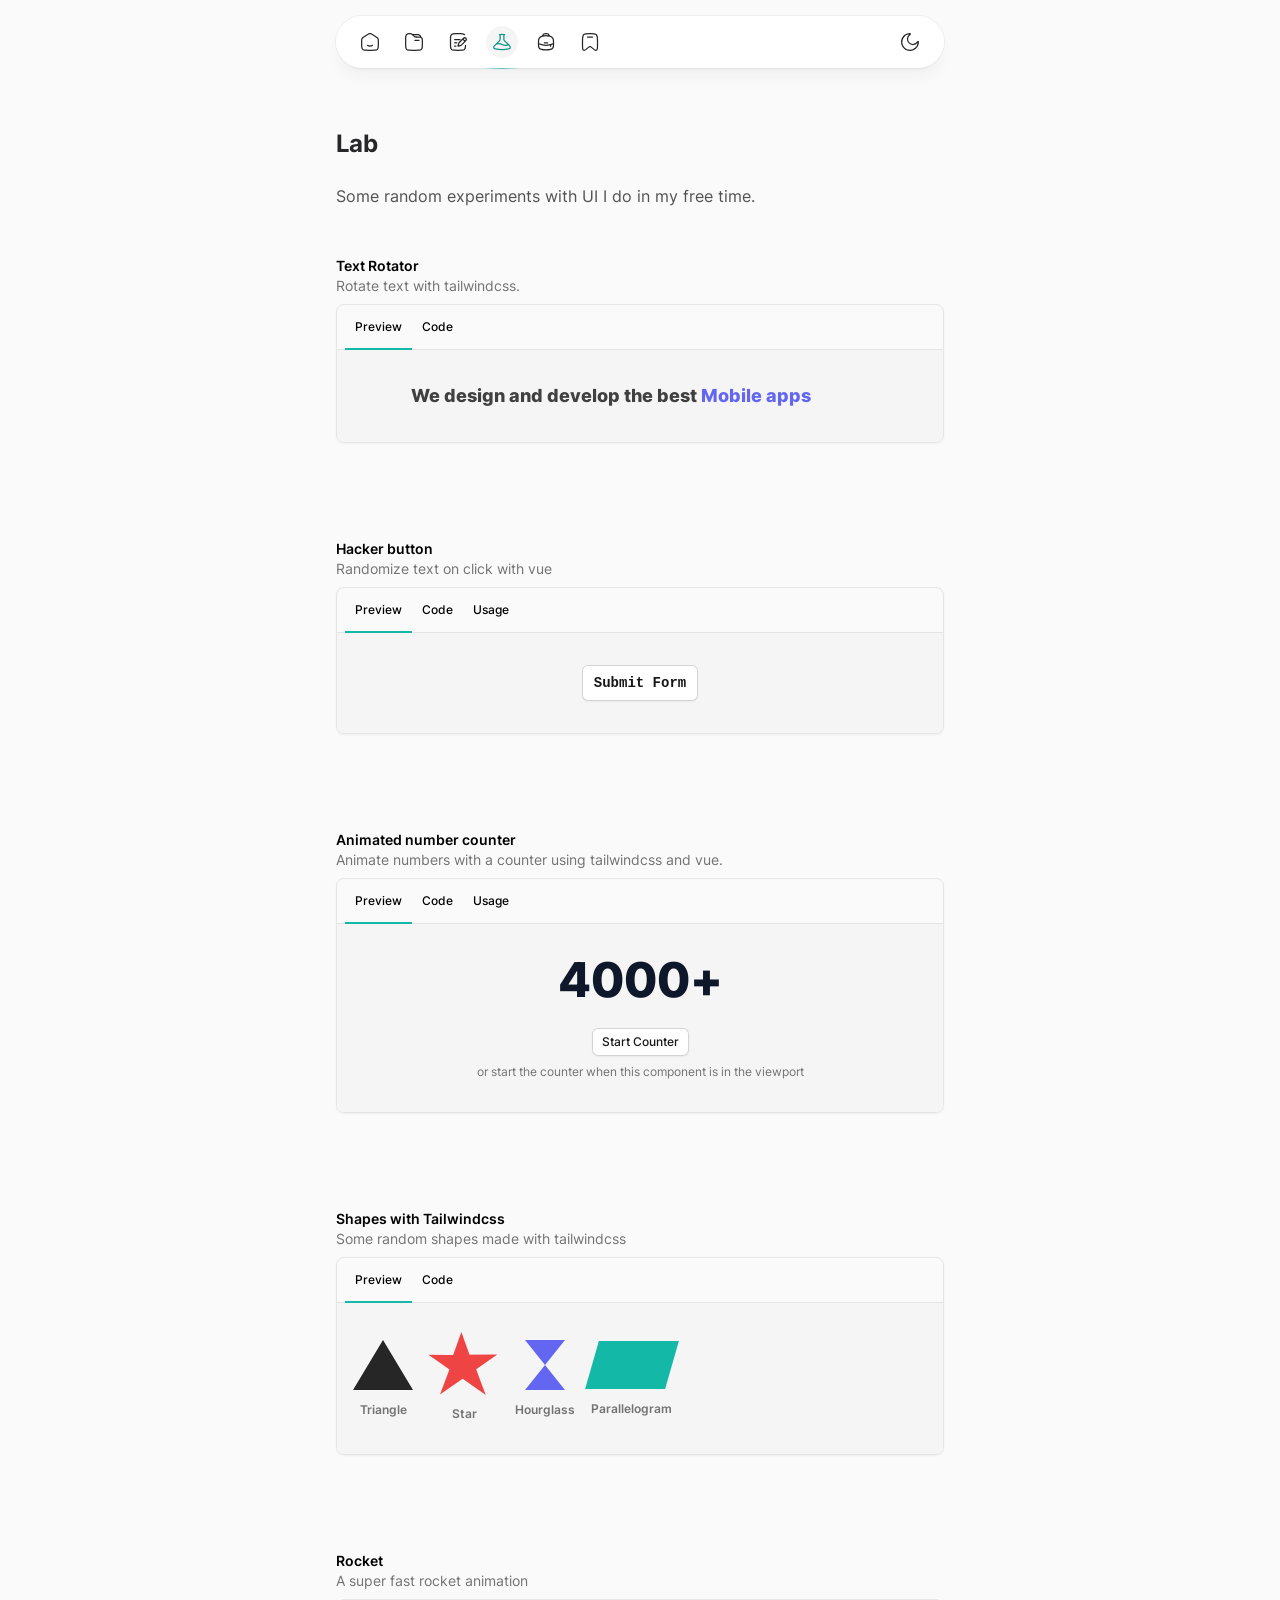
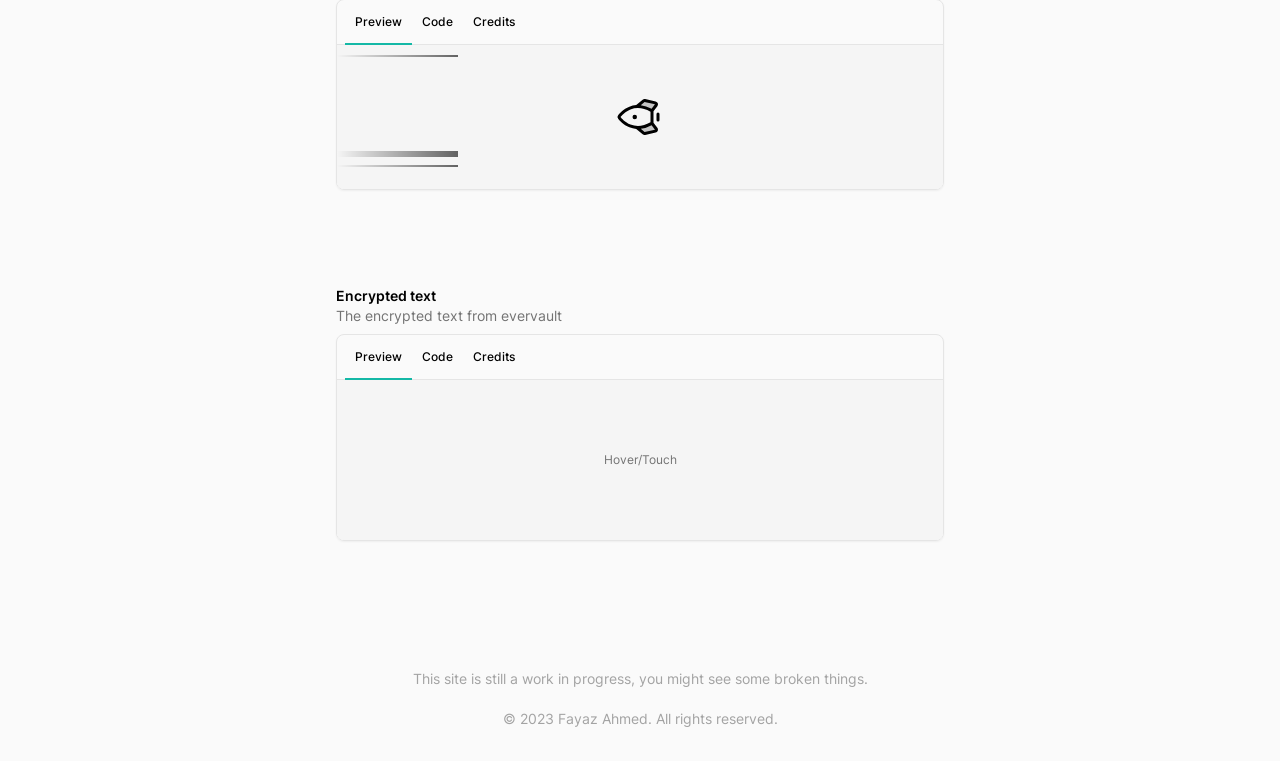
<file: lab/index.html>
<!DOCTYPE html>
<html  lang="en" class="h-full">
<head><meta charset="utf-8">
<meta name="viewport" content="width=device-width, initial-scale=1">
<style id="nuxt-ui-colors">:root {
--color-primary-50: 240 253 250;
--color-primary-100: 204 251 241;
--color-primary-200: 153 246 228;
--color-primary-300: 94 234 212;
--color-primary-400: 45 212 191;
--color-primary-500: 20 184 166;
--color-primary-600: 13 148 136;
--color-primary-700: 15 118 110;
--color-primary-800: 17 94 89;
--color-primary-900: 19 78 74;
--color-primary-950: 4 47 46;
--color-primary-DEFAULT: var(--color-primary-500);

--color-gray-50: 250 250 250;
--color-gray-100: 245 245 245;
--color-gray-200: 229 229 229;
--color-gray-300: 212 212 212;
--color-gray-400: 163 163 163;
--color-gray-500: 115 115 115;
--color-gray-600: 82 82 82;
--color-gray-700: 64 64 64;
--color-gray-800: 38 38 38;
--color-gray-900: 23 23 23;
--color-gray-950: 10 10 10;
}

.dark {
  --color-primary-DEFAULT: var(--color-primary-400);
}
</style>
<title>Lab | Fayaz Ahmed</title>
<style> @font-face { font-family: "Inter fallback"; src: local("Noto Sans"); size-adjust: 100.6532%; ascent-override: 96.2463%; descent-override: 23.991%; line-gap-override: 0%; } @font-face { font-family: "Inter fallback"; src: local("Arial"); size-adjust: 107.4014%; ascent-override: 90.199%; descent-override: 22.4836%; line-gap-override: 0%; } @font-face { font-family: "Inter fallback"; src: local("Helvetica Neue"); size-adjust: 106.0574%; ascent-override: 91.342%; descent-override: 22.7685%; line-gap-override: 0%; } @font-face { font-family: "Inter fallback"; src: local("Roboto"); size-adjust: 107.2828%; ascent-override: 90.2987%; descent-override: 22.5085%; line-gap-override: 0%; } @font-face { font-family: "Inter fallback"; src: local("Segoe UI"); size-adjust: 107.1644%; ascent-override: 90.3985%; descent-override: 22.5334%; line-gap-override: 0%; } @font-face { font-family: "Inter fallback"; src: local("BlinkMacSystemFont"); size-adjust: 115.3099%; ascent-override: 84.0128%; descent-override: 20.9416%; line-gap-override: 0%; } @font-face { font-family: "Inter fallback"; src: local("Noto Sans"); size-adjust: 100.6532%; ascent-override: 96.2463%; descent-override: 23.991%; line-gap-override: 0%; } @font-face { font-family: "Inter fallback"; src: local("Arial"); size-adjust: 107.4014%; ascent-override: 90.199%; descent-override: 22.4836%; line-gap-override: 0%; } @font-face { font-family: "Inter fallback"; src: local("Helvetica Neue"); size-adjust: 106.0574%; ascent-override: 91.342%; descent-override: 22.7685%; line-gap-override: 0%; } @font-face { font-family: "Inter fallback"; src: local("Roboto"); size-adjust: 107.2828%; ascent-override: 90.2987%; descent-override: 22.5085%; line-gap-override: 0%; } @font-face { font-family: "Inter fallback"; src: local("Segoe UI"); size-adjust: 107.1644%; ascent-override: 90.3985%; descent-override: 22.5334%; line-gap-override: 0%; } @font-face { font-family: "Inter fallback"; src: local("BlinkMacSystemFont"); size-adjust: 115.3099%; ascent-override: 84.0128%; descent-override: 20.9416%; line-gap-override: 0%; } @font-face { font-family: "Inter fallback"; src: local("Noto Sans"); size-adjust: 100.6532%; ascent-override: 96.2463%; descent-override: 23.991%; line-gap-override: 0%; } @font-face { font-family: "Inter fallback"; src: local("Arial"); size-adjust: 107.4014%; ascent-override: 90.199%; descent-override: 22.4836%; line-gap-override: 0%; } @font-face { font-family: "Inter fallback"; src: local("Helvetica Neue"); size-adjust: 106.0574%; ascent-override: 91.342%; descent-override: 22.7685%; line-gap-override: 0%; } @font-face { font-family: "Inter fallback"; src: local("Roboto"); size-adjust: 107.2828%; ascent-override: 90.2987%; descent-override: 22.5085%; line-gap-override: 0%; } @font-face { font-family: "Inter fallback"; src: local("Segoe UI"); size-adjust: 107.1644%; ascent-override: 90.3985%; descent-override: 22.5334%; line-gap-override: 0%; } @font-face { font-family: "Inter fallback"; src: local("BlinkMacSystemFont"); size-adjust: 115.3099%; ascent-override: 84.0128%; descent-override: 20.9416%; line-gap-override: 0%; } @font-face { font-family: "Inter fallback"; src: local("Noto Sans"); size-adjust: 100.6532%; ascent-override: 96.2463%; descent-override: 23.991%; line-gap-override: 0%; } @font-face { font-family: "Inter fallback"; src: local("Arial"); size-adjust: 107.4014%; ascent-override: 90.199%; descent-override: 22.4836%; line-gap-override: 0%; } @font-face { font-family: "Inter fallback"; src: local("Helvetica Neue"); size-adjust: 106.0574%; ascent-override: 91.342%; descent-override: 22.7685%; line-gap-override: 0%; } @font-face { font-family: "Inter fallback"; src: local("Roboto"); size-adjust: 107.2828%; ascent-override: 90.2987%; descent-override: 22.5085%; line-gap-override: 0%; } @font-face { font-family: "Inter fallback"; src: local("Segoe UI"); size-adjust: 107.1644%; ascent-override: 90.3985%; descent-override: 22.5334%; line-gap-override: 0%; } @font-face { font-family: "Inter fallback"; src: local("BlinkMacSystemFont"); size-adjust: 115.3099%; ascent-override: 84.0128%; descent-override: 20.9416%; line-gap-override: 0%; } @font-face { font-family: "Inter fallback"; src: local("Noto Sans"); size-adjust: 100.6532%; ascent-override: 96.2463%; descent-override: 23.991%; line-gap-override: 0%; } @font-face { font-family: "Inter fallback"; src: local("Arial"); size-adjust: 107.4014%; ascent-override: 90.199%; descent-override: 22.4836%; line-gap-override: 0%; } @font-face { font-family: "Inter fallback"; src: local("Helvetica Neue"); size-adjust: 106.0574%; ascent-override: 91.342%; descent-override: 22.7685%; line-gap-override: 0%; } @font-face { font-family: "Inter fallback"; src: local("Roboto"); size-adjust: 107.2828%; ascent-override: 90.2987%; descent-override: 22.5085%; line-gap-override: 0%; } @font-face { font-family: "Inter fallback"; src: local("Segoe UI"); size-adjust: 107.1644%; ascent-override: 90.3985%; descent-override: 22.5334%; line-gap-override: 0%; } @font-face { font-family: "Inter fallback"; src: local("BlinkMacSystemFont"); size-adjust: 115.3099%; ascent-override: 84.0128%; descent-override: 20.9416%; line-gap-override: 0%; } @font-face { font-family: "Inter fallback"; src: local("Noto Sans"); size-adjust: 100.6532%; ascent-override: 96.2463%; descent-override: 23.991%; line-gap-override: 0%; } @font-face { font-family: "Inter fallback"; src: local("Arial"); size-adjust: 107.4014%; ascent-override: 90.199%; descent-override: 22.4836%; line-gap-override: 0%; } @font-face { font-family: "Inter fallback"; src: local("Helvetica Neue"); size-adjust: 106.0574%; ascent-override: 91.342%; descent-override: 22.7685%; line-gap-override: 0%; } @font-face { font-family: "Inter fallback"; src: local("Roboto"); size-adjust: 107.2828%; ascent-override: 90.2987%; descent-override: 22.5085%; line-gap-override: 0%; } @font-face { font-family: "Inter fallback"; src: local("Segoe UI"); size-adjust: 107.1644%; ascent-override: 90.3985%; descent-override: 22.5334%; line-gap-override: 0%; } @font-face { font-family: "Inter fallback"; src: local("BlinkMacSystemFont"); size-adjust: 115.3099%; ascent-override: 84.0128%; descent-override: 20.9416%; line-gap-override: 0%; } @font-face { font-family: "Inter fallback"; src: local("Noto Sans"); size-adjust: 100.6532%; ascent-override: 96.2463%; descent-override: 23.991%; line-gap-override: 0%; } @font-face { font-family: "Inter fallback"; src: local("Arial"); size-adjust: 107.4014%; ascent-override: 90.199%; descent-override: 22.4836%; line-gap-override: 0%; } @font-face { font-family: "Inter fallback"; src: local("Helvetica Neue"); size-adjust: 106.0574%; ascent-override: 91.342%; descent-override: 22.7685%; line-gap-override: 0%; } @font-face { font-family: "Inter fallback"; src: local("Roboto"); size-adjust: 107.2828%; ascent-override: 90.2987%; descent-override: 22.5085%; line-gap-override: 0%; } @font-face { font-family: "Inter fallback"; src: local("Segoe UI"); size-adjust: 107.1644%; ascent-override: 90.3985%; descent-override: 22.5334%; line-gap-override: 0%; } @font-face { font-family: "Inter fallback"; src: local("BlinkMacSystemFont"); size-adjust: 115.3099%; ascent-override: 84.0128%; descent-override: 20.9416%; line-gap-override: 0%; } @font-face { font-family: "Inter fallback"; src: local("Noto Sans"); size-adjust: 100.6532%; ascent-override: 96.2463%; descent-override: 23.991%; line-gap-override: 0%; } @font-face { font-family: "Inter fallback"; src: local("Arial"); size-adjust: 107.4014%; ascent-override: 90.199%; descent-override: 22.4836%; line-gap-override: 0%; } @font-face { font-family: "Inter fallback"; src: local("Helvetica Neue"); size-adjust: 106.0574%; ascent-override: 91.342%; descent-override: 22.7685%; line-gap-override: 0%; } @font-face { font-family: "Inter fallback"; src: local("Roboto"); size-adjust: 107.2828%; ascent-override: 90.2987%; descent-override: 22.5085%; line-gap-override: 0%; } @font-face { font-family: "Inter fallback"; src: local("Segoe UI"); size-adjust: 107.1644%; ascent-override: 90.3985%; descent-override: 22.5334%; line-gap-override: 0%; } @font-face { font-family: "Inter fallback"; src: local("BlinkMacSystemFont"); size-adjust: 115.3099%; ascent-override: 84.0128%; descent-override: 20.9416%; line-gap-override: 0%; } @font-face { font-family: "Inter fallback"; src: local("Noto Sans"); size-adjust: 100.6532%; ascent-override: 96.2463%; descent-override: 23.991%; line-gap-override: 0%; } @font-face { font-family: "Inter fallback"; src: local("Arial"); size-adjust: 107.4014%; ascent-override: 90.199%; descent-override: 22.4836%; line-gap-override: 0%; } @font-face { font-family: "Inter fallback"; src: local("Helvetica Neue"); size-adjust: 106.0574%; ascent-override: 91.342%; descent-override: 22.7685%; line-gap-override: 0%; } @font-face { font-family: "Inter fallback"; src: local("Roboto"); size-adjust: 107.2828%; ascent-override: 90.2987%; descent-override: 22.5085%; line-gap-override: 0%; } @font-face { font-family: "Inter fallback"; src: local("Segoe UI"); size-adjust: 107.1644%; ascent-override: 90.3985%; descent-override: 22.5334%; line-gap-override: 0%; } @font-face { font-family: "Inter fallback"; src: local("BlinkMacSystemFont"); size-adjust: 115.3099%; ascent-override: 84.0128%; descent-override: 20.9416%; line-gap-override: 0%; } @font-face { font-family: "Inter fallback"; src: local("Noto Sans"); size-adjust: 100.6532%; ascent-override: 96.2463%; descent-override: 23.991%; line-gap-override: 0%; } @font-face { font-family: "Inter fallback"; src: local("Arial"); size-adjust: 107.4014%; ascent-override: 90.199%; descent-override: 22.4836%; line-gap-override: 0%; } @font-face { font-family: "Inter fallback"; src: local("Helvetica Neue"); size-adjust: 106.0574%; ascent-override: 91.342%; descent-override: 22.7685%; line-gap-override: 0%; } @font-face { font-family: "Inter fallback"; src: local("Roboto"); size-adjust: 107.2828%; ascent-override: 90.2987%; descent-override: 22.5085%; line-gap-override: 0%; } @font-face { font-family: "Inter fallback"; src: local("Segoe UI"); size-adjust: 107.1644%; ascent-override: 90.3985%; descent-override: 22.5334%; line-gap-override: 0%; } @font-face { font-family: "Inter fallback"; src: local("BlinkMacSystemFont"); size-adjust: 115.3099%; ascent-override: 84.0128%; descent-override: 20.9416%; line-gap-override: 0%; } @font-face { font-family: "Inter fallback"; src: local("Noto Sans"); size-adjust: 100.6532%; ascent-override: 96.2463%; descent-override: 23.991%; line-gap-override: 0%; } @font-face { font-family: "Inter fallback"; src: local("Arial"); size-adjust: 107.4014%; ascent-override: 90.199%; descent-override: 22.4836%; line-gap-override: 0%; } @font-face { font-family: "Inter fallback"; src: local("Helvetica Neue"); size-adjust: 106.0574%; ascent-override: 91.342%; descent-override: 22.7685%; line-gap-override: 0%; } @font-face { font-family: "Inter fallback"; src: local("Roboto"); size-adjust: 107.2828%; ascent-override: 90.2987%; descent-override: 22.5085%; line-gap-override: 0%; } @font-face { font-family: "Inter fallback"; src: local("Segoe UI"); size-adjust: 107.1644%; ascent-override: 90.3985%; descent-override: 22.5334%; line-gap-override: 0%; } @font-face { font-family: "Inter fallback"; src: local("BlinkMacSystemFont"); size-adjust: 115.3099%; ascent-override: 84.0128%; descent-override: 20.9416%; line-gap-override: 0%; } @font-face { font-family: "Inter fallback"; src: local("Noto Sans"); size-adjust: 100.6532%; ascent-override: 96.2463%; descent-override: 23.991%; line-gap-override: 0%; } @font-face { font-family: "Inter fallback"; src: local("Arial"); size-adjust: 107.4014%; ascent-override: 90.199%; descent-override: 22.4836%; line-gap-override: 0%; } @font-face { font-family: "Inter fallback"; src: local("Helvetica Neue"); size-adjust: 106.0574%; ascent-override: 91.342%; descent-override: 22.7685%; line-gap-override: 0%; } @font-face { font-family: "Inter fallback"; src: local("Roboto"); size-adjust: 107.2828%; ascent-override: 90.2987%; descent-override: 22.5085%; line-gap-override: 0%; } @font-face { font-family: "Inter fallback"; src: local("Segoe UI"); size-adjust: 107.1644%; ascent-override: 90.3985%; descent-override: 22.5334%; line-gap-override: 0%; } @font-face { font-family: "Inter fallback"; src: local("BlinkMacSystemFont"); size-adjust: 115.3099%; ascent-override: 84.0128%; descent-override: 20.9416%; line-gap-override: 0%; } @font-face { font-family: "Inter fallback"; src: local("Noto Sans"); size-adjust: 100.6532%; ascent-override: 96.2463%; descent-override: 23.991%; line-gap-override: 0%; } @font-face { font-family: "Inter fallback"; src: local("Arial"); size-adjust: 107.4014%; ascent-override: 90.199%; descent-override: 22.4836%; line-gap-override: 0%; } @font-face { font-family: "Inter fallback"; src: local("Helvetica Neue"); size-adjust: 106.0574%; ascent-override: 91.342%; descent-override: 22.7685%; line-gap-override: 0%; } @font-face { font-family: "Inter fallback"; src: local("Roboto"); size-adjust: 107.2828%; ascent-override: 90.2987%; descent-override: 22.5085%; line-gap-override: 0%; } @font-face { font-family: "Inter fallback"; src: local("Segoe UI"); size-adjust: 107.1644%; ascent-override: 90.3985%; descent-override: 22.5334%; line-gap-override: 0%; } @font-face { font-family: "Inter fallback"; src: local("BlinkMacSystemFont"); size-adjust: 115.3099%; ascent-override: 84.0128%; descent-override: 20.9416%; line-gap-override: 0%; } @font-face { font-family: "Inter fallback"; src: local("Noto Sans"); size-adjust: 100.6532%; ascent-override: 96.2463%; descent-override: 23.991%; line-gap-override: 0%; } @font-face { font-family: "Inter fallback"; src: local("Arial"); size-adjust: 107.4014%; ascent-override: 90.199%; descent-override: 22.4836%; line-gap-override: 0%; } @font-face { font-family: "Inter fallback"; src: local("Helvetica Neue"); size-adjust: 106.0574%; ascent-override: 91.342%; descent-override: 22.7685%; line-gap-override: 0%; } @font-face { font-family: "Inter fallback"; src: local("Roboto"); size-adjust: 107.2828%; ascent-override: 90.2987%; descent-override: 22.5085%; line-gap-override: 0%; } @font-face { font-family: "Inter fallback"; src: local("Segoe UI"); size-adjust: 107.1644%; ascent-override: 90.3985%; descent-override: 22.5334%; line-gap-override: 0%; } @font-face { font-family: "Inter fallback"; src: local("BlinkMacSystemFont"); size-adjust: 115.3099%; ascent-override: 84.0128%; descent-override: 20.9416%; line-gap-override: 0%; } @font-face { font-family: "Inter fallback"; src: local("Noto Sans"); size-adjust: 100.6532%; ascent-override: 96.2463%; descent-override: 23.991%; line-gap-override: 0%; } @font-face { font-family: "Inter fallback"; src: local("Arial"); size-adjust: 107.4014%; ascent-override: 90.199%; descent-override: 22.4836%; line-gap-override: 0%; } @font-face { font-family: "Inter fallback"; src: local("Helvetica Neue"); size-adjust: 106.0574%; ascent-override: 91.342%; descent-override: 22.7685%; line-gap-override: 0%; } @font-face { font-family: "Inter fallback"; src: local("Roboto"); size-adjust: 107.2828%; ascent-override: 90.2987%; descent-override: 22.5085%; line-gap-override: 0%; } @font-face { font-family: "Inter fallback"; src: local("Segoe UI"); size-adjust: 107.1644%; ascent-override: 90.3985%; descent-override: 22.5334%; line-gap-override: 0%; } @font-face { font-family: "Inter fallback"; src: local("BlinkMacSystemFont"); size-adjust: 115.3099%; ascent-override: 84.0128%; descent-override: 20.9416%; line-gap-override: 0%; } @font-face { font-family: "Inter fallback"; src: local("Noto Sans"); size-adjust: 100.6532%; ascent-override: 96.2463%; descent-override: 23.991%; line-gap-override: 0%; } @font-face { font-family: "Inter fallback"; src: local("Arial"); size-adjust: 107.4014%; ascent-override: 90.199%; descent-override: 22.4836%; line-gap-override: 0%; } @font-face { font-family: "Inter fallback"; src: local("Helvetica Neue"); size-adjust: 106.0574%; ascent-override: 91.342%; descent-override: 22.7685%; line-gap-override: 0%; } @font-face { font-family: "Inter fallback"; src: local("Roboto"); size-adjust: 107.2828%; ascent-override: 90.2987%; descent-override: 22.5085%; line-gap-override: 0%; } @font-face { font-family: "Inter fallback"; src: local("Segoe UI"); size-adjust: 107.1644%; ascent-override: 90.3985%; descent-override: 22.5334%; line-gap-override: 0%; } @font-face { font-family: "Inter fallback"; src: local("BlinkMacSystemFont"); size-adjust: 115.3099%; ascent-override: 84.0128%; descent-override: 20.9416%; line-gap-override: 0%; } @font-face { font-family: "Inter fallback"; src: local("Noto Sans"); size-adjust: 100.6532%; ascent-override: 96.2463%; descent-override: 23.991%; line-gap-override: 0%; } @font-face { font-family: "Inter fallback"; src: local("Arial"); size-adjust: 107.4014%; ascent-override: 90.199%; descent-override: 22.4836%; line-gap-override: 0%; } @font-face { font-family: "Inter fallback"; src: local("Helvetica Neue"); size-adjust: 106.0574%; ascent-override: 91.342%; descent-override: 22.7685%; line-gap-override: 0%; } @font-face { font-family: "Inter fallback"; src: local("Roboto"); size-adjust: 107.2828%; ascent-override: 90.2987%; descent-override: 22.5085%; line-gap-override: 0%; } @font-face { font-family: "Inter fallback"; src: local("Segoe UI"); size-adjust: 107.1644%; ascent-override: 90.3985%; descent-override: 22.5334%; line-gap-override: 0%; } @font-face { font-family: "Inter fallback"; src: local("BlinkMacSystemFont"); size-adjust: 115.3099%; ascent-override: 84.0128%; descent-override: 20.9416%; line-gap-override: 0%; } @font-face { font-family: "Inter fallback"; src: local("Noto Sans"); size-adjust: 100.6532%; ascent-override: 96.2463%; descent-override: 23.991%; line-gap-override: 0%; } @font-face { font-family: "Inter fallback"; src: local("Arial"); size-adjust: 107.4014%; ascent-override: 90.199%; descent-override: 22.4836%; line-gap-override: 0%; } @font-face { font-family: "Inter fallback"; src: local("Helvetica Neue"); size-adjust: 106.0574%; ascent-override: 91.342%; descent-override: 22.7685%; line-gap-override: 0%; } @font-face { font-family: "Inter fallback"; src: local("Roboto"); size-adjust: 107.2828%; ascent-override: 90.2987%; descent-override: 22.5085%; line-gap-override: 0%; } @font-face { font-family: "Inter fallback"; src: local("Segoe UI"); size-adjust: 107.1644%; ascent-override: 90.3985%; descent-override: 22.5334%; line-gap-override: 0%; } @font-face { font-family: "Inter fallback"; src: local("BlinkMacSystemFont"); size-adjust: 115.3099%; ascent-override: 84.0128%; descent-override: 20.9416%; line-gap-override: 0%; } @font-face { font-family: "Inter fallback"; src: local("Noto Sans"); size-adjust: 100.6532%; ascent-override: 96.2463%; descent-override: 23.991%; line-gap-override: 0%; } @font-face { font-family: "Inter fallback"; src: local("Arial"); size-adjust: 107.4014%; ascent-override: 90.199%; descent-override: 22.4836%; line-gap-override: 0%; } @font-face { font-family: "Inter fallback"; src: local("Helvetica Neue"); size-adjust: 106.0574%; ascent-override: 91.342%; descent-override: 22.7685%; line-gap-override: 0%; } @font-face { font-family: "Inter fallback"; src: local("Roboto"); size-adjust: 107.2828%; ascent-override: 90.2987%; descent-override: 22.5085%; line-gap-override: 0%; } @font-face { font-family: "Inter fallback"; src: local("Segoe UI"); size-adjust: 107.1644%; ascent-override: 90.3985%; descent-override: 22.5334%; line-gap-override: 0%; } @font-face { font-family: "Inter fallback"; src: local("BlinkMacSystemFont"); size-adjust: 115.3099%; ascent-override: 84.0128%; descent-override: 20.9416%; line-gap-override: 0%; } @font-face { font-family: "Inter fallback"; src: local("Noto Sans"); size-adjust: 100.6532%; ascent-override: 96.2463%; descent-override: 23.991%; line-gap-override: 0%; } @font-face { font-family: "Inter fallback"; src: local("Arial"); size-adjust: 107.4014%; ascent-override: 90.199%; descent-override: 22.4836%; line-gap-override: 0%; } @font-face { font-family: "Inter fallback"; src: local("Helvetica Neue"); size-adjust: 106.0574%; ascent-override: 91.342%; descent-override: 22.7685%; line-gap-override: 0%; } @font-face { font-family: "Inter fallback"; src: local("Roboto"); size-adjust: 107.2828%; ascent-override: 90.2987%; descent-override: 22.5085%; line-gap-override: 0%; } @font-face { font-family: "Inter fallback"; src: local("Segoe UI"); size-adjust: 107.1644%; ascent-override: 90.3985%; descent-override: 22.5334%; line-gap-override: 0%; } @font-face { font-family: "Inter fallback"; src: local("BlinkMacSystemFont"); size-adjust: 115.3099%; ascent-override: 84.0128%; descent-override: 20.9416%; line-gap-override: 0%; } @font-face { font-family: "Inter fallback"; src: local("Noto Sans"); size-adjust: 100.6532%; ascent-override: 96.2463%; descent-override: 23.991%; line-gap-override: 0%; } @font-face { font-family: "Inter fallback"; src: local("Arial"); size-adjust: 107.4014%; ascent-override: 90.199%; descent-override: 22.4836%; line-gap-override: 0%; } @font-face { font-family: "Inter fallback"; src: local("Helvetica Neue"); size-adjust: 106.0574%; ascent-override: 91.342%; descent-override: 22.7685%; line-gap-override: 0%; } @font-face { font-family: "Inter fallback"; src: local("Roboto"); size-adjust: 107.2828%; ascent-override: 90.2987%; descent-override: 22.5085%; line-gap-override: 0%; } @font-face { font-family: "Inter fallback"; src: local("Segoe UI"); size-adjust: 107.1644%; ascent-override: 90.3985%; descent-override: 22.5334%; line-gap-override: 0%; } @font-face { font-family: "Inter fallback"; src: local("BlinkMacSystemFont"); size-adjust: 115.3099%; ascent-override: 84.0128%; descent-override: 20.9416%; line-gap-override: 0%; } @font-face { font-family: "Inter fallback"; src: local("Noto Sans"); size-adjust: 100.6532%; ascent-override: 96.2463%; descent-override: 23.991%; line-gap-override: 0%; } @font-face { font-family: "Inter fallback"; src: local("Arial"); size-adjust: 107.4014%; ascent-override: 90.199%; descent-override: 22.4836%; line-gap-override: 0%; } @font-face { font-family: "Inter fallback"; src: local("Helvetica Neue"); size-adjust: 106.0574%; ascent-override: 91.342%; descent-override: 22.7685%; line-gap-override: 0%; } @font-face { font-family: "Inter fallback"; src: local("Roboto"); size-adjust: 107.2828%; ascent-override: 90.2987%; descent-override: 22.5085%; line-gap-override: 0%; } @font-face { font-family: "Inter fallback"; src: local("Segoe UI"); size-adjust: 107.1644%; ascent-override: 90.3985%; descent-override: 22.5334%; line-gap-override: 0%; } @font-face { font-family: "Inter fallback"; src: local("BlinkMacSystemFont"); size-adjust: 115.3099%; ascent-override: 84.0128%; descent-override: 20.9416%; line-gap-override: 0%; } @font-face { font-family: "Inter fallback"; src: local("Noto Sans"); size-adjust: 100.6532%; ascent-override: 96.2463%; descent-override: 23.991%; line-gap-override: 0%; } @font-face { font-family: "Inter fallback"; src: local("Arial"); size-adjust: 107.4014%; ascent-override: 90.199%; descent-override: 22.4836%; line-gap-override: 0%; } @font-face { font-family: "Inter fallback"; src: local("Helvetica Neue"); size-adjust: 106.0574%; ascent-override: 91.342%; descent-override: 22.7685%; line-gap-override: 0%; } @font-face { font-family: "Inter fallback"; src: local("Roboto"); size-adjust: 107.2828%; ascent-override: 90.2987%; descent-override: 22.5085%; line-gap-override: 0%; } @font-face { font-family: "Inter fallback"; src: local("Segoe UI"); size-adjust: 107.1644%; ascent-override: 90.3985%; descent-override: 22.5334%; line-gap-override: 0%; } @font-face { font-family: "Inter fallback"; src: local("BlinkMacSystemFont"); size-adjust: 115.3099%; ascent-override: 84.0128%; descent-override: 20.9416%; line-gap-override: 0%; } @font-face { font-family: "Inter fallback"; src: local("Noto Sans"); size-adjust: 100.6532%; ascent-override: 96.2463%; descent-override: 23.991%; line-gap-override: 0%; } @font-face { font-family: "Inter fallback"; src: local("Arial"); size-adjust: 107.4014%; ascent-override: 90.199%; descent-override: 22.4836%; line-gap-override: 0%; } @font-face { font-family: "Inter fallback"; src: local("Helvetica Neue"); size-adjust: 106.0574%; ascent-override: 91.342%; descent-override: 22.7685%; line-gap-override: 0%; } @font-face { font-family: "Inter fallback"; src: local("Roboto"); size-adjust: 107.2828%; ascent-override: 90.2987%; descent-override: 22.5085%; line-gap-override: 0%; } @font-face { font-family: "Inter fallback"; src: local("Segoe UI"); size-adjust: 107.1644%; ascent-override: 90.3985%; descent-override: 22.5334%; line-gap-override: 0%; } @font-face { font-family: "Inter fallback"; src: local("BlinkMacSystemFont"); size-adjust: 115.3099%; ascent-override: 84.0128%; descent-override: 20.9416%; line-gap-override: 0%; } @font-face { font-family: "Inter fallback"; src: local("Noto Sans"); size-adjust: 100.6532%; ascent-override: 96.2463%; descent-override: 23.991%; line-gap-override: 0%; } @font-face { font-family: "Inter fallback"; src: local("Arial"); size-adjust: 107.4014%; ascent-override: 90.199%; descent-override: 22.4836%; line-gap-override: 0%; } @font-face { font-family: "Inter fallback"; src: local("Helvetica Neue"); size-adjust: 106.0574%; ascent-override: 91.342%; descent-override: 22.7685%; line-gap-override: 0%; } @font-face { font-family: "Inter fallback"; src: local("Roboto"); size-adjust: 107.2828%; ascent-override: 90.2987%; descent-override: 22.5085%; line-gap-override: 0%; } @font-face { font-family: "Inter fallback"; src: local("Segoe UI"); size-adjust: 107.1644%; ascent-override: 90.3985%; descent-override: 22.5334%; line-gap-override: 0%; } @font-face { font-family: "Inter fallback"; src: local("BlinkMacSystemFont"); size-adjust: 115.3099%; ascent-override: 84.0128%; descent-override: 20.9416%; line-gap-override: 0%; } @font-face { font-family: "Inter fallback"; src: local("Noto Sans"); size-adjust: 100.6532%; ascent-override: 96.2463%; descent-override: 23.991%; line-gap-override: 0%; } @font-face { font-family: "Inter fallback"; src: local("Arial"); size-adjust: 107.4014%; ascent-override: 90.199%; descent-override: 22.4836%; line-gap-override: 0%; } @font-face { font-family: "Inter fallback"; src: local("Helvetica Neue"); size-adjust: 106.0574%; ascent-override: 91.342%; descent-override: 22.7685%; line-gap-override: 0%; } @font-face { font-family: "Inter fallback"; src: local("Roboto"); size-adjust: 107.2828%; ascent-override: 90.2987%; descent-override: 22.5085%; line-gap-override: 0%; } @font-face { font-family: "Inter fallback"; src: local("Segoe UI"); size-adjust: 107.1644%; ascent-override: 90.3985%; descent-override: 22.5334%; line-gap-override: 0%; } @font-face { font-family: "Inter fallback"; src: local("BlinkMacSystemFont"); size-adjust: 115.3099%; ascent-override: 84.0128%; descent-override: 20.9416%; line-gap-override: 0%; } @font-face { font-family: "Inter fallback"; src: local("Noto Sans"); size-adjust: 100.6532%; ascent-override: 96.2463%; descent-override: 23.991%; line-gap-override: 0%; } @font-face { font-family: "Inter fallback"; src: local("Arial"); size-adjust: 107.4014%; ascent-override: 90.199%; descent-override: 22.4836%; line-gap-override: 0%; } @font-face { font-family: "Inter fallback"; src: local("Helvetica Neue"); size-adjust: 106.0574%; ascent-override: 91.342%; descent-override: 22.7685%; line-gap-override: 0%; } @font-face { font-family: "Inter fallback"; src: local("Roboto"); size-adjust: 107.2828%; ascent-override: 90.2987%; descent-override: 22.5085%; line-gap-override: 0%; } @font-face { font-family: "Inter fallback"; src: local("Segoe UI"); size-adjust: 107.1644%; ascent-override: 90.3985%; descent-override: 22.5334%; line-gap-override: 0%; } @font-face { font-family: "Inter fallback"; src: local("BlinkMacSystemFont"); size-adjust: 115.3099%; ascent-override: 84.0128%; descent-override: 20.9416%; line-gap-override: 0%; } @font-face { font-family: "Inter fallback"; src: local("Noto Sans"); size-adjust: 100.6532%; ascent-override: 96.2463%; descent-override: 23.991%; line-gap-override: 0%; } @font-face { font-family: "Inter fallback"; src: local("Arial"); size-adjust: 107.4014%; ascent-override: 90.199%; descent-override: 22.4836%; line-gap-override: 0%; } @font-face { font-family: "Inter fallback"; src: local("Helvetica Neue"); size-adjust: 106.0574%; ascent-override: 91.342%; descent-override: 22.7685%; line-gap-override: 0%; } @font-face { font-family: "Inter fallback"; src: local("Roboto"); size-adjust: 107.2828%; ascent-override: 90.2987%; descent-override: 22.5085%; line-gap-override: 0%; } @font-face { font-family: "Inter fallback"; src: local("Segoe UI"); size-adjust: 107.1644%; ascent-override: 90.3985%; descent-override: 22.5334%; line-gap-override: 0%; } @font-face { font-family: "Inter fallback"; src: local("BlinkMacSystemFont"); size-adjust: 115.3099%; ascent-override: 84.0128%; descent-override: 20.9416%; line-gap-override: 0%; } @font-face { font-family: "Inter fallback"; src: local("Noto Sans"); size-adjust: 100.6532%; ascent-override: 96.2463%; descent-override: 23.991%; line-gap-override: 0%; } @font-face { font-family: "Inter fallback"; src: local("Arial"); size-adjust: 107.4014%; ascent-override: 90.199%; descent-override: 22.4836%; line-gap-override: 0%; } @font-face { font-family: "Inter fallback"; src: local("Helvetica Neue"); size-adjust: 106.0574%; ascent-override: 91.342%; descent-override: 22.7685%; line-gap-override: 0%; } @font-face { font-family: "Inter fallback"; src: local("Roboto"); size-adjust: 107.2828%; ascent-override: 90.2987%; descent-override: 22.5085%; line-gap-override: 0%; } @font-face { font-family: "Inter fallback"; src: local("Segoe UI"); size-adjust: 107.1644%; ascent-override: 90.3985%; descent-override: 22.5334%; line-gap-override: 0%; } @font-face { font-family: "Inter fallback"; src: local("BlinkMacSystemFont"); size-adjust: 115.3099%; ascent-override: 84.0128%; descent-override: 20.9416%; line-gap-override: 0%; } @font-face { font-family: "Inter fallback"; src: local("Noto Sans"); size-adjust: 100.6532%; ascent-override: 96.2463%; descent-override: 23.991%; line-gap-override: 0%; } @font-face { font-family: "Inter fallback"; src: local("Arial"); size-adjust: 107.4014%; ascent-override: 90.199%; descent-override: 22.4836%; line-gap-override: 0%; } @font-face { font-family: "Inter fallback"; src: local("Helvetica Neue"); size-adjust: 106.0574%; ascent-override: 91.342%; descent-override: 22.7685%; line-gap-override: 0%; } @font-face { font-family: "Inter fallback"; src: local("Roboto"); size-adjust: 107.2828%; ascent-override: 90.2987%; descent-override: 22.5085%; line-gap-override: 0%; } @font-face { font-family: "Inter fallback"; src: local("Segoe UI"); size-adjust: 107.1644%; ascent-override: 90.3985%; descent-override: 22.5334%; line-gap-override: 0%; } @font-face { font-family: "Inter fallback"; src: local("BlinkMacSystemFont"); size-adjust: 115.3099%; ascent-override: 84.0128%; descent-override: 20.9416%; line-gap-override: 0%; } @font-face { font-family: "Inter fallback"; src: local("Noto Sans"); size-adjust: 100.6532%; ascent-override: 96.2463%; descent-override: 23.991%; line-gap-override: 0%; } @font-face { font-family: "Inter fallback"; src: local("Arial"); size-adjust: 107.4014%; ascent-override: 90.199%; descent-override: 22.4836%; line-gap-override: 0%; } @font-face { font-family: "Inter fallback"; src: local("Helvetica Neue"); size-adjust: 106.0574%; ascent-override: 91.342%; descent-override: 22.7685%; line-gap-override: 0%; } @font-face { font-family: "Inter fallback"; src: local("Roboto"); size-adjust: 107.2828%; ascent-override: 90.2987%; descent-override: 22.5085%; line-gap-override: 0%; } @font-face { font-family: "Inter fallback"; src: local("Segoe UI"); size-adjust: 107.1644%; ascent-override: 90.3985%; descent-override: 22.5334%; line-gap-override: 0%; } @font-face { font-family: "Inter fallback"; src: local("BlinkMacSystemFont"); size-adjust: 115.3099%; ascent-override: 84.0128%; descent-override: 20.9416%; line-gap-override: 0%; } @font-face { font-family: "Inter fallback"; src: local("Noto Sans"); size-adjust: 100.6532%; ascent-override: 96.2463%; descent-override: 23.991%; line-gap-override: 0%; } @font-face { font-family: "Inter fallback"; src: local("Arial"); size-adjust: 107.4014%; ascent-override: 90.199%; descent-override: 22.4836%; line-gap-override: 0%; } @font-face { font-family: "Inter fallback"; src: local("Helvetica Neue"); size-adjust: 106.0574%; ascent-override: 91.342%; descent-override: 22.7685%; line-gap-override: 0%; } @font-face { font-family: "Inter fallback"; src: local("Roboto"); size-adjust: 107.2828%; ascent-override: 90.2987%; descent-override: 22.5085%; line-gap-override: 0%; } @font-face { font-family: "Inter fallback"; src: local("Segoe UI"); size-adjust: 107.1644%; ascent-override: 90.3985%; descent-override: 22.5334%; line-gap-override: 0%; } @font-face { font-family: "Inter fallback"; src: local("BlinkMacSystemFont"); size-adjust: 115.3099%; ascent-override: 84.0128%; descent-override: 20.9416%; line-gap-override: 0%; } @font-face { font-family: "Inter fallback"; src: local("Noto Sans"); size-adjust: 100.6532%; ascent-override: 96.2463%; descent-override: 23.991%; line-gap-override: 0%; } @font-face { font-family: "Inter fallback"; src: local("Arial"); size-adjust: 107.4014%; ascent-override: 90.199%; descent-override: 22.4836%; line-gap-override: 0%; } @font-face { font-family: "Inter fallback"; src: local("Helvetica Neue"); size-adjust: 106.0574%; ascent-override: 91.342%; descent-override: 22.7685%; line-gap-override: 0%; } @font-face { font-family: "Inter fallback"; src: local("Roboto"); size-adjust: 107.2828%; ascent-override: 90.2987%; descent-override: 22.5085%; line-gap-override: 0%; } @font-face { font-family: "Inter fallback"; src: local("Segoe UI"); size-adjust: 107.1644%; ascent-override: 90.3985%; descent-override: 22.5334%; line-gap-override: 0%; } @font-face { font-family: "Inter fallback"; src: local("BlinkMacSystemFont"); size-adjust: 115.3099%; ascent-override: 84.0128%; descent-override: 20.9416%; line-gap-override: 0%; } @font-face { font-family: "Inter fallback"; src: local("Noto Sans"); size-adjust: 100.6532%; ascent-override: 96.2463%; descent-override: 23.991%; line-gap-override: 0%; } @font-face { font-family: "Inter fallback"; src: local("Arial"); size-adjust: 107.4014%; ascent-override: 90.199%; descent-override: 22.4836%; line-gap-override: 0%; } @font-face { font-family: "Inter fallback"; src: local("Helvetica Neue"); size-adjust: 106.0574%; ascent-override: 91.342%; descent-override: 22.7685%; line-gap-override: 0%; } @font-face { font-family: "Inter fallback"; src: local("Roboto"); size-adjust: 107.2828%; ascent-override: 90.2987%; descent-override: 22.5085%; line-gap-override: 0%; } @font-face { font-family: "Inter fallback"; src: local("Segoe UI"); size-adjust: 107.1644%; ascent-override: 90.3985%; descent-override: 22.5334%; line-gap-override: 0%; } @font-face { font-family: "Inter fallback"; src: local("BlinkMacSystemFont"); size-adjust: 115.3099%; ascent-override: 84.0128%; descent-override: 20.9416%; line-gap-override: 0%; } @font-face { font-family: "Inter fallback"; src: local("Noto Sans"); size-adjust: 100.6532%; ascent-override: 96.2463%; descent-override: 23.991%; line-gap-override: 0%; } @font-face { font-family: "Inter fallback"; src: local("Arial"); size-adjust: 107.4014%; ascent-override: 90.199%; descent-override: 22.4836%; line-gap-override: 0%; } @font-face { font-family: "Inter fallback"; src: local("Helvetica Neue"); size-adjust: 106.0574%; ascent-override: 91.342%; descent-override: 22.7685%; line-gap-override: 0%; } @font-face { font-family: "Inter fallback"; src: local("Roboto"); size-adjust: 107.2828%; ascent-override: 90.2987%; descent-override: 22.5085%; line-gap-override: 0%; } @font-face { font-family: "Inter fallback"; src: local("Segoe UI"); size-adjust: 107.1644%; ascent-override: 90.3985%; descent-override: 22.5334%; line-gap-override: 0%; } @font-face { font-family: "Inter fallback"; src: local("BlinkMacSystemFont"); size-adjust: 115.3099%; ascent-override: 84.0128%; descent-override: 20.9416%; line-gap-override: 0%; } @font-face { font-family: "Inter fallback"; src: local("Noto Sans"); size-adjust: 100.6532%; ascent-override: 96.2463%; descent-override: 23.991%; line-gap-override: 0%; } @font-face { font-family: "Inter fallback"; src: local("Arial"); size-adjust: 107.4014%; ascent-override: 90.199%; descent-override: 22.4836%; line-gap-override: 0%; } @font-face { font-family: "Inter fallback"; src: local("Helvetica Neue"); size-adjust: 106.0574%; ascent-override: 91.342%; descent-override: 22.7685%; line-gap-override: 0%; } @font-face { font-family: "Inter fallback"; src: local("Roboto"); size-adjust: 107.2828%; ascent-override: 90.2987%; descent-override: 22.5085%; line-gap-override: 0%; } @font-face { font-family: "Inter fallback"; src: local("Segoe UI"); size-adjust: 107.1644%; ascent-override: 90.3985%; descent-override: 22.5334%; line-gap-override: 0%; } @font-face { font-family: "Inter fallback"; src: local("BlinkMacSystemFont"); size-adjust: 115.3099%; ascent-override: 84.0128%; descent-override: 20.9416%; line-gap-override: 0%; } @font-face { font-family: "Inter fallback"; src: local("Noto Sans"); size-adjust: 100.6532%; ascent-override: 96.2463%; descent-override: 23.991%; line-gap-override: 0%; } @font-face { font-family: "Inter fallback"; src: local("Arial"); size-adjust: 107.4014%; ascent-override: 90.199%; descent-override: 22.4836%; line-gap-override: 0%; } @font-face { font-family: "Inter fallback"; src: local("Helvetica Neue"); size-adjust: 106.0574%; ascent-override: 91.342%; descent-override: 22.7685%; line-gap-override: 0%; } @font-face { font-family: "Inter fallback"; src: local("Roboto"); size-adjust: 107.2828%; ascent-override: 90.2987%; descent-override: 22.5085%; line-gap-override: 0%; } @font-face { font-family: "Inter fallback"; src: local("Segoe UI"); size-adjust: 107.1644%; ascent-override: 90.3985%; descent-override: 22.5334%; line-gap-override: 0%; } @font-face { font-family: "Inter fallback"; src: local("BlinkMacSystemFont"); size-adjust: 115.3099%; ascent-override: 84.0128%; descent-override: 20.9416%; line-gap-override: 0%; } @font-face { font-family: "Inter fallback"; src: local("Noto Sans"); size-adjust: 100.6532%; ascent-override: 96.2463%; descent-override: 23.991%; line-gap-override: 0%; } @font-face { font-family: "Inter fallback"; src: local("Arial"); size-adjust: 107.4014%; ascent-override: 90.199%; descent-override: 22.4836%; line-gap-override: 0%; } @font-face { font-family: "Inter fallback"; src: local("Helvetica Neue"); size-adjust: 106.0574%; ascent-override: 91.342%; descent-override: 22.7685%; line-gap-override: 0%; } @font-face { font-family: "Inter fallback"; src: local("Roboto"); size-adjust: 107.2828%; ascent-override: 90.2987%; descent-override: 22.5085%; line-gap-override: 0%; } @font-face { font-family: "Inter fallback"; src: local("Segoe UI"); size-adjust: 107.1644%; ascent-override: 90.3985%; descent-override: 22.5334%; line-gap-override: 0%; } @font-face { font-family: "Inter fallback"; src: local("BlinkMacSystemFont"); size-adjust: 115.3099%; ascent-override: 84.0128%; descent-override: 20.9416%; line-gap-override: 0%; } @font-face { font-family: "Inter fallback"; src: local("Noto Sans"); size-adjust: 100.6532%; ascent-override: 96.2463%; descent-override: 23.991%; line-gap-override: 0%; } @font-face { font-family: "Inter fallback"; src: local("Arial"); size-adjust: 107.4014%; ascent-override: 90.199%; descent-override: 22.4836%; line-gap-override: 0%; } @font-face { font-family: "Inter fallback"; src: local("Helvetica Neue"); size-adjust: 106.0574%; ascent-override: 91.342%; descent-override: 22.7685%; line-gap-override: 0%; } @font-face { font-family: "Inter fallback"; src: local("Roboto"); size-adjust: 107.2828%; ascent-override: 90.2987%; descent-override: 22.5085%; line-gap-override: 0%; } @font-face { font-family: "Inter fallback"; src: local("Segoe UI"); size-adjust: 107.1644%; ascent-override: 90.3985%; descent-override: 22.5334%; line-gap-override: 0%; } @font-face { font-family: "Inter fallback"; src: local("BlinkMacSystemFont"); size-adjust: 115.3099%; ascent-override: 84.0128%; descent-override: 20.9416%; line-gap-override: 0%; } @font-face { font-family: "Inter fallback"; src: local("Noto Sans"); size-adjust: 100.6532%; ascent-override: 96.2463%; descent-override: 23.991%; line-gap-override: 0%; } @font-face { font-family: "Inter fallback"; src: local("Arial"); size-adjust: 107.4014%; ascent-override: 90.199%; descent-override: 22.4836%; line-gap-override: 0%; } @font-face { font-family: "Inter fallback"; src: local("Helvetica Neue"); size-adjust: 106.0574%; ascent-override: 91.342%; descent-override: 22.7685%; line-gap-override: 0%; } @font-face { font-family: "Inter fallback"; src: local("Roboto"); size-adjust: 107.2828%; ascent-override: 90.2987%; descent-override: 22.5085%; line-gap-override: 0%; } @font-face { font-family: "Inter fallback"; src: local("Segoe UI"); size-adjust: 107.1644%; ascent-override: 90.3985%; descent-override: 22.5334%; line-gap-override: 0%; } @font-face { font-family: "Inter fallback"; src: local("BlinkMacSystemFont"); size-adjust: 115.3099%; ascent-override: 84.0128%; descent-override: 20.9416%; line-gap-override: 0%; } @font-face { font-family: "Inter fallback"; src: local("Noto Sans"); size-adjust: 100.6532%; ascent-override: 96.2463%; descent-override: 23.991%; line-gap-override: 0%; } @font-face { font-family: "Inter fallback"; src: local("Arial"); size-adjust: 107.4014%; ascent-override: 90.199%; descent-override: 22.4836%; line-gap-override: 0%; } @font-face { font-family: "Inter fallback"; src: local("Helvetica Neue"); size-adjust: 106.0574%; ascent-override: 91.342%; descent-override: 22.7685%; line-gap-override: 0%; } @font-face { font-family: "Inter fallback"; src: local("Roboto"); size-adjust: 107.2828%; ascent-override: 90.2987%; descent-override: 22.5085%; line-gap-override: 0%; } @font-face { font-family: "Inter fallback"; src: local("Segoe UI"); size-adjust: 107.1644%; ascent-override: 90.3985%; descent-override: 22.5334%; line-gap-override: 0%; } @font-face { font-family: "Inter fallback"; src: local("BlinkMacSystemFont"); size-adjust: 115.3099%; ascent-override: 84.0128%; descent-override: 20.9416%; line-gap-override: 0%; } @font-face { font-family: "Inter fallback"; src: local("Noto Sans"); size-adjust: 100.6532%; ascent-override: 96.2463%; descent-override: 23.991%; line-gap-override: 0%; } @font-face { font-family: "Inter fallback"; src: local("Arial"); size-adjust: 107.4014%; ascent-override: 90.199%; descent-override: 22.4836%; line-gap-override: 0%; } @font-face { font-family: "Inter fallback"; src: local("Helvetica Neue"); size-adjust: 106.0574%; ascent-override: 91.342%; descent-override: 22.7685%; line-gap-override: 0%; } @font-face { font-family: "Inter fallback"; src: local("Roboto"); size-adjust: 107.2828%; ascent-override: 90.2987%; descent-override: 22.5085%; line-gap-override: 0%; } @font-face { font-family: "Inter fallback"; src: local("Segoe UI"); size-adjust: 107.1644%; ascent-override: 90.3985%; descent-override: 22.5334%; line-gap-override: 0%; } @font-face { font-family: "Inter fallback"; src: local("BlinkMacSystemFont"); size-adjust: 115.3099%; ascent-override: 84.0128%; descent-override: 20.9416%; line-gap-override: 0%; } </style>
<meta name="description" content="Some random experiments with UI I do in my free time.">
<link rel="preload" as="fetch" crossorigin="anonymous" href="/lab/_payload.json">
<style>.active-tab[data-v-95c436b2]:after{--tw-bg-opacity:1;--tw-content:"";background-color:rgb(var(--color-primary-500)/1);background-color:rgb(var(--color-primary-500)/var(--tw-bg-opacity));bottom:-9px;content:"";content:var(--tw-content);height:.125rem;left:0;pointer-events:none;position:absolute;width:100%}</style>
<style>.animate-text-slide{animation:text-slide 12.5s cubic-bezier(.83,0,.17,1) infinite}@keyframes text-slide{0%,15%{transform:translateY(0)}17%,32%{transform:translateY(-16.66%)}34%,49%{transform:translateY(-33.33%)}51%,66%{transform:translateY(-50%)}68%,83%{transform:translateY(-66.66%)}85%,to{transform:translateY(-83.33%)}}</style>
<style>@property --num{syntax:"<integer>";initial-value:0;inherits:false}@keyframes counter-e9f86973{0%{--num:0}to{--num:var(--4977d1da)}}</style>
<style>.rocket.move[data-v-fa2d0691]{animation:move-fa2d0691 1s linear infinite}.rocket.shake[data-v-fa2d0691]{animation:shake-fa2d0691 .5s linear infinite}.streak[data-v-fa2d0691]{animation:streaks-fa2d0691 linear infinite;animation-duration:var(--streak-speed)}@keyframes move-fa2d0691{0%{transform:translateY(0)}50%{transform:translateY(-10px)}to{transform:translateY(0)}}@keyframes streaks-fa2d0691{to{left:100%}}@keyframes shake-fa2d0691{2%{transform:translate(2.5px,1.5px) rotate(-.5deg)}4%{transform:translate(2.5px,.5px) rotate(-.5deg)}6%{transform:translate(2.5px,.5px) rotate(.5deg)}8%{transform:translate(2.5px,2.5px) rotate(1.5deg)}10%{transform:translate(1.5px,-1.5px) rotate(-.5deg)}12%{transform:translate(-1.5px,.5px) rotate(.5deg)}14%{transform:translate(.5px,1.5px) rotate(-.5deg)}16%{transform:translate(-1.5px,.5px) rotate(.5deg)}18%{transform:translate(1.5px,-1.5px) rotate(.5deg)}20%{transform:translate(2.5px,1.5px) rotate(-.5deg)}22%{transform:translate(.5px,-1.5px) rotate(1.5deg)}24%{transform:translate(.5px,-.5px) rotate(-.5deg)}26%{transform:translate(.5px,-1.5px) rotate(1.5deg)}28%{transform:translate(.5px,.5px) rotate(.5deg)}30%{transform:translate(2.5px,.5px) rotate(.5deg)}32%{transform:translate(-.5px,.5px) rotate(.5deg)}34%{transform:translate(2.5px,.5px) rotate(-.5deg)}36%{transform:translate(.5px,2.5px) rotate(.5deg)}38%{transform:translate(-.5px,.5px) rotate(-.5deg)}40%{transform:translate(-1.5px,1.5px) rotate(-.5deg)}42%{transform:translate(1.5px,2.5px) rotate(-.5deg)}44%{transform:translate(-.5px,.5px) rotate(-.5deg)}46%{transform:translate(2.5px,1.5px) rotate(-.5deg)}48%{transform:translate(-1.5px,2.5px) rotate(1.5deg)}50%{transform:translate(-.5px,-1.5px) rotate(-.5deg)}52%{transform:translate(-1.5px,1.5px) rotate(1.5deg)}54%{transform:translate(-1.5px,-1.5px) rotate(-.5deg)}56%{transform:translate(2.5px,1.5px) rotate(.5deg)}58%{transform:translate(-1.5px,-1.5px) rotate(.5deg)}60%{transform:translate(1.5px,.5px) rotate(.5deg)}62%{transform:translate(-.5px,-1.5px) rotate(1.5deg)}64%{transform:translate(.5px,1.5px) rotate(-.5deg)}66%{transform:translate(-.5px,2.5px) rotate(.5deg)}68%{transform:translate(2.5px,2.5px) rotate(1.5deg)}70%{transform:translate(1.5px,-1.5px) rotate(.5deg)}72%{transform:translate(.5px,2.5px) rotate(-.5deg)}74%{transform:translate(.5px,-1.5px) rotate(1.5deg)}76%{transform:translate(-.5px,.5px) rotate(.5deg)}78%{transform:translate(1.5px,-.5px) rotate(.5deg)}80%{transform:translate(-.5px,2.5px) rotate(-.5deg)}82%{transform:translate(-1.5px,.5px) rotate(1.5deg)}84%{transform:translate(-1.5px,2.5px) rotate(-.5deg)}86%{transform:translate(1.5px,-.5px) rotate(.5deg)}88%{transform:translate(-1.5px,.5px) rotate(.5deg)}90%{transform:translate(.5px,.5px) rotate(.5deg)}92%{transform:translate(.5px,-1.5px) rotate(-.5deg)}94%{transform:translate(.5px,.5px) rotate(-.5deg)}96%{transform:translate(2.5px,2.5px) rotate(1.5deg)}98%{transform:translate(1.5px,2.5px) rotate(.5deg)}0%,to{transform:translate(0) rotate(0)}}</style>
<style>/*! tailwindcss v3.3.5 | MIT License | https://tailwindcss.com*/*,:after,:before{border-color:rgb(var(--color-gray-200)/1);border-style:solid;border-width:0;box-sizing:border-box}:after,:before{--tw-content:""}html{-webkit-text-size-adjust:100%;font-feature-settings:normal;font-family:Inter,Avenir Next,Roboto,-apple-system,BlinkMacSystemFont,Segoe UI,Ubuntu,Helvetica Neue,Arial,Noto Sans,sans-serif,Apple Color Emoji,Segoe UI Emoji,Segoe UI Symbol,Noto Color Emoji;font-variation-settings:normal;line-height:1.5;tab-size:4}body{line-height:inherit;margin:0}hr{border-top-width:1px;color:inherit;height:0}abbr:where([title]){-webkit-text-decoration:underline dotted;text-decoration:underline dotted}h1,h2,h3,h4,h5,h6{font-size:inherit;font-weight:inherit}a{color:inherit;text-decoration:inherit}b,strong{font-weight:bolder}code,kbd,pre,samp{font-family:Cascadia Code,ui-monospace,SFMono-Regular,Menlo,Monaco,Consolas,Liberation Mono,Courier New,monospace;font-size:1em}small{font-size:80%}sub,sup{font-size:75%;line-height:0;position:relative;vertical-align:baseline}sub{bottom:-.25em}sup{top:-.5em}table{border-collapse:collapse;border-color:inherit;text-indent:0}button,input,optgroup,select,textarea{font-feature-settings:inherit;color:inherit;font-family:inherit;font-size:100%;font-variation-settings:inherit;font-weight:inherit;line-height:inherit;margin:0;padding:0}button,select{text-transform:none}[type=button],[type=reset],[type=submit],button{-webkit-appearance:button;background-color:transparent;background-image:none}:-moz-focusring{outline:auto}:-moz-ui-invalid{box-shadow:none}progress{vertical-align:baseline}::-webkit-inner-spin-button,::-webkit-outer-spin-button{height:auto}[type=search]{-webkit-appearance:textfield;outline-offset:-2px}::-webkit-search-decoration{-webkit-appearance:none}::-webkit-file-upload-button{-webkit-appearance:button;font:inherit}summary{display:list-item}blockquote,dd,dl,figure,h1,h2,h3,h4,h5,h6,hr,p,pre{margin:0}fieldset{margin:0}fieldset,legend{padding:0}menu,ol,ul{list-style:none;margin:0;padding:0}dialog{padding:0}textarea{resize:vertical}input::placeholder,textarea::placeholder{color:rgb(var(--color-gray-400)/1);opacity:1}[role=button],button{cursor:pointer}:disabled{cursor:default}audio,canvas,embed,iframe,img,object,svg,video{display:block;vertical-align:middle}img,video{height:auto;max-width:100%}[hidden]{display:none}*,:after,:before{--tw-border-spacing-x:0;--tw-border-spacing-y:0;--tw-translate-x:0;--tw-translate-y:0;--tw-rotate:0;--tw-skew-x:0;--tw-skew-y:0;--tw-scale-x:1;--tw-scale-y:1;--tw-pan-x: ;--tw-pan-y: ;--tw-pinch-zoom: ;--tw-scroll-snap-strictness:proximity;--tw-gradient-from-position: ;--tw-gradient-via-position: ;--tw-gradient-to-position: ;--tw-ordinal: ;--tw-slashed-zero: ;--tw-numeric-figure: ;--tw-numeric-spacing: ;--tw-numeric-fraction: ;--tw-ring-inset: ;--tw-ring-offset-width:0px;--tw-ring-offset-color:#fff;--tw-ring-color:rgba(59,130,246,.5);--tw-ring-offset-shadow:0 0 #0000;--tw-ring-shadow:0 0 #0000;--tw-shadow:0 0 #0000;--tw-shadow-colored:0 0 #0000;--tw-blur: ;--tw-brightness: ;--tw-contrast: ;--tw-grayscale: ;--tw-hue-rotate: ;--tw-invert: ;--tw-saturate: ;--tw-sepia: ;--tw-drop-shadow: ;--tw-backdrop-blur: ;--tw-backdrop-brightness: ;--tw-backdrop-contrast: ;--tw-backdrop-grayscale: ;--tw-backdrop-hue-rotate: ;--tw-backdrop-invert: ;--tw-backdrop-opacity: ;--tw-backdrop-saturate: ;--tw-backdrop-sepia: }::backdrop{--tw-border-spacing-x:0;--tw-border-spacing-y:0;--tw-translate-x:0;--tw-translate-y:0;--tw-rotate:0;--tw-skew-x:0;--tw-skew-y:0;--tw-scale-x:1;--tw-scale-y:1;--tw-pan-x: ;--tw-pan-y: ;--tw-pinch-zoom: ;--tw-scroll-snap-strictness:proximity;--tw-gradient-from-position: ;--tw-gradient-via-position: ;--tw-gradient-to-position: ;--tw-ordinal: ;--tw-slashed-zero: ;--tw-numeric-figure: ;--tw-numeric-spacing: ;--tw-numeric-fraction: ;--tw-ring-inset: ;--tw-ring-offset-width:0px;--tw-ring-offset-color:#fff;--tw-ring-color:rgba(59,130,246,.5);--tw-ring-offset-shadow:0 0 #0000;--tw-ring-shadow:0 0 #0000;--tw-shadow:0 0 #0000;--tw-shadow-colored:0 0 #0000;--tw-blur: ;--tw-brightness: ;--tw-contrast: ;--tw-grayscale: ;--tw-hue-rotate: ;--tw-invert: ;--tw-saturate: ;--tw-sepia: ;--tw-drop-shadow: ;--tw-backdrop-blur: ;--tw-backdrop-brightness: ;--tw-backdrop-contrast: ;--tw-backdrop-grayscale: ;--tw-backdrop-hue-rotate: ;--tw-backdrop-invert: ;--tw-backdrop-opacity: ;--tw-backdrop-saturate: ;--tw-backdrop-sepia: }.container{width:100%}@media (min-width:640px){.container{max-width:640px}}@media (min-width:768px){.container{max-width:768px}}@media (min-width:1024px){.container{max-width:1024px}}@media (min-width:1280px){.container{max-width:1280px}}@media (min-width:1536px){.container{max-width:1536px}}.form-input,.form-multiselect,.form-select,.form-textarea{--tw-shadow:0 0 #0000;-webkit-appearance:none;appearance:none;background-color:#fff;border-color:rgb(var(--color-gray-500)/var(--tw-border-opacity,1));border-radius:0;border-width:1px;font-size:1rem;line-height:1.5rem;padding:.5rem .75rem}.form-input:focus,.form-multiselect:focus,.form-select:focus,.form-textarea:focus{--tw-ring-inset:var(--tw-empty,/*!*/ /*!*/);--tw-ring-offset-width:0px;--tw-ring-offset-color:#fff;--tw-ring-color:#2563eb;--tw-ring-offset-shadow:var(--tw-ring-inset) 0 0 0 var(--tw-ring-offset-width) var(--tw-ring-offset-color);--tw-ring-shadow:var(--tw-ring-inset) 0 0 0 calc(1px + var(--tw-ring-offset-width)) var(--tw-ring-color);border-color:#2563eb;box-shadow:/*!*/ /*!*/ 0 0 0 0 #fff,/*!*/ /*!*/ 0 0 0 1px #2563eb,var(--tw-shadow);box-shadow:var(--tw-ring-offset-shadow),var(--tw-ring-shadow),var(--tw-shadow);outline:2px solid transparent;outline-offset:2px}.form-input::placeholder,.form-textarea::placeholder{color:rgb(var(--color-gray-500)/1);color:rgb(var(--color-gray-500)/var(--tw-text-opacity,1));opacity:1}.form-input::-webkit-datetime-edit-fields-wrapper{padding:0}.form-input::-webkit-date-and-time-value{min-height:1.5em;text-align:inherit}.form-input::-webkit-datetime-edit{display:inline-flex}.form-input::-webkit-datetime-edit,.form-input::-webkit-datetime-edit-day-field,.form-input::-webkit-datetime-edit-hour-field,.form-input::-webkit-datetime-edit-meridiem-field,.form-input::-webkit-datetime-edit-millisecond-field,.form-input::-webkit-datetime-edit-minute-field,.form-input::-webkit-datetime-edit-month-field,.form-input::-webkit-datetime-edit-second-field,.form-input::-webkit-datetime-edit-year-field{padding-bottom:0;padding-top:0}.form-select{background-image:url("data:image/svg+xml;charset=utf-8,%3Csvg xmlns='http://www.w3.org/2000/svg' fill='none' viewBox='0 0 20 20'%3E%3Cpath stroke='rgb(var(--color-gray-500) / var(--tw-stroke-opacity, 1))' stroke-linecap='round' stroke-linejoin='round' stroke-width='1.5' d='m6 8 4 4 4-4'/%3E%3C/svg%3E");background-position:right .5rem center;background-repeat:no-repeat;background-size:1.5em 1.5em;padding-right:2.5rem;-webkit-print-color-adjust:exact;print-color-adjust:exact}.form-select:where([size]:not([size="1"])){background-image:none;background-position:0 0;background-repeat:unset;background-size:initial;padding-right:.75rem;-webkit-print-color-adjust:unset;print-color-adjust:unset}.form-checkbox,.form-radio{--tw-shadow:0 0 #0000;-webkit-appearance:none;appearance:none;background-color:#fff;background-origin:border-box;border-color:rgb(var(--color-gray-500)/var(--tw-border-opacity,1));border-width:1px;color:#2563eb;display:inline-block;flex-shrink:0;height:1rem;padding:0;-webkit-print-color-adjust:exact;print-color-adjust:exact;-webkit-user-select:none;user-select:none;vertical-align:middle;width:1rem}.form-checkbox{border-radius:0}.form-radio{border-radius:100%}.form-checkbox:focus,.form-radio:focus{--tw-ring-inset:var(--tw-empty,/*!*/ /*!*/);--tw-ring-offset-width:2px;--tw-ring-offset-color:#fff;--tw-ring-color:#2563eb;--tw-ring-offset-shadow:var(--tw-ring-inset) 0 0 0 var(--tw-ring-offset-width) var(--tw-ring-offset-color);--tw-ring-shadow:var(--tw-ring-inset) 0 0 0 calc(2px + var(--tw-ring-offset-width)) var(--tw-ring-color);box-shadow:/*!*/ /*!*/ 0 0 0 2px #fff,/*!*/ /*!*/ 0 0 0 4px #2563eb,var(--tw-shadow);box-shadow:var(--tw-ring-offset-shadow),var(--tw-ring-shadow),var(--tw-shadow);outline:2px solid transparent;outline-offset:2px}.form-checkbox:checked,.form-radio:checked{background-color:currentColor;background-position:50%;background-repeat:no-repeat;background-size:100% 100%;border-color:transparent}.form-checkbox:checked{background-image:url("data:image/svg+xml;charset=utf-8,%3Csvg xmlns='http://www.w3.org/2000/svg' fill='%23fff' viewBox='0 0 16 16'%3E%3Cpath d='M12.207 4.793a1 1 0 0 1 0 1.414l-5 5a1 1 0 0 1-1.414 0l-2-2a1 1 0 0 1 1.414-1.414L6.5 9.086l4.293-4.293a1 1 0 0 1 1.414 0z'/%3E%3C/svg%3E")}.form-radio:checked{background-image:url("data:image/svg+xml;charset=utf-8,%3Csvg xmlns='http://www.w3.org/2000/svg' fill='%23fff' viewBox='0 0 16 16'%3E%3Ccircle cx='8' cy='8' r='3'/%3E%3C/svg%3E")}.form-checkbox:checked:focus,.form-checkbox:checked:hover,.form-radio:checked:focus,.form-radio:checked:hover{background-color:currentColor;border-color:transparent}.form-checkbox:indeterminate{background-color:currentColor;background-image:url("data:image/svg+xml;charset=utf-8,%3Csvg xmlns='http://www.w3.org/2000/svg' fill='none' viewBox='0 0 16 16'%3E%3Cpath stroke='%23fff' stroke-linecap='round' stroke-linejoin='round' stroke-width='2' d='M4 8h8'/%3E%3C/svg%3E");background-position:50%;background-repeat:no-repeat;background-size:100% 100%;border-color:transparent}.form-checkbox:indeterminate:focus,.form-checkbox:indeterminate:hover{background-color:currentColor;border-color:transparent}.prose{color:var(--tw-prose-body);max-width:65ch}.prose :where(p):not(:where([class~=not-prose],[class~=not-prose] *)){margin-bottom:1.25em;margin-top:1.25em}.prose :where([class~=lead]):not(:where([class~=not-prose],[class~=not-prose] *)){color:var(--tw-prose-lead);font-size:1.25em;line-height:1.6;margin-bottom:1.2em;margin-top:1.2em}.prose :where(a):not(:where([class~=not-prose],[class~=not-prose] *)){color:var(--tw-prose-links);font-weight:500;text-decoration:underline}.prose :where(strong):not(:where([class~=not-prose],[class~=not-prose] *)){color:var(--tw-prose-bold);font-weight:600}.prose :where(a strong):not(:where([class~=not-prose],[class~=not-prose] *)){color:inherit}.prose :where(blockquote strong):not(:where([class~=not-prose],[class~=not-prose] *)){color:inherit}.prose :where(thead th strong):not(:where([class~=not-prose],[class~=not-prose] *)){color:inherit}.prose :where(ol):not(:where([class~=not-prose],[class~=not-prose] *)){list-style-type:decimal;margin-bottom:1.25em;margin-top:1.25em;padding-left:1.625em}.prose :where(ol[type=A]):not(:where([class~=not-prose],[class~=not-prose] *)){list-style-type:upper-alpha}.prose :where(ol[type=a]):not(:where([class~=not-prose],[class~=not-prose] *)){list-style-type:lower-alpha}.prose :where(ol[type=A s]):not(:where([class~=not-prose],[class~=not-prose] *)){list-style-type:upper-alpha}.prose :where(ol[type=a s]):not(:where([class~=not-prose],[class~=not-prose] *)){list-style-type:lower-alpha}.prose :where(ol[type=I]):not(:where([class~=not-prose],[class~=not-prose] *)){list-style-type:upper-roman}.prose :where(ol[type=i]):not(:where([class~=not-prose],[class~=not-prose] *)){list-style-type:lower-roman}.prose :where(ol[type=I s]):not(:where([class~=not-prose],[class~=not-prose] *)){list-style-type:upper-roman}.prose :where(ol[type=i s]):not(:where([class~=not-prose],[class~=not-prose] *)){list-style-type:lower-roman}.prose :where(ol[type="1"]):not(:where([class~=not-prose],[class~=not-prose] *)){list-style-type:decimal}.prose :where(ul):not(:where([class~=not-prose],[class~=not-prose] *)){list-style-type:disc;margin-bottom:1.25em;margin-top:1.25em;padding-left:1.625em}.prose :where(ol>li):not(:where([class~=not-prose],[class~=not-prose] *))::marker{color:var(--tw-prose-counters);font-weight:400}.prose :where(ul>li):not(:where([class~=not-prose],[class~=not-prose] *))::marker{color:var(--tw-prose-bullets)}.prose :where(dt):not(:where([class~=not-prose],[class~=not-prose] *)){color:var(--tw-prose-headings);font-weight:600;margin-top:1.25em}.prose :where(hr):not(:where([class~=not-prose],[class~=not-prose] *)){border-color:var(--tw-prose-hr);border-top-width:1px;margin-bottom:3em;margin-top:3em}.prose :where(blockquote):not(:where([class~=not-prose],[class~=not-prose] *)){border-left-color:var(--tw-prose-quote-borders);border-left-width:.25rem;color:var(--tw-prose-quotes);font-style:italic;font-weight:500;margin-bottom:1.6em;margin-top:1.6em;padding-left:1em;quotes:"\201C""\201D""\2018""\2019"}.prose :where(blockquote p:first-of-type):not(:where([class~=not-prose],[class~=not-prose] *)):before{content:open-quote}.prose :where(blockquote p:last-of-type):not(:where([class~=not-prose],[class~=not-prose] *)):after{content:close-quote}.prose :where(h1):not(:where([class~=not-prose],[class~=not-prose] *)){color:var(--tw-prose-headings);font-size:2.25em;font-weight:800;line-height:1.1111111;margin-bottom:.8888889em;margin-top:0}.prose :where(h1 strong):not(:where([class~=not-prose],[class~=not-prose] *)){color:inherit;font-weight:900}.prose :where(h2):not(:where([class~=not-prose],[class~=not-prose] *)){color:var(--tw-prose-headings);font-size:1.5em;font-weight:700;line-height:1.3333333;margin-bottom:1em;margin-top:2em}.prose :where(h2 strong):not(:where([class~=not-prose],[class~=not-prose] *)){color:inherit;font-weight:800}.prose :where(h3):not(:where([class~=not-prose],[class~=not-prose] *)){color:var(--tw-prose-headings);font-size:1.25em;font-weight:600;line-height:1.6;margin-bottom:.6em;margin-top:1.6em}.prose :where(h3 strong):not(:where([class~=not-prose],[class~=not-prose] *)){color:inherit;font-weight:700}.prose :where(h4):not(:where([class~=not-prose],[class~=not-prose] *)){color:var(--tw-prose-headings);font-weight:600;line-height:1.5;margin-bottom:.5em;margin-top:1.5em}.prose :where(h4 strong):not(:where([class~=not-prose],[class~=not-prose] *)){color:inherit;font-weight:700}.prose :where(img):not(:where([class~=not-prose],[class~=not-prose] *)){margin-bottom:2em;margin-top:2em}.prose :where(picture):not(:where([class~=not-prose],[class~=not-prose] *)){display:block;margin-bottom:2em;margin-top:2em}.prose :where(kbd):not(:where([class~=not-prose],[class~=not-prose] *)){border-radius:.3125rem;box-shadow:0 0 0 1px rgb(var(--tw-prose-kbd-shadows)/10%),0 3px 0 rgb(var(--tw-prose-kbd-shadows)/10%);color:var(--tw-prose-kbd);font-family:inherit;font-size:.875em;font-weight:500;padding:.1875em .375em}.prose :where(code):not(:where([class~=not-prose],[class~=not-prose] *)){color:var(--tw-prose-code);font-size:.875em;font-weight:600}.prose :where(code):not(:where([class~=not-prose],[class~=not-prose] *)):before{content:"`"}.prose :where(code):not(:where([class~=not-prose],[class~=not-prose] *)):after{content:"`"}.prose :where(a code):not(:where([class~=not-prose],[class~=not-prose] *)){color:inherit}.prose :where(h1 code):not(:where([class~=not-prose],[class~=not-prose] *)){color:inherit}.prose :where(h2 code):not(:where([class~=not-prose],[class~=not-prose] *)){color:inherit;font-size:.875em}.prose :where(h3 code):not(:where([class~=not-prose],[class~=not-prose] *)){color:inherit;font-size:.9em}.prose :where(h4 code):not(:where([class~=not-prose],[class~=not-prose] *)){color:inherit}.prose :where(blockquote code):not(:where([class~=not-prose],[class~=not-prose] *)){color:inherit}.prose :where(thead th code):not(:where([class~=not-prose],[class~=not-prose] *)){color:inherit}.prose :where(pre):not(:where([class~=not-prose],[class~=not-prose] *)){background-color:var(--tw-prose-pre-bg);border-radius:.375rem;color:var(--tw-prose-pre-code);font-size:.875em;font-weight:400;line-height:1.7142857;margin-bottom:1.7142857em;margin-top:1.7142857em;overflow-x:auto;padding:.8571429em 1.1428571em}.prose :where(pre code):not(:where([class~=not-prose],[class~=not-prose] *)){background-color:transparent;border-radius:0;border-width:0;color:inherit;font-family:inherit;font-size:inherit;font-weight:inherit;line-height:inherit;padding:0}.prose :where(pre code):not(:where([class~=not-prose],[class~=not-prose] *)):before{content:none}.prose :where(pre code):not(:where([class~=not-prose],[class~=not-prose] *)):after{content:none}.prose :where(table):not(:where([class~=not-prose],[class~=not-prose] *)){font-size:.875em;line-height:1.7142857;margin-bottom:2em;margin-top:2em;table-layout:auto;text-align:left;width:100%}.prose :where(thead):not(:where([class~=not-prose],[class~=not-prose] *)){border-bottom-color:var(--tw-prose-th-borders);border-bottom-width:1px}.prose :where(thead th):not(:where([class~=not-prose],[class~=not-prose] *)){color:var(--tw-prose-headings);font-weight:600;padding-bottom:.5714286em;padding-left:.5714286em;padding-right:.5714286em;vertical-align:bottom}.prose :where(tbody tr):not(:where([class~=not-prose],[class~=not-prose] *)){border-bottom-color:var(--tw-prose-td-borders);border-bottom-width:1px}.prose :where(tbody tr:last-child):not(:where([class~=not-prose],[class~=not-prose] *)){border-bottom-width:0}.prose :where(tbody td):not(:where([class~=not-prose],[class~=not-prose] *)){vertical-align:baseline}.prose :where(tfoot):not(:where([class~=not-prose],[class~=not-prose] *)){border-top-color:var(--tw-prose-th-borders);border-top-width:1px}.prose :where(tfoot td):not(:where([class~=not-prose],[class~=not-prose] *)){vertical-align:top}.prose :where(figure>*):not(:where([class~=not-prose],[class~=not-prose] *)){margin-bottom:0;margin-top:0}.prose :where(figcaption):not(:where([class~=not-prose],[class~=not-prose] *)){color:var(--tw-prose-captions);font-size:.875em;line-height:1.4285714;margin-top:.8571429em}.prose{--tw-prose-body:#374151;--tw-prose-headings:#111827;--tw-prose-lead:#4b5563;--tw-prose-links:#111827;--tw-prose-bold:#111827;--tw-prose-counters:#6b7280;--tw-prose-bullets:#d1d5db;--tw-prose-hr:#e5e7eb;--tw-prose-quotes:#111827;--tw-prose-quote-borders:#e5e7eb;--tw-prose-captions:#6b7280;--tw-prose-kbd:#111827;--tw-prose-kbd-shadows:17 24 39;--tw-prose-code:#111827;--tw-prose-pre-code:#e5e7eb;--tw-prose-pre-bg:#1f2937;--tw-prose-th-borders:#d1d5db;--tw-prose-td-borders:#e5e7eb;--tw-prose-invert-body:#d1d5db;--tw-prose-invert-headings:#fff;--tw-prose-invert-lead:#9ca3af;--tw-prose-invert-links:#fff;--tw-prose-invert-bold:#fff;--tw-prose-invert-counters:#9ca3af;--tw-prose-invert-bullets:#4b5563;--tw-prose-invert-hr:#374151;--tw-prose-invert-quotes:#f3f4f6;--tw-prose-invert-quote-borders:#374151;--tw-prose-invert-captions:#9ca3af;--tw-prose-invert-kbd:#fff;--tw-prose-invert-kbd-shadows:255 255 255;--tw-prose-invert-code:#fff;--tw-prose-invert-pre-code:#d1d5db;--tw-prose-invert-pre-bg:rgba(0,0,0,.5);--tw-prose-invert-th-borders:#4b5563;--tw-prose-invert-td-borders:#374151;font-size:1rem;line-height:1.75}.prose :where(picture>img):not(:where([class~=not-prose],[class~=not-prose] *)){margin-bottom:0;margin-top:0}.prose :where(video):not(:where([class~=not-prose],[class~=not-prose] *)){margin-bottom:2em;margin-top:2em}.prose :where(li):not(:where([class~=not-prose],[class~=not-prose] *)){margin-bottom:.5em;margin-top:.5em}.prose :where(ol>li):not(:where([class~=not-prose],[class~=not-prose] *)){padding-left:.375em}.prose :where(ul>li):not(:where([class~=not-prose],[class~=not-prose] *)){padding-left:.375em}.prose :where(.prose>ul>li p):not(:where([class~=not-prose],[class~=not-prose] *)){margin-bottom:.75em;margin-top:.75em}.prose :where(.prose>ul>li>:first-child):not(:where([class~=not-prose],[class~=not-prose] *)){margin-top:1.25em}.prose :where(.prose>ul>li>:last-child):not(:where([class~=not-prose],[class~=not-prose] *)){margin-bottom:1.25em}.prose :where(.prose>ol>li>:first-child):not(:where([class~=not-prose],[class~=not-prose] *)){margin-top:1.25em}.prose :where(.prose>ol>li>:last-child):not(:where([class~=not-prose],[class~=not-prose] *)){margin-bottom:1.25em}.prose :where(ul ul,ul ol,ol ul,ol ol):not(:where([class~=not-prose],[class~=not-prose] *)){margin-bottom:.75em;margin-top:.75em}.prose :where(dl):not(:where([class~=not-prose],[class~=not-prose] *)){margin-bottom:1.25em;margin-top:1.25em}.prose :where(dd):not(:where([class~=not-prose],[class~=not-prose] *)){margin-top:.5em;padding-left:1.625em}.prose :where(hr+*):not(:where([class~=not-prose],[class~=not-prose] *)){margin-top:0}.prose :where(h2+*):not(:where([class~=not-prose],[class~=not-prose] *)){margin-top:0}.prose :where(h3+*):not(:where([class~=not-prose],[class~=not-prose] *)){margin-top:0}.prose :where(h4+*):not(:where([class~=not-prose],[class~=not-prose] *)){margin-top:0}.prose :where(thead th:first-child):not(:where([class~=not-prose],[class~=not-prose] *)){padding-left:0}.prose :where(thead th:last-child):not(:where([class~=not-prose],[class~=not-prose] *)){padding-right:0}.prose :where(tbody td,tfoot td):not(:where([class~=not-prose],[class~=not-prose] *)){padding:.5714286em}.prose :where(tbody td:first-child,tfoot td:first-child):not(:where([class~=not-prose],[class~=not-prose] *)){padding-left:0}.prose :where(tbody td:last-child,tfoot td:last-child):not(:where([class~=not-prose],[class~=not-prose] *)){padding-right:0}.prose :where(figure):not(:where([class~=not-prose],[class~=not-prose] *)){margin-bottom:2em;margin-top:2em}.prose :where(.prose>:first-child):not(:where([class~=not-prose],[class~=not-prose] *)){margin-top:0}.prose :where(.prose>:last-child):not(:where([class~=not-prose],[class~=not-prose] *)){margin-bottom:0}.i-heroicons-arrow-path-20-solid{--svg:url("data:image/svg+xml;charset=utf-8,%3Csvg xmlns='http://www.w3.org/2000/svg' width='20' height='20'%3E%3Cpath fill-rule='evenodd' d='M15.312 11.424a5.5 5.5 0 0 1-9.201 2.466l-.312-.311h2.433a.75.75 0 0 0 0-1.5H3.989a.75.75 0 0 0-.75.75v4.242a.75.75 0 0 0 1.5 0v-2.43l.31.31a7 7 0 0 0 11.712-3.138.75.75 0 0 0-1.449-.39Zm1.23-3.723a.75.75 0 0 0 .219-.53V2.929a.75.75 0 0 0-1.5 0V5.36l-.31-.31A7 7 0 0 0 3.239 8.188a.75.75 0 1 0 1.448.389A5.5 5.5 0 0 1 13.89 6.11l.311.31h-2.432a.75.75 0 0 0 0 1.5h4.243a.75.75 0 0 0 .53-.219Z' clip-rule='evenodd'/%3E%3C/svg%3E");-webkit-mask-image:url("data:image/svg+xml;charset=utf-8,%3Csvg xmlns='http://www.w3.org/2000/svg' width='20' height='20'%3E%3Cpath fill-rule='evenodd' d='M15.312 11.424a5.5 5.5 0 0 1-9.201 2.466l-.312-.311h2.433a.75.75 0 0 0 0-1.5H3.989a.75.75 0 0 0-.75.75v4.242a.75.75 0 0 0 1.5 0v-2.43l.31.31a7 7 0 0 0 11.712-3.138.75.75 0 0 0-1.449-.39Zm1.23-3.723a.75.75 0 0 0 .219-.53V2.929a.75.75 0 0 0-1.5 0V5.36l-.31-.31A7 7 0 0 0 3.239 8.188a.75.75 0 1 0 1.448.389A5.5 5.5 0 0 1 13.89 6.11l.311.31h-2.432a.75.75 0 0 0 0 1.5h4.243a.75.75 0 0 0 .53-.219Z' clip-rule='evenodd'/%3E%3C/svg%3E");-webkit-mask-image:var(--svg);mask-image:url("data:image/svg+xml;charset=utf-8,%3Csvg xmlns='http://www.w3.org/2000/svg' width='20' height='20'%3E%3Cpath fill-rule='evenodd' d='M15.312 11.424a5.5 5.5 0 0 1-9.201 2.466l-.312-.311h2.433a.75.75 0 0 0 0-1.5H3.989a.75.75 0 0 0-.75.75v4.242a.75.75 0 0 0 1.5 0v-2.43l.31.31a7 7 0 0 0 11.712-3.138.75.75 0 0 0-1.449-.39Zm1.23-3.723a.75.75 0 0 0 .219-.53V2.929a.75.75 0 0 0-1.5 0V5.36l-.31-.31A7 7 0 0 0 3.239 8.188a.75.75 0 1 0 1.448.389A5.5 5.5 0 0 1 13.89 6.11l.311.31h-2.432a.75.75 0 0 0 0 1.5h4.243a.75.75 0 0 0 .53-.219Z' clip-rule='evenodd'/%3E%3C/svg%3E");mask-image:var(--svg)}.i-heroicons-arrow-path-20-solid,.i-heroicons-arrows-up-down-20-solid{background-color:currentColor;display:inline-block;height:1em;-webkit-mask-repeat:no-repeat;mask-repeat:no-repeat;-webkit-mask-size:100% 100%;mask-size:100% 100%;width:1em}.i-heroicons-arrows-up-down-20-solid{--svg:url("data:image/svg+xml;charset=utf-8,%3Csvg xmlns='http://www.w3.org/2000/svg' width='20' height='20'%3E%3Cpath fill-rule='evenodd' d='M2.24 6.8a.75.75 0 0 0 1.06-.04l1.95-2.1v8.59a.75.75 0 0 0 1.5 0V4.66l1.95 2.1a.75.75 0 1 0 1.1-1.02l-3.25-3.5a.75.75 0 0 0-1.1 0L2.2 5.74a.75.75 0 0 0 .04 1.06Zm8 6.4a.75.75 0 0 0-.04 1.06l3.25 3.5a.75.75 0 0 0 1.1 0l3.25-3.5a.75.75 0 1 0-1.1-1.02l-1.95 2.1V6.75a.75.75 0 0 0-1.5 0v8.59l-1.95-2.1a.75.75 0 0 0-1.06-.04Z' clip-rule='evenodd'/%3E%3C/svg%3E");-webkit-mask-image:url("data:image/svg+xml;charset=utf-8,%3Csvg xmlns='http://www.w3.org/2000/svg' width='20' height='20'%3E%3Cpath fill-rule='evenodd' d='M2.24 6.8a.75.75 0 0 0 1.06-.04l1.95-2.1v8.59a.75.75 0 0 0 1.5 0V4.66l1.95 2.1a.75.75 0 1 0 1.1-1.02l-3.25-3.5a.75.75 0 0 0-1.1 0L2.2 5.74a.75.75 0 0 0 .04 1.06Zm8 6.4a.75.75 0 0 0-.04 1.06l3.25 3.5a.75.75 0 0 0 1.1 0l3.25-3.5a.75.75 0 1 0-1.1-1.02l-1.95 2.1V6.75a.75.75 0 0 0-1.5 0v8.59l-1.95-2.1a.75.75 0 0 0-1.06-.04Z' clip-rule='evenodd'/%3E%3C/svg%3E");-webkit-mask-image:var(--svg);mask-image:url("data:image/svg+xml;charset=utf-8,%3Csvg xmlns='http://www.w3.org/2000/svg' width='20' height='20'%3E%3Cpath fill-rule='evenodd' d='M2.24 6.8a.75.75 0 0 0 1.06-.04l1.95-2.1v8.59a.75.75 0 0 0 1.5 0V4.66l1.95 2.1a.75.75 0 1 0 1.1-1.02l-3.25-3.5a.75.75 0 0 0-1.1 0L2.2 5.74a.75.75 0 0 0 .04 1.06Zm8 6.4a.75.75 0 0 0-.04 1.06l3.25 3.5a.75.75 0 0 0 1.1 0l3.25-3.5a.75.75 0 1 0-1.1-1.02l-1.95 2.1V6.75a.75.75 0 0 0-1.5 0v8.59l-1.95-2.1a.75.75 0 0 0-1.06-.04Z' clip-rule='evenodd'/%3E%3C/svg%3E");mask-image:var(--svg)}.i-heroicons-bars-arrow-down-20-solid{--svg:url("data:image/svg+xml;charset=utf-8,%3Csvg xmlns='http://www.w3.org/2000/svg' width='20' height='20'%3E%3Cpath fill-rule='evenodd' d='M2 3.75A.75.75 0 0 1 2.75 3h11.5a.75.75 0 0 1 0 1.5H2.75A.75.75 0 0 1 2 3.75ZM2 7.5a.75.75 0 0 1 .75-.75h7.508a.75.75 0 0 1 0 1.5H2.75A.75.75 0 0 1 2 7.5ZM14 7a.75.75 0 0 1 .75.75v6.59l1.95-2.1a.75.75 0 1 1 1.1 1.02l-3.25 3.5a.75.75 0 0 1-1.1 0l-3.25-3.5a.75.75 0 1 1 1.1-1.02l1.95 2.1V7.75A.75.75 0 0 1 14 7ZM2 11.25a.75.75 0 0 1 .75-.75h4.562a.75.75 0 0 1 0 1.5H2.75a.75.75 0 0 1-.75-.75Z' clip-rule='evenodd'/%3E%3C/svg%3E");-webkit-mask-image:url("data:image/svg+xml;charset=utf-8,%3Csvg xmlns='http://www.w3.org/2000/svg' width='20' height='20'%3E%3Cpath fill-rule='evenodd' d='M2 3.75A.75.75 0 0 1 2.75 3h11.5a.75.75 0 0 1 0 1.5H2.75A.75.75 0 0 1 2 3.75ZM2 7.5a.75.75 0 0 1 .75-.75h7.508a.75.75 0 0 1 0 1.5H2.75A.75.75 0 0 1 2 7.5ZM14 7a.75.75 0 0 1 .75.75v6.59l1.95-2.1a.75.75 0 1 1 1.1 1.02l-3.25 3.5a.75.75 0 0 1-1.1 0l-3.25-3.5a.75.75 0 1 1 1.1-1.02l1.95 2.1V7.75A.75.75 0 0 1 14 7ZM2 11.25a.75.75 0 0 1 .75-.75h4.562a.75.75 0 0 1 0 1.5H2.75a.75.75 0 0 1-.75-.75Z' clip-rule='evenodd'/%3E%3C/svg%3E");-webkit-mask-image:var(--svg);mask-image:url("data:image/svg+xml;charset=utf-8,%3Csvg xmlns='http://www.w3.org/2000/svg' width='20' height='20'%3E%3Cpath fill-rule='evenodd' d='M2 3.75A.75.75 0 0 1 2.75 3h11.5a.75.75 0 0 1 0 1.5H2.75A.75.75 0 0 1 2 3.75ZM2 7.5a.75.75 0 0 1 .75-.75h7.508a.75.75 0 0 1 0 1.5H2.75A.75.75 0 0 1 2 7.5ZM14 7a.75.75 0 0 1 .75.75v6.59l1.95-2.1a.75.75 0 1 1 1.1 1.02l-3.25 3.5a.75.75 0 0 1-1.1 0l-3.25-3.5a.75.75 0 1 1 1.1-1.02l1.95 2.1V7.75A.75.75 0 0 1 14 7ZM2 11.25a.75.75 0 0 1 .75-.75h4.562a.75.75 0 0 1 0 1.5H2.75a.75.75 0 0 1-.75-.75Z' clip-rule='evenodd'/%3E%3C/svg%3E");mask-image:var(--svg)}.i-heroicons-bars-arrow-down-20-solid,.i-heroicons-bars-arrow-up-20-solid{background-color:currentColor;display:inline-block;height:1em;-webkit-mask-repeat:no-repeat;mask-repeat:no-repeat;-webkit-mask-size:100% 100%;mask-size:100% 100%;width:1em}.i-heroicons-bars-arrow-up-20-solid{--svg:url("data:image/svg+xml;charset=utf-8,%3Csvg xmlns='http://www.w3.org/2000/svg' width='20' height='20'%3E%3Cpath fill-rule='evenodd' d='M2 3.75A.75.75 0 0 1 2.75 3h11.5a.75.75 0 0 1 0 1.5H2.75A.75.75 0 0 1 2 3.75ZM2 7.5a.75.75 0 0 1 .75-.75h6.365a.75.75 0 0 1 0 1.5H2.75A.75.75 0 0 1 2 7.5ZM14 7a.75.75 0 0 1 .55.24l3.25 3.5a.75.75 0 1 1-1.1 1.02l-1.95-2.1v6.59a.75.75 0 0 1-1.5 0V9.66l-1.95 2.1a.75.75 0 1 1-1.1-1.02l3.25-3.5A.75.75 0 0 1 14 7ZM2 11.25a.75.75 0 0 1 .75-.75H7A.75.75 0 0 1 7 12H2.75a.75.75 0 0 1-.75-.75Z' clip-rule='evenodd'/%3E%3C/svg%3E");-webkit-mask-image:url("data:image/svg+xml;charset=utf-8,%3Csvg xmlns='http://www.w3.org/2000/svg' width='20' height='20'%3E%3Cpath fill-rule='evenodd' d='M2 3.75A.75.75 0 0 1 2.75 3h11.5a.75.75 0 0 1 0 1.5H2.75A.75.75 0 0 1 2 3.75ZM2 7.5a.75.75 0 0 1 .75-.75h6.365a.75.75 0 0 1 0 1.5H2.75A.75.75 0 0 1 2 7.5ZM14 7a.75.75 0 0 1 .55.24l3.25 3.5a.75.75 0 1 1-1.1 1.02l-1.95-2.1v6.59a.75.75 0 0 1-1.5 0V9.66l-1.95 2.1a.75.75 0 1 1-1.1-1.02l3.25-3.5A.75.75 0 0 1 14 7ZM2 11.25a.75.75 0 0 1 .75-.75H7A.75.75 0 0 1 7 12H2.75a.75.75 0 0 1-.75-.75Z' clip-rule='evenodd'/%3E%3C/svg%3E");-webkit-mask-image:var(--svg);mask-image:url("data:image/svg+xml;charset=utf-8,%3Csvg xmlns='http://www.w3.org/2000/svg' width='20' height='20'%3E%3Cpath fill-rule='evenodd' d='M2 3.75A.75.75 0 0 1 2.75 3h11.5a.75.75 0 0 1 0 1.5H2.75A.75.75 0 0 1 2 3.75ZM2 7.5a.75.75 0 0 1 .75-.75h6.365a.75.75 0 0 1 0 1.5H2.75A.75.75 0 0 1 2 7.5ZM14 7a.75.75 0 0 1 .55.24l3.25 3.5a.75.75 0 1 1-1.1 1.02l-1.95-2.1v6.59a.75.75 0 0 1-1.5 0V9.66l-1.95 2.1a.75.75 0 1 1-1.1-1.02l3.25-3.5A.75.75 0 0 1 14 7ZM2 11.25a.75.75 0 0 1 .75-.75H7A.75.75 0 0 1 7 12H2.75a.75.75 0 0 1-.75-.75Z' clip-rule='evenodd'/%3E%3C/svg%3E");mask-image:var(--svg)}.i-heroicons-check-20-solid{--svg:url("data:image/svg+xml;charset=utf-8,%3Csvg xmlns='http://www.w3.org/2000/svg' width='20' height='20'%3E%3Cpath fill-rule='evenodd' d='M16.704 4.153a.75.75 0 0 1 .143 1.052l-8 10.5a.75.75 0 0 1-1.127.075l-4.5-4.5a.75.75 0 0 1 1.06-1.06l3.894 3.893 7.48-9.817a.75.75 0 0 1 1.05-.143Z' clip-rule='evenodd'/%3E%3C/svg%3E");-webkit-mask-image:url("data:image/svg+xml;charset=utf-8,%3Csvg xmlns='http://www.w3.org/2000/svg' width='20' height='20'%3E%3Cpath fill-rule='evenodd' d='M16.704 4.153a.75.75 0 0 1 .143 1.052l-8 10.5a.75.75 0 0 1-1.127.075l-4.5-4.5a.75.75 0 0 1 1.06-1.06l3.894 3.893 7.48-9.817a.75.75 0 0 1 1.05-.143Z' clip-rule='evenodd'/%3E%3C/svg%3E");-webkit-mask-image:var(--svg);mask-image:url("data:image/svg+xml;charset=utf-8,%3Csvg xmlns='http://www.w3.org/2000/svg' width='20' height='20'%3E%3Cpath fill-rule='evenodd' d='M16.704 4.153a.75.75 0 0 1 .143 1.052l-8 10.5a.75.75 0 0 1-1.127.075l-4.5-4.5a.75.75 0 0 1 1.06-1.06l3.894 3.893 7.48-9.817a.75.75 0 0 1 1.05-.143Z' clip-rule='evenodd'/%3E%3C/svg%3E");mask-image:var(--svg)}.i-heroicons-check-20-solid,.i-heroicons-chevron-double-left-20-solid{background-color:currentColor;display:inline-block;height:1em;-webkit-mask-repeat:no-repeat;mask-repeat:no-repeat;-webkit-mask-size:100% 100%;mask-size:100% 100%;width:1em}.i-heroicons-chevron-double-left-20-solid{--svg:url("data:image/svg+xml;charset=utf-8,%3Csvg xmlns='http://www.w3.org/2000/svg' width='20' height='20'%3E%3Cpath fill-rule='evenodd' d='M15.79 14.77a.75.75 0 0 1-1.06.02l-4.5-4.25a.75.75 0 0 1 0-1.08l4.5-4.25a.75.75 0 1 1 1.04 1.08L11.832 10l3.938 3.71a.75.75 0 0 1 .02 1.06Zm-6 0a.75.75 0 0 1-1.06.02l-4.5-4.25a.75.75 0 0 1 0-1.08l4.5-4.25a.75.75 0 1 1 1.04 1.08L5.832 10l3.938 3.71a.75.75 0 0 1 .02 1.06Z' clip-rule='evenodd'/%3E%3C/svg%3E");-webkit-mask-image:url("data:image/svg+xml;charset=utf-8,%3Csvg xmlns='http://www.w3.org/2000/svg' width='20' height='20'%3E%3Cpath fill-rule='evenodd' d='M15.79 14.77a.75.75 0 0 1-1.06.02l-4.5-4.25a.75.75 0 0 1 0-1.08l4.5-4.25a.75.75 0 1 1 1.04 1.08L11.832 10l3.938 3.71a.75.75 0 0 1 .02 1.06Zm-6 0a.75.75 0 0 1-1.06.02l-4.5-4.25a.75.75 0 0 1 0-1.08l4.5-4.25a.75.75 0 1 1 1.04 1.08L5.832 10l3.938 3.71a.75.75 0 0 1 .02 1.06Z' clip-rule='evenodd'/%3E%3C/svg%3E");-webkit-mask-image:var(--svg);mask-image:url("data:image/svg+xml;charset=utf-8,%3Csvg xmlns='http://www.w3.org/2000/svg' width='20' height='20'%3E%3Cpath fill-rule='evenodd' d='M15.79 14.77a.75.75 0 0 1-1.06.02l-4.5-4.25a.75.75 0 0 1 0-1.08l4.5-4.25a.75.75 0 1 1 1.04 1.08L11.832 10l3.938 3.71a.75.75 0 0 1 .02 1.06Zm-6 0a.75.75 0 0 1-1.06.02l-4.5-4.25a.75.75 0 0 1 0-1.08l4.5-4.25a.75.75 0 1 1 1.04 1.08L5.832 10l3.938 3.71a.75.75 0 0 1 .02 1.06Z' clip-rule='evenodd'/%3E%3C/svg%3E");mask-image:var(--svg)}.i-heroicons-chevron-double-right-20-solid{--svg:url("data:image/svg+xml;charset=utf-8,%3Csvg xmlns='http://www.w3.org/2000/svg' width='20' height='20'%3E%3Cg fill-rule='evenodd' clip-rule='evenodd'%3E%3Cpath d='M10.21 14.77a.75.75 0 0 1 .02-1.06L14.168 10 10.23 6.29a.75.75 0 1 1 1.04-1.08l4.5 4.25a.75.75 0 0 1 0 1.08l-4.5 4.25a.75.75 0 0 1-1.06-.02Z'/%3E%3Cpath d='M4.21 14.77a.75.75 0 0 1 .02-1.06L8.168 10 4.23 6.29a.75.75 0 1 1 1.04-1.08l4.5 4.25a.75.75 0 0 1 0 1.08l-4.5 4.25a.75.75 0 0 1-1.06-.02Z'/%3E%3C/g%3E%3C/svg%3E");-webkit-mask-image:url("data:image/svg+xml;charset=utf-8,%3Csvg xmlns='http://www.w3.org/2000/svg' width='20' height='20'%3E%3Cg fill-rule='evenodd' clip-rule='evenodd'%3E%3Cpath d='M10.21 14.77a.75.75 0 0 1 .02-1.06L14.168 10 10.23 6.29a.75.75 0 1 1 1.04-1.08l4.5 4.25a.75.75 0 0 1 0 1.08l-4.5 4.25a.75.75 0 0 1-1.06-.02Z'/%3E%3Cpath d='M4.21 14.77a.75.75 0 0 1 .02-1.06L8.168 10 4.23 6.29a.75.75 0 1 1 1.04-1.08l4.5 4.25a.75.75 0 0 1 0 1.08l-4.5 4.25a.75.75 0 0 1-1.06-.02Z'/%3E%3C/g%3E%3C/svg%3E");-webkit-mask-image:var(--svg);mask-image:url("data:image/svg+xml;charset=utf-8,%3Csvg xmlns='http://www.w3.org/2000/svg' width='20' height='20'%3E%3Cg fill-rule='evenodd' clip-rule='evenodd'%3E%3Cpath d='M10.21 14.77a.75.75 0 0 1 .02-1.06L14.168 10 10.23 6.29a.75.75 0 1 1 1.04-1.08l4.5 4.25a.75.75 0 0 1 0 1.08l-4.5 4.25a.75.75 0 0 1-1.06-.02Z'/%3E%3Cpath d='M4.21 14.77a.75.75 0 0 1 .02-1.06L8.168 10 4.23 6.29a.75.75 0 1 1 1.04-1.08l4.5 4.25a.75.75 0 0 1 0 1.08l-4.5 4.25a.75.75 0 0 1-1.06-.02Z'/%3E%3C/g%3E%3C/svg%3E");mask-image:var(--svg)}.i-heroicons-chevron-double-right-20-solid,.i-heroicons-chevron-down-20-solid{background-color:currentColor;display:inline-block;height:1em;-webkit-mask-repeat:no-repeat;mask-repeat:no-repeat;-webkit-mask-size:100% 100%;mask-size:100% 100%;width:1em}.i-heroicons-chevron-down-20-solid{--svg:url("data:image/svg+xml;charset=utf-8,%3Csvg xmlns='http://www.w3.org/2000/svg' width='20' height='20'%3E%3Cpath fill-rule='evenodd' d='M5.23 7.21a.75.75 0 0 1 1.06.02L10 11.168l3.71-3.938a.75.75 0 1 1 1.08 1.04l-4.25 4.5a.75.75 0 0 1-1.08 0l-4.25-4.5a.75.75 0 0 1 .02-1.06Z' clip-rule='evenodd'/%3E%3C/svg%3E");-webkit-mask-image:url("data:image/svg+xml;charset=utf-8,%3Csvg xmlns='http://www.w3.org/2000/svg' width='20' height='20'%3E%3Cpath fill-rule='evenodd' d='M5.23 7.21a.75.75 0 0 1 1.06.02L10 11.168l3.71-3.938a.75.75 0 1 1 1.08 1.04l-4.25 4.5a.75.75 0 0 1-1.08 0l-4.25-4.5a.75.75 0 0 1 .02-1.06Z' clip-rule='evenodd'/%3E%3C/svg%3E");-webkit-mask-image:var(--svg);mask-image:url("data:image/svg+xml;charset=utf-8,%3Csvg xmlns='http://www.w3.org/2000/svg' width='20' height='20'%3E%3Cpath fill-rule='evenodd' d='M5.23 7.21a.75.75 0 0 1 1.06.02L10 11.168l3.71-3.938a.75.75 0 1 1 1.08 1.04l-4.25 4.5a.75.75 0 0 1-1.08 0l-4.25-4.5a.75.75 0 0 1 .02-1.06Z' clip-rule='evenodd'/%3E%3C/svg%3E");mask-image:var(--svg)}.i-heroicons-chevron-left-20-solid{--svg:url("data:image/svg+xml;charset=utf-8,%3Csvg xmlns='http://www.w3.org/2000/svg' width='20' height='20'%3E%3Cpath fill-rule='evenodd' d='M12.79 5.23a.75.75 0 0 1-.02 1.06L8.832 10l3.938 3.71a.75.75 0 1 1-1.04 1.08l-4.5-4.25a.75.75 0 0 1 0-1.08l4.5-4.25a.75.75 0 0 1 1.06.02Z' clip-rule='evenodd'/%3E%3C/svg%3E");-webkit-mask-image:url("data:image/svg+xml;charset=utf-8,%3Csvg xmlns='http://www.w3.org/2000/svg' width='20' height='20'%3E%3Cpath fill-rule='evenodd' d='M12.79 5.23a.75.75 0 0 1-.02 1.06L8.832 10l3.938 3.71a.75.75 0 1 1-1.04 1.08l-4.5-4.25a.75.75 0 0 1 0-1.08l4.5-4.25a.75.75 0 0 1 1.06.02Z' clip-rule='evenodd'/%3E%3C/svg%3E");-webkit-mask-image:var(--svg);mask-image:url("data:image/svg+xml;charset=utf-8,%3Csvg xmlns='http://www.w3.org/2000/svg' width='20' height='20'%3E%3Cpath fill-rule='evenodd' d='M12.79 5.23a.75.75 0 0 1-.02 1.06L8.832 10l3.938 3.71a.75.75 0 1 1-1.04 1.08l-4.5-4.25a.75.75 0 0 1 0-1.08l4.5-4.25a.75.75 0 0 1 1.06.02Z' clip-rule='evenodd'/%3E%3C/svg%3E");mask-image:var(--svg)}.i-heroicons-chevron-left-20-solid,.i-heroicons-chevron-right-20-solid{background-color:currentColor;display:inline-block;height:1em;-webkit-mask-repeat:no-repeat;mask-repeat:no-repeat;-webkit-mask-size:100% 100%;mask-size:100% 100%;width:1em}.i-heroicons-chevron-right-20-solid{--svg:url("data:image/svg+xml;charset=utf-8,%3Csvg xmlns='http://www.w3.org/2000/svg' width='20' height='20'%3E%3Cpath fill-rule='evenodd' d='M7.21 14.77a.75.75 0 0 1 .02-1.06L11.168 10 7.23 6.29a.75.75 0 1 1 1.04-1.08l4.5 4.25a.75.75 0 0 1 0 1.08l-4.5 4.25a.75.75 0 0 1-1.06-.02Z' clip-rule='evenodd'/%3E%3C/svg%3E");-webkit-mask-image:url("data:image/svg+xml;charset=utf-8,%3Csvg xmlns='http://www.w3.org/2000/svg' width='20' height='20'%3E%3Cpath fill-rule='evenodd' d='M7.21 14.77a.75.75 0 0 1 .02-1.06L11.168 10 7.23 6.29a.75.75 0 1 1 1.04-1.08l4.5 4.25a.75.75 0 0 1 0 1.08l-4.5 4.25a.75.75 0 0 1-1.06-.02Z' clip-rule='evenodd'/%3E%3C/svg%3E");-webkit-mask-image:var(--svg);mask-image:url("data:image/svg+xml;charset=utf-8,%3Csvg xmlns='http://www.w3.org/2000/svg' width='20' height='20'%3E%3Cpath fill-rule='evenodd' d='M7.21 14.77a.75.75 0 0 1 .02-1.06L11.168 10 7.23 6.29a.75.75 0 1 1 1.04-1.08l4.5 4.25a.75.75 0 0 1 0 1.08l-4.5 4.25a.75.75 0 0 1-1.06-.02Z' clip-rule='evenodd'/%3E%3C/svg%3E");mask-image:var(--svg)}.i-heroicons-circle-stack-20-solid{--svg:url("data:image/svg+xml;charset=utf-8,%3Csvg xmlns='http://www.w3.org/2000/svg' width='20' height='20'%3E%3Cpath fill-rule='evenodd' d='M10 1c3.866 0 7 1.79 7 4s-3.134 4-7 4-7-1.79-7-4 3.134-4 7-4Zm5.694 8.13c.464-.264.91-.583 1.306-.952V10c0 2.21-3.134 4-7 4s-7-1.79-7-4V8.178a7 7 0 0 0 1.306.953C5.838 10.006 7.854 10.5 10 10.5s4.162-.494 5.694-1.37ZM3 13.179V15c0 2.21 3.134 4 7 4s7-1.79 7-4v-1.822a7 7 0 0 1-1.306.953C14.162 15.006 12.146 15.5 10 15.5s-4.162-.494-5.694-1.37A7.009 7.009 0 0 1 3 13.179Z' clip-rule='evenodd'/%3E%3C/svg%3E");-webkit-mask-image:url("data:image/svg+xml;charset=utf-8,%3Csvg xmlns='http://www.w3.org/2000/svg' width='20' height='20'%3E%3Cpath fill-rule='evenodd' d='M10 1c3.866 0 7 1.79 7 4s-3.134 4-7 4-7-1.79-7-4 3.134-4 7-4Zm5.694 8.13c.464-.264.91-.583 1.306-.952V10c0 2.21-3.134 4-7 4s-7-1.79-7-4V8.178a7 7 0 0 0 1.306.953C5.838 10.006 7.854 10.5 10 10.5s4.162-.494 5.694-1.37ZM3 13.179V15c0 2.21 3.134 4 7 4s7-1.79 7-4v-1.822a7 7 0 0 1-1.306.953C14.162 15.006 12.146 15.5 10 15.5s-4.162-.494-5.694-1.37A7.009 7.009 0 0 1 3 13.179Z' clip-rule='evenodd'/%3E%3C/svg%3E");-webkit-mask-image:var(--svg);mask-image:url("data:image/svg+xml;charset=utf-8,%3Csvg xmlns='http://www.w3.org/2000/svg' width='20' height='20'%3E%3Cpath fill-rule='evenodd' d='M10 1c3.866 0 7 1.79 7 4s-3.134 4-7 4-7-1.79-7-4 3.134-4 7-4Zm5.694 8.13c.464-.264.91-.583 1.306-.952V10c0 2.21-3.134 4-7 4s-7-1.79-7-4V8.178a7 7 0 0 0 1.306.953C5.838 10.006 7.854 10.5 10 10.5s4.162-.494 5.694-1.37ZM3 13.179V15c0 2.21 3.134 4 7 4s7-1.79 7-4v-1.822a7 7 0 0 1-1.306.953C14.162 15.006 12.146 15.5 10 15.5s-4.162-.494-5.694-1.37A7.009 7.009 0 0 1 3 13.179Z' clip-rule='evenodd'/%3E%3C/svg%3E");mask-image:var(--svg)}.i-heroicons-circle-stack-20-solid,.i-heroicons-envelope{background-color:currentColor;display:inline-block;height:1em;-webkit-mask-repeat:no-repeat;mask-repeat:no-repeat;-webkit-mask-size:100% 100%;mask-size:100% 100%;width:1em}.i-heroicons-envelope{--svg:url("data:image/svg+xml;charset=utf-8,%3Csvg xmlns='http://www.w3.org/2000/svg' width='24' height='24'%3E%3Cpath fill='none' stroke='%23000' stroke-linecap='round' stroke-linejoin='round' stroke-width='1.5' d='M21.75 6.75v10.5a2.25 2.25 0 0 1-2.25 2.25h-15a2.25 2.25 0 0 1-2.25-2.25V6.75m19.5 0A2.25 2.25 0 0 0 19.5 4.5h-15a2.25 2.25 0 0 0-2.25 2.25m19.5 0v.243a2.25 2.25 0 0 1-1.07 1.916l-7.5 4.615a2.25 2.25 0 0 1-2.36 0L3.32 8.91a2.25 2.25 0 0 1-1.07-1.916V6.75'/%3E%3C/svg%3E");-webkit-mask-image:url("data:image/svg+xml;charset=utf-8,%3Csvg xmlns='http://www.w3.org/2000/svg' width='24' height='24'%3E%3Cpath fill='none' stroke='%23000' stroke-linecap='round' stroke-linejoin='round' stroke-width='1.5' d='M21.75 6.75v10.5a2.25 2.25 0 0 1-2.25 2.25h-15a2.25 2.25 0 0 1-2.25-2.25V6.75m19.5 0A2.25 2.25 0 0 0 19.5 4.5h-15a2.25 2.25 0 0 0-2.25 2.25m19.5 0v.243a2.25 2.25 0 0 1-1.07 1.916l-7.5 4.615a2.25 2.25 0 0 1-2.36 0L3.32 8.91a2.25 2.25 0 0 1-1.07-1.916V6.75'/%3E%3C/svg%3E");-webkit-mask-image:var(--svg);mask-image:url("data:image/svg+xml;charset=utf-8,%3Csvg xmlns='http://www.w3.org/2000/svg' width='24' height='24'%3E%3Cpath fill='none' stroke='%23000' stroke-linecap='round' stroke-linejoin='round' stroke-width='1.5' d='M21.75 6.75v10.5a2.25 2.25 0 0 1-2.25 2.25h-15a2.25 2.25 0 0 1-2.25-2.25V6.75m19.5 0A2.25 2.25 0 0 0 19.5 4.5h-15a2.25 2.25 0 0 0-2.25 2.25m19.5 0v.243a2.25 2.25 0 0 1-1.07 1.916l-7.5 4.615a2.25 2.25 0 0 1-2.36 0L3.32 8.91a2.25 2.25 0 0 1-1.07-1.916V6.75'/%3E%3C/svg%3E");mask-image:var(--svg)}.i-heroicons-magnifying-glass-20-solid{--svg:url("data:image/svg+xml;charset=utf-8,%3Csvg xmlns='http://www.w3.org/2000/svg' width='20' height='20'%3E%3Cpath fill-rule='evenodd' d='M9 3.5a5.5 5.5 0 1 0 0 11 5.5 5.5 0 0 0 0-11ZM2 9a7 7 0 1 1 12.452 4.391l3.328 3.329a.75.75 0 1 1-1.06 1.06l-3.329-3.328A7 7 0 0 1 2 9Z' clip-rule='evenodd'/%3E%3C/svg%3E");-webkit-mask-image:url("data:image/svg+xml;charset=utf-8,%3Csvg xmlns='http://www.w3.org/2000/svg' width='20' height='20'%3E%3Cpath fill-rule='evenodd' d='M9 3.5a5.5 5.5 0 1 0 0 11 5.5 5.5 0 0 0 0-11ZM2 9a7 7 0 1 1 12.452 4.391l3.328 3.329a.75.75 0 1 1-1.06 1.06l-3.329-3.328A7 7 0 0 1 2 9Z' clip-rule='evenodd'/%3E%3C/svg%3E");-webkit-mask-image:var(--svg);mask-image:url("data:image/svg+xml;charset=utf-8,%3Csvg xmlns='http://www.w3.org/2000/svg' width='20' height='20'%3E%3Cpath fill-rule='evenodd' d='M9 3.5a5.5 5.5 0 1 0 0 11 5.5 5.5 0 0 0 0-11ZM2 9a7 7 0 1 1 12.452 4.391l3.328 3.329a.75.75 0 1 1-1.06 1.06l-3.329-3.328A7 7 0 0 1 2 9Z' clip-rule='evenodd'/%3E%3C/svg%3E");mask-image:var(--svg)}.i-heroicons-magnifying-glass-20-solid,.i-heroicons-minus{background-color:currentColor;display:inline-block;height:1em;-webkit-mask-repeat:no-repeat;mask-repeat:no-repeat;-webkit-mask-size:100% 100%;mask-size:100% 100%;width:1em}.i-heroicons-minus{--svg:url("data:image/svg+xml;charset=utf-8,%3Csvg xmlns='http://www.w3.org/2000/svg' width='24' height='24'%3E%3Cpath fill='none' stroke='%23000' stroke-linecap='round' stroke-linejoin='round' stroke-width='1.5' d='M19.5 12h-15'/%3E%3C/svg%3E");-webkit-mask-image:url("data:image/svg+xml;charset=utf-8,%3Csvg xmlns='http://www.w3.org/2000/svg' width='24' height='24'%3E%3Cpath fill='none' stroke='%23000' stroke-linecap='round' stroke-linejoin='round' stroke-width='1.5' d='M19.5 12h-15'/%3E%3C/svg%3E");-webkit-mask-image:var(--svg);mask-image:url("data:image/svg+xml;charset=utf-8,%3Csvg xmlns='http://www.w3.org/2000/svg' width='24' height='24'%3E%3Cpath fill='none' stroke='%23000' stroke-linecap='round' stroke-linejoin='round' stroke-width='1.5' d='M19.5 12h-15'/%3E%3C/svg%3E");mask-image:var(--svg)}.i-heroicons-x-mark-20-solid{--svg:url("data:image/svg+xml;charset=utf-8,%3Csvg xmlns='http://www.w3.org/2000/svg' width='20' height='20'%3E%3Cpath d='M6.28 5.22a.75.75 0 0 0-1.06 1.06L8.94 10l-3.72 3.72a.75.75 0 1 0 1.06 1.06L10 11.06l3.72 3.72a.75.75 0 1 0 1.06-1.06L11.06 10l3.72-3.72a.75.75 0 0 0-1.06-1.06L10 8.94 6.28 5.22Z'/%3E%3C/svg%3E");background-color:currentColor;display:inline-block;height:1em;-webkit-mask-image:url("data:image/svg+xml;charset=utf-8,%3Csvg xmlns='http://www.w3.org/2000/svg' width='20' height='20'%3E%3Cpath d='M6.28 5.22a.75.75 0 0 0-1.06 1.06L8.94 10l-3.72 3.72a.75.75 0 1 0 1.06 1.06L10 11.06l3.72 3.72a.75.75 0 1 0 1.06-1.06L11.06 10l3.72-3.72a.75.75 0 0 0-1.06-1.06L10 8.94 6.28 5.22Z'/%3E%3C/svg%3E");-webkit-mask-image:var(--svg);mask-image:url("data:image/svg+xml;charset=utf-8,%3Csvg xmlns='http://www.w3.org/2000/svg' width='20' height='20'%3E%3Cpath d='M6.28 5.22a.75.75 0 0 0-1.06 1.06L8.94 10l-3.72 3.72a.75.75 0 1 0 1.06 1.06L10 11.06l3.72 3.72a.75.75 0 1 0 1.06-1.06L11.06 10l3.72-3.72a.75.75 0 0 0-1.06-1.06L10 8.94 6.28 5.22Z'/%3E%3C/svg%3E");mask-image:var(--svg);-webkit-mask-repeat:no-repeat;mask-repeat:no-repeat;-webkit-mask-size:100% 100%;mask-size:100% 100%;width:1em}.sr-only{clip:rect(0,0,0,0);border-width:0;height:1px;margin:-1px;overflow:hidden;padding:0;position:absolute;white-space:nowrap;width:1px}.pointer-events-none{pointer-events:none}.pointer-events-auto{pointer-events:auto}.invisible{visibility:hidden}.static{position:static}.fixed{position:fixed}.absolute{position:absolute}.relative{position:relative}.sticky{position:sticky}.inset-0{inset:0}.inset-x-1{left:.25rem;right:.25rem}.inset-y-0{bottom:0;top:0}.-bottom-1{bottom:-.25rem}.-bottom-px{bottom:-1px}.-left-1{left:-.25rem}.-right-1{right:-.25rem}.-top-1{top:-.25rem}.bottom-0{bottom:0}.end-0{inset-inline-end:0}.end-4{inset-inline-end:1rem}.left-0{left:0}.left-1\/2{left:50%}.left-\[4px\]{left:4px}.right-0{right:0}.start-0{inset-inline-start:0}.start-4{inset-inline-start:1rem}.top-0{top:0}.top-1\/2{top:50%}.top-\[4px\]{top:4px}.z-0{z-index:0}.z-10{z-index:10}.z-20{z-index:20}.z-50{z-index:50}.z-\[1\]{z-index:1}.z-\[55\]{z-index:55}.order-first{order:-9999}.col-start-1{grid-column-start:1}.row-start-1{grid-row-start:1}.-m-1{margin:-.25rem}.-m-1\.5{margin:-.375rem}.-m-2{margin:-.5rem}.m-0{margin:0}.-mx-1{margin-left:-.25rem;margin-right:-.25rem}.-my-0{margin-bottom:0;margin-top:0}.-my-0\.5{margin-bottom:-.125rem;margin-top:-.125rem}.mx-0{margin-left:0;margin-right:0}.mx-1{margin-left:.25rem;margin-right:.25rem}.mx-3{margin-left:.75rem;margin-right:.75rem}.mx-auto{margin-left:auto;margin-right:auto}.my-2{margin-bottom:.5rem;margin-top:.5rem}.my-4{margin-bottom:1rem;margin-top:1rem}.my-\[17\.5px\]{margin-bottom:17.5px;margin-top:17.5px}.-me-1{margin-inline-end:-.25rem}.-me-1\.5{margin-inline-end:-.375rem}.-mt-1{margin-top:-.25rem}.mb-1{margin-bottom:.25rem}.mb-1\.5{margin-bottom:.375rem}.mb-12{margin-bottom:3rem}.mb-16{margin-bottom:4rem}.mb-2{margin-bottom:.5rem}.mb-3{margin-bottom:.75rem}.mb-4{margin-bottom:1rem}.mb-6{margin-bottom:1.5rem}.mb-8{margin-bottom:2rem}.ms-3{margin-inline-start:.75rem}.ms-auto{margin-inline-start:auto}.mt-1{margin-top:.25rem}.mt-2{margin-top:.5rem}.mt-3{margin-top:.75rem}.mt-4{margin-top:1rem}.mt-6{margin-top:1.5rem}.line-clamp-1{-webkit-box-orient:vertical;-webkit-line-clamp:1;display:-webkit-box;overflow:hidden}.block{display:block}.inline-block{display:inline-block}.flex{display:flex}.inline-flex{display:inline-flex}.table{display:table}.grid{display:grid}.inline-grid{display:inline-grid}.hidden{display:none}.h-0{height:0}.h-0\.5{height:.125rem}.h-1{height:.25rem}.h-1\.5{height:.375rem}.h-10{height:2.5rem}.h-12{height:3rem}.h-14{height:3.5rem}.h-16{height:4rem}.h-2{height:.5rem}.h-2\.5{height:.625rem}.h-20{height:5rem}.h-3{height:.75rem}.h-3\.5{height:.875rem}.h-32{height:8rem}.h-4{height:1rem}.h-40{height:10rem}.h-5{height:1.25rem}.h-6{height:1.5rem}.h-7{height:1.75rem}.h-8{height:2rem}.h-\[4px\]{height:4px}.h-\[5px\]{height:5px}.h-\[calc\(theme\(fontSize\.lg\)\*theme\(lineHeight\.tight\)\)\]{height:1.40625rem}.h-full{height:100%}.h-px{height:1px}.h-screen{height:100vh}.max-h-60{max-height:15rem}.max-h-96{max-height:24rem}.min-h-0{min-height:0}.min-h-full{min-height:100%}.min-h-screen{min-height:100vh}.w-0{width:0}.w-0\.5{width:.125rem}.w-1{width:.25rem}.w-1\.5{width:.375rem}.w-1\/5{width:20%}.w-10{width:2.5rem}.w-12{width:3rem}.w-14{width:3.5rem}.w-16{width:4rem}.w-2{width:.5rem}.w-2\.5{width:.625rem}.w-20{width:5rem}.w-3{width:.75rem}.w-4{width:1rem}.w-48{width:12rem}.w-5{width:1.25rem}.w-6{width:1.5rem}.w-7{width:1.75rem}.w-8{width:2rem}.w-9{width:2.25rem}.w-\[calc\(100\%\+0\.5rem\)\]{width:calc(100% + .5rem)}.w-fit{width:-moz-fit-content;width:fit-content}.w-full{width:100%}.w-px{width:1px}.w-screen{width:100vw}.min-w-0{min-width:0}.min-w-\[0\.375rem\]{min-width:.375rem}.min-w-\[0\.5rem\]{min-width:.5rem}.min-w-\[0\.625rem\]{min-width:.625rem}.min-w-\[0\.75rem\]{min-width:.75rem}.min-w-\[0\.875rem\]{min-width:.875rem}.min-w-\[1\.25rem\]{min-width:1.25rem}.min-w-\[16px\]{min-width:16px}.min-w-\[1rem\]{min-width:1rem}.min-w-\[20px\]{min-width:20px}.min-w-\[24px\]{min-width:24px}.min-w-\[4px\]{min-width:4px}.min-w-\[5px\]{min-width:5px}.min-w-fit{min-width:-moz-fit-content;min-width:fit-content}.min-w-full{min-width:100%}.max-w-2xl{max-width:42rem}.max-w-7xl{max-width:80rem}.max-w-md{max-width:28rem}.max-w-sm{max-width:24rem}.max-w-xs{max-width:20rem}.flex-1{flex:1 1 0%}.flex-none{flex:none}.flex-shrink{flex-shrink:1}.flex-shrink-0{flex-shrink:0}.table-fixed{table-layout:fixed}.-translate-x-1\/2{--tw-translate-x:-50%;transform:translate(-50%,var(--tw-translate-y)) rotate(var(--tw-rotate)) skewX(var(--tw-skew-x)) skewY(var(--tw-skew-y)) scaleX(var(--tw-scale-x)) scaleY(var(--tw-scale-y));transform:translate(var(--tw-translate-x),var(--tw-translate-y)) rotate(var(--tw-rotate)) skewX(var(--tw-skew-x)) skewY(var(--tw-skew-y)) scaleX(var(--tw-scale-x)) scaleY(var(--tw-scale-y))}.-translate-x-full{--tw-translate-x:-100%;transform:translate(-100%,var(--tw-translate-y)) rotate(var(--tw-rotate)) skewX(var(--tw-skew-x)) skewY(var(--tw-skew-y)) scaleX(var(--tw-scale-x)) scaleY(var(--tw-scale-y));transform:translate(var(--tw-translate-x),var(--tw-translate-y)) rotate(var(--tw-rotate)) skewX(var(--tw-skew-x)) skewY(var(--tw-skew-y)) scaleX(var(--tw-scale-x)) scaleY(var(--tw-scale-y))}.-translate-y-1\/2{--tw-translate-y:-50%;transform:translate(var(--tw-translate-x),-50%) rotate(var(--tw-rotate)) skewX(var(--tw-skew-x)) skewY(var(--tw-skew-y)) scaleX(var(--tw-scale-x)) scaleY(var(--tw-scale-y));transform:translate(var(--tw-translate-x),var(--tw-translate-y)) rotate(var(--tw-rotate)) skewX(var(--tw-skew-x)) skewY(var(--tw-skew-y)) scaleX(var(--tw-scale-x)) scaleY(var(--tw-scale-y))}.translate-x-0{--tw-translate-x:0px;transform:translateY(var(--tw-translate-y)) rotate(var(--tw-rotate)) skewX(var(--tw-skew-x)) skewY(var(--tw-skew-y)) scaleX(var(--tw-scale-x)) scaleY(var(--tw-scale-y));transform:translate(var(--tw-translate-x),var(--tw-translate-y)) rotate(var(--tw-rotate)) skewX(var(--tw-skew-x)) skewY(var(--tw-skew-y)) scaleX(var(--tw-scale-x)) scaleY(var(--tw-scale-y))}.translate-x-4{--tw-translate-x:1rem;transform:translate(1rem,var(--tw-translate-y)) rotate(var(--tw-rotate)) skewX(var(--tw-skew-x)) skewY(var(--tw-skew-y)) scaleX(var(--tw-scale-x)) scaleY(var(--tw-scale-y));transform:translate(var(--tw-translate-x),var(--tw-translate-y)) rotate(var(--tw-rotate)) skewX(var(--tw-skew-x)) skewY(var(--tw-skew-y)) scaleX(var(--tw-scale-x)) scaleY(var(--tw-scale-y))}.translate-x-full{--tw-translate-x:100%;transform:translate(100%,var(--tw-translate-y)) rotate(var(--tw-rotate)) skewX(var(--tw-skew-x)) skewY(var(--tw-skew-y)) scaleX(var(--tw-scale-x)) scaleY(var(--tw-scale-y));transform:translate(var(--tw-translate-x),var(--tw-translate-y)) rotate(var(--tw-rotate)) skewX(var(--tw-skew-x)) skewY(var(--tw-skew-y)) scaleX(var(--tw-scale-x)) scaleY(var(--tw-scale-y))}.translate-y-0{--tw-translate-y:0px;transform:translate(var(--tw-translate-x)) rotate(var(--tw-rotate)) skewX(var(--tw-skew-x)) skewY(var(--tw-skew-y)) scaleX(var(--tw-scale-x)) scaleY(var(--tw-scale-y));transform:translate(var(--tw-translate-x),var(--tw-translate-y)) rotate(var(--tw-rotate)) skewX(var(--tw-skew-x)) skewY(var(--tw-skew-y)) scaleX(var(--tw-scale-x)) scaleY(var(--tw-scale-y))}.translate-y-1{--tw-translate-y:0.25rem;transform:translate(var(--tw-translate-x),.25rem) rotate(var(--tw-rotate)) skewX(var(--tw-skew-x)) skewY(var(--tw-skew-y)) scaleX(var(--tw-scale-x)) scaleY(var(--tw-scale-y));transform:translate(var(--tw-translate-x),var(--tw-translate-y)) rotate(var(--tw-rotate)) skewX(var(--tw-skew-x)) skewY(var(--tw-skew-y)) scaleX(var(--tw-scale-x)) scaleY(var(--tw-scale-y))}.translate-y-2{--tw-translate-y:0.5rem;transform:translate(var(--tw-translate-x),.5rem) rotate(var(--tw-rotate)) skewX(var(--tw-skew-x)) skewY(var(--tw-skew-y)) scaleX(var(--tw-scale-x)) scaleY(var(--tw-scale-y));transform:translate(var(--tw-translate-x),var(--tw-translate-y)) rotate(var(--tw-rotate)) skewX(var(--tw-skew-x)) skewY(var(--tw-skew-y)) scaleX(var(--tw-scale-x)) scaleY(var(--tw-scale-y))}.translate-y-4{--tw-translate-y:1rem;transform:translate(var(--tw-translate-x),1rem) rotate(var(--tw-rotate)) skewX(var(--tw-skew-x)) skewY(var(--tw-skew-y)) scaleX(var(--tw-scale-x)) scaleY(var(--tw-scale-y));transform:translate(var(--tw-translate-x),var(--tw-translate-y)) rotate(var(--tw-rotate)) skewX(var(--tw-skew-x)) skewY(var(--tw-skew-y)) scaleX(var(--tw-scale-x)) scaleY(var(--tw-scale-y))}.translate-y-full{--tw-translate-y:100%;transform:translate(var(--tw-translate-x),100%) rotate(var(--tw-rotate)) skewX(var(--tw-skew-x)) skewY(var(--tw-skew-y)) scaleX(var(--tw-scale-x)) scaleY(var(--tw-scale-y));transform:translate(var(--tw-translate-x),var(--tw-translate-y)) rotate(var(--tw-rotate)) skewX(var(--tw-skew-x)) skewY(var(--tw-skew-y)) scaleX(var(--tw-scale-x)) scaleY(var(--tw-scale-y))}.-rotate-180{--tw-rotate:-180deg;transform:translate(var(--tw-translate-x),var(--tw-translate-y)) rotate(-180deg) skewX(var(--tw-skew-x)) skewY(var(--tw-skew-y)) scaleX(var(--tw-scale-x)) scaleY(var(--tw-scale-y));transform:translate(var(--tw-translate-x),var(--tw-translate-y)) rotate(var(--tw-rotate)) skewX(var(--tw-skew-x)) skewY(var(--tw-skew-y)) scaleX(var(--tw-scale-x)) scaleY(var(--tw-scale-y))}.-rotate-90{--tw-rotate:-90deg;transform:translate(var(--tw-translate-x),var(--tw-translate-y)) rotate(-90deg) skewX(var(--tw-skew-x)) skewY(var(--tw-skew-y)) scaleX(var(--tw-scale-x)) scaleY(var(--tw-scale-y));transform:translate(var(--tw-translate-x),var(--tw-translate-y)) rotate(var(--tw-rotate)) skewX(var(--tw-skew-x)) skewY(var(--tw-skew-y)) scaleX(var(--tw-scale-x)) scaleY(var(--tw-scale-y))}.rotate-\[35deg\]{--tw-rotate:35deg;transform:translate(var(--tw-translate-x),var(--tw-translate-y)) rotate(35deg) skewX(var(--tw-skew-x)) skewY(var(--tw-skew-y)) scaleX(var(--tw-scale-x)) scaleY(var(--tw-scale-y));transform:translate(var(--tw-translate-x),var(--tw-translate-y)) rotate(var(--tw-rotate)) skewX(var(--tw-skew-x)) skewY(var(--tw-skew-y)) scaleX(var(--tw-scale-x)) scaleY(var(--tw-scale-y))}.-skew-x-\[16deg\]{--tw-skew-x:-16deg;transform:translate(var(--tw-translate-x),var(--tw-translate-y)) rotate(var(--tw-rotate)) skewX(-16deg) skewY(var(--tw-skew-y)) scaleX(var(--tw-scale-x)) scaleY(var(--tw-scale-y));transform:translate(var(--tw-translate-x),var(--tw-translate-y)) rotate(var(--tw-rotate)) skewX(var(--tw-skew-x)) skewY(var(--tw-skew-y)) scaleX(var(--tw-scale-x)) scaleY(var(--tw-scale-y))}.scale-100{--tw-scale-x:1;--tw-scale-y:1;transform:translate(var(--tw-translate-x),var(--tw-translate-y)) rotate(var(--tw-rotate)) skewX(var(--tw-skew-x)) skewY(var(--tw-skew-y)) scaleX(1) scaleY(1);transform:translate(var(--tw-translate-x),var(--tw-translate-y)) rotate(var(--tw-rotate)) skewX(var(--tw-skew-x)) skewY(var(--tw-skew-y)) scaleX(var(--tw-scale-x)) scaleY(var(--tw-scale-y))}.scale-95{--tw-scale-x:.95;--tw-scale-y:.95;transform:translate(var(--tw-translate-x),var(--tw-translate-y)) rotate(var(--tw-rotate)) skewX(var(--tw-skew-x)) skewY(var(--tw-skew-y)) scaleX(.95) scaleY(.95)}.scale-95,.transform{transform:translate(var(--tw-translate-x),var(--tw-translate-y)) rotate(var(--tw-rotate)) skewX(var(--tw-skew-x)) skewY(var(--tw-skew-y)) scaleX(var(--tw-scale-x)) scaleY(var(--tw-scale-y))}@keyframes pulse{50%{opacity:.5}}.animate-pulse{animation:pulse 2s cubic-bezier(.4,0,.6,1) infinite}@keyframes spin{to{transform:rotate(1turn)}}.animate-spin{animation:spin 1s linear infinite}.cursor-default{cursor:default}.cursor-not-allowed{cursor:not-allowed}.cursor-pointer{cursor:pointer}.select-none{-webkit-user-select:none;user-select:none}.resize-none{resize:none}.resize{resize:both}.scroll-py-1{scroll-padding-bottom:.25rem;scroll-padding-top:.25rem}.scroll-py-2{scroll-padding-bottom:.5rem;scroll-padding-top:.5rem}.list-inside{list-style-position:inside}.list-disc{list-style-type:disc}.appearance-none{-webkit-appearance:none;appearance:none}.grid-cols-1{grid-template-columns:repeat(1,minmax(0,1fr))}.flex-row{flex-direction:row}.flex-row-reverse{flex-direction:row-reverse}.flex-col{flex-direction:column}.flex-nowrap{flex-wrap:nowrap}.content-center{align-content:center}.items-start{align-items:flex-start}.items-end{align-items:flex-end}.items-center{align-items:center}.justify-end{justify-content:flex-end}.justify-center{justify-content:center}.justify-between{justify-content:space-between}.gap-0{gap:0}.gap-0\.5{gap:.125rem}.gap-1{gap:.25rem}.gap-1\.5{gap:.375rem}.gap-2{gap:.5rem}.gap-3{gap:.75rem}.gap-4{gap:1rem}.gap-8{gap:2rem}.gap-x-1{column-gap:.25rem}.gap-x-1\.5{column-gap:.375rem}.gap-x-2{column-gap:.5rem}.gap-x-2\.5{column-gap:.625rem}.-space-x-px>:not([hidden])~:not([hidden]){--tw-space-x-reverse:0;margin-left:-1px;margin-left:calc(-1px*(1 - var(--tw-space-x-reverse)));margin-right:0;margin-right:calc(-1px*var(--tw-space-x-reverse))}.-space-y-px>:not([hidden])~:not([hidden]){--tw-space-y-reverse:0;margin-bottom:0;margin-bottom:calc(-1px*var(--tw-space-y-reverse));margin-top:-1px;margin-top:calc(-1px*(1 - var(--tw-space-y-reverse)))}.space-y-16>:not([hidden])~:not([hidden]){--tw-space-y-reverse:0;margin-bottom:0;margin-bottom:calc(4rem*var(--tw-space-y-reverse));margin-top:4rem;margin-top:calc(4rem*(1 - var(--tw-space-y-reverse)))}.space-y-2>:not([hidden])~:not([hidden]){--tw-space-y-reverse:0;margin-bottom:0;margin-bottom:calc(.5rem*var(--tw-space-y-reverse));margin-top:.5rem;margin-top:calc(.5rem*(1 - var(--tw-space-y-reverse)))}.space-y-24>:not([hidden])~:not([hidden]){--tw-space-y-reverse:0;margin-bottom:0;margin-bottom:calc(6rem*var(--tw-space-y-reverse));margin-top:6rem;margin-top:calc(6rem*(1 - var(--tw-space-y-reverse)))}.space-y-3>:not([hidden])~:not([hidden]){--tw-space-y-reverse:0;margin-bottom:0;margin-bottom:calc(.75rem*var(--tw-space-y-reverse));margin-top:.75rem;margin-top:calc(.75rem*(1 - var(--tw-space-y-reverse)))}.space-y-4>:not([hidden])~:not([hidden]){--tw-space-y-reverse:0;margin-bottom:0;margin-bottom:calc(1rem*var(--tw-space-y-reverse));margin-top:1rem;margin-top:calc(1rem*(1 - var(--tw-space-y-reverse)))}.space-y-5>:not([hidden])~:not([hidden]){--tw-space-y-reverse:0;margin-bottom:0;margin-bottom:calc(1.25rem*var(--tw-space-y-reverse));margin-top:1.25rem;margin-top:calc(1.25rem*(1 - var(--tw-space-y-reverse)))}.space-y-6>:not([hidden])~:not([hidden]){--tw-space-y-reverse:0;margin-bottom:0;margin-bottom:calc(1.5rem*var(--tw-space-y-reverse));margin-top:1.5rem;margin-top:calc(1.5rem*(1 - var(--tw-space-y-reverse)))}.space-y-8>:not([hidden])~:not([hidden]){--tw-space-y-reverse:0;margin-bottom:0;margin-bottom:calc(2rem*var(--tw-space-y-reverse));margin-top:2rem;margin-top:calc(2rem*(1 - var(--tw-space-y-reverse)))}.divide-y>:not([hidden])~:not([hidden]){--tw-divide-y-reverse:0;border-bottom-width:0;border-bottom-width:calc(1px*var(--tw-divide-y-reverse));border-top-width:1px;border-top-width:calc(1px*(1 - var(--tw-divide-y-reverse)))}.divide-gray-100>:not([hidden])~:not([hidden]){--tw-divide-opacity:1;border-color:rgb(var(--color-gray-100)/var(--tw-divide-opacity))}.divide-gray-200>:not([hidden])~:not([hidden]){--tw-divide-opacity:1;border-color:rgb(var(--color-gray-200)/var(--tw-divide-opacity))}.divide-gray-300>:not([hidden])~:not([hidden]){--tw-divide-opacity:1;border-color:rgb(var(--color-gray-300)/var(--tw-divide-opacity))}.self-center{align-self:center}.overflow-auto{overflow:auto}.overflow-hidden{overflow:hidden}.overflow-x-auto{overflow-x:auto}.overflow-y-auto{overflow-y:auto}.overflow-y-hidden{overflow-y:hidden}.truncate{overflow:hidden;text-overflow:ellipsis}.truncate,.whitespace-nowrap{white-space:nowrap}.break-all{word-break:break-all}.rounded{border-radius:.25rem}.rounded-2xl{border-radius:1rem}.rounded-3xl{border-radius:1.5rem}.rounded-full{border-radius:9999px}.rounded-lg{border-radius:.5rem}.rounded-md{border-radius:.375rem}.rounded-none{border-radius:0}.rounded-sm{border-radius:.125rem}.rounded-xl{border-radius:.75rem}.rounded-b{border-bottom-left-radius:.25rem;border-bottom-right-radius:.25rem}.rounded-b-2xl{border-bottom-left-radius:1rem;border-bottom-right-radius:1rem}.rounded-b-3xl{border-bottom-left-radius:1.5rem;border-bottom-right-radius:1.5rem}.rounded-b-full{border-bottom-left-radius:9999px;border-bottom-right-radius:9999px}.rounded-b-lg{border-bottom-left-radius:.5rem;border-bottom-right-radius:.5rem}.rounded-b-md{border-bottom-left-radius:.375rem;border-bottom-right-radius:.375rem}.rounded-b-none{border-bottom-left-radius:0;border-bottom-right-radius:0}.rounded-b-sm{border-bottom-left-radius:.125rem;border-bottom-right-radius:.125rem}.rounded-b-xl{border-bottom-left-radius:.75rem;border-bottom-right-radius:.75rem}.rounded-e{border-end-end-radius:.25rem;border-start-end-radius:.25rem}.rounded-e-2xl{border-end-end-radius:1rem;border-start-end-radius:1rem}.rounded-e-3xl{border-end-end-radius:1.5rem;border-start-end-radius:1.5rem}.rounded-e-full{border-end-end-radius:9999px;border-start-end-radius:9999px}.rounded-e-lg{border-end-end-radius:.5rem;border-start-end-radius:.5rem}.rounded-e-md{border-end-end-radius:.375rem;border-start-end-radius:.375rem}.rounded-e-none{border-end-end-radius:0;border-start-end-radius:0}.rounded-e-sm{border-end-end-radius:.125rem;border-start-end-radius:.125rem}.rounded-e-xl{border-end-end-radius:.75rem;border-start-end-radius:.75rem}.rounded-s{border-end-start-radius:.25rem;border-start-start-radius:.25rem}.rounded-s-2xl{border-end-start-radius:1rem;border-start-start-radius:1rem}.rounded-s-3xl{border-end-start-radius:1.5rem;border-start-start-radius:1.5rem}.rounded-s-full{border-end-start-radius:9999px;border-start-start-radius:9999px}.rounded-s-lg{border-end-start-radius:.5rem;border-start-start-radius:.5rem}.rounded-s-md{border-end-start-radius:.375rem;border-start-start-radius:.375rem}.rounded-s-none{border-end-start-radius:0;border-start-start-radius:0}.rounded-s-sm{border-end-start-radius:.125rem;border-start-start-radius:.125rem}.rounded-s-xl{border-end-start-radius:.75rem;border-start-start-radius:.75rem}.rounded-t{border-top-left-radius:.25rem;border-top-right-radius:.25rem}.rounded-t-2xl{border-top-left-radius:1rem;border-top-right-radius:1rem}.rounded-t-3xl{border-top-left-radius:1.5rem;border-top-right-radius:1.5rem}.rounded-t-full{border-top-left-radius:9999px;border-top-right-radius:9999px}.rounded-t-lg{border-top-left-radius:.5rem;border-top-right-radius:.5rem}.rounded-t-md{border-top-left-radius:.375rem;border-top-right-radius:.375rem}.rounded-t-none{border-top-left-radius:0;border-top-right-radius:0}.rounded-t-sm{border-top-left-radius:.125rem;border-top-right-radius:.125rem}.rounded-t-xl{border-top-left-radius:.75rem;border-top-right-radius:.75rem}.border{border-width:1px}.border-0{border-width:0}.border-2{border-width:2px}.border-x-\[20px\]{border-left-width:20px;border-right-width:20px}.border-x-\[30px\]{border-left-width:30px;border-right-width:30px}.border-x-\[35px\]{border-left-width:35px;border-right-width:35px}.border-y-\[25px\]{border-bottom-width:25px;border-top-width:25px}.border-b{border-bottom-width:1px}.border-b-\[24\.5px\]{border-bottom-width:24.5px}.border-b-\[50px\]{border-bottom-width:50px}.border-s{border-inline-start-width:1px}.border-t{border-top-width:1px}.border-solid{border-style:solid}.border-dashed{border-style:dashed}.border-dotted{border-style:dotted}.border-none{border-style:none}.border-gray-200{--tw-border-opacity:1;border-color:rgb(var(--color-gray-200)/var(--tw-border-opacity))}.border-gray-300{--tw-border-opacity:1;border-color:rgb(var(--color-gray-300)/var(--tw-border-opacity))}.border-transparent{border-color:transparent}.border-x-transparent{border-left-color:transparent;border-right-color:transparent}.border-y-indigo-500{--tw-border-opacity:1;border-bottom-color:#6366f1;border-bottom-color:rgb(99 102 241/var(--tw-border-opacity));border-top-color:#6366f1;border-top-color:rgb(99 102 241/var(--tw-border-opacity))}.border-b-gray-800{--tw-border-opacity:1;border-bottom-color:rgb(var(--color-gray-800)/var(--tw-border-opacity))}.border-b-red-500{--tw-border-opacity:1;border-bottom-color:#ef4444;border-bottom-color:rgb(239 68 68/var(--tw-border-opacity))}.bg-\[rgba\(0\2c 8\2c 47\2c \.275\)\]{background-color:rgba(0,8,47,.275)}.bg-amber-400{--tw-bg-opacity:1;background-color:#fbbf24;background-color:rgb(251 191 36/var(--tw-bg-opacity))}.bg-amber-400\/0{background-color:rgba(251,191,36,0)}.bg-amber-400\/10{background-color:rgba(251,191,36,.1)}.bg-amber-400\/100{background-color:#fbbf24}.bg-amber-400\/20{background-color:rgba(251,191,36,.2)}.bg-amber-400\/25{background-color:rgba(251,191,36,.25)}.bg-amber-400\/30{background-color:rgba(251,191,36,.3)}.bg-amber-400\/40{background-color:rgba(251,191,36,.4)}.bg-amber-400\/5{background-color:rgba(251,191,36,.05)}.bg-amber-400\/50{background-color:rgba(251,191,36,.5)}.bg-amber-400\/60{background-color:rgba(251,191,36,.6)}.bg-amber-400\/70{background-color:rgba(251,191,36,.7)}.bg-amber-400\/75{background-color:rgba(251,191,36,.75)}.bg-amber-400\/80{background-color:rgba(251,191,36,.8)}.bg-amber-400\/90{background-color:rgba(251,191,36,.9)}.bg-amber-400\/95{background-color:rgba(251,191,36,.95)}.bg-amber-500{--tw-bg-opacity:1;background-color:#f59e0b;background-color:rgb(245 158 11/var(--tw-bg-opacity))}.bg-amber-500\/0{background-color:rgba(245,158,11,0)}.bg-amber-500\/10{background-color:rgba(245,158,11,.1)}.bg-amber-500\/100{background-color:#f59e0b}.bg-amber-500\/20{background-color:rgba(245,158,11,.2)}.bg-amber-500\/25{background-color:rgba(245,158,11,.25)}.bg-amber-500\/30{background-color:rgba(245,158,11,.3)}.bg-amber-500\/40{background-color:rgba(245,158,11,.4)}.bg-amber-500\/5{background-color:rgba(245,158,11,.05)}.bg-amber-500\/50{background-color:rgba(245,158,11,.5)}.bg-amber-500\/60{background-color:rgba(245,158,11,.6)}.bg-amber-500\/70{background-color:rgba(245,158,11,.7)}.bg-amber-500\/75{background-color:rgba(245,158,11,.75)}.bg-amber-500\/80{background-color:rgba(245,158,11,.8)}.bg-amber-500\/90{background-color:rgba(245,158,11,.9)}.bg-amber-500\/95{background-color:rgba(245,158,11,.95)}.bg-blue-400{--tw-bg-opacity:1;background-color:#60a5fa;background-color:rgb(96 165 250/var(--tw-bg-opacity))}.bg-blue-400\/0{background-color:rgba(96,165,250,0)}.bg-blue-400\/10{background-color:rgba(96,165,250,.1)}.bg-blue-400\/100{background-color:#60a5fa}.bg-blue-400\/20{background-color:rgba(96,165,250,.2)}.bg-blue-400\/25{background-color:rgba(96,165,250,.25)}.bg-blue-400\/30{background-color:rgba(96,165,250,.3)}.bg-blue-400\/40{background-color:rgba(96,165,250,.4)}.bg-blue-400\/5{background-color:rgba(96,165,250,.05)}.bg-blue-400\/50{background-color:rgba(96,165,250,.5)}.bg-blue-400\/60{background-color:rgba(96,165,250,.6)}.bg-blue-400\/70{background-color:rgba(96,165,250,.7)}.bg-blue-400\/75{background-color:rgba(96,165,250,.75)}.bg-blue-400\/80{background-color:rgba(96,165,250,.8)}.bg-blue-400\/90{background-color:rgba(96,165,250,.9)}.bg-blue-400\/95{background-color:rgba(96,165,250,.95)}.bg-blue-500{--tw-bg-opacity:1;background-color:#3b82f6;background-color:rgb(59 130 246/var(--tw-bg-opacity))}.bg-blue-500\/0{background-color:rgba(59,130,246,0)}.bg-blue-500\/10{background-color:rgba(59,130,246,.1)}.bg-blue-500\/100{background-color:#3b82f6}.bg-blue-500\/20{background-color:rgba(59,130,246,.2)}.bg-blue-500\/25{background-color:rgba(59,130,246,.25)}.bg-blue-500\/30{background-color:rgba(59,130,246,.3)}.bg-blue-500\/40{background-color:rgba(59,130,246,.4)}.bg-blue-500\/5{background-color:rgba(59,130,246,.05)}.bg-blue-500\/50{background-color:rgba(59,130,246,.5)}.bg-blue-500\/60{background-color:rgba(59,130,246,.6)}.bg-blue-500\/70{background-color:rgba(59,130,246,.7)}.bg-blue-500\/75{background-color:rgba(59,130,246,.75)}.bg-blue-500\/80{background-color:rgba(59,130,246,.8)}.bg-blue-500\/90{background-color:rgba(59,130,246,.9)}.bg-blue-500\/95{background-color:rgba(59,130,246,.95)}.bg-current{background-color:currentColor}.bg-cyan-400{--tw-bg-opacity:1;background-color:#22d3ee;background-color:rgb(34 211 238/var(--tw-bg-opacity))}.bg-cyan-400\/0{background-color:rgba(34,211,238,0)}.bg-cyan-400\/10{background-color:rgba(34,211,238,.1)}.bg-cyan-400\/100{background-color:#22d3ee}.bg-cyan-400\/20{background-color:rgba(34,211,238,.2)}.bg-cyan-400\/25{background-color:rgba(34,211,238,.25)}.bg-cyan-400\/30{background-color:rgba(34,211,238,.3)}.bg-cyan-400\/40{background-color:rgba(34,211,238,.4)}.bg-cyan-400\/5{background-color:rgba(34,211,238,.05)}.bg-cyan-400\/50{background-color:rgba(34,211,238,.5)}.bg-cyan-400\/60{background-color:rgba(34,211,238,.6)}.bg-cyan-400\/70{background-color:rgba(34,211,238,.7)}.bg-cyan-400\/75{background-color:rgba(34,211,238,.75)}.bg-cyan-400\/80{background-color:rgba(34,211,238,.8)}.bg-cyan-400\/90{background-color:rgba(34,211,238,.9)}.bg-cyan-400\/95{background-color:rgba(34,211,238,.95)}.bg-cyan-500{--tw-bg-opacity:1;background-color:#06b6d4;background-color:rgb(6 182 212/var(--tw-bg-opacity))}.bg-cyan-500\/0{background-color:rgba(6,182,212,0)}.bg-cyan-500\/10{background-color:rgba(6,182,212,.1)}.bg-cyan-500\/100{background-color:#06b6d4}.bg-cyan-500\/20{background-color:rgba(6,182,212,.2)}.bg-cyan-500\/25{background-color:rgba(6,182,212,.25)}.bg-cyan-500\/30{background-color:rgba(6,182,212,.3)}.bg-cyan-500\/40{background-color:rgba(6,182,212,.4)}.bg-cyan-500\/5{background-color:rgba(6,182,212,.05)}.bg-cyan-500\/50{background-color:rgba(6,182,212,.5)}.bg-cyan-500\/60{background-color:rgba(6,182,212,.6)}.bg-cyan-500\/70{background-color:rgba(6,182,212,.7)}.bg-cyan-500\/75{background-color:rgba(6,182,212,.75)}.bg-cyan-500\/80{background-color:rgba(6,182,212,.8)}.bg-cyan-500\/90{background-color:rgba(6,182,212,.9)}.bg-cyan-500\/95{background-color:rgba(6,182,212,.95)}.bg-emerald-400{--tw-bg-opacity:1;background-color:#34d399;background-color:rgb(52 211 153/var(--tw-bg-opacity))}.bg-emerald-400\/0{background-color:rgba(52,211,153,0)}.bg-emerald-400\/10{background-color:rgba(52,211,153,.1)}.bg-emerald-400\/100{background-color:#34d399}.bg-emerald-400\/20{background-color:rgba(52,211,153,.2)}.bg-emerald-400\/25{background-color:rgba(52,211,153,.25)}.bg-emerald-400\/30{background-color:rgba(52,211,153,.3)}.bg-emerald-400\/40{background-color:rgba(52,211,153,.4)}.bg-emerald-400\/5{background-color:rgba(52,211,153,.05)}.bg-emerald-400\/50{background-color:rgba(52,211,153,.5)}.bg-emerald-400\/60{background-color:rgba(52,211,153,.6)}.bg-emerald-400\/70{background-color:rgba(52,211,153,.7)}.bg-emerald-400\/75{background-color:rgba(52,211,153,.75)}.bg-emerald-400\/80{background-color:rgba(52,211,153,.8)}.bg-emerald-400\/90{background-color:rgba(52,211,153,.9)}.bg-emerald-400\/95{background-color:rgba(52,211,153,.95)}.bg-emerald-500{--tw-bg-opacity:1;background-color:#10b981;background-color:rgb(16 185 129/var(--tw-bg-opacity))}.bg-emerald-500\/0{background-color:rgba(16,185,129,0)}.bg-emerald-500\/10{background-color:rgba(16,185,129,.1)}.bg-emerald-500\/100{background-color:#10b981}.bg-emerald-500\/20{background-color:rgba(16,185,129,.2)}.bg-emerald-500\/25{background-color:rgba(16,185,129,.25)}.bg-emerald-500\/30{background-color:rgba(16,185,129,.3)}.bg-emerald-500\/40{background-color:rgba(16,185,129,.4)}.bg-emerald-500\/5{background-color:rgba(16,185,129,.05)}.bg-emerald-500\/50{background-color:rgba(16,185,129,.5)}.bg-emerald-500\/60{background-color:rgba(16,185,129,.6)}.bg-emerald-500\/70{background-color:rgba(16,185,129,.7)}.bg-emerald-500\/75{background-color:rgba(16,185,129,.75)}.bg-emerald-500\/80{background-color:rgba(16,185,129,.8)}.bg-emerald-500\/90{background-color:rgba(16,185,129,.9)}.bg-emerald-500\/95{background-color:rgba(16,185,129,.95)}.bg-fuchsia-400{--tw-bg-opacity:1;background-color:#e879f9;background-color:rgb(232 121 249/var(--tw-bg-opacity))}.bg-fuchsia-400\/0{background-color:rgba(232,121,249,0)}.bg-fuchsia-400\/10{background-color:rgba(232,121,249,.1)}.bg-fuchsia-400\/100{background-color:#e879f9}.bg-fuchsia-400\/20{background-color:rgba(232,121,249,.2)}.bg-fuchsia-400\/25{background-color:rgba(232,121,249,.25)}.bg-fuchsia-400\/30{background-color:rgba(232,121,249,.3)}.bg-fuchsia-400\/40{background-color:rgba(232,121,249,.4)}.bg-fuchsia-400\/5{background-color:rgba(232,121,249,.05)}.bg-fuchsia-400\/50{background-color:rgba(232,121,249,.5)}.bg-fuchsia-400\/60{background-color:rgba(232,121,249,.6)}.bg-fuchsia-400\/70{background-color:rgba(232,121,249,.7)}.bg-fuchsia-400\/75{background-color:rgba(232,121,249,.75)}.bg-fuchsia-400\/80{background-color:rgba(232,121,249,.8)}.bg-fuchsia-400\/90{background-color:rgba(232,121,249,.9)}.bg-fuchsia-400\/95{background-color:rgba(232,121,249,.95)}.bg-fuchsia-500{--tw-bg-opacity:1;background-color:#d946ef;background-color:rgb(217 70 239/var(--tw-bg-opacity))}.bg-fuchsia-500\/0{background-color:rgba(217,70,239,0)}.bg-fuchsia-500\/10{background-color:rgba(217,70,239,.1)}.bg-fuchsia-500\/100{background-color:#d946ef}.bg-fuchsia-500\/20{background-color:rgba(217,70,239,.2)}.bg-fuchsia-500\/25{background-color:rgba(217,70,239,.25)}.bg-fuchsia-500\/30{background-color:rgba(217,70,239,.3)}.bg-fuchsia-500\/40{background-color:rgba(217,70,239,.4)}.bg-fuchsia-500\/5{background-color:rgba(217,70,239,.05)}.bg-fuchsia-500\/50{background-color:rgba(217,70,239,.5)}.bg-fuchsia-500\/60{background-color:rgba(217,70,239,.6)}.bg-fuchsia-500\/70{background-color:rgba(217,70,239,.7)}.bg-fuchsia-500\/75{background-color:rgba(217,70,239,.75)}.bg-fuchsia-500\/80{background-color:rgba(217,70,239,.8)}.bg-fuchsia-500\/90{background-color:rgba(217,70,239,.9)}.bg-fuchsia-500\/95{background-color:rgba(217,70,239,.95)}.bg-gray-100{--tw-bg-opacity:1;background-color:rgb(var(--color-gray-100)/1);background-color:rgb(var(--color-gray-100)/var(--tw-bg-opacity))}.bg-gray-200{--tw-bg-opacity:1;background-color:rgb(var(--color-gray-200)/1);background-color:rgb(var(--color-gray-200)/var(--tw-bg-opacity))}.bg-gray-200\/75{background-color:rgb(var(--color-gray-200)/.75)}.bg-gray-400{--tw-bg-opacity:1;background-color:rgb(var(--color-gray-400)/1);background-color:rgb(var(--color-gray-400)/var(--tw-bg-opacity))}.bg-gray-50{--tw-bg-opacity:1;background-color:rgb(var(--color-gray-50)/1);background-color:rgb(var(--color-gray-50)/var(--tw-bg-opacity))}.bg-gray-500{--tw-bg-opacity:1;background-color:rgb(var(--color-gray-500)/1);background-color:rgb(var(--color-gray-500)/var(--tw-bg-opacity))}.bg-gray-900{--tw-bg-opacity:1;background-color:rgb(var(--color-gray-900)/1);background-color:rgb(var(--color-gray-900)/var(--tw-bg-opacity))}.bg-green-400{--tw-bg-opacity:1;background-color:#4ade80;background-color:rgb(74 222 128/var(--tw-bg-opacity))}.bg-green-400\/0{background-color:rgba(74,222,128,0)}.bg-green-400\/10{background-color:rgba(74,222,128,.1)}.bg-green-400\/100{background-color:#4ade80}.bg-green-400\/20{background-color:rgba(74,222,128,.2)}.bg-green-400\/25{background-color:rgba(74,222,128,.25)}.bg-green-400\/30{background-color:rgba(74,222,128,.3)}.bg-green-400\/40{background-color:rgba(74,222,128,.4)}.bg-green-400\/5{background-color:rgba(74,222,128,.05)}.bg-green-400\/50{background-color:rgba(74,222,128,.5)}.bg-green-400\/60{background-color:rgba(74,222,128,.6)}.bg-green-400\/70{background-color:rgba(74,222,128,.7)}.bg-green-400\/75{background-color:rgba(74,222,128,.75)}.bg-green-400\/80{background-color:rgba(74,222,128,.8)}.bg-green-400\/90{background-color:rgba(74,222,128,.9)}.bg-green-400\/95{background-color:rgba(74,222,128,.95)}.bg-green-500{--tw-bg-opacity:1;background-color:#22c55e;background-color:rgb(34 197 94/var(--tw-bg-opacity))}.bg-green-500\/0{background-color:rgba(34,197,94,0)}.bg-green-500\/10{background-color:rgba(34,197,94,.1)}.bg-green-500\/100{background-color:#22c55e}.bg-green-500\/20{background-color:rgba(34,197,94,.2)}.bg-green-500\/25{background-color:rgba(34,197,94,.25)}.bg-green-500\/30{background-color:rgba(34,197,94,.3)}.bg-green-500\/40{background-color:rgba(34,197,94,.4)}.bg-green-500\/5{background-color:rgba(34,197,94,.05)}.bg-green-500\/50{background-color:rgba(34,197,94,.5)}.bg-green-500\/60{background-color:rgba(34,197,94,.6)}.bg-green-500\/70{background-color:rgba(34,197,94,.7)}.bg-green-500\/75{background-color:rgba(34,197,94,.75)}.bg-green-500\/80{background-color:rgba(34,197,94,.8)}.bg-green-500\/90{background-color:rgba(34,197,94,.9)}.bg-green-500\/95{background-color:rgba(34,197,94,.95)}.bg-indigo-400{--tw-bg-opacity:1;background-color:#818cf8;background-color:rgb(129 140 248/var(--tw-bg-opacity))}.bg-indigo-400\/0{background-color:rgba(129,140,248,0)}.bg-indigo-400\/10{background-color:rgba(129,140,248,.1)}.bg-indigo-400\/100{background-color:#818cf8}.bg-indigo-400\/20{background-color:rgba(129,140,248,.2)}.bg-indigo-400\/25{background-color:rgba(129,140,248,.25)}.bg-indigo-400\/30{background-color:rgba(129,140,248,.3)}.bg-indigo-400\/40{background-color:rgba(129,140,248,.4)}.bg-indigo-400\/5{background-color:rgba(129,140,248,.05)}.bg-indigo-400\/50{background-color:rgba(129,140,248,.5)}.bg-indigo-400\/60{background-color:rgba(129,140,248,.6)}.bg-indigo-400\/70{background-color:rgba(129,140,248,.7)}.bg-indigo-400\/75{background-color:rgba(129,140,248,.75)}.bg-indigo-400\/80{background-color:rgba(129,140,248,.8)}.bg-indigo-400\/90{background-color:rgba(129,140,248,.9)}.bg-indigo-400\/95{background-color:rgba(129,140,248,.95)}.bg-indigo-500{--tw-bg-opacity:1;background-color:#6366f1;background-color:rgb(99 102 241/var(--tw-bg-opacity))}.bg-indigo-500\/0{background-color:rgba(99,102,241,0)}.bg-indigo-500\/10{background-color:rgba(99,102,241,.1)}.bg-indigo-500\/100{background-color:#6366f1}.bg-indigo-500\/20{background-color:rgba(99,102,241,.2)}.bg-indigo-500\/25{background-color:rgba(99,102,241,.25)}.bg-indigo-500\/30{background-color:rgba(99,102,241,.3)}.bg-indigo-500\/40{background-color:rgba(99,102,241,.4)}.bg-indigo-500\/5{background-color:rgba(99,102,241,.05)}.bg-indigo-500\/50{background-color:rgba(99,102,241,.5)}.bg-indigo-500\/60{background-color:rgba(99,102,241,.6)}.bg-indigo-500\/70{background-color:rgba(99,102,241,.7)}.bg-indigo-500\/75{background-color:rgba(99,102,241,.75)}.bg-indigo-500\/80{background-color:rgba(99,102,241,.8)}.bg-indigo-500\/90{background-color:rgba(99,102,241,.9)}.bg-indigo-500\/95{background-color:rgba(99,102,241,.95)}.bg-lime-400{--tw-bg-opacity:1;background-color:#a3e635;background-color:rgb(163 230 53/var(--tw-bg-opacity))}.bg-lime-400\/0{background-color:rgba(163,230,53,0)}.bg-lime-400\/10{background-color:rgba(163,230,53,.1)}.bg-lime-400\/100{background-color:#a3e635}.bg-lime-400\/20{background-color:rgba(163,230,53,.2)}.bg-lime-400\/25{background-color:rgba(163,230,53,.25)}.bg-lime-400\/30{background-color:rgba(163,230,53,.3)}.bg-lime-400\/40{background-color:rgba(163,230,53,.4)}.bg-lime-400\/5{background-color:rgba(163,230,53,.05)}.bg-lime-400\/50{background-color:rgba(163,230,53,.5)}.bg-lime-400\/60{background-color:rgba(163,230,53,.6)}.bg-lime-400\/70{background-color:rgba(163,230,53,.7)}.bg-lime-400\/75{background-color:rgba(163,230,53,.75)}.bg-lime-400\/80{background-color:rgba(163,230,53,.8)}.bg-lime-400\/90{background-color:rgba(163,230,53,.9)}.bg-lime-400\/95{background-color:rgba(163,230,53,.95)}.bg-lime-500{--tw-bg-opacity:1;background-color:#84cc16;background-color:rgb(132 204 22/var(--tw-bg-opacity))}.bg-lime-500\/0{background-color:rgba(132,204,22,0)}.bg-lime-500\/10{background-color:rgba(132,204,22,.1)}.bg-lime-500\/100{background-color:#84cc16}.bg-lime-500\/20{background-color:rgba(132,204,22,.2)}.bg-lime-500\/25{background-color:rgba(132,204,22,.25)}.bg-lime-500\/30{background-color:rgba(132,204,22,.3)}.bg-lime-500\/40{background-color:rgba(132,204,22,.4)}.bg-lime-500\/5{background-color:rgba(132,204,22,.05)}.bg-lime-500\/50{background-color:rgba(132,204,22,.5)}.bg-lime-500\/60{background-color:rgba(132,204,22,.6)}.bg-lime-500\/70{background-color:rgba(132,204,22,.7)}.bg-lime-500\/75{background-color:rgba(132,204,22,.75)}.bg-lime-500\/80{background-color:rgba(132,204,22,.8)}.bg-lime-500\/90{background-color:rgba(132,204,22,.9)}.bg-lime-500\/95{background-color:rgba(132,204,22,.95)}.bg-orange-400{--tw-bg-opacity:1;background-color:#fb923c;background-color:rgb(251 146 60/var(--tw-bg-opacity))}.bg-orange-400\/0{background-color:rgba(251,146,60,0)}.bg-orange-400\/10{background-color:rgba(251,146,60,.1)}.bg-orange-400\/100{background-color:#fb923c}.bg-orange-400\/20{background-color:rgba(251,146,60,.2)}.bg-orange-400\/25{background-color:rgba(251,146,60,.25)}.bg-orange-400\/30{background-color:rgba(251,146,60,.3)}.bg-orange-400\/40{background-color:rgba(251,146,60,.4)}.bg-orange-400\/5{background-color:rgba(251,146,60,.05)}.bg-orange-400\/50{background-color:rgba(251,146,60,.5)}.bg-orange-400\/60{background-color:rgba(251,146,60,.6)}.bg-orange-400\/70{background-color:rgba(251,146,60,.7)}.bg-orange-400\/75{background-color:rgba(251,146,60,.75)}.bg-orange-400\/80{background-color:rgba(251,146,60,.8)}.bg-orange-400\/90{background-color:rgba(251,146,60,.9)}.bg-orange-400\/95{background-color:rgba(251,146,60,.95)}.bg-orange-500{--tw-bg-opacity:1;background-color:#f97316;background-color:rgb(249 115 22/var(--tw-bg-opacity))}.bg-orange-500\/0{background-color:rgba(249,115,22,0)}.bg-orange-500\/10{background-color:rgba(249,115,22,.1)}.bg-orange-500\/100{background-color:#f97316}.bg-orange-500\/20{background-color:rgba(249,115,22,.2)}.bg-orange-500\/25{background-color:rgba(249,115,22,.25)}.bg-orange-500\/30{background-color:rgba(249,115,22,.3)}.bg-orange-500\/40{background-color:rgba(249,115,22,.4)}.bg-orange-500\/5{background-color:rgba(249,115,22,.05)}.bg-orange-500\/50{background-color:rgba(249,115,22,.5)}.bg-orange-500\/60{background-color:rgba(249,115,22,.6)}.bg-orange-500\/70{background-color:rgba(249,115,22,.7)}.bg-orange-500\/75{background-color:rgba(249,115,22,.75)}.bg-orange-500\/80{background-color:rgba(249,115,22,.8)}.bg-orange-500\/90{background-color:rgba(249,115,22,.9)}.bg-orange-500\/95{background-color:rgba(249,115,22,.95)}.bg-pink-400{--tw-bg-opacity:1;background-color:#f472b6;background-color:rgb(244 114 182/var(--tw-bg-opacity))}.bg-pink-400\/0{background-color:rgba(244,114,182,0)}.bg-pink-400\/10{background-color:rgba(244,114,182,.1)}.bg-pink-400\/100{background-color:#f472b6}.bg-pink-400\/20{background-color:rgba(244,114,182,.2)}.bg-pink-400\/25{background-color:rgba(244,114,182,.25)}.bg-pink-400\/30{background-color:rgba(244,114,182,.3)}.bg-pink-400\/40{background-color:rgba(244,114,182,.4)}.bg-pink-400\/5{background-color:rgba(244,114,182,.05)}.bg-pink-400\/50{background-color:rgba(244,114,182,.5)}.bg-pink-400\/60{background-color:rgba(244,114,182,.6)}.bg-pink-400\/70{background-color:rgba(244,114,182,.7)}.bg-pink-400\/75{background-color:rgba(244,114,182,.75)}.bg-pink-400\/80{background-color:rgba(244,114,182,.8)}.bg-pink-400\/90{background-color:rgba(244,114,182,.9)}.bg-pink-400\/95{background-color:rgba(244,114,182,.95)}.bg-pink-500{--tw-bg-opacity:1;background-color:#ec4899;background-color:rgb(236 72 153/var(--tw-bg-opacity))}.bg-pink-500\/0{background-color:rgba(236,72,153,0)}.bg-pink-500\/10{background-color:rgba(236,72,153,.1)}.bg-pink-500\/100{background-color:#ec4899}.bg-pink-500\/20{background-color:rgba(236,72,153,.2)}.bg-pink-500\/25{background-color:rgba(236,72,153,.25)}.bg-pink-500\/30{background-color:rgba(236,72,153,.3)}.bg-pink-500\/40{background-color:rgba(236,72,153,.4)}.bg-pink-500\/5{background-color:rgba(236,72,153,.05)}.bg-pink-500\/50{background-color:rgba(236,72,153,.5)}.bg-pink-500\/60{background-color:rgba(236,72,153,.6)}.bg-pink-500\/70{background-color:rgba(236,72,153,.7)}.bg-pink-500\/75{background-color:rgba(236,72,153,.75)}.bg-pink-500\/80{background-color:rgba(236,72,153,.8)}.bg-pink-500\/90{background-color:rgba(236,72,153,.9)}.bg-pink-500\/95{background-color:rgba(236,72,153,.95)}.bg-primary-100{--tw-bg-opacity:1;background-color:rgb(var(--color-primary-100)/1);background-color:rgb(var(--color-primary-100)/var(--tw-bg-opacity))}.bg-primary-100\/0{background-color:rgb(var(--color-primary-100)/0)}.bg-primary-100\/10{background-color:rgb(var(--color-primary-100)/.1)}.bg-primary-100\/100{background-color:rgb(var(--color-primary-100)/1)}.bg-primary-100\/20{background-color:rgb(var(--color-primary-100)/.2)}.bg-primary-100\/25{background-color:rgb(var(--color-primary-100)/.25)}.bg-primary-100\/30{background-color:rgb(var(--color-primary-100)/.3)}.bg-primary-100\/40{background-color:rgb(var(--color-primary-100)/.4)}.bg-primary-100\/5{background-color:rgb(var(--color-primary-100)/.05)}.bg-primary-100\/50{background-color:rgb(var(--color-primary-100)/.5)}.bg-primary-100\/60{background-color:rgb(var(--color-primary-100)/.6)}.bg-primary-100\/70{background-color:rgb(var(--color-primary-100)/.7)}.bg-primary-100\/75{background-color:rgb(var(--color-primary-100)/.75)}.bg-primary-100\/80{background-color:rgb(var(--color-primary-100)/.8)}.bg-primary-100\/90{background-color:rgb(var(--color-primary-100)/.9)}.bg-primary-100\/95{background-color:rgb(var(--color-primary-100)/.95)}.bg-primary-400{--tw-bg-opacity:1;background-color:rgb(var(--color-primary-400)/1);background-color:rgb(var(--color-primary-400)/var(--tw-bg-opacity))}.bg-primary-400\/0{background-color:rgb(var(--color-primary-400)/0)}.bg-primary-400\/10{background-color:rgb(var(--color-primary-400)/.1)}.bg-primary-400\/100{background-color:rgb(var(--color-primary-400)/1)}.bg-primary-400\/20{background-color:rgb(var(--color-primary-400)/.2)}.bg-primary-400\/25{background-color:rgb(var(--color-primary-400)/.25)}.bg-primary-400\/30{background-color:rgb(var(--color-primary-400)/.3)}.bg-primary-400\/40{background-color:rgb(var(--color-primary-400)/.4)}.bg-primary-400\/5{background-color:rgb(var(--color-primary-400)/.05)}.bg-primary-400\/50{background-color:rgb(var(--color-primary-400)/.5)}.bg-primary-400\/60{background-color:rgb(var(--color-primary-400)/.6)}.bg-primary-400\/70{background-color:rgb(var(--color-primary-400)/.7)}.bg-primary-400\/75{background-color:rgb(var(--color-primary-400)/.75)}.bg-primary-400\/80{background-color:rgb(var(--color-primary-400)/.8)}.bg-primary-400\/90{background-color:rgb(var(--color-primary-400)/.9)}.bg-primary-400\/95{background-color:rgb(var(--color-primary-400)/.95)}.bg-primary-50{--tw-bg-opacity:1;background-color:rgb(var(--color-primary-50)/1);background-color:rgb(var(--color-primary-50)/var(--tw-bg-opacity))}.bg-primary-50\/0{background-color:rgb(var(--color-primary-50)/0)}.bg-primary-50\/10{background-color:rgb(var(--color-primary-50)/.1)}.bg-primary-50\/100{background-color:rgb(var(--color-primary-50)/1)}.bg-primary-50\/20{background-color:rgb(var(--color-primary-50)/.2)}.bg-primary-50\/25{background-color:rgb(var(--color-primary-50)/.25)}.bg-primary-50\/30{background-color:rgb(var(--color-primary-50)/.3)}.bg-primary-50\/40{background-color:rgb(var(--color-primary-50)/.4)}.bg-primary-50\/5{background-color:rgb(var(--color-primary-50)/.05)}.bg-primary-50\/50{background-color:rgb(var(--color-primary-50)/.5)}.bg-primary-50\/60{background-color:rgb(var(--color-primary-50)/.6)}.bg-primary-50\/70{background-color:rgb(var(--color-primary-50)/.7)}.bg-primary-50\/75{background-color:rgb(var(--color-primary-50)/.75)}.bg-primary-50\/80{background-color:rgb(var(--color-primary-50)/.8)}.bg-primary-50\/90{background-color:rgb(var(--color-primary-50)/.9)}.bg-primary-50\/95{background-color:rgb(var(--color-primary-50)/.95)}.bg-primary-500{--tw-bg-opacity:1;background-color:rgb(var(--color-primary-500)/1);background-color:rgb(var(--color-primary-500)/var(--tw-bg-opacity))}.bg-primary-500\/0{background-color:rgb(var(--color-primary-500)/0)}.bg-primary-500\/10{background-color:rgb(var(--color-primary-500)/.1)}.bg-primary-500\/100{background-color:rgb(var(--color-primary-500)/1)}.bg-primary-500\/20{background-color:rgb(var(--color-primary-500)/.2)}.bg-primary-500\/25{background-color:rgb(var(--color-primary-500)/.25)}.bg-primary-500\/30{background-color:rgb(var(--color-primary-500)/.3)}.bg-primary-500\/40{background-color:rgb(var(--color-primary-500)/.4)}.bg-primary-500\/5{background-color:rgb(var(--color-primary-500)/.05)}.bg-primary-500\/50{background-color:rgb(var(--color-primary-500)/.5)}.bg-primary-500\/60{background-color:rgb(var(--color-primary-500)/.6)}.bg-primary-500\/70{background-color:rgb(var(--color-primary-500)/.7)}.bg-primary-500\/75{background-color:rgb(var(--color-primary-500)/.75)}.bg-primary-500\/80{background-color:rgb(var(--color-primary-500)/.8)}.bg-primary-500\/90{background-color:rgb(var(--color-primary-500)/.9)}.bg-primary-500\/95{background-color:rgb(var(--color-primary-500)/.95)}.bg-primary-600{--tw-bg-opacity:1;background-color:rgb(var(--color-primary-600)/1);background-color:rgb(var(--color-primary-600)/var(--tw-bg-opacity))}.bg-primary-600\/0{background-color:rgb(var(--color-primary-600)/0)}.bg-primary-600\/10{background-color:rgb(var(--color-primary-600)/.1)}.bg-primary-600\/100{background-color:rgb(var(--color-primary-600)/1)}.bg-primary-600\/20{background-color:rgb(var(--color-primary-600)/.2)}.bg-primary-600\/25{background-color:rgb(var(--color-primary-600)/.25)}.bg-primary-600\/30{background-color:rgb(var(--color-primary-600)/.3)}.bg-primary-600\/40{background-color:rgb(var(--color-primary-600)/.4)}.bg-primary-600\/5{background-color:rgb(var(--color-primary-600)/.05)}.bg-primary-600\/50{background-color:rgb(var(--color-primary-600)/.5)}.bg-primary-600\/60{background-color:rgb(var(--color-primary-600)/.6)}.bg-primary-600\/70{background-color:rgb(var(--color-primary-600)/.7)}.bg-primary-600\/75{background-color:rgb(var(--color-primary-600)/.75)}.bg-primary-600\/80{background-color:rgb(var(--color-primary-600)/.8)}.bg-primary-600\/90{background-color:rgb(var(--color-primary-600)/.9)}.bg-primary-600\/95{background-color:rgb(var(--color-primary-600)/.95)}.bg-primary-900{--tw-bg-opacity:1;background-color:rgb(var(--color-primary-900)/1);background-color:rgb(var(--color-primary-900)/var(--tw-bg-opacity))}.bg-primary-900\/0{background-color:rgb(var(--color-primary-900)/0)}.bg-primary-900\/10{background-color:rgb(var(--color-primary-900)/.1)}.bg-primary-900\/100{background-color:rgb(var(--color-primary-900)/1)}.bg-primary-900\/20{background-color:rgb(var(--color-primary-900)/.2)}.bg-primary-900\/25{background-color:rgb(var(--color-primary-900)/.25)}.bg-primary-900\/30{background-color:rgb(var(--color-primary-900)/.3)}.bg-primary-900\/40{background-color:rgb(var(--color-primary-900)/.4)}.bg-primary-900\/5{background-color:rgb(var(--color-primary-900)/.05)}.bg-primary-900\/50{background-color:rgb(var(--color-primary-900)/.5)}.bg-primary-900\/60{background-color:rgb(var(--color-primary-900)/.6)}.bg-primary-900\/70{background-color:rgb(var(--color-primary-900)/.7)}.bg-primary-900\/75{background-color:rgb(var(--color-primary-900)/.75)}.bg-primary-900\/80{background-color:rgb(var(--color-primary-900)/.8)}.bg-primary-900\/90{background-color:rgb(var(--color-primary-900)/.9)}.bg-primary-900\/95{background-color:rgb(var(--color-primary-900)/.95)}.bg-primary-950{--tw-bg-opacity:1;background-color:rgb(var(--color-primary-950)/1);background-color:rgb(var(--color-primary-950)/var(--tw-bg-opacity))}.bg-primary-950\/0{background-color:rgb(var(--color-primary-950)/0)}.bg-primary-950\/10{background-color:rgb(var(--color-primary-950)/.1)}.bg-primary-950\/100{background-color:rgb(var(--color-primary-950)/1)}.bg-primary-950\/20{background-color:rgb(var(--color-primary-950)/.2)}.bg-primary-950\/25{background-color:rgb(var(--color-primary-950)/.25)}.bg-primary-950\/30{background-color:rgb(var(--color-primary-950)/.3)}.bg-primary-950\/40{background-color:rgb(var(--color-primary-950)/.4)}.bg-primary-950\/5{background-color:rgb(var(--color-primary-950)/.05)}.bg-primary-950\/50{background-color:rgb(var(--color-primary-950)/.5)}.bg-primary-950\/60{background-color:rgb(var(--color-primary-950)/.6)}.bg-primary-950\/70{background-color:rgb(var(--color-primary-950)/.7)}.bg-primary-950\/75{background-color:rgb(var(--color-primary-950)/.75)}.bg-primary-950\/80{background-color:rgb(var(--color-primary-950)/.8)}.bg-primary-950\/90{background-color:rgb(var(--color-primary-950)/.9)}.bg-primary-950\/95{background-color:rgb(var(--color-primary-950)/.95)}.bg-purple-400{--tw-bg-opacity:1;background-color:#c084fc;background-color:rgb(192 132 252/var(--tw-bg-opacity))}.bg-purple-400\/0{background-color:rgba(192,132,252,0)}.bg-purple-400\/10{background-color:rgba(192,132,252,.1)}.bg-purple-400\/100{background-color:#c084fc}.bg-purple-400\/20{background-color:rgba(192,132,252,.2)}.bg-purple-400\/25{background-color:rgba(192,132,252,.25)}.bg-purple-400\/30{background-color:rgba(192,132,252,.3)}.bg-purple-400\/40{background-color:rgba(192,132,252,.4)}.bg-purple-400\/5{background-color:rgba(192,132,252,.05)}.bg-purple-400\/50{background-color:rgba(192,132,252,.5)}.bg-purple-400\/60{background-color:rgba(192,132,252,.6)}.bg-purple-400\/70{background-color:rgba(192,132,252,.7)}.bg-purple-400\/75{background-color:rgba(192,132,252,.75)}.bg-purple-400\/80{background-color:rgba(192,132,252,.8)}.bg-purple-400\/90{background-color:rgba(192,132,252,.9)}.bg-purple-400\/95{background-color:rgba(192,132,252,.95)}.bg-purple-500{--tw-bg-opacity:1;background-color:#a855f7;background-color:rgb(168 85 247/var(--tw-bg-opacity))}.bg-purple-500\/0{background-color:rgba(168,85,247,0)}.bg-purple-500\/10{background-color:rgba(168,85,247,.1)}.bg-purple-500\/100{background-color:#a855f7}.bg-purple-500\/20{background-color:rgba(168,85,247,.2)}.bg-purple-500\/25{background-color:rgba(168,85,247,.25)}.bg-purple-500\/30{background-color:rgba(168,85,247,.3)}.bg-purple-500\/40{background-color:rgba(168,85,247,.4)}.bg-purple-500\/5{background-color:rgba(168,85,247,.05)}.bg-purple-500\/50{background-color:rgba(168,85,247,.5)}.bg-purple-500\/60{background-color:rgba(168,85,247,.6)}.bg-purple-500\/70{background-color:rgba(168,85,247,.7)}.bg-purple-500\/75{background-color:rgba(168,85,247,.75)}.bg-purple-500\/80{background-color:rgba(168,85,247,.8)}.bg-purple-500\/90{background-color:rgba(168,85,247,.9)}.bg-purple-500\/95{background-color:rgba(168,85,247,.95)}.bg-red-400{--tw-bg-opacity:1;background-color:#f87171;background-color:rgb(248 113 113/var(--tw-bg-opacity))}.bg-red-400\/0{background-color:hsla(0,91%,71%,0)}.bg-red-400\/10{background-color:hsla(0,91%,71%,.1)}.bg-red-400\/100{background-color:#f87171}.bg-red-400\/20{background-color:hsla(0,91%,71%,.2)}.bg-red-400\/25{background-color:hsla(0,91%,71%,.25)}.bg-red-400\/30{background-color:hsla(0,91%,71%,.3)}.bg-red-400\/40{background-color:hsla(0,91%,71%,.4)}.bg-red-400\/5{background-color:hsla(0,91%,71%,.05)}.bg-red-400\/50{background-color:hsla(0,91%,71%,.5)}.bg-red-400\/60{background-color:hsla(0,91%,71%,.6)}.bg-red-400\/70{background-color:hsla(0,91%,71%,.7)}.bg-red-400\/75{background-color:hsla(0,91%,71%,.75)}.bg-red-400\/80{background-color:hsla(0,91%,71%,.8)}.bg-red-400\/90{background-color:hsla(0,91%,71%,.9)}.bg-red-400\/95{background-color:hsla(0,91%,71%,.95)}.bg-red-500{--tw-bg-opacity:1;background-color:#ef4444;background-color:rgb(239 68 68/var(--tw-bg-opacity))}.bg-red-500\/0{background-color:rgba(239,68,68,0)}.bg-red-500\/10{background-color:rgba(239,68,68,.1)}.bg-red-500\/100{background-color:#ef4444}.bg-red-500\/20{background-color:rgba(239,68,68,.2)}.bg-red-500\/25{background-color:rgba(239,68,68,.25)}.bg-red-500\/30{background-color:rgba(239,68,68,.3)}.bg-red-500\/40{background-color:rgba(239,68,68,.4)}.bg-red-500\/5{background-color:rgba(239,68,68,.05)}.bg-red-500\/50{background-color:rgba(239,68,68,.5)}.bg-red-500\/60{background-color:rgba(239,68,68,.6)}.bg-red-500\/70{background-color:rgba(239,68,68,.7)}.bg-red-500\/75{background-color:rgba(239,68,68,.75)}.bg-red-500\/80{background-color:rgba(239,68,68,.8)}.bg-red-500\/90{background-color:rgba(239,68,68,.9)}.bg-red-500\/95{background-color:rgba(239,68,68,.95)}.bg-rose-400{--tw-bg-opacity:1;background-color:#fb7185;background-color:rgb(251 113 133/var(--tw-bg-opacity))}.bg-rose-400\/0{background-color:rgba(251,113,133,0)}.bg-rose-400\/10{background-color:rgba(251,113,133,.1)}.bg-rose-400\/100{background-color:#fb7185}.bg-rose-400\/20{background-color:rgba(251,113,133,.2)}.bg-rose-400\/25{background-color:rgba(251,113,133,.25)}.bg-rose-400\/30{background-color:rgba(251,113,133,.3)}.bg-rose-400\/40{background-color:rgba(251,113,133,.4)}.bg-rose-400\/5{background-color:rgba(251,113,133,.05)}.bg-rose-400\/50{background-color:rgba(251,113,133,.5)}.bg-rose-400\/60{background-color:rgba(251,113,133,.6)}.bg-rose-400\/70{background-color:rgba(251,113,133,.7)}.bg-rose-400\/75{background-color:rgba(251,113,133,.75)}.bg-rose-400\/80{background-color:rgba(251,113,133,.8)}.bg-rose-400\/90{background-color:rgba(251,113,133,.9)}.bg-rose-400\/95{background-color:rgba(251,113,133,.95)}.bg-rose-500{--tw-bg-opacity:1;background-color:#f43f5e;background-color:rgb(244 63 94/var(--tw-bg-opacity))}.bg-rose-500\/0{background-color:rgba(244,63,94,0)}.bg-rose-500\/10{background-color:rgba(244,63,94,.1)}.bg-rose-500\/100{background-color:#f43f5e}.bg-rose-500\/20{background-color:rgba(244,63,94,.2)}.bg-rose-500\/25{background-color:rgba(244,63,94,.25)}.bg-rose-500\/30{background-color:rgba(244,63,94,.3)}.bg-rose-500\/40{background-color:rgba(244,63,94,.4)}.bg-rose-500\/5{background-color:rgba(244,63,94,.05)}.bg-rose-500\/50{background-color:rgba(244,63,94,.5)}.bg-rose-500\/60{background-color:rgba(244,63,94,.6)}.bg-rose-500\/70{background-color:rgba(244,63,94,.7)}.bg-rose-500\/75{background-color:rgba(244,63,94,.75)}.bg-rose-500\/80{background-color:rgba(244,63,94,.8)}.bg-rose-500\/90{background-color:rgba(244,63,94,.9)}.bg-rose-500\/95{background-color:rgba(244,63,94,.95)}.bg-sky-400{--tw-bg-opacity:1;background-color:#38bdf8;background-color:rgb(56 189 248/var(--tw-bg-opacity))}.bg-sky-400\/0{background-color:rgba(56,189,248,0)}.bg-sky-400\/10{background-color:rgba(56,189,248,.1)}.bg-sky-400\/100{background-color:#38bdf8}.bg-sky-400\/20{background-color:rgba(56,189,248,.2)}.bg-sky-400\/25{background-color:rgba(56,189,248,.25)}.bg-sky-400\/30{background-color:rgba(56,189,248,.3)}.bg-sky-400\/40{background-color:rgba(56,189,248,.4)}.bg-sky-400\/5{background-color:rgba(56,189,248,.05)}.bg-sky-400\/50{background-color:rgba(56,189,248,.5)}.bg-sky-400\/60{background-color:rgba(56,189,248,.6)}.bg-sky-400\/70{background-color:rgba(56,189,248,.7)}.bg-sky-400\/75{background-color:rgba(56,189,248,.75)}.bg-sky-400\/80{background-color:rgba(56,189,248,.8)}.bg-sky-400\/90{background-color:rgba(56,189,248,.9)}.bg-sky-400\/95{background-color:rgba(56,189,248,.95)}.bg-sky-500{--tw-bg-opacity:1;background-color:#0ea5e9;background-color:rgb(14 165 233/var(--tw-bg-opacity))}.bg-sky-500\/0{background-color:rgba(14,165,233,0)}.bg-sky-500\/10{background-color:rgba(14,165,233,.1)}.bg-sky-500\/100{background-color:#0ea5e9}.bg-sky-500\/20{background-color:rgba(14,165,233,.2)}.bg-sky-500\/25{background-color:rgba(14,165,233,.25)}.bg-sky-500\/30{background-color:rgba(14,165,233,.3)}.bg-sky-500\/40{background-color:rgba(14,165,233,.4)}.bg-sky-500\/5{background-color:rgba(14,165,233,.05)}.bg-sky-500\/50{background-color:rgba(14,165,233,.5)}.bg-sky-500\/60{background-color:rgba(14,165,233,.6)}.bg-sky-500\/70{background-color:rgba(14,165,233,.7)}.bg-sky-500\/75{background-color:rgba(14,165,233,.75)}.bg-sky-500\/80{background-color:rgba(14,165,233,.8)}.bg-sky-500\/90{background-color:rgba(14,165,233,.9)}.bg-sky-500\/95{background-color:rgba(14,165,233,.95)}.bg-teal-400{--tw-bg-opacity:1;background-color:#2dd4bf;background-color:rgb(45 212 191/var(--tw-bg-opacity))}.bg-teal-400\/0{background-color:rgba(45,212,191,0)}.bg-teal-400\/10{background-color:rgba(45,212,191,.1)}.bg-teal-400\/100{background-color:#2dd4bf}.bg-teal-400\/20{background-color:rgba(45,212,191,.2)}.bg-teal-400\/25{background-color:rgba(45,212,191,.25)}.bg-teal-400\/30{background-color:rgba(45,212,191,.3)}.bg-teal-400\/40{background-color:rgba(45,212,191,.4)}.bg-teal-400\/5{background-color:rgba(45,212,191,.05)}.bg-teal-400\/50{background-color:rgba(45,212,191,.5)}.bg-teal-400\/60{background-color:rgba(45,212,191,.6)}.bg-teal-400\/70{background-color:rgba(45,212,191,.7)}.bg-teal-400\/75{background-color:rgba(45,212,191,.75)}.bg-teal-400\/80{background-color:rgba(45,212,191,.8)}.bg-teal-400\/90{background-color:rgba(45,212,191,.9)}.bg-teal-400\/95{background-color:rgba(45,212,191,.95)}.bg-teal-500{--tw-bg-opacity:1;background-color:#14b8a6;background-color:rgb(20 184 166/var(--tw-bg-opacity))}.bg-teal-500\/0{background-color:rgba(20,184,166,0)}.bg-teal-500\/10{background-color:rgba(20,184,166,.1)}.bg-teal-500\/100{background-color:#14b8a6}.bg-teal-500\/20{background-color:rgba(20,184,166,.2)}.bg-teal-500\/25{background-color:rgba(20,184,166,.25)}.bg-teal-500\/30{background-color:rgba(20,184,166,.3)}.bg-teal-500\/40{background-color:rgba(20,184,166,.4)}.bg-teal-500\/5{background-color:rgba(20,184,166,.05)}.bg-teal-500\/50{background-color:rgba(20,184,166,.5)}.bg-teal-500\/60{background-color:rgba(20,184,166,.6)}.bg-teal-500\/70{background-color:rgba(20,184,166,.7)}.bg-teal-500\/75{background-color:rgba(20,184,166,.75)}.bg-teal-500\/80{background-color:rgba(20,184,166,.8)}.bg-teal-500\/90{background-color:rgba(20,184,166,.9)}.bg-teal-500\/95{background-color:rgba(20,184,166,.95)}.bg-transparent{background-color:transparent}.bg-violet-400{--tw-bg-opacity:1;background-color:#a78bfa;background-color:rgb(167 139 250/var(--tw-bg-opacity))}.bg-violet-400\/0{background-color:rgba(167,139,250,0)}.bg-violet-400\/10{background-color:rgba(167,139,250,.1)}.bg-violet-400\/100{background-color:#a78bfa}.bg-violet-400\/20{background-color:rgba(167,139,250,.2)}.bg-violet-400\/25{background-color:rgba(167,139,250,.25)}.bg-violet-400\/30{background-color:rgba(167,139,250,.3)}.bg-violet-400\/40{background-color:rgba(167,139,250,.4)}.bg-violet-400\/5{background-color:rgba(167,139,250,.05)}.bg-violet-400\/50{background-color:rgba(167,139,250,.5)}.bg-violet-400\/60{background-color:rgba(167,139,250,.6)}.bg-violet-400\/70{background-color:rgba(167,139,250,.7)}.bg-violet-400\/75{background-color:rgba(167,139,250,.75)}.bg-violet-400\/80{background-color:rgba(167,139,250,.8)}.bg-violet-400\/90{background-color:rgba(167,139,250,.9)}.bg-violet-400\/95{background-color:rgba(167,139,250,.95)}.bg-violet-500{--tw-bg-opacity:1;background-color:#8b5cf6;background-color:rgb(139 92 246/var(--tw-bg-opacity))}.bg-violet-500\/0{background-color:rgba(139,92,246,0)}.bg-violet-500\/10{background-color:rgba(139,92,246,.1)}.bg-violet-500\/100{background-color:#8b5cf6}.bg-violet-500\/20{background-color:rgba(139,92,246,.2)}.bg-violet-500\/25{background-color:rgba(139,92,246,.25)}.bg-violet-500\/30{background-color:rgba(139,92,246,.3)}.bg-violet-500\/40{background-color:rgba(139,92,246,.4)}.bg-violet-500\/5{background-color:rgba(139,92,246,.05)}.bg-violet-500\/50{background-color:rgba(139,92,246,.5)}.bg-violet-500\/60{background-color:rgba(139,92,246,.6)}.bg-violet-500\/70{background-color:rgba(139,92,246,.7)}.bg-violet-500\/75{background-color:rgba(139,92,246,.75)}.bg-violet-500\/80{background-color:rgba(139,92,246,.8)}.bg-violet-500\/90{background-color:rgba(139,92,246,.9)}.bg-violet-500\/95{background-color:rgba(139,92,246,.95)}.bg-white{--tw-bg-opacity:1;background-color:#fff;background-color:rgb(255 255 255/var(--tw-bg-opacity))}.bg-white\/90{background-color:hsla(0,0%,100%,.9)}.bg-yellow-400{--tw-bg-opacity:1;background-color:#facc15;background-color:rgb(250 204 21/var(--tw-bg-opacity))}.bg-yellow-400\/0{background-color:rgba(250,204,21,0)}.bg-yellow-400\/10{background-color:rgba(250,204,21,.1)}.bg-yellow-400\/100{background-color:#facc15}.bg-yellow-400\/20{background-color:rgba(250,204,21,.2)}.bg-yellow-400\/25{background-color:rgba(250,204,21,.25)}.bg-yellow-400\/30{background-color:rgba(250,204,21,.3)}.bg-yellow-400\/40{background-color:rgba(250,204,21,.4)}.bg-yellow-400\/5{background-color:rgba(250,204,21,.05)}.bg-yellow-400\/50{background-color:rgba(250,204,21,.5)}.bg-yellow-400\/60{background-color:rgba(250,204,21,.6)}.bg-yellow-400\/70{background-color:rgba(250,204,21,.7)}.bg-yellow-400\/75{background-color:rgba(250,204,21,.75)}.bg-yellow-400\/80{background-color:rgba(250,204,21,.8)}.bg-yellow-400\/90{background-color:rgba(250,204,21,.9)}.bg-yellow-400\/95{background-color:rgba(250,204,21,.95)}.bg-yellow-500{--tw-bg-opacity:1;background-color:#eab308;background-color:rgb(234 179 8/var(--tw-bg-opacity))}.bg-yellow-500\/0{background-color:rgba(234,179,8,0)}.bg-yellow-500\/10{background-color:rgba(234,179,8,.1)}.bg-yellow-500\/100{background-color:#eab308}.bg-yellow-500\/20{background-color:rgba(234,179,8,.2)}.bg-yellow-500\/25{background-color:rgba(234,179,8,.25)}.bg-yellow-500\/30{background-color:rgba(234,179,8,.3)}.bg-yellow-500\/40{background-color:rgba(234,179,8,.4)}.bg-yellow-500\/5{background-color:rgba(234,179,8,.05)}.bg-yellow-500\/50{background-color:rgba(234,179,8,.5)}.bg-yellow-500\/60{background-color:rgba(234,179,8,.6)}.bg-yellow-500\/70{background-color:rgba(234,179,8,.7)}.bg-yellow-500\/75{background-color:rgba(234,179,8,.75)}.bg-yellow-500\/80{background-color:rgba(234,179,8,.8)}.bg-yellow-500\/90{background-color:rgba(234,179,8,.9)}.bg-yellow-500\/95{background-color:rgba(234,179,8,.95)}.bg-gradient-to-r{background-image:linear-gradient(to right,var(--tw-gradient-stops))}.bg-none{background-image:none}.from-primary-500\/0{--tw-gradient-from:rgb(var(--color-primary-500)/0) var(--tw-gradient-from-position);--tw-gradient-to:rgb(var(--color-primary-500)/0) var(--tw-gradient-to-position);--tw-gradient-stops:var(--tw-gradient-from),var(--tw-gradient-to)}.from-transparent{--tw-gradient-from:transparent var(--tw-gradient-from-position);--tw-gradient-to:transparent var(--tw-gradient-to-position);--tw-gradient-stops:var(--tw-gradient-from),var(--tw-gradient-to)}.via-primary-500\/70{--tw-gradient-to:rgb(var(--color-primary-500)/0) var(--tw-gradient-to-position);--tw-gradient-stops:var(--tw-gradient-from),rgb(var(--color-primary-500)/0.7) var(--tw-gradient-via-position),var(--tw-gradient-to)}.to-black\/60{--tw-gradient-to:rgba(0,0,0,.6) var(--tw-gradient-to-position)}.to-primary-500\/0{--tw-gradient-to:rgb(var(--color-primary-500)/0) var(--tw-gradient-to-position)}.p-0{padding:0}.p-0\.5{padding:.125rem}.p-1{padding:.25rem}.p-1\.5{padding:.375rem}.p-2{padding:.5rem}.p-2\.5{padding:.625rem}.p-3{padding:.75rem}.p-4{padding:1rem}.p-px{padding:1px}.px-1{padding-left:.25rem;padding-right:.25rem}.px-1\.5{padding-left:.375rem;padding-right:.375rem}.px-2{padding-left:.5rem;padding-right:.5rem}.px-2\.5{padding-left:.625rem;padding-right:.625rem}.px-3{padding-left:.75rem;padding-right:.75rem}.px-3\.5{padding-left:.875rem;padding-right:.875rem}.px-4{padding-left:1rem;padding-right:1rem}.px-6{padding-left:1.5rem;padding-right:1.5rem}.py-0{padding-bottom:0;padding-top:0}.py-0\.5{padding-bottom:.125rem;padding-top:.125rem}.py-1{padding-bottom:.25rem;padding-top:.25rem}.py-1\.5{padding-bottom:.375rem;padding-top:.375rem}.py-12{padding-bottom:3rem;padding-top:3rem}.py-14{padding-bottom:3.5rem;padding-top:3.5rem}.py-2{padding-bottom:.5rem;padding-top:.5rem}.py-2\.5{padding-bottom:.625rem;padding-top:.625rem}.py-3{padding-bottom:.75rem;padding-top:.75rem}.py-3\.5{padding-bottom:.875rem;padding-top:.875rem}.py-4{padding-bottom:1rem;padding-top:1rem}.py-5{padding-bottom:1.25rem;padding-top:1.25rem}.py-6{padding-bottom:1.5rem;padding-top:1.5rem}.py-8{padding-bottom:2rem;padding-top:2rem}.pb-3{padding-bottom:.75rem}.pb-8{padding-bottom:2rem}.pe-10{padding-inline-end:2.5rem}.pe-11{padding-inline-end:2.75rem}.pe-12{padding-inline-end:3rem}.pe-2{padding-inline-end:.5rem}.pe-2\.5{padding-inline-end:.625rem}.pe-3{padding-inline-end:.75rem}.pe-3\.5{padding-inline-end:.875rem}.pe-7{padding-inline-end:1.75rem}.pe-8{padding-inline-end:2rem}.pe-9{padding-inline-end:2.25rem}.pl-3{padding-left:.75rem}.pl-3\.5{padding-left:.875rem}.pr-4{padding-right:1rem}.ps-10{padding-inline-start:2.5rem}.ps-11{padding-inline-start:2.75rem}.ps-12{padding-inline-start:3rem}.ps-2{padding-inline-start:.5rem}.ps-2\.5{padding-inline-start:.625rem}.ps-3{padding-inline-start:.75rem}.ps-3\.5{padding-inline-start:.875rem}.ps-4{padding-inline-start:1rem}.ps-7{padding-inline-start:1.75rem}.ps-8{padding-inline-start:2rem}.ps-9{padding-inline-start:2.25rem}.pt-1{padding-top:.25rem}.pt-1\.5{padding-top:.375rem}.text-left{text-align:left}.text-center{text-align:center}.text-end{text-align:end}.font-mono{font-family:Cascadia Code,ui-monospace,SFMono-Regular,Menlo,Monaco,Consolas,Liberation Mono,Courier New,monospace}.font-sans{font-family:Inter,Avenir Next,Roboto,-apple-system,BlinkMacSystemFont,Segoe UI,Ubuntu,Helvetica Neue,Arial,Noto Sans,sans-serif,Apple Color Emoji,Segoe UI Emoji,Segoe UI Symbol,Noto Color Emoji}.text-2xl{font-size:1.5rem;line-height:2rem}.text-3xl{font-size:1.875rem;line-height:2.25rem}.text-5xl{font-size:3rem;line-height:1}.text-\[10px\]{font-size:10px}.text-\[11px\]{font-size:11px}.text-\[12px\]{font-size:12px}.text-\[14px\]{font-size:14px}.text-\[4px\]{font-size:4px}.text-\[5px\]{font-size:5px}.text-\[6px\]{font-size:6px}.text-\[7px\]{font-size:7px}.text-\[8px\]{font-size:8px}.text-base{font-size:1rem;line-height:1.5rem}.text-lg{font-size:1.125rem;line-height:1.75rem}.text-sm{font-size:.875rem;line-height:1.25rem}.text-xl{font-size:1.25rem;line-height:1.75rem}.text-xs{font-size:.75rem;line-height:1rem}.font-bold{font-weight:700}.font-extrabold{font-weight:800}.font-medium{font-weight:500}.font-normal{font-weight:400}.font-semibold{font-weight:600}.uppercase{text-transform:uppercase}.italic{font-style:italic}.tabular-nums{--tw-numeric-spacing:tabular-nums;font-variant-numeric:var(--tw-ordinal) var(--tw-slashed-zero) var(--tw-numeric-figure) tabular-nums var(--tw-numeric-fraction);font-variant-numeric:var(--tw-ordinal) var(--tw-slashed-zero) var(--tw-numeric-figure) var(--tw-numeric-spacing) var(--tw-numeric-fraction)}.leading-4{line-height:1rem}.leading-none{line-height:1}.leading-tight{line-height:1.25}.tracking-tight{letter-spacing:-.025em}.text-amber-400{--tw-text-opacity:1;color:#fbbf24;color:rgb(251 191 36/var(--tw-text-opacity))}.text-amber-400\/0{color:rgba(251,191,36,0)}.text-amber-400\/10{color:rgba(251,191,36,.1)}.text-amber-400\/100{color:#fbbf24}.text-amber-400\/20{color:rgba(251,191,36,.2)}.text-amber-400\/25{color:rgba(251,191,36,.25)}.text-amber-400\/30{color:rgba(251,191,36,.3)}.text-amber-400\/40{color:rgba(251,191,36,.4)}.text-amber-400\/5{color:rgba(251,191,36,.05)}.text-amber-400\/50{color:rgba(251,191,36,.5)}.text-amber-400\/60{color:rgba(251,191,36,.6)}.text-amber-400\/70{color:rgba(251,191,36,.7)}.text-amber-400\/75{color:rgba(251,191,36,.75)}.text-amber-400\/80{color:rgba(251,191,36,.8)}.text-amber-400\/90{color:rgba(251,191,36,.9)}.text-amber-400\/95{color:rgba(251,191,36,.95)}.text-amber-500{--tw-text-opacity:1;color:#f59e0b;color:rgb(245 158 11/var(--tw-text-opacity))}.text-amber-500\/0{color:rgba(245,158,11,0)}.text-amber-500\/10{color:rgba(245,158,11,.1)}.text-amber-500\/100{color:#f59e0b}.text-amber-500\/20{color:rgba(245,158,11,.2)}.text-amber-500\/25{color:rgba(245,158,11,.25)}.text-amber-500\/30{color:rgba(245,158,11,.3)}.text-amber-500\/40{color:rgba(245,158,11,.4)}.text-amber-500\/5{color:rgba(245,158,11,.05)}.text-amber-500\/50{color:rgba(245,158,11,.5)}.text-amber-500\/60{color:rgba(245,158,11,.6)}.text-amber-500\/70{color:rgba(245,158,11,.7)}.text-amber-500\/75{color:rgba(245,158,11,.75)}.text-amber-500\/80{color:rgba(245,158,11,.8)}.text-amber-500\/90{color:rgba(245,158,11,.9)}.text-amber-500\/95{color:rgba(245,158,11,.95)}.text-black{--tw-text-opacity:1;color:#000;color:rgb(0 0 0/var(--tw-text-opacity))}.text-blue-400{--tw-text-opacity:1;color:#60a5fa;color:rgb(96 165 250/var(--tw-text-opacity))}.text-blue-400\/0{color:rgba(96,165,250,0)}.text-blue-400\/10{color:rgba(96,165,250,.1)}.text-blue-400\/100{color:#60a5fa}.text-blue-400\/20{color:rgba(96,165,250,.2)}.text-blue-400\/25{color:rgba(96,165,250,.25)}.text-blue-400\/30{color:rgba(96,165,250,.3)}.text-blue-400\/40{color:rgba(96,165,250,.4)}.text-blue-400\/5{color:rgba(96,165,250,.05)}.text-blue-400\/50{color:rgba(96,165,250,.5)}.text-blue-400\/60{color:rgba(96,165,250,.6)}.text-blue-400\/70{color:rgba(96,165,250,.7)}.text-blue-400\/75{color:rgba(96,165,250,.75)}.text-blue-400\/80{color:rgba(96,165,250,.8)}.text-blue-400\/90{color:rgba(96,165,250,.9)}.text-blue-400\/95{color:rgba(96,165,250,.95)}.text-blue-500{--tw-text-opacity:1;color:#3b82f6;color:rgb(59 130 246/var(--tw-text-opacity))}.text-blue-500\/0{color:rgba(59,130,246,0)}.text-blue-500\/10{color:rgba(59,130,246,.1)}.text-blue-500\/100{color:#3b82f6}.text-blue-500\/20{color:rgba(59,130,246,.2)}.text-blue-500\/25{color:rgba(59,130,246,.25)}.text-blue-500\/30{color:rgba(59,130,246,.3)}.text-blue-500\/40{color:rgba(59,130,246,.4)}.text-blue-500\/5{color:rgba(59,130,246,.05)}.text-blue-500\/50{color:rgba(59,130,246,.5)}.text-blue-500\/60{color:rgba(59,130,246,.6)}.text-blue-500\/70{color:rgba(59,130,246,.7)}.text-blue-500\/75{color:rgba(59,130,246,.75)}.text-blue-500\/80{color:rgba(59,130,246,.8)}.text-blue-500\/90{color:rgba(59,130,246,.9)}.text-blue-500\/95{color:rgba(59,130,246,.95)}.text-cyan-400{--tw-text-opacity:1;color:#22d3ee;color:rgb(34 211 238/var(--tw-text-opacity))}.text-cyan-400\/0{color:rgba(34,211,238,0)}.text-cyan-400\/10{color:rgba(34,211,238,.1)}.text-cyan-400\/100{color:#22d3ee}.text-cyan-400\/20{color:rgba(34,211,238,.2)}.text-cyan-400\/25{color:rgba(34,211,238,.25)}.text-cyan-400\/30{color:rgba(34,211,238,.3)}.text-cyan-400\/40{color:rgba(34,211,238,.4)}.text-cyan-400\/5{color:rgba(34,211,238,.05)}.text-cyan-400\/50{color:rgba(34,211,238,.5)}.text-cyan-400\/60{color:rgba(34,211,238,.6)}.text-cyan-400\/70{color:rgba(34,211,238,.7)}.text-cyan-400\/75{color:rgba(34,211,238,.75)}.text-cyan-400\/80{color:rgba(34,211,238,.8)}.text-cyan-400\/90{color:rgba(34,211,238,.9)}.text-cyan-400\/95{color:rgba(34,211,238,.95)}.text-cyan-500{--tw-text-opacity:1;color:#06b6d4;color:rgb(6 182 212/var(--tw-text-opacity))}.text-cyan-500\/0{color:rgba(6,182,212,0)}.text-cyan-500\/10{color:rgba(6,182,212,.1)}.text-cyan-500\/100{color:#06b6d4}.text-cyan-500\/20{color:rgba(6,182,212,.2)}.text-cyan-500\/25{color:rgba(6,182,212,.25)}.text-cyan-500\/30{color:rgba(6,182,212,.3)}.text-cyan-500\/40{color:rgba(6,182,212,.4)}.text-cyan-500\/5{color:rgba(6,182,212,.05)}.text-cyan-500\/50{color:rgba(6,182,212,.5)}.text-cyan-500\/60{color:rgba(6,182,212,.6)}.text-cyan-500\/70{color:rgba(6,182,212,.7)}.text-cyan-500\/75{color:rgba(6,182,212,.75)}.text-cyan-500\/80{color:rgba(6,182,212,.8)}.text-cyan-500\/90{color:rgba(6,182,212,.9)}.text-cyan-500\/95{color:rgba(6,182,212,.95)}.text-emerald-400{--tw-text-opacity:1;color:#34d399;color:rgb(52 211 153/var(--tw-text-opacity))}.text-emerald-400\/0{color:rgba(52,211,153,0)}.text-emerald-400\/10{color:rgba(52,211,153,.1)}.text-emerald-400\/100{color:#34d399}.text-emerald-400\/20{color:rgba(52,211,153,.2)}.text-emerald-400\/25{color:rgba(52,211,153,.25)}.text-emerald-400\/30{color:rgba(52,211,153,.3)}.text-emerald-400\/40{color:rgba(52,211,153,.4)}.text-emerald-400\/5{color:rgba(52,211,153,.05)}.text-emerald-400\/50{color:rgba(52,211,153,.5)}.text-emerald-400\/60{color:rgba(52,211,153,.6)}.text-emerald-400\/70{color:rgba(52,211,153,.7)}.text-emerald-400\/75{color:rgba(52,211,153,.75)}.text-emerald-400\/80{color:rgba(52,211,153,.8)}.text-emerald-400\/90{color:rgba(52,211,153,.9)}.text-emerald-400\/95{color:rgba(52,211,153,.95)}.text-emerald-500{--tw-text-opacity:1;color:#10b981;color:rgb(16 185 129/var(--tw-text-opacity))}.text-emerald-500\/0{color:rgba(16,185,129,0)}.text-emerald-500\/10{color:rgba(16,185,129,.1)}.text-emerald-500\/100{color:#10b981}.text-emerald-500\/20{color:rgba(16,185,129,.2)}.text-emerald-500\/25{color:rgba(16,185,129,.25)}.text-emerald-500\/30{color:rgba(16,185,129,.3)}.text-emerald-500\/40{color:rgba(16,185,129,.4)}.text-emerald-500\/5{color:rgba(16,185,129,.05)}.text-emerald-500\/50{color:rgba(16,185,129,.5)}.text-emerald-500\/60{color:rgba(16,185,129,.6)}.text-emerald-500\/70{color:rgba(16,185,129,.7)}.text-emerald-500\/75{color:rgba(16,185,129,.75)}.text-emerald-500\/80{color:rgba(16,185,129,.8)}.text-emerald-500\/90{color:rgba(16,185,129,.9)}.text-emerald-500\/95{color:rgba(16,185,129,.95)}.text-fuchsia-400{--tw-text-opacity:1;color:#e879f9;color:rgb(232 121 249/var(--tw-text-opacity))}.text-fuchsia-400\/0{color:rgba(232,121,249,0)}.text-fuchsia-400\/10{color:rgba(232,121,249,.1)}.text-fuchsia-400\/100{color:#e879f9}.text-fuchsia-400\/20{color:rgba(232,121,249,.2)}.text-fuchsia-400\/25{color:rgba(232,121,249,.25)}.text-fuchsia-400\/30{color:rgba(232,121,249,.3)}.text-fuchsia-400\/40{color:rgba(232,121,249,.4)}.text-fuchsia-400\/5{color:rgba(232,121,249,.05)}.text-fuchsia-400\/50{color:rgba(232,121,249,.5)}.text-fuchsia-400\/60{color:rgba(232,121,249,.6)}.text-fuchsia-400\/70{color:rgba(232,121,249,.7)}.text-fuchsia-400\/75{color:rgba(232,121,249,.75)}.text-fuchsia-400\/80{color:rgba(232,121,249,.8)}.text-fuchsia-400\/90{color:rgba(232,121,249,.9)}.text-fuchsia-400\/95{color:rgba(232,121,249,.95)}.text-fuchsia-500{--tw-text-opacity:1;color:#d946ef;color:rgb(217 70 239/var(--tw-text-opacity))}.text-fuchsia-500\/0{color:rgba(217,70,239,0)}.text-fuchsia-500\/10{color:rgba(217,70,239,.1)}.text-fuchsia-500\/100{color:#d946ef}.text-fuchsia-500\/20{color:rgba(217,70,239,.2)}.text-fuchsia-500\/25{color:rgba(217,70,239,.25)}.text-fuchsia-500\/30{color:rgba(217,70,239,.3)}.text-fuchsia-500\/40{color:rgba(217,70,239,.4)}.text-fuchsia-500\/5{color:rgba(217,70,239,.05)}.text-fuchsia-500\/50{color:rgba(217,70,239,.5)}.text-fuchsia-500\/60{color:rgba(217,70,239,.6)}.text-fuchsia-500\/70{color:rgba(217,70,239,.7)}.text-fuchsia-500\/75{color:rgba(217,70,239,.75)}.text-fuchsia-500\/80{color:rgba(217,70,239,.8)}.text-fuchsia-500\/90{color:rgba(217,70,239,.9)}.text-fuchsia-500\/95{color:rgba(217,70,239,.95)}.text-gray-400{--tw-text-opacity:1;color:rgb(var(--color-gray-400)/1);color:rgb(var(--color-gray-400)/var(--tw-text-opacity))}.text-gray-500{--tw-text-opacity:1;color:rgb(var(--color-gray-500)/1);color:rgb(var(--color-gray-500)/var(--tw-text-opacity))}.text-gray-600{--tw-text-opacity:1;color:rgb(var(--color-gray-600)/1);color:rgb(var(--color-gray-600)/var(--tw-text-opacity))}.text-gray-700{--tw-text-opacity:1;color:rgb(var(--color-gray-700)/1);color:rgb(var(--color-gray-700)/var(--tw-text-opacity))}.text-gray-800{--tw-text-opacity:1;color:rgb(var(--color-gray-800)/1);color:rgb(var(--color-gray-800)/var(--tw-text-opacity))}.text-gray-900{--tw-text-opacity:1;color:rgb(var(--color-gray-900)/1);color:rgb(var(--color-gray-900)/var(--tw-text-opacity))}.text-green-400{--tw-text-opacity:1;color:#4ade80;color:rgb(74 222 128/var(--tw-text-opacity))}.text-green-400\/0{color:rgba(74,222,128,0)}.text-green-400\/10{color:rgba(74,222,128,.1)}.text-green-400\/100{color:#4ade80}.text-green-400\/20{color:rgba(74,222,128,.2)}.text-green-400\/25{color:rgba(74,222,128,.25)}.text-green-400\/30{color:rgba(74,222,128,.3)}.text-green-400\/40{color:rgba(74,222,128,.4)}.text-green-400\/5{color:rgba(74,222,128,.05)}.text-green-400\/50{color:rgba(74,222,128,.5)}.text-green-400\/60{color:rgba(74,222,128,.6)}.text-green-400\/70{color:rgba(74,222,128,.7)}.text-green-400\/75{color:rgba(74,222,128,.75)}.text-green-400\/80{color:rgba(74,222,128,.8)}.text-green-400\/90{color:rgba(74,222,128,.9)}.text-green-400\/95{color:rgba(74,222,128,.95)}.text-green-500{--tw-text-opacity:1;color:#22c55e;color:rgb(34 197 94/var(--tw-text-opacity))}.text-green-500\/0{color:rgba(34,197,94,0)}.text-green-500\/10{color:rgba(34,197,94,.1)}.text-green-500\/100{color:#22c55e}.text-green-500\/20{color:rgba(34,197,94,.2)}.text-green-500\/25{color:rgba(34,197,94,.25)}.text-green-500\/30{color:rgba(34,197,94,.3)}.text-green-500\/40{color:rgba(34,197,94,.4)}.text-green-500\/5{color:rgba(34,197,94,.05)}.text-green-500\/50{color:rgba(34,197,94,.5)}.text-green-500\/60{color:rgba(34,197,94,.6)}.text-green-500\/70{color:rgba(34,197,94,.7)}.text-green-500\/75{color:rgba(34,197,94,.75)}.text-green-500\/80{color:rgba(34,197,94,.8)}.text-green-500\/90{color:rgba(34,197,94,.9)}.text-green-500\/95{color:rgba(34,197,94,.95)}.text-indigo-400{--tw-text-opacity:1;color:#818cf8;color:rgb(129 140 248/var(--tw-text-opacity))}.text-indigo-400\/0{color:rgba(129,140,248,0)}.text-indigo-400\/10{color:rgba(129,140,248,.1)}.text-indigo-400\/100{color:#818cf8}.text-indigo-400\/20{color:rgba(129,140,248,.2)}.text-indigo-400\/25{color:rgba(129,140,248,.25)}.text-indigo-400\/30{color:rgba(129,140,248,.3)}.text-indigo-400\/40{color:rgba(129,140,248,.4)}.text-indigo-400\/5{color:rgba(129,140,248,.05)}.text-indigo-400\/50{color:rgba(129,140,248,.5)}.text-indigo-400\/60{color:rgba(129,140,248,.6)}.text-indigo-400\/70{color:rgba(129,140,248,.7)}.text-indigo-400\/75{color:rgba(129,140,248,.75)}.text-indigo-400\/80{color:rgba(129,140,248,.8)}.text-indigo-400\/90{color:rgba(129,140,248,.9)}.text-indigo-400\/95{color:rgba(129,140,248,.95)}.text-indigo-500{--tw-text-opacity:1;color:#6366f1;color:rgb(99 102 241/var(--tw-text-opacity))}.text-indigo-500\/0{color:rgba(99,102,241,0)}.text-indigo-500\/10{color:rgba(99,102,241,.1)}.text-indigo-500\/100{color:#6366f1}.text-indigo-500\/20{color:rgba(99,102,241,.2)}.text-indigo-500\/25{color:rgba(99,102,241,.25)}.text-indigo-500\/30{color:rgba(99,102,241,.3)}.text-indigo-500\/40{color:rgba(99,102,241,.4)}.text-indigo-500\/5{color:rgba(99,102,241,.05)}.text-indigo-500\/50{color:rgba(99,102,241,.5)}.text-indigo-500\/60{color:rgba(99,102,241,.6)}.text-indigo-500\/70{color:rgba(99,102,241,.7)}.text-indigo-500\/75{color:rgba(99,102,241,.75)}.text-indigo-500\/80{color:rgba(99,102,241,.8)}.text-indigo-500\/90{color:rgba(99,102,241,.9)}.text-indigo-500\/95{color:rgba(99,102,241,.95)}.text-lime-400{--tw-text-opacity:1;color:#a3e635;color:rgb(163 230 53/var(--tw-text-opacity))}.text-lime-400\/0{color:rgba(163,230,53,0)}.text-lime-400\/10{color:rgba(163,230,53,.1)}.text-lime-400\/100{color:#a3e635}.text-lime-400\/20{color:rgba(163,230,53,.2)}.text-lime-400\/25{color:rgba(163,230,53,.25)}.text-lime-400\/30{color:rgba(163,230,53,.3)}.text-lime-400\/40{color:rgba(163,230,53,.4)}.text-lime-400\/5{color:rgba(163,230,53,.05)}.text-lime-400\/50{color:rgba(163,230,53,.5)}.text-lime-400\/60{color:rgba(163,230,53,.6)}.text-lime-400\/70{color:rgba(163,230,53,.7)}.text-lime-400\/75{color:rgba(163,230,53,.75)}.text-lime-400\/80{color:rgba(163,230,53,.8)}.text-lime-400\/90{color:rgba(163,230,53,.9)}.text-lime-400\/95{color:rgba(163,230,53,.95)}.text-lime-500{--tw-text-opacity:1;color:#84cc16;color:rgb(132 204 22/var(--tw-text-opacity))}.text-lime-500\/0{color:rgba(132,204,22,0)}.text-lime-500\/10{color:rgba(132,204,22,.1)}.text-lime-500\/100{color:#84cc16}.text-lime-500\/20{color:rgba(132,204,22,.2)}.text-lime-500\/25{color:rgba(132,204,22,.25)}.text-lime-500\/30{color:rgba(132,204,22,.3)}.text-lime-500\/40{color:rgba(132,204,22,.4)}.text-lime-500\/5{color:rgba(132,204,22,.05)}.text-lime-500\/50{color:rgba(132,204,22,.5)}.text-lime-500\/60{color:rgba(132,204,22,.6)}.text-lime-500\/70{color:rgba(132,204,22,.7)}.text-lime-500\/75{color:rgba(132,204,22,.75)}.text-lime-500\/80{color:rgba(132,204,22,.8)}.text-lime-500\/90{color:rgba(132,204,22,.9)}.text-lime-500\/95{color:rgba(132,204,22,.95)}.text-orange-400{--tw-text-opacity:1;color:#fb923c;color:rgb(251 146 60/var(--tw-text-opacity))}.text-orange-400\/0{color:rgba(251,146,60,0)}.text-orange-400\/10{color:rgba(251,146,60,.1)}.text-orange-400\/100{color:#fb923c}.text-orange-400\/20{color:rgba(251,146,60,.2)}.text-orange-400\/25{color:rgba(251,146,60,.25)}.text-orange-400\/30{color:rgba(251,146,60,.3)}.text-orange-400\/40{color:rgba(251,146,60,.4)}.text-orange-400\/5{color:rgba(251,146,60,.05)}.text-orange-400\/50{color:rgba(251,146,60,.5)}.text-orange-400\/60{color:rgba(251,146,60,.6)}.text-orange-400\/70{color:rgba(251,146,60,.7)}.text-orange-400\/75{color:rgba(251,146,60,.75)}.text-orange-400\/80{color:rgba(251,146,60,.8)}.text-orange-400\/90{color:rgba(251,146,60,.9)}.text-orange-400\/95{color:rgba(251,146,60,.95)}.text-orange-500{--tw-text-opacity:1;color:#f97316;color:rgb(249 115 22/var(--tw-text-opacity))}.text-orange-500\/0{color:rgba(249,115,22,0)}.text-orange-500\/10{color:rgba(249,115,22,.1)}.text-orange-500\/100{color:#f97316}.text-orange-500\/20{color:rgba(249,115,22,.2)}.text-orange-500\/25{color:rgba(249,115,22,.25)}.text-orange-500\/30{color:rgba(249,115,22,.3)}.text-orange-500\/40{color:rgba(249,115,22,.4)}.text-orange-500\/5{color:rgba(249,115,22,.05)}.text-orange-500\/50{color:rgba(249,115,22,.5)}.text-orange-500\/60{color:rgba(249,115,22,.6)}.text-orange-500\/70{color:rgba(249,115,22,.7)}.text-orange-500\/75{color:rgba(249,115,22,.75)}.text-orange-500\/80{color:rgba(249,115,22,.8)}.text-orange-500\/90{color:rgba(249,115,22,.9)}.text-orange-500\/95{color:rgba(249,115,22,.95)}.text-pink-400{--tw-text-opacity:1;color:#f472b6;color:rgb(244 114 182/var(--tw-text-opacity))}.text-pink-400\/0{color:rgba(244,114,182,0)}.text-pink-400\/10{color:rgba(244,114,182,.1)}.text-pink-400\/100{color:#f472b6}.text-pink-400\/20{color:rgba(244,114,182,.2)}.text-pink-400\/25{color:rgba(244,114,182,.25)}.text-pink-400\/30{color:rgba(244,114,182,.3)}.text-pink-400\/40{color:rgba(244,114,182,.4)}.text-pink-400\/5{color:rgba(244,114,182,.05)}.text-pink-400\/50{color:rgba(244,114,182,.5)}.text-pink-400\/60{color:rgba(244,114,182,.6)}.text-pink-400\/70{color:rgba(244,114,182,.7)}.text-pink-400\/75{color:rgba(244,114,182,.75)}.text-pink-400\/80{color:rgba(244,114,182,.8)}.text-pink-400\/90{color:rgba(244,114,182,.9)}.text-pink-400\/95{color:rgba(244,114,182,.95)}.text-pink-500{--tw-text-opacity:1;color:#ec4899;color:rgb(236 72 153/var(--tw-text-opacity))}.text-pink-500\/0{color:rgba(236,72,153,0)}.text-pink-500\/10{color:rgba(236,72,153,.1)}.text-pink-500\/100{color:#ec4899}.text-pink-500\/20{color:rgba(236,72,153,.2)}.text-pink-500\/25{color:rgba(236,72,153,.25)}.text-pink-500\/30{color:rgba(236,72,153,.3)}.text-pink-500\/40{color:rgba(236,72,153,.4)}.text-pink-500\/5{color:rgba(236,72,153,.05)}.text-pink-500\/50{color:rgba(236,72,153,.5)}.text-pink-500\/60{color:rgba(236,72,153,.6)}.text-pink-500\/70{color:rgba(236,72,153,.7)}.text-pink-500\/75{color:rgba(236,72,153,.75)}.text-pink-500\/80{color:rgba(236,72,153,.8)}.text-pink-500\/90{color:rgba(236,72,153,.9)}.text-pink-500\/95{color:rgba(236,72,153,.95)}.text-primary-400{--tw-text-opacity:1;color:rgb(var(--color-primary-400)/1);color:rgb(var(--color-primary-400)/var(--tw-text-opacity))}.text-primary-400\/0{color:rgb(var(--color-primary-400)/0)}.text-primary-400\/10{color:rgb(var(--color-primary-400)/.1)}.text-primary-400\/100{color:rgb(var(--color-primary-400)/1)}.text-primary-400\/20{color:rgb(var(--color-primary-400)/.2)}.text-primary-400\/25{color:rgb(var(--color-primary-400)/.25)}.text-primary-400\/30{color:rgb(var(--color-primary-400)/.3)}.text-primary-400\/40{color:rgb(var(--color-primary-400)/.4)}.text-primary-400\/5{color:rgb(var(--color-primary-400)/.05)}.text-primary-400\/50{color:rgb(var(--color-primary-400)/.5)}.text-primary-400\/60{color:rgb(var(--color-primary-400)/.6)}.text-primary-400\/70{color:rgb(var(--color-primary-400)/.7)}.text-primary-400\/75{color:rgb(var(--color-primary-400)/.75)}.text-primary-400\/80{color:rgb(var(--color-primary-400)/.8)}.text-primary-400\/90{color:rgb(var(--color-primary-400)/.9)}.text-primary-400\/95{color:rgb(var(--color-primary-400)/.95)}.text-primary-500{--tw-text-opacity:1;color:rgb(var(--color-primary-500)/1);color:rgb(var(--color-primary-500)/var(--tw-text-opacity))}.text-primary-500\/0{color:rgb(var(--color-primary-500)/0)}.text-primary-500\/10{color:rgb(var(--color-primary-500)/.1)}.text-primary-500\/100{color:rgb(var(--color-primary-500)/1)}.text-primary-500\/20{color:rgb(var(--color-primary-500)/.2)}.text-primary-500\/25{color:rgb(var(--color-primary-500)/.25)}.text-primary-500\/30{color:rgb(var(--color-primary-500)/.3)}.text-primary-500\/40{color:rgb(var(--color-primary-500)/.4)}.text-primary-500\/5{color:rgb(var(--color-primary-500)/.05)}.text-primary-500\/50{color:rgb(var(--color-primary-500)/.5)}.text-primary-500\/60{color:rgb(var(--color-primary-500)/.6)}.text-primary-500\/70{color:rgb(var(--color-primary-500)/.7)}.text-primary-500\/75{color:rgb(var(--color-primary-500)/.75)}.text-primary-500\/80{color:rgb(var(--color-primary-500)/.8)}.text-primary-500\/90{color:rgb(var(--color-primary-500)/.9)}.text-primary-500\/95{color:rgb(var(--color-primary-500)/.95)}.text-primary-600{--tw-text-opacity:1;color:rgb(var(--color-primary-600)/1);color:rgb(var(--color-primary-600)/var(--tw-text-opacity))}.text-primary-600\/0{color:rgb(var(--color-primary-600)/0)}.text-primary-600\/10{color:rgb(var(--color-primary-600)/.1)}.text-primary-600\/100{color:rgb(var(--color-primary-600)/1)}.text-primary-600\/20{color:rgb(var(--color-primary-600)/.2)}.text-primary-600\/25{color:rgb(var(--color-primary-600)/.25)}.text-primary-600\/30{color:rgb(var(--color-primary-600)/.3)}.text-primary-600\/40{color:rgb(var(--color-primary-600)/.4)}.text-primary-600\/5{color:rgb(var(--color-primary-600)/.05)}.text-primary-600\/50{color:rgb(var(--color-primary-600)/.5)}.text-primary-600\/60{color:rgb(var(--color-primary-600)/.6)}.text-primary-600\/70{color:rgb(var(--color-primary-600)/.7)}.text-primary-600\/75{color:rgb(var(--color-primary-600)/.75)}.text-primary-600\/80{color:rgb(var(--color-primary-600)/.8)}.text-primary-600\/90{color:rgb(var(--color-primary-600)/.9)}.text-primary-600\/95{color:rgb(var(--color-primary-600)/.95)}.text-purple-400{--tw-text-opacity:1;color:#c084fc;color:rgb(192 132 252/var(--tw-text-opacity))}.text-purple-400\/0{color:rgba(192,132,252,0)}.text-purple-400\/10{color:rgba(192,132,252,.1)}.text-purple-400\/100{color:#c084fc}.text-purple-400\/20{color:rgba(192,132,252,.2)}.text-purple-400\/25{color:rgba(192,132,252,.25)}.text-purple-400\/30{color:rgba(192,132,252,.3)}.text-purple-400\/40{color:rgba(192,132,252,.4)}.text-purple-400\/5{color:rgba(192,132,252,.05)}.text-purple-400\/50{color:rgba(192,132,252,.5)}.text-purple-400\/60{color:rgba(192,132,252,.6)}.text-purple-400\/70{color:rgba(192,132,252,.7)}.text-purple-400\/75{color:rgba(192,132,252,.75)}.text-purple-400\/80{color:rgba(192,132,252,.8)}.text-purple-400\/90{color:rgba(192,132,252,.9)}.text-purple-400\/95{color:rgba(192,132,252,.95)}.text-purple-500{--tw-text-opacity:1;color:#a855f7;color:rgb(168 85 247/var(--tw-text-opacity))}.text-purple-500\/0{color:rgba(168,85,247,0)}.text-purple-500\/10{color:rgba(168,85,247,.1)}.text-purple-500\/100{color:#a855f7}.text-purple-500\/20{color:rgba(168,85,247,.2)}.text-purple-500\/25{color:rgba(168,85,247,.25)}.text-purple-500\/30{color:rgba(168,85,247,.3)}.text-purple-500\/40{color:rgba(168,85,247,.4)}.text-purple-500\/5{color:rgba(168,85,247,.05)}.text-purple-500\/50{color:rgba(168,85,247,.5)}.text-purple-500\/60{color:rgba(168,85,247,.6)}.text-purple-500\/70{color:rgba(168,85,247,.7)}.text-purple-500\/75{color:rgba(168,85,247,.75)}.text-purple-500\/80{color:rgba(168,85,247,.8)}.text-purple-500\/90{color:rgba(168,85,247,.9)}.text-purple-500\/95{color:rgba(168,85,247,.95)}.text-red-400{--tw-text-opacity:1;color:#f87171;color:rgb(248 113 113/var(--tw-text-opacity))}.text-red-400\/0{color:hsla(0,91%,71%,0)}.text-red-400\/10{color:hsla(0,91%,71%,.1)}.text-red-400\/100{color:#f87171}.text-red-400\/20{color:hsla(0,91%,71%,.2)}.text-red-400\/25{color:hsla(0,91%,71%,.25)}.text-red-400\/30{color:hsla(0,91%,71%,.3)}.text-red-400\/40{color:hsla(0,91%,71%,.4)}.text-red-400\/5{color:hsla(0,91%,71%,.05)}.text-red-400\/50{color:hsla(0,91%,71%,.5)}.text-red-400\/60{color:hsla(0,91%,71%,.6)}.text-red-400\/70{color:hsla(0,91%,71%,.7)}.text-red-400\/75{color:hsla(0,91%,71%,.75)}.text-red-400\/80{color:hsla(0,91%,71%,.8)}.text-red-400\/90{color:hsla(0,91%,71%,.9)}.text-red-400\/95{color:hsla(0,91%,71%,.95)}.text-red-500{--tw-text-opacity:1;color:#ef4444;color:rgb(239 68 68/var(--tw-text-opacity))}.text-red-500\/0{color:rgba(239,68,68,0)}.text-red-500\/10{color:rgba(239,68,68,.1)}.text-red-500\/100{color:#ef4444}.text-red-500\/20{color:rgba(239,68,68,.2)}.text-red-500\/25{color:rgba(239,68,68,.25)}.text-red-500\/30{color:rgba(239,68,68,.3)}.text-red-500\/40{color:rgba(239,68,68,.4)}.text-red-500\/5{color:rgba(239,68,68,.05)}.text-red-500\/50{color:rgba(239,68,68,.5)}.text-red-500\/60{color:rgba(239,68,68,.6)}.text-red-500\/70{color:rgba(239,68,68,.7)}.text-red-500\/75{color:rgba(239,68,68,.75)}.text-red-500\/80{color:rgba(239,68,68,.8)}.text-red-500\/90{color:rgba(239,68,68,.9)}.text-red-500\/95{color:rgba(239,68,68,.95)}.text-rose-400{--tw-text-opacity:1;color:#fb7185;color:rgb(251 113 133/var(--tw-text-opacity))}.text-rose-400\/0{color:rgba(251,113,133,0)}.text-rose-400\/10{color:rgba(251,113,133,.1)}.text-rose-400\/100{color:#fb7185}.text-rose-400\/20{color:rgba(251,113,133,.2)}.text-rose-400\/25{color:rgba(251,113,133,.25)}.text-rose-400\/30{color:rgba(251,113,133,.3)}.text-rose-400\/40{color:rgba(251,113,133,.4)}.text-rose-400\/5{color:rgba(251,113,133,.05)}.text-rose-400\/50{color:rgba(251,113,133,.5)}.text-rose-400\/60{color:rgba(251,113,133,.6)}.text-rose-400\/70{color:rgba(251,113,133,.7)}.text-rose-400\/75{color:rgba(251,113,133,.75)}.text-rose-400\/80{color:rgba(251,113,133,.8)}.text-rose-400\/90{color:rgba(251,113,133,.9)}.text-rose-400\/95{color:rgba(251,113,133,.95)}.text-rose-500{--tw-text-opacity:1;color:#f43f5e;color:rgb(244 63 94/var(--tw-text-opacity))}.text-rose-500\/0{color:rgba(244,63,94,0)}.text-rose-500\/10{color:rgba(244,63,94,.1)}.text-rose-500\/100{color:#f43f5e}.text-rose-500\/20{color:rgba(244,63,94,.2)}.text-rose-500\/25{color:rgba(244,63,94,.25)}.text-rose-500\/30{color:rgba(244,63,94,.3)}.text-rose-500\/40{color:rgba(244,63,94,.4)}.text-rose-500\/5{color:rgba(244,63,94,.05)}.text-rose-500\/50{color:rgba(244,63,94,.5)}.text-rose-500\/60{color:rgba(244,63,94,.6)}.text-rose-500\/70{color:rgba(244,63,94,.7)}.text-rose-500\/75{color:rgba(244,63,94,.75)}.text-rose-500\/80{color:rgba(244,63,94,.8)}.text-rose-500\/90{color:rgba(244,63,94,.9)}.text-rose-500\/95{color:rgba(244,63,94,.95)}.text-sky-400{--tw-text-opacity:1;color:#38bdf8;color:rgb(56 189 248/var(--tw-text-opacity))}.text-sky-400\/0{color:rgba(56,189,248,0)}.text-sky-400\/10{color:rgba(56,189,248,.1)}.text-sky-400\/100{color:#38bdf8}.text-sky-400\/20{color:rgba(56,189,248,.2)}.text-sky-400\/25{color:rgba(56,189,248,.25)}.text-sky-400\/30{color:rgba(56,189,248,.3)}.text-sky-400\/40{color:rgba(56,189,248,.4)}.text-sky-400\/5{color:rgba(56,189,248,.05)}.text-sky-400\/50{color:rgba(56,189,248,.5)}.text-sky-400\/60{color:rgba(56,189,248,.6)}.text-sky-400\/70{color:rgba(56,189,248,.7)}.text-sky-400\/75{color:rgba(56,189,248,.75)}.text-sky-400\/80{color:rgba(56,189,248,.8)}.text-sky-400\/90{color:rgba(56,189,248,.9)}.text-sky-400\/95{color:rgba(56,189,248,.95)}.text-sky-500{--tw-text-opacity:1;color:#0ea5e9;color:rgb(14 165 233/var(--tw-text-opacity))}.text-sky-500\/0{color:rgba(14,165,233,0)}.text-sky-500\/10{color:rgba(14,165,233,.1)}.text-sky-500\/100{color:#0ea5e9}.text-sky-500\/20{color:rgba(14,165,233,.2)}.text-sky-500\/25{color:rgba(14,165,233,.25)}.text-sky-500\/30{color:rgba(14,165,233,.3)}.text-sky-500\/40{color:rgba(14,165,233,.4)}.text-sky-500\/5{color:rgba(14,165,233,.05)}.text-sky-500\/50{color:rgba(14,165,233,.5)}.text-sky-500\/60{color:rgba(14,165,233,.6)}.text-sky-500\/70{color:rgba(14,165,233,.7)}.text-sky-500\/75{color:rgba(14,165,233,.75)}.text-sky-500\/80{color:rgba(14,165,233,.8)}.text-sky-500\/90{color:rgba(14,165,233,.9)}.text-sky-500\/95{color:rgba(14,165,233,.95)}.text-slate-900{--tw-text-opacity:1;color:#0f172a;color:rgb(15 23 42/var(--tw-text-opacity))}.text-teal-400{--tw-text-opacity:1;color:#2dd4bf;color:rgb(45 212 191/var(--tw-text-opacity))}.text-teal-400\/0{color:rgba(45,212,191,0)}.text-teal-400\/10{color:rgba(45,212,191,.1)}.text-teal-400\/100{color:#2dd4bf}.text-teal-400\/20{color:rgba(45,212,191,.2)}.text-teal-400\/25{color:rgba(45,212,191,.25)}.text-teal-400\/30{color:rgba(45,212,191,.3)}.text-teal-400\/40{color:rgba(45,212,191,.4)}.text-teal-400\/5{color:rgba(45,212,191,.05)}.text-teal-400\/50{color:rgba(45,212,191,.5)}.text-teal-400\/60{color:rgba(45,212,191,.6)}.text-teal-400\/70{color:rgba(45,212,191,.7)}.text-teal-400\/75{color:rgba(45,212,191,.75)}.text-teal-400\/80{color:rgba(45,212,191,.8)}.text-teal-400\/90{color:rgba(45,212,191,.9)}.text-teal-400\/95{color:rgba(45,212,191,.95)}.text-teal-500{--tw-text-opacity:1;color:#14b8a6;color:rgb(20 184 166/var(--tw-text-opacity))}.text-teal-500\/0{color:rgba(20,184,166,0)}.text-teal-500\/10{color:rgba(20,184,166,.1)}.text-teal-500\/100{color:#14b8a6}.text-teal-500\/20{color:rgba(20,184,166,.2)}.text-teal-500\/25{color:rgba(20,184,166,.25)}.text-teal-500\/30{color:rgba(20,184,166,.3)}.text-teal-500\/40{color:rgba(20,184,166,.4)}.text-teal-500\/5{color:rgba(20,184,166,.05)}.text-teal-500\/50{color:rgba(20,184,166,.5)}.text-teal-500\/60{color:rgba(20,184,166,.6)}.text-teal-500\/70{color:rgba(20,184,166,.7)}.text-teal-500\/75{color:rgba(20,184,166,.75)}.text-teal-500\/80{color:rgba(20,184,166,.8)}.text-teal-500\/90{color:rgba(20,184,166,.9)}.text-teal-500\/95{color:rgba(20,184,166,.95)}.text-violet-400{--tw-text-opacity:1;color:#a78bfa;color:rgb(167 139 250/var(--tw-text-opacity))}.text-violet-400\/0{color:rgba(167,139,250,0)}.text-violet-400\/10{color:rgba(167,139,250,.1)}.text-violet-400\/100{color:#a78bfa}.text-violet-400\/20{color:rgba(167,139,250,.2)}.text-violet-400\/25{color:rgba(167,139,250,.25)}.text-violet-400\/30{color:rgba(167,139,250,.3)}.text-violet-400\/40{color:rgba(167,139,250,.4)}.text-violet-400\/5{color:rgba(167,139,250,.05)}.text-violet-400\/50{color:rgba(167,139,250,.5)}.text-violet-400\/60{color:rgba(167,139,250,.6)}.text-violet-400\/70{color:rgba(167,139,250,.7)}.text-violet-400\/75{color:rgba(167,139,250,.75)}.text-violet-400\/80{color:rgba(167,139,250,.8)}.text-violet-400\/90{color:rgba(167,139,250,.9)}.text-violet-400\/95{color:rgba(167,139,250,.95)}.text-violet-500{--tw-text-opacity:1;color:#8b5cf6;color:rgb(139 92 246/var(--tw-text-opacity))}.text-violet-500\/0{color:rgba(139,92,246,0)}.text-violet-500\/10{color:rgba(139,92,246,.1)}.text-violet-500\/100{color:#8b5cf6}.text-violet-500\/20{color:rgba(139,92,246,.2)}.text-violet-500\/25{color:rgba(139,92,246,.25)}.text-violet-500\/30{color:rgba(139,92,246,.3)}.text-violet-500\/40{color:rgba(139,92,246,.4)}.text-violet-500\/5{color:rgba(139,92,246,.05)}.text-violet-500\/50{color:rgba(139,92,246,.5)}.text-violet-500\/60{color:rgba(139,92,246,.6)}.text-violet-500\/70{color:rgba(139,92,246,.7)}.text-violet-500\/75{color:rgba(139,92,246,.75)}.text-violet-500\/80{color:rgba(139,92,246,.8)}.text-violet-500\/90{color:rgba(139,92,246,.9)}.text-violet-500\/95{color:rgba(139,92,246,.95)}.text-white{--tw-text-opacity:1;color:#fff;color:rgb(255 255 255/var(--tw-text-opacity))}.text-yellow-400{--tw-text-opacity:1;color:#facc15;color:rgb(250 204 21/var(--tw-text-opacity))}.text-yellow-400\/0{color:rgba(250,204,21,0)}.text-yellow-400\/10{color:rgba(250,204,21,.1)}.text-yellow-400\/100{color:#facc15}.text-yellow-400\/20{color:rgba(250,204,21,.2)}.text-yellow-400\/25{color:rgba(250,204,21,.25)}.text-yellow-400\/30{color:rgba(250,204,21,.3)}.text-yellow-400\/40{color:rgba(250,204,21,.4)}.text-yellow-400\/5{color:rgba(250,204,21,.05)}.text-yellow-400\/50{color:rgba(250,204,21,.5)}.text-yellow-400\/60{color:rgba(250,204,21,.6)}.text-yellow-400\/70{color:rgba(250,204,21,.7)}.text-yellow-400\/75{color:rgba(250,204,21,.75)}.text-yellow-400\/80{color:rgba(250,204,21,.8)}.text-yellow-400\/90{color:rgba(250,204,21,.9)}.text-yellow-400\/95{color:rgba(250,204,21,.95)}.text-yellow-500{--tw-text-opacity:1;color:#eab308;color:rgb(234 179 8/var(--tw-text-opacity))}.text-yellow-500\/0{color:rgba(234,179,8,0)}.text-yellow-500\/10{color:rgba(234,179,8,.1)}.text-yellow-500\/100{color:#eab308}.text-yellow-500\/20{color:rgba(234,179,8,.2)}.text-yellow-500\/25{color:rgba(234,179,8,.25)}.text-yellow-500\/30{color:rgba(234,179,8,.3)}.text-yellow-500\/40{color:rgba(234,179,8,.4)}.text-yellow-500\/5{color:rgba(234,179,8,.05)}.text-yellow-500\/50{color:rgba(234,179,8,.5)}.text-yellow-500\/60{color:rgba(234,179,8,.6)}.text-yellow-500\/70{color:rgba(234,179,8,.7)}.text-yellow-500\/75{color:rgba(234,179,8,.75)}.text-yellow-500\/80{color:rgba(234,179,8,.8)}.text-yellow-500\/90{color:rgba(234,179,8,.9)}.text-yellow-500\/95{color:rgba(234,179,8,.95)}.text-zinc-800{--tw-text-opacity:1;color:#27272a;color:rgb(39 39 42/var(--tw-text-opacity))}.underline{text-decoration-line:underline}.underline-offset-4{text-underline-offset:4px}.antialiased{-webkit-font-smoothing:antialiased;-moz-osx-font-smoothing:grayscale}.placeholder-gray-400::placeholder{--tw-placeholder-opacity:1;color:rgb(var(--color-gray-400)/1);color:rgb(var(--color-gray-400)/var(--tw-placeholder-opacity))}.opacity-0{opacity:0}.opacity-100{opacity:1}.opacity-50{opacity:.5}.opacity-90{opacity:.9}.\!shadow-none{--tw-shadow:0 0 #0000!important;--tw-shadow-colored:0 0 #0000!important;box-shadow:0 0 #0000,0 0 #0000,0 0 #0000!important;box-shadow:var(--tw-ring-offset-shadow,0 0 #0000),var(--tw-ring-shadow,0 0 #0000),var(--tw-shadow)!important}.shadow{--tw-shadow:0 1px 3px 0 rgba(0,0,0,.1),0 1px 2px -1px rgba(0,0,0,.1);--tw-shadow-colored:0 1px 3px 0 var(--tw-shadow-color),0 1px 2px -1px var(--tw-shadow-color);box-shadow:0 0 #0000,0 0 #0000,0 1px 3px 0 rgba(0,0,0,.1),0 1px 2px -1px rgba(0,0,0,.1);box-shadow:var(--tw-ring-offset-shadow,0 0 #0000),var(--tw-ring-shadow,0 0 #0000),var(--tw-shadow)}.shadow-lg{--tw-shadow:0 10px 15px -3px rgba(0,0,0,.1),0 4px 6px -4px rgba(0,0,0,.1);--tw-shadow-colored:0 10px 15px -3px var(--tw-shadow-color),0 4px 6px -4px var(--tw-shadow-color);box-shadow:0 0 #0000,0 0 #0000,0 10px 15px -3px rgba(0,0,0,.1),0 4px 6px -4px rgba(0,0,0,.1);box-shadow:var(--tw-ring-offset-shadow,0 0 #0000),var(--tw-ring-shadow,0 0 #0000),var(--tw-shadow)}.shadow-sm{--tw-shadow:0 1px 2px 0 rgba(0,0,0,.05);--tw-shadow-colored:0 1px 2px 0 var(--tw-shadow-color);box-shadow:0 0 #0000,0 0 #0000,0 1px 2px 0 rgba(0,0,0,.05);box-shadow:var(--tw-ring-offset-shadow,0 0 #0000),var(--tw-ring-shadow,0 0 #0000),var(--tw-shadow)}.shadow-xl{--tw-shadow:0 20px 25px -5px rgba(0,0,0,.1),0 8px 10px -6px rgba(0,0,0,.1);--tw-shadow-colored:0 20px 25px -5px var(--tw-shadow-color),0 8px 10px -6px var(--tw-shadow-color);box-shadow:0 0 #0000,0 0 #0000,0 20px 25px -5px rgba(0,0,0,.1),0 8px 10px -6px rgba(0,0,0,.1);box-shadow:var(--tw-ring-offset-shadow,0 0 #0000),var(--tw-ring-shadow,0 0 #0000),var(--tw-shadow)}.shadow-gray-800\/5{--tw-shadow-color:rgb(var(--color-gray-800)/0.05);--tw-shadow:var(--tw-shadow-colored)}.outline{outline-style:solid}.outline-primary-400{outline-color:rgb(var(--color-primary-400)/1)}.outline-primary-400\/0{outline-color:rgb(var(--color-primary-400)/0)}.outline-primary-400\/10{outline-color:rgb(var(--color-primary-400)/.1)}.outline-primary-400\/100{outline-color:rgb(var(--color-primary-400)/1)}.outline-primary-400\/20{outline-color:rgb(var(--color-primary-400)/.2)}.outline-primary-400\/25{outline-color:rgb(var(--color-primary-400)/.25)}.outline-primary-400\/30{outline-color:rgb(var(--color-primary-400)/.3)}.outline-primary-400\/40{outline-color:rgb(var(--color-primary-400)/.4)}.outline-primary-400\/5{outline-color:rgb(var(--color-primary-400)/.05)}.outline-primary-400\/50{outline-color:rgb(var(--color-primary-400)/.5)}.outline-primary-400\/60{outline-color:rgb(var(--color-primary-400)/.6)}.outline-primary-400\/70{outline-color:rgb(var(--color-primary-400)/.7)}.outline-primary-400\/75{outline-color:rgb(var(--color-primary-400)/.75)}.outline-primary-400\/80{outline-color:rgb(var(--color-primary-400)/.8)}.outline-primary-400\/90{outline-color:rgb(var(--color-primary-400)/.9)}.outline-primary-400\/95{outline-color:rgb(var(--color-primary-400)/.95)}.outline-primary-500{outline-color:rgb(var(--color-primary-500)/1)}.outline-primary-500\/0{outline-color:rgb(var(--color-primary-500)/0)}.outline-primary-500\/10{outline-color:rgb(var(--color-primary-500)/.1)}.outline-primary-500\/100{outline-color:rgb(var(--color-primary-500)/1)}.outline-primary-500\/20{outline-color:rgb(var(--color-primary-500)/.2)}.outline-primary-500\/25{outline-color:rgb(var(--color-primary-500)/.25)}.outline-primary-500\/30{outline-color:rgb(var(--color-primary-500)/.3)}.outline-primary-500\/40{outline-color:rgb(var(--color-primary-500)/.4)}.outline-primary-500\/5{outline-color:rgb(var(--color-primary-500)/.05)}.outline-primary-500\/50{outline-color:rgb(var(--color-primary-500)/.5)}.outline-primary-500\/60{outline-color:rgb(var(--color-primary-500)/.6)}.outline-primary-500\/70{outline-color:rgb(var(--color-primary-500)/.7)}.outline-primary-500\/75{outline-color:rgb(var(--color-primary-500)/.75)}.outline-primary-500\/80{outline-color:rgb(var(--color-primary-500)/.8)}.outline-primary-500\/90{outline-color:rgb(var(--color-primary-500)/.9)}.outline-primary-500\/95{outline-color:rgb(var(--color-primary-500)/.95)}.ring{--tw-ring-offset-shadow:var(--tw-ring-inset) 0 0 0 var(--tw-ring-offset-width) var(--tw-ring-offset-color);--tw-ring-shadow:var(--tw-ring-inset) 0 0 0 calc(3px + var(--tw-ring-offset-width)) var(--tw-ring-color);box-shadow:var(--tw-ring-inset) 0 0 0 var(--tw-ring-offset-width) var(--tw-ring-offset-color),var(--tw-ring-inset) 0 0 0 calc(3px + var(--tw-ring-offset-width)) var(--tw-ring-color),0 0 #0000;box-shadow:var(--tw-ring-offset-shadow),var(--tw-ring-shadow),var(--tw-shadow,0 0 #0000)}.ring-0{--tw-ring-offset-shadow:var(--tw-ring-inset) 0 0 0 var(--tw-ring-offset-width) var(--tw-ring-offset-color);--tw-ring-shadow:var(--tw-ring-inset) 0 0 0 calc(var(--tw-ring-offset-width)) var(--tw-ring-color);box-shadow:var(--tw-ring-inset) 0 0 0 var(--tw-ring-offset-width) var(--tw-ring-offset-color),var(--tw-ring-inset) 0 0 0 calc(var(--tw-ring-offset-width)) var(--tw-ring-color),0 0 #0000;box-shadow:var(--tw-ring-offset-shadow),var(--tw-ring-shadow),var(--tw-shadow,0 0 #0000)}.ring-1{--tw-ring-offset-shadow:var(--tw-ring-inset) 0 0 0 var(--tw-ring-offset-width) var(--tw-ring-offset-color);--tw-ring-shadow:var(--tw-ring-inset) 0 0 0 calc(1px + var(--tw-ring-offset-width)) var(--tw-ring-color);box-shadow:var(--tw-ring-inset) 0 0 0 var(--tw-ring-offset-width) var(--tw-ring-offset-color),var(--tw-ring-inset) 0 0 0 calc(1px + var(--tw-ring-offset-width)) var(--tw-ring-color),0 0 #0000;box-shadow:var(--tw-ring-offset-shadow),var(--tw-ring-shadow),var(--tw-shadow,0 0 #0000)}.ring-2{--tw-ring-offset-shadow:var(--tw-ring-inset) 0 0 0 var(--tw-ring-offset-width) var(--tw-ring-offset-color);--tw-ring-shadow:var(--tw-ring-inset) 0 0 0 calc(2px + var(--tw-ring-offset-width)) var(--tw-ring-color);box-shadow:var(--tw-ring-inset) 0 0 0 var(--tw-ring-offset-width) var(--tw-ring-offset-color),var(--tw-ring-inset) 0 0 0 calc(2px + var(--tw-ring-offset-width)) var(--tw-ring-color),0 0 #0000;box-shadow:var(--tw-ring-offset-shadow),var(--tw-ring-shadow),var(--tw-shadow,0 0 #0000)}.ring-inset{--tw-ring-inset:inset}.ring-current{--tw-ring-color:currentColor}.ring-gray-200{--tw-ring-opacity:1;--tw-ring-color:rgb(var(--color-gray-200)/var(--tw-ring-opacity))}.ring-gray-300{--tw-ring-opacity:1;--tw-ring-color:rgb(var(--color-gray-300)/var(--tw-ring-opacity))}.ring-gray-900\/5{--tw-ring-color:rgb(var(--color-gray-900)/0.05)}.ring-primary-400{--tw-ring-opacity:1;--tw-ring-color:rgb(var(--color-primary-400)/var(--tw-ring-opacity))}.ring-primary-400\/0{--tw-ring-color:rgb(var(--color-primary-400)/0)}.ring-primary-400\/10{--tw-ring-color:rgb(var(--color-primary-400)/0.1)}.ring-primary-400\/100{--tw-ring-color:rgb(var(--color-primary-400)/1)}.ring-primary-400\/20{--tw-ring-color:rgb(var(--color-primary-400)/0.2)}.ring-primary-400\/25{--tw-ring-color:rgb(var(--color-primary-400)/0.25)}.ring-primary-400\/30{--tw-ring-color:rgb(var(--color-primary-400)/0.3)}.ring-primary-400\/40{--tw-ring-color:rgb(var(--color-primary-400)/0.4)}.ring-primary-400\/5{--tw-ring-color:rgb(var(--color-primary-400)/0.05)}.ring-primary-400\/50{--tw-ring-color:rgb(var(--color-primary-400)/0.5)}.ring-primary-400\/60{--tw-ring-color:rgb(var(--color-primary-400)/0.6)}.ring-primary-400\/70{--tw-ring-color:rgb(var(--color-primary-400)/0.7)}.ring-primary-400\/75{--tw-ring-color:rgb(var(--color-primary-400)/0.75)}.ring-primary-400\/80{--tw-ring-color:rgb(var(--color-primary-400)/0.8)}.ring-primary-400\/90{--tw-ring-color:rgb(var(--color-primary-400)/0.9)}.ring-primary-400\/95{--tw-ring-color:rgb(var(--color-primary-400)/0.95)}.ring-primary-500{--tw-ring-opacity:1;--tw-ring-color:rgb(var(--color-primary-500)/var(--tw-ring-opacity))}.ring-primary-500\/0{--tw-ring-color:rgb(var(--color-primary-500)/0)}.ring-primary-500\/10{--tw-ring-color:rgb(var(--color-primary-500)/0.1)}.ring-primary-500\/100{--tw-ring-color:rgb(var(--color-primary-500)/1)}.ring-primary-500\/20{--tw-ring-color:rgb(var(--color-primary-500)/0.2)}.ring-primary-500\/25{--tw-ring-color:rgb(var(--color-primary-500)/0.25)}.ring-primary-500\/30{--tw-ring-color:rgb(var(--color-primary-500)/0.3)}.ring-primary-500\/40{--tw-ring-color:rgb(var(--color-primary-500)/0.4)}.ring-primary-500\/5{--tw-ring-color:rgb(var(--color-primary-500)/0.05)}.ring-primary-500\/50{--tw-ring-color:rgb(var(--color-primary-500)/0.5)}.ring-primary-500\/60{--tw-ring-color:rgb(var(--color-primary-500)/0.6)}.ring-primary-500\/70{--tw-ring-color:rgb(var(--color-primary-500)/0.7)}.ring-primary-500\/75{--tw-ring-color:rgb(var(--color-primary-500)/0.75)}.ring-primary-500\/80{--tw-ring-color:rgb(var(--color-primary-500)/0.8)}.ring-primary-500\/90{--tw-ring-color:rgb(var(--color-primary-500)/0.9)}.ring-primary-500\/95{--tw-ring-color:rgb(var(--color-primary-500)/0.95)}.ring-red-400{--tw-ring-opacity:1;--tw-ring-color:rgb(248 113 113/var(--tw-ring-opacity))}.ring-red-400\/0{--tw-ring-color:hsla(0,91%,71%,0)}.ring-red-400\/10{--tw-ring-color:hsla(0,91%,71%,.1)}.ring-red-400\/100{--tw-ring-color:#f87171}.ring-red-400\/20{--tw-ring-color:hsla(0,91%,71%,.2)}.ring-red-400\/25{--tw-ring-color:hsla(0,91%,71%,.25)}.ring-red-400\/30{--tw-ring-color:hsla(0,91%,71%,.3)}.ring-red-400\/40{--tw-ring-color:hsla(0,91%,71%,.4)}.ring-red-400\/5{--tw-ring-color:hsla(0,91%,71%,.05)}.ring-red-400\/50{--tw-ring-color:hsla(0,91%,71%,.5)}.ring-red-400\/60{--tw-ring-color:hsla(0,91%,71%,.6)}.ring-red-400\/70{--tw-ring-color:hsla(0,91%,71%,.7)}.ring-red-400\/75{--tw-ring-color:hsla(0,91%,71%,.75)}.ring-red-400\/80{--tw-ring-color:hsla(0,91%,71%,.8)}.ring-red-400\/90{--tw-ring-color:hsla(0,91%,71%,.9)}.ring-red-400\/95{--tw-ring-color:hsla(0,91%,71%,.95)}.ring-red-500{--tw-ring-opacity:1;--tw-ring-color:rgb(239 68 68/var(--tw-ring-opacity))}.ring-red-500\/0{--tw-ring-color:rgba(239,68,68,0)}.ring-red-500\/10{--tw-ring-color:rgba(239,68,68,.1)}.ring-red-500\/100{--tw-ring-color:#ef4444}.ring-red-500\/20{--tw-ring-color:rgba(239,68,68,.2)}.ring-red-500\/25{--tw-ring-color:rgba(239,68,68,.25)}.ring-red-500\/30{--tw-ring-color:rgba(239,68,68,.3)}.ring-red-500\/40{--tw-ring-color:rgba(239,68,68,.4)}.ring-red-500\/5{--tw-ring-color:rgba(239,68,68,.05)}.ring-red-500\/50{--tw-ring-color:rgba(239,68,68,.5)}.ring-red-500\/60{--tw-ring-color:rgba(239,68,68,.6)}.ring-red-500\/70{--tw-ring-color:rgba(239,68,68,.7)}.ring-red-500\/75{--tw-ring-color:rgba(239,68,68,.75)}.ring-red-500\/80{--tw-ring-color:rgba(239,68,68,.8)}.ring-red-500\/90{--tw-ring-color:rgba(239,68,68,.9)}.ring-red-500\/95{--tw-ring-color:rgba(239,68,68,.95)}.ring-white{--tw-ring-opacity:1;--tw-ring-color:rgb(255 255 255/var(--tw-ring-opacity))}.ring-opacity-25{--tw-ring-opacity:0.25}.ring-offset-4{--tw-ring-offset-width:4px}.blur{--tw-blur:blur(8px);filter:blur(8px) var(--tw-brightness) var(--tw-contrast) var(--tw-grayscale) var(--tw-hue-rotate) var(--tw-invert) var(--tw-saturate) var(--tw-sepia) var(--tw-drop-shadow);filter:var(--tw-blur) var(--tw-brightness) var(--tw-contrast) var(--tw-grayscale) var(--tw-hue-rotate) var(--tw-invert) var(--tw-saturate) var(--tw-sepia) var(--tw-drop-shadow)}.saturate-50{--tw-saturate:saturate(.5);filter:var(--tw-blur) var(--tw-brightness) var(--tw-contrast) var(--tw-grayscale) var(--tw-hue-rotate) var(--tw-invert) saturate(.5) var(--tw-sepia) var(--tw-drop-shadow)}.filter,.saturate-50{filter:var(--tw-blur) var(--tw-brightness) var(--tw-contrast) var(--tw-grayscale) var(--tw-hue-rotate) var(--tw-invert) var(--tw-saturate) var(--tw-sepia) var(--tw-drop-shadow)}.backdrop-blur{--tw-backdrop-blur:blur(8px);-webkit-backdrop-filter:blur(8px) var(--tw-backdrop-brightness) var(--tw-backdrop-contrast) var(--tw-backdrop-grayscale) var(--tw-backdrop-hue-rotate) var(--tw-backdrop-invert) var(--tw-backdrop-opacity) var(--tw-backdrop-saturate) var(--tw-backdrop-sepia);backdrop-filter:blur(8px) var(--tw-backdrop-brightness) var(--tw-backdrop-contrast) var(--tw-backdrop-grayscale) var(--tw-backdrop-hue-rotate) var(--tw-backdrop-invert) var(--tw-backdrop-opacity) var(--tw-backdrop-saturate) var(--tw-backdrop-sepia);-webkit-backdrop-filter:var(--tw-backdrop-blur) var(--tw-backdrop-brightness) var(--tw-backdrop-contrast) var(--tw-backdrop-grayscale) var(--tw-backdrop-hue-rotate) var(--tw-backdrop-invert) var(--tw-backdrop-opacity) var(--tw-backdrop-saturate) var(--tw-backdrop-sepia);backdrop-filter:var(--tw-backdrop-blur) var(--tw-backdrop-brightness) var(--tw-backdrop-contrast) var(--tw-backdrop-grayscale) var(--tw-backdrop-hue-rotate) var(--tw-backdrop-invert) var(--tw-backdrop-opacity) var(--tw-backdrop-saturate) var(--tw-backdrop-sepia)}.transition{transition-duration:.15s;transition-property:color,background-color,border-color,text-decoration-color,fill,stroke,opacity,box-shadow,transform,filter,-webkit-backdrop-filter;transition-property:color,background-color,border-color,text-decoration-color,fill,stroke,opacity,box-shadow,transform,filter,backdrop-filter;transition-property:color,background-color,border-color,text-decoration-color,fill,stroke,opacity,box-shadow,transform,filter,backdrop-filter,-webkit-backdrop-filter;transition-timing-function:cubic-bezier(.4,0,.2,1)}.transition-\[height\]{transition-duration:.15s;transition-property:height;transition-timing-function:cubic-bezier(.4,0,.2,1)}.transition-all{transition-duration:.15s;transition-property:all;transition-timing-function:cubic-bezier(.4,0,.2,1)}.transition-colors{transition-duration:.15s;transition-property:color,background-color,border-color,text-decoration-color,fill,stroke;transition-timing-function:cubic-bezier(.4,0,.2,1)}.transition-opacity{transition-duration:.15s;transition-property:opacity;transition-timing-function:cubic-bezier(.4,0,.2,1)}.transition-transform{transition-duration:.15s;transition-property:transform;transition-timing-function:cubic-bezier(.4,0,.2,1)}.duration-100{transition-duration:.1s}.duration-150{transition-duration:.15s}.duration-200{transition-duration:.2s}.duration-300{transition-duration:.3s}.duration-500{transition-duration:.5s}.duration-75{transition-duration:75ms}.ease-in{transition-timing-function:cubic-bezier(.4,0,1,1)}.ease-in-out{transition-timing-function:cubic-bezier(.4,0,.2,1)}.ease-out{transition-timing-function:cubic-bezier(0,0,.2,1)}.content-\[\'\'\]{--tw-content:"";content:"";content:var(--tw-content)}.\[--x\:0\]{--x:0}.\[--y\:0\]{--y:0}.\[counter-set\:_num_var\(--num\)\]{counter-set:num var(--num)}.\[text-wrap\:balance\]{text-wrap:balance}:is(.dark .dark\:prose-invert){--tw-prose-body:var(--tw-prose-invert-body);--tw-prose-headings:var(--tw-prose-invert-headings);--tw-prose-lead:var(--tw-prose-invert-lead);--tw-prose-links:var(--tw-prose-invert-links);--tw-prose-bold:var(--tw-prose-invert-bold);--tw-prose-counters:var(--tw-prose-invert-counters);--tw-prose-bullets:var(--tw-prose-invert-bullets);--tw-prose-hr:var(--tw-prose-invert-hr);--tw-prose-quotes:var(--tw-prose-invert-quotes);--tw-prose-quote-borders:var(--tw-prose-invert-quote-borders);--tw-prose-captions:var(--tw-prose-invert-captions);--tw-prose-kbd:var(--tw-prose-invert-kbd);--tw-prose-kbd-shadows:var(--tw-prose-invert-kbd-shadows);--tw-prose-code:var(--tw-prose-invert-code);--tw-prose-pre-code:var(--tw-prose-invert-pre-code);--tw-prose-pre-bg:var(--tw-prose-invert-pre-bg);--tw-prose-th-borders:var(--tw-prose-invert-th-borders);--tw-prose-td-borders:var(--tw-prose-invert-td-borders)}.before\:visible:before{content:var(--tw-content);visibility:visible}.before\:absolute:before{content:var(--tw-content);position:absolute}.before\:inset-px:before{content:var(--tw-content);inset:1px}.before\:left-\[-22\.75px\]:before{content:var(--tw-content);left:-22.75px}.before\:top-\[-15\.75px\]:before{content:var(--tw-content);top:-15.75px}.before\:z-\[-1\]:before{content:var(--tw-content);z-index:-1}.before\:block:before{content:var(--tw-content);display:block}.before\:h-0:before{content:var(--tw-content);height:0}.before\:h-2:before{content:var(--tw-content);height:.5rem}.before\:w-0:before{content:var(--tw-content);width:0}.before\:w-2:before{content:var(--tw-content);width:.5rem}.before\:rotate-45:before{--tw-rotate:45deg;content:var(--tw-content);transform:translate(var(--tw-translate-x),var(--tw-translate-y)) rotate(45deg) skewX(var(--tw-skew-x)) skewY(var(--tw-skew-y)) scaleX(var(--tw-scale-x)) scaleY(var(--tw-scale-y));transform:translate(var(--tw-translate-x),var(--tw-translate-y)) rotate(var(--tw-rotate)) skewX(var(--tw-skew-x)) skewY(var(--tw-skew-y)) scaleX(var(--tw-scale-x)) scaleY(var(--tw-scale-y))}.before\:rotate-\[-35deg\]:before{--tw-rotate:-35deg;content:var(--tw-content);transform:translate(var(--tw-translate-x),var(--tw-translate-y)) rotate(-35deg) skewX(var(--tw-skew-x)) skewY(var(--tw-skew-y)) scaleX(var(--tw-scale-x)) scaleY(var(--tw-scale-y));transform:translate(var(--tw-translate-x),var(--tw-translate-y)) rotate(var(--tw-rotate)) skewX(var(--tw-skew-x)) skewY(var(--tw-skew-y)) scaleX(var(--tw-scale-x)) scaleY(var(--tw-scale-y))}.before\:rounded-md:before{border-radius:.375rem;content:var(--tw-content)}.before\:rounded-sm:before{border-radius:.125rem;content:var(--tw-content)}.before\:border-x-\[10\.5px\]:before{border-left-width:10.5px;border-right-width:10.5px;content:var(--tw-content)}.before\:border-b-\[28px\]:before{border-bottom-width:28px;content:var(--tw-content)}.before\:border-x-transparent:before{border-left-color:transparent;border-right-color:transparent;content:var(--tw-content)}.before\:border-b-red-500:before{--tw-border-opacity:1;border-bottom-color:#ef4444;border-bottom-color:rgb(239 68 68/var(--tw-border-opacity));content:var(--tw-content)}.before\:bg-gray-100:before{--tw-bg-opacity:1;background-color:rgb(var(--color-gray-100)/1);background-color:rgb(var(--color-gray-100)/var(--tw-bg-opacity));content:var(--tw-content)}.before\:bg-gray-200:before{--tw-bg-opacity:1;background-color:rgb(var(--color-gray-200)/1);background-color:rgb(var(--color-gray-200)/var(--tw-bg-opacity));content:var(--tw-content)}.before\:bg-white:before{--tw-bg-opacity:1;background-color:#fff;background-color:rgb(255 255 255/var(--tw-bg-opacity));content:var(--tw-content)}.before\:shadow:before{--tw-shadow:0 1px 3px 0 rgba(0,0,0,.1),0 1px 2px -1px rgba(0,0,0,.1);--tw-shadow-colored:0 1px 3px 0 var(--tw-shadow-color),0 1px 2px -1px var(--tw-shadow-color);box-shadow:0 0 #0000,0 0 #0000,0 1px 3px 0 rgba(0,0,0,.1),0 1px 2px -1px rgba(0,0,0,.1);box-shadow:var(--tw-ring-offset-shadow,0 0 #0000),var(--tw-ring-shadow,0 0 #0000),var(--tw-shadow);content:var(--tw-content)}.before\:ring-1:before{--tw-ring-offset-shadow:var(--tw-ring-inset) 0 0 0 var(--tw-ring-offset-width) var(--tw-ring-offset-color);--tw-ring-shadow:var(--tw-ring-inset) 0 0 0 calc(1px + var(--tw-ring-offset-width)) var(--tw-ring-color);box-shadow:var(--tw-ring-inset) 0 0 0 var(--tw-ring-offset-width) var(--tw-ring-offset-color),var(--tw-ring-inset) 0 0 0 calc(1px + var(--tw-ring-offset-width)) var(--tw-ring-color),0 0 #0000;box-shadow:var(--tw-ring-offset-shadow),var(--tw-ring-shadow),var(--tw-shadow,0 0 #0000);content:var(--tw-content)}.before\:ring-gray-200:before{--tw-ring-opacity:1;--tw-ring-color:rgb(var(--color-gray-200)/var(--tw-ring-opacity));content:var(--tw-content)}.before\:content-\[\'\'\]:before{--tw-content:"";content:"";content:var(--tw-content)}.before\:content-\[counter\(num\)\]:before{--tw-content:counter(num);content:counter(num);content:var(--tw-content)}.after\:absolute:after{content:var(--tw-content);position:absolute}.after\:bottom-\[-9px\]:after{bottom:-9px;content:var(--tw-content)}.after\:left-0:after{content:var(--tw-content);left:0}.after\:left-\[-36\.75px\]:after{content:var(--tw-content);left:-36.75px}.after\:right-0:after{content:var(--tw-content);right:0}.after\:top-1\/2:after{content:var(--tw-content);top:50%}.after\:top-\[1\.05px\]:after{content:var(--tw-content);top:1.05px}.after\:-z-10:after{content:var(--tw-content);z-index:-10}.after\:ms-0:after{content:var(--tw-content);margin-inline-start:0}.after\:ms-0\.5:after{content:var(--tw-content);margin-inline-start:.125rem}.after\:block:after{content:var(--tw-content);display:block}.after\:h-0:after{content:var(--tw-content);height:0}.after\:h-0\.5:after{content:var(--tw-content);height:.125rem}.after\:h-\[2px\]:after{content:var(--tw-content);height:2px}.after\:w-0:after{content:var(--tw-content);width:0}.after\:w-full:after{content:var(--tw-content);width:100%}.after\:rotate-\[-70deg\]:after{--tw-rotate:-70deg;transform:translate(var(--tw-translate-x),var(--tw-translate-y)) rotate(-70deg) skewX(var(--tw-skew-x)) skewY(var(--tw-skew-y)) scaleX(var(--tw-scale-x)) scaleY(var(--tw-scale-y))}.after\:rotate-\[-70deg\]:after,.after\:transform:after{content:var(--tw-content);transform:translate(var(--tw-translate-x),var(--tw-translate-y)) rotate(var(--tw-rotate)) skewX(var(--tw-skew-x)) skewY(var(--tw-skew-y)) scaleX(var(--tw-scale-x)) scaleY(var(--tw-scale-y))}.after\:border-x-\[35px\]:after{border-left-width:35px;border-right-width:35px;content:var(--tw-content)}.after\:border-b-\[24\.5px\]:after{border-bottom-width:24.5px;content:var(--tw-content)}.after\:border-x-transparent:after{border-left-color:transparent;border-right-color:transparent;content:var(--tw-content)}.after\:border-b-red-500:after{--tw-border-opacity:1;border-bottom-color:#ef4444;border-bottom-color:rgb(239 68 68/var(--tw-border-opacity));content:var(--tw-content)}.after\:bg-gray-100:after{--tw-bg-opacity:1;background-color:rgb(var(--color-gray-100)/1);background-color:rgb(var(--color-gray-100)/var(--tw-bg-opacity));content:var(--tw-content)}.after\:bg-primary-500:after{--tw-bg-opacity:1;background-color:rgb(var(--color-primary-500)/1);background-color:rgb(var(--color-primary-500)/var(--tw-bg-opacity));content:var(--tw-content)}.after\:text-red-500:after{--tw-text-opacity:1;color:#ef4444;color:rgb(239 68 68/var(--tw-text-opacity));content:var(--tw-content)}.after\:content-\[\'\'\]:after{--tw-content:"";content:"";content:var(--tw-content)}.after\:content-\[\'\*\'\]:after{--tw-content:"*";content:"*";content:var(--tw-content)}.first\:me-0:first-child{margin-inline-end:0}.first\:rounded-s-md:first-child{border-end-start-radius:.375rem;border-start-start-radius:.375rem}.last\:rounded-e-md:last-child{border-end-end-radius:.375rem;border-start-end-radius:.375rem}.indeterminate\:relative:indeterminate{position:relative}.indeterminate\:after\:rounded-full:indeterminate:after{border-radius:9999px;content:var(--tw-content)}.hover\:bg-gray-100:hover{--tw-bg-opacity:1;background-color:rgb(var(--color-gray-100)/1);background-color:rgb(var(--color-gray-100)/var(--tw-bg-opacity))}.hover\:bg-gray-50:hover{--tw-bg-opacity:1;background-color:rgb(var(--color-gray-50)/1);background-color:rgb(var(--color-gray-50)/var(--tw-bg-opacity))}.hover\:bg-gray-800:hover{--tw-bg-opacity:1;background-color:rgb(var(--color-gray-800)/1);background-color:rgb(var(--color-gray-800)/var(--tw-bg-opacity))}.hover\:bg-primary-100:hover{--tw-bg-opacity:1;background-color:rgb(var(--color-primary-100)/1);background-color:rgb(var(--color-primary-100)/var(--tw-bg-opacity))}.hover\:bg-primary-100\/0:hover{background-color:rgb(var(--color-primary-100)/0)}.hover\:bg-primary-100\/10:hover{background-color:rgb(var(--color-primary-100)/.1)}.hover\:bg-primary-100\/100:hover{background-color:rgb(var(--color-primary-100)/1)}.hover\:bg-primary-100\/20:hover{background-color:rgb(var(--color-primary-100)/.2)}.hover\:bg-primary-100\/25:hover{background-color:rgb(var(--color-primary-100)/.25)}.hover\:bg-primary-100\/30:hover{background-color:rgb(var(--color-primary-100)/.3)}.hover\:bg-primary-100\/40:hover{background-color:rgb(var(--color-primary-100)/.4)}.hover\:bg-primary-100\/5:hover{background-color:rgb(var(--color-primary-100)/.05)}.hover\:bg-primary-100\/50:hover{background-color:rgb(var(--color-primary-100)/.5)}.hover\:bg-primary-100\/60:hover{background-color:rgb(var(--color-primary-100)/.6)}.hover\:bg-primary-100\/70:hover{background-color:rgb(var(--color-primary-100)/.7)}.hover\:bg-primary-100\/75:hover{background-color:rgb(var(--color-primary-100)/.75)}.hover\:bg-primary-100\/80:hover{background-color:rgb(var(--color-primary-100)/.8)}.hover\:bg-primary-100\/90:hover{background-color:rgb(var(--color-primary-100)/.9)}.hover\:bg-primary-100\/95:hover{background-color:rgb(var(--color-primary-100)/.95)}.hover\:bg-primary-50:hover{--tw-bg-opacity:1;background-color:rgb(var(--color-primary-50)/1);background-color:rgb(var(--color-primary-50)/var(--tw-bg-opacity))}.hover\:bg-primary-50\/0:hover{background-color:rgb(var(--color-primary-50)/0)}.hover\:bg-primary-50\/10:hover{background-color:rgb(var(--color-primary-50)/.1)}.hover\:bg-primary-50\/100:hover{background-color:rgb(var(--color-primary-50)/1)}.hover\:bg-primary-50\/20:hover{background-color:rgb(var(--color-primary-50)/.2)}.hover\:bg-primary-50\/25:hover{background-color:rgb(var(--color-primary-50)/.25)}.hover\:bg-primary-50\/30:hover{background-color:rgb(var(--color-primary-50)/.3)}.hover\:bg-primary-50\/40:hover{background-color:rgb(var(--color-primary-50)/.4)}.hover\:bg-primary-50\/5:hover{background-color:rgb(var(--color-primary-50)/.05)}.hover\:bg-primary-50\/50:hover{background-color:rgb(var(--color-primary-50)/.5)}.hover\:bg-primary-50\/60:hover{background-color:rgb(var(--color-primary-50)/.6)}.hover\:bg-primary-50\/70:hover{background-color:rgb(var(--color-primary-50)/.7)}.hover\:bg-primary-50\/75:hover{background-color:rgb(var(--color-primary-50)/.75)}.hover\:bg-primary-50\/80:hover{background-color:rgb(var(--color-primary-50)/.8)}.hover\:bg-primary-50\/90:hover{background-color:rgb(var(--color-primary-50)/.9)}.hover\:bg-primary-50\/95:hover{background-color:rgb(var(--color-primary-50)/.95)}.hover\:bg-primary-500:hover{--tw-bg-opacity:1;background-color:rgb(var(--color-primary-500)/1);background-color:rgb(var(--color-primary-500)/var(--tw-bg-opacity))}.hover\:bg-primary-500\/0:hover{background-color:rgb(var(--color-primary-500)/0)}.hover\:bg-primary-500\/10:hover{background-color:rgb(var(--color-primary-500)/.1)}.hover\:bg-primary-500\/100:hover{background-color:rgb(var(--color-primary-500)/1)}.hover\:bg-primary-500\/20:hover{background-color:rgb(var(--color-primary-500)/.2)}.hover\:bg-primary-500\/25:hover{background-color:rgb(var(--color-primary-500)/.25)}.hover\:bg-primary-500\/30:hover{background-color:rgb(var(--color-primary-500)/.3)}.hover\:bg-primary-500\/40:hover{background-color:rgb(var(--color-primary-500)/.4)}.hover\:bg-primary-500\/5:hover{background-color:rgb(var(--color-primary-500)/.05)}.hover\:bg-primary-500\/50:hover{background-color:rgb(var(--color-primary-500)/.5)}.hover\:bg-primary-500\/60:hover{background-color:rgb(var(--color-primary-500)/.6)}.hover\:bg-primary-500\/70:hover{background-color:rgb(var(--color-primary-500)/.7)}.hover\:bg-primary-500\/75:hover{background-color:rgb(var(--color-primary-500)/.75)}.hover\:bg-primary-500\/80:hover{background-color:rgb(var(--color-primary-500)/.8)}.hover\:bg-primary-500\/90:hover{background-color:rgb(var(--color-primary-500)/.9)}.hover\:bg-primary-500\/95:hover{background-color:rgb(var(--color-primary-500)/.95)}.hover\:bg-primary-600:hover{--tw-bg-opacity:1;background-color:rgb(var(--color-primary-600)/1);background-color:rgb(var(--color-primary-600)/var(--tw-bg-opacity))}.hover\:bg-primary-600\/0:hover{background-color:rgb(var(--color-primary-600)/0)}.hover\:bg-primary-600\/10:hover{background-color:rgb(var(--color-primary-600)/.1)}.hover\:bg-primary-600\/100:hover{background-color:rgb(var(--color-primary-600)/1)}.hover\:bg-primary-600\/20:hover{background-color:rgb(var(--color-primary-600)/.2)}.hover\:bg-primary-600\/25:hover{background-color:rgb(var(--color-primary-600)/.25)}.hover\:bg-primary-600\/30:hover{background-color:rgb(var(--color-primary-600)/.3)}.hover\:bg-primary-600\/40:hover{background-color:rgb(var(--color-primary-600)/.4)}.hover\:bg-primary-600\/5:hover{background-color:rgb(var(--color-primary-600)/.05)}.hover\:bg-primary-600\/50:hover{background-color:rgb(var(--color-primary-600)/.5)}.hover\:bg-primary-600\/60:hover{background-color:rgb(var(--color-primary-600)/.6)}.hover\:bg-primary-600\/70:hover{background-color:rgb(var(--color-primary-600)/.7)}.hover\:bg-primary-600\/75:hover{background-color:rgb(var(--color-primary-600)/.75)}.hover\:bg-primary-600\/80:hover{background-color:rgb(var(--color-primary-600)/.8)}.hover\:bg-primary-600\/90:hover{background-color:rgb(var(--color-primary-600)/.9)}.hover\:bg-primary-600\/95:hover{background-color:rgb(var(--color-primary-600)/.95)}.hover\:bg-white:hover{--tw-bg-opacity:1;background-color:#fff;background-color:rgb(255 255 255/var(--tw-bg-opacity))}.hover\:text-gray-600:hover{--tw-text-opacity:1;color:rgb(var(--color-gray-600)/1);color:rgb(var(--color-gray-600)/var(--tw-text-opacity))}.hover\:text-gray-700:hover{--tw-text-opacity:1;color:rgb(var(--color-gray-700)/1);color:rgb(var(--color-gray-700)/var(--tw-text-opacity))}.hover\:text-gray-900:hover{--tw-text-opacity:1;color:rgb(var(--color-gray-900)/1);color:rgb(var(--color-gray-900)/var(--tw-text-opacity))}.hover\:text-primary-500:hover{--tw-text-opacity:1;color:rgb(var(--color-primary-500)/1);color:rgb(var(--color-primary-500)/var(--tw-text-opacity))}.hover\:text-primary-600:hover{--tw-text-opacity:1;color:rgb(var(--color-primary-600)/1);color:rgb(var(--color-primary-600)/var(--tw-text-opacity))}.hover\:text-primary-600\/0:hover{color:rgb(var(--color-primary-600)/0)}.hover\:text-primary-600\/10:hover{color:rgb(var(--color-primary-600)/.1)}.hover\:text-primary-600\/100:hover{color:rgb(var(--color-primary-600)/1)}.hover\:text-primary-600\/20:hover{color:rgb(var(--color-primary-600)/.2)}.hover\:text-primary-600\/25:hover{color:rgb(var(--color-primary-600)/.25)}.hover\:text-primary-600\/30:hover{color:rgb(var(--color-primary-600)/.3)}.hover\:text-primary-600\/40:hover{color:rgb(var(--color-primary-600)/.4)}.hover\:text-primary-600\/5:hover{color:rgb(var(--color-primary-600)/.05)}.hover\:text-primary-600\/50:hover{color:rgb(var(--color-primary-600)/.5)}.hover\:text-primary-600\/60:hover{color:rgb(var(--color-primary-600)/.6)}.hover\:text-primary-600\/70:hover{color:rgb(var(--color-primary-600)/.7)}.hover\:text-primary-600\/75:hover{color:rgb(var(--color-primary-600)/.75)}.hover\:text-primary-600\/80:hover{color:rgb(var(--color-primary-600)/.8)}.hover\:text-primary-600\/90:hover{color:rgb(var(--color-primary-600)/.9)}.hover\:text-primary-600\/95:hover{color:rgb(var(--color-primary-600)/.95)}.hover\:underline:hover{text-decoration-line:underline}.hover\:ring-4:hover{--tw-ring-offset-shadow:var(--tw-ring-inset) 0 0 0 var(--tw-ring-offset-width) var(--tw-ring-offset-color);--tw-ring-shadow:var(--tw-ring-inset) 0 0 0 calc(4px + var(--tw-ring-offset-width)) var(--tw-ring-color);box-shadow:var(--tw-ring-inset) 0 0 0 var(--tw-ring-offset-width) var(--tw-ring-offset-color),var(--tw-ring-inset) 0 0 0 calc(4px + var(--tw-ring-offset-width)) var(--tw-ring-color),0 0 #0000;box-shadow:var(--tw-ring-offset-shadow),var(--tw-ring-shadow),var(--tw-shadow,0 0 #0000)}.hover\:before\:bg-gray-50:hover:before{--tw-bg-opacity:1;background-color:rgb(var(--color-gray-50)/1);background-color:rgb(var(--color-gray-50)/var(--tw-bg-opacity));content:var(--tw-content)}.focus\:border-inherit:focus{border-color:inherit}.focus\:shadow-none:focus{--tw-shadow:0 0 #0000;--tw-shadow-colored:0 0 #0000;box-shadow:0 0 #0000,0 0 #0000,0 0 #0000;box-shadow:var(--tw-ring-offset-shadow,0 0 #0000),var(--tw-ring-shadow,0 0 #0000),var(--tw-shadow)}.focus\:outline-none:focus{outline:2px solid transparent;outline-offset:2px}.focus\:ring-0:focus{--tw-ring-offset-shadow:var(--tw-ring-inset) 0 0 0 var(--tw-ring-offset-width) var(--tw-ring-offset-color);--tw-ring-shadow:var(--tw-ring-inset) 0 0 0 calc(var(--tw-ring-offset-width)) var(--tw-ring-color);box-shadow:var(--tw-ring-inset) 0 0 0 var(--tw-ring-offset-width) var(--tw-ring-offset-color),var(--tw-ring-inset) 0 0 0 calc(var(--tw-ring-offset-width)) var(--tw-ring-color),0 0 #0000;box-shadow:var(--tw-ring-offset-shadow),var(--tw-ring-shadow),var(--tw-shadow,0 0 #0000)}.focus\:ring-2:focus{--tw-ring-offset-shadow:var(--tw-ring-inset) 0 0 0 var(--tw-ring-offset-width) var(--tw-ring-offset-color);--tw-ring-shadow:var(--tw-ring-inset) 0 0 0 calc(2px + var(--tw-ring-offset-width)) var(--tw-ring-color);box-shadow:var(--tw-ring-inset) 0 0 0 var(--tw-ring-offset-width) var(--tw-ring-offset-color),var(--tw-ring-inset) 0 0 0 calc(2px + var(--tw-ring-offset-width)) var(--tw-ring-color),0 0 #0000;box-shadow:var(--tw-ring-offset-shadow),var(--tw-ring-shadow),var(--tw-shadow,0 0 #0000)}.focus\:ring-primary-500:focus{--tw-ring-opacity:1;--tw-ring-color:rgb(var(--color-primary-500)/var(--tw-ring-opacity))}.focus\:ring-primary-500\/0:focus{--tw-ring-color:rgb(var(--color-primary-500)/0)}.focus\:ring-primary-500\/10:focus{--tw-ring-color:rgb(var(--color-primary-500)/0.1)}.focus\:ring-primary-500\/100:focus{--tw-ring-color:rgb(var(--color-primary-500)/1)}.focus\:ring-primary-500\/20:focus{--tw-ring-color:rgb(var(--color-primary-500)/0.2)}.focus\:ring-primary-500\/25:focus{--tw-ring-color:rgb(var(--color-primary-500)/0.25)}.focus\:ring-primary-500\/30:focus{--tw-ring-color:rgb(var(--color-primary-500)/0.3)}.focus\:ring-primary-500\/40:focus{--tw-ring-color:rgb(var(--color-primary-500)/0.4)}.focus\:ring-primary-500\/5:focus{--tw-ring-color:rgb(var(--color-primary-500)/0.05)}.focus\:ring-primary-500\/50:focus{--tw-ring-color:rgb(var(--color-primary-500)/0.5)}.focus\:ring-primary-500\/60:focus{--tw-ring-color:rgb(var(--color-primary-500)/0.6)}.focus\:ring-primary-500\/70:focus{--tw-ring-color:rgb(var(--color-primary-500)/0.7)}.focus\:ring-primary-500\/75:focus{--tw-ring-color:rgb(var(--color-primary-500)/0.75)}.focus\:ring-primary-500\/80:focus{--tw-ring-color:rgb(var(--color-primary-500)/0.8)}.focus\:ring-primary-500\/90:focus{--tw-ring-color:rgb(var(--color-primary-500)/0.9)}.focus\:ring-primary-500\/95:focus{--tw-ring-color:rgb(var(--color-primary-500)/0.95)}.focus\:ring-red-500:focus{--tw-ring-opacity:1;--tw-ring-color:rgb(239 68 68/var(--tw-ring-opacity))}.focus\:ring-red-500\/0:focus{--tw-ring-color:rgba(239,68,68,0)}.focus\:ring-red-500\/10:focus{--tw-ring-color:rgba(239,68,68,.1)}.focus\:ring-red-500\/100:focus{--tw-ring-color:#ef4444}.focus\:ring-red-500\/20:focus{--tw-ring-color:rgba(239,68,68,.2)}.focus\:ring-red-500\/25:focus{--tw-ring-color:rgba(239,68,68,.25)}.focus\:ring-red-500\/30:focus{--tw-ring-color:rgba(239,68,68,.3)}.focus\:ring-red-500\/40:focus{--tw-ring-color:rgba(239,68,68,.4)}.focus\:ring-red-500\/5:focus{--tw-ring-color:rgba(239,68,68,.05)}.focus\:ring-red-500\/50:focus{--tw-ring-color:rgba(239,68,68,.5)}.focus\:ring-red-500\/60:focus{--tw-ring-color:rgba(239,68,68,.6)}.focus\:ring-red-500\/70:focus{--tw-ring-color:rgba(239,68,68,.7)}.focus\:ring-red-500\/75:focus{--tw-ring-color:rgba(239,68,68,.75)}.focus\:ring-red-500\/80:focus{--tw-ring-color:rgba(239,68,68,.8)}.focus\:ring-red-500\/90:focus{--tw-ring-color:rgba(239,68,68,.9)}.focus\:ring-red-500\/95:focus{--tw-ring-color:rgba(239,68,68,.95)}.focus\:ring-transparent:focus{--tw-ring-color:transparent}.focus\:ring-offset-transparent:focus{--tw-ring-offset-color:transparent}.focus-visible\:outline-none:focus-visible{outline:2px solid transparent;outline-offset:2px}.focus-visible\:outline:focus-visible{outline-style:solid}.focus-visible\:outline-0:focus-visible{outline-width:0}.focus-visible\:outline-2:focus-visible{outline-width:2px}.focus-visible\:outline-offset-2:focus-visible{outline-offset:2px}.focus-visible\:outline-primary-500:focus-visible{outline-color:rgb(var(--color-primary-500)/1)}.focus-visible\:outline-primary-500\/0:focus-visible{outline-color:rgb(var(--color-primary-500)/0)}.focus-visible\:outline-primary-500\/10:focus-visible{outline-color:rgb(var(--color-primary-500)/.1)}.focus-visible\:outline-primary-500\/100:focus-visible{outline-color:rgb(var(--color-primary-500)/1)}.focus-visible\:outline-primary-500\/20:focus-visible{outline-color:rgb(var(--color-primary-500)/.2)}.focus-visible\:outline-primary-500\/25:focus-visible{outline-color:rgb(var(--color-primary-500)/.25)}.focus-visible\:outline-primary-500\/30:focus-visible{outline-color:rgb(var(--color-primary-500)/.3)}.focus-visible\:outline-primary-500\/40:focus-visible{outline-color:rgb(var(--color-primary-500)/.4)}.focus-visible\:outline-primary-500\/5:focus-visible{outline-color:rgb(var(--color-primary-500)/.05)}.focus-visible\:outline-primary-500\/50:focus-visible{outline-color:rgb(var(--color-primary-500)/.5)}.focus-visible\:outline-primary-500\/60:focus-visible{outline-color:rgb(var(--color-primary-500)/.6)}.focus-visible\:outline-primary-500\/70:focus-visible{outline-color:rgb(var(--color-primary-500)/.7)}.focus-visible\:outline-primary-500\/75:focus-visible{outline-color:rgb(var(--color-primary-500)/.75)}.focus-visible\:outline-primary-500\/80:focus-visible{outline-color:rgb(var(--color-primary-500)/.8)}.focus-visible\:outline-primary-500\/90:focus-visible{outline-color:rgb(var(--color-primary-500)/.9)}.focus-visible\:outline-primary-500\/95:focus-visible{outline-color:rgb(var(--color-primary-500)/.95)}.focus-visible\:ring-2:focus-visible{--tw-ring-offset-shadow:var(--tw-ring-inset) 0 0 0 var(--tw-ring-offset-width) var(--tw-ring-offset-color);--tw-ring-shadow:var(--tw-ring-inset) 0 0 0 calc(2px + var(--tw-ring-offset-width)) var(--tw-ring-color);box-shadow:var(--tw-ring-inset) 0 0 0 var(--tw-ring-offset-width) var(--tw-ring-offset-color),var(--tw-ring-inset) 0 0 0 calc(2px + var(--tw-ring-offset-width)) var(--tw-ring-color),0 0 #0000;box-shadow:var(--tw-ring-offset-shadow),var(--tw-ring-shadow),var(--tw-shadow,0 0 #0000)}.focus-visible\:ring-inset:focus-visible{--tw-ring-inset:inset}.focus-visible\:ring-primary-500:focus-visible{--tw-ring-opacity:1;--tw-ring-color:rgb(var(--color-primary-500)/var(--tw-ring-opacity))}.focus-visible\:ring-primary-500\/0:focus-visible{--tw-ring-color:rgb(var(--color-primary-500)/0)}.focus-visible\:ring-primary-500\/10:focus-visible{--tw-ring-color:rgb(var(--color-primary-500)/0.1)}.focus-visible\:ring-primary-500\/100:focus-visible{--tw-ring-color:rgb(var(--color-primary-500)/1)}.focus-visible\:ring-primary-500\/20:focus-visible{--tw-ring-color:rgb(var(--color-primary-500)/0.2)}.focus-visible\:ring-primary-500\/25:focus-visible{--tw-ring-color:rgb(var(--color-primary-500)/0.25)}.focus-visible\:ring-primary-500\/30:focus-visible{--tw-ring-color:rgb(var(--color-primary-500)/0.3)}.focus-visible\:ring-primary-500\/40:focus-visible{--tw-ring-color:rgb(var(--color-primary-500)/0.4)}.focus-visible\:ring-primary-500\/5:focus-visible{--tw-ring-color:rgb(var(--color-primary-500)/0.05)}.focus-visible\:ring-primary-500\/50:focus-visible{--tw-ring-color:rgb(var(--color-primary-500)/0.5)}.focus-visible\:ring-primary-500\/60:focus-visible{--tw-ring-color:rgb(var(--color-primary-500)/0.6)}.focus-visible\:ring-primary-500\/70:focus-visible{--tw-ring-color:rgb(var(--color-primary-500)/0.7)}.focus-visible\:ring-primary-500\/75:focus-visible{--tw-ring-color:rgb(var(--color-primary-500)/0.75)}.focus-visible\:ring-primary-500\/80:focus-visible{--tw-ring-color:rgb(var(--color-primary-500)/0.8)}.focus-visible\:ring-primary-500\/90:focus-visible{--tw-ring-color:rgb(var(--color-primary-500)/0.9)}.focus-visible\:ring-primary-500\/95:focus-visible{--tw-ring-color:rgb(var(--color-primary-500)/0.95)}.focus-visible\:ring-red-500:focus-visible{--tw-ring-opacity:1;--tw-ring-color:rgb(239 68 68/var(--tw-ring-opacity))}.focus-visible\:ring-red-500\/0:focus-visible{--tw-ring-color:rgba(239,68,68,0)}.focus-visible\:ring-red-500\/10:focus-visible{--tw-ring-color:rgba(239,68,68,.1)}.focus-visible\:ring-red-500\/100:focus-visible{--tw-ring-color:#ef4444}.focus-visible\:ring-red-500\/20:focus-visible{--tw-ring-color:rgba(239,68,68,.2)}.focus-visible\:ring-red-500\/25:focus-visible{--tw-ring-color:rgba(239,68,68,.25)}.focus-visible\:ring-red-500\/30:focus-visible{--tw-ring-color:rgba(239,68,68,.3)}.focus-visible\:ring-red-500\/40:focus-visible{--tw-ring-color:rgba(239,68,68,.4)}.focus-visible\:ring-red-500\/5:focus-visible{--tw-ring-color:rgba(239,68,68,.05)}.focus-visible\:ring-red-500\/50:focus-visible{--tw-ring-color:rgba(239,68,68,.5)}.focus-visible\:ring-red-500\/60:focus-visible{--tw-ring-color:rgba(239,68,68,.6)}.focus-visible\:ring-red-500\/70:focus-visible{--tw-ring-color:rgba(239,68,68,.7)}.focus-visible\:ring-red-500\/75:focus-visible{--tw-ring-color:rgba(239,68,68,.75)}.focus-visible\:ring-red-500\/80:focus-visible{--tw-ring-color:rgba(239,68,68,.8)}.focus-visible\:ring-red-500\/90:focus-visible{--tw-ring-color:rgba(239,68,68,.9)}.focus-visible\:ring-red-500\/95:focus-visible{--tw-ring-color:rgba(239,68,68,.95)}.focus-visible\:ring-offset-2:focus-visible{--tw-ring-offset-width:2px}.focus-visible\:ring-offset-white:focus-visible{--tw-ring-offset-color:#fff}.focus-visible\:before\:ring-1:focus-visible:before{--tw-ring-offset-shadow:var(--tw-ring-inset) 0 0 0 var(--tw-ring-offset-width) var(--tw-ring-offset-color);--tw-ring-shadow:var(--tw-ring-inset) 0 0 0 calc(1px + var(--tw-ring-offset-width)) var(--tw-ring-color);box-shadow:var(--tw-ring-inset) 0 0 0 var(--tw-ring-offset-width) var(--tw-ring-offset-color),var(--tw-ring-inset) 0 0 0 calc(1px + var(--tw-ring-offset-width)) var(--tw-ring-color),0 0 #0000;box-shadow:var(--tw-ring-offset-shadow),var(--tw-ring-shadow),var(--tw-shadow,0 0 #0000);content:var(--tw-content)}.focus-visible\:before\:ring-inset:focus-visible:before{--tw-ring-inset:inset;content:var(--tw-content)}.focus-visible\:before\:ring-primary-500:focus-visible:before{--tw-ring-opacity:1;--tw-ring-color:rgb(var(--color-primary-500)/var(--tw-ring-opacity));content:var(--tw-content)}.active\:scale-x-\[0\.98\]:active{--tw-scale-x:0.98;transform:translate(var(--tw-translate-x),var(--tw-translate-y)) rotate(var(--tw-rotate)) skewX(var(--tw-skew-x)) skewY(var(--tw-skew-y)) scaleX(.98) scaleY(var(--tw-scale-y));transform:translate(var(--tw-translate-x),var(--tw-translate-y)) rotate(var(--tw-rotate)) skewX(var(--tw-skew-x)) skewY(var(--tw-skew-y)) scaleX(var(--tw-scale-x)) scaleY(var(--tw-scale-y))}.active\:scale-y-\[0\.99\]:active{--tw-scale-y:0.99;transform:translate(var(--tw-translate-x),var(--tw-translate-y)) rotate(var(--tw-rotate)) skewX(var(--tw-skew-x)) skewY(var(--tw-skew-y)) scaleX(var(--tw-scale-x)) scaleY(.99);transform:translate(var(--tw-translate-x),var(--tw-translate-y)) rotate(var(--tw-rotate)) skewX(var(--tw-skew-x)) skewY(var(--tw-skew-y)) scaleX(var(--tw-scale-x)) scaleY(var(--tw-scale-y))}.disabled\:cursor-not-allowed:disabled{cursor:not-allowed}.disabled\:bg-gray-50:disabled{--tw-bg-opacity:1;background-color:rgb(var(--color-gray-50)/1);background-color:rgb(var(--color-gray-50)/var(--tw-bg-opacity))}.disabled\:bg-gray-900:disabled{--tw-bg-opacity:1;background-color:rgb(var(--color-gray-900)/1);background-color:rgb(var(--color-gray-900)/var(--tw-bg-opacity))}.disabled\:bg-primary-50:disabled{--tw-bg-opacity:1;background-color:rgb(var(--color-primary-50)/1);background-color:rgb(var(--color-primary-50)/var(--tw-bg-opacity))}.disabled\:bg-primary-50\/0:disabled{background-color:rgb(var(--color-primary-50)/0)}.disabled\:bg-primary-50\/10:disabled{background-color:rgb(var(--color-primary-50)/.1)}.disabled\:bg-primary-50\/100:disabled{background-color:rgb(var(--color-primary-50)/1)}.disabled\:bg-primary-50\/20:disabled{background-color:rgb(var(--color-primary-50)/.2)}.disabled\:bg-primary-50\/25:disabled{background-color:rgb(var(--color-primary-50)/.25)}.disabled\:bg-primary-50\/30:disabled{background-color:rgb(var(--color-primary-50)/.3)}.disabled\:bg-primary-50\/40:disabled{background-color:rgb(var(--color-primary-50)/.4)}.disabled\:bg-primary-50\/5:disabled{background-color:rgb(var(--color-primary-50)/.05)}.disabled\:bg-primary-50\/50:disabled{background-color:rgb(var(--color-primary-50)/.5)}.disabled\:bg-primary-50\/60:disabled{background-color:rgb(var(--color-primary-50)/.6)}.disabled\:bg-primary-50\/70:disabled{background-color:rgb(var(--color-primary-50)/.7)}.disabled\:bg-primary-50\/75:disabled{background-color:rgb(var(--color-primary-50)/.75)}.disabled\:bg-primary-50\/80:disabled{background-color:rgb(var(--color-primary-50)/.8)}.disabled\:bg-primary-50\/90:disabled{background-color:rgb(var(--color-primary-50)/.9)}.disabled\:bg-primary-50\/95:disabled{background-color:rgb(var(--color-primary-50)/.95)}.disabled\:bg-primary-500:disabled{--tw-bg-opacity:1;background-color:rgb(var(--color-primary-500)/1);background-color:rgb(var(--color-primary-500)/var(--tw-bg-opacity))}.disabled\:bg-primary-500\/0:disabled{background-color:rgb(var(--color-primary-500)/0)}.disabled\:bg-primary-500\/10:disabled{background-color:rgb(var(--color-primary-500)/.1)}.disabled\:bg-primary-500\/100:disabled{background-color:rgb(var(--color-primary-500)/1)}.disabled\:bg-primary-500\/20:disabled{background-color:rgb(var(--color-primary-500)/.2)}.disabled\:bg-primary-500\/25:disabled{background-color:rgb(var(--color-primary-500)/.25)}.disabled\:bg-primary-500\/30:disabled{background-color:rgb(var(--color-primary-500)/.3)}.disabled\:bg-primary-500\/40:disabled{background-color:rgb(var(--color-primary-500)/.4)}.disabled\:bg-primary-500\/5:disabled{background-color:rgb(var(--color-primary-500)/.05)}.disabled\:bg-primary-500\/50:disabled{background-color:rgb(var(--color-primary-500)/.5)}.disabled\:bg-primary-500\/60:disabled{background-color:rgb(var(--color-primary-500)/.6)}.disabled\:bg-primary-500\/70:disabled{background-color:rgb(var(--color-primary-500)/.7)}.disabled\:bg-primary-500\/75:disabled{background-color:rgb(var(--color-primary-500)/.75)}.disabled\:bg-primary-500\/80:disabled{background-color:rgb(var(--color-primary-500)/.8)}.disabled\:bg-primary-500\/90:disabled{background-color:rgb(var(--color-primary-500)/.9)}.disabled\:bg-primary-500\/95:disabled{background-color:rgb(var(--color-primary-500)/.95)}.disabled\:bg-transparent:disabled{background-color:transparent}.disabled\:bg-white:disabled{--tw-bg-opacity:1;background-color:#fff;background-color:rgb(255 255 255/var(--tw-bg-opacity))}.disabled\:bg-opacity-50:disabled{--tw-bg-opacity:0.5}.disabled\:text-primary-500:disabled{--tw-text-opacity:1;color:rgb(var(--color-primary-500)/1);color:rgb(var(--color-primary-500)/var(--tw-text-opacity))}.disabled\:text-primary-500\/0:disabled{color:rgb(var(--color-primary-500)/0)}.disabled\:text-primary-500\/10:disabled{color:rgb(var(--color-primary-500)/.1)}.disabled\:text-primary-500\/100:disabled{color:rgb(var(--color-primary-500)/1)}.disabled\:text-primary-500\/20:disabled{color:rgb(var(--color-primary-500)/.2)}.disabled\:text-primary-500\/25:disabled{color:rgb(var(--color-primary-500)/.25)}.disabled\:text-primary-500\/30:disabled{color:rgb(var(--color-primary-500)/.3)}.disabled\:text-primary-500\/40:disabled{color:rgb(var(--color-primary-500)/.4)}.disabled\:text-primary-500\/5:disabled{color:rgb(var(--color-primary-500)/.05)}.disabled\:text-primary-500\/50:disabled{color:rgb(var(--color-primary-500)/.5)}.disabled\:text-primary-500\/60:disabled{color:rgb(var(--color-primary-500)/.6)}.disabled\:text-primary-500\/70:disabled{color:rgb(var(--color-primary-500)/.7)}.disabled\:text-primary-500\/75:disabled{color:rgb(var(--color-primary-500)/.75)}.disabled\:text-primary-500\/80:disabled{color:rgb(var(--color-primary-500)/.8)}.disabled\:text-primary-500\/90:disabled{color:rgb(var(--color-primary-500)/.9)}.disabled\:text-primary-500\/95:disabled{color:rgb(var(--color-primary-500)/.95)}.disabled\:opacity-50:disabled{opacity:.5}.disabled\:opacity-75:disabled{opacity:.75}.group:hover .group-hover\:border-gray-700{--tw-border-opacity:1;border-color:rgb(var(--color-gray-700)/var(--tw-border-opacity))}.group:hover .group-hover\:bg-white{--tw-bg-opacity:1;background-color:#fff;background-color:rgb(255 255 255/var(--tw-bg-opacity))}.group:hover .group-hover\:text-gray-700{--tw-text-opacity:1;color:rgb(var(--color-gray-700)/1);color:rgb(var(--color-gray-700)/var(--tw-text-opacity))}.group:hover .group-hover\:text-primary-600{--tw-text-opacity:1;color:rgb(var(--color-primary-600)/1);color:rgb(var(--color-primary-600)/var(--tw-text-opacity))}.peer:disabled~.peer-disabled\:bg-opacity-50{--tw-bg-opacity:0.5}.group[data-popper-placement*=bottom] .group-data-\[popper-placement\*\=\"bottom\"\]\:-top-1{top:-.25rem}.group[data-popper-placement*=left] .group-data-\[popper-placement\*\=\"left\"\]\:-right-1{right:-.25rem}.group[data-popper-placement*=right] .group-data-\[popper-placement\*\=\"right\"\]\:-left-1{left:-.25rem}.group[data-popper-placement*=top] .group-data-\[popper-placement\*\=\"top\"\]\:-bottom-1{bottom:-.25rem}.prose-blockquote\:not-italic :is(:where(blockquote):not(:where([class~=not-prose],[class~=not-prose] *))){font-style:normal}.prose-pre\:bg-gray-900 :is(:where(pre):not(:where([class~=not-prose],[class~=not-prose] *))){--tw-bg-opacity:1;background-color:rgb(var(--color-gray-900)/1);background-color:rgb(var(--color-gray-900)/var(--tw-bg-opacity))}:where([data-headlessui-focus-visible]) .ui-focus-visible\:outline-0:focus{outline-width:0}:where([data-headlessui-focus-visible]) .ui-focus-visible\:ring-2:focus{--tw-ring-offset-shadow:var(--tw-ring-inset) 0 0 0 var(--tw-ring-offset-width) var(--tw-ring-offset-color);--tw-ring-shadow:var(--tw-ring-inset) 0 0 0 calc(2px + var(--tw-ring-offset-width)) var(--tw-ring-color);box-shadow:var(--tw-ring-inset) 0 0 0 var(--tw-ring-offset-width) var(--tw-ring-offset-color),var(--tw-ring-inset) 0 0 0 calc(2px + var(--tw-ring-offset-width)) var(--tw-ring-color),0 0 #0000;box-shadow:var(--tw-ring-offset-shadow),var(--tw-ring-shadow),var(--tw-shadow,0 0 #0000)}:where([data-headlessui-focus-visible]) .ui-focus-visible\:ring-primary-500:focus{--tw-ring-opacity:1;--tw-ring-color:rgb(var(--color-primary-500)/var(--tw-ring-opacity))}.ui-not-focus-visible\:outline-none:focus:where(:not([data-headlessui-focus-visible] .ui-not-focus-visible\:outline-none)){outline:2px solid transparent;outline-offset:2px}:is([dir=rtl] .rtl\:-translate-x-0){--tw-translate-x:-0px;transform:translateY(var(--tw-translate-y)) rotate(var(--tw-rotate)) skewX(var(--tw-skew-x)) skewY(var(--tw-skew-y)) scaleX(var(--tw-scale-x)) scaleY(var(--tw-scale-y));transform:translate(var(--tw-translate-x),var(--tw-translate-y)) rotate(var(--tw-rotate)) skewX(var(--tw-skew-x)) skewY(var(--tw-skew-y)) scaleX(var(--tw-scale-x)) scaleY(var(--tw-scale-y))}:is([dir=rtl] .rtl\:-translate-x-4){--tw-translate-x:-1rem;transform:translate(-1rem,var(--tw-translate-y)) rotate(var(--tw-rotate)) skewX(var(--tw-skew-x)) skewY(var(--tw-skew-y)) scaleX(var(--tw-scale-x)) scaleY(var(--tw-scale-y));transform:translate(var(--tw-translate-x),var(--tw-translate-y)) rotate(var(--tw-rotate)) skewX(var(--tw-skew-x)) skewY(var(--tw-skew-y)) scaleX(var(--tw-scale-x)) scaleY(var(--tw-scale-y))}:is([dir=rtl] .rtl\:text-right){text-align:right}:is(.dark .dark\:divide-gray-700)>:not([hidden])~:not([hidden]){--tw-divide-opacity:1;border-color:rgb(var(--color-gray-700)/var(--tw-divide-opacity))}:is(.dark .dark\:divide-gray-800)>:not([hidden])~:not([hidden]){--tw-divide-opacity:1;border-color:rgb(var(--color-gray-800)/var(--tw-divide-opacity))}:is(.dark .dark\:border-gray-700){--tw-border-opacity:1;border-color:rgb(var(--color-gray-700)/var(--tw-border-opacity))}:is(.dark .dark\:border-gray-800){--tw-border-opacity:1;border-color:rgb(var(--color-gray-800)/var(--tw-border-opacity))}:is(.dark .dark\:border-white\/10){border-color:hsla(0,0%,100%,.1)}:is(.dark .dark\:border-b-white){--tw-border-opacity:1;border-bottom-color:#fff;border-bottom-color:rgb(255 255 255/var(--tw-border-opacity))}:is(.dark .dark\:bg-amber-400){--tw-bg-opacity:1;background-color:#fbbf24;background-color:rgb(251 191 36/var(--tw-bg-opacity))}:is(.dark .dark\:bg-amber-400\/0){background-color:rgba(251,191,36,0)}:is(.dark .dark\:bg-amber-400\/10){background-color:rgba(251,191,36,.1)}:is(.dark .dark\:bg-amber-400\/100){background-color:#fbbf24}:is(.dark .dark\:bg-amber-400\/20){background-color:rgba(251,191,36,.2)}:is(.dark .dark\:bg-amber-400\/25){background-color:rgba(251,191,36,.25)}:is(.dark .dark\:bg-amber-400\/30){background-color:rgba(251,191,36,.3)}:is(.dark .dark\:bg-amber-400\/40){background-color:rgba(251,191,36,.4)}:is(.dark .dark\:bg-amber-400\/5){background-color:rgba(251,191,36,.05)}:is(.dark .dark\:bg-amber-400\/50){background-color:rgba(251,191,36,.5)}:is(.dark .dark\:bg-amber-400\/60){background-color:rgba(251,191,36,.6)}:is(.dark .dark\:bg-amber-400\/70){background-color:rgba(251,191,36,.7)}:is(.dark .dark\:bg-amber-400\/75){background-color:rgba(251,191,36,.75)}:is(.dark .dark\:bg-amber-400\/80){background-color:rgba(251,191,36,.8)}:is(.dark .dark\:bg-amber-400\/90){background-color:rgba(251,191,36,.9)}:is(.dark .dark\:bg-amber-400\/95){background-color:rgba(251,191,36,.95)}:is(.dark .dark\:bg-black){--tw-bg-opacity:1;background-color:#000;background-color:rgb(0 0 0/var(--tw-bg-opacity))}:is(.dark .dark\:bg-blue-400){--tw-bg-opacity:1;background-color:#60a5fa;background-color:rgb(96 165 250/var(--tw-bg-opacity))}:is(.dark .dark\:bg-blue-400\/0){background-color:rgba(96,165,250,0)}:is(.dark .dark\:bg-blue-400\/10){background-color:rgba(96,165,250,.1)}:is(.dark .dark\:bg-blue-400\/100){background-color:#60a5fa}:is(.dark .dark\:bg-blue-400\/20){background-color:rgba(96,165,250,.2)}:is(.dark .dark\:bg-blue-400\/25){background-color:rgba(96,165,250,.25)}:is(.dark .dark\:bg-blue-400\/30){background-color:rgba(96,165,250,.3)}:is(.dark .dark\:bg-blue-400\/40){background-color:rgba(96,165,250,.4)}:is(.dark .dark\:bg-blue-400\/5){background-color:rgba(96,165,250,.05)}:is(.dark .dark\:bg-blue-400\/50){background-color:rgba(96,165,250,.5)}:is(.dark .dark\:bg-blue-400\/60){background-color:rgba(96,165,250,.6)}:is(.dark .dark\:bg-blue-400\/70){background-color:rgba(96,165,250,.7)}:is(.dark .dark\:bg-blue-400\/75){background-color:rgba(96,165,250,.75)}:is(.dark .dark\:bg-blue-400\/80){background-color:rgba(96,165,250,.8)}:is(.dark .dark\:bg-blue-400\/90){background-color:rgba(96,165,250,.9)}:is(.dark .dark\:bg-blue-400\/95){background-color:rgba(96,165,250,.95)}:is(.dark .dark\:bg-cyan-400){--tw-bg-opacity:1;background-color:#22d3ee;background-color:rgb(34 211 238/var(--tw-bg-opacity))}:is(.dark .dark\:bg-cyan-400\/0){background-color:rgba(34,211,238,0)}:is(.dark .dark\:bg-cyan-400\/10){background-color:rgba(34,211,238,.1)}:is(.dark .dark\:bg-cyan-400\/100){background-color:#22d3ee}:is(.dark .dark\:bg-cyan-400\/20){background-color:rgba(34,211,238,.2)}:is(.dark .dark\:bg-cyan-400\/25){background-color:rgba(34,211,238,.25)}:is(.dark .dark\:bg-cyan-400\/30){background-color:rgba(34,211,238,.3)}:is(.dark .dark\:bg-cyan-400\/40){background-color:rgba(34,211,238,.4)}:is(.dark .dark\:bg-cyan-400\/5){background-color:rgba(34,211,238,.05)}:is(.dark .dark\:bg-cyan-400\/50){background-color:rgba(34,211,238,.5)}:is(.dark .dark\:bg-cyan-400\/60){background-color:rgba(34,211,238,.6)}:is(.dark .dark\:bg-cyan-400\/70){background-color:rgba(34,211,238,.7)}:is(.dark .dark\:bg-cyan-400\/75){background-color:rgba(34,211,238,.75)}:is(.dark .dark\:bg-cyan-400\/80){background-color:rgba(34,211,238,.8)}:is(.dark .dark\:bg-cyan-400\/90){background-color:rgba(34,211,238,.9)}:is(.dark .dark\:bg-cyan-400\/95){background-color:rgba(34,211,238,.95)}:is(.dark .dark\:bg-emerald-400){--tw-bg-opacity:1;background-color:#34d399;background-color:rgb(52 211 153/var(--tw-bg-opacity))}:is(.dark .dark\:bg-emerald-400\/0){background-color:rgba(52,211,153,0)}:is(.dark .dark\:bg-emerald-400\/10){background-color:rgba(52,211,153,.1)}:is(.dark .dark\:bg-emerald-400\/100){background-color:#34d399}:is(.dark .dark\:bg-emerald-400\/20){background-color:rgba(52,211,153,.2)}:is(.dark .dark\:bg-emerald-400\/25){background-color:rgba(52,211,153,.25)}:is(.dark .dark\:bg-emerald-400\/30){background-color:rgba(52,211,153,.3)}:is(.dark .dark\:bg-emerald-400\/40){background-color:rgba(52,211,153,.4)}:is(.dark .dark\:bg-emerald-400\/5){background-color:rgba(52,211,153,.05)}:is(.dark .dark\:bg-emerald-400\/50){background-color:rgba(52,211,153,.5)}:is(.dark .dark\:bg-emerald-400\/60){background-color:rgba(52,211,153,.6)}:is(.dark .dark\:bg-emerald-400\/70){background-color:rgba(52,211,153,.7)}:is(.dark .dark\:bg-emerald-400\/75){background-color:rgba(52,211,153,.75)}:is(.dark .dark\:bg-emerald-400\/80){background-color:rgba(52,211,153,.8)}:is(.dark .dark\:bg-emerald-400\/90){background-color:rgba(52,211,153,.9)}:is(.dark .dark\:bg-emerald-400\/95){background-color:rgba(52,211,153,.95)}:is(.dark .dark\:bg-fuchsia-400){--tw-bg-opacity:1;background-color:#e879f9;background-color:rgb(232 121 249/var(--tw-bg-opacity))}:is(.dark .dark\:bg-fuchsia-400\/0){background-color:rgba(232,121,249,0)}:is(.dark .dark\:bg-fuchsia-400\/10){background-color:rgba(232,121,249,.1)}:is(.dark .dark\:bg-fuchsia-400\/100){background-color:#e879f9}:is(.dark .dark\:bg-fuchsia-400\/20){background-color:rgba(232,121,249,.2)}:is(.dark .dark\:bg-fuchsia-400\/25){background-color:rgba(232,121,249,.25)}:is(.dark .dark\:bg-fuchsia-400\/30){background-color:rgba(232,121,249,.3)}:is(.dark .dark\:bg-fuchsia-400\/40){background-color:rgba(232,121,249,.4)}:is(.dark .dark\:bg-fuchsia-400\/5){background-color:rgba(232,121,249,.05)}:is(.dark .dark\:bg-fuchsia-400\/50){background-color:rgba(232,121,249,.5)}:is(.dark .dark\:bg-fuchsia-400\/60){background-color:rgba(232,121,249,.6)}:is(.dark .dark\:bg-fuchsia-400\/70){background-color:rgba(232,121,249,.7)}:is(.dark .dark\:bg-fuchsia-400\/75){background-color:rgba(232,121,249,.75)}:is(.dark .dark\:bg-fuchsia-400\/80){background-color:rgba(232,121,249,.8)}:is(.dark .dark\:bg-fuchsia-400\/90){background-color:rgba(232,121,249,.9)}:is(.dark .dark\:bg-fuchsia-400\/95){background-color:rgba(232,121,249,.95)}:is(.dark .dark\:bg-gray-400){--tw-bg-opacity:1;background-color:rgb(var(--color-gray-400)/1);background-color:rgb(var(--color-gray-400)/var(--tw-bg-opacity))}:is(.dark .dark\:bg-gray-500){--tw-bg-opacity:1;background-color:rgb(var(--color-gray-500)/1);background-color:rgb(var(--color-gray-500)/var(--tw-bg-opacity))}:is(.dark .dark\:bg-gray-700){--tw-bg-opacity:1;background-color:rgb(var(--color-gray-700)/1);background-color:rgb(var(--color-gray-700)/var(--tw-bg-opacity))}:is(.dark .dark\:bg-gray-800){--tw-bg-opacity:1;background-color:rgb(var(--color-gray-800)/1);background-color:rgb(var(--color-gray-800)/var(--tw-bg-opacity))}:is(.dark .dark\:bg-gray-800\/50){background-color:rgb(var(--color-gray-800)/.5)}:is(.dark .dark\:bg-gray-800\/75){background-color:rgb(var(--color-gray-800)/.75)}:is(.dark .dark\:bg-gray-800\/90){background-color:rgb(var(--color-gray-800)/.9)}:is(.dark .dark\:bg-gray-900){--tw-bg-opacity:1;background-color:rgb(var(--color-gray-900)/1);background-color:rgb(var(--color-gray-900)/var(--tw-bg-opacity))}:is(.dark .dark\:bg-green-400){--tw-bg-opacity:1;background-color:#4ade80;background-color:rgb(74 222 128/var(--tw-bg-opacity))}:is(.dark .dark\:bg-green-400\/0){background-color:rgba(74,222,128,0)}:is(.dark .dark\:bg-green-400\/10){background-color:rgba(74,222,128,.1)}:is(.dark .dark\:bg-green-400\/100){background-color:#4ade80}:is(.dark .dark\:bg-green-400\/20){background-color:rgba(74,222,128,.2)}:is(.dark .dark\:bg-green-400\/25){background-color:rgba(74,222,128,.25)}:is(.dark .dark\:bg-green-400\/30){background-color:rgba(74,222,128,.3)}:is(.dark .dark\:bg-green-400\/40){background-color:rgba(74,222,128,.4)}:is(.dark .dark\:bg-green-400\/5){background-color:rgba(74,222,128,.05)}:is(.dark .dark\:bg-green-400\/50){background-color:rgba(74,222,128,.5)}:is(.dark .dark\:bg-green-400\/60){background-color:rgba(74,222,128,.6)}:is(.dark .dark\:bg-green-400\/70){background-color:rgba(74,222,128,.7)}:is(.dark .dark\:bg-green-400\/75){background-color:rgba(74,222,128,.75)}:is(.dark .dark\:bg-green-400\/80){background-color:rgba(74,222,128,.8)}:is(.dark .dark\:bg-green-400\/90){background-color:rgba(74,222,128,.9)}:is(.dark .dark\:bg-green-400\/95){background-color:rgba(74,222,128,.95)}:is(.dark .dark\:bg-indigo-400){--tw-bg-opacity:1;background-color:#818cf8;background-color:rgb(129 140 248/var(--tw-bg-opacity))}:is(.dark .dark\:bg-indigo-400\/0){background-color:rgba(129,140,248,0)}:is(.dark .dark\:bg-indigo-400\/10){background-color:rgba(129,140,248,.1)}:is(.dark .dark\:bg-indigo-400\/100){background-color:#818cf8}:is(.dark .dark\:bg-indigo-400\/20){background-color:rgba(129,140,248,.2)}:is(.dark .dark\:bg-indigo-400\/25){background-color:rgba(129,140,248,.25)}:is(.dark .dark\:bg-indigo-400\/30){background-color:rgba(129,140,248,.3)}:is(.dark .dark\:bg-indigo-400\/40){background-color:rgba(129,140,248,.4)}:is(.dark .dark\:bg-indigo-400\/5){background-color:rgba(129,140,248,.05)}:is(.dark .dark\:bg-indigo-400\/50){background-color:rgba(129,140,248,.5)}:is(.dark .dark\:bg-indigo-400\/60){background-color:rgba(129,140,248,.6)}:is(.dark .dark\:bg-indigo-400\/70){background-color:rgba(129,140,248,.7)}:is(.dark .dark\:bg-indigo-400\/75){background-color:rgba(129,140,248,.75)}:is(.dark .dark\:bg-indigo-400\/80){background-color:rgba(129,140,248,.8)}:is(.dark .dark\:bg-indigo-400\/90){background-color:rgba(129,140,248,.9)}:is(.dark .dark\:bg-indigo-400\/95){background-color:rgba(129,140,248,.95)}:is(.dark .dark\:bg-lime-400){--tw-bg-opacity:1;background-color:#a3e635;background-color:rgb(163 230 53/var(--tw-bg-opacity))}:is(.dark .dark\:bg-lime-400\/0){background-color:rgba(163,230,53,0)}:is(.dark .dark\:bg-lime-400\/10){background-color:rgba(163,230,53,.1)}:is(.dark .dark\:bg-lime-400\/100){background-color:#a3e635}:is(.dark .dark\:bg-lime-400\/20){background-color:rgba(163,230,53,.2)}:is(.dark .dark\:bg-lime-400\/25){background-color:rgba(163,230,53,.25)}:is(.dark .dark\:bg-lime-400\/30){background-color:rgba(163,230,53,.3)}:is(.dark .dark\:bg-lime-400\/40){background-color:rgba(163,230,53,.4)}:is(.dark .dark\:bg-lime-400\/5){background-color:rgba(163,230,53,.05)}:is(.dark .dark\:bg-lime-400\/50){background-color:rgba(163,230,53,.5)}:is(.dark .dark\:bg-lime-400\/60){background-color:rgba(163,230,53,.6)}:is(.dark .dark\:bg-lime-400\/70){background-color:rgba(163,230,53,.7)}:is(.dark .dark\:bg-lime-400\/75){background-color:rgba(163,230,53,.75)}:is(.dark .dark\:bg-lime-400\/80){background-color:rgba(163,230,53,.8)}:is(.dark .dark\:bg-lime-400\/90){background-color:rgba(163,230,53,.9)}:is(.dark .dark\:bg-lime-400\/95){background-color:rgba(163,230,53,.95)}:is(.dark .dark\:bg-orange-400){--tw-bg-opacity:1;background-color:#fb923c;background-color:rgb(251 146 60/var(--tw-bg-opacity))}:is(.dark .dark\:bg-orange-400\/0){background-color:rgba(251,146,60,0)}:is(.dark .dark\:bg-orange-400\/10){background-color:rgba(251,146,60,.1)}:is(.dark .dark\:bg-orange-400\/100){background-color:#fb923c}:is(.dark .dark\:bg-orange-400\/20){background-color:rgba(251,146,60,.2)}:is(.dark .dark\:bg-orange-400\/25){background-color:rgba(251,146,60,.25)}:is(.dark .dark\:bg-orange-400\/30){background-color:rgba(251,146,60,.3)}:is(.dark .dark\:bg-orange-400\/40){background-color:rgba(251,146,60,.4)}:is(.dark .dark\:bg-orange-400\/5){background-color:rgba(251,146,60,.05)}:is(.dark .dark\:bg-orange-400\/50){background-color:rgba(251,146,60,.5)}:is(.dark .dark\:bg-orange-400\/60){background-color:rgba(251,146,60,.6)}:is(.dark .dark\:bg-orange-400\/70){background-color:rgba(251,146,60,.7)}:is(.dark .dark\:bg-orange-400\/75){background-color:rgba(251,146,60,.75)}:is(.dark .dark\:bg-orange-400\/80){background-color:rgba(251,146,60,.8)}:is(.dark .dark\:bg-orange-400\/90){background-color:rgba(251,146,60,.9)}:is(.dark .dark\:bg-orange-400\/95){background-color:rgba(251,146,60,.95)}:is(.dark .dark\:bg-pink-400){--tw-bg-opacity:1;background-color:#f472b6;background-color:rgb(244 114 182/var(--tw-bg-opacity))}:is(.dark .dark\:bg-pink-400\/0){background-color:rgba(244,114,182,0)}:is(.dark .dark\:bg-pink-400\/10){background-color:rgba(244,114,182,.1)}:is(.dark .dark\:bg-pink-400\/100){background-color:#f472b6}:is(.dark .dark\:bg-pink-400\/20){background-color:rgba(244,114,182,.2)}:is(.dark .dark\:bg-pink-400\/25){background-color:rgba(244,114,182,.25)}:is(.dark .dark\:bg-pink-400\/30){background-color:rgba(244,114,182,.3)}:is(.dark .dark\:bg-pink-400\/40){background-color:rgba(244,114,182,.4)}:is(.dark .dark\:bg-pink-400\/5){background-color:rgba(244,114,182,.05)}:is(.dark .dark\:bg-pink-400\/50){background-color:rgba(244,114,182,.5)}:is(.dark .dark\:bg-pink-400\/60){background-color:rgba(244,114,182,.6)}:is(.dark .dark\:bg-pink-400\/70){background-color:rgba(244,114,182,.7)}:is(.dark .dark\:bg-pink-400\/75){background-color:rgba(244,114,182,.75)}:is(.dark .dark\:bg-pink-400\/80){background-color:rgba(244,114,182,.8)}:is(.dark .dark\:bg-pink-400\/90){background-color:rgba(244,114,182,.9)}:is(.dark .dark\:bg-pink-400\/95){background-color:rgba(244,114,182,.95)}:is(.dark .dark\:bg-primary-400){--tw-bg-opacity:1;background-color:rgb(var(--color-primary-400)/1);background-color:rgb(var(--color-primary-400)/var(--tw-bg-opacity))}:is(.dark .dark\:bg-primary-400\/0){background-color:rgb(var(--color-primary-400)/0)}:is(.dark .dark\:bg-primary-400\/10){background-color:rgb(var(--color-primary-400)/.1)}:is(.dark .dark\:bg-primary-400\/100){background-color:rgb(var(--color-primary-400)/1)}:is(.dark .dark\:bg-primary-400\/20){background-color:rgb(var(--color-primary-400)/.2)}:is(.dark .dark\:bg-primary-400\/25){background-color:rgb(var(--color-primary-400)/.25)}:is(.dark .dark\:bg-primary-400\/30){background-color:rgb(var(--color-primary-400)/.3)}:is(.dark .dark\:bg-primary-400\/40){background-color:rgb(var(--color-primary-400)/.4)}:is(.dark .dark\:bg-primary-400\/5){background-color:rgb(var(--color-primary-400)/.05)}:is(.dark .dark\:bg-primary-400\/50){background-color:rgb(var(--color-primary-400)/.5)}:is(.dark .dark\:bg-primary-400\/60){background-color:rgb(var(--color-primary-400)/.6)}:is(.dark .dark\:bg-primary-400\/70){background-color:rgb(var(--color-primary-400)/.7)}:is(.dark .dark\:bg-primary-400\/75){background-color:rgb(var(--color-primary-400)/.75)}:is(.dark .dark\:bg-primary-400\/80){background-color:rgb(var(--color-primary-400)/.8)}:is(.dark .dark\:bg-primary-400\/90){background-color:rgb(var(--color-primary-400)/.9)}:is(.dark .dark\:bg-primary-400\/95){background-color:rgb(var(--color-primary-400)/.95)}:is(.dark .dark\:bg-primary-950){--tw-bg-opacity:1;background-color:rgb(var(--color-primary-950)/1);background-color:rgb(var(--color-primary-950)/var(--tw-bg-opacity))}:is(.dark .dark\:bg-primary-950\/0){background-color:rgb(var(--color-primary-950)/0)}:is(.dark .dark\:bg-primary-950\/10){background-color:rgb(var(--color-primary-950)/.1)}:is(.dark .dark\:bg-primary-950\/100){background-color:rgb(var(--color-primary-950)/1)}:is(.dark .dark\:bg-primary-950\/20){background-color:rgb(var(--color-primary-950)/.2)}:is(.dark .dark\:bg-primary-950\/25){background-color:rgb(var(--color-primary-950)/.25)}:is(.dark .dark\:bg-primary-950\/30){background-color:rgb(var(--color-primary-950)/.3)}:is(.dark .dark\:bg-primary-950\/40){background-color:rgb(var(--color-primary-950)/.4)}:is(.dark .dark\:bg-primary-950\/5){background-color:rgb(var(--color-primary-950)/.05)}:is(.dark .dark\:bg-primary-950\/50){background-color:rgb(var(--color-primary-950)/.5)}:is(.dark .dark\:bg-primary-950\/60){background-color:rgb(var(--color-primary-950)/.6)}:is(.dark .dark\:bg-primary-950\/70){background-color:rgb(var(--color-primary-950)/.7)}:is(.dark .dark\:bg-primary-950\/75){background-color:rgb(var(--color-primary-950)/.75)}:is(.dark .dark\:bg-primary-950\/80){background-color:rgb(var(--color-primary-950)/.8)}:is(.dark .dark\:bg-primary-950\/90){background-color:rgb(var(--color-primary-950)/.9)}:is(.dark .dark\:bg-primary-950\/95){background-color:rgb(var(--color-primary-950)/.95)}:is(.dark .dark\:bg-purple-400){--tw-bg-opacity:1;background-color:#c084fc;background-color:rgb(192 132 252/var(--tw-bg-opacity))}:is(.dark .dark\:bg-purple-400\/0){background-color:rgba(192,132,252,0)}:is(.dark .dark\:bg-purple-400\/10){background-color:rgba(192,132,252,.1)}:is(.dark .dark\:bg-purple-400\/100){background-color:#c084fc}:is(.dark .dark\:bg-purple-400\/20){background-color:rgba(192,132,252,.2)}:is(.dark .dark\:bg-purple-400\/25){background-color:rgba(192,132,252,.25)}:is(.dark .dark\:bg-purple-400\/30){background-color:rgba(192,132,252,.3)}:is(.dark .dark\:bg-purple-400\/40){background-color:rgba(192,132,252,.4)}:is(.dark .dark\:bg-purple-400\/5){background-color:rgba(192,132,252,.05)}:is(.dark .dark\:bg-purple-400\/50){background-color:rgba(192,132,252,.5)}:is(.dark .dark\:bg-purple-400\/60){background-color:rgba(192,132,252,.6)}:is(.dark .dark\:bg-purple-400\/70){background-color:rgba(192,132,252,.7)}:is(.dark .dark\:bg-purple-400\/75){background-color:rgba(192,132,252,.75)}:is(.dark .dark\:bg-purple-400\/80){background-color:rgba(192,132,252,.8)}:is(.dark .dark\:bg-purple-400\/90){background-color:rgba(192,132,252,.9)}:is(.dark .dark\:bg-purple-400\/95){background-color:rgba(192,132,252,.95)}:is(.dark .dark\:bg-red-400){--tw-bg-opacity:1;background-color:#f87171;background-color:rgb(248 113 113/var(--tw-bg-opacity))}:is(.dark .dark\:bg-red-400\/0){background-color:hsla(0,91%,71%,0)}:is(.dark .dark\:bg-red-400\/10){background-color:hsla(0,91%,71%,.1)}:is(.dark .dark\:bg-red-400\/100){background-color:#f87171}:is(.dark .dark\:bg-red-400\/20){background-color:hsla(0,91%,71%,.2)}:is(.dark .dark\:bg-red-400\/25){background-color:hsla(0,91%,71%,.25)}:is(.dark .dark\:bg-red-400\/30){background-color:hsla(0,91%,71%,.3)}:is(.dark .dark\:bg-red-400\/40){background-color:hsla(0,91%,71%,.4)}:is(.dark .dark\:bg-red-400\/5){background-color:hsla(0,91%,71%,.05)}:is(.dark .dark\:bg-red-400\/50){background-color:hsla(0,91%,71%,.5)}:is(.dark .dark\:bg-red-400\/60){background-color:hsla(0,91%,71%,.6)}:is(.dark .dark\:bg-red-400\/70){background-color:hsla(0,91%,71%,.7)}:is(.dark .dark\:bg-red-400\/75){background-color:hsla(0,91%,71%,.75)}:is(.dark .dark\:bg-red-400\/80){background-color:hsla(0,91%,71%,.8)}:is(.dark .dark\:bg-red-400\/90){background-color:hsla(0,91%,71%,.9)}:is(.dark .dark\:bg-red-400\/95){background-color:hsla(0,91%,71%,.95)}:is(.dark .dark\:bg-rose-400){--tw-bg-opacity:1;background-color:#fb7185;background-color:rgb(251 113 133/var(--tw-bg-opacity))}:is(.dark .dark\:bg-rose-400\/0){background-color:rgba(251,113,133,0)}:is(.dark .dark\:bg-rose-400\/10){background-color:rgba(251,113,133,.1)}:is(.dark .dark\:bg-rose-400\/100){background-color:#fb7185}:is(.dark .dark\:bg-rose-400\/20){background-color:rgba(251,113,133,.2)}:is(.dark .dark\:bg-rose-400\/25){background-color:rgba(251,113,133,.25)}:is(.dark .dark\:bg-rose-400\/30){background-color:rgba(251,113,133,.3)}:is(.dark .dark\:bg-rose-400\/40){background-color:rgba(251,113,133,.4)}:is(.dark .dark\:bg-rose-400\/5){background-color:rgba(251,113,133,.05)}:is(.dark .dark\:bg-rose-400\/50){background-color:rgba(251,113,133,.5)}:is(.dark .dark\:bg-rose-400\/60){background-color:rgba(251,113,133,.6)}:is(.dark .dark\:bg-rose-400\/70){background-color:rgba(251,113,133,.7)}:is(.dark .dark\:bg-rose-400\/75){background-color:rgba(251,113,133,.75)}:is(.dark .dark\:bg-rose-400\/80){background-color:rgba(251,113,133,.8)}:is(.dark .dark\:bg-rose-400\/90){background-color:rgba(251,113,133,.9)}:is(.dark .dark\:bg-rose-400\/95){background-color:rgba(251,113,133,.95)}:is(.dark .dark\:bg-sky-400){--tw-bg-opacity:1;background-color:#38bdf8;background-color:rgb(56 189 248/var(--tw-bg-opacity))}:is(.dark .dark\:bg-sky-400\/0){background-color:rgba(56,189,248,0)}:is(.dark .dark\:bg-sky-400\/10){background-color:rgba(56,189,248,.1)}:is(.dark .dark\:bg-sky-400\/100){background-color:#38bdf8}:is(.dark .dark\:bg-sky-400\/20){background-color:rgba(56,189,248,.2)}:is(.dark .dark\:bg-sky-400\/25){background-color:rgba(56,189,248,.25)}:is(.dark .dark\:bg-sky-400\/30){background-color:rgba(56,189,248,.3)}:is(.dark .dark\:bg-sky-400\/40){background-color:rgba(56,189,248,.4)}:is(.dark .dark\:bg-sky-400\/5){background-color:rgba(56,189,248,.05)}:is(.dark .dark\:bg-sky-400\/50){background-color:rgba(56,189,248,.5)}:is(.dark .dark\:bg-sky-400\/60){background-color:rgba(56,189,248,.6)}:is(.dark .dark\:bg-sky-400\/70){background-color:rgba(56,189,248,.7)}:is(.dark .dark\:bg-sky-400\/75){background-color:rgba(56,189,248,.75)}:is(.dark .dark\:bg-sky-400\/80){background-color:rgba(56,189,248,.8)}:is(.dark .dark\:bg-sky-400\/90){background-color:rgba(56,189,248,.9)}:is(.dark .dark\:bg-sky-400\/95){background-color:rgba(56,189,248,.95)}:is(.dark .dark\:bg-teal-400){--tw-bg-opacity:1;background-color:#2dd4bf;background-color:rgb(45 212 191/var(--tw-bg-opacity))}:is(.dark .dark\:bg-teal-400\/0){background-color:rgba(45,212,191,0)}:is(.dark .dark\:bg-teal-400\/10){background-color:rgba(45,212,191,.1)}:is(.dark .dark\:bg-teal-400\/100){background-color:#2dd4bf}:is(.dark .dark\:bg-teal-400\/20){background-color:rgba(45,212,191,.2)}:is(.dark .dark\:bg-teal-400\/25){background-color:rgba(45,212,191,.25)}:is(.dark .dark\:bg-teal-400\/30){background-color:rgba(45,212,191,.3)}:is(.dark .dark\:bg-teal-400\/40){background-color:rgba(45,212,191,.4)}:is(.dark .dark\:bg-teal-400\/5){background-color:rgba(45,212,191,.05)}:is(.dark .dark\:bg-teal-400\/50){background-color:rgba(45,212,191,.5)}:is(.dark .dark\:bg-teal-400\/60){background-color:rgba(45,212,191,.6)}:is(.dark .dark\:bg-teal-400\/70){background-color:rgba(45,212,191,.7)}:is(.dark .dark\:bg-teal-400\/75){background-color:rgba(45,212,191,.75)}:is(.dark .dark\:bg-teal-400\/80){background-color:rgba(45,212,191,.8)}:is(.dark .dark\:bg-teal-400\/90){background-color:rgba(45,212,191,.9)}:is(.dark .dark\:bg-teal-400\/95){background-color:rgba(45,212,191,.95)}:is(.dark .dark\:bg-violet-400){--tw-bg-opacity:1;background-color:#a78bfa;background-color:rgb(167 139 250/var(--tw-bg-opacity))}:is(.dark .dark\:bg-violet-400\/0){background-color:rgba(167,139,250,0)}:is(.dark .dark\:bg-violet-400\/10){background-color:rgba(167,139,250,.1)}:is(.dark .dark\:bg-violet-400\/100){background-color:#a78bfa}:is(.dark .dark\:bg-violet-400\/20){background-color:rgba(167,139,250,.2)}:is(.dark .dark\:bg-violet-400\/25){background-color:rgba(167,139,250,.25)}:is(.dark .dark\:bg-violet-400\/30){background-color:rgba(167,139,250,.3)}:is(.dark .dark\:bg-violet-400\/40){background-color:rgba(167,139,250,.4)}:is(.dark .dark\:bg-violet-400\/5){background-color:rgba(167,139,250,.05)}:is(.dark .dark\:bg-violet-400\/50){background-color:rgba(167,139,250,.5)}:is(.dark .dark\:bg-violet-400\/60){background-color:rgba(167,139,250,.6)}:is(.dark .dark\:bg-violet-400\/70){background-color:rgba(167,139,250,.7)}:is(.dark .dark\:bg-violet-400\/75){background-color:rgba(167,139,250,.75)}:is(.dark .dark\:bg-violet-400\/80){background-color:rgba(167,139,250,.8)}:is(.dark .dark\:bg-violet-400\/90){background-color:rgba(167,139,250,.9)}:is(.dark .dark\:bg-violet-400\/95){background-color:rgba(167,139,250,.95)}:is(.dark .dark\:bg-white){--tw-bg-opacity:1;background-color:#fff;background-color:rgb(255 255 255/var(--tw-bg-opacity))}:is(.dark .dark\:bg-white\/10){background-color:hsla(0,0%,100%,.1)}:is(.dark .dark\:bg-white\/30){background-color:hsla(0,0%,100%,.3)}:is(.dark .dark\:bg-yellow-400){--tw-bg-opacity:1;background-color:#facc15;background-color:rgb(250 204 21/var(--tw-bg-opacity))}:is(.dark .dark\:bg-yellow-400\/0){background-color:rgba(250,204,21,0)}:is(.dark .dark\:bg-yellow-400\/10){background-color:rgba(250,204,21,.1)}:is(.dark .dark\:bg-yellow-400\/100){background-color:#facc15}:is(.dark .dark\:bg-yellow-400\/20){background-color:rgba(250,204,21,.2)}:is(.dark .dark\:bg-yellow-400\/25){background-color:rgba(250,204,21,.25)}:is(.dark .dark\:bg-yellow-400\/30){background-color:rgba(250,204,21,.3)}:is(.dark .dark\:bg-yellow-400\/40){background-color:rgba(250,204,21,.4)}:is(.dark .dark\:bg-yellow-400\/5){background-color:rgba(250,204,21,.05)}:is(.dark .dark\:bg-yellow-400\/50){background-color:rgba(250,204,21,.5)}:is(.dark .dark\:bg-yellow-400\/60){background-color:rgba(250,204,21,.6)}:is(.dark .dark\:bg-yellow-400\/70){background-color:rgba(250,204,21,.7)}:is(.dark .dark\:bg-yellow-400\/75){background-color:rgba(250,204,21,.75)}:is(.dark .dark\:bg-yellow-400\/80){background-color:rgba(250,204,21,.8)}:is(.dark .dark\:bg-yellow-400\/90){background-color:rgba(250,204,21,.9)}:is(.dark .dark\:bg-yellow-400\/95){background-color:rgba(250,204,21,.95)}:is(.dark .dark\:bg-opacity-10){--tw-bg-opacity:0.1}:is(.dark .dark\:from-primary-400\/0){--tw-gradient-from:rgb(var(--color-primary-400)/0) var(--tw-gradient-from-position);--tw-gradient-to:rgb(var(--color-primary-400)/0) var(--tw-gradient-to-position);--tw-gradient-stops:var(--tw-gradient-from),var(--tw-gradient-to)}:is(.dark .dark\:via-primary-400\/40){--tw-gradient-to:rgb(var(--color-primary-400)/0) var(--tw-gradient-to-position);--tw-gradient-stops:var(--tw-gradient-from),rgb(var(--color-primary-400)/0.4) var(--tw-gradient-via-position),var(--tw-gradient-to)}:is(.dark .dark\:to-primary-400\/0){--tw-gradient-to:rgb(var(--color-primary-400)/0) var(--tw-gradient-to-position)}:is(.dark .dark\:to-white\/40){--tw-gradient-to:hsla(0,0%,100%,.4) var(--tw-gradient-to-position)}:is(.dark .dark\:text-amber-400){--tw-text-opacity:1;color:#fbbf24;color:rgb(251 191 36/var(--tw-text-opacity))}:is(.dark .dark\:text-amber-400\/0){color:rgba(251,191,36,0)}:is(.dark .dark\:text-amber-400\/10){color:rgba(251,191,36,.1)}:is(.dark .dark\:text-amber-400\/100){color:#fbbf24}:is(.dark .dark\:text-amber-400\/20){color:rgba(251,191,36,.2)}:is(.dark .dark\:text-amber-400\/25){color:rgba(251,191,36,.25)}:is(.dark .dark\:text-amber-400\/30){color:rgba(251,191,36,.3)}:is(.dark .dark\:text-amber-400\/40){color:rgba(251,191,36,.4)}:is(.dark .dark\:text-amber-400\/5){color:rgba(251,191,36,.05)}:is(.dark .dark\:text-amber-400\/50){color:rgba(251,191,36,.5)}:is(.dark .dark\:text-amber-400\/60){color:rgba(251,191,36,.6)}:is(.dark .dark\:text-amber-400\/70){color:rgba(251,191,36,.7)}:is(.dark .dark\:text-amber-400\/75){color:rgba(251,191,36,.75)}:is(.dark .dark\:text-amber-400\/80){color:rgba(251,191,36,.8)}:is(.dark .dark\:text-amber-400\/90){color:rgba(251,191,36,.9)}:is(.dark .dark\:text-amber-400\/95){color:rgba(251,191,36,.95)}:is(.dark .dark\:text-black){--tw-text-opacity:1;color:#000;color:rgb(0 0 0/var(--tw-text-opacity))}:is(.dark .dark\:text-blue-400){--tw-text-opacity:1;color:#60a5fa;color:rgb(96 165 250/var(--tw-text-opacity))}:is(.dark .dark\:text-blue-400\/0){color:rgba(96,165,250,0)}:is(.dark .dark\:text-blue-400\/10){color:rgba(96,165,250,.1)}:is(.dark .dark\:text-blue-400\/100){color:#60a5fa}:is(.dark .dark\:text-blue-400\/20){color:rgba(96,165,250,.2)}:is(.dark .dark\:text-blue-400\/25){color:rgba(96,165,250,.25)}:is(.dark .dark\:text-blue-400\/30){color:rgba(96,165,250,.3)}:is(.dark .dark\:text-blue-400\/40){color:rgba(96,165,250,.4)}:is(.dark .dark\:text-blue-400\/5){color:rgba(96,165,250,.05)}:is(.dark .dark\:text-blue-400\/50){color:rgba(96,165,250,.5)}:is(.dark .dark\:text-blue-400\/60){color:rgba(96,165,250,.6)}:is(.dark .dark\:text-blue-400\/70){color:rgba(96,165,250,.7)}:is(.dark .dark\:text-blue-400\/75){color:rgba(96,165,250,.75)}:is(.dark .dark\:text-blue-400\/80){color:rgba(96,165,250,.8)}:is(.dark .dark\:text-blue-400\/90){color:rgba(96,165,250,.9)}:is(.dark .dark\:text-blue-400\/95){color:rgba(96,165,250,.95)}:is(.dark .dark\:text-cyan-400){--tw-text-opacity:1;color:#22d3ee;color:rgb(34 211 238/var(--tw-text-opacity))}:is(.dark .dark\:text-cyan-400\/0){color:rgba(34,211,238,0)}:is(.dark .dark\:text-cyan-400\/10){color:rgba(34,211,238,.1)}:is(.dark .dark\:text-cyan-400\/100){color:#22d3ee}:is(.dark .dark\:text-cyan-400\/20){color:rgba(34,211,238,.2)}:is(.dark .dark\:text-cyan-400\/25){color:rgba(34,211,238,.25)}:is(.dark .dark\:text-cyan-400\/30){color:rgba(34,211,238,.3)}:is(.dark .dark\:text-cyan-400\/40){color:rgba(34,211,238,.4)}:is(.dark .dark\:text-cyan-400\/5){color:rgba(34,211,238,.05)}:is(.dark .dark\:text-cyan-400\/50){color:rgba(34,211,238,.5)}:is(.dark .dark\:text-cyan-400\/60){color:rgba(34,211,238,.6)}:is(.dark .dark\:text-cyan-400\/70){color:rgba(34,211,238,.7)}:is(.dark .dark\:text-cyan-400\/75){color:rgba(34,211,238,.75)}:is(.dark .dark\:text-cyan-400\/80){color:rgba(34,211,238,.8)}:is(.dark .dark\:text-cyan-400\/90){color:rgba(34,211,238,.9)}:is(.dark .dark\:text-cyan-400\/95){color:rgba(34,211,238,.95)}:is(.dark .dark\:text-emerald-400){--tw-text-opacity:1;color:#34d399;color:rgb(52 211 153/var(--tw-text-opacity))}:is(.dark .dark\:text-emerald-400\/0){color:rgba(52,211,153,0)}:is(.dark .dark\:text-emerald-400\/10){color:rgba(52,211,153,.1)}:is(.dark .dark\:text-emerald-400\/100){color:#34d399}:is(.dark .dark\:text-emerald-400\/20){color:rgba(52,211,153,.2)}:is(.dark .dark\:text-emerald-400\/25){color:rgba(52,211,153,.25)}:is(.dark .dark\:text-emerald-400\/30){color:rgba(52,211,153,.3)}:is(.dark .dark\:text-emerald-400\/40){color:rgba(52,211,153,.4)}:is(.dark .dark\:text-emerald-400\/5){color:rgba(52,211,153,.05)}:is(.dark .dark\:text-emerald-400\/50){color:rgba(52,211,153,.5)}:is(.dark .dark\:text-emerald-400\/60){color:rgba(52,211,153,.6)}:is(.dark .dark\:text-emerald-400\/70){color:rgba(52,211,153,.7)}:is(.dark .dark\:text-emerald-400\/75){color:rgba(52,211,153,.75)}:is(.dark .dark\:text-emerald-400\/80){color:rgba(52,211,153,.8)}:is(.dark .dark\:text-emerald-400\/90){color:rgba(52,211,153,.9)}:is(.dark .dark\:text-emerald-400\/95){color:rgba(52,211,153,.95)}:is(.dark .dark\:text-fuchsia-400){--tw-text-opacity:1;color:#e879f9;color:rgb(232 121 249/var(--tw-text-opacity))}:is(.dark .dark\:text-fuchsia-400\/0){color:rgba(232,121,249,0)}:is(.dark .dark\:text-fuchsia-400\/10){color:rgba(232,121,249,.1)}:is(.dark .dark\:text-fuchsia-400\/100){color:#e879f9}:is(.dark .dark\:text-fuchsia-400\/20){color:rgba(232,121,249,.2)}:is(.dark .dark\:text-fuchsia-400\/25){color:rgba(232,121,249,.25)}:is(.dark .dark\:text-fuchsia-400\/30){color:rgba(232,121,249,.3)}:is(.dark .dark\:text-fuchsia-400\/40){color:rgba(232,121,249,.4)}:is(.dark .dark\:text-fuchsia-400\/5){color:rgba(232,121,249,.05)}:is(.dark .dark\:text-fuchsia-400\/50){color:rgba(232,121,249,.5)}:is(.dark .dark\:text-fuchsia-400\/60){color:rgba(232,121,249,.6)}:is(.dark .dark\:text-fuchsia-400\/70){color:rgba(232,121,249,.7)}:is(.dark .dark\:text-fuchsia-400\/75){color:rgba(232,121,249,.75)}:is(.dark .dark\:text-fuchsia-400\/80){color:rgba(232,121,249,.8)}:is(.dark .dark\:text-fuchsia-400\/90){color:rgba(232,121,249,.9)}:is(.dark .dark\:text-fuchsia-400\/95){color:rgba(232,121,249,.95)}:is(.dark .dark\:text-gray-100){--tw-text-opacity:1;color:rgb(var(--color-gray-100)/1);color:rgb(var(--color-gray-100)/var(--tw-text-opacity))}:is(.dark .dark\:text-gray-200){--tw-text-opacity:1;color:rgb(var(--color-gray-200)/1);color:rgb(var(--color-gray-200)/var(--tw-text-opacity))}:is(.dark .dark\:text-gray-300){--tw-text-opacity:1;color:rgb(var(--color-gray-300)/1);color:rgb(var(--color-gray-300)/var(--tw-text-opacity))}:is(.dark .dark\:text-gray-400){--tw-text-opacity:1;color:rgb(var(--color-gray-400)/1);color:rgb(var(--color-gray-400)/var(--tw-text-opacity))}:is(.dark .dark\:text-gray-500){--tw-text-opacity:1;color:rgb(var(--color-gray-500)/1);color:rgb(var(--color-gray-500)/var(--tw-text-opacity))}:is(.dark .dark\:text-gray-600){--tw-text-opacity:1;color:rgb(var(--color-gray-600)/1);color:rgb(var(--color-gray-600)/var(--tw-text-opacity))}:is(.dark .dark\:text-gray-900){--tw-text-opacity:1;color:rgb(var(--color-gray-900)/1);color:rgb(var(--color-gray-900)/var(--tw-text-opacity))}:is(.dark .dark\:text-green-400){--tw-text-opacity:1;color:#4ade80;color:rgb(74 222 128/var(--tw-text-opacity))}:is(.dark .dark\:text-green-400\/0){color:rgba(74,222,128,0)}:is(.dark .dark\:text-green-400\/10){color:rgba(74,222,128,.1)}:is(.dark .dark\:text-green-400\/100){color:#4ade80}:is(.dark .dark\:text-green-400\/20){color:rgba(74,222,128,.2)}:is(.dark .dark\:text-green-400\/25){color:rgba(74,222,128,.25)}:is(.dark .dark\:text-green-400\/30){color:rgba(74,222,128,.3)}:is(.dark .dark\:text-green-400\/40){color:rgba(74,222,128,.4)}:is(.dark .dark\:text-green-400\/5){color:rgba(74,222,128,.05)}:is(.dark .dark\:text-green-400\/50){color:rgba(74,222,128,.5)}:is(.dark .dark\:text-green-400\/60){color:rgba(74,222,128,.6)}:is(.dark .dark\:text-green-400\/70){color:rgba(74,222,128,.7)}:is(.dark .dark\:text-green-400\/75){color:rgba(74,222,128,.75)}:is(.dark .dark\:text-green-400\/80){color:rgba(74,222,128,.8)}:is(.dark .dark\:text-green-400\/90){color:rgba(74,222,128,.9)}:is(.dark .dark\:text-green-400\/95){color:rgba(74,222,128,.95)}:is(.dark .dark\:text-indigo-400){--tw-text-opacity:1;color:#818cf8;color:rgb(129 140 248/var(--tw-text-opacity))}:is(.dark .dark\:text-indigo-400\/0){color:rgba(129,140,248,0)}:is(.dark .dark\:text-indigo-400\/10){color:rgba(129,140,248,.1)}:is(.dark .dark\:text-indigo-400\/100){color:#818cf8}:is(.dark .dark\:text-indigo-400\/20){color:rgba(129,140,248,.2)}:is(.dark .dark\:text-indigo-400\/25){color:rgba(129,140,248,.25)}:is(.dark .dark\:text-indigo-400\/30){color:rgba(129,140,248,.3)}:is(.dark .dark\:text-indigo-400\/40){color:rgba(129,140,248,.4)}:is(.dark .dark\:text-indigo-400\/5){color:rgba(129,140,248,.05)}:is(.dark .dark\:text-indigo-400\/50){color:rgba(129,140,248,.5)}:is(.dark .dark\:text-indigo-400\/60){color:rgba(129,140,248,.6)}:is(.dark .dark\:text-indigo-400\/70){color:rgba(129,140,248,.7)}:is(.dark .dark\:text-indigo-400\/75){color:rgba(129,140,248,.75)}:is(.dark .dark\:text-indigo-400\/80){color:rgba(129,140,248,.8)}:is(.dark .dark\:text-indigo-400\/90){color:rgba(129,140,248,.9)}:is(.dark .dark\:text-indigo-400\/95){color:rgba(129,140,248,.95)}:is(.dark .dark\:text-lime-400){--tw-text-opacity:1;color:#a3e635;color:rgb(163 230 53/var(--tw-text-opacity))}:is(.dark .dark\:text-lime-400\/0){color:rgba(163,230,53,0)}:is(.dark .dark\:text-lime-400\/10){color:rgba(163,230,53,.1)}:is(.dark .dark\:text-lime-400\/100){color:#a3e635}:is(.dark .dark\:text-lime-400\/20){color:rgba(163,230,53,.2)}:is(.dark .dark\:text-lime-400\/25){color:rgba(163,230,53,.25)}:is(.dark .dark\:text-lime-400\/30){color:rgba(163,230,53,.3)}:is(.dark .dark\:text-lime-400\/40){color:rgba(163,230,53,.4)}:is(.dark .dark\:text-lime-400\/5){color:rgba(163,230,53,.05)}:is(.dark .dark\:text-lime-400\/50){color:rgba(163,230,53,.5)}:is(.dark .dark\:text-lime-400\/60){color:rgba(163,230,53,.6)}:is(.dark .dark\:text-lime-400\/70){color:rgba(163,230,53,.7)}:is(.dark .dark\:text-lime-400\/75){color:rgba(163,230,53,.75)}:is(.dark .dark\:text-lime-400\/80){color:rgba(163,230,53,.8)}:is(.dark .dark\:text-lime-400\/90){color:rgba(163,230,53,.9)}:is(.dark .dark\:text-lime-400\/95){color:rgba(163,230,53,.95)}:is(.dark .dark\:text-orange-400){--tw-text-opacity:1;color:#fb923c;color:rgb(251 146 60/var(--tw-text-opacity))}:is(.dark .dark\:text-orange-400\/0){color:rgba(251,146,60,0)}:is(.dark .dark\:text-orange-400\/10){color:rgba(251,146,60,.1)}:is(.dark .dark\:text-orange-400\/100){color:#fb923c}:is(.dark .dark\:text-orange-400\/20){color:rgba(251,146,60,.2)}:is(.dark .dark\:text-orange-400\/25){color:rgba(251,146,60,.25)}:is(.dark .dark\:text-orange-400\/30){color:rgba(251,146,60,.3)}:is(.dark .dark\:text-orange-400\/40){color:rgba(251,146,60,.4)}:is(.dark .dark\:text-orange-400\/5){color:rgba(251,146,60,.05)}:is(.dark .dark\:text-orange-400\/50){color:rgba(251,146,60,.5)}:is(.dark .dark\:text-orange-400\/60){color:rgba(251,146,60,.6)}:is(.dark .dark\:text-orange-400\/70){color:rgba(251,146,60,.7)}:is(.dark .dark\:text-orange-400\/75){color:rgba(251,146,60,.75)}:is(.dark .dark\:text-orange-400\/80){color:rgba(251,146,60,.8)}:is(.dark .dark\:text-orange-400\/90){color:rgba(251,146,60,.9)}:is(.dark .dark\:text-orange-400\/95){color:rgba(251,146,60,.95)}:is(.dark .dark\:text-pink-400){--tw-text-opacity:1;color:#f472b6;color:rgb(244 114 182/var(--tw-text-opacity))}:is(.dark .dark\:text-pink-400\/0){color:rgba(244,114,182,0)}:is(.dark .dark\:text-pink-400\/10){color:rgba(244,114,182,.1)}:is(.dark .dark\:text-pink-400\/100){color:#f472b6}:is(.dark .dark\:text-pink-400\/20){color:rgba(244,114,182,.2)}:is(.dark .dark\:text-pink-400\/25){color:rgba(244,114,182,.25)}:is(.dark .dark\:text-pink-400\/30){color:rgba(244,114,182,.3)}:is(.dark .dark\:text-pink-400\/40){color:rgba(244,114,182,.4)}:is(.dark .dark\:text-pink-400\/5){color:rgba(244,114,182,.05)}:is(.dark .dark\:text-pink-400\/50){color:rgba(244,114,182,.5)}:is(.dark .dark\:text-pink-400\/60){color:rgba(244,114,182,.6)}:is(.dark .dark\:text-pink-400\/70){color:rgba(244,114,182,.7)}:is(.dark .dark\:text-pink-400\/75){color:rgba(244,114,182,.75)}:is(.dark .dark\:text-pink-400\/80){color:rgba(244,114,182,.8)}:is(.dark .dark\:text-pink-400\/90){color:rgba(244,114,182,.9)}:is(.dark .dark\:text-pink-400\/95){color:rgba(244,114,182,.95)}:is(.dark .dark\:text-primary-400){--tw-text-opacity:1;color:rgb(var(--color-primary-400)/1);color:rgb(var(--color-primary-400)/var(--tw-text-opacity))}:is(.dark .dark\:text-primary-400\/0){color:rgb(var(--color-primary-400)/0)}:is(.dark .dark\:text-primary-400\/10){color:rgb(var(--color-primary-400)/.1)}:is(.dark .dark\:text-primary-400\/100){color:rgb(var(--color-primary-400)/1)}:is(.dark .dark\:text-primary-400\/20){color:rgb(var(--color-primary-400)/.2)}:is(.dark .dark\:text-primary-400\/25){color:rgb(var(--color-primary-400)/.25)}:is(.dark .dark\:text-primary-400\/30){color:rgb(var(--color-primary-400)/.3)}:is(.dark .dark\:text-primary-400\/40){color:rgb(var(--color-primary-400)/.4)}:is(.dark .dark\:text-primary-400\/5){color:rgb(var(--color-primary-400)/.05)}:is(.dark .dark\:text-primary-400\/50){color:rgb(var(--color-primary-400)/.5)}:is(.dark .dark\:text-primary-400\/60){color:rgb(var(--color-primary-400)/.6)}:is(.dark .dark\:text-primary-400\/70){color:rgb(var(--color-primary-400)/.7)}:is(.dark .dark\:text-primary-400\/75){color:rgb(var(--color-primary-400)/.75)}:is(.dark .dark\:text-primary-400\/80){color:rgb(var(--color-primary-400)/.8)}:is(.dark .dark\:text-primary-400\/90){color:rgb(var(--color-primary-400)/.9)}:is(.dark .dark\:text-primary-400\/95){color:rgb(var(--color-primary-400)/.95)}:is(.dark .dark\:text-purple-400){--tw-text-opacity:1;color:#c084fc;color:rgb(192 132 252/var(--tw-text-opacity))}:is(.dark .dark\:text-purple-400\/0){color:rgba(192,132,252,0)}:is(.dark .dark\:text-purple-400\/10){color:rgba(192,132,252,.1)}:is(.dark .dark\:text-purple-400\/100){color:#c084fc}:is(.dark .dark\:text-purple-400\/20){color:rgba(192,132,252,.2)}:is(.dark .dark\:text-purple-400\/25){color:rgba(192,132,252,.25)}:is(.dark .dark\:text-purple-400\/30){color:rgba(192,132,252,.3)}:is(.dark .dark\:text-purple-400\/40){color:rgba(192,132,252,.4)}:is(.dark .dark\:text-purple-400\/5){color:rgba(192,132,252,.05)}:is(.dark .dark\:text-purple-400\/50){color:rgba(192,132,252,.5)}:is(.dark .dark\:text-purple-400\/60){color:rgba(192,132,252,.6)}:is(.dark .dark\:text-purple-400\/70){color:rgba(192,132,252,.7)}:is(.dark .dark\:text-purple-400\/75){color:rgba(192,132,252,.75)}:is(.dark .dark\:text-purple-400\/80){color:rgba(192,132,252,.8)}:is(.dark .dark\:text-purple-400\/90){color:rgba(192,132,252,.9)}:is(.dark .dark\:text-purple-400\/95){color:rgba(192,132,252,.95)}:is(.dark .dark\:text-red-400){--tw-text-opacity:1;color:#f87171;color:rgb(248 113 113/var(--tw-text-opacity))}:is(.dark .dark\:text-red-400\/0){color:hsla(0,91%,71%,0)}:is(.dark .dark\:text-red-400\/10){color:hsla(0,91%,71%,.1)}:is(.dark .dark\:text-red-400\/100){color:#f87171}:is(.dark .dark\:text-red-400\/20){color:hsla(0,91%,71%,.2)}:is(.dark .dark\:text-red-400\/25){color:hsla(0,91%,71%,.25)}:is(.dark .dark\:text-red-400\/30){color:hsla(0,91%,71%,.3)}:is(.dark .dark\:text-red-400\/40){color:hsla(0,91%,71%,.4)}:is(.dark .dark\:text-red-400\/5){color:hsla(0,91%,71%,.05)}:is(.dark .dark\:text-red-400\/50){color:hsla(0,91%,71%,.5)}:is(.dark .dark\:text-red-400\/60){color:hsla(0,91%,71%,.6)}:is(.dark .dark\:text-red-400\/70){color:hsla(0,91%,71%,.7)}:is(.dark .dark\:text-red-400\/75){color:hsla(0,91%,71%,.75)}:is(.dark .dark\:text-red-400\/80){color:hsla(0,91%,71%,.8)}:is(.dark .dark\:text-red-400\/90){color:hsla(0,91%,71%,.9)}:is(.dark .dark\:text-red-400\/95){color:hsla(0,91%,71%,.95)}:is(.dark .dark\:text-rose-400){--tw-text-opacity:1;color:#fb7185;color:rgb(251 113 133/var(--tw-text-opacity))}:is(.dark .dark\:text-rose-400\/0){color:rgba(251,113,133,0)}:is(.dark .dark\:text-rose-400\/10){color:rgba(251,113,133,.1)}:is(.dark .dark\:text-rose-400\/100){color:#fb7185}:is(.dark .dark\:text-rose-400\/20){color:rgba(251,113,133,.2)}:is(.dark .dark\:text-rose-400\/25){color:rgba(251,113,133,.25)}:is(.dark .dark\:text-rose-400\/30){color:rgba(251,113,133,.3)}:is(.dark .dark\:text-rose-400\/40){color:rgba(251,113,133,.4)}:is(.dark .dark\:text-rose-400\/5){color:rgba(251,113,133,.05)}:is(.dark .dark\:text-rose-400\/50){color:rgba(251,113,133,.5)}:is(.dark .dark\:text-rose-400\/60){color:rgba(251,113,133,.6)}:is(.dark .dark\:text-rose-400\/70){color:rgba(251,113,133,.7)}:is(.dark .dark\:text-rose-400\/75){color:rgba(251,113,133,.75)}:is(.dark .dark\:text-rose-400\/80){color:rgba(251,113,133,.8)}:is(.dark .dark\:text-rose-400\/90){color:rgba(251,113,133,.9)}:is(.dark .dark\:text-rose-400\/95){color:rgba(251,113,133,.95)}:is(.dark .dark\:text-sky-400){--tw-text-opacity:1;color:#38bdf8;color:rgb(56 189 248/var(--tw-text-opacity))}:is(.dark .dark\:text-sky-400\/0){color:rgba(56,189,248,0)}:is(.dark .dark\:text-sky-400\/10){color:rgba(56,189,248,.1)}:is(.dark .dark\:text-sky-400\/100){color:#38bdf8}:is(.dark .dark\:text-sky-400\/20){color:rgba(56,189,248,.2)}:is(.dark .dark\:text-sky-400\/25){color:rgba(56,189,248,.25)}:is(.dark .dark\:text-sky-400\/30){color:rgba(56,189,248,.3)}:is(.dark .dark\:text-sky-400\/40){color:rgba(56,189,248,.4)}:is(.dark .dark\:text-sky-400\/5){color:rgba(56,189,248,.05)}:is(.dark .dark\:text-sky-400\/50){color:rgba(56,189,248,.5)}:is(.dark .dark\:text-sky-400\/60){color:rgba(56,189,248,.6)}:is(.dark .dark\:text-sky-400\/70){color:rgba(56,189,248,.7)}:is(.dark .dark\:text-sky-400\/75){color:rgba(56,189,248,.75)}:is(.dark .dark\:text-sky-400\/80){color:rgba(56,189,248,.8)}:is(.dark .dark\:text-sky-400\/90){color:rgba(56,189,248,.9)}:is(.dark .dark\:text-sky-400\/95){color:rgba(56,189,248,.95)}:is(.dark .dark\:text-teal-400){--tw-text-opacity:1;color:#2dd4bf;color:rgb(45 212 191/var(--tw-text-opacity))}:is(.dark .dark\:text-teal-400\/0){color:rgba(45,212,191,0)}:is(.dark .dark\:text-teal-400\/10){color:rgba(45,212,191,.1)}:is(.dark .dark\:text-teal-400\/100){color:#2dd4bf}:is(.dark .dark\:text-teal-400\/20){color:rgba(45,212,191,.2)}:is(.dark .dark\:text-teal-400\/25){color:rgba(45,212,191,.25)}:is(.dark .dark\:text-teal-400\/30){color:rgba(45,212,191,.3)}:is(.dark .dark\:text-teal-400\/40){color:rgba(45,212,191,.4)}:is(.dark .dark\:text-teal-400\/5){color:rgba(45,212,191,.05)}:is(.dark .dark\:text-teal-400\/50){color:rgba(45,212,191,.5)}:is(.dark .dark\:text-teal-400\/60){color:rgba(45,212,191,.6)}:is(.dark .dark\:text-teal-400\/70){color:rgba(45,212,191,.7)}:is(.dark .dark\:text-teal-400\/75){color:rgba(45,212,191,.75)}:is(.dark .dark\:text-teal-400\/80){color:rgba(45,212,191,.8)}:is(.dark .dark\:text-teal-400\/90){color:rgba(45,212,191,.9)}:is(.dark .dark\:text-teal-400\/95){color:rgba(45,212,191,.95)}:is(.dark .dark\:text-violet-400){--tw-text-opacity:1;color:#a78bfa;color:rgb(167 139 250/var(--tw-text-opacity))}:is(.dark .dark\:text-violet-400\/0){color:rgba(167,139,250,0)}:is(.dark .dark\:text-violet-400\/10){color:rgba(167,139,250,.1)}:is(.dark .dark\:text-violet-400\/100){color:#a78bfa}:is(.dark .dark\:text-violet-400\/20){color:rgba(167,139,250,.2)}:is(.dark .dark\:text-violet-400\/25){color:rgba(167,139,250,.25)}:is(.dark .dark\:text-violet-400\/30){color:rgba(167,139,250,.3)}:is(.dark .dark\:text-violet-400\/40){color:rgba(167,139,250,.4)}:is(.dark .dark\:text-violet-400\/5){color:rgba(167,139,250,.05)}:is(.dark .dark\:text-violet-400\/50){color:rgba(167,139,250,.5)}:is(.dark .dark\:text-violet-400\/60){color:rgba(167,139,250,.6)}:is(.dark .dark\:text-violet-400\/70){color:rgba(167,139,250,.7)}:is(.dark .dark\:text-violet-400\/75){color:rgba(167,139,250,.75)}:is(.dark .dark\:text-violet-400\/80){color:rgba(167,139,250,.8)}:is(.dark .dark\:text-violet-400\/90){color:rgba(167,139,250,.9)}:is(.dark .dark\:text-violet-400\/95){color:rgba(167,139,250,.95)}:is(.dark .dark\:text-white){--tw-text-opacity:1;color:#fff;color:rgb(255 255 255/var(--tw-text-opacity))}:is(.dark .dark\:text-yellow-400){--tw-text-opacity:1;color:#facc15;color:rgb(250 204 21/var(--tw-text-opacity))}:is(.dark .dark\:text-yellow-400\/0){color:rgba(250,204,21,0)}:is(.dark .dark\:text-yellow-400\/10){color:rgba(250,204,21,.1)}:is(.dark .dark\:text-yellow-400\/100){color:#facc15}:is(.dark .dark\:text-yellow-400\/20){color:rgba(250,204,21,.2)}:is(.dark .dark\:text-yellow-400\/25){color:rgba(250,204,21,.25)}:is(.dark .dark\:text-yellow-400\/30){color:rgba(250,204,21,.3)}:is(.dark .dark\:text-yellow-400\/40){color:rgba(250,204,21,.4)}:is(.dark .dark\:text-yellow-400\/5){color:rgba(250,204,21,.05)}:is(.dark .dark\:text-yellow-400\/50){color:rgba(250,204,21,.5)}:is(.dark .dark\:text-yellow-400\/60){color:rgba(250,204,21,.6)}:is(.dark .dark\:text-yellow-400\/70){color:rgba(250,204,21,.7)}:is(.dark .dark\:text-yellow-400\/75){color:rgba(250,204,21,.75)}:is(.dark .dark\:text-yellow-400\/80){color:rgba(250,204,21,.8)}:is(.dark .dark\:text-yellow-400\/90){color:rgba(250,204,21,.9)}:is(.dark .dark\:text-yellow-400\/95){color:rgba(250,204,21,.95)}:is(.dark .dark\:text-zinc-100){--tw-text-opacity:1;color:#f4f4f5;color:rgb(244 244 245/var(--tw-text-opacity))}:is(.dark .dark\:placeholder-gray-500)::placeholder{--tw-placeholder-opacity:1;color:rgb(var(--color-gray-500)/1);color:rgb(var(--color-gray-500)/var(--tw-placeholder-opacity))}:is(.dark .dark\:ring-gray-600){--tw-ring-opacity:1;--tw-ring-color:rgb(var(--color-gray-600)/var(--tw-ring-opacity))}:is(.dark .dark\:ring-gray-700){--tw-ring-opacity:1;--tw-ring-color:rgb(var(--color-gray-700)/var(--tw-ring-opacity))}:is(.dark .dark\:ring-gray-800){--tw-ring-opacity:1;--tw-ring-color:rgb(var(--color-gray-800)/var(--tw-ring-opacity))}:is(.dark .dark\:ring-gray-900){--tw-ring-opacity:1;--tw-ring-color:rgb(var(--color-gray-900)/var(--tw-ring-opacity))}:is(.dark .dark\:ring-primary-400){--tw-ring-opacity:1;--tw-ring-color:rgb(var(--color-primary-400)/var(--tw-ring-opacity))}:is(.dark .dark\:ring-primary-400\/0){--tw-ring-color:rgb(var(--color-primary-400)/0)}:is(.dark .dark\:ring-primary-400\/10){--tw-ring-color:rgb(var(--color-primary-400)/0.1)}:is(.dark .dark\:ring-primary-400\/100){--tw-ring-color:rgb(var(--color-primary-400)/1)}:is(.dark .dark\:ring-primary-400\/20){--tw-ring-color:rgb(var(--color-primary-400)/0.2)}:is(.dark .dark\:ring-primary-400\/25){--tw-ring-color:rgb(var(--color-primary-400)/0.25)}:is(.dark .dark\:ring-primary-400\/30){--tw-ring-color:rgb(var(--color-primary-400)/0.3)}:is(.dark .dark\:ring-primary-400\/40){--tw-ring-color:rgb(var(--color-primary-400)/0.4)}:is(.dark .dark\:ring-primary-400\/5){--tw-ring-color:rgb(var(--color-primary-400)/0.05)}:is(.dark .dark\:ring-primary-400\/50){--tw-ring-color:rgb(var(--color-primary-400)/0.5)}:is(.dark .dark\:ring-primary-400\/60){--tw-ring-color:rgb(var(--color-primary-400)/0.6)}:is(.dark .dark\:ring-primary-400\/70){--tw-ring-color:rgb(var(--color-primary-400)/0.7)}:is(.dark .dark\:ring-primary-400\/75){--tw-ring-color:rgb(var(--color-primary-400)/0.75)}:is(.dark .dark\:ring-primary-400\/80){--tw-ring-color:rgb(var(--color-primary-400)/0.8)}:is(.dark .dark\:ring-primary-400\/90){--tw-ring-color:rgb(var(--color-primary-400)/0.9)}:is(.dark .dark\:ring-primary-400\/95){--tw-ring-color:rgb(var(--color-primary-400)/0.95)}:is(.dark .dark\:ring-red-400){--tw-ring-opacity:1;--tw-ring-color:rgb(248 113 113/var(--tw-ring-opacity))}:is(.dark .dark\:ring-red-400\/0){--tw-ring-color:hsla(0,91%,71%,0)}:is(.dark .dark\:ring-red-400\/10){--tw-ring-color:hsla(0,91%,71%,.1)}:is(.dark .dark\:ring-red-400\/100){--tw-ring-color:#f87171}:is(.dark .dark\:ring-red-400\/20){--tw-ring-color:hsla(0,91%,71%,.2)}:is(.dark .dark\:ring-red-400\/25){--tw-ring-color:hsla(0,91%,71%,.25)}:is(.dark .dark\:ring-red-400\/30){--tw-ring-color:hsla(0,91%,71%,.3)}:is(.dark .dark\:ring-red-400\/40){--tw-ring-color:hsla(0,91%,71%,.4)}:is(.dark .dark\:ring-red-400\/5){--tw-ring-color:hsla(0,91%,71%,.05)}:is(.dark .dark\:ring-red-400\/50){--tw-ring-color:hsla(0,91%,71%,.5)}:is(.dark .dark\:ring-red-400\/60){--tw-ring-color:hsla(0,91%,71%,.6)}:is(.dark .dark\:ring-red-400\/70){--tw-ring-color:hsla(0,91%,71%,.7)}:is(.dark .dark\:ring-red-400\/75){--tw-ring-color:hsla(0,91%,71%,.75)}:is(.dark .dark\:ring-red-400\/80){--tw-ring-color:hsla(0,91%,71%,.8)}:is(.dark .dark\:ring-red-400\/90){--tw-ring-color:hsla(0,91%,71%,.9)}:is(.dark .dark\:ring-red-400\/95){--tw-ring-color:hsla(0,91%,71%,.95)}:is(.dark .dark\:ring-white\/10){--tw-ring-color:hsla(0,0%,100%,.1)}:is(.dark .dark\:ring-white\/20){--tw-ring-color:hsla(0,0%,100%,.2)}:is(.dark .dark\:ring-opacity-25){--tw-ring-opacity:0.25}:is(.dark .dark\:before\:bg-gray-700):before{--tw-bg-opacity:1;background-color:rgb(var(--color-gray-700)/1);background-color:rgb(var(--color-gray-700)/var(--tw-bg-opacity));content:var(--tw-content)}:is(.dark .dark\:before\:bg-gray-800):before{--tw-bg-opacity:1;background-color:rgb(var(--color-gray-800)/1);background-color:rgb(var(--color-gray-800)/var(--tw-bg-opacity));content:var(--tw-content)}:is(.dark .dark\:before\:ring-gray-700):before{--tw-ring-opacity:1;--tw-ring-color:rgb(var(--color-gray-700)/var(--tw-ring-opacity));content:var(--tw-content)}:is(.dark .dark\:before\:ring-gray-800):before{--tw-ring-opacity:1;--tw-ring-color:rgb(var(--color-gray-800)/var(--tw-ring-opacity));content:var(--tw-content)}:is(.dark .dark\:after\:bg-white\/10):after{background-color:hsla(0,0%,100%,.1);content:var(--tw-content)}:is(.dark .dark\:after\:text-red-400):after{--tw-text-opacity:1;color:#f87171;color:rgb(248 113 113/var(--tw-text-opacity));content:var(--tw-content)}:is(.dark .dark\:checked\:border-transparent:checked){border-color:transparent}:is(.dark .dark\:checked\:bg-current:checked){background-color:currentColor}:is(.dark .dark\:indeterminate\:border-transparent:indeterminate){border-color:transparent}:is(.dark .dark\:indeterminate\:bg-current:indeterminate){background-color:currentColor}:is(.dark .dark\:hover\:bg-gray-100:hover){--tw-bg-opacity:1;background-color:rgb(var(--color-gray-100)/1);background-color:rgb(var(--color-gray-100)/var(--tw-bg-opacity))}:is(.dark .dark\:hover\:bg-gray-700\/50:hover){background-color:rgb(var(--color-gray-700)/.5)}:is(.dark .dark\:hover\:bg-gray-800:hover){--tw-bg-opacity:1;background-color:rgb(var(--color-gray-800)/1);background-color:rgb(var(--color-gray-800)/var(--tw-bg-opacity))}:is(.dark .dark\:hover\:bg-gray-800\/50:hover){background-color:rgb(var(--color-gray-800)/.5)}:is(.dark .dark\:hover\:bg-gray-900:hover){--tw-bg-opacity:1;background-color:rgb(var(--color-gray-900)/1);background-color:rgb(var(--color-gray-900)/var(--tw-bg-opacity))}:is(.dark .dark\:hover\:bg-gray-950:hover){--tw-bg-opacity:1;background-color:rgb(var(--color-gray-950)/1);background-color:rgb(var(--color-gray-950)/var(--tw-bg-opacity))}:is(.dark .dark\:hover\:bg-primary-500:hover){--tw-bg-opacity:1;background-color:rgb(var(--color-primary-500)/1);background-color:rgb(var(--color-primary-500)/var(--tw-bg-opacity))}:is(.dark .dark\:hover\:bg-primary-500\/0:hover){background-color:rgb(var(--color-primary-500)/0)}:is(.dark .dark\:hover\:bg-primary-500\/10:hover){background-color:rgb(var(--color-primary-500)/.1)}:is(.dark .dark\:hover\:bg-primary-500\/100:hover){background-color:rgb(var(--color-primary-500)/1)}:is(.dark .dark\:hover\:bg-primary-500\/20:hover){background-color:rgb(var(--color-primary-500)/.2)}:is(.dark .dark\:hover\:bg-primary-500\/25:hover){background-color:rgb(var(--color-primary-500)/.25)}:is(.dark .dark\:hover\:bg-primary-500\/30:hover){background-color:rgb(var(--color-primary-500)/.3)}:is(.dark .dark\:hover\:bg-primary-500\/40:hover){background-color:rgb(var(--color-primary-500)/.4)}:is(.dark .dark\:hover\:bg-primary-500\/5:hover){background-color:rgb(var(--color-primary-500)/.05)}:is(.dark .dark\:hover\:bg-primary-500\/50:hover){background-color:rgb(var(--color-primary-500)/.5)}:is(.dark .dark\:hover\:bg-primary-500\/60:hover){background-color:rgb(var(--color-primary-500)/.6)}:is(.dark .dark\:hover\:bg-primary-500\/70:hover){background-color:rgb(var(--color-primary-500)/.7)}:is(.dark .dark\:hover\:bg-primary-500\/75:hover){background-color:rgb(var(--color-primary-500)/.75)}:is(.dark .dark\:hover\:bg-primary-500\/80:hover){background-color:rgb(var(--color-primary-500)/.8)}:is(.dark .dark\:hover\:bg-primary-500\/90:hover){background-color:rgb(var(--color-primary-500)/.9)}:is(.dark .dark\:hover\:bg-primary-500\/95:hover){background-color:rgb(var(--color-primary-500)/.95)}:is(.dark .dark\:hover\:bg-primary-900:hover){--tw-bg-opacity:1;background-color:rgb(var(--color-primary-900)/1);background-color:rgb(var(--color-primary-900)/var(--tw-bg-opacity))}:is(.dark .dark\:hover\:bg-primary-900\/0:hover){background-color:rgb(var(--color-primary-900)/0)}:is(.dark .dark\:hover\:bg-primary-900\/10:hover){background-color:rgb(var(--color-primary-900)/.1)}:is(.dark .dark\:hover\:bg-primary-900\/100:hover){background-color:rgb(var(--color-primary-900)/1)}:is(.dark .dark\:hover\:bg-primary-900\/20:hover){background-color:rgb(var(--color-primary-900)/.2)}:is(.dark .dark\:hover\:bg-primary-900\/25:hover){background-color:rgb(var(--color-primary-900)/.25)}:is(.dark .dark\:hover\:bg-primary-900\/30:hover){background-color:rgb(var(--color-primary-900)/.3)}:is(.dark .dark\:hover\:bg-primary-900\/40:hover){background-color:rgb(var(--color-primary-900)/.4)}:is(.dark .dark\:hover\:bg-primary-900\/5:hover){background-color:rgb(var(--color-primary-900)/.05)}:is(.dark .dark\:hover\:bg-primary-900\/50:hover){background-color:rgb(var(--color-primary-900)/.5)}:is(.dark .dark\:hover\:bg-primary-900\/60:hover){background-color:rgb(var(--color-primary-900)/.6)}:is(.dark .dark\:hover\:bg-primary-900\/70:hover){background-color:rgb(var(--color-primary-900)/.7)}:is(.dark .dark\:hover\:bg-primary-900\/75:hover){background-color:rgb(var(--color-primary-900)/.75)}:is(.dark .dark\:hover\:bg-primary-900\/80:hover){background-color:rgb(var(--color-primary-900)/.8)}:is(.dark .dark\:hover\:bg-primary-900\/90:hover){background-color:rgb(var(--color-primary-900)/.9)}:is(.dark .dark\:hover\:bg-primary-900\/95:hover){background-color:rgb(var(--color-primary-900)/.95)}:is(.dark .dark\:hover\:bg-primary-950:hover){--tw-bg-opacity:1;background-color:rgb(var(--color-primary-950)/1);background-color:rgb(var(--color-primary-950)/var(--tw-bg-opacity))}:is(.dark .dark\:hover\:bg-primary-950\/0:hover){background-color:rgb(var(--color-primary-950)/0)}:is(.dark .dark\:hover\:bg-primary-950\/10:hover){background-color:rgb(var(--color-primary-950)/.1)}:is(.dark .dark\:hover\:bg-primary-950\/100:hover){background-color:rgb(var(--color-primary-950)/1)}:is(.dark .dark\:hover\:bg-primary-950\/20:hover){background-color:rgb(var(--color-primary-950)/.2)}:is(.dark .dark\:hover\:bg-primary-950\/25:hover){background-color:rgb(var(--color-primary-950)/.25)}:is(.dark .dark\:hover\:bg-primary-950\/30:hover){background-color:rgb(var(--color-primary-950)/.3)}:is(.dark .dark\:hover\:bg-primary-950\/40:hover){background-color:rgb(var(--color-primary-950)/.4)}:is(.dark .dark\:hover\:bg-primary-950\/5:hover){background-color:rgb(var(--color-primary-950)/.05)}:is(.dark .dark\:hover\:bg-primary-950\/50:hover){background-color:rgb(var(--color-primary-950)/.5)}:is(.dark .dark\:hover\:bg-primary-950\/60:hover){background-color:rgb(var(--color-primary-950)/.6)}:is(.dark .dark\:hover\:bg-primary-950\/70:hover){background-color:rgb(var(--color-primary-950)/.7)}:is(.dark .dark\:hover\:bg-primary-950\/75:hover){background-color:rgb(var(--color-primary-950)/.75)}:is(.dark .dark\:hover\:bg-primary-950\/80:hover){background-color:rgb(var(--color-primary-950)/.8)}:is(.dark .dark\:hover\:bg-primary-950\/90:hover){background-color:rgb(var(--color-primary-950)/.9)}:is(.dark .dark\:hover\:bg-primary-950\/95:hover){background-color:rgb(var(--color-primary-950)/.95)}:is(.dark .dark\:hover\:bg-white\/10:hover){background-color:hsla(0,0%,100%,.1)}:is(.dark .dark\:hover\:text-gray-200:hover){--tw-text-opacity:1;color:rgb(var(--color-gray-200)/1);color:rgb(var(--color-gray-200)/var(--tw-text-opacity))}:is(.dark .dark\:hover\:text-gray-300:hover){--tw-text-opacity:1;color:rgb(var(--color-gray-300)/1);color:rgb(var(--color-gray-300)/var(--tw-text-opacity))}:is(.dark .dark\:hover\:text-primary-400:hover){--tw-text-opacity:1;color:rgb(var(--color-primary-400)/1);color:rgb(var(--color-primary-400)/var(--tw-text-opacity))}:is(.dark .dark\:hover\:text-primary-500:hover){--tw-text-opacity:1;color:rgb(var(--color-primary-500)/1);color:rgb(var(--color-primary-500)/var(--tw-text-opacity))}:is(.dark .dark\:hover\:text-primary-500\/0:hover){color:rgb(var(--color-primary-500)/0)}:is(.dark .dark\:hover\:text-primary-500\/10:hover){color:rgb(var(--color-primary-500)/.1)}:is(.dark .dark\:hover\:text-primary-500\/100:hover){color:rgb(var(--color-primary-500)/1)}:is(.dark .dark\:hover\:text-primary-500\/20:hover){color:rgb(var(--color-primary-500)/.2)}:is(.dark .dark\:hover\:text-primary-500\/25:hover){color:rgb(var(--color-primary-500)/.25)}:is(.dark .dark\:hover\:text-primary-500\/30:hover){color:rgb(var(--color-primary-500)/.3)}:is(.dark .dark\:hover\:text-primary-500\/40:hover){color:rgb(var(--color-primary-500)/.4)}:is(.dark .dark\:hover\:text-primary-500\/5:hover){color:rgb(var(--color-primary-500)/.05)}:is(.dark .dark\:hover\:text-primary-500\/50:hover){color:rgb(var(--color-primary-500)/.5)}:is(.dark .dark\:hover\:text-primary-500\/60:hover){color:rgb(var(--color-primary-500)/.6)}:is(.dark .dark\:hover\:text-primary-500\/70:hover){color:rgb(var(--color-primary-500)/.7)}:is(.dark .dark\:hover\:text-primary-500\/75:hover){color:rgb(var(--color-primary-500)/.75)}:is(.dark .dark\:hover\:text-primary-500\/80:hover){color:rgb(var(--color-primary-500)/.8)}:is(.dark .dark\:hover\:text-primary-500\/90:hover){color:rgb(var(--color-primary-500)/.9)}:is(.dark .dark\:hover\:text-primary-500\/95:hover){color:rgb(var(--color-primary-500)/.95)}:is(.dark .dark\:hover\:text-white:hover){--tw-text-opacity:1;color:#fff;color:rgb(255 255 255/var(--tw-text-opacity))}:is(.dark .dark\:hover\:before\:bg-gray-800\/50:hover):before{background-color:rgb(var(--color-gray-800)/.5);content:var(--tw-content)}:is(.dark .dark\:focus\:ring-primary-400:focus){--tw-ring-opacity:1;--tw-ring-color:rgb(var(--color-primary-400)/var(--tw-ring-opacity))}:is(.dark .dark\:focus\:ring-primary-400\/0:focus){--tw-ring-color:rgb(var(--color-primary-400)/0)}:is(.dark .dark\:focus\:ring-primary-400\/10:focus){--tw-ring-color:rgb(var(--color-primary-400)/0.1)}:is(.dark .dark\:focus\:ring-primary-400\/100:focus){--tw-ring-color:rgb(var(--color-primary-400)/1)}:is(.dark .dark\:focus\:ring-primary-400\/20:focus){--tw-ring-color:rgb(var(--color-primary-400)/0.2)}:is(.dark .dark\:focus\:ring-primary-400\/25:focus){--tw-ring-color:rgb(var(--color-primary-400)/0.25)}:is(.dark .dark\:focus\:ring-primary-400\/30:focus){--tw-ring-color:rgb(var(--color-primary-400)/0.3)}:is(.dark .dark\:focus\:ring-primary-400\/40:focus){--tw-ring-color:rgb(var(--color-primary-400)/0.4)}:is(.dark .dark\:focus\:ring-primary-400\/5:focus){--tw-ring-color:rgb(var(--color-primary-400)/0.05)}:is(.dark .dark\:focus\:ring-primary-400\/50:focus){--tw-ring-color:rgb(var(--color-primary-400)/0.5)}:is(.dark .dark\:focus\:ring-primary-400\/60:focus){--tw-ring-color:rgb(var(--color-primary-400)/0.6)}:is(.dark .dark\:focus\:ring-primary-400\/70:focus){--tw-ring-color:rgb(var(--color-primary-400)/0.7)}:is(.dark .dark\:focus\:ring-primary-400\/75:focus){--tw-ring-color:rgb(var(--color-primary-400)/0.75)}:is(.dark .dark\:focus\:ring-primary-400\/80:focus){--tw-ring-color:rgb(var(--color-primary-400)/0.8)}:is(.dark .dark\:focus\:ring-primary-400\/90:focus){--tw-ring-color:rgb(var(--color-primary-400)/0.9)}:is(.dark .dark\:focus\:ring-primary-400\/95:focus){--tw-ring-color:rgb(var(--color-primary-400)/0.95)}:is(.dark .dark\:focus\:ring-red-400:focus){--tw-ring-opacity:1;--tw-ring-color:rgb(248 113 113/var(--tw-ring-opacity))}:is(.dark .dark\:focus\:ring-red-400\/0:focus){--tw-ring-color:hsla(0,91%,71%,0)}:is(.dark .dark\:focus\:ring-red-400\/10:focus){--tw-ring-color:hsla(0,91%,71%,.1)}:is(.dark .dark\:focus\:ring-red-400\/100:focus){--tw-ring-color:#f87171}:is(.dark .dark\:focus\:ring-red-400\/20:focus){--tw-ring-color:hsla(0,91%,71%,.2)}:is(.dark .dark\:focus\:ring-red-400\/25:focus){--tw-ring-color:hsla(0,91%,71%,.25)}:is(.dark .dark\:focus\:ring-red-400\/30:focus){--tw-ring-color:hsla(0,91%,71%,.3)}:is(.dark .dark\:focus\:ring-red-400\/40:focus){--tw-ring-color:hsla(0,91%,71%,.4)}:is(.dark .dark\:focus\:ring-red-400\/5:focus){--tw-ring-color:hsla(0,91%,71%,.05)}:is(.dark .dark\:focus\:ring-red-400\/50:focus){--tw-ring-color:hsla(0,91%,71%,.5)}:is(.dark .dark\:focus\:ring-red-400\/60:focus){--tw-ring-color:hsla(0,91%,71%,.6)}:is(.dark .dark\:focus\:ring-red-400\/70:focus){--tw-ring-color:hsla(0,91%,71%,.7)}:is(.dark .dark\:focus\:ring-red-400\/75:focus){--tw-ring-color:hsla(0,91%,71%,.75)}:is(.dark .dark\:focus\:ring-red-400\/80:focus){--tw-ring-color:hsla(0,91%,71%,.8)}:is(.dark .dark\:focus\:ring-red-400\/90:focus){--tw-ring-color:hsla(0,91%,71%,.9)}:is(.dark .dark\:focus\:ring-red-400\/95:focus){--tw-ring-color:hsla(0,91%,71%,.95)}:is(.dark .dark\:focus-visible\:outline-none:focus-visible){outline:2px solid transparent;outline-offset:2px}:is(.dark .dark\:focus-visible\:outline-primary-400:focus-visible){outline-color:rgb(var(--color-primary-400)/1)}:is(.dark .dark\:focus-visible\:outline-primary-400\/0:focus-visible){outline-color:rgb(var(--color-primary-400)/0)}:is(.dark .dark\:focus-visible\:outline-primary-400\/10:focus-visible){outline-color:rgb(var(--color-primary-400)/.1)}:is(.dark .dark\:focus-visible\:outline-primary-400\/100:focus-visible){outline-color:rgb(var(--color-primary-400)/1)}:is(.dark .dark\:focus-visible\:outline-primary-400\/20:focus-visible){outline-color:rgb(var(--color-primary-400)/.2)}:is(.dark .dark\:focus-visible\:outline-primary-400\/25:focus-visible){outline-color:rgb(var(--color-primary-400)/.25)}:is(.dark .dark\:focus-visible\:outline-primary-400\/30:focus-visible){outline-color:rgb(var(--color-primary-400)/.3)}:is(.dark .dark\:focus-visible\:outline-primary-400\/40:focus-visible){outline-color:rgb(var(--color-primary-400)/.4)}:is(.dark .dark\:focus-visible\:outline-primary-400\/5:focus-visible){outline-color:rgb(var(--color-primary-400)/.05)}:is(.dark .dark\:focus-visible\:outline-primary-400\/50:focus-visible){outline-color:rgb(var(--color-primary-400)/.5)}:is(.dark .dark\:focus-visible\:outline-primary-400\/60:focus-visible){outline-color:rgb(var(--color-primary-400)/.6)}:is(.dark .dark\:focus-visible\:outline-primary-400\/70:focus-visible){outline-color:rgb(var(--color-primary-400)/.7)}:is(.dark .dark\:focus-visible\:outline-primary-400\/75:focus-visible){outline-color:rgb(var(--color-primary-400)/.75)}:is(.dark .dark\:focus-visible\:outline-primary-400\/80:focus-visible){outline-color:rgb(var(--color-primary-400)/.8)}:is(.dark .dark\:focus-visible\:outline-primary-400\/90:focus-visible){outline-color:rgb(var(--color-primary-400)/.9)}:is(.dark .dark\:focus-visible\:outline-primary-400\/95:focus-visible){outline-color:rgb(var(--color-primary-400)/.95)}:is(.dark .dark\:focus-visible\:ring-primary-400:focus-visible){--tw-ring-opacity:1;--tw-ring-color:rgb(var(--color-primary-400)/var(--tw-ring-opacity))}:is(.dark .dark\:focus-visible\:ring-primary-400\/0:focus-visible){--tw-ring-color:rgb(var(--color-primary-400)/0)}:is(.dark .dark\:focus-visible\:ring-primary-400\/10:focus-visible){--tw-ring-color:rgb(var(--color-primary-400)/0.1)}:is(.dark .dark\:focus-visible\:ring-primary-400\/100:focus-visible){--tw-ring-color:rgb(var(--color-primary-400)/1)}:is(.dark .dark\:focus-visible\:ring-primary-400\/20:focus-visible){--tw-ring-color:rgb(var(--color-primary-400)/0.2)}:is(.dark .dark\:focus-visible\:ring-primary-400\/25:focus-visible){--tw-ring-color:rgb(var(--color-primary-400)/0.25)}:is(.dark .dark\:focus-visible\:ring-primary-400\/30:focus-visible){--tw-ring-color:rgb(var(--color-primary-400)/0.3)}:is(.dark .dark\:focus-visible\:ring-primary-400\/40:focus-visible){--tw-ring-color:rgb(var(--color-primary-400)/0.4)}:is(.dark .dark\:focus-visible\:ring-primary-400\/5:focus-visible){--tw-ring-color:rgb(var(--color-primary-400)/0.05)}:is(.dark .dark\:focus-visible\:ring-primary-400\/50:focus-visible){--tw-ring-color:rgb(var(--color-primary-400)/0.5)}:is(.dark .dark\:focus-visible\:ring-primary-400\/60:focus-visible){--tw-ring-color:rgb(var(--color-primary-400)/0.6)}:is(.dark .dark\:focus-visible\:ring-primary-400\/70:focus-visible){--tw-ring-color:rgb(var(--color-primary-400)/0.7)}:is(.dark .dark\:focus-visible\:ring-primary-400\/75:focus-visible){--tw-ring-color:rgb(var(--color-primary-400)/0.75)}:is(.dark .dark\:focus-visible\:ring-primary-400\/80:focus-visible){--tw-ring-color:rgb(var(--color-primary-400)/0.8)}:is(.dark .dark\:focus-visible\:ring-primary-400\/90:focus-visible){--tw-ring-color:rgb(var(--color-primary-400)/0.9)}:is(.dark .dark\:focus-visible\:ring-primary-400\/95:focus-visible){--tw-ring-color:rgb(var(--color-primary-400)/0.95)}:is(.dark .dark\:focus-visible\:ring-red-400:focus-visible){--tw-ring-opacity:1;--tw-ring-color:rgb(248 113 113/var(--tw-ring-opacity))}:is(.dark .dark\:focus-visible\:ring-red-400\/0:focus-visible){--tw-ring-color:hsla(0,91%,71%,0)}:is(.dark .dark\:focus-visible\:ring-red-400\/10:focus-visible){--tw-ring-color:hsla(0,91%,71%,.1)}:is(.dark .dark\:focus-visible\:ring-red-400\/100:focus-visible){--tw-ring-color:#f87171}:is(.dark .dark\:focus-visible\:ring-red-400\/20:focus-visible){--tw-ring-color:hsla(0,91%,71%,.2)}:is(.dark .dark\:focus-visible\:ring-red-400\/25:focus-visible){--tw-ring-color:hsla(0,91%,71%,.25)}:is(.dark .dark\:focus-visible\:ring-red-400\/30:focus-visible){--tw-ring-color:hsla(0,91%,71%,.3)}:is(.dark .dark\:focus-visible\:ring-red-400\/40:focus-visible){--tw-ring-color:hsla(0,91%,71%,.4)}:is(.dark .dark\:focus-visible\:ring-red-400\/5:focus-visible){--tw-ring-color:hsla(0,91%,71%,.05)}:is(.dark .dark\:focus-visible\:ring-red-400\/50:focus-visible){--tw-ring-color:hsla(0,91%,71%,.5)}:is(.dark .dark\:focus-visible\:ring-red-400\/60:focus-visible){--tw-ring-color:hsla(0,91%,71%,.6)}:is(.dark .dark\:focus-visible\:ring-red-400\/70:focus-visible){--tw-ring-color:hsla(0,91%,71%,.7)}:is(.dark .dark\:focus-visible\:ring-red-400\/75:focus-visible){--tw-ring-color:hsla(0,91%,71%,.75)}:is(.dark .dark\:focus-visible\:ring-red-400\/80:focus-visible){--tw-ring-color:hsla(0,91%,71%,.8)}:is(.dark .dark\:focus-visible\:ring-red-400\/90:focus-visible){--tw-ring-color:hsla(0,91%,71%,.9)}:is(.dark .dark\:focus-visible\:ring-red-400\/95:focus-visible){--tw-ring-color:hsla(0,91%,71%,.95)}:is(.dark .dark\:focus-visible\:ring-offset-gray-900:focus-visible){--tw-ring-offset-color:rgb(var(--color-gray-900)/1)}:is(.dark .dark\:focus-visible\:before\:ring-primary-400:focus-visible):before{--tw-ring-opacity:1;--tw-ring-color:rgb(var(--color-primary-400)/var(--tw-ring-opacity));content:var(--tw-content)}:is(.dark .dark\:disabled\:bg-gray-800:disabled){--tw-bg-opacity:1;background-color:rgb(var(--color-gray-800)/1);background-color:rgb(var(--color-gray-800)/var(--tw-bg-opacity))}:is(.dark .dark\:disabled\:bg-gray-900:disabled){--tw-bg-opacity:1;background-color:rgb(var(--color-gray-900)/1);background-color:rgb(var(--color-gray-900)/var(--tw-bg-opacity))}:is(.dark .dark\:disabled\:bg-primary-400:disabled){--tw-bg-opacity:1;background-color:rgb(var(--color-primary-400)/1);background-color:rgb(var(--color-primary-400)/var(--tw-bg-opacity))}:is(.dark .dark\:disabled\:bg-primary-400\/0:disabled){background-color:rgb(var(--color-primary-400)/0)}:is(.dark .dark\:disabled\:bg-primary-400\/10:disabled){background-color:rgb(var(--color-primary-400)/.1)}:is(.dark .dark\:disabled\:bg-primary-400\/100:disabled){background-color:rgb(var(--color-primary-400)/1)}:is(.dark .dark\:disabled\:bg-primary-400\/20:disabled){background-color:rgb(var(--color-primary-400)/.2)}:is(.dark .dark\:disabled\:bg-primary-400\/25:disabled){background-color:rgb(var(--color-primary-400)/.25)}:is(.dark .dark\:disabled\:bg-primary-400\/30:disabled){background-color:rgb(var(--color-primary-400)/.3)}:is(.dark .dark\:disabled\:bg-primary-400\/40:disabled){background-color:rgb(var(--color-primary-400)/.4)}:is(.dark .dark\:disabled\:bg-primary-400\/5:disabled){background-color:rgb(var(--color-primary-400)/.05)}:is(.dark .dark\:disabled\:bg-primary-400\/50:disabled){background-color:rgb(var(--color-primary-400)/.5)}:is(.dark .dark\:disabled\:bg-primary-400\/60:disabled){background-color:rgb(var(--color-primary-400)/.6)}:is(.dark .dark\:disabled\:bg-primary-400\/70:disabled){background-color:rgb(var(--color-primary-400)/.7)}:is(.dark .dark\:disabled\:bg-primary-400\/75:disabled){background-color:rgb(var(--color-primary-400)/.75)}:is(.dark .dark\:disabled\:bg-primary-400\/80:disabled){background-color:rgb(var(--color-primary-400)/.8)}:is(.dark .dark\:disabled\:bg-primary-400\/90:disabled){background-color:rgb(var(--color-primary-400)/.9)}:is(.dark .dark\:disabled\:bg-primary-400\/95:disabled){background-color:rgb(var(--color-primary-400)/.95)}:is(.dark .dark\:disabled\:bg-primary-950:disabled){--tw-bg-opacity:1;background-color:rgb(var(--color-primary-950)/1);background-color:rgb(var(--color-primary-950)/var(--tw-bg-opacity))}:is(.dark .dark\:disabled\:bg-primary-950\/0:disabled){background-color:rgb(var(--color-primary-950)/0)}:is(.dark .dark\:disabled\:bg-primary-950\/10:disabled){background-color:rgb(var(--color-primary-950)/.1)}:is(.dark .dark\:disabled\:bg-primary-950\/100:disabled){background-color:rgb(var(--color-primary-950)/1)}:is(.dark .dark\:disabled\:bg-primary-950\/20:disabled){background-color:rgb(var(--color-primary-950)/.2)}:is(.dark .dark\:disabled\:bg-primary-950\/25:disabled){background-color:rgb(var(--color-primary-950)/.25)}:is(.dark .dark\:disabled\:bg-primary-950\/30:disabled){background-color:rgb(var(--color-primary-950)/.3)}:is(.dark .dark\:disabled\:bg-primary-950\/40:disabled){background-color:rgb(var(--color-primary-950)/.4)}:is(.dark .dark\:disabled\:bg-primary-950\/5:disabled){background-color:rgb(var(--color-primary-950)/.05)}:is(.dark .dark\:disabled\:bg-primary-950\/50:disabled){background-color:rgb(var(--color-primary-950)/.5)}:is(.dark .dark\:disabled\:bg-primary-950\/60:disabled){background-color:rgb(var(--color-primary-950)/.6)}:is(.dark .dark\:disabled\:bg-primary-950\/70:disabled){background-color:rgb(var(--color-primary-950)/.7)}:is(.dark .dark\:disabled\:bg-primary-950\/75:disabled){background-color:rgb(var(--color-primary-950)/.75)}:is(.dark .dark\:disabled\:bg-primary-950\/80:disabled){background-color:rgb(var(--color-primary-950)/.8)}:is(.dark .dark\:disabled\:bg-primary-950\/90:disabled){background-color:rgb(var(--color-primary-950)/.9)}:is(.dark .dark\:disabled\:bg-primary-950\/95:disabled){background-color:rgb(var(--color-primary-950)/.95)}:is(.dark .dark\:disabled\:bg-transparent:disabled){background-color:transparent}:is(.dark .dark\:disabled\:bg-white:disabled){--tw-bg-opacity:1;background-color:#fff;background-color:rgb(255 255 255/var(--tw-bg-opacity))}:is(.dark .dark\:disabled\:text-primary-400:disabled){--tw-text-opacity:1;color:rgb(var(--color-primary-400)/1);color:rgb(var(--color-primary-400)/var(--tw-text-opacity))}:is(.dark .dark\:disabled\:text-primary-400\/0:disabled){color:rgb(var(--color-primary-400)/0)}:is(.dark .dark\:disabled\:text-primary-400\/10:disabled){color:rgb(var(--color-primary-400)/.1)}:is(.dark .dark\:disabled\:text-primary-400\/100:disabled){color:rgb(var(--color-primary-400)/1)}:is(.dark .dark\:disabled\:text-primary-400\/20:disabled){color:rgb(var(--color-primary-400)/.2)}:is(.dark .dark\:disabled\:text-primary-400\/25:disabled){color:rgb(var(--color-primary-400)/.25)}:is(.dark .dark\:disabled\:text-primary-400\/30:disabled){color:rgb(var(--color-primary-400)/.3)}:is(.dark .dark\:disabled\:text-primary-400\/40:disabled){color:rgb(var(--color-primary-400)/.4)}:is(.dark .dark\:disabled\:text-primary-400\/5:disabled){color:rgb(var(--color-primary-400)/.05)}:is(.dark .dark\:disabled\:text-primary-400\/50:disabled){color:rgb(var(--color-primary-400)/.5)}:is(.dark .dark\:disabled\:text-primary-400\/60:disabled){color:rgb(var(--color-primary-400)/.6)}:is(.dark .dark\:disabled\:text-primary-400\/70:disabled){color:rgb(var(--color-primary-400)/.7)}:is(.dark .dark\:disabled\:text-primary-400\/75:disabled){color:rgb(var(--color-primary-400)/.75)}:is(.dark .dark\:disabled\:text-primary-400\/80:disabled){color:rgb(var(--color-primary-400)/.8)}:is(.dark .dark\:disabled\:text-primary-400\/90:disabled){color:rgb(var(--color-primary-400)/.9)}:is(.dark .dark\:disabled\:text-primary-400\/95:disabled){color:rgb(var(--color-primary-400)/.95)}:is(.dark .group:hover .dark\:group-hover\:bg-gray-900){--tw-bg-opacity:1;background-color:rgb(var(--color-gray-900)/1);background-color:rgb(var(--color-gray-900)/var(--tw-bg-opacity))}:is(.dark .group:hover .dark\:group-hover\:text-gray-200){--tw-text-opacity:1;color:rgb(var(--color-gray-200)/1);color:rgb(var(--color-gray-200)/var(--tw-text-opacity))}:is(.dark :where([data-headlessui-focus-visible]) .dark\:ui-focus-visible\:ring-primary-400:focus){--tw-ring-opacity:1;--tw-ring-color:rgb(var(--color-primary-400)/var(--tw-ring-opacity))}@media (min-width:640px){.sm\:my-8{margin-bottom:2rem;margin-top:2rem}.sm\:h-16{height:4rem}.sm\:w-16{width:4rem}.sm\:w-96{width:24rem}.sm\:max-w-lg{max-width:32rem}.sm\:translate-x-0{--tw-translate-x:0px;transform:translateY(var(--tw-translate-y)) rotate(var(--tw-rotate)) skewX(var(--tw-skew-x)) skewY(var(--tw-skew-y)) scaleX(var(--tw-scale-x)) scaleY(var(--tw-scale-y));transform:translate(var(--tw-translate-x),var(--tw-translate-y)) rotate(var(--tw-rotate)) skewX(var(--tw-skew-x)) skewY(var(--tw-skew-y)) scaleX(var(--tw-scale-x)) scaleY(var(--tw-scale-y))}.sm\:translate-x-2{--tw-translate-x:0.5rem;transform:translate(.5rem,var(--tw-translate-y)) rotate(var(--tw-rotate)) skewX(var(--tw-skew-x)) skewY(var(--tw-skew-y)) scaleX(var(--tw-scale-x)) scaleY(var(--tw-scale-y));transform:translate(var(--tw-translate-x),var(--tw-translate-y)) rotate(var(--tw-rotate)) skewX(var(--tw-skew-x)) skewY(var(--tw-skew-y)) scaleX(var(--tw-scale-x)) scaleY(var(--tw-scale-y))}.sm\:translate-y-0{--tw-translate-y:0px;transform:translate(var(--tw-translate-x)) rotate(var(--tw-rotate)) skewX(var(--tw-skew-x)) skewY(var(--tw-skew-y)) scaleX(var(--tw-scale-x)) scaleY(var(--tw-scale-y));transform:translate(var(--tw-translate-x),var(--tw-translate-y)) rotate(var(--tw-rotate)) skewX(var(--tw-skew-x)) skewY(var(--tw-skew-y)) scaleX(var(--tw-scale-x)) scaleY(var(--tw-scale-y))}.sm\:scale-100{--tw-scale-x:1;--tw-scale-y:1;transform:translate(var(--tw-translate-x),var(--tw-translate-y)) rotate(var(--tw-rotate)) skewX(var(--tw-skew-x)) skewY(var(--tw-skew-y)) scaleX(1) scaleY(1);transform:translate(var(--tw-translate-x),var(--tw-translate-y)) rotate(var(--tw-rotate)) skewX(var(--tw-skew-x)) skewY(var(--tw-skew-y)) scaleX(var(--tw-scale-x)) scaleY(var(--tw-scale-y))}.sm\:scale-95{--tw-scale-x:.95;--tw-scale-y:.95;transform:translate(var(--tw-translate-x),var(--tw-translate-y)) rotate(var(--tw-rotate)) skewX(var(--tw-skew-x)) skewY(var(--tw-skew-y)) scaleX(.95) scaleY(.95);transform:translate(var(--tw-translate-x),var(--tw-translate-y)) rotate(var(--tw-rotate)) skewX(var(--tw-skew-x)) skewY(var(--tw-skew-y)) scaleX(var(--tw-scale-x)) scaleY(var(--tw-scale-y))}.sm\:scale-x-100{--tw-scale-x:1;transform:translate(var(--tw-translate-x),var(--tw-translate-y)) rotate(var(--tw-rotate)) skewX(var(--tw-skew-x)) skewY(var(--tw-skew-y)) scaleX(1) scaleY(var(--tw-scale-y));transform:translate(var(--tw-translate-x),var(--tw-translate-y)) rotate(var(--tw-rotate)) skewX(var(--tw-skew-x)) skewY(var(--tw-skew-y)) scaleX(var(--tw-scale-x)) scaleY(var(--tw-scale-y))}.sm\:scale-x-95{--tw-scale-x:.95;transform:translate(var(--tw-translate-x),var(--tw-translate-y)) rotate(var(--tw-rotate)) skewX(var(--tw-skew-x)) skewY(var(--tw-skew-y)) scaleX(.95) scaleY(var(--tw-scale-y));transform:translate(var(--tw-translate-x),var(--tw-translate-y)) rotate(var(--tw-rotate)) skewX(var(--tw-skew-x)) skewY(var(--tw-skew-y)) scaleX(var(--tw-scale-x)) scaleY(var(--tw-scale-y))}.sm\:items-center{align-items:center}.sm\:rounded-xl{border-radius:.75rem}.sm\:p-0{padding:0}.sm\:p-6{padding:1.5rem}.sm\:px-14{padding-left:3.5rem;padding-right:3.5rem}.sm\:px-6{padding-left:1.5rem;padding-right:1.5rem}.sm\:text-sm{font-size:.875rem;line-height:1.25rem}}@media (min-width:768px){.md\:inline-flex{display:inline-flex}}@media (min-width:1024px){.lg\:px-8{padding-left:2rem;padding-right:2rem}}.\[\&\:\:-moz-meter-bar\]\:h-0\.5::-moz-meter-bar{height:.125rem}.\[\&\:\:-moz-meter-bar\]\:h-1::-moz-meter-bar{height:.25rem}.\[\&\:\:-moz-meter-bar\]\:h-2::-moz-meter-bar{height:.5rem}.\[\&\:\:-moz-meter-bar\]\:h-3::-moz-meter-bar{height:.75rem}.\[\&\:\:-moz-meter-bar\]\:h-4::-moz-meter-bar{height:1rem}.\[\&\:\:-moz-meter-bar\]\:h-5::-moz-meter-bar{height:1.25rem}.\[\&\:\:-moz-meter-bar\]\:h-px::-moz-meter-bar{height:1px}.\[\&\:\:-moz-meter-bar\]\:rounded-full::-moz-meter-bar{border-radius:9999px}.\[\&\:\:-moz-meter-bar\]\:border-none::-moz-meter-bar{border-style:none}.\[\&\:\:-moz-meter-bar\]\:bg-current::-moz-meter-bar{background-color:currentColor}.\[\&\:\:-moz-meter-bar\]\:bg-none::-moz-meter-bar{background-image:none}.\[\&\:\:-moz-meter-bar\]\:transition-all::-moz-meter-bar{transition-duration:.15s;-moz-transition-property:all;transition-property:all;transition-timing-function:cubic-bezier(.4,0,.2,1)}.\[\&\:\:-moz-progress-bar\]\:rounded-full::-moz-progress-bar{border-radius:9999px}.\[\&\:\:-moz-progress-bar\]\:bg-current::-moz-progress-bar{background-color:currentColor}.\[\&\:\:-moz-range-thumb\]\:relative::-moz-range-thumb{position:relative}.\[\&\:\:-moz-range-thumb\]\:z-\[1\]::-moz-range-thumb{z-index:1}.\[\&\:\:-moz-range-thumb\]\:-mt-1::-moz-range-thumb{margin-top:-.25rem}.\[\&\:\:-moz-range-thumb\]\:mt-\[-2\.5px\]::-moz-range-thumb{margin-top:-2.5px}.\[\&\:\:-moz-range-thumb\]\:mt-\[-3px\]::-moz-range-thumb{margin-top:-3px}.\[\&\:\:-moz-range-thumb\]\:h-1\.5::-moz-range-thumb{height:.375rem}.\[\&\:\:-moz-range-thumb\]\:h-2::-moz-range-thumb{height:.5rem}.\[\&\:\:-moz-range-thumb\]\:h-3::-moz-range-thumb{height:.75rem}.\[\&\:\:-moz-range-thumb\]\:h-4::-moz-range-thumb{height:1rem}.\[\&\:\:-moz-range-thumb\]\:h-5::-moz-range-thumb{height:1.25rem}.\[\&\:\:-moz-range-thumb\]\:h-6::-moz-range-thumb{height:1.5rem}.\[\&\:\:-moz-range-thumb\]\:h-7::-moz-range-thumb{height:1.75rem}.\[\&\:\:-moz-range-thumb\]\:w-1\.5::-moz-range-thumb{width:.375rem}.\[\&\:\:-moz-range-thumb\]\:w-2::-moz-range-thumb{width:.5rem}.\[\&\:\:-moz-range-thumb\]\:w-3::-moz-range-thumb{width:.75rem}.\[\&\:\:-moz-range-thumb\]\:w-4::-moz-range-thumb{width:1rem}.\[\&\:\:-moz-range-thumb\]\:w-5::-moz-range-thumb{width:1.25rem}.\[\&\:\:-moz-range-thumb\]\:w-6::-moz-range-thumb{width:1.5rem}.\[\&\:\:-moz-range-thumb\]\:w-7::-moz-range-thumb{width:1.75rem}.\[\&\:\:-moz-range-thumb\]\:appearance-none::-moz-range-thumb{appearance:none}.\[\&\:\:-moz-range-thumb\]\:rounded-full::-moz-range-thumb{border-radius:9999px}.\[\&\:\:-moz-range-thumb\]\:border-0::-moz-range-thumb{border-width:0}.\[\&\:\:-moz-range-thumb\]\:bg-current::-moz-range-thumb{background-color:currentColor}.\[\&\:\:-moz-range-track\]\:h-0\.5::-moz-range-track{height:.125rem}.\[\&\:\:-moz-range-track\]\:h-1::-moz-range-track{height:.25rem}.\[\&\:\:-moz-range-track\]\:h-2::-moz-range-track{height:.5rem}.\[\&\:\:-moz-range-track\]\:h-3::-moz-range-track{height:.75rem}.\[\&\:\:-moz-range-track\]\:h-4::-moz-range-track{height:1rem}.\[\&\:\:-moz-range-track\]\:h-5::-moz-range-track{height:1.25rem}.\[\&\:\:-moz-range-track\]\:h-px::-moz-range-track{height:1px}.\[\&\:\:-moz-range-track\]\:rounded-lg::-moz-range-track{border-radius:.5rem}.\[\&\:\:-moz-range-track\]\:bg-gray-200::-moz-range-track{--tw-bg-opacity:1;background-color:rgb(var(--color-gray-200)/1);background-color:rgb(var(--color-gray-200)/var(--tw-bg-opacity))}.group:disabled .\[\&\:\:-moz-range-track\]\:group-disabled\:bg-opacity-50::-moz-range-track{--tw-bg-opacity:0.5}:is(.dark .\[\&\:\:-moz-range-track\]\:dark\:bg-gray-700)::-moz-range-track{--tw-bg-opacity:1;background-color:rgb(var(--color-gray-700)/1);background-color:rgb(var(--color-gray-700)/var(--tw-bg-opacity))}.\[\&\:\:-webkit-meter-bar\]\:border-none::-webkit-meter-bar{border-style:none}.\[\&\:\:-webkit-meter-bar\]\:bg-transparent::-webkit-meter-bar{background-color:transparent}.\[\&\:\:-webkit-meter-bar\]\:bg-none::-webkit-meter-bar{background-image:none}.\[\&\:\:-webkit-meter-inner-element\]\:relative::-webkit-meter-inner-element{position:relative}.\[\&\:\:-webkit-meter-inner-element\]\:block::-webkit-meter-inner-element{display:block}.\[\&\:\:-webkit-meter-inner-element\]\:border-none::-webkit-meter-inner-element{border-style:none}.\[\&\:\:-webkit-meter-inner-element\]\:bg-transparent::-webkit-meter-inner-element{background-color:transparent}.\[\&\:\:-webkit-meter-inner-element\]\:bg-none::-webkit-meter-inner-element{background-image:none}.\[\&\:\:-webkit-meter-optimum-value\]\:h-0\.5::-webkit-meter-optimum-value{height:.125rem}.\[\&\:\:-webkit-meter-optimum-value\]\:h-1::-webkit-meter-optimum-value{height:.25rem}.\[\&\:\:-webkit-meter-optimum-value\]\:h-2::-webkit-meter-optimum-value{height:.5rem}.\[\&\:\:-webkit-meter-optimum-value\]\:h-3::-webkit-meter-optimum-value{height:.75rem}.\[\&\:\:-webkit-meter-optimum-value\]\:h-4::-webkit-meter-optimum-value{height:1rem}.\[\&\:\:-webkit-meter-optimum-value\]\:h-5::-webkit-meter-optimum-value{height:1.25rem}.\[\&\:\:-webkit-meter-optimum-value\]\:h-px::-webkit-meter-optimum-value{height:1px}.\[\&\:\:-webkit-meter-optimum-value\]\:rounded-full::-webkit-meter-optimum-value{border-radius:9999px}.\[\&\:\:-webkit-meter-optimum-value\]\:border-none::-webkit-meter-optimum-value{border-style:none}.\[\&\:\:-webkit-meter-optimum-value\]\:bg-current::-webkit-meter-optimum-value{background-color:currentColor}.\[\&\:\:-webkit-meter-optimum-value\]\:bg-none::-webkit-meter-optimum-value{background-image:none}.\[\&\:\:-webkit-meter-optimum-value\]\:transition-all::-webkit-meter-optimum-value{transition-duration:.15s;-webkit-transition-property:all;transition-property:all;transition-timing-function:cubic-bezier(.4,0,.2,1)}.\[\&\:\:-webkit-progress-bar\]\:w-full::-webkit-progress-bar{width:100%}.\[\&\:\:-webkit-progress-bar\]\:rounded-full::-webkit-progress-bar{border-radius:9999px}.\[\&\:\:-webkit-progress-bar\]\:bg-gray-200::-webkit-progress-bar{--tw-bg-opacity:1;background-color:rgb(var(--color-gray-200)/1);background-color:rgb(var(--color-gray-200)/var(--tw-bg-opacity))}:is(.dark .\[\&\:\:-webkit-progress-bar\]\:dark\:bg-gray-700)::-webkit-progress-bar{--tw-bg-opacity:1;background-color:rgb(var(--color-gray-700)/1);background-color:rgb(var(--color-gray-700)/var(--tw-bg-opacity))}.\[\&\:\:-webkit-progress-value\]\:rounded-full::-webkit-progress-value{border-radius:9999px}.\[\&\:\:-webkit-progress-value\]\:bg-current::-webkit-progress-value{background-color:currentColor}.\[\&\:\:-webkit-progress-value\]\:transition-all::-webkit-progress-value{transition-duration:.15s;-webkit-transition-property:all;transition-property:all;transition-timing-function:cubic-bezier(.4,0,.2,1)}.\[\&\:\:-webkit-progress-value\]\:ease-in-out::-webkit-progress-value{transition-timing-function:cubic-bezier(.4,0,.2,1)}.\[\&\:\:-webkit-slider-runnable-track\]\:h-0\.5::-webkit-slider-runnable-track{height:.125rem}.\[\&\:\:-webkit-slider-runnable-track\]\:h-1::-webkit-slider-runnable-track{height:.25rem}.\[\&\:\:-webkit-slider-runnable-track\]\:h-2::-webkit-slider-runnable-track{height:.5rem}.\[\&\:\:-webkit-slider-runnable-track\]\:h-3::-webkit-slider-runnable-track{height:.75rem}.\[\&\:\:-webkit-slider-runnable-track\]\:h-4::-webkit-slider-runnable-track{height:1rem}.\[\&\:\:-webkit-slider-runnable-track\]\:h-5::-webkit-slider-runnable-track{height:1.25rem}.\[\&\:\:-webkit-slider-runnable-track\]\:h-px::-webkit-slider-runnable-track{height:1px}.\[\&\:\:-webkit-slider-runnable-track\]\:rounded-lg::-webkit-slider-runnable-track{border-radius:.5rem}.\[\&\:\:-webkit-slider-runnable-track\]\:bg-gray-200::-webkit-slider-runnable-track{--tw-bg-opacity:1;background-color:rgb(var(--color-gray-200)/1);background-color:rgb(var(--color-gray-200)/var(--tw-bg-opacity))}.group:disabled .\[\&\:\:-webkit-slider-runnable-track\]\:group-disabled\:bg-opacity-50::-webkit-slider-runnable-track{--tw-bg-opacity:0.5}:is(.dark .\[\&\:\:-webkit-slider-runnable-track\]\:dark\:bg-gray-700)::-webkit-slider-runnable-track{--tw-bg-opacity:1;background-color:rgb(var(--color-gray-700)/1);background-color:rgb(var(--color-gray-700)/var(--tw-bg-opacity))}.\[\&\:\:-webkit-slider-thumb\]\:relative::-webkit-slider-thumb{position:relative}.\[\&\:\:-webkit-slider-thumb\]\:z-\[1\]::-webkit-slider-thumb{z-index:1}.\[\&\:\:-webkit-slider-thumb\]\:-mt-1::-webkit-slider-thumb{margin-top:-.25rem}.\[\&\:\:-webkit-slider-thumb\]\:mt-\[-2\.5px\]::-webkit-slider-thumb{margin-top:-2.5px}.\[\&\:\:-webkit-slider-thumb\]\:mt-\[-3px\]::-webkit-slider-thumb{margin-top:-3px}.\[\&\:\:-webkit-slider-thumb\]\:h-1\.5::-webkit-slider-thumb{height:.375rem}.\[\&\:\:-webkit-slider-thumb\]\:h-2::-webkit-slider-thumb{height:.5rem}.\[\&\:\:-webkit-slider-thumb\]\:h-3::-webkit-slider-thumb{height:.75rem}.\[\&\:\:-webkit-slider-thumb\]\:h-4::-webkit-slider-thumb{height:1rem}.\[\&\:\:-webkit-slider-thumb\]\:h-5::-webkit-slider-thumb{height:1.25rem}.\[\&\:\:-webkit-slider-thumb\]\:h-6::-webkit-slider-thumb{height:1.5rem}.\[\&\:\:-webkit-slider-thumb\]\:h-7::-webkit-slider-thumb{height:1.75rem}.\[\&\:\:-webkit-slider-thumb\]\:w-1\.5::-webkit-slider-thumb{width:.375rem}.\[\&\:\:-webkit-slider-thumb\]\:w-2::-webkit-slider-thumb{width:.5rem}.\[\&\:\:-webkit-slider-thumb\]\:w-3::-webkit-slider-thumb{width:.75rem}.\[\&\:\:-webkit-slider-thumb\]\:w-4::-webkit-slider-thumb{width:1rem}.\[\&\:\:-webkit-slider-thumb\]\:w-5::-webkit-slider-thumb{width:1.25rem}.\[\&\:\:-webkit-slider-thumb\]\:w-6::-webkit-slider-thumb{width:1.5rem}.\[\&\:\:-webkit-slider-thumb\]\:w-7::-webkit-slider-thumb{width:1.75rem}.\[\&\:\:-webkit-slider-thumb\]\:appearance-none::-webkit-slider-thumb{-webkit-appearance:none;appearance:none}.\[\&\:\:-webkit-slider-thumb\]\:rounded-full::-webkit-slider-thumb{border-radius:9999px}.\[\&\:\:-webkit-slider-thumb\]\:bg-white::-webkit-slider-thumb{--tw-bg-opacity:1;background-color:#fff;background-color:rgb(255 255 255/var(--tw-bg-opacity))}.\[\&\:\:-webkit-slider-thumb\]\:ring-2::-webkit-slider-thumb{--tw-ring-offset-shadow:var(--tw-ring-inset) 0 0 0 var(--tw-ring-offset-width) var(--tw-ring-offset-color);--tw-ring-shadow:var(--tw-ring-inset) 0 0 0 calc(2px + var(--tw-ring-offset-width)) var(--tw-ring-color);box-shadow:var(--tw-ring-inset) 0 0 0 var(--tw-ring-offset-width) var(--tw-ring-offset-color),var(--tw-ring-inset) 0 0 0 calc(2px + var(--tw-ring-offset-width)) var(--tw-ring-color),0 0 #0000;box-shadow:var(--tw-ring-offset-shadow),var(--tw-ring-shadow),var(--tw-shadow,0 0 #0000)}.\[\&\:\:-webkit-slider-thumb\]\:ring-current::-webkit-slider-thumb{--tw-ring-color:currentColor}:is(.dark .\[\&\:\:-webkit-slider-thumb\]\:dark\:bg-gray-900)::-webkit-slider-thumb{--tw-bg-opacity:1;background-color:rgb(var(--color-gray-900)/1);background-color:rgb(var(--color-gray-900)/var(--tw-bg-opacity))}.\[\&\:indeterminate\:\:-moz-progress-bar\]\:rounded-full:indeterminate::-moz-progress-bar{border-radius:9999px}.\[\&\:indeterminate\:\:-webkit-progress-value\]\:rounded-full:indeterminate::-webkit-progress-value{border-radius:9999px}.\[\&_li\]\:block li{display:block}:is([dir=rtl] .rtl\:\[\&_span\:first-child\]\:rotate-180 span:first-child){--tw-rotate:180deg;transform:translate(var(--tw-translate-x),var(--tw-translate-y)) rotate(180deg) skewX(var(--tw-skew-x)) skewY(var(--tw-skew-y)) scaleX(var(--tw-scale-x)) scaleY(var(--tw-scale-y));transform:translate(var(--tw-translate-x),var(--tw-translate-y)) rotate(var(--tw-rotate)) skewX(var(--tw-skew-x)) skewY(var(--tw-skew-y)) scaleX(var(--tw-scale-x)) scaleY(var(--tw-scale-y))}:is([dir=rtl] .rtl\:\[\&_span\:last-child\]\:rotate-180 span:last-child){--tw-rotate:180deg;transform:translate(var(--tw-translate-x),var(--tw-translate-y)) rotate(180deg) skewX(var(--tw-skew-x)) skewY(var(--tw-skew-y)) scaleX(var(--tw-scale-x)) scaleY(var(--tw-scale-y));transform:translate(var(--tw-translate-x),var(--tw-translate-y)) rotate(var(--tw-rotate)) skewX(var(--tw-skew-x)) skewY(var(--tw-skew-y)) scaleX(var(--tw-scale-x)) scaleY(var(--tw-scale-y))}@media(pointer:coarse){.\[\@media\(pointer\:coarse\)\]\:hidden{display:none}}@supports(selector(&::-moz-progress-bar)){.\[\@supports\(selector\(\&\:\:-moz-progress-bar\)\)\]\:bg-gray-200{--tw-bg-opacity:1;background-color:rgb(var(--color-gray-200)/1);background-color:rgb(var(--color-gray-200)/var(--tw-bg-opacity))}:is(.dark .\[\@supports\(selector\(\&\:\:-moz-progress-bar\)\)\]\:dark\:bg-gray-700){--tw-bg-opacity:1;background-color:rgb(var(--color-gray-700)/1);background-color:rgb(var(--color-gray-700)/var(--tw-bg-opacity))}}</style>
<style>.dark{color-scheme:dark}a:focus-visible{outline-color:rgb(var(--color-primary-DEFAULT)/1)}::-moz-selection{background-color:rgb(var(--color-primary-DEFAULT)/.4)}::selection{background-color:rgb(var(--color-primary-DEFAULT)/.4)}select{background-image:none}</style>
<style>@font-face{font-display:swap;font-family:Inter;font-style:normal;font-weight:400;src:url(/_nuxt/Inter-400-1.1c3007b8.woff2) format("woff2");unicode-range:u+0460-052f,u+1c80-1c88,u+20b4,u+2de0-2dff,u+a640-a69f,u+fe2e-fe2f}@font-face{font-display:swap;font-family:Inter;font-style:normal;font-weight:400;src:url(/_nuxt/Inter-400-2.eba94878.woff2) format("woff2");unicode-range:u+0301,u+0400-045f,u+0490-0491,u+04b0-04b1,u+2116}@font-face{font-display:swap;font-family:Inter;font-style:normal;font-weight:400;src:url(/_nuxt/Inter-400-3.81f77e51.woff2) format("woff2");unicode-range:u+1f??}@font-face{font-display:swap;font-family:Inter;font-style:normal;font-weight:400;src:url(/_nuxt/Inter-400-4.d92c6cbc.woff2) format("woff2");unicode-range:u+0370-03ff}@font-face{font-display:swap;font-family:Inter;font-style:normal;font-weight:400;src:url(/_nuxt/Inter-400-5.15df7612.woff2) format("woff2");unicode-range:u+0102-0103,u+0110-0111,u+0128-0129,u+0168-0169,u+01a0-01a1,u+01af-01b0,u+0300-0301,u+0303-0304,u+0308-0309,u+0323,u+0329,u+1ea0-1ef9,u+20ab}@font-face{font-display:swap;font-family:Inter;font-style:normal;font-weight:400;src:url(/_nuxt/Inter-400-6.a2bfd9fe.woff2) format("woff2");unicode-range:u+0100-02af,u+0304,u+0308,u+0329,u+1e00-1e9f,u+1ef2-1eff,u+2020,u+20a0-20ab,u+20ad-20cf,u+2113,u+2c60-2c7f,u+a720-a7ff}@font-face{font-display:swap;font-family:Inter;font-style:normal;font-weight:400;src:url(/_nuxt/Inter-400-7.88df0b5a.woff2) format("woff2");unicode-range:u+00??,u+0131,u+0152-0153,u+02bb-02bc,u+02c6,u+02da,u+02dc,u+0304,u+0308,u+0329,u+2000-206f,u+2074,u+20ac,u+2122,u+2191,u+2193,u+2212,u+2215,u+feff,u+fffd}@font-face{font-display:swap;font-family:Inter;font-style:normal;font-weight:500;src:url(/_nuxt/Inter-400-1.1c3007b8.woff2) format("woff2");unicode-range:u+0460-052f,u+1c80-1c88,u+20b4,u+2de0-2dff,u+a640-a69f,u+fe2e-fe2f}@font-face{font-display:swap;font-family:Inter;font-style:normal;font-weight:500;src:url(/_nuxt/Inter-400-2.eba94878.woff2) format("woff2");unicode-range:u+0301,u+0400-045f,u+0490-0491,u+04b0-04b1,u+2116}@font-face{font-display:swap;font-family:Inter;font-style:normal;font-weight:500;src:url(/_nuxt/Inter-400-3.81f77e51.woff2) format("woff2");unicode-range:u+1f??}@font-face{font-display:swap;font-family:Inter;font-style:normal;font-weight:500;src:url(/_nuxt/Inter-400-4.d92c6cbc.woff2) format("woff2");unicode-range:u+0370-03ff}@font-face{font-display:swap;font-family:Inter;font-style:normal;font-weight:500;src:url(/_nuxt/Inter-400-5.15df7612.woff2) format("woff2");unicode-range:u+0102-0103,u+0110-0111,u+0128-0129,u+0168-0169,u+01a0-01a1,u+01af-01b0,u+0300-0301,u+0303-0304,u+0308-0309,u+0323,u+0329,u+1ea0-1ef9,u+20ab}@font-face{font-display:swap;font-family:Inter;font-style:normal;font-weight:500;src:url(/_nuxt/Inter-400-6.a2bfd9fe.woff2) format("woff2");unicode-range:u+0100-02af,u+0304,u+0308,u+0329,u+1e00-1e9f,u+1ef2-1eff,u+2020,u+20a0-20ab,u+20ad-20cf,u+2113,u+2c60-2c7f,u+a720-a7ff}@font-face{font-display:swap;font-family:Inter;font-style:normal;font-weight:500;src:url(/_nuxt/Inter-400-7.88df0b5a.woff2) format("woff2");unicode-range:u+00??,u+0131,u+0152-0153,u+02bb-02bc,u+02c6,u+02da,u+02dc,u+0304,u+0308,u+0329,u+2000-206f,u+2074,u+20ac,u+2122,u+2191,u+2193,u+2212,u+2215,u+feff,u+fffd}@font-face{font-display:swap;font-family:Inter;font-style:normal;font-weight:600;src:url(/_nuxt/Inter-400-1.1c3007b8.woff2) format("woff2");unicode-range:u+0460-052f,u+1c80-1c88,u+20b4,u+2de0-2dff,u+a640-a69f,u+fe2e-fe2f}@font-face{font-display:swap;font-family:Inter;font-style:normal;font-weight:600;src:url(/_nuxt/Inter-400-2.eba94878.woff2) format("woff2");unicode-range:u+0301,u+0400-045f,u+0490-0491,u+04b0-04b1,u+2116}@font-face{font-display:swap;font-family:Inter;font-style:normal;font-weight:600;src:url(/_nuxt/Inter-400-3.81f77e51.woff2) format("woff2");unicode-range:u+1f??}@font-face{font-display:swap;font-family:Inter;font-style:normal;font-weight:600;src:url(/_nuxt/Inter-400-4.d92c6cbc.woff2) format("woff2");unicode-range:u+0370-03ff}@font-face{font-display:swap;font-family:Inter;font-style:normal;font-weight:600;src:url(/_nuxt/Inter-400-5.15df7612.woff2) format("woff2");unicode-range:u+0102-0103,u+0110-0111,u+0128-0129,u+0168-0169,u+01a0-01a1,u+01af-01b0,u+0300-0301,u+0303-0304,u+0308-0309,u+0323,u+0329,u+1ea0-1ef9,u+20ab}@font-face{font-display:swap;font-family:Inter;font-style:normal;font-weight:600;src:url(/_nuxt/Inter-400-6.a2bfd9fe.woff2) format("woff2");unicode-range:u+0100-02af,u+0304,u+0308,u+0329,u+1e00-1e9f,u+1ef2-1eff,u+2020,u+20a0-20ab,u+20ad-20cf,u+2113,u+2c60-2c7f,u+a720-a7ff}@font-face{font-display:swap;font-family:Inter;font-style:normal;font-weight:600;src:url(/_nuxt/Inter-400-7.88df0b5a.woff2) format("woff2");unicode-range:u+00??,u+0131,u+0152-0153,u+02bb-02bc,u+02c6,u+02da,u+02dc,u+0304,u+0308,u+0329,u+2000-206f,u+2074,u+20ac,u+2122,u+2191,u+2193,u+2212,u+2215,u+feff,u+fffd}@font-face{font-display:swap;font-family:Inter;font-style:normal;font-weight:700;src:url(/_nuxt/Inter-400-1.1c3007b8.woff2) format("woff2");unicode-range:u+0460-052f,u+1c80-1c88,u+20b4,u+2de0-2dff,u+a640-a69f,u+fe2e-fe2f}@font-face{font-display:swap;font-family:Inter;font-style:normal;font-weight:700;src:url(/_nuxt/Inter-400-2.eba94878.woff2) format("woff2");unicode-range:u+0301,u+0400-045f,u+0490-0491,u+04b0-04b1,u+2116}@font-face{font-display:swap;font-family:Inter;font-style:normal;font-weight:700;src:url(/_nuxt/Inter-400-3.81f77e51.woff2) format("woff2");unicode-range:u+1f??}@font-face{font-display:swap;font-family:Inter;font-style:normal;font-weight:700;src:url(/_nuxt/Inter-400-4.d92c6cbc.woff2) format("woff2");unicode-range:u+0370-03ff}@font-face{font-display:swap;font-family:Inter;font-style:normal;font-weight:700;src:url(/_nuxt/Inter-400-5.15df7612.woff2) format("woff2");unicode-range:u+0102-0103,u+0110-0111,u+0128-0129,u+0168-0169,u+01a0-01a1,u+01af-01b0,u+0300-0301,u+0303-0304,u+0308-0309,u+0323,u+0329,u+1ea0-1ef9,u+20ab}@font-face{font-display:swap;font-family:Inter;font-style:normal;font-weight:700;src:url(/_nuxt/Inter-400-6.a2bfd9fe.woff2) format("woff2");unicode-range:u+0100-02af,u+0304,u+0308,u+0329,u+1e00-1e9f,u+1ef2-1eff,u+2020,u+20a0-20ab,u+20ad-20cf,u+2113,u+2c60-2c7f,u+a720-a7ff}@font-face{font-display:swap;font-family:Inter;font-style:normal;font-weight:700;src:url(/_nuxt/Inter-400-7.88df0b5a.woff2) format("woff2");unicode-range:u+00??,u+0131,u+0152-0153,u+02bb-02bc,u+02c6,u+02da,u+02dc,u+0304,u+0308,u+0329,u+2000-206f,u+2074,u+20ac,u+2122,u+2191,u+2193,u+2212,u+2215,u+feff,u+fffd}@font-face{font-display:swap;font-family:Inter;font-style:normal;font-weight:800;src:url(/_nuxt/Inter-400-1.1c3007b8.woff2) format("woff2");unicode-range:u+0460-052f,u+1c80-1c88,u+20b4,u+2de0-2dff,u+a640-a69f,u+fe2e-fe2f}@font-face{font-display:swap;font-family:Inter;font-style:normal;font-weight:800;src:url(/_nuxt/Inter-400-2.eba94878.woff2) format("woff2");unicode-range:u+0301,u+0400-045f,u+0490-0491,u+04b0-04b1,u+2116}@font-face{font-display:swap;font-family:Inter;font-style:normal;font-weight:800;src:url(/_nuxt/Inter-400-3.81f77e51.woff2) format("woff2");unicode-range:u+1f??}@font-face{font-display:swap;font-family:Inter;font-style:normal;font-weight:800;src:url(/_nuxt/Inter-400-4.d92c6cbc.woff2) format("woff2");unicode-range:u+0370-03ff}@font-face{font-display:swap;font-family:Inter;font-style:normal;font-weight:800;src:url(/_nuxt/Inter-400-5.15df7612.woff2) format("woff2");unicode-range:u+0102-0103,u+0110-0111,u+0128-0129,u+0168-0169,u+01a0-01a1,u+01af-01b0,u+0300-0301,u+0303-0304,u+0308-0309,u+0323,u+0329,u+1ea0-1ef9,u+20ab}@font-face{font-display:swap;font-family:Inter;font-style:normal;font-weight:800;src:url(/_nuxt/Inter-400-6.a2bfd9fe.woff2) format("woff2");unicode-range:u+0100-02af,u+0304,u+0308,u+0329,u+1e00-1e9f,u+1ef2-1eff,u+2020,u+20a0-20ab,u+20ad-20cf,u+2113,u+2c60-2c7f,u+a720-a7ff}@font-face{font-display:swap;font-family:Inter;font-style:normal;font-weight:800;src:url(/_nuxt/Inter-400-7.88df0b5a.woff2) format("woff2");unicode-range:u+00??,u+0131,u+0152-0153,u+02bb-02bc,u+02c6,u+02da,u+02dc,u+0304,u+0308,u+0329,u+2000-206f,u+2074,u+20ac,u+2122,u+2191,u+2193,u+2212,u+2215,u+feff,u+fffd}@font-face{font-display:swap;font-family:Inter;font-style:normal;font-weight:900;src:url(/_nuxt/Inter-400-1.1c3007b8.woff2) format("woff2");unicode-range:u+0460-052f,u+1c80-1c88,u+20b4,u+2de0-2dff,u+a640-a69f,u+fe2e-fe2f}@font-face{font-display:swap;font-family:Inter;font-style:normal;font-weight:900;src:url(/_nuxt/Inter-400-2.eba94878.woff2) format("woff2");unicode-range:u+0301,u+0400-045f,u+0490-0491,u+04b0-04b1,u+2116}@font-face{font-display:swap;font-family:Inter;font-style:normal;font-weight:900;src:url(/_nuxt/Inter-400-3.81f77e51.woff2) format("woff2");unicode-range:u+1f??}@font-face{font-display:swap;font-family:Inter;font-style:normal;font-weight:900;src:url(/_nuxt/Inter-400-4.d92c6cbc.woff2) format("woff2");unicode-range:u+0370-03ff}@font-face{font-display:swap;font-family:Inter;font-style:normal;font-weight:900;src:url(/_nuxt/Inter-400-5.15df7612.woff2) format("woff2");unicode-range:u+0102-0103,u+0110-0111,u+0128-0129,u+0168-0169,u+01a0-01a1,u+01af-01b0,u+0300-0301,u+0303-0304,u+0308-0309,u+0323,u+0329,u+1ea0-1ef9,u+20ab}@font-face{font-display:swap;font-family:Inter;font-style:normal;font-weight:900;src:url(/_nuxt/Inter-400-6.a2bfd9fe.woff2) format("woff2");unicode-range:u+0100-02af,u+0304,u+0308,u+0329,u+1e00-1e9f,u+1ef2-1eff,u+2020,u+20a0-20ab,u+20ad-20cf,u+2113,u+2c60-2c7f,u+a720-a7ff}@font-face{font-display:swap;font-family:Inter;font-style:normal;font-weight:900;src:url(/_nuxt/Inter-400-7.88df0b5a.woff2) format("woff2");unicode-range:u+00??,u+0131,u+0152-0153,u+02bb-02bc,u+02c6,u+02da,u+02dc,u+0304,u+0308,u+0329,u+2000-206f,u+2074,u+20ac,u+2122,u+2191,u+2193,u+2212,u+2215,u+feff,u+fffd}</style>
<style>.icon[data-v-bd832875]{display:inline-block;vertical-align:middle}</style>
<style>.page-enter-active,.page-leave-active{transition:all .2s}.page-leave-to{opacity:0;transform:translateY(-5px)}.page-enter-from{opacity:0;transform:translateY(5px)}</style>
<link rel="stylesheet" href="/_nuxt/entry.c66e6a71.css">
<link rel="modulepreload" as="script" crossorigin href="/_nuxt/entry.4605b59c.js">
<link rel="modulepreload" as="script" crossorigin href="/_nuxt/lab.3ea3e9fc.js">
<link rel="modulepreload" as="script" crossorigin href="/_nuxt/Header.86fcda1b.js">
<link rel="modulepreload" as="script" crossorigin href="/_nuxt/ContentRendererMarkdown.vue.9a1ced5a.js">
<link rel="modulepreload" as="script" crossorigin href="/_nuxt/index.288f722b.js">
<link rel="modulepreload" as="script" crossorigin href="/_nuxt/preview.59c8be32.js">
<link rel="modulepreload" as="script" crossorigin href="/_nuxt/ContentRenderer.12c86854.js">
<link rel="modulepreload" as="script" crossorigin href="/_nuxt/ContentQuery.0e2a3b36.js">
<link rel="modulepreload" as="script" crossorigin href="/_nuxt/asyncData.4c60e1c5.js">
<link rel="modulepreload" as="script" crossorigin href="/_nuxt/query.de93fa7e.js">
<link rel="modulepreload" as="script" crossorigin href="/_nuxt/ContentList.4d80ca8b.js">
<link rel="modulepreload" as="script" crossorigin href="/_nuxt/index.6959f13c.js">
<link rel="modulepreload" as="script" crossorigin href="/_nuxt/ContentRendererMarkdown.21038133.js">
<link rel="modulepreload" as="script" crossorigin href="/_nuxt/LabCard.19bb8c73.js">
<link rel="modulepreload" as="script" crossorigin href="/_nuxt/Button.da2b0c0e.js">
<link rel="modulepreload" as="script" crossorigin href="/_nuxt/Icon.cda8336d.js">
<link rel="modulepreload" as="script" crossorigin href="/_nuxt/TextRotator.42641b1f.js">
<link rel="modulepreload" as="script" crossorigin href="/_nuxt/HackerButton.c1638998.js">
<link rel="modulepreload" as="script" crossorigin href="/_nuxt/AnimatedCounter.84323693.js">
<link rel="modulepreload" as="script" crossorigin href="/_nuxt/Shapes.139d28fa.js">
<link rel="modulepreload" as="script" crossorigin href="/_nuxt/Rocket.3b2c5a44.js">
<link rel="modulepreload" as="script" crossorigin href="/_nuxt/Encryption.ac93eb41.js">
<link rel="prefetch" as="style" href="/_nuxt/useStudio.11f7e903.css">
<link rel="prefetch" as="script" crossorigin href="/_nuxt/useStudio.c9326e21.js">
<link rel="prefetch" as="script" crossorigin href="/_nuxt/error-404.553d204b.js">
<link rel="prefetch" as="script" crossorigin href="/_nuxt/error-500.9b1b761c.js">
<script type="module" src="/_nuxt/entry.4605b59c.js" crossorigin></script><script>"use strict";(()=>{const a=window,e=document.documentElement,m=["dark","light"],c=window.localStorage.getItem("nuxt-color-mode")||"system";let n=c==="system"?f():c;const l=e.getAttribute("data-color-mode-forced");l&&(n=l),i(n),a["__NUXT_COLOR_MODE__"]={preference:c,value:n,getColorScheme:f,addColorScheme:i,removeColorScheme:d};function i(o){const t=""+o+"",s="";e.classList?e.classList.add(t):e.className+=" "+t,s&&e.setAttribute("data-"+s,o)}function d(o){const t=""+o+"",s="";e.classList?e.classList.remove(t):e.className=e.className.replace(new RegExp(t,"g"),""),s&&e.removeAttribute("data-"+s)}function r(o){return a.matchMedia("(prefers-color-scheme"+o+")")}function f(){if(a.matchMedia&&r("").media!=="not all"){for(const o of m)if(r(":"+o).matches)return o}return"light"}})();
</script></head>
<body  class="antialiased bg-gray-50 dark:bg-black min-h-screen"><div id="__nuxt"><!--[--><div class="nuxt-loading-indicator" style="position:fixed;top:0;right:0;left:0;pointer-events:none;width:auto;height:3px;opacity:0;background:#14b8a6;background-size:Infinity% auto;transform:scaleX(0%);transform-origin:left;transition:transform 0.1s, height 0.4s, opacity 0.4s;z-index:999999;"></div><div style="" class="fixed top-0 w-full z-50"><nav class="mx-auto px-4 sm:px-6 lg:px-8 max-w-2xl"><ul class="flex items-center my-4 px-3 text-sm font-medium text-gray-800 rounded-full shadow-lg bg-white/90 shadow-gray-800/5 ring-1 backdrop-blur dark:bg-gray-800/90 dark:text-gray-200 dark:ring-white/20 ring-gray-900/5"><!--[--><li><div class="relative inline-flex"><!--[--><!--[--><a class="relative px-3 py-4 flex items-center justify-center transition hover:text-primary-500 dark:hover:text-primary-400" href="/"><!--[--><svg xmlns="http://www.w3.org/2000/svg" xmlns:xlink="http://www.w3.org/1999/xlink" aria-hidden="true" role="img" class="icon w-5 h-5 z-10" style="" width="1em" height="1em" viewBox="0 0 24 24" data-v-bd832875><path fill="currentColor" d="M9.447 15.398a.75.75 0 1 0-.894 1.204A5.766 5.766 0 0 0 12 17.75a5.766 5.766 0 0 0 3.447-1.148a.75.75 0 1 0-.894-1.204A4.267 4.267 0 0 1 12 16.25a4.267 4.267 0 0 1-2.553-.852Z"/><path fill="currentColor" fill-rule="evenodd" d="M12 1.25c-.708 0-1.351.203-2.05.542c-.674.328-1.454.812-2.427 1.416L5.456 4.491c-.92.572-1.659 1.03-2.227 1.465c-.589.45-1.041.91-1.368 1.507c-.326.595-.472 1.229-.543 1.978c-.068.725-.068 1.613-.068 2.726v1.613c0 1.904 0 3.407.153 4.582c.156 1.205.486 2.178 1.23 2.947c.747.773 1.697 1.119 2.875 1.282c1.14.159 2.598.159 4.434.159h4.116c1.836 0 3.294 0 4.434-.159c1.177-.163 2.128-.509 2.876-1.282c.743-.769 1.073-1.742 1.23-2.947c.152-1.175.152-2.678.152-4.582v-1.613c0-1.113 0-2-.068-2.726c-.07-.75-.217-1.383-.543-1.978c-.327-.597-.78-1.056-1.368-1.507c-.568-.436-1.306-.893-2.227-1.465l-2.067-1.283c-.973-.604-1.753-1.088-2.428-1.416c-.697-.34-1.34-.542-2.049-.542ZM8.28 4.504c1.015-.63 1.73-1.072 2.327-1.363c.581-.283.993-.391 1.393-.391s.812.108 1.393.391c.598.29 1.312.733 2.327 1.363l2 1.241c.961.597 1.636 1.016 2.14 1.402c.489.375.77.684.963 1.036c.193.353.306.766.365 1.398c.061.648.062 1.465.062 2.623v1.521c0 1.97-.002 3.376-.14 4.443c-.136 1.048-.393 1.656-.82 2.099c-.425.439-1.003.7-2.004.839c-1.026.142-2.379.144-4.286.144h-4c-1.908 0-3.26-.002-4.286-.144c-1.001-.14-1.579-.4-2.003-.84c-.428-.442-.685-1.05-.82-2.098c-.14-1.067-.141-2.472-.141-4.443v-1.521c0-1.158 0-1.975.062-2.623c.059-.632.172-1.045.365-1.398c.193-.352.474-.661.964-1.036c.503-.386 1.178-.805 2.139-1.402l2-1.24Z" clip-rule="evenodd"/></svg><!----><!----><span class="sr-only">Home</span><!--]--></a><!--]--><!--]--><!----></div></li><li><div class="relative inline-flex"><!--[--><!--[--><a class="relative px-3 py-4 flex items-center justify-center transition hover:text-primary-500 dark:hover:text-primary-400" href="/projects"><!--[--><svg xmlns="http://www.w3.org/2000/svg" xmlns:xlink="http://www.w3.org/1999/xlink" aria-hidden="true" role="img" class="icon w-5 h-5 z-10" style="" width="1em" height="1em" viewBox="0 0 24 24" data-v-bd832875><path fill="currentColor" fill-rule="evenodd" d="M6.86 1.25h.127c.351 0 .577 0 .798.02a4.75 4.75 0 0 1 2.474.98h6.299c.409 0 .687 0 .931.032a3.75 3.75 0 0 1 3.248 3.427a3 3 0 0 1 .77.503c.1.088.193.182.281.28c.529.588.754 1.303.86 2.144c.102.812.102 1.838.102 3.111v2.31c0 1.837 0 3.293-.153 4.432c-.158 1.172-.49 2.121-1.238 2.87c-.749.748-1.698 1.08-2.87 1.238c-1.14.153-2.595.153-4.433.153H9.944c-1.838 0-3.294 0-4.433-.153c-1.172-.158-2.121-.49-2.87-1.238c-.748-.749-1.08-1.698-1.238-2.87c-.153-1.14-.153-2.595-.153-4.433V6.86c0-.797 0-1.303.082-1.74A4.75 4.75 0 0 1 5.12 1.331c.438-.082.944-.082 1.74-.082Zm12.287 4.078a2.25 2.25 0 0 0-1.853-1.559c-.134-.017-.306-.019-.794-.019h-4.689c.643.64.935.906 1.266 1.09c.218.121.449.217.689.286c.413.117.866.124 2.062.124h.425c1.162 0 2.119 0 2.894.078ZM6.95 2.75c-.917 0-1.271.003-1.553.056a3.25 3.25 0 0 0-2.59 2.591c-.054.282-.057.636-.057 1.553V14c0 1.907.002 3.262.14 4.29c.135 1.005.389 1.585.812 2.008c.423.423 1.003.677 2.009.812c1.028.138 2.382.14 4.289.14h4c1.907 0 3.262-.002 4.29-.14c1.005-.135 1.585-.389 2.008-.812c.423-.423.677-1.003.812-2.009c.138-1.027.14-2.382.14-4.289v-2.202c0-1.336-.001-2.268-.09-2.975c-.087-.689-.246-1.06-.487-1.328a2.238 2.238 0 0 0-.168-.168c-.268-.241-.64-.4-1.328-.487c-.707-.089-1.639-.09-2.975-.09h-.484c-1.048 0-1.724 0-2.363-.182c-.35-.1-.689-.24-1.008-.417c-.58-.324-1.058-.801-1.8-1.543l-.077-.078l-.55-.55a8.03 8.03 0 0 0-.503-.482a3.25 3.25 0 0 0-1.771-.734a8.029 8.029 0 0 0-.696-.014Zm5.3 7.25a.75.75 0 0 1 .75-.75h5a.75.75 0 0 1 0 1.5h-5a.75.75 0 0 1-.75-.75Z" clip-rule="evenodd"/></svg><!----><!----><span class="sr-only">Projects</span><!--]--></a><!--]--><!--]--><!----></div></li><li><div class="relative inline-flex"><!--[--><!--[--><a class="relative px-3 py-4 flex items-center justify-center transition hover:text-primary-500 dark:hover:text-primary-400" href="/articles"><!--[--><svg xmlns="http://www.w3.org/2000/svg" xmlns:xlink="http://www.w3.org/1999/xlink" aria-hidden="true" role="img" class="icon w-5 h-5 z-10" style="" width="1em" height="1em" viewBox="0 0 24 24" data-v-bd832875><path fill="currentColor" fill-rule="evenodd" d="M10.944 1.25h2.112c1.838 0 3.294 0 4.433.153c1.172.158 2.121.49 2.87 1.238a.75.75 0 0 1-1.06 1.06c-.424-.422-1.004-.676-2.01-.811c-1.027-.138-2.382-.14-4.289-.14h-2c-1.907 0-3.261.002-4.29.14c-1.005.135-1.585.389-2.008.812c-.423.423-.677 1.003-.812 2.009c-.138 1.028-.14 2.382-.14 4.289v4c0 1.907.002 3.262.14 4.29c.135 1.005.389 1.585.812 2.008c.423.423 1.003.677 2.009.812c1.028.138 2.382.14 4.289.14h2c1.907 0 3.262-.002 4.29-.14c1.005-.135 1.585-.389 2.008-.812c.696-.696.907-1.777.943-4.309a.75.75 0 0 1 1.5.022c-.035 2.427-.192 4.158-1.382 5.348c-.749.748-1.698 1.08-2.87 1.238c-1.14.153-2.595.153-4.433.153h-2.112c-1.838 0-3.294 0-4.433-.153c-1.172-.158-2.121-.49-2.87-1.238c-.748-.749-1.08-1.698-1.238-2.87c-.153-1.14-.153-2.595-.153-4.433V9.944c0-1.838 0-3.294.153-4.433c.158-1.172.49-2.121 1.238-2.87c.749-.748 1.698-1.08 2.87-1.238c1.14-.153 2.595-.153 4.433-.153Zm7.17 5.796a2.716 2.716 0 1 1 3.84 3.84L17.2 15.643a7.025 7.025 0 0 1-.63.587c-.23.18-.48.334-.744.46c-.224.107-.46.185-.806.3l-2.084.695a1.28 1.28 0 0 1-1.62-1.62l.681-2.04l.014-.043c.116-.347.194-.582.301-.806a4.03 4.03 0 0 1 .46-.744c.153-.196.328-.371.587-.63l.031-.031l4.724-4.724Zm2.78 1.06a1.216 1.216 0 0 0-1.72 0l-.182.182c.01.033.021.07.034.107c.094.27.273.63.611.968a2.553 2.553 0 0 0 1.075.645l.182-.182a1.216 1.216 0 0 0 0-1.72Zm-1.328 3.048a4.083 4.083 0 0 1-.99-.73a4.083 4.083 0 0 1-.73-.99L14.45 12.83c-.301.301-.407.409-.496.523c-.113.145-.21.302-.289.467c-.062.131-.111.274-.246.678l-.4 1.2l.283.283l1.2-.4c.404-.135.547-.184.678-.246c.165-.08.322-.176.467-.289c.114-.089.222-.195.523-.496l3.396-3.396ZM7.25 9A.75.75 0 0 1 8 8.25h6.5a.75.75 0 0 1 0 1.5H8A.75.75 0 0 1 7.25 9Zm0 4a.75.75 0 0 1 .75-.75h2.5a.75.75 0 0 1 0 1.5H8a.75.75 0 0 1-.75-.75Zm0 4a.75.75 0 0 1 .75-.75h1.5a.75.75 0 0 1 0 1.5H8a.75.75 0 0 1-.75-.75Z" clip-rule="evenodd"/></svg><!----><!----><span class="sr-only">Articles</span><!--]--></a><!--]--><!--]--><!----></div></li><li><div class="relative inline-flex"><!--[--><!--[--><a class="relative px-3 py-4 flex items-center justify-center transition hover:text-primary-500 dark:hover:text-primary-400 text-primary-600 dark:text-primary-400" href="/lab"><!--[--><svg xmlns="http://www.w3.org/2000/svg" xmlns:xlink="http://www.w3.org/1999/xlink" aria-hidden="true" role="img" class="icon w-5 h-5 z-10" style="" width="1em" height="1em" viewBox="0 0 24 24" data-v-bd832875><path fill="none" stroke="currentColor" stroke-linecap="round" stroke-linejoin="round" stroke-width="1.5" d="M9.75 3.104v5.714a2.25 2.25 0 0 1-.659 1.591L5 14.5M9.75 3.104c-.251.023-.501.05-.75.082m.75-.082a24.301 24.301 0 0 1 4.5 0m0 0v5.714c0 .597.237 1.17.659 1.591L19.8 15.3M14.25 3.104c.251.023.501.05.75.082M19.8 15.3l-1.57.393A9.065 9.065 0 0 1 12 15a9.065 9.065 0 0 0-6.23-.693L5 14.5m14.8.8l1.402 1.402c1.232 1.232.65 3.318-1.067 3.611A48.309 48.309 0 0 1 12 21a48.25 48.25 0 0 1-8.135-.687c-1.718-.293-2.3-2.379-1.067-3.61L5 14.5"/></svg><span class="absolute inset-x-1 -bottom-px h-px bg-gradient-to-r from-primary-500/0 via-primary-500/70 to-primary-500/0 dark:from-primary-400/0 dark:via-primary-400/40 dark:to-primary-400/0"></span><span class="absolute h-8 w-8 z-0 rounded-full bg-gray-100 dark:bg-white/10 top-1/2 left-1/2 -translate-x-1/2 -translate-y-1/2"></span><span class="sr-only">Lab</span><!--]--></a><!--]--><!--]--><!----></div></li><li><div class="relative inline-flex"><!--[--><!--[--><a class="relative px-3 py-4 flex items-center justify-center transition hover:text-primary-500 dark:hover:text-primary-400" href="/whats-in-my-bag"><!--[--><svg xmlns="http://www.w3.org/2000/svg" xmlns:xlink="http://www.w3.org/1999/xlink" aria-hidden="true" role="img" class="icon w-5 h-5 z-10" style="" width="1em" height="1em" viewBox="0 0 24 24" data-v-bd832875><path fill="currentColor" d="M10 12.25a.75.75 0 1 0 0 1.5h4a.75.75 0 0 0 0-1.5h-4Z"/><path fill="currentColor" fill-rule="evenodd" d="M7.32 4.275A3.751 3.751 0 0 1 11 1.25h2a3.75 3.75 0 0 1 3.68 3.025a6.75 6.75 0 0 1 5.07 6.445v3.263a.93.93 0 0 1 0 .033v2.359a5.269 5.269 0 0 1-4.126 5.143a25.928 25.928 0 0 1-11.248 0a5.269 5.269 0 0 1-4.126-5.143V10.72a6.75 6.75 0 0 1 5.07-6.445Zm1.695-.335A2.25 2.25 0 0 1 11 2.75h2c.86 0 1.607.482 1.986 1.19a19.75 19.75 0 0 0-5.971 0Zm11.235 6.971v2.596a21.41 21.41 0 0 1-16.5 0V10.74a5.25 5.25 0 0 1 4.207-5.074c.084-.02.124-.028.164-.037a18.25 18.25 0 0 1 7.759 0l.163.037l.167.037a5.25 5.25 0 0 1 4.04 5.207Zm-16.5 5.464v-1.252a22.911 22.911 0 0 0 13 1.04V17a.75.75 0 0 0 1.5 0v-1.209a22.943 22.943 0 0 0 2-.668v1.252a3.769 3.769 0 0 1-2.951 3.68c-3.49.775-7.108.775-10.598 0a3.769 3.769 0 0 1-2.95-3.68Z" clip-rule="evenodd"/></svg><!----><!----><span class="sr-only">What&#39;s in my bag?</span><!--]--></a><!--]--><!--]--><!----></div></li><li><div class="relative inline-flex"><!--[--><!--[--><a class="relative px-3 py-4 flex items-center justify-center transition hover:text-primary-500 dark:hover:text-primary-400" href="/bookmarks"><!--[--><svg xmlns="http://www.w3.org/2000/svg" xmlns:xlink="http://www.w3.org/1999/xlink" aria-hidden="true" role="img" class="icon w-5 h-5 z-10" style="" width="1em" height="1em" viewBox="0 0 24 24" data-v-bd832875><g fill="none" stroke="currentColor" stroke-width="1.5"><path d="M21 16.09v-4.992c0-4.29 0-6.433-1.318-7.766C18.364 2 16.242 2 12 2C7.757 2 5.636 2 4.318 3.332C3 4.665 3 6.81 3 11.098v4.993c0 3.096 0 4.645.734 5.321c.35.323.792.526 1.263.58c.987.113 2.14-.907 4.445-2.946c1.02-.901 1.529-1.352 2.118-1.47c.29-.06.59-.06.88 0c.59.118 1.099.569 2.118 1.47c2.305 2.039 3.458 3.059 4.445 2.945c.47-.053.913-.256 1.263-.579c.734-.676.734-2.224.734-5.321Z"/><path stroke-linecap="round" d="M15 6H9"/></g></svg><!----><!----><span class="sr-only">Bookmarks</span><!--]--></a><!--]--><!--]--><!----></div></li><!--]--><li class="flex-1"></li><li><div class="relative inline-flex"><!--[--><button class="relative px-3 py-4 flex items-center justify-center transition hover:text-primary-500 dark:hover:text-primary-400"><svg xmlns="http://www.w3.org/2000/svg" xmlns:xlink="http://www.w3.org/1999/xlink" aria-hidden="true" role="img" class="icon w-5 h-5" style="" width="1em" height="1em" viewBox="0 0 24 24" data-v-bd832875><path fill="currentColor" fill-rule="evenodd" d="M11.017 2.802a9.25 9.25 0 1 0 10.181 10.181A7.25 7.25 0 1 1 11.017 2.802ZM1.25 12C1.25 6.063 6.063 1.25 12 1.25c.717 0 1.075.571 1.137 1.026c.059.438-.103.995-.606 1.299a5.75 5.75 0 1 0 7.894 7.894c.304-.503.861-.665 1.299-.606c.455.062 1.026.42 1.026 1.137c0 5.937-4.813 10.75-10.75 10.75S1.25 17.937 1.25 12Z" clip-rule="evenodd"/></svg><span class="sr-only">Toggle theme</span></button><!--]--><!----></div></li></ul></nav></div><div class="h-32"></div><div class="mx-auto px-4 sm:px-6 lg:px-8 max-w-2xl"><!--[--><main class="min-h-screen"><div class="mb-12"><h1 class="text-2xl font-bold tracking-tight text-zinc-800 dark:text-zinc-100">Lab</h1><p class="mt-6 text-base text-gray-600 dark:text-gray-400">Some random experiments with UI I do in my free time.</p></div><div class="space-y-24"><!--[--><!--[--><!--[--><!--[--><div><div data-v-95c436b2><h2 class="text-sm font-semibold" data-v-95c436b2>Text Rotator</h2><p class="text-gray-500 text-sm" data-v-95c436b2>Rotate text with tailwindcss.</p><div class="mt-2 border dark:border-white/10 rounded-lg shadow-sm overflow-hidden" data-v-95c436b2><div class="p-2 flex items-center gap-2 border-b dark:border-white/10" data-v-95c436b2><div class="flex items-center w-full" data-v-95c436b2><button type="button" class="focus:outline-none focus-visible:outline-0 disabled:cursor-not-allowed disabled:opacity-75 flex-shrink-0 font-medium rounded-md transition-transform active:scale-x-[0.98] active:scale-y-[0.99] text-xs gap-x-1.5 px-2.5 py-1.5 text-white-500 dark:text-white-400 bg-white-50 disabled:bg-white-50 dark:bg-white-950 dark:disabled:bg-white-950 focus-visible:ring-2 focus-visible:ring-inset focus-visible:ring-white-500 dark:focus-visible:ring-white-400 inline-flex items-center relative hover:bg-gray-100 hover:text-gray-600 dark:hover:bg-gray-800 dark:hover:text-gray-300 active-tab" data-v-95c436b2><!--[--><!--[--><!----><!--]--><!--[--><span class="">Preview</span><!--]--><!--[--><!----><!--]--><!--]--></button><button type="button" class="focus:outline-none focus-visible:outline-0 disabled:cursor-not-allowed disabled:opacity-75 flex-shrink-0 font-medium rounded-md transition-transform active:scale-x-[0.98] active:scale-y-[0.99] text-xs gap-x-1.5 px-2.5 py-1.5 text-white-500 dark:text-white-400 bg-white-50 disabled:bg-white-50 dark:bg-white-950 dark:disabled:bg-white-950 focus-visible:ring-2 focus-visible:ring-inset focus-visible:ring-white-500 dark:focus-visible:ring-white-400 inline-flex items-center relative hover:bg-gray-100 hover:text-gray-600 dark:hover:bg-gray-800 dark:hover:text-gray-300" data-v-95c436b2><!--[--><!--[--><!----><!--]--><!--[--><span class="">Code</span><!--]--><!--[--><!----><!--]--><!--]--></button><!----><!----></div></div><div data-v-95c436b2><div class="bg-gray-100 dark:bg-gray-900 overflow-hidden" data-v-95c436b2><!--[--><div class="px-4 py-8 flex items-center justify-center"><div class="font-extrabold text-lg [text-wrap:balance] text-gray-700 dark:text-gray-200"> We design and develop the best <span class="inline-flex flex-col h-[calc(theme(fontSize.lg)*theme(lineHeight.tight))] overflow-hidden"><ul class="block text-left leading-tight [&amp;_li]:block animate-text-slide"><li class="text-indigo-500">Mobile apps</li><li class="text-rose-500">Websites</li><li class="text-yellow-500">Admin dashboards</li><li class="text-teal-500">Landing pages</li><li class="text-pink-500">Illustrations</li><li class="text-sky-500">Icons</li></ul></span></div></div><!--]--></div><!----><!----><!----></div></div></div><style>html .shiki span {color: var(--shiki-default);background: var(--shiki-default-bg);font-style: var(--shiki-default-font-style);font-weight: var(--shiki-default-font-weight);text-decoration: var(--shiki-default-text-decoration);}html .default .shiki span {color: var(--shiki-default);background: var(--shiki-default-bg);font-style: var(--shiki-default-font-style);font-weight: var(--shiki-default-font-weight);text-decoration: var(--shiki-default-text-decoration);}</style></div><!--]--><!--]--><!--[--><!--[--><div><div data-v-95c436b2><h2 class="text-sm font-semibold" data-v-95c436b2>Hacker button</h2><p class="text-gray-500 text-sm" data-v-95c436b2>Randomize text on click with vue</p><div class="mt-2 border dark:border-white/10 rounded-lg shadow-sm overflow-hidden" data-v-95c436b2><div class="p-2 flex items-center gap-2 border-b dark:border-white/10" data-v-95c436b2><div class="flex items-center w-full" data-v-95c436b2><button type="button" class="focus:outline-none focus-visible:outline-0 disabled:cursor-not-allowed disabled:opacity-75 flex-shrink-0 font-medium rounded-md transition-transform active:scale-x-[0.98] active:scale-y-[0.99] text-xs gap-x-1.5 px-2.5 py-1.5 text-white-500 dark:text-white-400 bg-white-50 disabled:bg-white-50 dark:bg-white-950 dark:disabled:bg-white-950 focus-visible:ring-2 focus-visible:ring-inset focus-visible:ring-white-500 dark:focus-visible:ring-white-400 inline-flex items-center relative hover:bg-gray-100 hover:text-gray-600 dark:hover:bg-gray-800 dark:hover:text-gray-300 active-tab" data-v-95c436b2><!--[--><!--[--><!----><!--]--><!--[--><span class="">Preview</span><!--]--><!--[--><!----><!--]--><!--]--></button><button type="button" class="focus:outline-none focus-visible:outline-0 disabled:cursor-not-allowed disabled:opacity-75 flex-shrink-0 font-medium rounded-md transition-transform active:scale-x-[0.98] active:scale-y-[0.99] text-xs gap-x-1.5 px-2.5 py-1.5 text-white-500 dark:text-white-400 bg-white-50 disabled:bg-white-50 dark:bg-white-950 dark:disabled:bg-white-950 focus-visible:ring-2 focus-visible:ring-inset focus-visible:ring-white-500 dark:focus-visible:ring-white-400 inline-flex items-center relative hover:bg-gray-100 hover:text-gray-600 dark:hover:bg-gray-800 dark:hover:text-gray-300" data-v-95c436b2><!--[--><!--[--><!----><!--]--><!--[--><span class="">Code</span><!--]--><!--[--><!----><!--]--><!--]--></button><button type="button" class="focus:outline-none focus-visible:outline-0 disabled:cursor-not-allowed disabled:opacity-75 flex-shrink-0 font-medium rounded-md transition-transform active:scale-x-[0.98] active:scale-y-[0.99] text-xs gap-x-1.5 px-2.5 py-1.5 text-white-500 dark:text-white-400 bg-white-50 disabled:bg-white-50 dark:bg-white-950 dark:disabled:bg-white-950 focus-visible:ring-2 focus-visible:ring-inset focus-visible:ring-white-500 dark:focus-visible:ring-white-400 inline-flex items-center relative hover:bg-gray-100 hover:text-gray-600 dark:hover:bg-gray-800 dark:hover:text-gray-300" data-v-95c436b2><!--[--><!--[--><!----><!--]--><!--[--><span class="">Usage</span><!--]--><!--[--><!----><!--]--><!--]--></button><!----></div></div><div data-v-95c436b2><div class="bg-gray-100 dark:bg-gray-900 overflow-hidden" data-v-95c436b2><!--[--><div class="px-4 py-8 flex items-center justify-center"><button type="button" class="rounded-md bg-white dark:bg-gray-800 px-3 py-2 text-sm font-semibold text-gray-900 dark:text-white shadow-sm ring-1 ring-inset ring-gray-300 dark:ring-gray-600 hover:bg-gray-50 dark:hover:bg-gray-950 relative font-mono">Submit Form</button></div><!--]--></div><!----><!----><!----></div></div></div><style>html .shiki span {color: var(--shiki-default);background: var(--shiki-default-bg);font-style: var(--shiki-default-font-style);font-weight: var(--shiki-default-font-weight);text-decoration: var(--shiki-default-text-decoration);}html .default .shiki span {color: var(--shiki-default);background: var(--shiki-default-bg);font-style: var(--shiki-default-font-style);font-weight: var(--shiki-default-font-weight);text-decoration: var(--shiki-default-text-decoration);}</style></div><!--]--><!--]--><!--[--><!--[--><div><div data-v-95c436b2><h2 class="text-sm font-semibold" data-v-95c436b2>Animated number counter</h2><p class="text-gray-500 text-sm" data-v-95c436b2>Animate numbers with a counter using tailwindcss and vue.</p><div class="mt-2 border dark:border-white/10 rounded-lg shadow-sm overflow-hidden" data-v-95c436b2><div class="p-2 flex items-center gap-2 border-b dark:border-white/10" data-v-95c436b2><div class="flex items-center w-full" data-v-95c436b2><button type="button" class="focus:outline-none focus-visible:outline-0 disabled:cursor-not-allowed disabled:opacity-75 flex-shrink-0 font-medium rounded-md transition-transform active:scale-x-[0.98] active:scale-y-[0.99] text-xs gap-x-1.5 px-2.5 py-1.5 text-white-500 dark:text-white-400 bg-white-50 disabled:bg-white-50 dark:bg-white-950 dark:disabled:bg-white-950 focus-visible:ring-2 focus-visible:ring-inset focus-visible:ring-white-500 dark:focus-visible:ring-white-400 inline-flex items-center relative hover:bg-gray-100 hover:text-gray-600 dark:hover:bg-gray-800 dark:hover:text-gray-300 active-tab" data-v-95c436b2><!--[--><!--[--><!----><!--]--><!--[--><span class="">Preview</span><!--]--><!--[--><!----><!--]--><!--]--></button><button type="button" class="focus:outline-none focus-visible:outline-0 disabled:cursor-not-allowed disabled:opacity-75 flex-shrink-0 font-medium rounded-md transition-transform active:scale-x-[0.98] active:scale-y-[0.99] text-xs gap-x-1.5 px-2.5 py-1.5 text-white-500 dark:text-white-400 bg-white-50 disabled:bg-white-50 dark:bg-white-950 dark:disabled:bg-white-950 focus-visible:ring-2 focus-visible:ring-inset focus-visible:ring-white-500 dark:focus-visible:ring-white-400 inline-flex items-center relative hover:bg-gray-100 hover:text-gray-600 dark:hover:bg-gray-800 dark:hover:text-gray-300" data-v-95c436b2><!--[--><!--[--><!----><!--]--><!--[--><span class="">Code</span><!--]--><!--[--><!----><!--]--><!--]--></button><button type="button" class="focus:outline-none focus-visible:outline-0 disabled:cursor-not-allowed disabled:opacity-75 flex-shrink-0 font-medium rounded-md transition-transform active:scale-x-[0.98] active:scale-y-[0.99] text-xs gap-x-1.5 px-2.5 py-1.5 text-white-500 dark:text-white-400 bg-white-50 disabled:bg-white-50 dark:bg-white-950 dark:disabled:bg-white-950 focus-visible:ring-2 focus-visible:ring-inset focus-visible:ring-white-500 dark:focus-visible:ring-white-400 inline-flex items-center relative hover:bg-gray-100 hover:text-gray-600 dark:hover:bg-gray-800 dark:hover:text-gray-300" data-v-95c436b2><!--[--><!--[--><!----><!--]--><!--[--><span class="">Usage</span><!--]--><!--[--><!----><!--]--><!--]--></button><!----></div></div><div data-v-95c436b2><div class="bg-gray-100 dark:bg-gray-900 overflow-hidden" data-v-95c436b2><!--[--><div class="px-4 py-8 flex items-center justify-center flex-col" style="--4977d1da:4000;" data-v-e9f86973><span class="flex tabular-nums text-slate-900 dark:text-white text-5xl font-extrabold mb-2 [counter-set:_num_var(--num)] before:content-[counter(num)] animate-counter" data-v-e9f86973><span class="sr-only" data-v-e9f86973>4000</span>+ </span><button type="button" class="focus:outline-none focus-visible:outline-0 disabled:cursor-not-allowed disabled:opacity-75 flex-shrink-0 font-medium rounded-md transition-transform active:scale-x-[0.98] active:scale-y-[0.99] text-xs gap-x-1.5 px-2.5 py-1.5 shadow-sm ring-1 ring-inset ring-gray-300 dark:ring-gray-700 text-gray-900 dark:text-white bg-white hover:bg-gray-50 disabled:bg-white dark:bg-gray-900 dark:hover:bg-gray-800/50 dark:disabled:bg-gray-900 focus-visible:ring-2 focus-visible:ring-primary-500 dark:focus-visible:ring-primary-400 inline-flex items-center mt-4" data-v-e9f86973><!--[--><!--[--><!----><!--]--><!--[--> Start Counter <!--]--><!--[--><!----><!--]--><!--]--></button><p class="text-xs mt-2 text-gray-500" data-v-e9f86973> or start the counter when this component is in the viewport </p></div><!--]--></div><!----><!----><!----></div></div></div><style>html .shiki span {color: var(--shiki-default);background: var(--shiki-default-bg);font-style: var(--shiki-default-font-style);font-weight: var(--shiki-default-font-weight);text-decoration: var(--shiki-default-text-decoration);}html .default .shiki span {color: var(--shiki-default);background: var(--shiki-default-bg);font-style: var(--shiki-default-font-style);font-weight: var(--shiki-default-font-weight);text-decoration: var(--shiki-default-text-decoration);}</style></div><!--]--><!--]--><!--[--><!--[--><div><div data-v-95c436b2><h2 class="text-sm font-semibold" data-v-95c436b2>Shapes with Tailwindcss</h2><p class="text-gray-500 text-sm" data-v-95c436b2>Some random shapes made with tailwindcss</p><div class="mt-2 border dark:border-white/10 rounded-lg shadow-sm overflow-hidden" data-v-95c436b2><div class="p-2 flex items-center gap-2 border-b dark:border-white/10" data-v-95c436b2><div class="flex items-center w-full" data-v-95c436b2><button type="button" class="focus:outline-none focus-visible:outline-0 disabled:cursor-not-allowed disabled:opacity-75 flex-shrink-0 font-medium rounded-md transition-transform active:scale-x-[0.98] active:scale-y-[0.99] text-xs gap-x-1.5 px-2.5 py-1.5 text-white-500 dark:text-white-400 bg-white-50 disabled:bg-white-50 dark:bg-white-950 dark:disabled:bg-white-950 focus-visible:ring-2 focus-visible:ring-inset focus-visible:ring-white-500 dark:focus-visible:ring-white-400 inline-flex items-center relative hover:bg-gray-100 hover:text-gray-600 dark:hover:bg-gray-800 dark:hover:text-gray-300 active-tab" data-v-95c436b2><!--[--><!--[--><!----><!--]--><!--[--><span class="">Preview</span><!--]--><!--[--><!----><!--]--><!--]--></button><button type="button" class="focus:outline-none focus-visible:outline-0 disabled:cursor-not-allowed disabled:opacity-75 flex-shrink-0 font-medium rounded-md transition-transform active:scale-x-[0.98] active:scale-y-[0.99] text-xs gap-x-1.5 px-2.5 py-1.5 text-white-500 dark:text-white-400 bg-white-50 disabled:bg-white-50 dark:bg-white-950 dark:disabled:bg-white-950 focus-visible:ring-2 focus-visible:ring-inset focus-visible:ring-white-500 dark:focus-visible:ring-white-400 inline-flex items-center relative hover:bg-gray-100 hover:text-gray-600 dark:hover:bg-gray-800 dark:hover:text-gray-300" data-v-95c436b2><!--[--><!--[--><!----><!--]--><!--[--><span class="">Code</span><!--]--><!--[--><!----><!--]--><!--]--></button><!----><!----></div></div><div data-v-95c436b2><div class="bg-gray-100 dark:bg-gray-900 overflow-hidden" data-v-95c436b2><!--[--><div class="px-4 py-8 flex items-center justify-center flex-col"><div class="flex w-full items-center gap-4"><div class="flex flex-col items-center gap-3"><div class="w-0 h-0 border-x-[30px] border-x-transparent border-b-[50px] border-b-gray-800 dark:border-b-white"></div><p class="text-xs font-semibold text-gray-500">Triangle</p></div><div class="flex flex-col items-center gap-3"><div class="relative w-0 h-0 my-[17.5px] mx-0 border-x-[35px] border-x-transparent border-b-[24.5px] border-b-red-500 rotate-[35deg] before:content-[&#39;&#39;] before:absolute before:w-0 before:h-0 before:border-b-[28px] before:border-b-red-500 before:border-x-[10.5px] before:border-x-transparent before:top-[-15.75px] before:left-[-22.75px] before:rotate-[-35deg] after:content-[&#39;&#39;] after:absolute after:w-0 after:h-0 after:border-x-[35px] after:border-b-[24.5px] after:border-b-red-500 after:border-x-transparent after:top-[1.05px] after:left-[-36.75px] after:rotate-[-70deg]"></div><p class="text-xs font-semibold text-gray-500">Star</p></div><div class="flex flex-col items-center gap-3"><div class="w-0 h-0 border-x-[20px] border-x-transparent border-y-[25px] border-y-indigo-500"></div><p class="text-xs font-semibold text-gray-500">Hourglass</p></div><div class="flex flex-col items-center gap-3"><div class="w-20 h-12 bg-teal-500 -skew-x-[16deg]"></div><p class="text-xs font-semibold text-gray-500">Parallelogram</p></div></div></div><!--]--></div><!----><!----><!----></div></div></div><style>html .shiki span {color: var(--shiki-default);background: var(--shiki-default-bg);font-style: var(--shiki-default-font-style);font-weight: var(--shiki-default-font-weight);text-decoration: var(--shiki-default-text-decoration);}html .default .shiki span {color: var(--shiki-default);background: var(--shiki-default-bg);font-style: var(--shiki-default-font-style);font-weight: var(--shiki-default-font-weight);text-decoration: var(--shiki-default-text-decoration);}</style></div><!--]--><!--]--><!--[--><!--[--><div><div data-v-95c436b2><h2 class="text-sm font-semibold" data-v-95c436b2>Rocket</h2><p class="text-gray-500 text-sm" data-v-95c436b2>A super fast rocket animation</p><div class="mt-2 border dark:border-white/10 rounded-lg shadow-sm overflow-hidden" data-v-95c436b2><div class="p-2 flex items-center gap-2 border-b dark:border-white/10" data-v-95c436b2><div class="flex items-center w-full" data-v-95c436b2><button type="button" class="focus:outline-none focus-visible:outline-0 disabled:cursor-not-allowed disabled:opacity-75 flex-shrink-0 font-medium rounded-md transition-transform active:scale-x-[0.98] active:scale-y-[0.99] text-xs gap-x-1.5 px-2.5 py-1.5 text-white-500 dark:text-white-400 bg-white-50 disabled:bg-white-50 dark:bg-white-950 dark:disabled:bg-white-950 focus-visible:ring-2 focus-visible:ring-inset focus-visible:ring-white-500 dark:focus-visible:ring-white-400 inline-flex items-center relative hover:bg-gray-100 hover:text-gray-600 dark:hover:bg-gray-800 dark:hover:text-gray-300 active-tab" data-v-95c436b2><!--[--><!--[--><!----><!--]--><!--[--><span class="">Preview</span><!--]--><!--[--><!----><!--]--><!--]--></button><button type="button" class="focus:outline-none focus-visible:outline-0 disabled:cursor-not-allowed disabled:opacity-75 flex-shrink-0 font-medium rounded-md transition-transform active:scale-x-[0.98] active:scale-y-[0.99] text-xs gap-x-1.5 px-2.5 py-1.5 text-white-500 dark:text-white-400 bg-white-50 disabled:bg-white-50 dark:bg-white-950 dark:disabled:bg-white-950 focus-visible:ring-2 focus-visible:ring-inset focus-visible:ring-white-500 dark:focus-visible:ring-white-400 inline-flex items-center relative hover:bg-gray-100 hover:text-gray-600 dark:hover:bg-gray-800 dark:hover:text-gray-300" data-v-95c436b2><!--[--><!--[--><!----><!--]--><!--[--><span class="">Code</span><!--]--><!--[--><!----><!--]--><!--]--></button><!----><button type="button" class="focus:outline-none focus-visible:outline-0 disabled:cursor-not-allowed disabled:opacity-75 flex-shrink-0 font-medium rounded-md transition-transform active:scale-x-[0.98] active:scale-y-[0.99] text-xs gap-x-1.5 px-2.5 py-1.5 text-white-500 dark:text-white-400 bg-white-50 disabled:bg-white-50 dark:bg-white-950 dark:disabled:bg-white-950 focus-visible:ring-2 focus-visible:ring-inset focus-visible:ring-white-500 dark:focus-visible:ring-white-400 inline-flex items-center relative hover:bg-gray-100 hover:text-gray-600 dark:hover:bg-gray-800 dark:hover:text-gray-300" data-v-95c436b2><!--[--><!--[--><!----><!--]--><!--[--><span class="">Credits</span><!--]--><!--[--><!----><!--]--><!--]--></button></div></div><div data-v-95c436b2><div class="bg-gray-100 dark:bg-gray-900 overflow-hidden" data-v-95c436b2><!--[--><div class="py-12 relative overflow-hidden flex items-center justify-center w-full bg-gray-100 dark:bg-gray-900 dark:text-white" style="--streak-speed:2s;" data-v-fa2d0691><span class="move rocket" data-v-fa2d0691><svg xmlns="http://www.w3.org/2000/svg" xmlns:xlink="http://www.w3.org/1999/xlink" aria-hidden="true" role="img" class="icon h-12 w-12 -rotate-90" data-v-fa2d0691 style="" width="1em" height="1em" viewBox="0 0 256 256" data-v-bd832875><g fill="currentColor"><path d="m94.81 192l-29.45 22.24a8 8 0 0 1-12.81-4.51L40.19 154.1a8 8 0 0 1 1.66-6.86l30.31-36.33C71 134.25 76.7 161.43 94.81 192Zm119.34-44.76l-30.31-36.33c1.21 23.34-4.54 50.52-22.65 81.09l29.45 22.24a8 8 0 0 0 12.81-4.51l12.36-55.63a8 8 0 0 0-1.66-6.86Z" opacity=".2"/><path d="M152 224a8 8 0 0 1-8 8h-32a8 8 0 0 1 0-16h32a8 8 0 0 1 8 8Zm-24-112a12 12 0 1 0-12-12a12 12 0 0 0 12 12Zm95.62 43.83l-12.36 55.63a16 16 0 0 1-25.51 9.11L158.51 200h-61l-27.26 20.57a16 16 0 0 1-25.51-9.11l-12.36-55.63a16.09 16.09 0 0 1 3.32-13.71l28.56-34.26a123.07 123.07 0 0 1 8.57-36.67c12.9-32.34 36-52.63 45.37-59.85a16 16 0 0 1 19.6 0c9.34 7.22 32.47 27.51 45.37 59.85a123.07 123.07 0 0 1 8.57 36.67l28.56 34.26a16.09 16.09 0 0 1 3.32 13.71ZM99.43 184h57.14c21.12-37.54 25.07-73.48 11.74-106.88C156.55 47.64 134.49 29 128 24c-6.51 5-28.57 23.64-40.33 53.12c-13.31 33.4-9.36 69.34 11.76 106.88Zm-15 5.85q-16.15-29.35-19.6-57.69L48 152.36L60.36 208l.18-.13ZM208 152.36l-16.83-20.2q-3.42 28.28-19.56 57.69l23.85 18l.18.13Z"/></g></svg></span><!--[--><span style="top:73.52334791168731%;animation-delay:0.08479377724106829s;animation-duration:2s;" class="streak absolute left-0 w-1/5 h-0.5 bg-gradient-to-r from-transparent to-black/60 dark:to-white/40" data-v-fa2d0691></span><span style="top:76.34927532515081%;animation-delay:0.8787074341450591s;animation-duration:2s;" class="streak absolute left-0 w-1/5 h-0.5 bg-gradient-to-r from-transparent to-black/60 dark:to-white/40" data-v-fa2d0691></span><span style="top:83.40741349444063%;animation-delay:0.11447789157943578s;animation-duration:2s;" class="streak absolute left-0 w-1/5 h-0.5 bg-gradient-to-r from-transparent to-black/60 dark:to-white/40" data-v-fa2d0691></span><span style="top:75.3028277332531%;animation-delay:0.1362557408462186s;animation-duration:2s;" class="streak absolute left-0 w-1/5 h-0.5 bg-gradient-to-r from-transparent to-black/60 dark:to-white/40" data-v-fa2d0691></span><span style="top:6.72515570491119%;animation-delay:0.2520196974847342s;animation-duration:2s;" class="streak absolute left-0 w-1/5 h-0.5 bg-gradient-to-r from-transparent to-black/60 dark:to-white/40" data-v-fa2d0691></span><!--]--></div><!--]--></div><!----><!----><!----></div></div></div><style>html .shiki span {color: var(--shiki-default);background: var(--shiki-default-bg);font-style: var(--shiki-default-font-style);font-weight: var(--shiki-default-font-weight);text-decoration: var(--shiki-default-text-decoration);}html .default .shiki span {color: var(--shiki-default);background: var(--shiki-default-bg);font-style: var(--shiki-default-font-style);font-weight: var(--shiki-default-font-weight);text-decoration: var(--shiki-default-text-decoration);}</style></div><!--]--><!--]--><!--[--><!--[--><div><div data-v-95c436b2><h2 class="text-sm font-semibold" data-v-95c436b2>Encrypted text</h2><p class="text-gray-500 text-sm" data-v-95c436b2>The encrypted text from evervault</p><div class="mt-2 border dark:border-white/10 rounded-lg shadow-sm overflow-hidden" data-v-95c436b2><div class="p-2 flex items-center gap-2 border-b dark:border-white/10" data-v-95c436b2><div class="flex items-center w-full" data-v-95c436b2><button type="button" class="focus:outline-none focus-visible:outline-0 disabled:cursor-not-allowed disabled:opacity-75 flex-shrink-0 font-medium rounded-md transition-transform active:scale-x-[0.98] active:scale-y-[0.99] text-xs gap-x-1.5 px-2.5 py-1.5 text-white-500 dark:text-white-400 bg-white-50 disabled:bg-white-50 dark:bg-white-950 dark:disabled:bg-white-950 focus-visible:ring-2 focus-visible:ring-inset focus-visible:ring-white-500 dark:focus-visible:ring-white-400 inline-flex items-center relative hover:bg-gray-100 hover:text-gray-600 dark:hover:bg-gray-800 dark:hover:text-gray-300 active-tab" data-v-95c436b2><!--[--><!--[--><!----><!--]--><!--[--><span class="">Preview</span><!--]--><!--[--><!----><!--]--><!--]--></button><button type="button" class="focus:outline-none focus-visible:outline-0 disabled:cursor-not-allowed disabled:opacity-75 flex-shrink-0 font-medium rounded-md transition-transform active:scale-x-[0.98] active:scale-y-[0.99] text-xs gap-x-1.5 px-2.5 py-1.5 text-white-500 dark:text-white-400 bg-white-50 disabled:bg-white-50 dark:bg-white-950 dark:disabled:bg-white-950 focus-visible:ring-2 focus-visible:ring-inset focus-visible:ring-white-500 dark:focus-visible:ring-white-400 inline-flex items-center relative hover:bg-gray-100 hover:text-gray-600 dark:hover:bg-gray-800 dark:hover:text-gray-300" data-v-95c436b2><!--[--><!--[--><!----><!--]--><!--[--><span class="">Code</span><!--]--><!--[--><!----><!--]--><!--]--></button><!----><button type="button" class="focus:outline-none focus-visible:outline-0 disabled:cursor-not-allowed disabled:opacity-75 flex-shrink-0 font-medium rounded-md transition-transform active:scale-x-[0.98] active:scale-y-[0.99] text-xs gap-x-1.5 px-2.5 py-1.5 text-white-500 dark:text-white-400 bg-white-50 disabled:bg-white-50 dark:bg-white-950 dark:disabled:bg-white-950 focus-visible:ring-2 focus-visible:ring-inset focus-visible:ring-white-500 dark:focus-visible:ring-white-400 inline-flex items-center relative hover:bg-gray-100 hover:text-gray-600 dark:hover:bg-gray-800 dark:hover:text-gray-300" data-v-95c436b2><!--[--><!--[--><!----><!--]--><!--[--><span class="">Credits</span><!--]--><!--[--><!----><!--]--><!--]--></button></div></div><div data-v-95c436b2><div class="bg-gray-100 dark:bg-gray-900 overflow-hidden" data-v-95c436b2><!--[--><div class="bg-gray-100 dark:bg-gray-900 relative h-40 text-sm overflow-hidden"><div class="absolute left-0 top-0 [--x:0] [--y:0] h-full w-full text-center text-gray-700 dark:text-gray-300" style="word-wrap:break-word;"><p class="absolute top-1/2 left-1/2 text-gray-500 text-xs -translate-x-1/2 -translate-y-1/2"> Hover/Touch </p></div></div><!--]--></div><!----><!----><!----></div></div></div><style>html .shiki span {color: var(--shiki-default);background: var(--shiki-default-bg);font-style: var(--shiki-default-font-style);font-weight: var(--shiki-default-font-weight);text-decoration: var(--shiki-default-text-decoration);}html .default .shiki span {color: var(--shiki-default);background: var(--shiki-default-bg);font-style: var(--shiki-default-font-style);font-weight: var(--shiki-default-font-weight);text-decoration: var(--shiki-default-text-decoration);}</style></div><!--]--><!--]--><!--]--><!--]--></div></main><!--]--></div><div class="h-32"></div><footer class="max-w-2xl mx-auto text-gray-400 dark:text-gray-600 text-sm text-center pb-8"><p> This site is still a work in progress, you might see some broken things. </p><br><p>© 2023 Fayaz Ahmed. All rights reserved.</p></footer><!--]--></div><script type="application/json" id="__NUXT_DATA__" data-ssr="true" data-src="/lab/_payload.json">[{"state":1,"_errors":27,"serverRendered":5,"path":30,"prerenderedAt":31},["Reactive",2],{"$scolor-mode":3,"$sicons":7},{"preference":4,"value":4,"unknown":5,"forced":6},"system",true,false,{"heroicons:beaker":8,"solar:home-smile-outline":12,"solar:folder-with-files-outline":14,"solar:document-add-outline":16,"solar:backpack-outline":18,"solar:bookmark-linear":20,"solar:moon-outline":22,"ph:rocket-duotone":24},{"left":9,"top":9,"width":10,"height":10,"rotate":9,"vFlip":6,"hFlip":6,"body":11},0,24,"\u003Cpath fill=\"none\" stroke=\"currentColor\" stroke-linecap=\"round\" stroke-linejoin=\"round\" stroke-width=\"1.5\" d=\"M9.75 3.104v5.714a2.25 2.25 0 0 1-.659 1.591L5 14.5M9.75 3.104c-.251.023-.501.05-.75.082m.75-.082a24.301 24.301 0 0 1 4.5 0m0 0v5.714c0 .597.237 1.17.659 1.591L19.8 15.3M14.25 3.104c.251.023.501.05.75.082M19.8 15.3l-1.57.393A9.065 9.065 0 0 1 12 15a9.065 9.065 0 0 0-6.23-.693L5 14.5m14.8.8l1.402 1.402c1.232 1.232.65 3.318-1.067 3.611A48.309 48.309 0 0 1 12 21a48.25 48.25 0 0 1-8.135-.687c-1.718-.293-2.3-2.379-1.067-3.61L5 14.5\"/>",{"left":9,"top":9,"width":10,"height":10,"rotate":9,"vFlip":6,"hFlip":6,"body":13},"\u003Cpath fill=\"currentColor\" d=\"M9.447 15.398a.75.75 0 1 0-.894 1.204A5.766 5.766 0 0 0 12 17.75a5.766 5.766 0 0 0 3.447-1.148a.75.75 0 1 0-.894-1.204A4.267 4.267 0 0 1 12 16.25a4.267 4.267 0 0 1-2.553-.852Z\"/>\u003Cpath fill=\"currentColor\" fill-rule=\"evenodd\" d=\"M12 1.25c-.708 0-1.351.203-2.05.542c-.674.328-1.454.812-2.427 1.416L5.456 4.491c-.92.572-1.659 1.03-2.227 1.465c-.589.45-1.041.91-1.368 1.507c-.326.595-.472 1.229-.543 1.978c-.068.725-.068 1.613-.068 2.726v1.613c0 1.904 0 3.407.153 4.582c.156 1.205.486 2.178 1.23 2.947c.747.773 1.697 1.119 2.875 1.282c1.14.159 2.598.159 4.434.159h4.116c1.836 0 3.294 0 4.434-.159c1.177-.163 2.128-.509 2.876-1.282c.743-.769 1.073-1.742 1.23-2.947c.152-1.175.152-2.678.152-4.582v-1.613c0-1.113 0-2-.068-2.726c-.07-.75-.217-1.383-.543-1.978c-.327-.597-.78-1.056-1.368-1.507c-.568-.436-1.306-.893-2.227-1.465l-2.067-1.283c-.973-.604-1.753-1.088-2.428-1.416c-.697-.34-1.34-.542-2.049-.542ZM8.28 4.504c1.015-.63 1.73-1.072 2.327-1.363c.581-.283.993-.391 1.393-.391s.812.108 1.393.391c.598.29 1.312.733 2.327 1.363l2 1.241c.961.597 1.636 1.016 2.14 1.402c.489.375.77.684.963 1.036c.193.353.306.766.365 1.398c.061.648.062 1.465.062 2.623v1.521c0 1.97-.002 3.376-.14 4.443c-.136 1.048-.393 1.656-.82 2.099c-.425.439-1.003.7-2.004.839c-1.026.142-2.379.144-4.286.144h-4c-1.908 0-3.26-.002-4.286-.144c-1.001-.14-1.579-.4-2.003-.84c-.428-.442-.685-1.05-.82-2.098c-.14-1.067-.141-2.472-.141-4.443v-1.521c0-1.158 0-1.975.062-2.623c.059-.632.172-1.045.365-1.398c.193-.352.474-.661.964-1.036c.503-.386 1.178-.805 2.139-1.402l2-1.24Z\" clip-rule=\"evenodd\"/>",{"left":9,"top":9,"width":10,"height":10,"rotate":9,"vFlip":6,"hFlip":6,"body":15},"\u003Cpath fill=\"currentColor\" fill-rule=\"evenodd\" d=\"M6.86 1.25h.127c.351 0 .577 0 .798.02a4.75 4.75 0 0 1 2.474.98h6.299c.409 0 .687 0 .931.032a3.75 3.75 0 0 1 3.248 3.427a3 3 0 0 1 .77.503c.1.088.193.182.281.28c.529.588.754 1.303.86 2.144c.102.812.102 1.838.102 3.111v2.31c0 1.837 0 3.293-.153 4.432c-.158 1.172-.49 2.121-1.238 2.87c-.749.748-1.698 1.08-2.87 1.238c-1.14.153-2.595.153-4.433.153H9.944c-1.838 0-3.294 0-4.433-.153c-1.172-.158-2.121-.49-2.87-1.238c-.748-.749-1.08-1.698-1.238-2.87c-.153-1.14-.153-2.595-.153-4.433V6.86c0-.797 0-1.303.082-1.74A4.75 4.75 0 0 1 5.12 1.331c.438-.082.944-.082 1.74-.082Zm12.287 4.078a2.25 2.25 0 0 0-1.853-1.559c-.134-.017-.306-.019-.794-.019h-4.689c.643.64.935.906 1.266 1.09c.218.121.449.217.689.286c.413.117.866.124 2.062.124h.425c1.162 0 2.119 0 2.894.078ZM6.95 2.75c-.917 0-1.271.003-1.553.056a3.25 3.25 0 0 0-2.59 2.591c-.054.282-.057.636-.057 1.553V14c0 1.907.002 3.262.14 4.29c.135 1.005.389 1.585.812 2.008c.423.423 1.003.677 2.009.812c1.028.138 2.382.14 4.289.14h4c1.907 0 3.262-.002 4.29-.14c1.005-.135 1.585-.389 2.008-.812c.423-.423.677-1.003.812-2.009c.138-1.027.14-2.382.14-4.289v-2.202c0-1.336-.001-2.268-.09-2.975c-.087-.689-.246-1.06-.487-1.328a2.238 2.238 0 0 0-.168-.168c-.268-.241-.64-.4-1.328-.487c-.707-.089-1.639-.09-2.975-.09h-.484c-1.048 0-1.724 0-2.363-.182c-.35-.1-.689-.24-1.008-.417c-.58-.324-1.058-.801-1.8-1.543l-.077-.078l-.55-.55a8.03 8.03 0 0 0-.503-.482a3.25 3.25 0 0 0-1.771-.734a8.029 8.029 0 0 0-.696-.014Zm5.3 7.25a.75.75 0 0 1 .75-.75h5a.75.75 0 0 1 0 1.5h-5a.75.75 0 0 1-.75-.75Z\" clip-rule=\"evenodd\"/>",{"left":9,"top":9,"width":10,"height":10,"rotate":9,"vFlip":6,"hFlip":6,"body":17},"\u003Cpath fill=\"currentColor\" fill-rule=\"evenodd\" d=\"M10.944 1.25h2.112c1.838 0 3.294 0 4.433.153c1.172.158 2.121.49 2.87 1.238a.75.75 0 0 1-1.06 1.06c-.424-.422-1.004-.676-2.01-.811c-1.027-.138-2.382-.14-4.289-.14h-2c-1.907 0-3.261.002-4.29.14c-1.005.135-1.585.389-2.008.812c-.423.423-.677 1.003-.812 2.009c-.138 1.028-.14 2.382-.14 4.289v4c0 1.907.002 3.262.14 4.29c.135 1.005.389 1.585.812 2.008c.423.423 1.003.677 2.009.812c1.028.138 2.382.14 4.289.14h2c1.907 0 3.262-.002 4.29-.14c1.005-.135 1.585-.389 2.008-.812c.696-.696.907-1.777.943-4.309a.75.75 0 0 1 1.5.022c-.035 2.427-.192 4.158-1.382 5.348c-.749.748-1.698 1.08-2.87 1.238c-1.14.153-2.595.153-4.433.153h-2.112c-1.838 0-3.294 0-4.433-.153c-1.172-.158-2.121-.49-2.87-1.238c-.748-.749-1.08-1.698-1.238-2.87c-.153-1.14-.153-2.595-.153-4.433V9.944c0-1.838 0-3.294.153-4.433c.158-1.172.49-2.121 1.238-2.87c.749-.748 1.698-1.08 2.87-1.238c1.14-.153 2.595-.153 4.433-.153Zm7.17 5.796a2.716 2.716 0 1 1 3.84 3.84L17.2 15.643a7.025 7.025 0 0 1-.63.587c-.23.18-.48.334-.744.46c-.224.107-.46.185-.806.3l-2.084.695a1.28 1.28 0 0 1-1.62-1.62l.681-2.04l.014-.043c.116-.347.194-.582.301-.806a4.03 4.03 0 0 1 .46-.744c.153-.196.328-.371.587-.63l.031-.031l4.724-4.724Zm2.78 1.06a1.216 1.216 0 0 0-1.72 0l-.182.182c.01.033.021.07.034.107c.094.27.273.63.611.968a2.553 2.553 0 0 0 1.075.645l.182-.182a1.216 1.216 0 0 0 0-1.72Zm-1.328 3.048a4.083 4.083 0 0 1-.99-.73a4.083 4.083 0 0 1-.73-.99L14.45 12.83c-.301.301-.407.409-.496.523c-.113.145-.21.302-.289.467c-.062.131-.111.274-.246.678l-.4 1.2l.283.283l1.2-.4c.404-.135.547-.184.678-.246c.165-.08.322-.176.467-.289c.114-.089.222-.195.523-.496l3.396-3.396ZM7.25 9A.75.75 0 0 1 8 8.25h6.5a.75.75 0 0 1 0 1.5H8A.75.75 0 0 1 7.25 9Zm0 4a.75.75 0 0 1 .75-.75h2.5a.75.75 0 0 1 0 1.5H8a.75.75 0 0 1-.75-.75Zm0 4a.75.75 0 0 1 .75-.75h1.5a.75.75 0 0 1 0 1.5H8a.75.75 0 0 1-.75-.75Z\" clip-rule=\"evenodd\"/>",{"left":9,"top":9,"width":10,"height":10,"rotate":9,"vFlip":6,"hFlip":6,"body":19},"\u003Cpath fill=\"currentColor\" d=\"M10 12.25a.75.75 0 1 0 0 1.5h4a.75.75 0 0 0 0-1.5h-4Z\"/>\u003Cpath fill=\"currentColor\" fill-rule=\"evenodd\" d=\"M7.32 4.275A3.751 3.751 0 0 1 11 1.25h2a3.75 3.75 0 0 1 3.68 3.025a6.75 6.75 0 0 1 5.07 6.445v3.263a.93.93 0 0 1 0 .033v2.359a5.269 5.269 0 0 1-4.126 5.143a25.928 25.928 0 0 1-11.248 0a5.269 5.269 0 0 1-4.126-5.143V10.72a6.75 6.75 0 0 1 5.07-6.445Zm1.695-.335A2.25 2.25 0 0 1 11 2.75h2c.86 0 1.607.482 1.986 1.19a19.75 19.75 0 0 0-5.971 0Zm11.235 6.971v2.596a21.41 21.41 0 0 1-16.5 0V10.74a5.25 5.25 0 0 1 4.207-5.074c.084-.02.124-.028.164-.037a18.25 18.25 0 0 1 7.759 0l.163.037l.167.037a5.25 5.25 0 0 1 4.04 5.207Zm-16.5 5.464v-1.252a22.911 22.911 0 0 0 13 1.04V17a.75.75 0 0 0 1.5 0v-1.209a22.943 22.943 0 0 0 2-.668v1.252a3.769 3.769 0 0 1-2.951 3.68c-3.49.775-7.108.775-10.598 0a3.769 3.769 0 0 1-2.95-3.68Z\" clip-rule=\"evenodd\"/>",{"left":9,"top":9,"width":10,"height":10,"rotate":9,"vFlip":6,"hFlip":6,"body":21},"\u003Cg fill=\"none\" stroke=\"currentColor\" stroke-width=\"1.5\">\u003Cpath d=\"M21 16.09v-4.992c0-4.29 0-6.433-1.318-7.766C18.364 2 16.242 2 12 2C7.757 2 5.636 2 4.318 3.332C3 4.665 3 6.81 3 11.098v4.993c0 3.096 0 4.645.734 5.321c.35.323.792.526 1.263.58c.987.113 2.14-.907 4.445-2.946c1.02-.901 1.529-1.352 2.118-1.47c.29-.06.59-.06.88 0c.59.118 1.099.569 2.118 1.47c2.305 2.039 3.458 3.059 4.445 2.945c.47-.053.913-.256 1.263-.579c.734-.676.734-2.224.734-5.321Z\"/>\u003Cpath stroke-linecap=\"round\" d=\"M15 6H9\"/>\u003C/g>",{"left":9,"top":9,"width":10,"height":10,"rotate":9,"vFlip":6,"hFlip":6,"body":23},"\u003Cpath fill=\"currentColor\" fill-rule=\"evenodd\" d=\"M11.017 2.802a9.25 9.25 0 1 0 10.181 10.181A7.25 7.25 0 1 1 11.017 2.802ZM1.25 12C1.25 6.063 6.063 1.25 12 1.25c.717 0 1.075.571 1.137 1.026c.059.438-.103.995-.606 1.299a5.75 5.75 0 1 0 7.894 7.894c.304-.503.861-.665 1.299-.606c.455.062 1.026.42 1.026 1.137c0 5.937-4.813 10.75-10.75 10.75S1.25 17.937 1.25 12Z\" clip-rule=\"evenodd\"/>",{"left":9,"top":9,"width":25,"height":25,"rotate":9,"vFlip":6,"hFlip":6,"body":26},256,"\u003Cg fill=\"currentColor\">\u003Cpath d=\"m94.81 192l-29.45 22.24a8 8 0 0 1-12.81-4.51L40.19 154.1a8 8 0 0 1 1.66-6.86l30.31-36.33C71 134.25 76.7 161.43 94.81 192Zm119.34-44.76l-30.31-36.33c1.21 23.34-4.54 50.52-22.65 81.09l29.45 22.24a8 8 0 0 0 12.81-4.51l12.36-55.63a8 8 0 0 0-1.66-6.86Z\" opacity=\".2\"/>\u003Cpath d=\"M152 224a8 8 0 0 1-8 8h-32a8 8 0 0 1 0-16h32a8 8 0 0 1 8 8Zm-24-112a12 12 0 1 0-12-12a12 12 0 0 0 12 12Zm95.62 43.83l-12.36 55.63a16 16 0 0 1-25.51 9.11L158.51 200h-61l-27.26 20.57a16 16 0 0 1-25.51-9.11l-12.36-55.63a16.09 16.09 0 0 1 3.32-13.71l28.56-34.26a123.07 123.07 0 0 1 8.57-36.67c12.9-32.34 36-52.63 45.37-59.85a16 16 0 0 1 19.6 0c9.34 7.22 32.47 27.51 45.37 59.85a123.07 123.07 0 0 1 8.57 36.67l28.56 34.26a16.09 16.09 0 0 1 3.32 13.71ZM99.43 184h57.14c21.12-37.54 25.07-73.48 11.74-106.88C156.55 47.64 134.49 29 128 24c-6.51 5-28.57 23.64-40.33 53.12c-13.31 33.4-9.36 69.34 11.76 106.88Zm-15 5.85q-16.15-29.35-19.6-57.69L48 152.36L60.36 208l.18-.13ZM208 152.36l-16.83-20.2q-3.42 28.28-19.56 57.69l23.85 18l.18.13Z\"/>\u003C/g>",["Reactive",28],{"content-query-ZyhsmeLIdV":29,"content-query-gPp6bs5s0b":29,"content-query-iBEM8hhAwG":29,"content-query-9zlGUUQTrg":29,"content-query-5Dn3S7cIGj":29,"content-query-VyrcoTv8fJ":29,"content-query-bebCdvGTzG":29},null,"/lab",1700470329895]</script>
<script>window.__NUXT__={};window.__NUXT__.config={public:{mdc:{components:{prose:true,map:{p:"prose-p",a:"prose-a",blockquote:"prose-blockquote","code-inline":"prose-code-inline",code:"ProseCodeInline",em:"prose-em",h1:"prose-h1",h2:"prose-h2",h3:"prose-h3",h4:"prose-h4",h5:"prose-h5",h6:"prose-h6",hr:"prose-hr",img:"prose-img",ul:"prose-ul",ol:"prose-ol",li:"prose-li",strong:"prose-strong",table:"prose-table",thead:"prose-thead",tbody:"prose-tbody",td:"prose-td",th:"prose-th",tr:"prose-tr"}},headings:{anchorLinks:{h1:false,h2:true,h3:true,h4:true,h5:false,h6:false}}},content:{locales:[],defaultLocale:"",integrity:1700470305831,experimental:{stripQueryParameters:false,advanceQuery:false,clientDB:false},respectPathCase:false,api:{baseURL:"/api/_content"},navigation:{fields:[]},tags:{p:"prose-p",a:"prose-a",blockquote:"prose-blockquote","code-inline":"prose-code-inline",code:"ProseCodeInline",em:"prose-em",h1:"prose-h1",h2:"prose-h2",h3:"prose-h3",h4:"prose-h4",h5:"prose-h5",h6:"prose-h6",hr:"prose-hr",img:"prose-img",ul:"prose-ul",ol:"prose-ol",li:"prose-li",strong:"prose-strong",table:"prose-table",thead:"prose-thead",tbody:"prose-tbody",td:"prose-td",th:"prose-th",tr:"prose-tr"},highlight:{theme:"github-dark"},wsUrl:"",documentDriven:false,host:"",trailingSlash:false,search:"",contentHead:true,anchorLinks:{depth:4,exclude:[1]}},studio:{apiURL:"https://api.nuxt.studio"}},app:{baseURL:"/",buildAssetsDir:"/_nuxt/",cdnURL:""}}</script></body>
</html>
</file>
<file: _nuxt/entry.c66e6a71.css>
.icon[data-v-bd832875]{display:inline-block;vertical-align:middle}.page-enter-active,.page-leave-active{transition:all .2s}.page-leave-to{opacity:0;transform:translateY(-5px)}.page-enter-from{opacity:0;transform:translateY(5px)}
</file>
<file: _nuxt/useStudio.11f7e903.css>
body.__preview_enabled{padding-bottom:50px}#__nuxt_preview[data-v-2b9f80bf]{align-items:center;-webkit-backdrop-filter:blur(20px);backdrop-filter:blur(20px);background:hsla(0,0%,100%,.3);border-top:1px solid #eee;bottom:-60px;color:#000;display:flex;font-family:Helvetica,Helvetica fallback,sans-serif;font-size:16px;font-weight:500;gap:10px;height:50px;justify-content:center;left:0;position:fixed;right:0;transition:bottom .3s ease-in-out;z-index:10000}#__nuxt_preview.__preview_ready[data-v-2b9f80bf]{bottom:0}#__preview_background[data-v-2b9f80bf]{-webkit-backdrop-filter:blur(8px);backdrop-filter:blur(8px);background:hsla(0,0%,100%,.3);height:100vh;left:0;position:fixed;top:0;width:100vw;z-index:9000}#__preview_loader[data-v-2b9f80bf]{align-items:center;color:#000;display:flex;flex-direction:column;font-family:system-ui,"system-ui fallback",-apple-system,BlinkMacSystemFont,Segoe UI,Roboto,Oxygen,Ubuntu,Cantarell,Open Sans,Helvetica Neue,sans-serif;font-size:1.4rem;gap:8px;left:50%;position:fixed;top:50%;transform:translate(-50%,-50%);z-index:9500}#__preview_loader p[data-v-2b9f80bf]{margin:10px 0}.dark #__preview_background[data-v-2b9f80bf],.dark-mode #__preview_background[data-v-2b9f80bf]{background:rgba(0,0,0,.3)}.dark #__preview_loader[data-v-2b9f80bf],.dark-mode #__preview_loader[data-v-2b9f80bf]{color:#fff}.preview-loading-enter-active[data-v-2b9f80bf],.preview-loading-leave-active[data-v-2b9f80bf]{transition:opacity .4s}.preview-loading-enter[data-v-2b9f80bf],.preview-loading-leave-to[data-v-2b9f80bf]{opacity:0}#__preview_loading_icon[data-v-2b9f80bf]{animation:spin-2b9f80bf 1s linear infinite}.dark #__nuxt_preview[data-v-2b9f80bf],.dark-mode #__nuxt_preview[data-v-2b9f80bf]{background:rgba(0,0,0,.3);border-top:1px solid #111;color:#fff}#__nuxt_preview svg[data-v-2b9f80bf]{color:#000;display:inline-block;height:30px;width:30px}.dark #__nuxt_preview svg[data-v-2b9f80bf],.dark-mode #__nuxt_preview svg[data-v-2b9f80bf]{color:#fff}button[data-v-2b9f80bf]{background:transparent;border:1px solid rgba(0,0,0,.2);border-radius:3px;box-shadow:none;color:#000c;cursor:pointer;display:inline-block;font-size:14px;font-weight:400;line-height:1rem;margin:0;padding:4px 10px;text-align:center;transition:none;width:auto}button[data-v-2b9f80bf]:hover{border-color:#0006;color:#000000e6}.dark button[data-v-2b9f80bf],.dark-mode button[data-v-2b9f80bf]{border-color:#fff3;color:#d3d3d3}.dark button[data-v-2b9f80bf]:hover,.dark-mode button[data-v-2b9f80bf]:hover{border-color:#fff6;color:#fff}#__nuxt_preview button[data-v-2b9f80bf]:focus,#__nuxt_preview button[data-v-2b9f80bf]:hover{background:rgba(0,0,0,.1)}#__nuxt_preview button[data-v-2b9f80bf]:active{background:rgba(0,0,0,.2)}.dark #__nuxt_preview button[data-v-2b9f80bf],.dark-mode #__nuxt_preview button[data-v-2b9f80bf]{border:1px solid hsla(0,0%,100%,.2);color:#fffc}.dark #__nuxt_preview button[data-v-2b9f80bf]:hover,.dark-mode #__nuxt_preview button[data-v-2b9f80bf]:focus{background:hsla(0,0%,100%,.1)}.dark #__nuxt_preview button[data-v-2b9f80bf]:active,.dark-mode #__nuxt_preview button[data-v-2b9f80bf]:active{background:hsla(0,0%,100%,.2)}#__nuxt_preview.__preview_refreshing button[data-v-2b9f80bf],#__nuxt_preview.__preview_refreshing span[data-v-2b9f80bf],#__nuxt_preview.__preview_refreshing svg[data-v-2b9f80bf]{animation:nuxt_pulsate-2b9f80bf 1s ease-out;animation-iteration-count:infinite;opacity:.5}@keyframes nuxt_pulsate-2b9f80bf{0%{opacity:1}50%{opacity:.5}to{opacity:1}}@keyframes spin-2b9f80bf{0%{transform:rotate(1turn)}to{transform:rotate(0)}}
</file>
